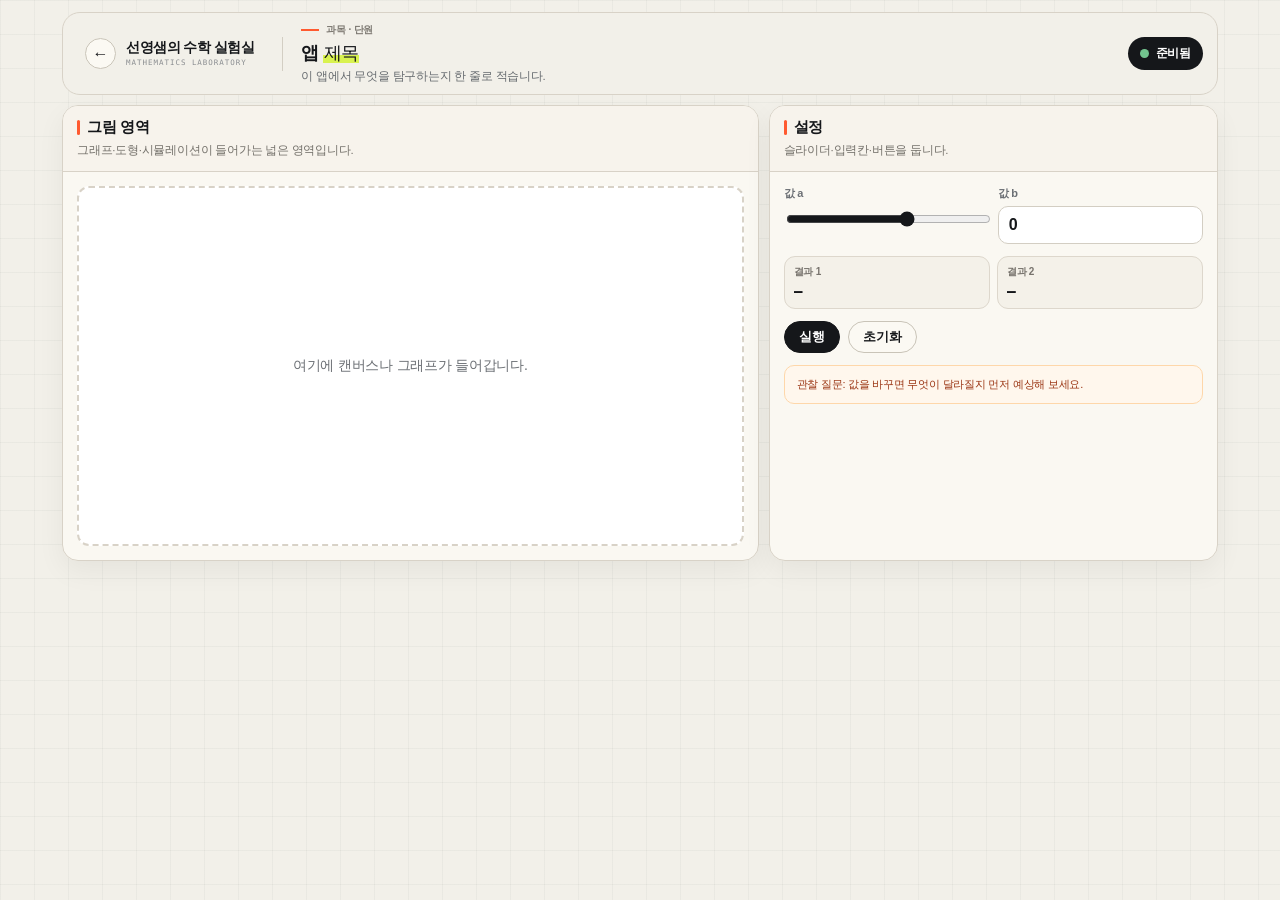
<file: app-template/index.html>
<!DOCTYPE html>
<html lang="ko">
<head>
<meta charset="UTF-8">
<meta name="viewport" content="width=device-width, initial-scale=1">
<title>앱 제목</title>
<!--
  ============================================================
  새 앱 기본 틀
  1) 이 폴더(app-template)를 복사해 영어 폴더 이름으로 바꿉니다. 예) probability
  2) 아래 "앱 제목", 상단 문구, "도구 전용" 영역만 바꿉니다.
  3) site-config.js의 TOOLS에 등록하면 홈페이지에 카드가 생깁니다.
  ※ Claude에게 맡길 때는 '연수가이드/02_프롬프트모음.md'의 [프롬프트 B]를 쓰세요.
  ============================================================
-->
<style>
  /* ===== 내 수학 실험실 공통 테마 =====
     이 :root 블록과 아래 "공통 셸" 영역은 모든 도구가 동일하게 유지합니다.
     도구별 CSS는 파일 아래쪽 "도구 전용" 영역에만 추가하세요. */
  :root{
    --bg:#f2f0e9;
    --panel:#fbf9f3;
    --panel-2:#f4f1e9;
    --line:#d8d2c7;
    --border-soft:#eee9df;
    --text:#15171a;
    --muted:#6b6f74;
    --faint:#9a958a;
    --accent:#ff5a30;
    --accent-weak:rgba(255,90,48,.14);
    --lime:#d9f24f;
    --shadow:0 10px 28px rgba(21,23,26,.055);
    --radius:16px;
  }
  *{box-sizing:border-box}
  html,body{margin:0}
  body{
    background:
      linear-gradient(rgba(21,23,26,.035) 1px, transparent 1px),
      linear-gradient(90deg, rgba(21,23,26,.035) 1px, transparent 1px),
      var(--bg);
    background-size:34px 34px;
    color:var(--text);
    font-family:Pretendard,"Apple SD Gothic Neo","Noto Sans KR",-apple-system,BlinkMacSystemFont,sans-serif;
    letter-spacing:-.015em;
    min-height:100vh;
    -webkit-font-smoothing:antialiased;
  }
  button,input,select{font:inherit;color:inherit}
  .num{font-family:ui-monospace,SFMono-Regular,Consolas,monospace;font-variant-numeric:tabular-nums;letter-spacing:-.01em}

  .app{width:100%;max-width:1180px;margin:0 auto;padding:12px;display:flex;flex-direction:column;gap:10px}

  /* ---- 공통 셸: 상단바 ---- */
  .topbar{
    min-height:72px;
    display:flex;
    gap:14px;
    justify-content:space-between;
    align-items:center;
    padding:10px 14px;
    background:rgba(242,240,233,.90);
    border:1px solid var(--line);
    border-radius:18px;
    backdrop-filter:blur(14px);
  }
  .brand-area{display:flex;align-items:center;gap:18px;min-width:0}
  .home-link{
    display:flex;align-items:center;gap:10px;flex:none;
    color:var(--text);text-decoration:none;
    padding:7px 10px 7px 8px;border-radius:12px;
    transition:background .18s ease;
  }
  .home-link:hover{background:#e7e3d9}
  .home-arrow{
    width:31px;height:31px;border:1px solid #c9c4b8;border-radius:50%;
    display:grid;place-items:center;font-size:16px;line-height:1;background:#fbf9f3;
  }
  .brand-copy{display:block;line-height:1.15}
  .brand-copy strong{display:block;font-size:14px;font-weight:800;letter-spacing:-.035em}
  .brand-copy small{
    display:block;margin-top:4px;color:#8a8d90;
    font-family:ui-monospace,SFMono-Regular,Consolas,monospace;
    font-size:7.5px;letter-spacing:.13em;white-space:nowrap;
  }
  .top-divider{width:1px;height:34px;background:#d3cec3;flex:none}
  .title-row{display:block;min-width:0}
  .eyebrow{
    display:flex;align-items:center;gap:7px;margin-bottom:4px;
    color:#7b7770;font-size:10px;font-weight:750;white-space:nowrap;
  }
  .eyebrow span{display:block;width:18px;height:2px;background:var(--accent)}
  h1{
    font-size:clamp(18px,1.25vw,24px);
    margin:0;
    font-weight:800;letter-spacing:-.04em;white-space:nowrap;
  }
  h1 em{
    font-style:normal;font-weight:500;
    background:linear-gradient(transparent 60%,var(--lime) 0);
    padding:0 .04em;
  }
  .subtitle{margin:4px 0 0;color:#666b6f;font-size:11.5px}
  .badge{
    display:inline-flex;align-items:center;gap:7px;flex:none;
    background:#15171a;color:#fff;border:0;
    border-radius:999px;padding:8px 12px;font-weight:700;font-size:12px;white-space:nowrap;
  }
  .dot{width:9px;height:9px;border-radius:50%;background:#73c48f}

  /* ---- 공통 셸: 패널 ----
     기본은 "넓은 그림 영역 + 좁은 설정 영역" 2단입니다.
     패널 수가 다르면 grid-template-columns만 바꾸고, 좁은 화면에서 1단으로
     떨어지는 @media (max-width:900px) 규칙은 남겨 두세요. */
  .workspace{display:grid;grid-template-columns:minmax(0,1.55fr) minmax(300px,1fr);gap:10px}
  .panel{
    min-width:0;
    display:flex;flex-direction:column;
    background:rgba(251,249,243,.96);
    border:1px solid var(--line);
    border-radius:var(--radius);
    box-shadow:var(--shadow);
    overflow:hidden;
  }
  .panel-head{
    flex:0 0 auto;
    padding:12px 14px;
    border-bottom:1px solid var(--line);
    background:rgba(247,244,236,.92);
  }
  .panel-title{
    font-size:15px;font-weight:800;letter-spacing:-.025em;
    position:relative;padding-left:10px;
  }
  .panel-title::before{
    content:"";position:absolute;left:0;top:.15em;bottom:.15em;
    width:3px;border-radius:3px;background:var(--accent);
  }
  .panel-desc{color:#74716b;font-size:11.5px;margin-top:5px;line-height:1.45}
  .panel-body{flex:1;min-height:0;padding:14px}

  /* ---- 공통 셸: 버튼 ---- */
  .btn{
    border:1px solid #c9c4b8;background:#fbf9f3;color:#15171a;
    border-radius:999px;font-weight:700;font-size:12.5px;
    padding:9px 14px;cursor:pointer;line-height:1;
    transition:background .15s ease,border-color .15s ease,transform .15s ease;
  }
  .btn:hover:not(:disabled){transform:translateY(-1px);border-color:#15171a;background:#f2efe6}
  .btn:disabled{opacity:.4;cursor:not-allowed;transform:none}
  .btn.primary{background:#15171a;color:#fff;border-color:#15171a}
  .btn.primary:hover:not(:disabled){background:#2b2e31}
  .btn.danger{color:#a73b2c}
  .btn.icon-btn{width:38px;height:38px;padding:0;border-radius:10px;font-size:18px;display:grid;place-items:center}

  /* ---- 공통 셸: 그림 영역 (캔버스·SVG) ---- */
  .chart-wrap{background:#fff;border:1px solid #e3ded4;border-radius:12px;overflow:hidden;position:relative}
  .chart-wrap canvas,.chart-wrap svg{display:block;width:100%;height:100%}

  /* ---- 공통 셸: 입력·지표·안내 (쓰지 않는 것은 지우세요) ---- */
  .controls{display:grid;grid-template-columns:repeat(2,minmax(0,1fr));gap:9px}
  .control{display:flex;flex-direction:column;gap:5px}
  .control label{font-size:11px;color:var(--muted);font-weight:800}
  .control input{
    width:100%;padding:9px 10px;font-weight:700;
    border:1px solid #d3cec3;background:#fff;color:var(--text);border-radius:10px;
  }
  .control input:focus{outline:3px solid rgba(217,242,79,.42);border-color:#9aa64b}
  .control input[type="range"]{
    padding:0;height:22px;border:0;border-radius:0;background:transparent;
    accent-color:#15171a;cursor:pointer;
  }
  .checkbox-control{
    justify-content:center;min-height:58px;padding:8px 10px;
    border:1px solid var(--line);background:var(--panel-2);border-radius:12px;
  }
  .checkbox-control label{display:flex;align-items:center;gap:8px;color:var(--text);cursor:pointer;font-size:11px}
  .checkbox-control input{width:17px;height:17px;padding:0;accent-color:#15171a;cursor:pointer}

  .metrics{display:grid;grid-template-columns:repeat(2,minmax(0,1fr));gap:7px}
  .metric{background:var(--panel-2);border:1px solid #ddd7cc;border-radius:11px;padding:8px 9px;min-width:0}
  .metric .label{color:#77736d;font-size:10px;font-weight:800;margin-bottom:3px}
  .metric .value{
    font-size:15px;font-weight:850;color:var(--text);
    font-variant-numeric:tabular-nums;
    overflow:hidden;text-overflow:ellipsis;white-space:nowrap;
  }

  .formula{
    background:#15171a;color:#f6f2e9;border:1px solid #15171a;border-radius:12px;
    padding:9px 10px;line-height:1.55;font-size:12px;
    font-family:ui-monospace,SFMono-Regular,Consolas,monospace;overflow:auto;
  }
  .note{
    padding:10px 12px;border-radius:10px;
    background:#fff7ed;border:1px solid #fed7aa;color:#9a3412;
    font-size:11px;line-height:1.5;
  }
  .note b{color:#7c2d12;font-weight:800}
  .status{min-height:19px;font-size:11px;line-height:1.4;font-weight:750;color:var(--muted)}
  .status.ok{color:#32724f}
  .status.error{color:#b44634}

  .legend{display:flex;flex-wrap:wrap;gap:6px 12px;align-items:center}
  .legend-item{display:flex;align-items:center;gap:6px;font-size:11px;color:var(--muted)}
  .legend-item i{width:11px;height:11px;border-radius:3px;flex:none}

  /* ---- 공통 셸: 반응형 (이 3개 블록은 그대로 유지) ----
     주의: .topbar에 align-items:stretch를 쓰면 알약 모양 .badge가
     줄바꿈된 제목 높이만큼 세로로 늘어나 거대한 원처럼 깨집니다. */
  @media (max-width:1080px){
    .brand-copy small{display:none}
    .brand-copy strong{font-size:13px}
    .top-divider{height:28px}
  }
  @media (max-width:900px){
    .workspace{grid-template-columns:1fr}
  }
  @media (max-width:820px){
    .topbar{align-items:flex-start}
    .brand-area{align-items:flex-start}
    .home-link{padding-left:2px}
    .top-divider{display:none}
    .brand-copy{display:none}
    .title-row{display:block}
    h1{white-space:normal}
    .eyebrow{white-space:normal}
    .badge{display:none}
  }
  @media (max-width:520px){
    .app{padding:7px}
    .topbar{border-radius:14px;padding:9px 10px}
    .home-arrow{width:34px;height:34px}
    h1{font-size:20px;line-height:1.25}
    .subtitle{font-size:11px;white-space:normal}
    .panel{border-radius:14px}
    .panel-head{padding:12px}
    .btn{min-height:40px}
    .controls{grid-template-columns:1fr}
  }


  /* ===== 도구 전용 CSS는 여기부터 ===== */
  .placeholder-box{
    min-height:360px;display:grid;place-items:center;text-align:center;
    color:var(--muted);font-size:14px;line-height:1.8;
    border:2px dashed var(--line);border-radius:12px;background:#fff;
  }
</style>
</head>
<body>
<div class="app">
  <div class="topbar">
    <div class="brand-area">
      <!-- 홈으로 돌아가는 링크: ../#tools 를 바꾸지 마세요 -->
      <a class="home-link" href="../#tools" aria-label="메인으로">
        <span class="home-arrow">←</span>
        <span class="brand-copy">
          <strong data-site="name">내 수학 실험실</strong>
          <small data-site="englishName">MATHEMATICS LABORATORY</small>
        </span>
      </a>
      <span class="top-divider" aria-hidden="true"></span>
      <div class="title-row">
        <div class="eyebrow"><span></span>과목 · 단원</div>
        <h1>앱 <em>제목</em></h1>
        <p class="subtitle">이 앱에서 무엇을 탐구하는지 한 줄로 적습니다.</p>
      </div>
    </div>
    <div class="badge"><span class="dot"></span><span id="stateBadge">준비됨</span></div>
  </div>

  <div class="workspace">
    <section class="panel">
      <div class="panel-head">
        <div class="panel-title">그림 영역</div>
        <div class="panel-desc">그래프·도형·시뮬레이션이 들어가는 넓은 영역입니다.</div>
      </div>
      <div class="panel-body">
        <div class="placeholder-box">여기에 캔버스나 그래프가 들어갑니다.</div>
      </div>
    </section>

    <section class="panel">
      <div class="panel-head">
        <div class="panel-title">설정</div>
        <div class="panel-desc">슬라이더·입력칸·버튼을 둡니다.</div>
      </div>
      <div class="panel-body" style="display:flex;flex-direction:column;gap:12px">
        <div class="controls">
          <div class="control">
            <label for="valueA">값 a</label>
            <input id="valueA" type="range" min="-5" max="5" step="0.5" value="1">
          </div>
          <div class="control">
            <label for="valueB">값 b</label>
            <input id="valueB" type="number" value="0">
          </div>
        </div>
        <div class="metrics">
          <div class="metric"><div class="label">결과 1</div><div class="value num">—</div></div>
          <div class="metric"><div class="label">결과 2</div><div class="value num">—</div></div>
        </div>
        <div style="display:flex;gap:8px;flex-wrap:wrap">
          <button class="btn primary" type="button">실행</button>
          <button class="btn" type="button">초기화</button>
        </div>
        <div class="note">관찰 질문: 값을 바꾸면 무엇이 달라질지 먼저 예상해 보세요.</div>
      </div>
    </section>
  </div>
</div>

<!-- 홈페이지 이름을 site-config.js에서 가져와 상단에 표시합니다 -->
<script src="../site-config.js"></script>
<script>
  if (typeof SITE !== "undefined") {
    document.querySelectorAll("[data-site]").forEach(el => {
      if (SITE[el.dataset.site]) el.textContent = SITE[el.dataset.site];
    });
  }
</script>
<script>
  // ===== 도구 전용 JavaScript는 여기부터 =====
</script>
<!-- 대구학습법 표시(선택): data-codes에 실천 지표 코드를 적고 주석을 푸세요.
<script src="../daegu-tags.js" data-codes="고02정보-07,고03비판-07"></script>
-->
</body>
</html>
</file>
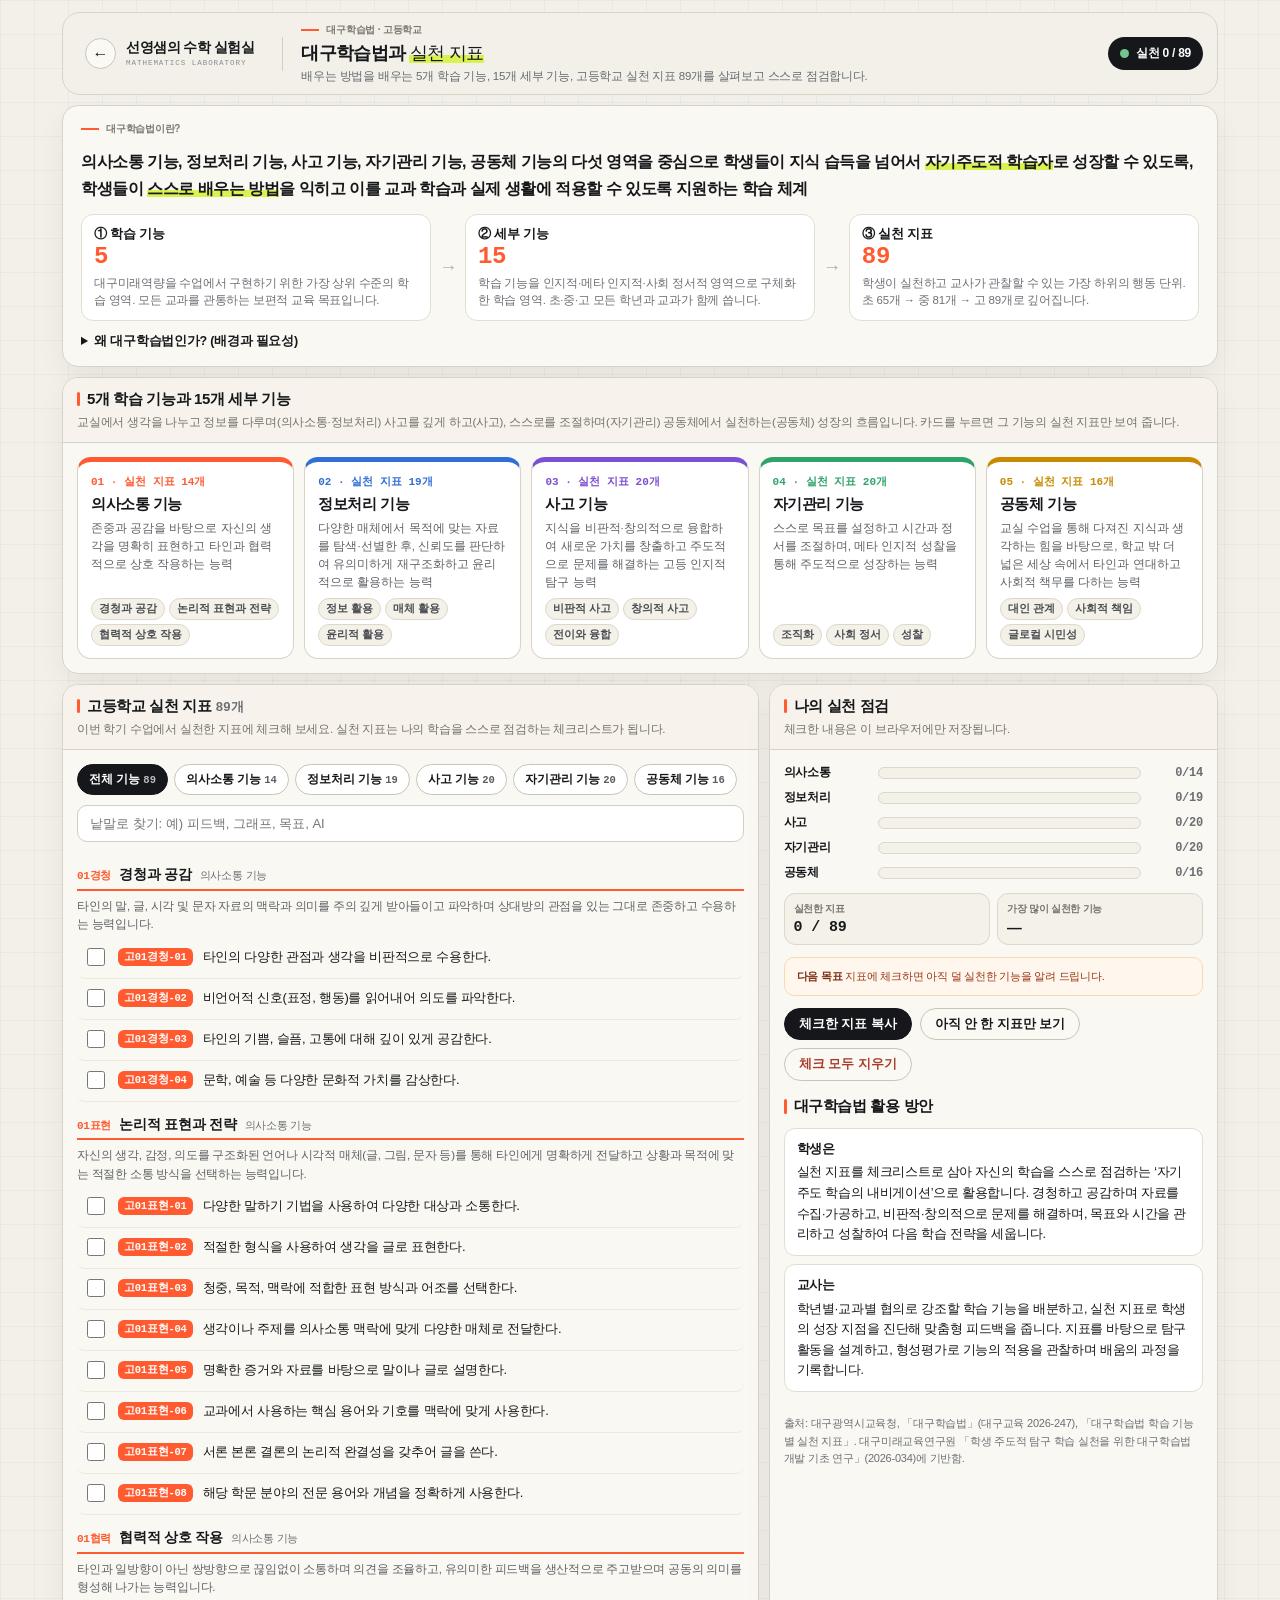
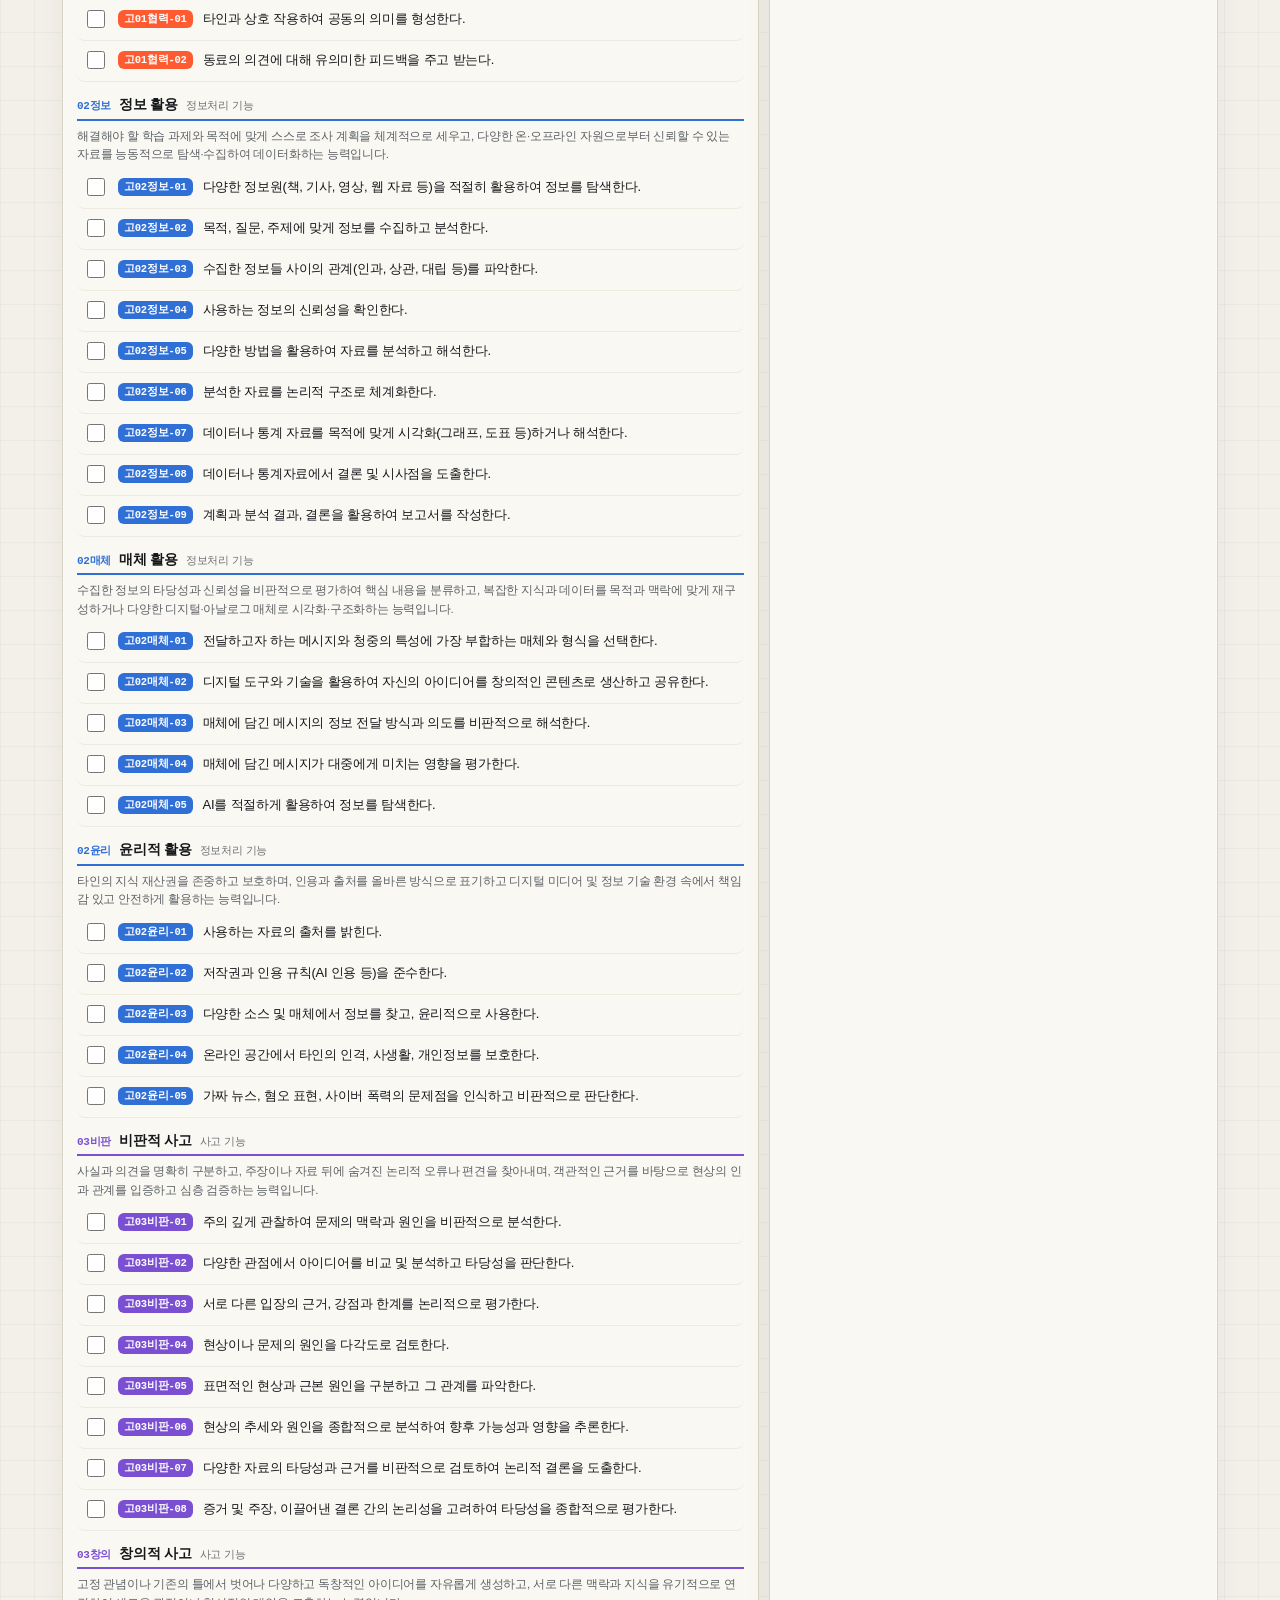
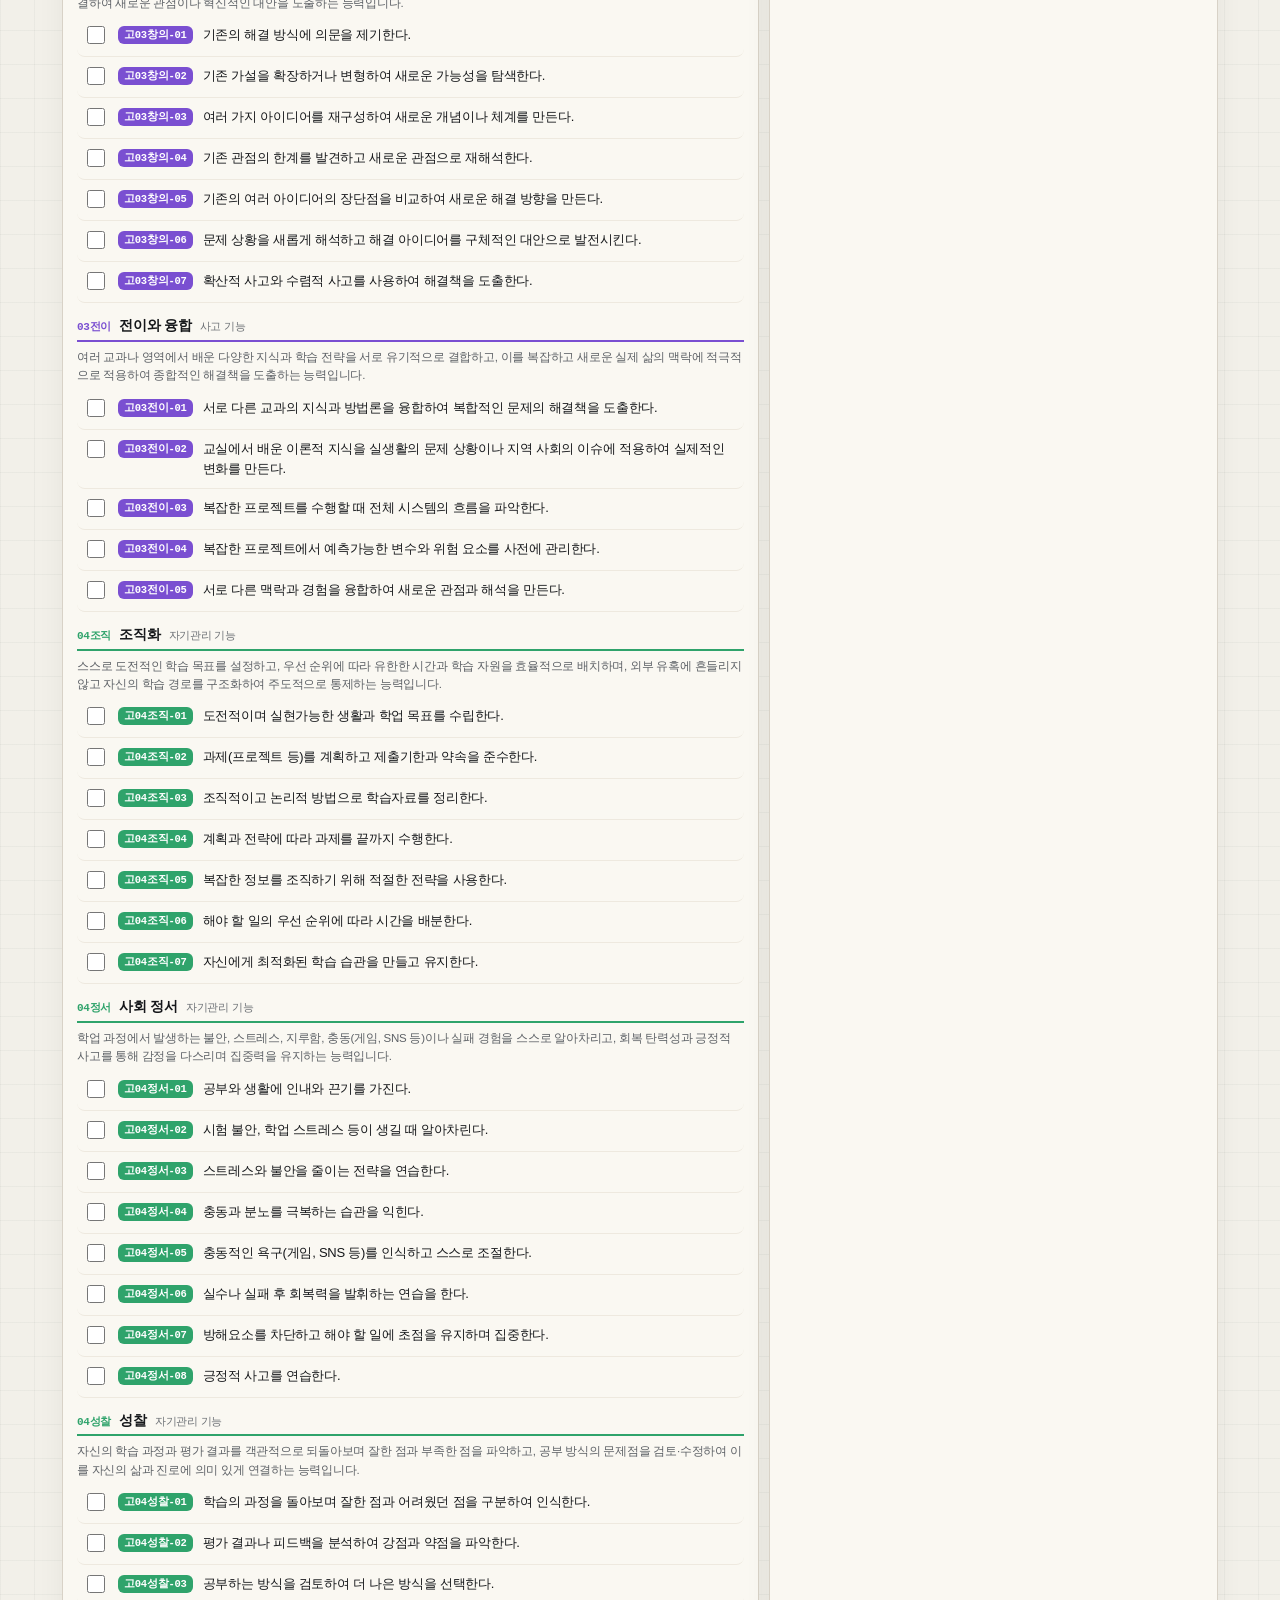
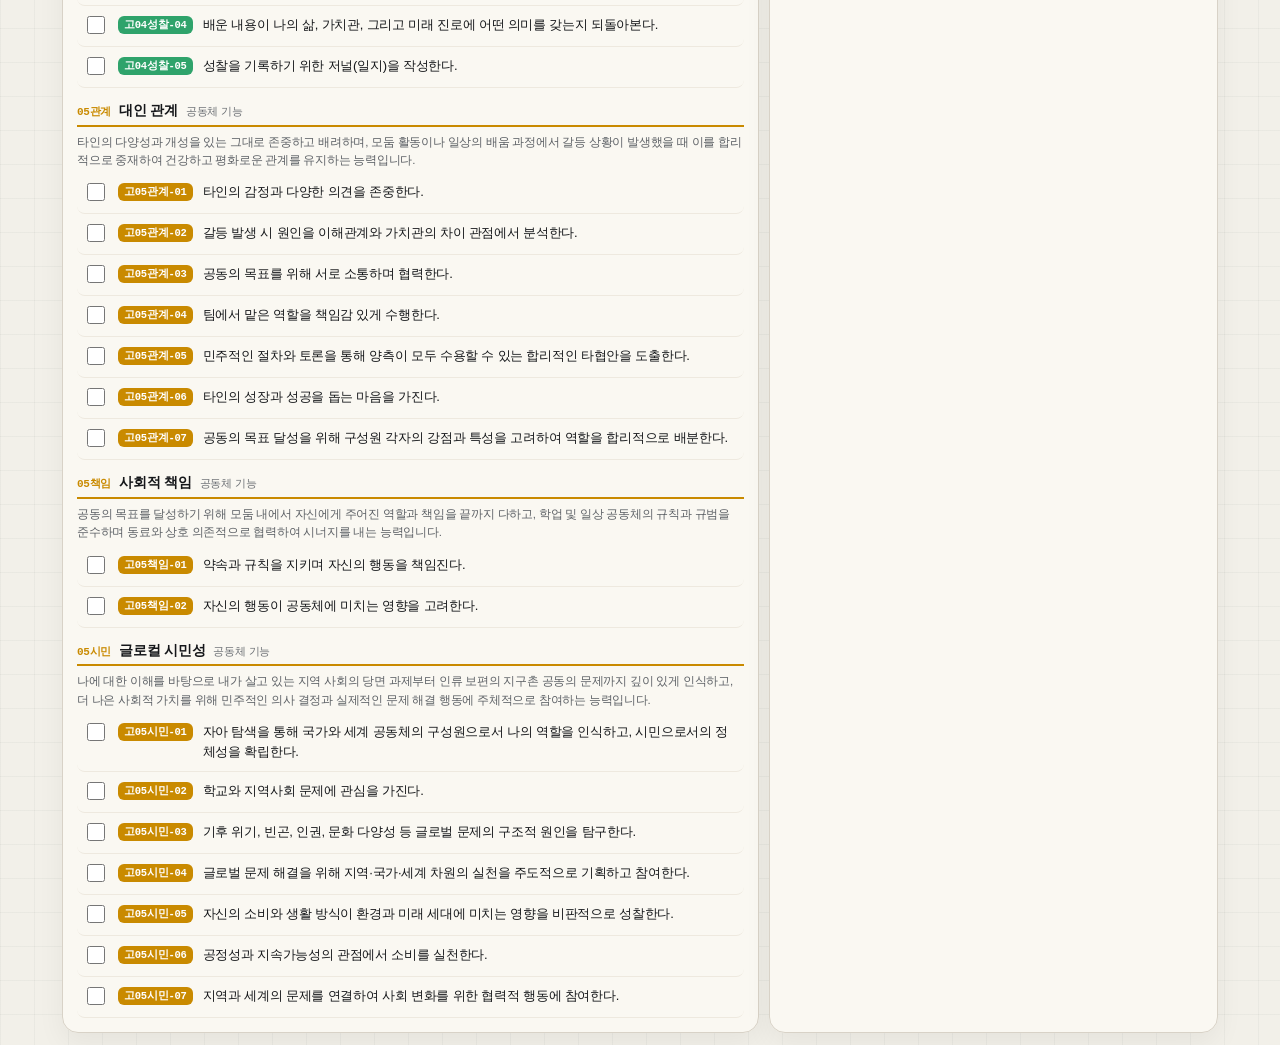
<file: daegu-learning/index.html>
<!DOCTYPE html>
<html lang="ko">
<head>
<meta charset="UTF-8">
<meta name="viewport" content="width=device-width, initial-scale=1">
<title>대구학습법 실천 지표</title>
<!--
  ============================================================
  새 앱 기본 틀
  1) 이 폴더(app-template)를 복사해 영어 폴더 이름으로 바꿉니다. 예) probability
  2) 아래 "앱 제목", 상단 문구, "도구 전용" 영역만 바꿉니다.
  3) site-config.js의 TOOLS에 등록하면 홈페이지에 카드가 생깁니다.
  ※ Claude에게 맡길 때는 '연수가이드/02_프롬프트모음.md'의 [프롬프트 B]를 쓰세요.
  ============================================================
-->
<style>
  /* ===== 내 수학 실험실 공통 테마 =====
     이 :root 블록과 아래 "공통 셸" 영역은 모든 도구가 동일하게 유지합니다.
     도구별 CSS는 파일 아래쪽 "도구 전용" 영역에만 추가하세요. */
  :root{
    --bg:#f2f0e9;
    --panel:#fbf9f3;
    --panel-2:#f4f1e9;
    --line:#d8d2c7;
    --border-soft:#eee9df;
    --text:#15171a;
    --muted:#6b6f74;
    --faint:#9a958a;
    --accent:#ff5a30;
    --accent-weak:rgba(255,90,48,.14);
    --lime:#d9f24f;
    --shadow:0 10px 28px rgba(21,23,26,.055);
    --radius:16px;
  }
  *{box-sizing:border-box}
  html,body{margin:0}
  body{
    background:
      linear-gradient(rgba(21,23,26,.035) 1px, transparent 1px),
      linear-gradient(90deg, rgba(21,23,26,.035) 1px, transparent 1px),
      var(--bg);
    background-size:34px 34px;
    color:var(--text);
    font-family:Pretendard,"Apple SD Gothic Neo","Noto Sans KR",-apple-system,BlinkMacSystemFont,sans-serif;
    letter-spacing:-.015em;
    min-height:100vh;
    -webkit-font-smoothing:antialiased;
  }
  button,input,select{font:inherit;color:inherit}
  .num{font-family:ui-monospace,SFMono-Regular,Consolas,monospace;font-variant-numeric:tabular-nums;letter-spacing:-.01em}

  .app{width:100%;max-width:1180px;margin:0 auto;padding:12px;display:flex;flex-direction:column;gap:10px}

  /* ---- 공통 셸: 상단바 ---- */
  .topbar{
    min-height:72px;
    display:flex;
    gap:14px;
    justify-content:space-between;
    align-items:center;
    padding:10px 14px;
    background:rgba(242,240,233,.90);
    border:1px solid var(--line);
    border-radius:18px;
    backdrop-filter:blur(14px);
  }
  .brand-area{display:flex;align-items:center;gap:18px;min-width:0}
  .home-link{
    display:flex;align-items:center;gap:10px;flex:none;
    color:var(--text);text-decoration:none;
    padding:7px 10px 7px 8px;border-radius:12px;
    transition:background .18s ease;
  }
  .home-link:hover{background:#e7e3d9}
  .home-arrow{
    width:31px;height:31px;border:1px solid #c9c4b8;border-radius:50%;
    display:grid;place-items:center;font-size:16px;line-height:1;background:#fbf9f3;
  }
  .brand-copy{display:block;line-height:1.15}
  .brand-copy strong{display:block;font-size:14px;font-weight:800;letter-spacing:-.035em}
  .brand-copy small{
    display:block;margin-top:4px;color:#8a8d90;
    font-family:ui-monospace,SFMono-Regular,Consolas,monospace;
    font-size:7.5px;letter-spacing:.13em;white-space:nowrap;
  }
  .top-divider{width:1px;height:34px;background:#d3cec3;flex:none}
  .title-row{display:block;min-width:0}
  .eyebrow{
    display:flex;align-items:center;gap:7px;margin-bottom:4px;
    color:#7b7770;font-size:10px;font-weight:750;white-space:nowrap;
  }
  .eyebrow span{display:block;width:18px;height:2px;background:var(--accent)}
  h1{
    font-size:clamp(18px,1.25vw,24px);
    margin:0;
    font-weight:800;letter-spacing:-.04em;white-space:nowrap;
  }
  h1 em{
    font-style:normal;font-weight:500;
    background:linear-gradient(transparent 60%,var(--lime) 0);
    padding:0 .04em;
  }
  .subtitle{margin:4px 0 0;color:#666b6f;font-size:11.5px}
  .badge{
    display:inline-flex;align-items:center;gap:7px;flex:none;
    background:#15171a;color:#fff;border:0;
    border-radius:999px;padding:8px 12px;font-weight:700;font-size:12px;white-space:nowrap;
  }
  .dot{width:9px;height:9px;border-radius:50%;background:#73c48f}

  /* ---- 공통 셸: 패널 ----
     기본은 "넓은 그림 영역 + 좁은 설정 영역" 2단입니다.
     패널 수가 다르면 grid-template-columns만 바꾸고, 좁은 화면에서 1단으로
     떨어지는 @media (max-width:900px) 규칙은 남겨 두세요. */
  .workspace{display:grid;grid-template-columns:minmax(0,1.55fr) minmax(300px,1fr);gap:10px}
  .panel{
    min-width:0;
    display:flex;flex-direction:column;
    background:rgba(251,249,243,.96);
    border:1px solid var(--line);
    border-radius:var(--radius);
    box-shadow:var(--shadow);
    overflow:hidden;
  }
  .panel-head{
    flex:0 0 auto;
    padding:12px 14px;
    border-bottom:1px solid var(--line);
    background:rgba(247,244,236,.92);
  }
  .panel-title{
    font-size:15px;font-weight:800;letter-spacing:-.025em;
    position:relative;padding-left:10px;
  }
  .panel-title::before{
    content:"";position:absolute;left:0;top:.15em;bottom:.15em;
    width:3px;border-radius:3px;background:var(--accent);
  }
  .panel-desc{color:#74716b;font-size:11.5px;margin-top:5px;line-height:1.45}
  .panel-body{flex:1;min-height:0;padding:14px}

  /* ---- 공통 셸: 버튼 ---- */
  .btn{
    border:1px solid #c9c4b8;background:#fbf9f3;color:#15171a;
    border-radius:999px;font-weight:700;font-size:12.5px;
    padding:9px 14px;cursor:pointer;line-height:1;
    transition:background .15s ease,border-color .15s ease,transform .15s ease;
  }
  .btn:hover:not(:disabled){transform:translateY(-1px);border-color:#15171a;background:#f2efe6}
  .btn:disabled{opacity:.4;cursor:not-allowed;transform:none}
  .btn.primary{background:#15171a;color:#fff;border-color:#15171a}
  .btn.primary:hover:not(:disabled){background:#2b2e31}
  .btn.danger{color:#a73b2c}
  .btn.icon-btn{width:38px;height:38px;padding:0;border-radius:10px;font-size:18px;display:grid;place-items:center}

  /* ---- 공통 셸: 그림 영역 (캔버스·SVG) ---- */
  .chart-wrap{background:#fff;border:1px solid #e3ded4;border-radius:12px;overflow:hidden;position:relative}
  .chart-wrap canvas,.chart-wrap svg{display:block;width:100%;height:100%}

  /* ---- 공통 셸: 입력·지표·안내 (쓰지 않는 것은 지우세요) ---- */
  .controls{display:grid;grid-template-columns:repeat(2,minmax(0,1fr));gap:9px}
  .control{display:flex;flex-direction:column;gap:5px}
  .control label{font-size:11px;color:var(--muted);font-weight:800}
  .control input{
    width:100%;padding:9px 10px;font-weight:700;
    border:1px solid #d3cec3;background:#fff;color:var(--text);border-radius:10px;
  }
  .control input:focus{outline:3px solid rgba(217,242,79,.42);border-color:#9aa64b}
  .control input[type="range"]{
    padding:0;height:22px;border:0;border-radius:0;background:transparent;
    accent-color:#15171a;cursor:pointer;
  }
  .checkbox-control{
    justify-content:center;min-height:58px;padding:8px 10px;
    border:1px solid var(--line);background:var(--panel-2);border-radius:12px;
  }
  .checkbox-control label{display:flex;align-items:center;gap:8px;color:var(--text);cursor:pointer;font-size:11px}
  .checkbox-control input{width:17px;height:17px;padding:0;accent-color:#15171a;cursor:pointer}

  .metrics{display:grid;grid-template-columns:repeat(2,minmax(0,1fr));gap:7px}
  .metric{background:var(--panel-2);border:1px solid #ddd7cc;border-radius:11px;padding:8px 9px;min-width:0}
  .metric .label{color:#77736d;font-size:10px;font-weight:800;margin-bottom:3px}
  .metric .value{
    font-size:15px;font-weight:850;color:var(--text);
    font-variant-numeric:tabular-nums;
    overflow:hidden;text-overflow:ellipsis;white-space:nowrap;
  }

  .formula{
    background:#15171a;color:#f6f2e9;border:1px solid #15171a;border-radius:12px;
    padding:9px 10px;line-height:1.55;font-size:12px;
    font-family:ui-monospace,SFMono-Regular,Consolas,monospace;overflow:auto;
  }
  .note{
    padding:10px 12px;border-radius:10px;
    background:#fff7ed;border:1px solid #fed7aa;color:#9a3412;
    font-size:11px;line-height:1.5;
  }
  .note b{color:#7c2d12;font-weight:800}
  .status{min-height:19px;font-size:11px;line-height:1.4;font-weight:750;color:var(--muted)}
  .status.ok{color:#32724f}
  .status.error{color:#b44634}

  .legend{display:flex;flex-wrap:wrap;gap:6px 12px;align-items:center}
  .legend-item{display:flex;align-items:center;gap:6px;font-size:11px;color:var(--muted)}
  .legend-item i{width:11px;height:11px;border-radius:3px;flex:none}

  /* ---- 공통 셸: 반응형 (이 3개 블록은 그대로 유지) ----
     주의: .topbar에 align-items:stretch를 쓰면 알약 모양 .badge가
     줄바꿈된 제목 높이만큼 세로로 늘어나 거대한 원처럼 깨집니다. */
  @media (max-width:1080px){
    .brand-copy small{display:none}
    .brand-copy strong{font-size:13px}
    .top-divider{height:28px}
  }
  @media (max-width:900px){
    .workspace{grid-template-columns:1fr}
  }
  @media (max-width:820px){
    .topbar{align-items:flex-start}
    .brand-area{align-items:flex-start}
    .home-link{padding-left:2px}
    .top-divider{display:none}
    .brand-copy{display:none}
    .title-row{display:block}
    h1{white-space:normal}
    .eyebrow{white-space:normal}
    .badge{display:none}
  }
  @media (max-width:520px){
    .app{padding:7px}
    .topbar{border-radius:14px;padding:9px 10px}
    .home-arrow{width:34px;height:34px}
    h1{font-size:20px;line-height:1.25}
    .subtitle{font-size:11px;white-space:normal}
    .panel{border-radius:14px}
    .panel-head{padding:12px}
    .btn{min-height:40px}
    .controls{grid-template-columns:1fr}
  }


  /* ===== 도구 전용 CSS는 여기부터 ===== */
  .hero{padding:16px 18px;background:rgba(251,249,243,.96);border:1px solid var(--line);border-radius:var(--radius);box-shadow:var(--shadow);display:flex;flex-direction:column;gap:12px}
  .def{font-size:16px;line-height:1.7;font-weight:700;letter-spacing:-.03em;margin:0}
  .def mark{background:linear-gradient(transparent 58%,var(--lime) 0);color:inherit}
  .tiers{display:grid;grid-template-columns:1fr auto 1fr auto 1fr;gap:8px;align-items:stretch}
  .tier{background:#fff;border:1px solid #e3ded4;border-radius:12px;padding:10px 12px}
  .tier b{display:block;font-size:13px}
  .tier .big{font-family:ui-monospace,Consolas,monospace;font-size:24px;font-weight:900;color:var(--accent);line-height:1.2}
  .tier small{display:block;font-size:11.5px;color:var(--muted);line-height:1.5;margin-top:3px}
  .arrow{display:grid;place-items:center;font-size:18px;color:#b2ada2}
  details.explain summary{cursor:pointer;font-weight:800;font-size:12.5px}
  details.explain ul{margin:8px 0 0;padding-left:1.2em;font-size:12.5px;line-height:1.7;color:#3d4044}
  .skills{display:grid;grid-template-columns:repeat(5,minmax(0,1fr));gap:10px}
  .skill{text-align:left;border:1px solid var(--line);background:#fff;border-radius:14px;padding:12px 13px;cursor:pointer;
         display:flex;flex-direction:column;gap:6px;border-top:5px solid var(--c);transition:transform .15s,border-color .15s}
  .skill:hover{transform:translateY(-1px);border-color:#15171a;border-top-color:var(--c)}
  .skill.on{box-shadow:0 0 0 2px var(--c)}
  .skill .no{font-family:ui-monospace,Consolas,monospace;font-size:11px;font-weight:900;color:var(--c)}
  .skill .t{font-weight:900;font-size:15px;letter-spacing:-.03em}
  .skill .d{font-size:11.5px;color:#5d6166;line-height:1.55}
  .skill .subs{display:flex;flex-wrap:wrap;gap:4px;margin-top:auto}
  .tag{font-size:10.5px;font-weight:800;padding:3px 7px;border-radius:999px;background:var(--panel-2);border:1px solid #ddd7cc;color:#4a4d52}
  .chips{display:flex;gap:6px;flex-wrap:wrap}
  .chip{border:1px solid #c9c4b8;background:#fff;border-radius:999px;padding:6px 11px;font-size:12px;font-weight:700;cursor:pointer}
  .chip.on{background:#15171a;color:#fff;border-color:#15171a}
  .chip .n{font-family:ui-monospace,Consolas,monospace;font-size:10.5px;opacity:.7;margin-left:3px}
  .search{width:100%;padding:10px 12px;border:1px solid #d3cec3;border-radius:10px;background:#fff;font:inherit;font-size:13px}
  .grp{margin-top:6px}
  .grp-h{display:flex;gap:8px;align-items:baseline;flex-wrap:wrap;padding:8px 0 4px;border-bottom:2px solid var(--c)}
  .grp-h b{font-size:14px}
  .grp-h .code{font-family:ui-monospace,Consolas,monospace;font-size:11px;color:var(--c);font-weight:900}
  .grp-d{font-size:11.5px;color:#5d6166;line-height:1.6;margin:6px 0 4px}
  .ind{display:flex;gap:10px;align-items:flex-start;padding:9px 6px;border-bottom:1px solid var(--border-soft);cursor:pointer;border-radius:8px}
  .ind:hover{background:#fbf9f3}
  .ind input{width:18px;height:18px;accent-color:#15171a;flex:none;margin-top:1px;cursor:pointer}
  .ind .code{font-family:ui-monospace,Consolas,monospace;font-size:10.5px;font-weight:800;color:#fff;background:var(--c);border-radius:6px;padding:2px 6px;flex:none;margin-top:1px;white-space:nowrap}
  .ind .txt{font-size:13px;line-height:1.55}
  .ind.done .txt{color:#6b6f74}
  .meter{display:grid;grid-template-columns:86px 1fr 54px;gap:8px;align-items:center;font-size:12px;font-weight:700}
  .meter .tr{height:12px;border-radius:6px;background:var(--panel-2);border:1px solid #ddd7cc;overflow:hidden}
  .meter .fl{height:100%;background:var(--c);transition:width .2s}
  .meter .v{font-family:ui-monospace,Consolas,monospace;text-align:right;color:var(--muted)}
  .use{display:grid;gap:8px}
  .use div{background:#fff;border:1px solid #e3ded4;border-radius:11px;padding:10px 12px;font-size:12.5px;line-height:1.65}
  .use b{display:block;margin-bottom:3px}
  .src{font-size:11px;color:var(--muted);line-height:1.6}
  .toast{position:fixed;left:50%;bottom:24px;transform:translateX(-50%);background:#15171a;color:#fff;padding:10px 16px;border-radius:999px;font-size:13px;font-weight:700;z-index:50}
  .empty{padding:18px;text-align:center;color:var(--muted);font-size:13px}
  @media (max-width:1080px){ .skills{grid-template-columns:repeat(3,minmax(0,1fr))} }
  @media (max-width:700px){
    .skills{grid-template-columns:repeat(2,minmax(0,1fr))}
    .tiers{grid-template-columns:1fr}
    .arrow{transform:rotate(90deg);height:18px}
  }
  @media (max-width:420px){ .skills{grid-template-columns:1fr} }
</style>
</head>
<body>
<div class="app">
  <div class="topbar">
    <div class="brand-area">
      <!-- 홈으로 돌아가는 링크: ../#tools 를 바꾸지 마세요 -->
      <a class="home-link" href="../#tools" aria-label="메인으로">
        <span class="home-arrow">←</span>
        <span class="brand-copy">
          <strong data-site="name">내 수학 실험실</strong>
          <small data-site="englishName">MATHEMATICS LABORATORY</small>
        </span>
      </a>
      <span class="top-divider" aria-hidden="true"></span>
      <div class="title-row">
        <div class="eyebrow"><span></span>대구학습법 · 고등학교</div>
        <h1>대구학습법과 <em>실천 지표</em></h1>
        <p class="subtitle">배우는 방법을 배우는 5개 학습 기능, 15개 세부 기능, 고등학교 실천 지표 89개를 살펴보고 스스로 점검합니다.</p>
      </div>
    </div>
    <div class="badge"><span class="dot"></span><span id="stateBadge">실천 0 / 89</span></div>
  </div>

  <!-- 1. 대구학습법이란? -->
  <section class="hero">
    <div class="eyebrow" style="margin:0"><span></span>대구학습법이란?</div>
    <p class="def">의사소통 기능, 정보처리 기능, 사고 기능, 자기관리 기능, 공동체 기능의 다섯 영역을 중심으로 학생들이 지식 습득을 넘어서 <mark>자기주도적 학습자</mark>로 성장할 수 있도록, 학생들이 <mark>스스로 배우는 방법</mark>을 익히고 이를 교과 학습과 실제 생활에 적용할 수 있도록 지원하는 학습 체계</p>
    <div class="tiers" aria-label="대구학습법의 3단계 구조">
      <div class="tier"><b>① 학습 기능</b><span class="big">5</span><small>대구미래역량을 수업에서 구현하기 위한 가장 상위 수준의 학습 영역. 모든 교과를 관통하는 보편적 교육 목표입니다.</small></div>
      <div class="arrow" aria-hidden="true">→</div>
      <div class="tier"><b>② 세부 기능</b><span class="big">15</span><small>학습 기능을 인지적·메타 인지적·사회 정서적 영역으로 구체화한 학습 영역. 초·중·고 모든 학년과 교과가 함께 씁니다.</small></div>
      <div class="arrow" aria-hidden="true">→</div>
      <div class="tier"><b>③ 실천 지표</b><span class="big">89</span><small>학생이 실천하고 교사가 관찰할 수 있는 가장 하위의 행동 단위. 초 65개 → 중 81개 → 고 89개로 깊어집니다.</small></div>
    </div>
    <details class="explain">
      <summary>왜 대구학습법인가? (배경과 필요성)</summary>
      <ul>
        <li>기후 위기, 글로벌 갈등, 생성형 AI로 대표되는 변동성·불확실성·복잡성·모호성(VUCA)의 시대에는 지식을 암기하고 재현하는 교육만으로는 한계가 있습니다.</li>
        <li>OECD, UNESCO 등 국제기구는 학습 과정을 스스로 점검하고 조절하는 ‘배우는 방법 배우기’를 공교육의 최우선 과제로 강조합니다.</li>
        <li>대구는 프로젝트 기반 학습(PBL), 국제 바칼로레아(IB, 2019년~), 대구미래학교 운영 경험을 바탕으로 모든 학교의 학생이 질 높은 학습 경험을 누릴 수 있도록 핵심 학습 기능을 마련했습니다.</li>
        <li>대구 초·중·고 학생과 교원 20,416명 요구도 조사에서 일반학교 교원은 자기주도학습 지도의 필요성에 평균 4.58 이상, 일반학교 학생은 학습법의 필요성에 평균 4.12로 응답했습니다.</li>
        <li>지식이 학습 내용으로서의 ‘무엇’이라면, 기능은 이를 활용하고 만들어 내는 ‘어떻게’입니다. 대구학습법은 학교의 배움이 삶의 문제 해결로 이어지는 ‘전이’를 돕습니다.</li>
      </ul>
    </details>
  </section>

  <!-- 2. 5개 학습 기능 -->
  <section class="panel">
    <div class="panel-head">
      <div class="panel-title">5개 학습 기능과 15개 세부 기능</div>
      <div class="panel-desc">교실에서 생각을 나누고 정보를 다루며(의사소통·정보처리) 사고를 깊게 하고(사고), 스스로를 조절하며(자기관리) 공동체에서 실천하는(공동체) 성장의 흐름입니다. 카드를 누르면 그 기능의 실천 지표만 보여 줍니다.</div>
    </div>
    <div class="panel-body"><div class="skills" id="skills"></div></div>
  </section>

  <!-- 3. 실천 지표 + 나의 점검 -->
  <div class="workspace" id="indicators">
    <section class="panel">
      <div class="panel-head">
        <div class="panel-title">고등학교 실천 지표 <span id="cnt" class="num" style="color:var(--muted);font-size:13px"></span></div>
        <div class="panel-desc">이번 학기 수업에서 실천한 지표에 체크해 보세요. 실천 지표는 나의 학습을 스스로 점검하는 체크리스트가 됩니다.</div>
      </div>
      <div class="panel-body" style="display:flex;flex-direction:column;gap:10px">
        <div class="chips" id="fSkill"></div>
        <div class="chips" id="fSub"></div>
        <input class="search" id="q" type="search" placeholder="낱말로 찾기: 예) 피드백, 그래프, 목표, AI" aria-label="실천 지표 검색">
        <div id="list"></div>
      </div>
    </section>

    <section class="panel">
      <div class="panel-head">
        <div class="panel-title">나의 실천 점검</div>
        <div class="panel-desc">체크한 내용은 이 브라우저에만 저장됩니다.</div>
      </div>
      <div class="panel-body" style="display:flex;flex-direction:column;gap:12px">
        <div id="meters" style="display:flex;flex-direction:column;gap:8px"></div>
        <div class="metrics">
          <div class="metric"><div class="label">실천한 지표</div><div class="value num" id="mDone">0 / 89</div></div>
          <div class="metric"><div class="label">가장 많이 실천한 기능</div><div class="value" id="mBest">—</div></div>
        </div>
        <div class="note" id="tip"><b>다음 목표</b> 지표에 체크하면 아직 덜 실천한 기능을 알려 드립니다.</div>
        <div style="display:flex;gap:8px;flex-wrap:wrap">
          <button class="btn primary" id="copyBtn" type="button">체크한 지표 복사</button>
          <button class="btn" id="onlyBtn" type="button">아직 안 한 지표만 보기</button>
          <button class="btn danger" id="clearBtn" type="button">체크 모두 지우기</button>
        </div>

        <div class="panel-title" style="margin-top:4px">대구학습법 활용 방안</div>
        <div class="use">
          <div><b>학생은</b>실천 지표를 체크리스트로 삼아 자신의 학습을 스스로 점검하는 ‘자기주도 학습의 내비게이션’으로 활용합니다. 경청하고 공감하며 자료를 수집·가공하고, 비판적·창의적으로 문제를 해결하며, 목표와 시간을 관리하고 성찰하여 다음 학습 전략을 세웁니다.</div>
          <div><b>교사는</b>학년별·교과별 협의로 강조할 학습 기능을 배분하고, 실천 지표로 학생의 성장 지점을 진단해 맞춤형 피드백을 줍니다. 지표를 바탕으로 탐구 활동을 설계하고, 형성평가로 기능의 적용을 관찰하며 배움의 과정을 기록합니다.</div>
        </div>
        <p class="src">출처: 대구광역시교육청, 「대구학습법」(대구교육 2026-247), 「대구학습법 학습 기능별 실천 지표」. 대구미래교육연구원 「학생 주도적 탐구 학습 실천을 위한 대구학습법 개발 기초 연구」(2026-034)에 기반함.</p>
      </div>
    </section>
  </div>
</div>

<!-- 홈페이지 이름을 site-config.js에서 가져와 상단에 표시합니다 -->
<script src="../site-config.js"></script>
<script>
  if (typeof SITE !== "undefined") {
    document.querySelectorAll("[data-site]").forEach(el => {
      if (SITE[el.dataset.site]) el.textContent = SITE[el.dataset.site];
    });
  }
</script>
<script>
  // ===== 도구 전용 JavaScript는 여기부터 =====
  const SKILLS = [
    { no: "01", name: "의사소통 기능", c: "#ff5a30",
      d: "존중과 공감을 바탕으로 자신의 생각을 명확히 표현하고 타인과 협력적으로 상호 작용하는 능력",
      teach: "교사는 토의·토론, 발표, 협력 과제 등 다양한 의사소통 활동을 설계하고, 학생이 존중과 공감을 기반으로 효과적으로 소통할 수 있도록 지원합니다.",
      subs: [
        ["경청", "경청과 공감", "타인의 말, 글, 시각 및 문자 자료의 맥락과 의미를 주의 깊게 받아들이고 파악하며 상대방의 관점을 있는 그대로 존중하고 수용하는 능력입니다."],
        ["표현", "논리적 표현과 전략", "자신의 생각, 감정, 의도를 구조화된 언어나 시각적 매체(글, 그림, 문자 등)를 통해 타인에게 명확하게 전달하고 상황과 목적에 맞는 적절한 소통 방식을 선택하는 능력입니다."],
        ["협력", "협력적 상호 작용", "타인과 일방향이 아닌 쌍방향으로 끊임없이 소통하며 의견을 조율하고, 유의미한 피드백을 생산적으로 주고받으며 공동의 의미를 형성해 나가는 능력입니다."]] },
    { no: "02", name: "정보처리 기능", c: "#2f6fd6",
      d: "다양한 매체에서 목적에 맞는 자료를 탐색·선별한 후, 신뢰도를 판단하여 유의미하게 재구조화하고 윤리적으로 활용하는 능력",
      teach: "교사는 학생들이 자료의 신뢰성과 타당성을 검토하도록 지도하고, 정보의 윤리적 활용 능력과 데이터 기반 사고를 동시에 기를 수 있도록 지원합니다.",
      subs: [
        ["정보", "정보 활용", "해결해야 할 학습 과제와 목적에 맞게 스스로 조사 계획을 체계적으로 세우고, 다양한 온·오프라인 자원으로부터 신뢰할 수 있는 자료를 능동적으로 탐색·수집하여 데이터화하는 능력입니다."],
        ["매체", "매체 활용", "수집한 정보의 타당성과 신뢰성을 비판적으로 평가하여 핵심 내용을 분류하고, 복잡한 지식과 데이터를 목적과 맥락에 맞게 재구성하거나 다양한 디지털·아날로그 매체로 시각화·구조화하는 능력입니다."],
        ["윤리", "윤리적 활용", "타인의 지식 재산권을 존중하고 보호하며, 인용과 출처를 올바른 방식으로 표기하고 디지털 미디어 및 정보 기술 환경 속에서 책임감 있고 안전하게 활용하는 능력입니다."]] },
    { no: "03", name: "사고 기능", c: "#7a4fd1",
      d: "지식을 비판적·창의적으로 융합하여 새로운 가치를 창출하고 주도적으로 문제를 해결하는 고등 인지적 탐구 능력",
      teach: "교사는 학생이 스스로 사고의 흐름을 점검하고 생각을 정교화할 수 있도록 질문, 토의, 시각화 등의 전략을 활용하여 사고의 확장을 적극적으로 지원합니다.",
      subs: [
        ["비판", "비판적 사고", "사실과 의견을 명확히 구분하고, 주장이나 자료 뒤에 숨겨진 논리적 오류나 편견을 찾아내며, 객관적인 근거를 바탕으로 현상의 인과 관계를 입증하고 심층 검증하는 능력입니다."],
        ["창의", "창의적 사고", "고정 관념이나 기존의 틀에서 벗어나 다양하고 독창적인 아이디어를 자유롭게 생성하고, 서로 다른 맥락과 지식을 유기적으로 연결하여 새로운 관점이나 혁신적인 대안을 도출하는 능력입니다."],
        ["전이", "전이와 융합", "여러 교과나 영역에서 배운 다양한 지식과 학습 전략을 서로 유기적으로 결합하고, 이를 복잡하고 새로운 실제 삶의 맥락에 적극적으로 적용하여 종합적인 해결책을 도출하는 능력입니다."]] },
    { no: "04", name: "자기관리 기능", c: "#2fa36b",
      d: "스스로 목표를 설정하고 시간과 정서를 조절하며, 메타 인지적 성찰을 통해 주도적으로 성장하는 능력",
      teach: "교사는 정서 지원, 마음 교육, 학습 포트폴리오, 자기 평가, 목표 설정 활동 등을 활용하여 학생이 주도적으로 학습을 관리하고 회복 탄력성을 기를 수 있도록 지원합니다.",
      subs: [
        ["조직", "조직화", "스스로 도전적인 학습 목표를 설정하고, 우선 순위에 따라 유한한 시간과 학습 자원을 효율적으로 배치하며, 외부 유혹에 흔들리지 않고 자신의 학습 경로를 구조화하여 주도적으로 통제하는 능력입니다."],
        ["정서", "사회 정서", "학업 과정에서 발생하는 불안, 스트레스, 지루함, 충동(게임, SNS 등)이나 실패 경험을 스스로 알아차리고, 회복 탄력성과 긍정적 사고를 통해 감정을 다스리며 집중력을 유지하는 능력입니다."],
        ["성찰", "성찰", "자신의 학습 과정과 평가 결과를 객관적으로 되돌아보며 잘한 점과 부족한 점을 파악하고, 공부 방식의 문제점을 검토·수정하여 이를 자신의 삶과 진로에 의미 있게 연결하는 능력입니다."]] },
    { no: "05", name: "공동체 기능", c: "#c98a00",
      d: "교실 수업을 통해 다져진 지식과 생각하는 힘을 바탕으로, 학교 밖 더 넓은 세상 속에서 타인과 연대하고 사회적 책무를 다하는 능력",
      teach: "교사는 협동 학습, 지역 연계 프로젝트 등 공동체 기반의 수업을 설계하여 학생들이 민주적 의사 결정과 책임 있는 참여를 경험하도록 적극적으로 돕습니다.",
      subs: [
        ["관계", "대인 관계", "타인의 다양성과 개성을 있는 그대로 존중하고 배려하며, 모둠 활동이나 일상의 배움 과정에서 갈등 상황이 발생했을 때 이를 합리적으로 중재하여 건강하고 평화로운 관계를 유지하는 능력입니다."],
        ["책임", "사회적 책임", "공동의 목표를 달성하기 위해 모둠 내에서 자신에게 주어진 역할과 책임을 끝까지 다하고, 학업 및 일상 공동체의 규칙과 규범을 준수하며 동료와 상호 의존적으로 협력하여 시너지를 내는 능력입니다."],
        ["시민", "글로컬 시민성", "나에 대한 이해를 바탕으로 내가 살고 있는 지역 사회의 당면 과제부터 인류 보편의 지구촌 공동의 문제까지 깊이 있게 인식하고, 더 나은 사회적 가치를 위해 민주적인 의사 결정과 실제적인 문제 해결 행동에 주체적으로 참여하는 능력입니다."]] }
  ];
  /* 「대구학습법 학습 기능별 실천 지표」 고등학교 89개 */
  const IND = [["고01경청-01", "타인의 다양한 관점과 생각을 비판적으로 수용한다."],
    ["고01경청-02", "비언어적 신호(표정, 행동)를 읽어내어 의도를 파악한다."],
    ["고01경청-03", "타인의 기쁨, 슬픔, 고통에 대해 깊이 있게 공감한다."],
    ["고01경청-04", "문학, 예술 등 다양한 문화적 가치를 감상한다."],
    ["고01표현-01", "다양한 말하기 기법을 사용하여 다양한 대상과 소통한다."],
    ["고01표현-02", "적절한 형식을 사용하여 생각을 글로 표현한다."],
    ["고01표현-03", "청중, 목적, 맥락에 적합한 표현 방식과 어조를 선택한다."],
    ["고01표현-04", "생각이나 주제를 의사소통 맥락에 맞게 다양한 매체로 전달한다."],
    ["고01표현-05", "명확한 증거와 자료를 바탕으로 말이나 글로 설명한다."],
    ["고01표현-06", "교과에서 사용하는 핵심 용어와 기호를 맥락에 맞게 사용한다."],
    ["고01표현-07", "서론 본론 결론의 논리적 완결성을 갖추어 글을 쓴다."],
    ["고01표현-08", "해당 학문 분야의 전문 용어와 개념을 정확하게 사용한다."],
    ["고01협력-01", "타인과 상호 작용하여 공동의 의미를 형성한다."],
    ["고01협력-02", "동료의 의견에 대해 유의미한 피드백을 주고 받는다."],
    ["고02정보-01", "다양한 정보원(책, 기사, 영상, 웹 자료 등)을 적절히 활용하여 정보를 탐색한다."],
    ["고02정보-02", "목적, 질문, 주제에 맞게 정보를 수집하고 분석한다."],
    ["고02정보-03", "수집한 정보들 사이의 관계(인과, 상관, 대립 등)를 파악한다."],
    ["고02정보-04", "사용하는 정보의 신뢰성을 확인한다."],
    ["고02정보-05", "다양한 방법을 활용하여 자료를 분석하고 해석한다."],
    ["고02정보-06", "분석한 자료를 논리적 구조로 체계화한다."],
    ["고02정보-07", "데이터나 통계 자료를 목적에 맞게 시각화(그래프, 도표 등)하거나 해석한다."],
    ["고02정보-08", "데이터나 통계자료에서 결론 및 시사점을 도출한다."],
    ["고02정보-09", "계획과 분석 결과, 결론을 활용하여 보고서를 작성한다."],
    ["고02매체-01", "전달하고자 하는 메시지와 청중의 특성에 가장 부합하는 매체와 형식을 선택한다."],
    ["고02매체-02", "디지털 도구와 기술을 활용하여 자신의 아이디어를 창의적인 콘텐츠로 생산하고 공유한다."],
    ["고02매체-03", "매체에 담긴 메시지의 정보 전달 방식과 의도를 비판적으로 해석한다."],
    ["고02매체-04", "매체에 담긴 메시지가 대중에게 미치는 영향을 평가한다."],
    ["고02매체-05", "AI를 적절하게 활용하여 정보를 탐색한다."],
    ["고02윤리-01", "사용하는 자료의 출처를 밝힌다."],
    ["고02윤리-02", "저작권과 인용 규칙(AI 인용 등)을 준수한다."],
    ["고02윤리-03", "다양한 소스 및 매체에서 정보를 찾고, 윤리적으로 사용한다."],
    ["고02윤리-04", "온라인 공간에서 타인의 인격, 사생활, 개인정보를 보호한다."],
    ["고02윤리-05", "가짜 뉴스, 혐오 표현, 사이버 폭력의 문제점을 인식하고 비판적으로 판단한다."],
    ["고03비판-01", "주의 깊게 관찰하여 문제의 맥락과 원인을 비판적으로 분석한다."],
    ["고03비판-02", "다양한 관점에서 아이디어를 비교 및 분석하고 타당성을 판단한다."],
    ["고03비판-03", "서로 다른 입장의 근거, 강점과 한계를 논리적으로 평가한다."],
    ["고03비판-04", "현상이나 문제의 원인을 다각도로 검토한다."],
    ["고03비판-05", "표면적인 현상과 근본 원인을 구분하고 그 관계를 파악한다."],
    ["고03비판-06", "현상의 추세와 원인을 종합적으로 분석하여 향후 가능성과 영향을 추론한다."],
    ["고03비판-07", "다양한 자료의 타당성과 근거를 비판적으로 검토하여 논리적 결론을 도출한다."],
    ["고03비판-08", "증거 및 주장, 이끌어낸 결론 간의 논리성을 고려하여 타당성을 종합적으로 평가한다."],
    ["고03창의-01", "기존의 해결 방식에 의문을 제기한다."],
    ["고03창의-02", "기존 가설을 확장하거나 변형하여 새로운 가능성을 탐색한다."],
    ["고03창의-03", "여러 가지 아이디어를 재구성하여 새로운 개념이나 체계를 만든다."],
    ["고03창의-04", "기존 관점의 한계를 발견하고 새로운 관점으로 재해석한다."],
    ["고03창의-05", "기존의 여러 아이디어의 장단점을 비교하여 새로운 해결 방향을 만든다."],
    ["고03창의-06", "문제 상황을 새롭게 해석하고 해결 아이디어를 구체적인 대안으로 발전시킨다."],
    ["고03창의-07", "확산적 사고와 수렴적 사고를 사용하여 해결책을 도출한다."],
    ["고03전이-01", "서로 다른 교과의 지식과 방법론을 융합하여 복합적인 문제의 해결책을 도출한다."],
    ["고03전이-02", "교실에서 배운 이론적 지식을 실생활의 문제 상황이나 지역 사회의 이슈에 적용하여 실제적인 변화를 만든다."],
    ["고03전이-03", "복잡한 프로젝트를 수행할 때 전체 시스템의 흐름을 파악한다."],
    ["고03전이-04", "복잡한 프로젝트에서 예측가능한 변수와 위험 요소를 사전에 관리한다."],
    ["고03전이-05", "서로 다른 맥락과 경험을 융합하여 새로운 관점과 해석을 만든다."],
    ["고04조직-01", "도전적이며 실현가능한 생활과 학업 목표를 수립한다."],
    ["고04조직-02", "과제(프로젝트 등)를 계획하고 제출기한과 약속을 준수한다."],
    ["고04조직-03", "조직적이고 논리적 방법으로 학습자료를 정리한다."],
    ["고04조직-04", "계획과 전략에 따라 과제를 끝까지 수행한다."],
    ["고04조직-05", "복잡한 정보를 조직하기 위해 적절한 전략을 사용한다."],
    ["고04조직-06", "해야 할 일의 우선 순위에 따라 시간을 배분한다."],
    ["고04조직-07", "자신에게 최적화된 학습 습관을 만들고 유지한다."],
    ["고04정서-01", "공부와 생활에 인내와 끈기를 가진다."],
    ["고04정서-02", "시험 불안, 학업 스트레스 등이 생길 때 알아차린다."],
    ["고04정서-03", "스트레스와 불안을 줄이는 전략을 연습한다."],
    ["고04정서-04", "충동과 분노를 극복하는 습관을 익힌다."],
    ["고04정서-05", "충동적인 욕구(게임, SNS 등)를 인식하고 스스로 조절한다."],
    ["고04정서-06", "실수나 실패 후 회복력을 발휘하는 연습을 한다."],
    ["고04정서-07", "방해요소를 차단하고 해야 할 일에 초점을 유지하며 집중한다."],
    ["고04정서-08", "긍정적 사고를 연습한다."],
    ["고04성찰-01", "학습의 과정을 돌아보며 잘한 점과 어려웠던 점을 구분하여 인식한다."],
    ["고04성찰-02", "평가 결과나 피드백을 분석하여 강점과 약점을 파악한다."],
    ["고04성찰-03", "공부하는 방식을 검토하여 더 나은 방식을 선택한다."],
    ["고04성찰-04", "배운 내용이 나의 삶, 가치관, 그리고 미래 진로에 어떤 의미를 갖는지 되돌아본다."],
    ["고04성찰-05", "성찰을 기록하기 위한 저널(일지)을 작성한다."],
    ["고05관계-01", "타인의 감정과 다양한 의견을 존중한다."],
    ["고05관계-02", "갈등 발생 시 원인을 이해관계와 가치관의 차이 관점에서 분석한다."],
    ["고05관계-03", "공동의 목표를 위해 서로 소통하며 협력한다."],
    ["고05관계-04", "팀에서 맡은 역할을 책임감 있게 수행한다."],
    ["고05관계-05", "민주적인 절차와 토론을 통해 양측이 모두 수용할 수 있는 합리적인 타협안을 도출한다."],
    ["고05관계-06", "타인의 성장과 성공을 돕는 마음을 가진다."],
    ["고05관계-07", "공동의 목표 달성을 위해 구성원 각자의 강점과 특성을 고려하여 역할을 합리적으로 배분한다."],
    ["고05책임-01", "약속과 규칙을 지키며 자신의 행동을 책임진다."],
    ["고05책임-02", "자신의 행동이 공동체에 미치는 영향을 고려한다."],
    ["고05시민-01", "자아 탐색을 통해 국가와 세계 공동체의 구성원으로서 나의 역할을 인식하고, 시민으로서의 정체성을 확립한다."],
    ["고05시민-02", "학교와 지역사회 문제에 관심을 가진다."],
    ["고05시민-03", "기후 위기, 빈곤, 인권, 문화 다양성 등 글로벌 문제의 구조적 원인을 탐구한다."],
    ["고05시민-04", "글로벌 문제 해결을 위해 지역·국가·세계 차원의 실천을 주도적으로 기획하고 참여한다."],
    ["고05시민-05", "자신의 소비와 생활 방식이 환경과 미래 세대에 미치는 영향을 비판적으로 성찰한다."],
    ["고05시민-06", "공정성과 지속가능성의 관점에서 소비를 실천한다."],
    ["고05시민-07", "지역과 세계의 문제를 연결하여 사회 변화를 위한 협력적 행동에 참여한다."]];

  const $ = id => document.getElementById(id);
  const esc = s => String(s).replace(/[&<>"]/g, c => ({ "&": "&amp;", "<": "&lt;", ">": "&gt;", '"': "&quot;" }[c]));
  const skillOf = code => SKILLS[+code.slice(1, 3) - 1];
  const subOf = code => code.replace(/^고\d\d/, "").replace(/-\d\d$/, "");
  const KEY = "daegu-hs-indicators.v1";
  let done = new Set();
  try { done = new Set(JSON.parse(localStorage.getItem(KEY)) || []); } catch (e) {}
  const save = () => { try { localStorage.setItem(KEY, JSON.stringify([...done])); } catch (e) {} };
  const state = { skill: "", sub: "", q: "", only: false };
  function toast(m) { const t = document.createElement("div"); t.className = "toast"; t.textContent = m; t.setAttribute("role", "status"); document.body.appendChild(t); setTimeout(() => t.remove(), 1800); }

  /* 5개 학습 기능 카드 */
  function renderSkills() {
    $("skills").innerHTML = SKILLS.map(s => {
      const n = IND.filter(([c]) => skillOf(c) === s).length;
      return `<button type="button" class="skill${state.skill === s.no ? " on" : ""}" data-no="${s.no}" style="--c:${s.c}">
        <span class="no">${s.no} · 실천 지표 ${n}개</span><span class="t">${s.name}</span><span class="d">${esc(s.d)}</span>
        <span class="subs">${s.subs.map(x => `<span class="tag">${x[1]}</span>`).join("")}</span></button>`;
    }).join("");
    document.querySelectorAll(".skill").forEach(b => b.onclick = () => {
      state.skill = state.skill === b.dataset.no ? "" : b.dataset.no; state.sub = ""; render();
      if (state.skill) document.getElementById("indicators").scrollIntoView({ behavior: "smooth", block: "start" });
    });
  }

  /* 필터 */
  function renderFilters() {
    const chip = (on, label, n, attr) => `<button type="button" class="chip${on ? " on" : ""}" ${attr}>${label}<span class="n">${n}</span></button>`;
    $("fSkill").innerHTML = chip(!state.skill, "전체 기능", IND.length, 'data-s=""') +
      SKILLS.map(s => chip(state.skill === s.no, s.name, IND.filter(([c]) => skillOf(c) === s).length, `data-s="${s.no}"`)).join("");
    const sk = SKILLS.find(s => s.no === state.skill);
    $("fSub").innerHTML = sk ? chip(!state.sub, "세부 기능 전체", IND.filter(([c]) => skillOf(c) === sk).length, 'data-b=""') +
      sk.subs.map(x => chip(state.sub === x[0], x[1], IND.filter(([c]) => skillOf(c) === sk && subOf(c) === x[0]).length, `data-b="${x[0]}"`)).join("") : "";
    if (sk) $("fSub").innerHTML += `<div class="src" style="flex-basis:100%;margin-top:2px"><b>교사의 지원</b> ${esc(sk.teach)}</div>`;
    $("fSub").style.display = sk ? "" : "none";
    document.querySelectorAll("#fSkill .chip").forEach(b => b.onclick = () => { state.skill = b.dataset.s; state.sub = ""; render(); });
    document.querySelectorAll("#fSub .chip").forEach(b => b.onclick = () => { state.sub = b.dataset.b; render(); });
  }

  /* 실천 지표 목록 */
  function renderList() {
    const q = state.q.trim();
    const items = IND.filter(([c, t]) =>
      (!state.skill || c.slice(1, 3) === state.skill) && (!state.sub || subOf(c) === state.sub) &&
      (!q || t.includes(q) || c.includes(q)) && (!state.only || !done.has(c)));
    $("cnt").textContent = `${items.length}개`;
    let html = "";
    SKILLS.forEach(s => s.subs.forEach(([k, name, desc]) => {
      const g = items.filter(([c]) => skillOf(c) === s && subOf(c) === k);
      if (!g.length) return;
      html += `<div class="grp" style="--c:${s.c}"><div class="grp-h"><span class="code">${s.no}${k}</span><b>${name}</b><span class="src">${s.name}</span></div>
        <div class="grp-d">${esc(desc)}</div>` +
        g.map(([c, t]) => `<label class="ind${done.has(c) ? " done" : ""}" style="--c:${s.c}"><input type="checkbox" data-c="${c}"${done.has(c) ? " checked" : ""} aria-label="${c} 실천함"><span class="code">${c}</span><span class="txt">${esc(t)}</span></label>`).join("") + `</div>`;
    }));
    $("list").innerHTML = html || `<div class="empty">조건에 맞는 실천 지표가 없습니다.</div>`;
    document.querySelectorAll("#list input[data-c]").forEach(i => i.onchange = () => {
      i.checked ? done.add(i.dataset.c) : done.delete(i.dataset.c); save();
      i.closest(".ind").classList.toggle("done", i.checked); renderStats();
      if (state.only && i.checked) setTimeout(renderList, 250);
    });
  }

  /* 나의 실천 점검 */
  function renderStats() {
    $("meters").innerHTML = SKILLS.map(s => {
      const all = IND.filter(([c]) => skillOf(c) === s), n = all.filter(([c]) => done.has(c)).length;
      return `<div class="meter" style="--c:${s.c}"><span>${s.name.replace(" 기능", "")}</span><span class="tr"><span class="fl" style="width:${n / all.length * 100}%;display:block"></span></span><span class="v">${n}/${all.length}</span></div>`;
    }).join("");
    $("mDone").textContent = `${done.size} / ${IND.length}`;
    $("stateBadge").textContent = `실천 ${done.size} / ${IND.length}`;
    const rate = s => { const all = IND.filter(([c]) => skillOf(c) === s); return all.filter(([c]) => done.has(c)).length / all.length; };
    const sorted = SKILLS.slice().sort((a, b) => rate(b) - rate(a));
    $("mBest").textContent = done.size ? sorted[0].name : "—";
    if (!done.size) { $("tip").innerHTML = "<b>다음 목표</b> 지표에 체크하면 아직 덜 실천한 기능을 알려 드립니다."; return; }
    const low = sorted[sorted.length - 1];
    $("tip").innerHTML = `<b>다음 목표</b> 가장 덜 실천한 기능은 <b>${low.name}</b>입니다. 세부 기능 ${low.subs.map(x => x[1]).join(" · ")}의 지표 중 하나를 골라 다음 수업에서 실천해 보세요.`;
  }

  function render() { renderSkills(); renderFilters(); renderList(); renderStats(); }

  $("q").addEventListener("input", e => { state.q = e.target.value; renderList(); });
  $("onlyBtn").addEventListener("click", () => { state.only = !state.only; $("onlyBtn").textContent = state.only ? "모든 지표 보기" : "아직 안 한 지표만 보기"; renderList(); });
  $("clearBtn").addEventListener("click", () => { if (!done.size) return; if (!confirm("체크한 실천 지표를 모두 지울까요?")) return; done.clear(); save(); render(); });
  $("copyBtn").addEventListener("click", () => {
    if (!done.size) { toast("먼저 실천한 지표에 체크하세요"); return; }
    const lines = ["[대구학습법 고등학교 실천 지표 · 나의 실천 점검]", `실천한 지표 ${done.size} / ${IND.length}`, ""];
    SKILLS.forEach(s => {
      const g = IND.filter(([c]) => skillOf(c) === s && done.has(c));
      if (!g.length) return;
      lines.push(`■ ${s.name} (${g.length}개)`); g.forEach(([c, t]) => lines.push(`  (${c}) ${t}`)); lines.push("");
    });
    const txt = lines.join("\n");
    const fallback = () => { const ta = document.createElement("textarea"); ta.value = txt; ta.style.cssText = "position:fixed;opacity:0"; document.body.appendChild(ta); ta.select(); let ok = false; try { ok = document.execCommand("copy"); } catch (e) {} ta.remove(); toast(ok ? "복사했어요" : "복사하지 못했어요"); };
    if (navigator.clipboard && navigator.clipboard.writeText) navigator.clipboard.writeText(txt).then(() => toast("체크한 지표를 복사했어요"), fallback); else fallback();
  });
  render();
</script>
</body>
</html>
</file>
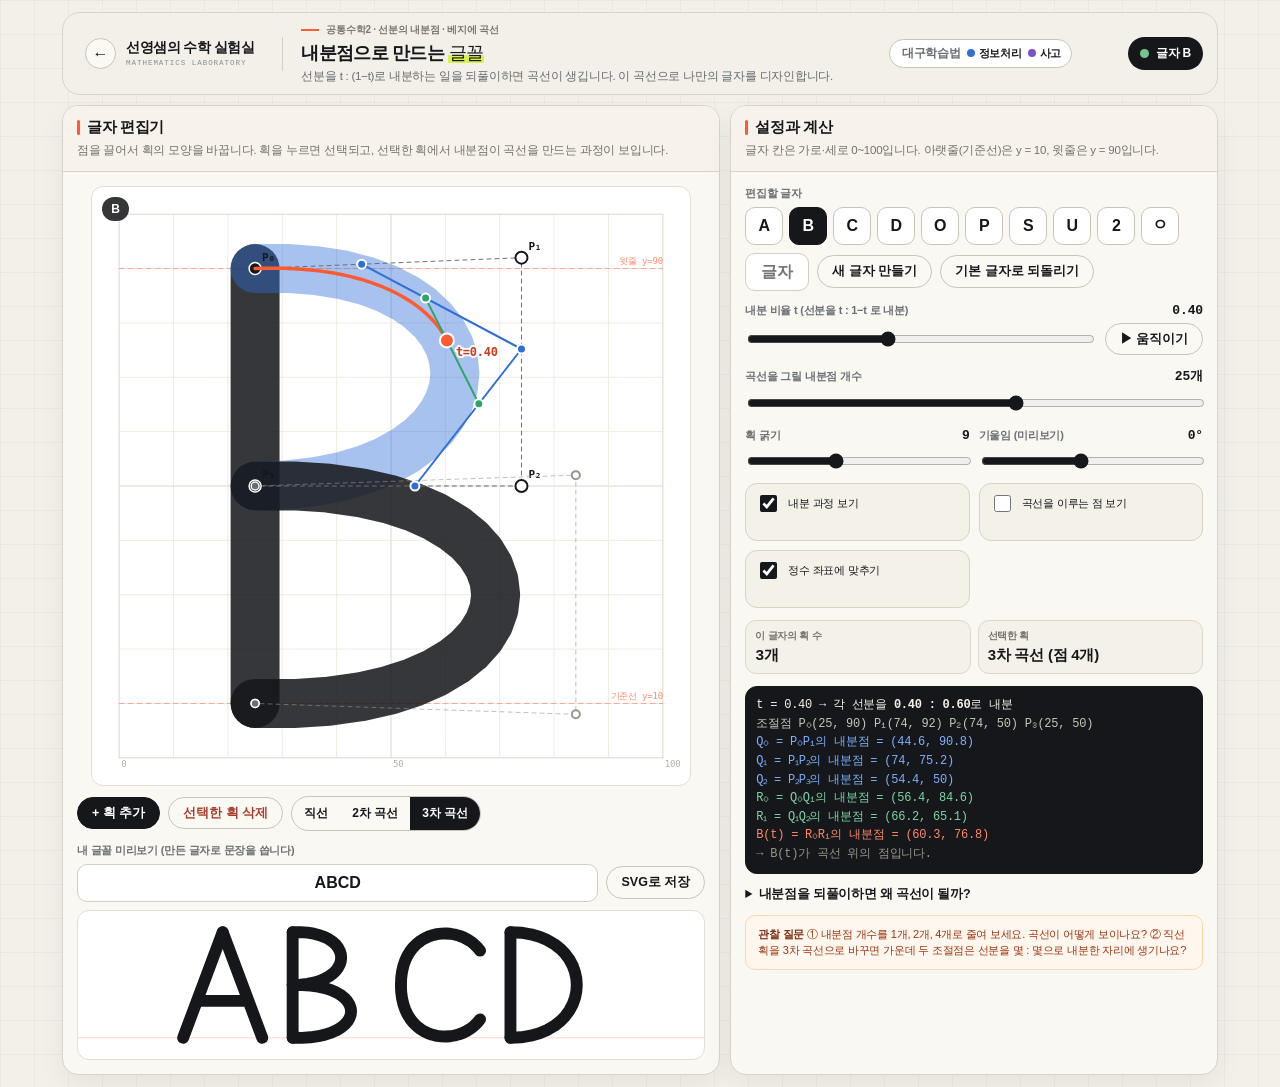
<file: division-font/index.html>
<!DOCTYPE html>
<html lang="ko">
<head>
<meta charset="UTF-8">
<meta name="viewport" content="width=device-width, initial-scale=1">
<title>내분점으로 만드는 글꼴</title>
<!--
  ============================================================
  새 앱 기본 틀
  1) 이 폴더(app-template)를 복사해 영어 폴더 이름으로 바꿉니다. 예) probability
  2) 아래 "앱 제목", 상단 문구, "도구 전용" 영역만 바꿉니다.
  3) site-config.js의 TOOLS에 등록하면 홈페이지에 카드가 생깁니다.
  ※ Claude에게 맡길 때는 '연수가이드/02_프롬프트모음.md'의 [프롬프트 B]를 쓰세요.
  ============================================================
-->
<style>
  /* ===== 내 수학 실험실 공통 테마 =====
     이 :root 블록과 아래 "공통 셸" 영역은 모든 도구가 동일하게 유지합니다.
     도구별 CSS는 파일 아래쪽 "도구 전용" 영역에만 추가하세요. */
  :root{
    --bg:#f2f0e9;
    --panel:#fbf9f3;
    --panel-2:#f4f1e9;
    --line:#d8d2c7;
    --border-soft:#eee9df;
    --text:#15171a;
    --muted:#6b6f74;
    --faint:#9a958a;
    --accent:#ff5a30;
    --accent-weak:rgba(255,90,48,.14);
    --lime:#d9f24f;
    --shadow:0 10px 28px rgba(21,23,26,.055);
    --radius:16px;
  }
  *{box-sizing:border-box}
  html,body{margin:0}
  body{
    background:
      linear-gradient(rgba(21,23,26,.035) 1px, transparent 1px),
      linear-gradient(90deg, rgba(21,23,26,.035) 1px, transparent 1px),
      var(--bg);
    background-size:34px 34px;
    color:var(--text);
    font-family:Pretendard,"Apple SD Gothic Neo","Noto Sans KR",-apple-system,BlinkMacSystemFont,sans-serif;
    letter-spacing:-.015em;
    min-height:100vh;
    -webkit-font-smoothing:antialiased;
  }
  button,input,select{font:inherit;color:inherit}
  .num{font-family:ui-monospace,SFMono-Regular,Consolas,monospace;font-variant-numeric:tabular-nums;letter-spacing:-.01em}

  .app{width:100%;max-width:1180px;margin:0 auto;padding:12px;display:flex;flex-direction:column;gap:10px}

  /* ---- 공통 셸: 상단바 ---- */
  .topbar{
    min-height:72px;
    display:flex;
    gap:14px;
    justify-content:space-between;
    align-items:center;
    padding:10px 14px;
    background:rgba(242,240,233,.90);
    border:1px solid var(--line);
    border-radius:18px;
    backdrop-filter:blur(14px);
  }
  .brand-area{display:flex;align-items:center;gap:18px;min-width:0}
  .home-link{
    display:flex;align-items:center;gap:10px;flex:none;
    color:var(--text);text-decoration:none;
    padding:7px 10px 7px 8px;border-radius:12px;
    transition:background .18s ease;
  }
  .home-link:hover{background:#e7e3d9}
  .home-arrow{
    width:31px;height:31px;border:1px solid #c9c4b8;border-radius:50%;
    display:grid;place-items:center;font-size:16px;line-height:1;background:#fbf9f3;
  }
  .brand-copy{display:block;line-height:1.15}
  .brand-copy strong{display:block;font-size:14px;font-weight:800;letter-spacing:-.035em}
  .brand-copy small{
    display:block;margin-top:4px;color:#8a8d90;
    font-family:ui-monospace,SFMono-Regular,Consolas,monospace;
    font-size:7.5px;letter-spacing:.13em;white-space:nowrap;
  }
  .top-divider{width:1px;height:34px;background:#d3cec3;flex:none}
  .title-row{display:block;min-width:0}
  .eyebrow{
    display:flex;align-items:center;gap:7px;margin-bottom:4px;
    color:#7b7770;font-size:10px;font-weight:750;white-space:nowrap;
  }
  .eyebrow span{display:block;width:18px;height:2px;background:var(--accent)}
  h1{
    font-size:clamp(18px,1.25vw,24px);
    margin:0;
    font-weight:800;letter-spacing:-.04em;white-space:nowrap;
  }
  h1 em{
    font-style:normal;font-weight:500;
    background:linear-gradient(transparent 60%,var(--lime) 0);
    padding:0 .04em;
  }
  .subtitle{margin:4px 0 0;color:#666b6f;font-size:11.5px}
  .badge{
    display:inline-flex;align-items:center;gap:7px;flex:none;
    background:#15171a;color:#fff;border:0;
    border-radius:999px;padding:8px 12px;font-weight:700;font-size:12px;white-space:nowrap;
  }
  .dot{width:9px;height:9px;border-radius:50%;background:#73c48f}

  /* ---- 공통 셸: 패널 ----
     기본은 "넓은 그림 영역 + 좁은 설정 영역" 2단입니다.
     패널 수가 다르면 grid-template-columns만 바꾸고, 좁은 화면에서 1단으로
     떨어지는 @media (max-width:900px) 규칙은 남겨 두세요. */
  .workspace{display:grid;grid-template-columns:minmax(0,1.55fr) minmax(300px,1fr);gap:10px}
  .panel{
    min-width:0;
    display:flex;flex-direction:column;
    background:rgba(251,249,243,.96);
    border:1px solid var(--line);
    border-radius:var(--radius);
    box-shadow:var(--shadow);
    overflow:hidden;
  }
  .panel-head{
    flex:0 0 auto;
    padding:12px 14px;
    border-bottom:1px solid var(--line);
    background:rgba(247,244,236,.92);
  }
  .panel-title{
    font-size:15px;font-weight:800;letter-spacing:-.025em;
    position:relative;padding-left:10px;
  }
  .panel-title::before{
    content:"";position:absolute;left:0;top:.15em;bottom:.15em;
    width:3px;border-radius:3px;background:var(--accent);
  }
  .panel-desc{color:#74716b;font-size:11.5px;margin-top:5px;line-height:1.45}
  .panel-body{flex:1;min-height:0;padding:14px}

  /* ---- 공통 셸: 버튼 ---- */
  .btn{
    border:1px solid #c9c4b8;background:#fbf9f3;color:#15171a;
    border-radius:999px;font-weight:700;font-size:12.5px;
    padding:9px 14px;cursor:pointer;line-height:1;
    transition:background .15s ease,border-color .15s ease,transform .15s ease;
  }
  .btn:hover:not(:disabled){transform:translateY(-1px);border-color:#15171a;background:#f2efe6}
  .btn:disabled{opacity:.4;cursor:not-allowed;transform:none}
  .btn.primary{background:#15171a;color:#fff;border-color:#15171a}
  .btn.primary:hover:not(:disabled){background:#2b2e31}
  .btn.danger{color:#a73b2c}
  .btn.icon-btn{width:38px;height:38px;padding:0;border-radius:10px;font-size:18px;display:grid;place-items:center}

  /* ---- 공통 셸: 그림 영역 (캔버스·SVG) ---- */
  .chart-wrap{background:#fff;border:1px solid #e3ded4;border-radius:12px;overflow:hidden;position:relative}
  .chart-wrap canvas,.chart-wrap svg{display:block;width:100%;height:100%}

  /* ---- 공통 셸: 입력·지표·안내 (쓰지 않는 것은 지우세요) ---- */
  .controls{display:grid;grid-template-columns:repeat(2,minmax(0,1fr));gap:9px}
  .control{display:flex;flex-direction:column;gap:5px}
  .control label{font-size:11px;color:var(--muted);font-weight:800}
  .control input{
    width:100%;padding:9px 10px;font-weight:700;
    border:1px solid #d3cec3;background:#fff;color:var(--text);border-radius:10px;
  }
  .control input:focus{outline:3px solid rgba(217,242,79,.42);border-color:#9aa64b}
  .control input[type="range"]{
    padding:0;height:22px;border:0;border-radius:0;background:transparent;
    accent-color:#15171a;cursor:pointer;
  }
  .checkbox-control{
    justify-content:center;min-height:58px;padding:8px 10px;
    border:1px solid var(--line);background:var(--panel-2);border-radius:12px;
  }
  .checkbox-control label{display:flex;align-items:center;gap:8px;color:var(--text);cursor:pointer;font-size:11px}
  .checkbox-control input{width:17px;height:17px;padding:0;accent-color:#15171a;cursor:pointer}

  .metrics{display:grid;grid-template-columns:repeat(2,minmax(0,1fr));gap:7px}
  .metric{background:var(--panel-2);border:1px solid #ddd7cc;border-radius:11px;padding:8px 9px;min-width:0}
  .metric .label{color:#77736d;font-size:10px;font-weight:800;margin-bottom:3px}
  .metric .value{
    font-size:15px;font-weight:850;color:var(--text);
    font-variant-numeric:tabular-nums;
    overflow:hidden;text-overflow:ellipsis;white-space:nowrap;
  }

  .formula{
    background:#15171a;color:#f6f2e9;border:1px solid #15171a;border-radius:12px;
    padding:9px 10px;line-height:1.55;font-size:12px;
    font-family:ui-monospace,SFMono-Regular,Consolas,monospace;overflow:auto;
  }
  .note{
    padding:10px 12px;border-radius:10px;
    background:#fff7ed;border:1px solid #fed7aa;color:#9a3412;
    font-size:11px;line-height:1.5;
  }
  .note b{color:#7c2d12;font-weight:800}
  .status{min-height:19px;font-size:11px;line-height:1.4;font-weight:750;color:var(--muted)}
  .status.ok{color:#32724f}
  .status.error{color:#b44634}

  .legend{display:flex;flex-wrap:wrap;gap:6px 12px;align-items:center}
  .legend-item{display:flex;align-items:center;gap:6px;font-size:11px;color:var(--muted)}
  .legend-item i{width:11px;height:11px;border-radius:3px;flex:none}

  /* ---- 공통 셸: 반응형 (이 3개 블록은 그대로 유지) ----
     주의: .topbar에 align-items:stretch를 쓰면 알약 모양 .badge가
     줄바꿈된 제목 높이만큼 세로로 늘어나 거대한 원처럼 깨집니다. */
  @media (max-width:1080px){
    .brand-copy small{display:none}
    .brand-copy strong{font-size:13px}
    .top-divider{height:28px}
  }
  @media (max-width:900px){
    .workspace{grid-template-columns:1fr}
  }
  @media (max-width:820px){
    .topbar{align-items:flex-start}
    .brand-area{align-items:flex-start}
    .home-link{padding-left:2px}
    .top-divider{display:none}
    .brand-copy{display:none}
    .title-row{display:block}
    h1{white-space:normal}
    .eyebrow{white-space:normal}
    .badge{display:none}
  }
  @media (max-width:520px){
    .app{padding:7px}
    .topbar{border-radius:14px;padding:9px 10px}
    .home-arrow{width:34px;height:34px}
    h1{font-size:20px;line-height:1.25}
    .subtitle{font-size:11px;white-space:normal}
    .panel{border-radius:14px}
    .panel-head{padding:12px}
    .btn{min-height:40px}
    .controls{grid-template-columns:1fr}
  }


  /* ===== 도구 전용 CSS는 여기부터 ===== */
  @media (min-width:901px){ .workspace{grid-template-columns:minmax(0,1.35fr) minmax(320px,1fr)} }
  .stage{aspect-ratio:1/1;width:100%;max-width:600px;margin:0 auto;touch-action:none;cursor:crosshair}
  .stage.dragging{cursor:grabbing}
  .stage-badge{
    position:absolute;left:10px;top:10px;padding:5px 9px;border-radius:999px;
    background:rgba(21,23,26,.86);color:#fff;font-size:12px;font-weight:800;pointer-events:none
  }
  .toolbar{display:flex;gap:8px;flex-wrap:wrap;align-items:center;margin-top:10px}
  .seg{display:flex;border:1px solid #c9c4b8;border-radius:999px;overflow:hidden;background:#fbf9f3}
  .seg button{border:0;background:transparent;padding:8px 12px;font-size:12px;font-weight:700;cursor:pointer;white-space:nowrap}
  .seg button.on{background:#15171a;color:#fff}
  .seg button:disabled{opacity:.35;cursor:not-allowed}
  .chips{display:flex;flex-wrap:wrap;gap:6px}
  .chip{
    min-width:38px;height:38px;padding:0 10px;border-radius:10px;cursor:pointer;
    border:1px solid #c9c4b8;background:#fff;font-weight:800;font-size:16px;
  }
  .chip.on{background:#15171a;color:#fff;border-color:#15171a}
  .row{display:flex;gap:8px;flex-wrap:wrap;align-items:center}
  .row input[type="text"]{
    width:64px;padding:9px 10px;font-weight:800;text-align:center;
    border:1px solid #d3cec3;background:#fff;border-radius:10px;
  }
  .range-row{display:flex;justify-content:space-between;align-items:baseline;gap:8px}
  .range-row b{font-size:13px}
  .section-label{font-size:11px;color:var(--muted);font-weight:800;margin-bottom:6px}
  .calc{max-height:260px}
  .calc .lv0{color:#c9c4b8}
  .calc .lv1{color:#7fb0ff}
  .calc .lv2{color:#7fd6a6}
  .calc .lv3{color:#ff8a66}
  .preview-wrap{margin-top:12px}
  .preview{height:150px}
  .preview-input{
    flex:1;min-width:140px;padding:9px 10px;font-weight:800;
    border:1px solid #d3cec3;background:#fff;border-radius:10px;
  }
  details.explain summary{cursor:pointer;font-weight:800;font-size:12.5px}
  details.explain p{font-size:12px;line-height:1.7;color:#3d4044;margin:8px 0 0}
  @media (max-width:520px){ .preview{height:120px} .seg button{padding:8px 10px} }
</style>
</head>
<body>
<div class="app">
  <div class="topbar">
    <div class="brand-area">
      <!-- 홈으로 돌아가는 링크: ../#tools 를 바꾸지 마세요 -->
      <a class="home-link" href="../#tools" aria-label="메인으로">
        <span class="home-arrow">←</span>
        <span class="brand-copy">
          <strong data-site="name">내 수학 실험실</strong>
          <small data-site="englishName">MATHEMATICS LABORATORY</small>
        </span>
      </a>
      <span class="top-divider" aria-hidden="true"></span>
      <div class="title-row">
        <div class="eyebrow"><span></span>공통수학2 · 선분의 내분점 · 베지에 곡선</div>
        <h1>내분점으로 만드는 <em>글꼴</em></h1>
        <p class="subtitle">선분을 t : (1−t)로 내분하는 일을 되풀이하면 곡선이 생깁니다. 이 곡선으로 나만의 글자를 디자인합니다.</p>
      </div>
    </div>
    <div class="badge"><span class="dot"></span><span id="stateBadge">글자 B</span></div>
  </div>

  <div class="workspace">
    <section class="panel">
      <div class="panel-head">
        <div class="panel-title">글자 편집기</div>
        <div class="panel-desc">점을 끌어서 획의 모양을 바꿉니다. 획을 누르면 선택되고, 선택한 획에서 내분점이 곡선을 만드는 과정이 보입니다.</div>
      </div>
      <div class="panel-body">
        <div class="chart-wrap stage" id="stage">
          <canvas id="cv"></canvas>
          <div class="stage-badge" id="stageBadge">B</div>
        </div>
        <div class="toolbar">
          <button class="btn primary" id="addBtn" type="button">+ 획 추가</button>
          <button class="btn danger" id="delBtn" type="button">선택한 획 삭제</button>
          <div class="seg" role="group" aria-label="획의 차수">
            <button type="button" data-deg="1">직선</button>
            <button type="button" data-deg="2">2차 곡선</button>
            <button type="button" data-deg="3">3차 곡선</button>
          </div>
        </div>

        <div class="preview-wrap">
          <div class="section-label">내 글꼴 미리보기 (만든 글자로 문장을 씁니다)</div>
          <div class="row" style="margin-bottom:8px">
            <input class="preview-input" id="previewText" type="text" value="ABCD" maxlength="24" aria-label="미리보기 문장">
            <button class="btn" id="svgBtn" type="button">SVG로 저장</button>
          </div>
          <div class="chart-wrap preview"><canvas id="pv"></canvas></div>
        </div>
      </div>
    </section>

    <section class="panel">
      <div class="panel-head">
        <div class="panel-title">설정과 계산</div>
        <div class="panel-desc">글자 칸은 가로·세로 0~100입니다. 아랫줄(기준선)은 y = 10, 윗줄은 y = 90입니다.</div>
      </div>
      <div class="panel-body" style="display:flex;flex-direction:column;gap:12px">
        <div>
          <div class="section-label">편집할 글자</div>
          <div class="chips" id="chips"></div>
          <div class="row" style="margin-top:8px">
            <input type="text" id="newChar" maxlength="2" placeholder="글자" aria-label="새 글자">
            <button class="btn" id="newBtn" type="button">새 글자 만들기</button>
            <button class="btn" id="resetBtn" type="button">기본 글자로 되돌리기</button>
          </div>
        </div>

        <div class="control">
          <div class="range-row"><label for="tRange">내분 비율 t (선분을 t : 1−t 로 내분)</label><b class="num" id="tVal">0.40</b></div>
          <div class="row">
            <input id="tRange" type="range" min="0" max="1" step="0.01" value="0.4" style="flex:1">
            <button class="btn" id="playBtn" type="button">▶ 움직이기</button>
          </div>
        </div>
        <div class="control">
          <div class="range-row"><label for="nRange">곡선을 그릴 내분점 개수</label><b class="num" id="nVal">25개</b></div>
          <input id="nRange" type="range" min="1" max="40" step="1" value="24">
        </div>
        <div class="controls">
          <div class="control">
            <div class="range-row"><label for="wRange">획 굵기</label><b class="num" id="wVal">9</b></div>
            <input id="wRange" type="range" min="2" max="20" step="1" value="9">
          </div>
          <div class="control">
            <div class="range-row"><label for="sRange">기울임 (미리보기)</label><b class="num" id="sVal">0°</b></div>
            <input id="sRange" type="range" min="-20" max="25" step="1" value="0">
          </div>
          <div class="checkbox-control"><label><input type="checkbox" id="showCon" checked>내분 과정 보기</label></div>
          <div class="checkbox-control"><label><input type="checkbox" id="showPts">곡선을 이루는 점 보기</label></div>
          <div class="checkbox-control"><label><input type="checkbox" id="snap" checked>정수 좌표에 맞추기</label></div>
        </div>

        <div class="metrics">
          <div class="metric"><div class="label">이 글자의 획 수</div><div class="value num" id="mStrokes">—</div></div>
          <div class="metric"><div class="label">선택한 획</div><div class="value" id="mDeg">—</div></div>
        </div>

        <div class="formula calc" id="calc"></div>

        <details class="explain">
          <summary>내분점을 되풀이하면 왜 곡선이 될까?</summary>
          <p>두 점 A(x₁, y₁), B(x₂, y₂)를 m : n으로 내분하는 점은 ( (mx₂+nx₁)/(m+n), (my₂+ny₁)/(m+n) )입니다.
          t = m/(m+n)으로 두면 이 점은 <b>(1−t)A + tB</b>로 쓸 수 있습니다.</p>
          <p>세 점 P₀, P₁, P₂가 있을 때 P₀P₁, P₁P₂를 각각 t : (1−t)로 내분해 Q₀, Q₁을 얻고, 다시 Q₀Q₁을 같은 비로 내분하면
          B(t) = (1−t)²P₀ + 2t(1−t)P₁ + t²P₂ 입니다. t를 0에서 1까지 바꾸면 이 점이 그리는 자취가 <b>2차 베지에 곡선</b>입니다.
          점이 4개이면 같은 일을 한 번 더 하여 3차 곡선이 됩니다.</p>
          <p>컴퓨터 글꼴은 글자 모양을 이 조절점들만으로 저장합니다(트루타입은 2차, 오픈타입·PDF는 주로 3차 곡선).
          그래서 글자를 아무리 키워도 깨지지 않습니다.</p>
        </details>

        <div class="note"><b>관찰 질문</b> ① 내분점 개수를 1개, 2개, 4개로 줄여 보세요. 곡선이 어떻게 보이나요?
        ② 직선 획을 3차 곡선으로 바꾸면 가운데 두 조절점은 선분을 몇 : 몇으로 내분한 자리에 생기나요?</div>
      </div>
    </section>
  </div>
</div>

<!-- 홈페이지 이름을 site-config.js에서 가져와 상단에 표시합니다 -->
<script src="../site-config.js"></script>
<script>
  if (typeof SITE !== "undefined") {
    document.querySelectorAll("[data-site]").forEach(el => {
      if (SITE[el.dataset.site]) el.textContent = SITE[el.dataset.site];
    });
  }
</script>
<script>
  // ===== 도구 전용 JavaScript는 여기부터 =====
  // 글자 칸 좌표: x, y 모두 0~100 (y는 위쪽이 +), 기준선 y=10, 윗줄 y=90
  // 획 하나 = 점 배열. 점 2개 = 직선, 3개 = 2차 곡선, 4개 = 3차 곡선
  const PRESETS = {
    A: [[[20,10],[50,90]], [[50,90],[80,10]], [[32,38],[68,38]]],
    B: [[[25,10],[25,90]], [[25,90],[74,92],[74,50],[25,50]], [[25,50],[84,52],[84,8],[25,10]]],
    C: [[[78,76],[62,98],[18,94],[18,50]], [[18,50],[18,6],[62,2],[78,24]]],
    D: [[[25,10],[25,90]], [[25,90],[92,90],[92,10],[25,10]]],
    O: [[[50,90],[30,90],[18,72],[18,50]], [[18,50],[18,28],[30,10],[50,10]],
        [[50,10],[70,10],[82,28],[82,50]], [[82,50],[82,72],[70,90],[50,90]]],
    P: [[[25,10],[25,90]], [[25,90],[82,92],[82,46],[25,48]]],
    S: [[[76,80],[62,96],[20,92],[22,68]], [[22,68],[24,46],[78,56],[78,32]], [[78,32],[78,6],[30,4],[20,24]]],
    U: [[[22,90],[22,40]], [[22,40],[22,2],[78,2],[78,40]], [[78,40],[78,90]]],
    "2": [[[22,70],[26,96],[78,96],[76,66]], [[76,66],[74,42],[30,28],[22,10]], [[22,10],[80,10]]],
    "ㅇ": [[[50,80],[24,80],[24,20],[50,20]], [[50,20],[76,20],[76,80],[50,80]]]
  };
  const VIEW = 110, OFF = 5;                 // 화면에 -5 ~ 105 범위를 보여 줌
  const LV_COLORS = ["#9a958a", "#2f6fd6", "#2fa36b", "#ff5a30"];
  const NAMES = ["P", "Q", "R", "S"];
  const SUB = "₀₁₂₃";
  const KEY = "division-font-v1";
  const $ = id => document.getElementById(id);
  const cv = $("cv"), ctx = cv.getContext("2d");
  const pv = $("pv"), pctx = pv.getContext("2d");

  const state = {
    glyphs: {}, order: [], cur: "B", sel: 1,
    t: 0.4, N: 24, weight: 9, slant: 0,
    showCon: true, showPts: false, snap: true,
    playing: false, drag: null
  };

  // ---------- 수학: 내분점 ----------
  // 선분 AB를 t : (1−t)로 내분하는 점 = (1−t)A + tB
  const divide = (a, b, t) => [(1 - t) * a[0] + t * b[0], (1 - t) * a[1] + t * b[1]];
  // 내분을 되풀이한 모든 단계 (드 카스텔조 알고리즘)
  function levels(pts, t) {
    const L = [pts];
    while (L[L.length - 1].length > 1) {
      const p = L[L.length - 1], next = [];
      for (let i = 0; i < p.length - 1; i++) next.push(divide(p[i], p[i + 1], t));
      L.push(next);
    }
    return L;
  }
  const pointAt = (pts, t) => { const L = levels(pts, t); return L[L.length - 1][0]; };
  function sample(pts, N, tMax = 1) {
    if (pts.length === 2) return [pts[0], pointAt(pts, tMax)];
    const out = [];
    const steps = Math.max(1, Math.ceil(N * tMax));
    for (let i = 0; i <= steps; i++) out.push(pointAt(pts, Math.min(tMax, i / N)));
    return out;
  }
  // 차수 바꾸기 (모두 내분점으로 계산)
  function changeDegree(s, deg) {
    const P0 = s[0], P3 = s[s.length - 1];
    const cur = s.length - 1;
    if (cur === deg) return s;
    if (deg === 1) return [P0, P3];
    if (deg === 2) {
      if (cur === 1) return [P0, divide(P0, P3, 0.5), P3];
      // 3차 → 2차: 가운데 두 점의 정보를 모아 근사
      const m = [(3 * (s[1][0] + s[2][0]) - P0[0] - P3[0]) / 4, (3 * (s[1][1] + s[2][1]) - P0[1] - P3[1]) / 4];
      return [P0, m, P3];
    }
    if (cur === 1) return [P0, divide(P0, P3, 1 / 3), divide(P0, P3, 2 / 3), P3];
    // 2차 → 3차: 모양이 그대로인 차수 올리기 (P₀P₁을 2:1, P₂P₁을 2:1로 내분)
    return [P0, divide(P0, s[1], 2 / 3), divide(P3, s[1], 2 / 3), P3];
  }

  // ---------- 저장 ----------
  const clone = o => JSON.parse(JSON.stringify(o));
  function resetGlyphs() {
    state.glyphs = clone(PRESETS);
    state.order = ["A", "B", "C", "D", "O", "P", "S", "U", "2", "ㅇ"];
  }
  function load() {
    try {
      const s = JSON.parse(localStorage.getItem(KEY));
      if (s && s.glyphs && Array.isArray(s.order) && s.order.length) {
        state.glyphs = s.glyphs; state.order = s.order;
        if (typeof s.text === "string") $("previewText").value = s.text;
        if (s.cur && s.glyphs[s.cur]) state.cur = s.cur;
        return;
      }
    } catch (e) {}
    resetGlyphs();
  }
  function save() {
    try {
      localStorage.setItem(KEY, JSON.stringify({ glyphs: state.glyphs, order: state.order, text: $("previewText").value, cur: state.cur }));
    } catch (e) {}
  }
  const strokes = () => state.glyphs[state.cur] || [];
  const selStroke = () => strokes()[state.sel] || null;

  // ---------- 그리기 공통 ----------
  function fitCanvas(c) {
    const r = c.getBoundingClientRect();
    const dpr = window.devicePixelRatio || 1;
    const w = Math.max(1, Math.round(r.width * dpr)), h = Math.max(1, Math.round(r.height * dpr));
    if (c.width !== w || c.height !== h) { c.width = w; c.height = h; }
    return { w, h, dpr, cssW: r.width, cssH: r.height };
  }
  function polyline(c, pts, X, Y) {
    c.beginPath();
    pts.forEach((p, i) => i ? c.lineTo(X(p[0]), Y(p[1])) : c.moveTo(X(p[0]), Y(p[1])));
  }
  function dot(c, x, y, r, fill, stroke, lw) {
    c.beginPath(); c.arc(x, y, r, 0, Math.PI * 2);
    if (fill) { c.fillStyle = fill; c.fill(); }
    if (stroke) { c.strokeStyle = stroke; c.lineWidth = lw; c.stroke(); }
  }

  // ---------- 편집기 ----------
  function editorMap() {
    const { w, dpr } = fitCanvas(cv);
    const k = w / VIEW;
    return { k, dpr, w, X: x => (x + OFF) * k, Y: y => (VIEW - OFF - y) * k };
  }
  function drawEditor() {
    const { k, dpr, w, X, Y } = editorMap();
    const c = ctx;
    c.setTransform(1, 0, 0, 1, 0, 0);
    c.clearRect(0, 0, w, w);

    // 격자
    c.lineWidth = dpr;
    for (let g = 0; g <= 100; g += 10) {
      c.strokeStyle = g % 50 === 0 ? "#ddd6ca" : "#efebe2";
      c.beginPath(); c.moveTo(X(g), Y(0)); c.lineTo(X(g), Y(100)); c.stroke();
      c.beginPath(); c.moveTo(X(0), Y(g)); c.lineTo(X(100), Y(g)); c.stroke();
    }
    c.font = `${9 * dpr}px ui-monospace,Consolas,monospace`;
    c.fillStyle = "#b2ada2";
    c.textAlign = "left"; c.textBaseline = "top";
    for (let g = 0; g <= 100; g += 50) c.fillText(g, X(g) + 2 * dpr, Y(0) + 2 * dpr);
    // 기준선, 윗줄
    c.setLineDash([5 * dpr, 4 * dpr]);
    c.strokeStyle = "rgba(255,90,48,.45)";
    [10, 90].forEach(y => { c.beginPath(); c.moveTo(X(0), Y(y)); c.lineTo(X(100), Y(y)); c.stroke(); });
    c.setLineDash([]);
    c.fillStyle = "rgba(255,90,48,.7)"; c.textAlign = "right"; c.textBaseline = "bottom";
    c.fillText("기준선 y=10", X(100), Y(10) - 2 * dpr);
    c.fillText("윗줄 y=90", X(100), Y(90) - 2 * dpr);

    const S = strokes();
    if (!S.length) {
      c.fillStyle = "#9a958a"; c.textAlign = "center"; c.textBaseline = "middle";
      c.font = `${14 * dpr}px sans-serif`;
      c.fillText("‘+ 획 추가’를 눌러 첫 획을 그려 보세요", w / 2, w / 2);
    }

    // 굵은 획 (곡선은 내분점들을 이은 꺾은선)
    c.lineCap = "round"; c.lineJoin = "round";
    S.forEach((s, i) => {
      polyline(c, sample(s, state.N), X, Y);
      c.strokeStyle = i === state.sel ? "rgba(47,111,214,.42)" : "rgba(21,23,26,.86)";
      c.lineWidth = state.weight * k;
      c.stroke();
    });
    if (state.showPts) {
      S.forEach(s => sample(s, state.N).forEach(p => dot(c, X(p[0]), Y(p[1]), 2.6 * dpr, "#ff5a30")));
    }

    // 조절점과 조절 다각형
    S.forEach((s, i) => {
      const on = i === state.sel;
      if (s.length > 2) {
        polyline(c, s, X, Y);
        c.setLineDash([4 * dpr, 4 * dpr]);
        c.strokeStyle = on ? "#6b6f74" : "rgba(154,149,138,.6)";
        c.lineWidth = dpr; c.stroke(); c.setLineDash([]);
      }
      s.forEach((p, j) => {
        const end = j === 0 || j === s.length - 1;
        const r = (on ? 6 : 4) * dpr;
        if (end) dot(c, X(p[0]), Y(p[1]), r, on ? "#15171a" : "#6b6f74", "#fff", 1.5 * dpr);
        else dot(c, X(p[0]), Y(p[1]), r, "#fff", on ? "#15171a" : "#9a958a", 2 * dpr);
      });
      if (on) {
        c.font = `700 ${11 * dpr}px ui-monospace,Consolas,monospace`;
        c.textAlign = "left"; c.textBaseline = "bottom"; c.fillStyle = "#15171a";
        s.forEach((p, j) => c.fillText("P" + SUB[j], X(p[0]) + 7 * dpr, Y(p[1]) - 5 * dpr));
      }
    });

    // 선택한 획의 내분 과정
    const s = selStroke();
    if (state.showCon && s) {
      const L = levels(s, state.t);
      // 지금까지 그려진 자취
      polyline(c, sample(s, 80, state.t), X, Y);
      c.strokeStyle = "#ff5a30"; c.lineWidth = 3.5 * dpr; c.stroke();
      for (let lv = 1; lv < L.length; lv++) {
        const pts = L[lv], last = lv === L.length - 1;
        const col = last ? LV_COLORS[3] : LV_COLORS[lv];
        if (pts.length > 1) { polyline(c, pts, X, Y); c.strokeStyle = col; c.lineWidth = 2 * dpr; c.stroke(); }
        pts.forEach(p => dot(c, X(p[0]), Y(p[1]), (last ? 7 : 4.5) * dpr, col, "#fff", 2 * dpr));
      }
      const B = L[L.length - 1][0];
      c.font = `800 ${12 * dpr}px ui-monospace,Consolas,monospace`;
      c.textAlign = "left"; c.textBaseline = "top";
      const label = `t=${state.t.toFixed(2)}`;
      const tx = X(B[0]) + 9 * dpr, ty = Y(B[1]) + 6 * dpr;
      c.lineWidth = 4 * dpr; c.strokeStyle = "rgba(255,255,255,.9)"; c.strokeText(label, tx, ty);
      c.fillStyle = "#c2401f"; c.fillText(label, tx, ty);
    }
  }

  // ---------- 미리보기 ----------
  function layout(text) {
    const items = [];
    let x = 0;
    const pad = state.weight / 2 + 7;
    for (const ch of text) {
      if (ch === " ") { x += 45; continue; }
      const g = state.glyphs[ch] || state.glyphs[ch.toUpperCase()];
      if (!g || !g.length) { items.push({ missing: true, x: x + 5, ch }); x += 70; continue; }
      let a = Infinity, b = -Infinity;
      g.forEach(s => s.forEach(p => { a = Math.min(a, p[0]); b = Math.max(b, p[0]); }));
      items.push({ g, dx: x + pad - a });
      x += (b - a) + 2 * pad;
    }
    const tan = Math.tan(state.slant * Math.PI / 180);
    return { items, width: Math.max(x + Math.max(0, tan * 90) - Math.min(0, tan * 10), 1), tan };
  }
  // 기울임: x' = x + (y − 10)·tan θ  (점만 옮겨도 곡선 전체가 함께 기울어짐)
  const slantPt = (p, dx, tan) => [p[0] + dx + (p[1] - 10) * tan, p[1]];

  function drawPreview() {
    const { w, h, dpr } = fitCanvas(pv);
    const c = pctx;
    c.setTransform(1, 0, 0, 1, 0, 0);
    c.clearRect(0, 0, w, h);
    const text = $("previewText").value;
    const { items, width, tan } = layout(text);
    const sc = Math.min((h - 16 * dpr) / 100, (w - 24 * dpr) / width);
    const x0 = (w - width * sc) / 2 + Math.max(0, -tan * 10) * sc;
    const X = x => x0 + x * sc, Y = y => h / 2 + (50 - y) * sc;
    c.strokeStyle = "rgba(255,90,48,.25)"; c.lineWidth = dpr;
    c.beginPath(); c.moveTo(0, Y(10)); c.lineTo(w, Y(10)); c.stroke();
    if (!text.trim()) {
      c.fillStyle = "#9a958a"; c.textAlign = "center"; c.textBaseline = "middle";
      c.font = `${13 * dpr}px sans-serif`; c.fillText("위 칸에 글자를 입력하세요", w / 2, h / 2);
      return;
    }
    c.lineCap = "round"; c.lineJoin = "round";
    c.strokeStyle = "#15171a"; c.lineWidth = state.weight * sc;
    for (const it of items) {
      if (it.missing) {
        c.save(); c.setLineDash([4 * dpr, 4 * dpr]); c.lineWidth = dpr; c.strokeStyle = "#b2ada2";
        c.strokeRect(X(it.x), Y(90), 60 * sc, 80 * sc); c.restore();
        c.fillStyle = "#9a958a"; c.textAlign = "center"; c.textBaseline = "middle";
        c.font = `${Math.max(10, 24 * sc)}px sans-serif`; c.fillText(it.ch, X(it.x + 30), Y(50));
        continue;
      }
      it.g.forEach(s => {
        polyline(c, sample(s.map(p => slantPt(p, it.dx, tan)), state.N), X, Y);
        c.stroke();
      });
    }
  }

  function exportSVG() {
    const text = $("previewText").value;
    const { items, width, tan } = layout(text);
    const f = v => +v.toFixed(2);
    const T = (p, dx) => { const q = slantPt(p, dx, tan); return `${f(q[0] + 10 + Math.max(0, -tan * 10))} ${f(110 - q[1])}`; };
    const paths = [];
    items.forEach(it => {
      if (it.missing) return;
      it.g.forEach(s => {
        const cmd = s.length === 2 ? "L" : s.length === 3 ? "Q" : "C";
        paths.push(`<path d="M ${T(s[0], it.dx)} ${cmd} ${s.slice(1).map(p => T(p, it.dx)).join(" ")}"/>`);
      });
    });
    const svg = `<svg xmlns="http://www.w3.org/2000/svg" viewBox="0 0 ${f(width + 20)} 120">\n` +
      `<g fill="none" stroke="#15171a" stroke-width="${state.weight}" stroke-linecap="round" stroke-linejoin="round">\n` +
      paths.join("\n") + `\n</g>\n</svg>\n`;
    const a = document.createElement("a");
    a.href = URL.createObjectURL(new Blob([svg], { type: "image/svg+xml" }));
    a.download = "my-font.svg";
    document.body.appendChild(a); a.click(); a.remove();
    setTimeout(() => URL.revokeObjectURL(a.href), 1000);
  }

  // ---------- 계산 상자 ----------
  const fmt = v => (Math.round(v * 10) / 10).toString();
  const pt = p => `(${fmt(p[0])}, ${fmt(p[1])})`;
  function updateCalc() {
    const s = selStroke();
    const box = $("calc");
    if (!s) { box.innerHTML = "획을 하나 누르면 내분점 계산이 여기에 나타납니다."; return; }
    const t = state.t;
    const L = levels(s, t);
    let html = `t = ${t.toFixed(2)} → 각 선분을 <b>${t.toFixed(2)} : ${(1 - t).toFixed(2)}</b>로 내분<br>`;
    html += `<span class="lv0">조절점 ${s.map((p, j) => "P" + SUB[j] + pt(p)).join(" ")}</span><br>`;
    for (let lv = 1; lv < L.length; lv++) {
      const last = lv === L.length - 1;
      const cls = last ? "lv3" : "lv" + lv;
      L[lv].forEach((p, i) => {
        const a = NAMES[lv - 1] + SUB[i], b = NAMES[lv - 1] + SUB[i + 1];
        const name = last ? "B(t)" : NAMES[lv] + SUB[i];
        html += `<span class="${cls}">${name} = ${a}${b}의 내분점 = ${pt(p)}</span><br>`;
      });
    }
    if (s.length > 2) html += `<span style="color:#9a958a">→ B(t)가 곡선 위의 점입니다.</span>`;
    else html += `<span style="color:#9a958a">→ 직선은 내분점 하나로 끝납니다.</span>`;
    box.innerHTML = html;
  }

  // ---------- 화면 갱신 ----------
  function renderChips() {
    const box = $("chips");
    box.innerHTML = "";
    state.order.forEach(ch => {
      const b = document.createElement("button");
      b.type = "button"; b.className = "chip" + (ch === state.cur ? " on" : "");
      b.textContent = ch;
      b.addEventListener("click", () => { state.cur = ch; state.sel = 0; renderAll(); });
      box.appendChild(b);
    });
  }
  function updateInfo() {
    const S = strokes(), s = selStroke();
    $("stageBadge").textContent = state.cur;
    $("stateBadge").textContent = "글자 " + state.cur;
    $("mStrokes").textContent = S.length + "개";
    $("mDeg").textContent = s ? ["", "직선", "2차 곡선", "3차 곡선"][s.length - 1] + ` (점 ${s.length}개)` : "없음";
    document.querySelectorAll("[data-deg]").forEach(b => {
      b.disabled = !s;
      b.classList.toggle("on", !!s && +b.dataset.deg === s.length - 1);
    });
    $("delBtn").disabled = !s;
  }
  function redraw() { drawEditor(); drawPreview(); updateCalc(); updateInfo(); }
  function renderAll() { renderChips(); redraw(); save(); }

  // ---------- 마우스·터치로 점 끌기 ----------
  function toGlyph(e) {
    const r = cv.getBoundingClientRect();
    return [(e.clientX - r.left) / r.width * VIEW - OFF, VIEW - OFF - (e.clientY - r.top) / r.height * VIEW];
  }
  function segDist(p, a, b) {
    const dx = b[0] - a[0], dy = b[1] - a[1];
    const L2 = dx * dx + dy * dy || 1;
    const u = Math.max(0, Math.min(1, ((p[0] - a[0]) * dx + (p[1] - a[1]) * dy) / L2));
    return Math.hypot(p[0] - a[0] - u * dx, p[1] - a[1] - u * dy);
  }
  cv.addEventListener("pointerdown", e => {
    const g = toGlyph(e);
    const unit = VIEW / cv.getBoundingClientRect().width;   // 화면 1px = 글자 칸 몇 단위
    const S = strokes();
    const near = 14 * unit;
    // 선택한 획의 점을 먼저, 그다음 다른 획의 점
    const orderIdx = [state.sel, ...S.map((_, i) => i).filter(i => i !== state.sel)].filter(i => S[i]);
    for (const i of orderIdx) {
      for (let j = 0; j < S[i].length; j++) {
        if (Math.hypot(S[i][j][0] - g[0], S[i][j][1] - g[1]) < near) {
          state.sel = i; state.drag = { i, j };
          cv.setPointerCapture(e.pointerId); $("stage").classList.add("dragging");
          redraw(); return;
        }
      }
    }
    // 획 몸통을 눌렀는지
    let best = -1, bd = Math.max(near, state.weight / 2 + 4 * unit);
    S.forEach((s, i) => {
      const pts = sample(s, 40);
      for (let k = 0; k < pts.length - 1; k++) {
        const d = segDist(g, pts[k], pts[k + 1]);
        if (d < bd) { bd = d; best = i; }
      }
    });
    state.sel = best;
    redraw();
  });
  cv.addEventListener("pointermove", e => {
    if (!state.drag) return;
    let [x, y] = toGlyph(e);
    x = Math.max(-5, Math.min(105, x)); y = Math.max(-5, Math.min(105, y));
    if (state.snap) { x = Math.round(x); y = Math.round(y); }
    else { x = Math.round(x * 10) / 10; y = Math.round(y * 10) / 10; }
    strokes()[state.drag.i][state.drag.j] = [x, y];
    redraw();
  });
  const endDrag = () => {
    if (!state.drag) return;
    state.drag = null; $("stage").classList.remove("dragging"); save();
  };
  cv.addEventListener("pointerup", endDrag);
  cv.addEventListener("pointercancel", endDrag);

  // ---------- 버튼·슬라이더 ----------
  $("addBtn").addEventListener("click", () => {
    const S = state.glyphs[state.cur] || (state.glyphs[state.cur] = []);
    const shift = (S.length % 4) * 4;
    S.push([[30 + shift, 30 + shift], [38 + shift, 72 + shift], [62 + shift, 72 + shift], [70 + shift, 30 + shift]]);
    state.sel = S.length - 1;
    renderAll();
  });
  $("delBtn").addEventListener("click", () => {
    const S = strokes();
    if (!S[state.sel]) return;
    S.splice(state.sel, 1);
    state.sel = Math.min(state.sel, S.length - 1);
    renderAll();
  });
  document.querySelectorAll("[data-deg]").forEach(b => b.addEventListener("click", () => {
    const S = strokes();
    if (!S[state.sel]) return;
    S[state.sel] = changeDegree(S[state.sel], +b.dataset.deg);
    renderAll();
  }));
  $("newBtn").addEventListener("click", () => {
    const ch = [...$("newChar").value.trim()][0];
    if (!ch) { $("newChar").focus(); return; }
    if (!state.glyphs[ch]) { state.glyphs[ch] = []; state.order.push(ch); }
    state.cur = ch; state.sel = -1; $("newChar").value = "";
    renderAll();
  });
  $("newChar").addEventListener("keydown", e => { if (e.key === "Enter") $("newBtn").click(); });
  $("resetBtn").addEventListener("click", () => {
    if (!confirm("직접 만든 글자와 고친 내용이 모두 지워지고 기본 글자로 돌아갑니다. 계속할까요?")) return;
    resetGlyphs(); state.cur = "B"; state.sel = 1;
    renderAll();
  });
  $("tRange").addEventListener("input", e => { state.t = +e.target.value; $("tVal").textContent = state.t.toFixed(2); drawEditor(); updateCalc(); });
  $("nRange").addEventListener("input", e => {
    state.N = +e.target.value; $("nVal").textContent = (state.N + 1) + "개"; drawEditor(); drawPreview();
  });
  $("wRange").addEventListener("input", e => { state.weight = +e.target.value; $("wVal").textContent = state.weight; drawEditor(); drawPreview(); });
  $("sRange").addEventListener("input", e => { state.slant = +e.target.value; $("sVal").textContent = state.slant + "°"; drawPreview(); });
  $("showCon").addEventListener("change", e => { state.showCon = e.target.checked; drawEditor(); });
  $("showPts").addEventListener("change", e => { state.showPts = e.target.checked; drawEditor(); });
  $("snap").addEventListener("change", e => { state.snap = e.target.checked; });
  $("previewText").addEventListener("input", () => { drawPreview(); save(); });
  $("svgBtn").addEventListener("click", exportSVG);

  let lastTs = 0;
  function tick(ts) {
    if (!state.playing) return;
    if (lastTs) state.t += (ts - lastTs) / 2500;
    lastTs = ts;
    if (state.t > 1) state.t = 0;
    $("tRange").value = state.t; $("tVal").textContent = state.t.toFixed(2);
    drawEditor(); updateCalc();
    requestAnimationFrame(tick);
  }
  $("playBtn").addEventListener("click", () => {
    state.playing = !state.playing;
    $("playBtn").textContent = state.playing ? "❚❚ 멈춤" : "▶ 움직이기";
    if (state.playing) { lastTs = 0; requestAnimationFrame(tick); }
  });

  new ResizeObserver(() => { drawEditor(); drawPreview(); }).observe(document.querySelector(".app"));
  load();
  renderAll();
</script>
<!-- 대구학습법: 이 활동에서 기르는 실천 지표 (오른쪽 위에 표시) -->
<script src="../daegu-tags.js" data-codes="고03전이-01,고02매체-02,고03창의-03"></script>
</body>
</html>
</file>
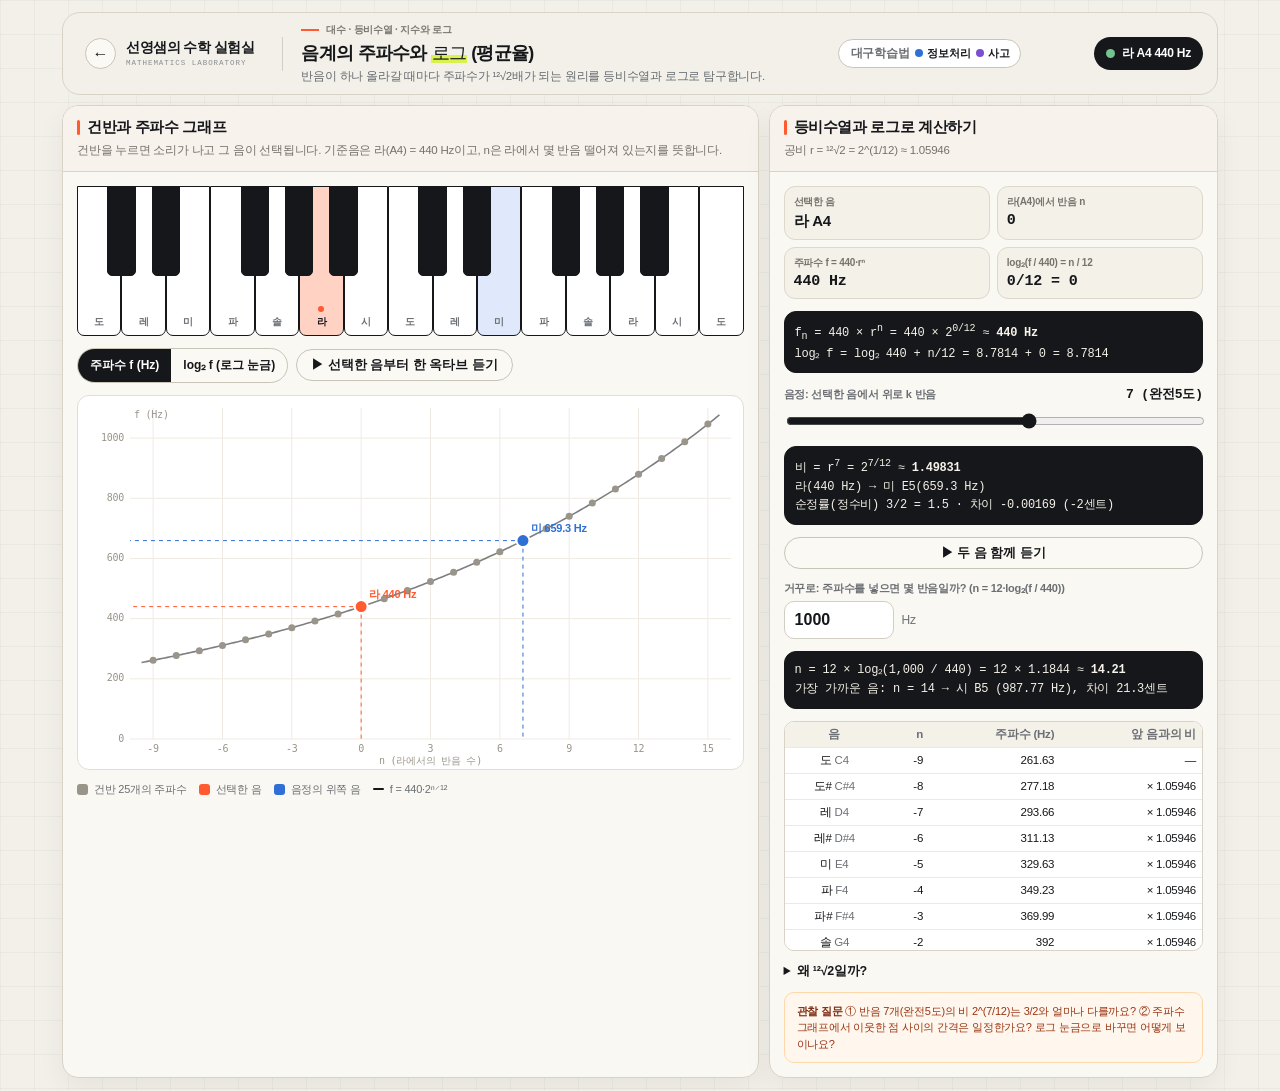
<file: equal-temperament/index.html>
<!DOCTYPE html>
<html lang="ko">
<head>
<meta charset="UTF-8">
<meta name="viewport" content="width=device-width, initial-scale=1">
<title>음계의 주파수와 로그</title>
<!--
  ============================================================
  새 앱 기본 틀
  1) 이 폴더(app-template)를 복사해 영어 폴더 이름으로 바꿉니다. 예) probability
  2) 아래 "앱 제목", 상단 문구, "도구 전용" 영역만 바꿉니다.
  3) site-config.js의 TOOLS에 등록하면 홈페이지에 카드가 생깁니다.
  ※ Claude에게 맡길 때는 '연수가이드/02_프롬프트모음.md'의 [프롬프트 B]를 쓰세요.
  ============================================================
-->
<style>
  /* ===== 내 수학 실험실 공통 테마 =====
     이 :root 블록과 아래 "공통 셸" 영역은 모든 도구가 동일하게 유지합니다.
     도구별 CSS는 파일 아래쪽 "도구 전용" 영역에만 추가하세요. */
  :root{
    --bg:#f2f0e9;
    --panel:#fbf9f3;
    --panel-2:#f4f1e9;
    --line:#d8d2c7;
    --border-soft:#eee9df;
    --text:#15171a;
    --muted:#6b6f74;
    --faint:#9a958a;
    --accent:#ff5a30;
    --accent-weak:rgba(255,90,48,.14);
    --lime:#d9f24f;
    --shadow:0 10px 28px rgba(21,23,26,.055);
    --radius:16px;
  }
  *{box-sizing:border-box}
  html,body{margin:0}
  body{
    background:
      linear-gradient(rgba(21,23,26,.035) 1px, transparent 1px),
      linear-gradient(90deg, rgba(21,23,26,.035) 1px, transparent 1px),
      var(--bg);
    background-size:34px 34px;
    color:var(--text);
    font-family:Pretendard,"Apple SD Gothic Neo","Noto Sans KR",-apple-system,BlinkMacSystemFont,sans-serif;
    letter-spacing:-.015em;
    min-height:100vh;
    -webkit-font-smoothing:antialiased;
  }
  button,input,select{font:inherit;color:inherit}
  .num{font-family:ui-monospace,SFMono-Regular,Consolas,monospace;font-variant-numeric:tabular-nums;letter-spacing:-.01em}

  .app{width:100%;max-width:1180px;margin:0 auto;padding:12px;display:flex;flex-direction:column;gap:10px}

  /* ---- 공통 셸: 상단바 ---- */
  .topbar{
    min-height:72px;
    display:flex;
    gap:14px;
    justify-content:space-between;
    align-items:center;
    padding:10px 14px;
    background:rgba(242,240,233,.90);
    border:1px solid var(--line);
    border-radius:18px;
    backdrop-filter:blur(14px);
  }
  .brand-area{display:flex;align-items:center;gap:18px;min-width:0}
  .home-link{
    display:flex;align-items:center;gap:10px;flex:none;
    color:var(--text);text-decoration:none;
    padding:7px 10px 7px 8px;border-radius:12px;
    transition:background .18s ease;
  }
  .home-link:hover{background:#e7e3d9}
  .home-arrow{
    width:31px;height:31px;border:1px solid #c9c4b8;border-radius:50%;
    display:grid;place-items:center;font-size:16px;line-height:1;background:#fbf9f3;
  }
  .brand-copy{display:block;line-height:1.15}
  .brand-copy strong{display:block;font-size:14px;font-weight:800;letter-spacing:-.035em}
  .brand-copy small{
    display:block;margin-top:4px;color:#8a8d90;
    font-family:ui-monospace,SFMono-Regular,Consolas,monospace;
    font-size:7.5px;letter-spacing:.13em;white-space:nowrap;
  }
  .top-divider{width:1px;height:34px;background:#d3cec3;flex:none}
  .title-row{display:block;min-width:0}
  .eyebrow{
    display:flex;align-items:center;gap:7px;margin-bottom:4px;
    color:#7b7770;font-size:10px;font-weight:750;white-space:nowrap;
  }
  .eyebrow span{display:block;width:18px;height:2px;background:var(--accent)}
  h1{
    font-size:clamp(18px,1.25vw,24px);
    margin:0;
    font-weight:800;letter-spacing:-.04em;white-space:nowrap;
  }
  h1 em{
    font-style:normal;font-weight:500;
    background:linear-gradient(transparent 60%,var(--lime) 0);
    padding:0 .04em;
  }
  .subtitle{margin:4px 0 0;color:#666b6f;font-size:11.5px}
  .badge{
    display:inline-flex;align-items:center;gap:7px;flex:none;
    background:#15171a;color:#fff;border:0;
    border-radius:999px;padding:8px 12px;font-weight:700;font-size:12px;white-space:nowrap;
  }
  .dot{width:9px;height:9px;border-radius:50%;background:#73c48f}

  /* ---- 공통 셸: 패널 ----
     기본은 "넓은 그림 영역 + 좁은 설정 영역" 2단입니다.
     패널 수가 다르면 grid-template-columns만 바꾸고, 좁은 화면에서 1단으로
     떨어지는 @media (max-width:900px) 규칙은 남겨 두세요. */
  .workspace{display:grid;grid-template-columns:minmax(0,1.55fr) minmax(300px,1fr);gap:10px}
  .panel{
    min-width:0;
    display:flex;flex-direction:column;
    background:rgba(251,249,243,.96);
    border:1px solid var(--line);
    border-radius:var(--radius);
    box-shadow:var(--shadow);
    overflow:hidden;
  }
  .panel-head{
    flex:0 0 auto;
    padding:12px 14px;
    border-bottom:1px solid var(--line);
    background:rgba(247,244,236,.92);
  }
  .panel-title{
    font-size:15px;font-weight:800;letter-spacing:-.025em;
    position:relative;padding-left:10px;
  }
  .panel-title::before{
    content:"";position:absolute;left:0;top:.15em;bottom:.15em;
    width:3px;border-radius:3px;background:var(--accent);
  }
  .panel-desc{color:#74716b;font-size:11.5px;margin-top:5px;line-height:1.45}
  .panel-body{flex:1;min-height:0;padding:14px}

  /* ---- 공통 셸: 버튼 ---- */
  .btn{
    border:1px solid #c9c4b8;background:#fbf9f3;color:#15171a;
    border-radius:999px;font-weight:700;font-size:12.5px;
    padding:9px 14px;cursor:pointer;line-height:1;
    transition:background .15s ease,border-color .15s ease,transform .15s ease;
  }
  .btn:hover:not(:disabled){transform:translateY(-1px);border-color:#15171a;background:#f2efe6}
  .btn:disabled{opacity:.4;cursor:not-allowed;transform:none}
  .btn.primary{background:#15171a;color:#fff;border-color:#15171a}
  .btn.primary:hover:not(:disabled){background:#2b2e31}
  .btn.danger{color:#a73b2c}
  .btn.icon-btn{width:38px;height:38px;padding:0;border-radius:10px;font-size:18px;display:grid;place-items:center}

  /* ---- 공통 셸: 그림 영역 (캔버스·SVG) ---- */
  .chart-wrap{background:#fff;border:1px solid #e3ded4;border-radius:12px;overflow:hidden;position:relative}
  .chart-wrap canvas,.chart-wrap svg{display:block;width:100%;height:100%}

  /* ---- 공통 셸: 입력·지표·안내 (쓰지 않는 것은 지우세요) ---- */
  .controls{display:grid;grid-template-columns:repeat(2,minmax(0,1fr));gap:9px}
  .control{display:flex;flex-direction:column;gap:5px}
  .control label{font-size:11px;color:var(--muted);font-weight:800}
  .control input{
    width:100%;padding:9px 10px;font-weight:700;
    border:1px solid #d3cec3;background:#fff;color:var(--text);border-radius:10px;
  }
  .control input:focus{outline:3px solid rgba(217,242,79,.42);border-color:#9aa64b}
  .control input[type="range"]{
    padding:0;height:22px;border:0;border-radius:0;background:transparent;
    accent-color:#15171a;cursor:pointer;
  }
  .checkbox-control{
    justify-content:center;min-height:58px;padding:8px 10px;
    border:1px solid var(--line);background:var(--panel-2);border-radius:12px;
  }
  .checkbox-control label{display:flex;align-items:center;gap:8px;color:var(--text);cursor:pointer;font-size:11px}
  .checkbox-control input{width:17px;height:17px;padding:0;accent-color:#15171a;cursor:pointer}

  .metrics{display:grid;grid-template-columns:repeat(2,minmax(0,1fr));gap:7px}
  .metric{background:var(--panel-2);border:1px solid #ddd7cc;border-radius:11px;padding:8px 9px;min-width:0}
  .metric .label{color:#77736d;font-size:10px;font-weight:800;margin-bottom:3px}
  .metric .value{
    font-size:15px;font-weight:850;color:var(--text);
    font-variant-numeric:tabular-nums;
    overflow:hidden;text-overflow:ellipsis;white-space:nowrap;
  }

  .formula{
    background:#15171a;color:#f6f2e9;border:1px solid #15171a;border-radius:12px;
    padding:9px 10px;line-height:1.55;font-size:12px;
    font-family:ui-monospace,SFMono-Regular,Consolas,monospace;overflow:auto;
  }
  .note{
    padding:10px 12px;border-radius:10px;
    background:#fff7ed;border:1px solid #fed7aa;color:#9a3412;
    font-size:11px;line-height:1.5;
  }
  .note b{color:#7c2d12;font-weight:800}
  .status{min-height:19px;font-size:11px;line-height:1.4;font-weight:750;color:var(--muted)}
  .status.ok{color:#32724f}
  .status.error{color:#b44634}

  .legend{display:flex;flex-wrap:wrap;gap:6px 12px;align-items:center}
  .legend-item{display:flex;align-items:center;gap:6px;font-size:11px;color:var(--muted)}
  .legend-item i{width:11px;height:11px;border-radius:3px;flex:none}

  /* ---- 공통 셸: 반응형 (이 3개 블록은 그대로 유지) ----
     주의: .topbar에 align-items:stretch를 쓰면 알약 모양 .badge가
     줄바꿈된 제목 높이만큼 세로로 늘어나 거대한 원처럼 깨집니다. */
  @media (max-width:1080px){
    .brand-copy small{display:none}
    .brand-copy strong{font-size:13px}
    .top-divider{height:28px}
  }
  @media (max-width:900px){
    .workspace{grid-template-columns:1fr}
  }
  @media (max-width:820px){
    .topbar{align-items:flex-start}
    .brand-area{align-items:flex-start}
    .home-link{padding-left:2px}
    .top-divider{display:none}
    .brand-copy{display:none}
    .title-row{display:block}
    h1{white-space:normal}
    .eyebrow{white-space:normal}
    .badge{display:none}
  }
  @media (max-width:520px){
    .app{padding:7px}
    .topbar{border-radius:14px;padding:9px 10px}
    .home-arrow{width:34px;height:34px}
    h1{font-size:20px;line-height:1.25}
    .subtitle{font-size:11px;white-space:normal}
    .panel{border-radius:14px}
    .panel-head{padding:12px}
    .btn{min-height:40px}
    .controls{grid-template-columns:1fr}
  }


  /* ===== 도구 전용 CSS는 여기부터 ===== */
  .piano{position:relative;height:150px;user-select:none;-webkit-user-select:none;touch-action:manipulation}
  .wk,.bk{position:absolute;top:0;border:1px solid #15171a;cursor:pointer;display:flex;flex-direction:column;justify-content:flex-end;align-items:center;
          font-size:10px;font-weight:800;padding-bottom:6px;transition:background .08s}
  .wk{height:100%;background:#fff;border-radius:0 0 7px 7px;color:#6b6f74;z-index:1}
  .bk{height:60%;background:#15171a;border-radius:0 0 5px 5px;color:#bdb8ad;z-index:2;font-size:9px;padding-bottom:4px}
  .wk.sel{background:#ffd2c4;color:#15171a}
  .bk.sel{background:#ff5a30;color:#fff}
  .wk.pair{background:#dfe9fb}
  .bk.pair{background:#2f6fd6;color:#fff}
  .wk.on,.bk.on{filter:brightness(.85)}
  .wk .a4{display:block;width:6px;height:6px;border-radius:50%;background:var(--accent);margin-bottom:3px}
  .stage{aspect-ratio:16/9}
  .range-row{display:flex;justify-content:space-between;align-items:baseline}
  .range-row b{font-size:13px}
  .row{display:flex;gap:8px;flex-wrap:wrap;align-items:center}
  .seg{display:inline-flex;border:1px solid #c9c4b8;border-radius:999px;overflow:hidden;background:#fbf9f3}
  .seg button{border:0;background:transparent;padding:8px 12px;font-size:12px;font-weight:700;cursor:pointer}
  .seg button.on{background:#15171a;color:#fff}
  table.steps{width:100%;border-collapse:collapse;font-size:11.5px}
  table.steps th,table.steps td{padding:5px 6px;border-bottom:1px solid var(--border-soft);text-align:right;font-variant-numeric:tabular-nums}
  table.steps th{color:var(--muted);font-weight:800;background:var(--panel-2);position:sticky;top:0}
  table.steps th:first-child,table.steps td:first-child{text-align:center}
  table.steps tr.cur td{background:var(--accent-weak);font-weight:800}
  table.steps tr{cursor:pointer}
  .table-wrap{max-height:230px;overflow:auto;border:1px solid var(--line);border-radius:10px;background:#fff}
  .freq-in{display:flex;gap:8px;align-items:center}
  .freq-in input{width:110px;padding:9px 10px;font-weight:800;border:1px solid #d3cec3;background:#fff;border-radius:10px}
  details.explain summary{cursor:pointer;font-weight:800;font-size:12.5px}
  details.explain p{font-size:12px;line-height:1.7;color:#3d4044;margin:8px 0 0}
</style>
</head>
<body>
<div class="app">
  <div class="topbar">
    <div class="brand-area">
      <!-- 홈으로 돌아가는 링크: ../#tools 를 바꾸지 마세요 -->
      <a class="home-link" href="../#tools" aria-label="메인으로">
        <span class="home-arrow">←</span>
        <span class="brand-copy">
          <strong data-site="name">내 수학 실험실</strong>
          <small data-site="englishName">MATHEMATICS LABORATORY</small>
        </span>
      </a>
      <span class="top-divider" aria-hidden="true"></span>
      <div class="title-row">
        <div class="eyebrow"><span></span>대수 · 등비수열 · 지수와 로그</div>
        <h1>음계의 주파수와 <em>로그</em> (평균율)</h1>
        <p class="subtitle">반음이 하나 올라갈 때마다 주파수가 ¹²√2배가 되는 원리를 등비수열과 로그로 탐구합니다.</p>
      </div>
    </div>
    <div class="badge"><span class="dot"></span><span id="stateBadge">라(A4) 440 Hz</span></div>
  </div>

  <div class="workspace">
    <section class="panel">
      <div class="panel-head">
        <div class="panel-title">건반과 주파수 그래프</div>
        <div class="panel-desc">건반을 누르면 소리가 나고 그 음이 선택됩니다. 기준음은 라(A4) = 440 Hz이고, n은 라에서 몇 반음 떨어져 있는지를 뜻합니다.</div>
      </div>
      <div class="panel-body" style="display:flex;flex-direction:column;gap:12px">
        <div class="piano" id="piano" aria-label="피아노 건반 (도4 ~ 도6)"></div>
        <div class="row">
          <div class="seg" role="group" aria-label="세로축 눈금">
            <button type="button" id="scLin" class="on">주파수 f (Hz)</button>
            <button type="button" id="scLog">log₂ f (로그 눈금)</button>
          </div>
          <button class="btn" id="scaleBtn" type="button">▶ 선택한 음부터 한 옥타브 듣기</button>
        </div>
        <div class="chart-wrap stage"><canvas id="cv"></canvas></div>
        <div class="legend">
          <span class="legend-item"><i style="background:#9a958a"></i>건반 25개의 주파수</span>
          <span class="legend-item"><i style="background:#ff5a30"></i>선택한 음</span>
          <span class="legend-item"><i style="background:#2f6fd6"></i>음정의 위쪽 음</span>
          <span class="legend-item" id="lineLegend"><i style="background:#15171a;height:2px"></i>f = 440·2ⁿᐟ¹²</span>
        </div>
      </div>
    </section>

    <section class="panel">
      <div class="panel-head">
        <div class="panel-title">등비수열과 로그로 계산하기</div>
        <div class="panel-desc">공비 r = ¹²√2 = 2^(1/12) ≈ 1.05946</div>
      </div>
      <div class="panel-body" style="display:flex;flex-direction:column;gap:12px">
        <div class="metrics">
          <div class="metric"><div class="label">선택한 음</div><div class="value" id="mName">라 A4</div></div>
          <div class="metric"><div class="label">라(A4)에서 반음 n</div><div class="value num" id="mN">0</div></div>
          <div class="metric"><div class="label">주파수 f = 440·rⁿ</div><div class="value num" id="mF">440</div></div>
          <div class="metric"><div class="label">log₂(f / 440) = n / 12</div><div class="value num" id="mLog">0</div></div>
        </div>
        <div class="formula" id="formula"></div>

        <div class="control">
          <div class="range-row"><label for="kRange">음정: 선택한 음에서 위로 k 반음</label><b class="num" id="kVal">7 (완전5도)</b></div>
          <input id="kRange" type="range" min="0" max="12" step="1" value="7">
        </div>
        <div class="formula" id="intv"></div>
        <button class="btn" id="pairBtn" type="button">▶ 두 음 함께 듣기</button>

        <div class="control">
          <label for="fIn">거꾸로: 주파수를 넣으면 몇 반음일까? (n = 12·log₂(f / 440))</label>
          <div class="freq-in"><input id="fIn" type="number" min="20" max="5000" step="1" value="1000" aria-label="주파수(Hz)"><span style="font-size:12px;color:var(--muted)">Hz</span></div>
        </div>
        <div class="formula" id="inv"></div>

        <div class="table-wrap">
          <table class="steps">
            <thead><tr><th>음</th><th>n</th><th>주파수 (Hz)</th><th>앞 음과의 비</th></tr></thead>
            <tbody id="tbody"></tbody>
          </table>
        </div>

        <details class="explain">
          <summary>왜 ¹²√2일까?</summary>
          <p>한 옥타브 위의 음은 주파수가 정확히 2배입니다. 평균율은 이 한 옥타브를 반음 12개로 나누되, 이웃한 두 음의 주파수 <b>비</b>가 모두 같도록 정합니다.</p>
          <p>공비를 r라 하면 반음 12개를 오른 뒤 2배가 되어야 하므로 r¹² = 2, 즉 r = 2^(1/12)입니다. 그래서 주파수는 첫째항 440, 공비 2^(1/12)인 <b>등비수열</b> fₙ = 440·2^(n/12)을 이룹니다.</p>
          <p>양변에 밑이 2인 로그를 취하면 log₂ fₙ = log₂ 440 + n/12. 주파수의 로그는 n에 대한 <b>일차식</b>이 되어, 로그 눈금 그래프에서는 기울기 1/12인 직선으로 보입니다. 우리 귀도 주파수의 차가 아니라 비를 같은 ‘음정’으로 느낍니다.</p>
        </details>

        <div class="note"><b>관찰 질문</b> ① 반음 7개(완전5도)의 비 2^(7/12)는 3/2와 얼마나 다를까요? ② 주파수 그래프에서 이웃한 점 사이의 간격은 일정한가요? 로그 눈금으로 바꾸면 어떻게 보이나요?</div>
      </div>
    </section>
  </div>
</div>

<!-- 홈페이지 이름을 site-config.js에서 가져와 상단에 표시합니다 -->
<script src="../site-config.js"></script>
<script>
  if (typeof SITE !== "undefined") {
    document.querySelectorAll("[data-site]").forEach(el => {
      if (SITE[el.dataset.site]) el.textContent = SITE[el.dataset.site];
    });
  }
</script>
<script>
  // ===== 도구 전용 JavaScript는 여기부터 =====
  const $ = id => document.getElementById(id);
  const R = Math.pow(2, 1 / 12);
  const SOL = ["도", "도#", "레", "레#", "미", "파", "파#", "솔", "솔#", "라", "라#", "시"];
  const LET = ["C", "C#", "D", "D#", "E", "F", "F#", "G", "G#", "A", "A#", "B"];
  const BLACK = [1, 3, 6, 8, 10];
  // 도4(n = −9)부터 도6(n = 15)까지 25개 건반. n = 라(A4)에서의 반음 수
  const KEYS = [];
  for (let n = -9; n <= 15; n++) {
    const m = ((n + 9) % 12 + 12) % 12, oct = 4 + Math.floor((n + 9) / 12);
    KEYS.push({ n, sol: SOL[m], name: LET[m] + oct, black: BLACK.includes(m), f: 440 * Math.pow(2, n / 12) });
  }
  const keyOf = n => KEYS.find(k => k.n === n);
  const INTV = ["완전1도(같은 음)", "단2도", "장2도", "단3도", "장3도", "완전4도", "증4도", "완전5도", "단6도", "장6도", "단7도", "장7도", "완전8도(옥타브)"];
  const PURE = { 0: [1, 1], 3: [6, 5], 4: [5, 4], 5: [4, 3], 7: [3, 2], 8: [8, 5], 9: [5, 3], 12: [2, 1] };
  const state = { n: 0, k: 7, log: false };
  const fmt = (v, d = 2) => { const p = 10 ** d; let r = Math.round(v * p) / p; if (Object.is(r, -0)) r = 0; return r.toLocaleString("ko-KR", { maximumFractionDigits: d }); };
  const label = k => `${k.sol} ${k.name}`;

  /* ---------- 소리 ---------- */
  let AC = null;
  function tone(f, t0 = 0, dur = 0.7) {
    try {
      if (!AC) AC = new (window.AudioContext || window.webkitAudioContext)();
      if (AC.state === "suspended") AC.resume();
      const o = AC.createOscillator(), g = AC.createGain(), s = AC.currentTime + t0;
      o.type = "triangle"; o.frequency.value = f;
      g.gain.setValueAtTime(0, s); g.gain.linearRampToValueAtTime(0.28, s + 0.02); g.gain.exponentialRampToValueAtTime(0.001, s + dur);
      o.connect(g).connect(AC.destination); o.start(s); o.stop(s + dur + 0.05);
    } catch (e) {}
  }

  /* ---------- 건반 ---------- */
  const piano = $("piano");
  function buildPiano() {
    piano.innerHTML = "";
    const whites = KEYS.filter(k => !k.black), W = 100 / whites.length;
    let wi = 0;
    KEYS.forEach(k => {
      const d = document.createElement("div");
      d.className = k.black ? "bk" : "wk";
      if (k.black) { d.style.left = (wi * W - W * 0.32) + "%"; d.style.width = (W * 0.64) + "%"; }
      else { d.style.left = (wi * W) + "%"; d.style.width = W + "%"; wi++; }
      d.dataset.n = k.n;
      d.setAttribute("role", "button"); d.setAttribute("aria-label", `${label(k)} ${fmt(k.f)} Hz`);
      d.innerHTML = (k.n === 0 ? '<span class="a4" title="기준음 A4 = 440 Hz"></span>' : "") + (k.black ? "" : k.sol);
      d.addEventListener("pointerdown", e => { e.preventDefault(); select(k.n); tone(k.f); d.classList.add("on"); setTimeout(() => d.classList.remove("on"), 150); });
      piano.appendChild(d);
    });
  }
  function markPiano() {
    const up = state.n + state.k;
    piano.querySelectorAll("[data-n]").forEach(d => {
      const n = +d.dataset.n;
      d.classList.toggle("sel", n === state.n);
      d.classList.toggle("pair", state.k > 0 && n === up);
    });
  }

  /* ---------- 그래프 ---------- */
  const cv = $("cv"), ctx = cv.getContext("2d");
  function draw() {
    const r = cv.getBoundingClientRect(), dpr = window.devicePixelRatio || 1;
    const w = Math.max(1, Math.round(r.width * dpr)), h = Math.max(1, Math.round(r.height * dpr));
    if (cv.width !== w || cv.height !== h) { cv.width = w; cv.height = h; }
    const c = ctx; c.setTransform(1, 0, 0, 1, 0, 0); c.clearRect(0, 0, w, h);
    const L = 52 * dpr, Rr = 12 * dpr, T = 12 * dpr, B = 30 * dpr;
    const yv = f => state.log ? Math.log2(f) : f;
    const ymin = state.log ? Math.log2(240) : 0, ymax = state.log ? Math.log2(1150) : 1100;
    const X = n => L + (n + 10) / 26 * (w - L - Rr), Y = v => T + (ymax - v) / (ymax - ymin) * (h - T - B);
    c.font = `${10 * dpr}px ui-monospace,Consolas,monospace`; c.lineWidth = dpr;
    // 세로 격자: 옥타브(도) 위치
    c.textAlign = "center"; c.textBaseline = "top";
    for (let n = -9; n <= 15; n += 3) { c.strokeStyle = "#efebe2"; c.beginPath(); c.moveTo(X(n), T); c.lineTo(X(n), h - B); c.stroke(); c.fillStyle = "#9a958a"; c.fillText(n, X(n), h - B + 5 * dpr); }
    c.fillText("n (라에서의 반음 수)", (L + w - Rr) / 2, h - B + 17 * dpr);
    // 가로 격자
    c.textAlign = "right"; c.textBaseline = "middle";
    const ticks = state.log ? [8, 8.5, 9, 9.5, 10] : [0, 200, 400, 600, 800, 1000];   // 로그 눈금: log₂ f 값 (2⁸ = 256 Hz, 2¹⁰ = 1024 Hz)
    ticks.forEach(t => { const y = Y(t); c.strokeStyle = "#efebe2"; c.beginPath(); c.moveTo(L, y); c.lineTo(w - Rr, y); c.stroke(); c.fillStyle = "#9a958a";
      c.fillText(String(t), L - 6 * dpr, y); });
    if (state.log) { c.save(); c.fillStyle = "#9a958a"; c.textAlign = "left"; c.textBaseline = "top"; c.fillText("log₂ f", L + 4 * dpr, T + 2 * dpr); c.restore(); }
    else { c.save(); c.fillStyle = "#9a958a"; c.textAlign = "left"; c.textBaseline = "top"; c.fillText("f (Hz)", L + 4 * dpr, T + 2 * dpr); c.restore(); }
    // 연속 곡선 f = 440·2^(n/12)
    c.strokeStyle = "rgba(21,23,26,.55)"; c.lineWidth = 1.6 * dpr; c.beginPath();
    for (let i = 0; i <= 200; i++) { const n = -9.5 + 25 * i / 200, v = yv(440 * Math.pow(2, n / 12)); i ? c.lineTo(X(n), Y(v)) : c.moveTo(X(n), Y(v)); }
    c.stroke();
    // 점
    KEYS.forEach(k => { c.beginPath(); c.arc(X(k.n), Y(yv(k.f)), 3.5 * dpr, 0, 7); c.fillStyle = "#9a958a"; c.fill(); });
    const up = keyOf(state.n + state.k);
    const mark = (k, col) => {
      const x = X(k.n), y = Y(yv(k.f));
      c.setLineDash([4 * dpr, 4 * dpr]); c.strokeStyle = col; c.lineWidth = dpr;
      c.beginPath(); c.moveTo(x, y); c.lineTo(x, h - B); c.moveTo(x, y); c.lineTo(L, y); c.stroke(); c.setLineDash([]);
      c.beginPath(); c.arc(x, y, 6.5 * dpr, 0, 7); c.fillStyle = col; c.fill(); c.strokeStyle = "#fff"; c.lineWidth = 2 * dpr; c.stroke();
      c.fillStyle = col; c.font = `800 ${11 * dpr}px sans-serif`; c.textAlign = "left"; c.textBaseline = "bottom";
      c.fillText(`${k.sol} ${fmt(k.f, 1)} Hz`, Math.min(x + 8 * dpr, w - 90 * dpr), y - 6 * dpr);
    };
    if (up && state.k > 0) mark(up, "#2f6fd6");
    mark(keyOf(state.n), "#ff5a30");
  }

  /* ---------- 계산 ---------- */
  const sup = n => String(n).replace(/-/g, "⁻").replace(/\d/g, d => "⁰¹²³⁴⁵⁶⁷⁸⁹"[d]);
  function update() {
    const k = keyOf(state.n);
    $("mName").textContent = label(k);
    $("mN").textContent = state.n;
    $("mF").textContent = fmt(k.f, 2) + " Hz";
    $("mLog").textContent = `${state.n}/12 = ${fmt(state.n / 12, 4)}`;
    $("stateBadge").textContent = `${label(k)} ${fmt(k.f, 1)} Hz`;
    $("formula").innerHTML =
      `f<sub>n</sub> = 440 × r<sup>n</sup> = 440 × 2<sup>${state.n}/12</sup> ≈ <b>${fmt(k.f, 2)} Hz</b><br>` +
      `log₂ f = log₂ 440 + n/12 = ${fmt(Math.log2(440), 4)} + ${fmt(state.n / 12, 4)} = ${fmt(Math.log2(k.f), 4)}`;
    // 음정
    const up = keyOf(state.n + state.k), ratio = Math.pow(2, state.k / 12);
    $("kVal").textContent = `${state.k} (${INTV[state.k]})`;
    let h = `비 = r<sup>${state.k}</sup> = 2<sup>${state.k}/12</sup> ≈ <b>${fmt(ratio, 5)}</b>`;
    h += up ? `<br>${k.sol}(${fmt(k.f, 1)} Hz) → ${up.sol} ${up.name}(${fmt(up.f, 1)} Hz)` : `<br><span style="color:#ffb199">위쪽 음이 건반 범위(도6)를 넘습니다. 더 낮은 음을 고르세요.</span>`;
    if (PURE[state.k] && state.k % 12) {
      const [a, b] = PURE[state.k], pr = a / b, cents = 1200 * Math.log2(ratio / pr);
      h += `<br>순정률(정수비) ${a}/${b} = ${fmt(pr, 5)} · 차이 ${fmt(ratio - pr, 5)} (${cents > 0 ? "+" : ""}${fmt(cents, 1)}센트)`;
    }
    $("intv").innerHTML = h;
    $("pairBtn").disabled = !up || state.k === 0;
    // 표
    $("tbody").innerHTML = KEYS.map((x, i) => `<tr data-n="${x.n}" class="${x.n === state.n ? "cur" : ""}"><td>${x.sol} <span style="color:var(--muted)">${x.name}</span></td><td>${x.n}</td><td>${fmt(x.f, 2)}</td><td>${i ? "× " + fmt(x.f / KEYS[i - 1].f, 5) : "—"}</td></tr>`).join("");
    markPiano(); draw();
  }
  function updateInv() {
    const f = +$("fIn").value;
    if (!(f > 0)) { $("inv").textContent = "0보다 큰 주파수를 넣으세요."; return; }
    const n = 12 * Math.log2(f / 440), nr = Math.round(n), m = ((nr + 9) % 12 + 12) % 12, oct = 4 + Math.floor((nr + 9) / 12);
    const near = 440 * Math.pow(2, nr / 12);
    $("inv").innerHTML = `n = 12 × log₂(${fmt(f, 2)} / 440) = 12 × ${fmt(Math.log2(f / 440), 4)} ≈ <b>${fmt(n, 2)}</b><br>` +
      `가장 가까운 음: n = ${nr} → ${SOL[m]} ${LET[m]}${oct} (${fmt(near, 2)} Hz), 차이 ${fmt(1200 * Math.log2(f / near), 1)}센트`;
  }
  function select(n) { state.n = n; update(); }

  /* ---------- 이벤트 ---------- */
  $("kRange").addEventListener("input", e => { state.k = +e.target.value; update(); });
  $("pairBtn").addEventListener("click", () => { const a = keyOf(state.n), b = keyOf(state.n + state.k); if (!b) return; tone(a.f, 0, 1.4); tone(b.f, 0, 1.4); });
  $("scaleBtn").addEventListener("click", () => {
    const start = state.n;
    for (let i = 0; i <= 12; i++) { const f = 440 * Math.pow(2, (start + i) / 12); tone(f, i * 0.28, 0.45); }
  });
  $("fIn").addEventListener("input", updateInv);
  $("tbody").addEventListener("click", e => { const tr = e.target.closest("tr[data-n]"); if (!tr) return; const k = keyOf(+tr.dataset.n); select(k.n); tone(k.f); });
  const setScale = log => { state.log = log; $("scLin").classList.toggle("on", !log); $("scLog").classList.toggle("on", log);
    $("lineLegend").innerHTML = log ? '<i style="background:#15171a;height:2px"></i>log₂ f = log₂ 440 + n/12 (직선)' : '<i style="background:#15171a;height:2px"></i>f = 440·2ⁿᐟ¹²'; draw(); };
  $("scLin").addEventListener("click", () => setScale(false));
  $("scLog").addEventListener("click", () => setScale(true));
  new ResizeObserver(draw).observe(cv);

  buildPiano(); update(); updateInv();
</script>
<!-- 대구학습법: 이 활동에서 기르는 실천 지표 (오른쪽 위에 표시) -->
<script src="../daegu-tags.js" data-codes="고03전이-01,고02정보-07,고02정보-08"></script>
</body>
</html>
</file>
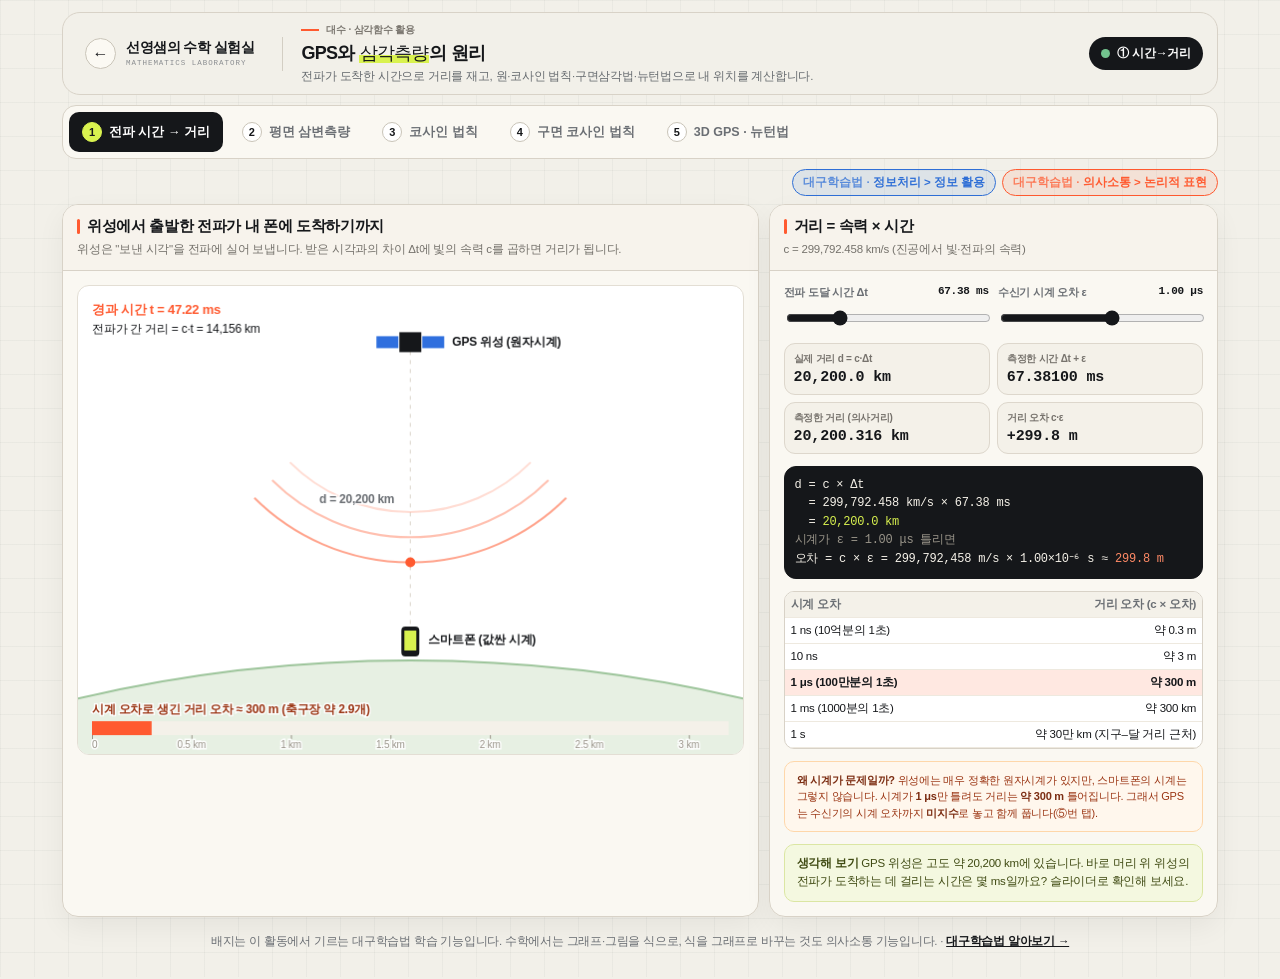
<file: gps-trilateration/index.html>
<!DOCTYPE html>
<html lang="ko">
<head>
<meta charset="UTF-8">
<meta name="viewport" content="width=device-width, initial-scale=1">
<title>GPS와 삼각측량의 원리</title>
<style>
  /* ===== 내 수학 실험실 공통 테마 =====
     이 :root 블록과 아래 "공통 셸" 영역은 모든 도구가 동일하게 유지합니다.
     도구별 CSS는 파일 아래쪽 "도구 전용" 영역에만 추가하세요. */
  :root{
    --bg:#f2f0e9;
    --panel:#fbf9f3;
    --panel-2:#f4f1e9;
    --line:#d8d2c7;
    --border-soft:#eee9df;
    --text:#15171a;
    --muted:#6b6f74;
    --faint:#9a958a;
    --accent:#ff5a30;
    --accent-weak:rgba(255,90,48,.14);
    --lime:#d9f24f;
    --shadow:0 10px 28px rgba(21,23,26,.055);
    --radius:16px;
  }
  *{box-sizing:border-box}
  html,body{margin:0}
  body{
    background:
      linear-gradient(rgba(21,23,26,.035) 1px, transparent 1px),
      linear-gradient(90deg, rgba(21,23,26,.035) 1px, transparent 1px),
      var(--bg);
    background-size:34px 34px;
    color:var(--text);
    font-family:Pretendard,"Apple SD Gothic Neo","Noto Sans KR",-apple-system,BlinkMacSystemFont,sans-serif;
    letter-spacing:-.015em;
    min-height:100vh;
    -webkit-font-smoothing:antialiased;
  }
  button,input,select{font:inherit;color:inherit}
  .num{font-family:ui-monospace,SFMono-Regular,Consolas,monospace;font-variant-numeric:tabular-nums;letter-spacing:-.01em}

  .app{width:100%;max-width:1180px;margin:0 auto;padding:12px;display:flex;flex-direction:column;gap:10px}

  /* ---- 공통 셸: 상단바 ---- */
  .topbar{
    min-height:72px;
    display:flex;
    gap:14px;
    justify-content:space-between;
    align-items:center;
    padding:10px 14px;
    background:rgba(242,240,233,.90);
    border:1px solid var(--line);
    border-radius:18px;
    backdrop-filter:blur(14px);
  }
  .brand-area{display:flex;align-items:center;gap:18px;min-width:0}
  .home-link{
    display:flex;align-items:center;gap:10px;flex:none;
    color:var(--text);text-decoration:none;
    padding:7px 10px 7px 8px;border-radius:12px;
    transition:background .18s ease;
  }
  .home-link:hover{background:#e7e3d9}
  .home-arrow{
    width:31px;height:31px;border:1px solid #c9c4b8;border-radius:50%;
    display:grid;place-items:center;font-size:16px;line-height:1;background:#fbf9f3;
  }
  .brand-copy{display:block;line-height:1.15}
  .brand-copy strong{display:block;font-size:14px;font-weight:800;letter-spacing:-.035em}
  .brand-copy small{
    display:block;margin-top:4px;color:#8a8d90;
    font-family:ui-monospace,SFMono-Regular,Consolas,monospace;
    font-size:7.5px;letter-spacing:.13em;white-space:nowrap;
  }
  .top-divider{width:1px;height:34px;background:#d3cec3;flex:none}
  .title-row{display:block;min-width:0}
  .eyebrow{
    display:flex;align-items:center;gap:7px;margin-bottom:4px;
    color:#7b7770;font-size:10px;font-weight:750;white-space:nowrap;
  }
  .eyebrow span{display:block;width:18px;height:2px;background:var(--accent)}
  h1{
    font-size:clamp(18px,1.25vw,24px);
    margin:0;
    font-weight:800;letter-spacing:-.04em;white-space:nowrap;
  }
  h1 em{
    font-style:normal;font-weight:500;
    background:linear-gradient(transparent 60%,var(--lime) 0);
    padding:0 .04em;
  }
  .subtitle{margin:4px 0 0;color:#666b6f;font-size:11.5px}
  .badge{
    display:inline-flex;align-items:center;gap:7px;flex:none;
    background:#15171a;color:#fff;border:0;
    border-radius:999px;padding:8px 12px;font-weight:700;font-size:12px;white-space:nowrap;
  }
  .dot{width:9px;height:9px;border-radius:50%;background:#73c48f}

  /* ---- 공통 셸: 패널 ---- */
  .workspace{display:grid;grid-template-columns:minmax(0,1.55fr) minmax(300px,1fr);gap:10px}
  .panel{
    min-width:0;
    display:flex;flex-direction:column;
    background:rgba(251,249,243,.96);
    border:1px solid var(--line);
    border-radius:var(--radius);
    box-shadow:var(--shadow);
    overflow:hidden;
  }
  .panel-head{
    flex:0 0 auto;
    padding:12px 14px;
    border-bottom:1px solid var(--line);
    background:rgba(247,244,236,.92);
  }
  .panel-title{
    font-size:15px;font-weight:800;letter-spacing:-.025em;
    position:relative;padding-left:10px;
  }
  .panel-title::before{
    content:"";position:absolute;left:0;top:.15em;bottom:.15em;
    width:3px;border-radius:3px;background:var(--accent);
  }
  .panel-desc{color:#74716b;font-size:11.5px;margin-top:5px;line-height:1.45}
  .panel-body{flex:1;min-height:0;padding:14px}

  /* ---- 공통 셸: 버튼 ---- */
  .btn{
    border:1px solid #c9c4b8;background:#fbf9f3;color:#15171a;
    border-radius:999px;font-weight:700;font-size:12.5px;
    padding:9px 14px;cursor:pointer;line-height:1;
    transition:background .15s ease,border-color .15s ease,transform .15s ease;
  }
  .btn:hover:not(:disabled){transform:translateY(-1px);border-color:#15171a;background:#f2efe6}
  .btn:disabled{opacity:.4;cursor:not-allowed;transform:none}
  .btn.primary{background:#15171a;color:#fff;border-color:#15171a}
  .btn.primary:hover:not(:disabled){background:#2b2e31}
  .btn.danger{color:#a73b2c}
  .btn.icon-btn{width:38px;height:38px;padding:0;border-radius:10px;font-size:18px;display:grid;place-items:center}

  /* ---- 공통 셸: 그림 영역 (캔버스·SVG) ---- */
  .chart-wrap{background:#fff;border:1px solid #e3ded4;border-radius:12px;overflow:hidden;position:relative}
  .chart-wrap canvas,.chart-wrap svg{display:block;width:100%;height:100%}

  /* ---- 공통 셸: 입력·지표·안내 ---- */
  .controls{display:grid;grid-template-columns:repeat(2,minmax(0,1fr));gap:9px}
  .control{display:flex;flex-direction:column;gap:5px}
  .control label{font-size:11px;color:var(--muted);font-weight:800}
  .control input{
    width:100%;padding:9px 10px;font-weight:700;
    border:1px solid #d3cec3;background:#fff;color:var(--text);border-radius:10px;
  }
  .control input:focus{outline:3px solid rgba(217,242,79,.42);border-color:#9aa64b}
  .control input[type="range"]{
    padding:0;height:22px;border:0;border-radius:0;background:transparent;
    accent-color:#15171a;cursor:pointer;
  }
  .checkbox-control{
    justify-content:center;min-height:58px;padding:8px 10px;
    border:1px solid var(--line);background:var(--panel-2);border-radius:12px;
  }
  .checkbox-control label{display:flex;align-items:center;gap:8px;color:var(--text);cursor:pointer;font-size:11px}
  .checkbox-control input{width:17px;height:17px;padding:0;accent-color:#15171a;cursor:pointer}

  .metrics{display:grid;grid-template-columns:repeat(2,minmax(0,1fr));gap:7px}
  .metric{background:var(--panel-2);border:1px solid #ddd7cc;border-radius:11px;padding:8px 9px;min-width:0}
  .metric .label{color:#77736d;font-size:10px;font-weight:800;margin-bottom:3px}
  .metric .value{
    font-size:15px;font-weight:850;color:var(--text);
    font-variant-numeric:tabular-nums;
    overflow:hidden;text-overflow:ellipsis;white-space:nowrap;
  }

  .formula{
    background:#15171a;color:#f6f2e9;border:1px solid #15171a;border-radius:12px;
    padding:9px 10px;line-height:1.55;font-size:12px;
    font-family:ui-monospace,SFMono-Regular,Consolas,monospace;overflow:auto;
  }
  .note{
    padding:10px 12px;border-radius:10px;
    background:#fff7ed;border:1px solid #fed7aa;color:#9a3412;
    font-size:11px;line-height:1.5;
  }
  .note b{color:#7c2d12;font-weight:800}
  .status{min-height:19px;font-size:11px;line-height:1.4;font-weight:750;color:var(--muted)}
  .status.ok{color:#32724f}
  .status.error{color:#b44634}

  .legend{display:flex;flex-wrap:wrap;gap:6px 12px;align-items:center}
  .legend-item{display:flex;align-items:center;gap:6px;font-size:11px;color:var(--muted)}
  .legend-item i{width:11px;height:11px;border-radius:3px;flex:none}

  /* ---- 공통 셸: 반응형 ---- */
  @media (max-width:1080px){
    .brand-copy small{display:none}
    .brand-copy strong{font-size:13px}
    .top-divider{height:28px}
  }
  @media (max-width:900px){
    .workspace{grid-template-columns:1fr}
  }
  @media (max-width:820px){
    .topbar{align-items:flex-start}
    .brand-area{align-items:flex-start}
    .home-link{padding-left:2px}
    .top-divider{display:none}
    .brand-copy{display:none}
    .title-row{display:block}
    h1{white-space:normal}
    .eyebrow{white-space:normal}
    .badge{display:none}
  }
  @media (max-width:520px){
    .app{padding:7px}
    .topbar{border-radius:14px;padding:9px 10px}
    .home-arrow{width:34px;height:34px}
    h1{font-size:20px;line-height:1.25}
    .subtitle{font-size:11px;white-space:normal}
    .panel{border-radius:14px}
    .panel-head{padding:12px}
    .btn{min-height:40px}
    .controls{grid-template-columns:1fr}
  }


  /* ===== 도구 전용 CSS는 여기부터 ===== */
  .tabs{
    display:flex;gap:6px;overflow-x:auto;padding:6px;
    background:rgba(251,249,243,.96);border:1px solid var(--line);border-radius:14px;
    scrollbar-width:thin;
  }
  .tab{
    flex:none;border:1px solid transparent;background:transparent;color:var(--muted);
    border-radius:10px;padding:9px 12px;font-weight:800;font-size:12.5px;cursor:pointer;
    display:flex;align-items:center;gap:7px;white-space:nowrap;
  }
  .tab:hover{background:#ece8de;color:var(--text)}
  .tab .n{
    width:20px;height:20px;border-radius:50%;display:grid;place-items:center;
    font-size:11px;border:1px solid #c9c4b8;background:#fff;color:var(--text);
  }
  .tab.active{background:#15171a;color:#fff}
  .tab.active .n{background:var(--lime);border-color:var(--lime);color:#15171a}
  .pane{display:none}
  .pane.active{display:block}

  .stage{height:470px;touch-action:none}
  .stage canvas{cursor:grab}
  .stage.static canvas{cursor:default}
  .side{display:flex;flex-direction:column;gap:12px}
  .val{float:right;color:var(--text);font-family:ui-monospace,SFMono-Regular,Consolas,monospace}
  .row-btns{display:flex;gap:8px;flex-wrap:wrap}
  .seg{display:flex;flex-wrap:wrap;gap:6px}
  .seg .btn{padding:8px 11px;font-size:12px}
  .seg .btn.on{background:#15171a;color:#fff;border-color:#15171a}
  select.sel{
    width:100%;padding:9px 10px;font-weight:700;border:1px solid #d3cec3;
    background:#fff;border-radius:10px;
  }
  .formula .c1{color:#ff8a66}.formula .c2{color:#8fb4ff}.formula .c3{color:#7fd6a5}.formula .c4{color:#d0a6ea}
  .formula .hl{color:var(--lime)}
  .formula .dim{color:#9a958a}
  .mini-table{width:100%;border-collapse:collapse;font-size:11.5px}
  .mini-table th,.mini-table td{padding:5px 6px;border-bottom:1px solid var(--border-soft);text-align:right;font-variant-numeric:tabular-nums;white-space:nowrap}
  .mini-table th{color:var(--muted);font-weight:800;background:var(--panel-2);position:sticky;top:0}
  .mini-table th:first-child,.mini-table td:first-child{text-align:left}
  .mini-table tr.cur td{background:var(--accent-weak);font-weight:800}
  .table-wrap{max-height:230px;overflow:auto;border:1px solid var(--line);border-radius:10px;background:#fff}
  .explain{font-size:12px;line-height:1.65;color:#3d4044}
  .explain p{margin:0 0 6px}
  .explain b{color:var(--text)}
  details.more{border:1px solid var(--line);border-radius:10px;background:#fff;padding:8px 10px;font-size:12px;line-height:1.6}
  details.more summary{cursor:pointer;font-weight:800}
  .q{padding:10px 12px;border-radius:10px;background:#f4f8e0;border:1px solid #dbe6a3;color:#3f4a12;font-size:11.5px;line-height:1.55}
  .q b{font-weight:800}
  .hint-float{
    position:absolute;left:8px;bottom:8px;font-size:10.5px;color:#6b6f74;background:rgba(255,255,255,.88);
    border:1px solid #e3ded4;border-radius:8px;padding:4px 7px;pointer-events:none;
  }
  /* 대구학습법 학습 기능 배지 */
  .dl-row{display:flex;flex-direction:column;align-items:flex-end;gap:6px;margin-bottom:8px}
  .dl-badges{display:flex;flex-wrap:wrap;justify-content:flex-end;gap:6px;max-width:100%}
  .dl-badge{
    --c:#ff5a30;--bg:rgba(255,90,48,.10);
    border:1px solid var(--c);background:var(--bg);color:var(--c);
    border-radius:999px;padding:5px 10px;font-size:11.5px;font-weight:800;cursor:pointer;line-height:1.3;
    text-align:left;max-width:100%;white-space:normal;
  }
  .dl-badge .dl-k{opacity:.75;font-weight:700}
  .dl-badge[aria-expanded="true"]{background:var(--c);color:#fff}
  .dl-badge[data-f="정보처리"]{--c:#2f6fd6;--bg:rgba(47,111,214,.10)}
  .dl-badge[data-f="사고"]{--c:#7a4fd1;--bg:rgba(122,79,209,.10)}
  .dl-badge[data-f="자기관리"]{--c:#2fa36b;--bg:rgba(47,163,107,.10)}
  .dl-badge[data-f="공동체"]{--c:#c98a00;--bg:rgba(201,138,0,.12)}
  .dl-desc{
    display:none;max-width:560px;font-size:11.5px;line-height:1.5;color:#3d4044;
    background:#fff;border:1px solid var(--line);border-left:3px solid var(--c,#ff5a30);border-radius:8px;padding:7px 10px;
  }
  .dl-desc.show{display:block}
  .dl-foot{font-size:11.5px;line-height:1.55;color:var(--muted);text-align:center;padding:6px 10px 14px;margin:0}
  .dl-foot a{color:var(--text);font-weight:800}
  @media (max-width:520px){
    .dl-row{align-items:stretch}
    .dl-badges{justify-content:flex-start}
    .dl-desc{max-width:none}
    .stage{height:360px}
    .tab{padding:8px 10px;font-size:12px}
  }
</style>
</head>
<body>
<div class="app">
  <div class="topbar">
    <div class="brand-area">
      <!-- 홈으로 돌아가는 링크: ../#tools 를 바꾸지 마세요 -->
      <a class="home-link" href="../#tools" aria-label="메인으로">
        <span class="home-arrow">←</span>
        <span class="brand-copy">
          <strong data-site="name">내 수학 실험실</strong>
          <small data-site="englishName">MATHEMATICS LABORATORY</small>
        </span>
      </a>
      <span class="top-divider" aria-hidden="true"></span>
      <div class="title-row">
        <div class="eyebrow"><span></span>대수 · 삼각함수 활용</div>
        <h1>GPS와 <em>삼각측량</em>의 원리</h1>
        <p class="subtitle">전파가 도착한 시간으로 거리를 재고, 원·코사인 법칙·구면삼각법·뉴턴법으로 내 위치를 계산합니다.</p>
      </div>
    </div>
    <div class="badge"><span class="dot"></span><span id="stateBadge">① 시간→거리</span></div>
  </div>

  <nav class="tabs" role="tablist">
    <button class="tab active" data-tab="0" role="tab"><span class="n">1</span>전파 시간 → 거리</button>
    <button class="tab" data-tab="1" role="tab"><span class="n">2</span>평면 삼변측량</button>
    <button class="tab" data-tab="2" role="tab"><span class="n">3</span>코사인 법칙</button>
    <button class="tab" data-tab="3" role="tab"><span class="n">4</span>구면 코사인 법칙</button>
    <button class="tab" data-tab="4" role="tab"><span class="n">5</span>3D GPS · 뉴턴법</button>
  </nav>

  <!-- ===================== ① 전파 시간 → 거리 ===================== -->
  <section class="pane active" data-pane="0">
    <div class="workspace">
      <section class="panel">
        <div class="panel-head">
          <div class="panel-title">위성에서 출발한 전파가 내 폰에 도착하기까지</div>
          <div class="panel-desc">위성은 "보낸 시각"을 전파에 실어 보냅니다. 받은 시각과의 차이 Δt에 빛의 속력 c를 곱하면 거리가 됩니다.</div>
        </div>
        <div class="panel-body">
          <div class="chart-wrap stage static"><canvas id="cv1"></canvas></div>
        </div>
      </section>
      <section class="panel">
        <div class="panel-head">
          <div class="panel-title">거리 = 속력 × 시간</div>
          <div class="panel-desc">c = 299,792.458 km/s (진공에서 빛·전파의 속력)</div>
        </div>
        <div class="panel-body side">
          <div class="controls">
            <div class="control">
              <label for="t1dt">전파 도달 시간 Δt <span class="val" id="t1dtV"></span></label>
              <input id="t1dt" type="range" min="60" max="90" step="0.01" value="67.38">
            </div>
            <div class="control">
              <label for="t1err">수신기 시계 오차 ε <span class="val" id="t1errV"></span></label>
              <input id="t1err" type="range" min="-10" max="10" step="0.05" value="1">
            </div>
          </div>
          <div class="metrics">
            <div class="metric"><div class="label">실제 거리 d = c·Δt</div><div class="value num" id="t1d">—</div></div>
            <div class="metric"><div class="label">측정한 시간 Δt + ε</div><div class="value num" id="t1mt">—</div></div>
            <div class="metric"><div class="label">측정한 거리 (의사거리)</div><div class="value num" id="t1md">—</div></div>
            <div class="metric"><div class="label">거리 오차 c·ε</div><div class="value num" id="t1e">—</div></div>
          </div>
          <div class="formula" id="t1f"></div>
          <div class="table-wrap">
            <table class="mini-table">
              <thead><tr><th>시계 오차</th><th>거리 오차 (c × 오차)</th></tr></thead>
              <tbody>
                <tr><td>1 ns (10억분의 1초)</td><td>약 0.3 m</td></tr>
                <tr><td>10 ns</td><td>약 3 m</td></tr>
                <tr class="cur"><td>1 μs (100만분의 1초)</td><td>약 300 m</td></tr>
                <tr><td>1 ms (1000분의 1초)</td><td>약 300 km</td></tr>
                <tr><td>1 s</td><td>약 30만 km (지구–달 거리 근처)</td></tr>
              </tbody>
            </table>
          </div>
          <div class="note"><b>왜 시계가 문제일까?</b> 위성에는 매우 정확한 원자시계가 있지만, 스마트폰의 시계는 그렇지 않습니다. 시계가 <b>1 μs</b>만 틀려도 거리는 <b>약 300 m</b> 틀어집니다. 그래서 GPS는 수신기의 시계 오차까지 <b>미지수</b>로 놓고 함께 풉니다(⑤번 탭).</div>
          <div class="q"><b>생각해 보기</b> GPS 위성은 고도 약 20,200 km에 있습니다. 바로 머리 위 위성의 전파가 도착하는 데 걸리는 시간은 몇 ms일까요? 슬라이더로 확인해 보세요.</div>
        </div>
      </section>
    </div>
  </section>

  <!-- ===================== ② 평면 삼변측량 ===================== -->
  <section class="pane" data-pane="1">
    <div class="workspace">
      <section class="panel">
        <div class="panel-head">
          <div class="panel-title">세 원이 만나는 한 점 = 내 위치</div>
          <div class="panel-desc">위성(●)과 수신기(◆)를 끌어 보세요. 각 위성을 중심으로 측정 거리를 반지름으로 하는 원을 그리면 수신기는 세 원 위에 있습니다.</div>
        </div>
        <div class="panel-body">
          <div class="chart-wrap stage"><canvas id="cv2"></canvas><div class="hint-float">점을 끌어서 옮기기 · 단위 km</div></div>
        </div>
      </section>
      <section class="panel">
        <div class="panel-head">
          <div class="panel-title">원의 방정식을 빼면 직선이 된다</div>
          <div class="panel-desc">x²+y²항이 지워져서 일차방정식(직선)이 남습니다. 두 직선의 교점이 위치입니다.</div>
        </div>
        <div class="panel-body side">
          <div class="seg" id="t2mode">
            <button class="btn" data-n="2" type="button">위성 2개</button>
            <button class="btn on" data-n="3" type="button">위성 3개</button>
          </div>
          <div class="controls">
            <div class="control">
              <label for="t2bias">수신기 시계 오차 b <span class="val" id="t2biasV"></span></label>
              <input id="t2bias" type="range" min="-40" max="40" step="1" value="0">
            </div>
            <div class="control">
              <label for="t2corr">내가 고른 시계 보정값 b̂ <span class="val" id="t2corrV"></span></label>
              <input id="t2corr" type="range" min="-40" max="40" step="0.5" value="0">
            </div>
          </div>
          <div class="row-btns">
            <button class="btn primary" id="t2auto" type="button">b̂ 자동으로 맞추기</button>
            <button class="btn" id="t2reset" type="button">처음 배치</button>
            <label style="display:flex;align-items:center;gap:6px;font-size:12px;font-weight:700"><input type="checkbox" id="t2lines" checked> 직선 보기</label>
          </div>
          <div class="formula" id="t2f"></div>
          <div class="metrics">
            <div class="metric"><div class="label">계산한 위치</div><div class="value num" id="t2est">—</div></div>
            <div class="metric"><div class="label">실제 위치와의 차이</div><div class="value num" id="t2err">—</div></div>
          </div>
          <div class="status" id="t2st"></div>
          <div class="q"><b>탐구</b> ① 위성 2개면 원 두 개의 교점이 <b>2개</b> 생깁니다. 어느 쪽인지 정하려면? ② 시계 오차 b를 넣으면 세 원이 한 점에서 만나지 않습니다. b̂ 슬라이더를 움직여 세 원이 다시 한 점에서 만나게 해 보세요. 이때 b̂는 b와 같아집니다. 평면에서는 미지수가 (x, y, b) 3개라서 위성 3개가 필요합니다.</div>
        </div>
      </section>
    </div>
  </section>

  <!-- ===================== ③ 코사인 법칙 ===================== -->
  <section class="pane" data-pane="2">
    <div class="workspace">
      <section class="panel">
        <div class="panel-head">
          <div class="panel-title">세 변의 길이로 각을 구하고, 각으로 위치를 구한다</div>
          <div class="panel-desc">기준국 A, B 사이 거리 c와 수신기 P까지의 거리 b = AP, a = BP를 알면 삼각형이 정해집니다. 점을 끌어 보세요.</div>
        </div>
        <div class="panel-body">
          <div class="chart-wrap stage"><canvas id="cv3"></canvas><div class="hint-float">A, B, P, C를 끌어서 옮기기 · 단위 km</div></div>
        </div>
      </section>
      <section class="panel">
        <div class="panel-head">
          <div class="panel-title">코사인 법칙 a² = b² + c² − 2bc·cos A</div>
          <div class="panel-desc">cos A = (b² + c² − a²) / (2bc) 로 각 A를 구한 뒤, A에서 각 θ 방향으로 b만큼 가면 P입니다.</div>
        </div>
        <div class="panel-body side">
          <div class="formula" id="t3f"></div>
          <div class="metrics">
            <div class="metric"><div class="label">후보 P₁ (AB 왼쪽)</div><div class="value num" id="t3p1">—</div></div>
            <div class="metric"><div class="label">후보 P₂ (AB 오른쪽)</div><div class="value num" id="t3p2">—</div></div>
          </div>
          <label style="display:flex;align-items:center;gap:8px;font-size:12px;font-weight:700"><input type="checkbox" id="t3c" checked> 세 번째 기준국 C의 거리로 후보 고르기</label>
          <div class="status" id="t3st"></div>
          <div class="note"><b>왜 후보가 2개일까?</b> cos θ = k를 만족하는 θ는 0°~180° 범위에서 하나지만, 기준선 AB의 <b>위쪽(+θ)</b>과 <b>아래쪽(−θ)</b> 어느 쪽으로도 꺾을 수 있습니다. 두 후보는 직선 AB에 대해 <b>대칭</b>입니다. 그래서 위치를 하나로 정하려면 정보(기준국)가 하나 더 필요합니다.</div>
          <div class="q"><b>탐구</b> P를 직선 AB 위로 옮기면 cos θ와 후보는 어떻게 될까요? |a − b| &lt; c &lt; a + b (삼각형 조건)가 깨지면 어떤 일이 생길까요?</div>
        </div>
      </section>
    </div>
  </section>

  <!-- ===================== ④ 구면 코사인 법칙 ===================== -->
  <section class="pane" data-pane="3">
    <div class="workspace">
      <section class="panel">
        <div class="panel-head">
          <div class="panel-title">북극–A–B 구면삼각형</div>
          <div class="panel-desc">지구 위의 가장 짧은 길은 직선이 아니라 <b>대원(큰 원)</b>의 호입니다. 지구본을 끌어 돌려 보세요.</div>
        </div>
        <div class="panel-body">
          <div class="chart-wrap stage"><canvas id="cv4"></canvas><div class="hint-float">끌어서 지구 돌리기</div></div>
        </div>
      </section>
      <section class="panel">
        <div class="panel-head">
          <div class="panel-title">구면 코사인 법칙 cos c = cos a·cos b + sin a·sin b·cos C</div>
          <div class="panel-desc">a, b는 북극에서 각 도시까지의 호(= 90° − 위도), C는 두 도시의 경도 차이, c가 두 도시 사이의 중심각입니다.</div>
        </div>
        <div class="panel-body side">
          <div class="controls">
            <div class="control"><label for="t4A">도시 A</label><select class="sel" id="t4A"></select></div>
            <div class="control"><label for="t4B">도시 B</label><select class="sel" id="t4B"></select></div>
            <div class="control"><label for="t4Alat">A 위도·경도 (°)</label>
              <div style="display:flex;gap:6px"><input id="t4Alat" type="number" step="0.01"><input id="t4Alon" type="number" step="0.01"></div></div>
            <div class="control"><label for="t4Blat">B 위도·경도 (°)</label>
              <div style="display:flex;gap:6px"><input id="t4Blat" type="number" step="0.01"><input id="t4Blon" type="number" step="0.01"></div></div>
          </div>
          <div class="formula" id="t4f"></div>
          <div class="metrics">
            <div class="metric"><div class="label">대원 거리 (지표면)</div><div class="value num" id="t4d">—</div></div>
            <div class="metric"><div class="label">지구를 뚫는 직선(현)</div><div class="value num" id="t4ch">—</div></div>
          </div>
          <div class="note">지구 반지름 R = 6,371 km로 계산합니다. 북위·동경은 +, 남위·서경은 −로 입력하세요. 호의 길이 = R × (중심각, 라디안).</div>
          <div class="q"><b>탐구</b> 서울과 뉴욕을 고르고 지구본을 돌려 보세요. 최단 경로가 왜 북극 쪽으로 휘어 보일까요? 같은 위도의 두 도시(예: 위도 선을 따라 가는 길)와 대원 거리를 비교해 보세요.</div>
        </div>
      </section>
    </div>
  </section>

  <!-- ===================== ⑤ 3D GPS 뉴턴법 ===================== -->
  <section class="pane" data-pane="4">
    <div class="workspace">
      <section class="panel">
        <div class="panel-head">
          <div class="panel-title">위성 4개로 (x, y, z, 시계 오차)를 푼다</div>
          <div class="panel-desc">지구 중심이 원점인 좌표(단위 km). 위성 궤도 반지름 약 26,560 km. 끌어서 돌리고, 확대 슬라이더로 크기를 바꿉니다.</div>
        </div>
        <div class="panel-body">
          <div class="chart-wrap stage"><canvas id="cv5"></canvas><div class="hint-float">끌어서 돌리기 · 주황 점선 = 뉴턴 반복 경로</div></div>
        </div>
      </section>
      <section class="panel">
        <div class="panel-head">
          <div class="panel-title">연립방정식과 뉴턴 반복법</div>
          <div class="panel-desc">√((x−xᵢ)²+(y−yᵢ)²+(z−zᵢ)²) + c·b = ρᵢ (ρᵢ: i번째 위성의 측정 거리). 비선형이라 한 번에 못 풀고, 직선(접평면)으로 근사해 조금씩 고칩니다.</div>
        </div>
        <div class="panel-body side">
          <div class="seg" id="t5mode">
            <button class="btn on" data-m="0" type="button">위성 4개 (x,y,z,b)</button>
            <button class="btn" data-m="1" type="button">위성 3개 (b 무시)</button>
            <button class="btn" data-m="2" type="button">위성 3개 + 지표면</button>
          </div>
          <div class="controls">
            <div class="control"><label for="t5city">실제 수신기 위치</label><select class="sel" id="t5city"></select></div>
            <div class="control">
              <label for="t5bias">수신기 시계 오차 b <span class="val" id="t5biasV"></span></label>
              <input id="t5bias" type="range" min="-1000" max="1000" step="10" value="100">
            </div>
            <div class="control">
              <label for="t5noise">거리 측정 잡음 σ <span class="val" id="t5noiseV"></span></label>
              <input id="t5noise" type="range" min="0" max="30" step="1" value="5">
            </div>
            <div class="control">
              <label for="t5zoom">확대 <span class="val" id="t5zoomV"></span></label>
              <input id="t5zoom" type="range" min="1" max="4" step="0.1" value="1">
            </div>
          </div>
          <div class="row-btns">
            <button class="btn primary" id="t5step" type="button">한 단계 반복</button>
            <button class="btn" id="t5run" type="button">수렴할 때까지</button>
            <button class="btn" id="t5reset" type="button">처음부터</button>
            <button class="btn" id="t5sats" type="button">위성 다시 배치</button>
          </div>
          <div class="formula" id="t5f"></div>
          <div class="table-wrap">
            <table class="mini-table">
              <thead><tr><th>k</th><th>x</th><th>y</th><th>z</th><th>c·b</th><th>|Δ|</th><th>위치 오차</th></tr></thead>
              <tbody id="t5tbody"></tbody>
            </table>
          </div>
          <div class="metrics">
            <div class="metric"><div class="label">추정 위치 (위도, 경도)</div><div class="value num" id="t5ll">—</div></div>
            <div class="metric"><div class="label">추정 시계 오차 (실제)</div><div class="value num" id="t5b">—</div></div>
          </div>
          <div>
            <div style="font-size:11px;font-weight:800;color:var(--muted);margin-bottom:5px">방법별 최종 결과 비교 (같은 위성·같은 측정값)</div>
            <div class="table-wrap" style="max-height:none">
              <table class="mini-table">
                <thead><tr><th>방법</th><th>미지수 / 식</th><th>반복</th><th>위치 오차</th></tr></thead>
                <tbody id="t5cmp"></tbody>
              </table>
            </div>
          </div>
          <details class="more">
            <summary>뉴턴 반복법은 어떻게 움직일까?</summary>
            <p>현재 추정값 X<sub>k</sub> = (x, y, z, c·b)에서 각 식 fᵢ(X) = |Sᵢ − X| + c·b − ρᵢ 를 일차식으로 근사합니다.</p>
            <p>fᵢ(X<sub>k</sub> + Δ) ≈ fᵢ(X<sub>k</sub>) + Jᵢ·Δ, 여기서 Jᵢ = ( −(Sᵢ−X)/|Sᵢ−X| , 1 ) 은 위성 쪽 단위벡터의 반대 방향과 1입니다.</p>
            <p>모든 식이 0이 되도록 J·Δ = −f 를 풀고 X<sub>k+1</sub> = X<sub>k</sub> + Δ 로 고칩니다. 지구 중심(0,0,0)에서 출발해도 보통 4~6번이면 수 mm 이내로 수렴합니다.</p>
            <p>위성 3개만 쓰고 시계 오차를 무시하면, 모든 거리에 같은 오차 c·b가 섞여 있어서 위치가 크게 틀어집니다. 대신 "수신기는 지구 표면 위에 있다(|X| = R)"는 조건을 4번째 식으로 쓰면 위성 3개로도 근삿값을 얻을 수 있습니다(실제 높이가 다르면 그만큼 오차).</p>
          </details>
        </div>
      </section>
    </div>
  </section>
  <p class="dl-foot">배지는 이 활동에서 기르는 대구학습법 학습 기능입니다. 수학에서는 그래프·그림을 식으로, 식을 그래프로 바꾸는 것도 의사소통 기능입니다. · <a href="../daegu-learning/">대구학습법 알아보기 →</a></p>
</div>

<!-- 홈페이지 이름을 site-config.js에서 가져와 상단에 표시합니다 -->
<script src="../site-config.js"></script>
<script>
  if (typeof SITE !== "undefined") {
    document.querySelectorAll("[data-site]").forEach(el => {
      if (SITE[el.dataset.site]) el.textContent = SITE[el.dataset.site];
    });
  }
</script>
<script>
  // ===== 도구 전용 JavaScript는 여기부터 =====
  const C_KMS = 299792.458;            // 빛의 속력 (km/s)
  const R_E = 6371;                    // 지구 반지름 (km)
  const R_SAT = 26560;                 // GPS 위성 궤도 반지름 (km)
  const DEG = Math.PI / 180;
  const SAT_COLORS = ["#ff5a30", "#2f6fde", "#2f9e6a", "#9b59b6"];
  const $ = id => document.getElementById(id);
  const fmt = (n, d = 2) => Number(n).toLocaleString("ko-KR", { minimumFractionDigits: d, maximumFractionDigits: d });
  const sgn = n => (n >= 0 ? "+ " : "− ") + Math.abs(n);

  const CITIES = [
    ["서울", 37.5665, 126.9780], ["부산", 35.1796, 129.0756], ["대구", 35.8714, 128.6014],
    ["제주", 33.4996, 126.5312], ["도쿄", 35.6762, 139.6503], ["베이징", 39.9042, 116.4074],
    ["싱가포르", 1.3521, 103.8198], ["시드니", -33.8688, 151.2093], ["런던", 51.5074, -0.1278],
    ["파리", 48.8566, 2.3522], ["뉴욕", 40.7128, -74.0060], ["로스앤젤레스", 34.0522, -118.2437],
    ["상파울루", -23.5505, -46.6333], ["카이로", 30.0444, 31.2357], ["케이프타운", -33.9249, 18.4241]
  ];

  // ---------- 공통: 캔버스 크기 맞추기 ----------
  function fit(cv) {
    const r = cv.parentElement.getBoundingClientRect();
    const dpr = window.devicePixelRatio || 1;
    const w = Math.max(10, r.width), h = Math.max(10, r.height);
    if (cv.width !== Math.round(w * dpr) || cv.height !== Math.round(h * dpr)) {
      cv.width = Math.round(w * dpr); cv.height = Math.round(h * dpr);
    }
    const ctx = cv.getContext("2d");
    ctx.setTransform(dpr, 0, 0, dpr, 0, 0);
    ctx.clearRect(0, 0, w, h);
    return { ctx, w, h };
  }
  function dotP(ctx, x, y, r, fill, stroke) {
    ctx.beginPath(); ctx.arc(x, y, r, 0, Math.PI * 2);
    if (fill) { ctx.fillStyle = fill; ctx.fill(); }
    if (stroke) { ctx.strokeStyle = stroke; ctx.lineWidth = 2; ctx.stroke(); }
  }
  function label(ctx, text, x, y, color = "#15171a", align = "left", size = 12, bold = true) {
    ctx.font = `${bold ? 800 : 500} ${size}px Pretendard, "Apple SD Gothic Neo", "Noto Sans KR", sans-serif`;
    ctx.textAlign = align; ctx.textBaseline = "middle";
    ctx.lineWidth = 3; ctx.strokeStyle = "rgba(255,255,255,.9)"; ctx.strokeText(text, x, y);
    ctx.fillStyle = color; ctx.fillText(text, x, y);
  }
  function diamond(ctx, x, y, s, fill) {
    ctx.beginPath(); ctx.moveTo(x, y - s); ctx.lineTo(x + s, y); ctx.lineTo(x, y + s); ctx.lineTo(x - s, y); ctx.closePath();
    ctx.fillStyle = fill; ctx.fill(); ctx.strokeStyle = "#fff"; ctx.lineWidth = 2; ctx.stroke();
  }
  // 선형 연립방정식 (부분 피벗 가우스 소거)
  function solve(A, b) {
    const n = b.length, M = A.map((r, i) => [...r, b[i]]);
    for (let c = 0; c < n; c++) {
      let p = c;
      for (let r = c + 1; r < n; r++) if (Math.abs(M[r][c]) > Math.abs(M[p][c])) p = r;
      if (Math.abs(M[p][c]) < 1e-12) return null;
      [M[c], M[p]] = [M[p], M[c]];
      for (let r = c + 1; r < n; r++) {
        const f = M[r][c] / M[c][c];
        for (let k = c; k <= n; k++) M[r][k] -= f * M[c][k];
      }
    }
    const x = new Array(n).fill(0);
    for (let r = n - 1; r >= 0; r--) {
      let s = M[r][n];
      for (let k = r + 1; k < n; k++) s -= M[r][k] * x[k];
      x[r] = s / M[r][r];
    }
    return x;
  }

  // ---------- 탭 전환 ----------
  let activeTab = 0;
  const tabNames = ["① 시간→거리", "② 평면 삼변측량", "③ 코사인 법칙", "④ 구면 코사인 법칙", "⑤ 3D GPS"];
  document.querySelectorAll(".tab").forEach(t => t.addEventListener("click", () => {
    activeTab = +t.dataset.tab;
    document.querySelectorAll(".tab").forEach(x => x.classList.toggle("active", x === t));
    document.querySelectorAll(".pane").forEach(p => p.classList.toggle("active", +p.dataset.pane === activeTab));
    $("stateBadge").textContent = tabNames[activeTab];
    renderActive();
  }));
  function renderActive() { [draw1, draw2, draw3, draw4, draw5][activeTab](); }
  window.addEventListener("resize", renderActive);

  // 드래그 도우미: 캔버스 위 점 끌기
  function makeDraggable(cv, pick, move, end) {
    let dragging = null;
    const pos = e => { const r = cv.getBoundingClientRect(); return [e.clientX - r.left, e.clientY - r.top]; };
    cv.addEventListener("pointerdown", e => {
      const [x, y] = pos(e); dragging = pick(x, y);
      if (dragging !== null) { cv.setPointerCapture(e.pointerId); cv.style.cursor = "grabbing"; }
    });
    cv.addEventListener("pointermove", e => { if (dragging !== null) { const [x, y] = pos(e); move(dragging, x, y, e); } });
    const stop = () => { if (dragging !== null) { dragging = null; cv.style.cursor = ""; if (end) end(); } };
    cv.addEventListener("pointerup", stop); cv.addEventListener("pointercancel", stop);
  }

  // =========================================================
  // ① 전파 시간 → 거리
  // =========================================================
  const t1 = { start: performance.now() };
  function t1Values() {
    const dt = +$("t1dt").value / 1000;       // s
    const eps = +$("t1err").value * 1e-6;     // s
    return { dt, eps, d: C_KMS * dt, md: C_KMS * (dt + eps), e: C_KMS * eps * 1000 };
  }
  function update1() {
    const v = t1Values();
    $("t1dtV").textContent = fmt(v.dt * 1000, 2) + " ms";
    $("t1errV").textContent = fmt(v.eps * 1e6, 2) + " μs";
    $("t1d").textContent = fmt(v.d, 1) + " km";
    $("t1mt").textContent = fmt((v.dt + v.eps) * 1000, 5) + " ms";
    $("t1md").textContent = fmt(v.md, 3) + " km";
    $("t1e").textContent = (v.e >= 0 ? "+" : "") + fmt(v.e, 1) + " m";
    $("t1f").innerHTML =
      `d = c × Δt<br>` +
      `&nbsp;&nbsp;= 299,792.458 km/s × ${fmt(v.dt * 1000, 2)} ms<br>` +
      `&nbsp;&nbsp;= <span class="hl">${fmt(v.d, 1)} km</span><br>` +
      `<span class="dim">시계가 ε = ${fmt(v.eps * 1e6, 2)} μs 틀리면</span><br>` +
      `오차 = c × ε = 299,792,458 m/s × ${fmt(v.eps * 1e6, 2)}×10⁻⁶ s ≈ <span class="c1">${fmt(v.e, 1)} m</span>`;
  }
  function draw1() {
    if (activeTab !== 0) return;
    const { ctx, w, h } = fit($("cv1"));
    const v = t1Values();
    // 지구 표면(큰 원의 일부)
    const groundY = h * 0.80;
    const Rpx = w * 2.2;
    ctx.fillStyle = "#e7f0e3";
    ctx.beginPath(); ctx.arc(w / 2, groundY + Rpx, Rpx, 0, Math.PI * 2); ctx.fill();
    ctx.strokeStyle = "#9cc49a"; ctx.lineWidth = 2; ctx.stroke();
    // 대기 느낌
    const sat = [w * 0.5, h * 0.12], rcv = [w * 0.5, groundY - 4];
    // 거리 눈금
    ctx.strokeStyle = "#d8d2c7"; ctx.setLineDash([4, 5]); ctx.lineWidth = 1;
    ctx.beginPath(); ctx.moveTo(sat[0], sat[1]); ctx.lineTo(rcv[0], rcv[1]); ctx.stroke(); ctx.setLineDash([]);
    // 시간 진행
    const period = 2600, now = performance.now();
    const p = ((now - t1.start) % period) / 2000;
    const pp = Math.min(1, p);
    // 전파 링
    for (let k = 0; k < 3; k++) {
      const q = pp - k * 0.08; if (q <= 0) continue;
      const rr = q * (rcv[1] - sat[1]);
      ctx.strokeStyle = `rgba(255,90,48,${0.55 - k * 0.17})`; ctx.lineWidth = 2;
      ctx.beginPath(); ctx.arc(sat[0], sat[1], rr, Math.PI * 0.25, Math.PI * 0.75); ctx.stroke();
    }
    const py = sat[1] + pp * (rcv[1] - sat[1]);
    dotP(ctx, sat[0], py, 5, "#ff5a30");
    // 위성 그림
    ctx.save(); ctx.translate(sat[0], sat[1]);
    ctx.fillStyle = "#2f6fde"; ctx.fillRect(-34, -6, 22, 12); ctx.fillRect(12, -6, 22, 12);
    ctx.fillStyle = "#15171a"; ctx.fillRect(-11, -10, 22, 20);
    ctx.restore();
    label(ctx, "GPS 위성 (원자시계)", sat[0] + 42, sat[1], "#15171a");
    // 수신기
    ctx.fillStyle = "#15171a"; ctx.beginPath();
    ctx.roundRect ? ctx.roundRect(rcv[0] - 9, rcv[1] - 30, 18, 30, 4) : ctx.rect(rcv[0] - 9, rcv[1] - 30, 18, 30);
    ctx.fill();
    ctx.fillStyle = "#d9f24f"; ctx.fillRect(rcv[0] - 6, rcv[1] - 26, 12, 20);
    label(ctx, "스마트폰 (값싼 시계)", rcv[0] + 18, rcv[1] - 16);
    // 시간·거리 표시
    const tNow = pp * v.dt * 1000;
    label(ctx, `경과 시간 t = ${fmt(tNow, 2)} ms`, 14, 24, "#ff5a30", "left", 13);
    label(ctx, `전파가 간 거리 = c·t = ${fmt(C_KMS * tNow / 1000, 0)} km`, 14, 44, "#15171a", "left", 12, false);
    label(ctx, `d = ${fmt(v.d, 0)} km`, sat[0] - 16, (sat[1] + rcv[1]) / 2, "#6b6f74", "right", 12);
    if (p >= 1) label(ctx, `도착! Δt = ${fmt(v.dt * 1000, 2)} ms`, rcv[0] - 16, rcv[1] - 46, "#32724f", "right", 13);
    // 오차 막대: 축구장(105 m)과 비교
    const errM = Math.abs(v.e);
    const barY = h - 26, bx = 14, maxW = w - 28;
    const scale = maxW / 3200;  // 최대 약 3 km
    ctx.fillStyle = "#f4f1e9"; ctx.fillRect(bx, barY - 7, maxW, 14);
    ctx.fillStyle = "#ff5a30"; ctx.fillRect(bx, barY - 7, Math.min(maxW, errM * scale), 14);
    for (let m = 0; m <= 3000; m += 500) {
      const x = bx + m * scale;
      ctx.fillStyle = "#9a958a"; ctx.fillRect(x, barY + 7, 1, 4);
      label(ctx, m === 0 ? "0" : (m / 1000) + " km", x, barY + 17, "#9a958a", m === 0 ? "left" : "center", 10, false);
    }
    label(ctx, `시계 오차로 생긴 거리 오차 ≈ ${fmt(errM, 0)} m (축구장 약 ${fmt(errM / 105, 1)}개)`, bx, barY - 18, "#9a3412", "left", 12);
    if (activeTab === 0) requestAnimationFrame(draw1);
  }
  ["t1dt", "t1err"].forEach(id => $(id).addEventListener("input", () => { update1(); t1.start = performance.now(); }));

  // =========================================================
  // ② 평면 삼변측량
  // =========================================================
  const t2 = {
    sats: [[15, 82], [88, 70], [52, 8]],
    rcv: [42, 48], n: 3, view: null
  };
  const T2_DEFAULT = JSON.stringify({ sats: t2.sats, rcv: t2.rcv });
  const KM_PER_US = C_KMS / 1e6 * 1;   // 1 μs → 0.29979 km
  function t2View(w, h) {
    const s = Math.min(w, h) / 112;
    return { s, cx: w / 2, cy: h / 2,
      to: (x, y) => [w / 2 + (x - 50) * s, h / 2 - (y - 50) * s],
      from: (X, Y) => [(X - w / 2) / s + 50, -(Y - h / 2) / s + 50] };
  }
  function t2Radii() {
    const b = +$("t2bias").value, bh = +$("t2corr").value;
    return t2.sats.map(S => Math.hypot(S[0] - t2.rcv[0], S[1] - t2.rcv[1]) + (b - bh) * KM_PER_US);
  }
  function radicalLine(Si, ri, Sj, rj) {   // A x + B y = C
    return [2 * (Sj[0] - Si[0]), 2 * (Sj[1] - Si[1]),
      ri * ri - rj * rj - (Si[0] ** 2 + Si[1] ** 2) + (Sj[0] ** 2 + Sj[1] ** 2)];
  }
  function circleInter(S1, r1, S2, r2) {
    const d = Math.hypot(S2[0] - S1[0], S2[1] - S1[1]);
    if (d > r1 + r2 || d < Math.abs(r1 - r2) || d === 0) return [];
    const a = (r1 * r1 - r2 * r2 + d * d) / (2 * d), hh = Math.sqrt(Math.max(0, r1 * r1 - a * a));
    const mx = S1[0] + a * (S2[0] - S1[0]) / d, my = S1[1] + a * (S2[1] - S1[1]) / d;
    return [[mx + hh * (S2[1] - S1[1]) / d, my - hh * (S2[0] - S1[0]) / d],
            [mx - hh * (S2[1] - S1[1]) / d, my + hh * (S2[0] - S1[0]) / d]];
  }
  function t2Estimate(r) {
    const L1 = radicalLine(t2.sats[0], r[0], t2.sats[1], r[1]);
    const L2 = radicalLine(t2.sats[0], r[0], t2.sats[2], r[2]);
    const det = L1[0] * L2[1] - L1[1] * L2[0];
    if (Math.abs(det) < 1e-9) return { L1, L2, P: null };
    return { L1, L2, P: [(L1[2] * L2[1] - L1[1] * L2[2]) / det, (L1[0] * L2[2] - L1[2] * L2[0]) / det] };
  }
  const eqLine = L => {
    const f = v => fmt(v, 1);
    return `${f(L[0])}x ${L[1] >= 0 ? "+" : "−"} ${f(Math.abs(L[1]))}y = ${f(L[2])}`;
  };
  function draw2() {
    if (activeTab !== 1) return;
    const { ctx, w, h } = fit($("cv2"));
    const V = t2.view = t2View(w, h);
    // 격자
    ctx.lineWidth = 1;
    for (let g = -100; g <= 200; g += 10) {
      const [x] = V.to(g, 0), [, y] = V.to(0, g);
      ctx.strokeStyle = g % 50 === 0 ? "#e2ddd2" : "#f1eee7";
      ctx.beginPath(); ctx.moveTo(x, 0); ctx.lineTo(x, h); ctx.stroke();
      ctx.beginPath(); ctx.moveTo(0, y); ctx.lineTo(w, y); ctx.stroke();
    }
    const n = t2.n, r = t2Radii();
    // 원
    for (let i = 0; i < n; i++) {
      const [x, y] = V.to(...t2.sats[i]);
      ctx.strokeStyle = SAT_COLORS[i]; ctx.lineWidth = 2;
      ctx.fillStyle = SAT_COLORS[i] + "10";
      ctx.beginPath(); ctx.arc(x, y, Math.max(0, r[i]) * V.s, 0, Math.PI * 2); ctx.fill(); ctx.stroke();
    }
    let est = null;
    if (n === 3) {
      const E = t2Estimate(r);
      if ($("t2lines").checked) {
        [[E.L1, "#6b6f74"], [E.L2, "#6b6f74"]].forEach(([L, col], k) => {
          let p1, p2;
          if (Math.abs(L[1]) > Math.abs(L[0])) { p1 = [-150, (L[2] + 150 * L[0]) / L[1]]; p2 = [250, (L[2] - 250 * L[0]) / L[1]]; }
          else { p1 = [(L[2] + 150 * L[1]) / L[0], -150]; p2 = [(L[2] - 250 * L[1]) / L[0], 250]; }
          ctx.strokeStyle = col; ctx.setLineDash(k ? [8, 5] : [3, 4]); ctx.lineWidth = 1.6;
          ctx.beginPath(); ctx.moveTo(...V.to(...p1)); ctx.lineTo(...V.to(...p2)); ctx.stroke();
        });
        ctx.setLineDash([]);
      }
      est = E.P;
      if (est) {
        const [x, y] = V.to(...est);
        ctx.strokeStyle = "#15171a"; ctx.lineWidth = 2;
        ctx.beginPath(); ctx.moveTo(x - 9, y - 9); ctx.lineTo(x + 9, y + 9); ctx.moveTo(x + 9, y - 9); ctx.lineTo(x - 9, y + 9); ctx.stroke();
        label(ctx, "계산한 위치", x + 12, y + 14, "#15171a", "left", 11);
      }
    } else {
      const C = circleInter(t2.sats[0], r[0], t2.sats[1], r[1]);
      C.forEach((P, k) => {
        const [x, y] = V.to(...P);
        dotP(ctx, x, y, 8, null, "#15171a");
        label(ctx, `후보 ${k + 1}`, x + 12, y - 10, "#15171a", "left", 11);
      });
      t2.cand = C;
    }
    // 위성
    for (let i = 0; i < n; i++) {
      const [x, y] = V.to(...t2.sats[i]);
      dotP(ctx, x, y, 9, SAT_COLORS[i], "#fff");
      label(ctx, `위성${i + 1}  r=${fmt(r[i], 1)}`, x + 13, y - 12, SAT_COLORS[i], "left", 11.5);
    }
    // 실제 수신기
    const [rx, ry] = V.to(...t2.rcv);
    diamond(ctx, rx, ry, 8, "#15171a");
    label(ctx, "실제 수신기", rx + 12, ry, "#6b6f74", "left", 11, false);
    update2(r, est);
  }
  function update2(r, est) {
    const b = +$("t2bias").value, bh = +$("t2corr").value, n = t2.n;
    $("t2biasV").textContent = `${b} μs (${fmt(b * KM_PER_US, 1)} km)`;
    $("t2corrV").textContent = `${fmt(bh, 1)} μs`;
    const S = t2.sats;
    const circ = i => `<span class="c${i + 1}">(x ${S[i][0] >= 0 ? "−" : "+"} ${fmt(Math.abs(S[i][0]), 1)})² + (y ${S[i][1] >= 0 ? "−" : "+"} ${fmt(Math.abs(S[i][1]), 1)})² = ${fmt(r[i], 1)}²</span>`;
    let html = `원1: ${circ(0)}<br>원2: ${circ(1)}<br>`;
    if (n === 3) {
      html += `원3: ${circ(2)}<br><span class="dim">원1 − 원2, 원1 − 원3 (x²+y² 소거)</span><br>`;
      const E = t2Estimate(r);
      html += `직선①: ${eqLine(E.L1)}<br>직선②: ${eqLine(E.L2)}<br>`;
      html += E.P ? `교점: <span class="hl">(${fmt(E.P[0], 2)}, ${fmt(E.P[1], 2)})</span>` : `두 직선이 평행 → 위성 배치가 한 직선 위`;
      if (E.P) {
        $("t2est").textContent = `(${fmt(E.P[0], 1)}, ${fmt(E.P[1], 1)})`;
        const err = Math.hypot(E.P[0] - t2.rcv[0], E.P[1] - t2.rcv[1]);
        $("t2err").textContent = fmt(err, 2) + " km";
        const res = Math.max(...S.map((s, i) => Math.abs(Math.hypot(s[0] - E.P[0], s[1] - E.P[1]) - r[i])));
        const st = $("t2st");
        if (Math.abs(b - bh) < 0.26) { st.className = "status ok"; st.textContent = "세 원이 한 점에서 만납니다. 계산한 위치 = 실제 위치!"; }
        else { st.className = "status error"; st.textContent = `세 원이 한 점에서 만나지 않습니다 (교점에서 원까지 최대 ${fmt(res, 2)} km 어긋남). 시계 보정 b̂를 조절해 보세요.`; }
      } else { $("t2est").textContent = "—"; $("t2err").textContent = "—"; }
    } else {
      html += `<span class="dim">원1 − 원2 → 직선 한 개 위의 두 점</span><br>` + `직선: ${eqLine(radicalLine(S[0], r[0], S[1], r[1]))}`;
      const C = t2.cand || [];
      $("t2est").textContent = C.length ? `후보 ${C.length}개` : "교점 없음";
      $("t2err").textContent = C.length ? C.map(P => fmt(Math.hypot(P[0] - t2.rcv[0], P[1] - t2.rcv[1]), 1)).join(" / ") + " km" : "—";
      const st = $("t2st"); st.className = "status";
      st.textContent = C.length === 2 ? "두 원은 두 점에서 만납니다. 어느 쪽이 내 위치인지 알 수 없어요 → 위성이 하나 더 필요!" : "두 원이 만나지 않거나 한 점에서만 만납니다.";
    }
    $("t2f").innerHTML = html;
  }
  makeDraggable($("cv2"),
    (x, y) => {
      const V = t2.view; if (!V) return null;
      const pts = [...t2.sats.slice(0, t2.n), t2.rcv];
      let best = null, bd = 22;
      pts.forEach((p, i) => { const [px, py] = V.to(...p); const d = Math.hypot(px - x, py - y); if (d < bd) { bd = d; best = i; } });
      return best === null ? null : (best === pts.length - 1 ? "r" : best);
    },
    (k, x, y) => {
      const p = t2.view.from(x, y).map(v => Math.max(-5, Math.min(105, Math.round(v * 2) / 2)));
      if (k === "r") t2.rcv = p; else t2.sats[k] = p;
      draw2();
    });
  ["t2bias", "t2corr", "t2lines"].forEach(id => $(id).addEventListener("input", draw2));
  $("t2mode").addEventListener("click", e => {
    const b = e.target.closest("button"); if (!b) return;
    t2.n = +b.dataset.n;
    $("t2mode").querySelectorAll("button").forEach(x => x.classList.toggle("on", x === b));
    draw2();
  });
  $("t2reset").addEventListener("click", () => {
    const d = JSON.parse(T2_DEFAULT); t2.sats = d.sats; t2.rcv = d.rcv;
    $("t2bias").value = 0; $("t2corr").value = 0; draw2();
  });
  $("t2auto").addEventListener("click", () => {
    // b̂를 바꿔 가며 "교점에서 세 원까지의 어긋남"이 가장 작은 값을 찾는다
    const b = +$("t2bias").value;
    const cost = bh => {
      const r = t2.sats.map(S => Math.hypot(S[0] - t2.rcv[0], S[1] - t2.rcv[1]) + (b - bh) * KM_PER_US);
      const E = t2Estimate(r); if (!E.P) return 1e9;
      return t2.sats.reduce((s, S, i) => s + (Math.hypot(S[0] - E.P[0], S[1] - E.P[1]) - r[i]) ** 2, 0);
    };
    let best = 0, bc = Infinity;
    for (let v = -40; v <= 40; v += 0.5) { const c = cost(v); if (c < bc) { bc = c; best = v; } }
    const target = best, start = +$("t2corr").value, t0 = performance.now();
    if (t2.n !== 3) $("t2mode").querySelector('[data-n="3"]').click();
    (function anim(now) {
      const q = Math.min(1, (now - t0) / 700);
      $("t2corr").value = start + (target - start) * (1 - (1 - q) ** 3);
      draw2(); if (q < 1) requestAnimationFrame(anim); else { $("t2corr").value = target; draw2(); }
    })(t0);
  });

  // =========================================================
  // ③ 코사인 법칙
  // =========================================================
  const t3 = { A: [18, 40], B: [82, 46], P: [56, 80], C: [40, 6], view: null };
  function draw3() {
    if (activeTab !== 2) return;
    const { ctx, w, h } = fit($("cv3"));
    const V = t3.view = t2View(w, h);
    ctx.lineWidth = 1;
    for (let g = -100; g <= 200; g += 10) {
      const [x] = V.to(g, 0), [, y] = V.to(0, g);
      ctx.strokeStyle = "#f1eee7";
      ctx.beginPath(); ctx.moveTo(x, 0); ctx.lineTo(x, h); ctx.stroke();
      ctx.beginPath(); ctx.moveTo(0, y); ctx.lineTo(w, y); ctx.stroke();
    }
    const { A, B, P, C } = t3, useC = $("t3c").checked;
    const c = Math.hypot(B[0] - A[0], B[1] - A[1]);
    const b = Math.hypot(P[0] - A[0], P[1] - A[1]);
    const a = Math.hypot(P[0] - B[0], P[1] - B[1]);
    const cosT = (b * b + c * c - a * a) / (2 * b * c);
    const ok = isFinite(cosT) && Math.abs(cosT) <= 1 + 1e-9;
    const th = ok ? Math.acos(Math.max(-1, Math.min(1, cosT))) : NaN;
    const u = [(B[0] - A[0]) / c, (B[1] - A[1]) / c], nrm = [-u[1], u[0]];
    const P1 = [A[0] + b * (Math.cos(th) * u[0] + Math.sin(th) * nrm[0]), A[1] + b * (Math.cos(th) * u[1] + Math.sin(th) * nrm[1])];
    const P2 = [A[0] + b * (Math.cos(th) * u[0] - Math.sin(th) * nrm[0]), A[1] + b * (Math.cos(th) * u[1] - Math.sin(th) * nrm[1])];
    // 기준선 AB 연장
    ctx.strokeStyle = "#d8d2c7"; ctx.setLineDash([5, 5]); ctx.lineWidth = 1.2;
    ctx.beginPath(); ctx.moveTo(...V.to(A[0] - u[0] * 200, A[1] - u[1] * 200)); ctx.lineTo(...V.to(A[0] + u[0] * 300, A[1] + u[1] * 300)); ctx.stroke();
    ctx.setLineDash([]);
    // 거리 원(옅게)
    [[A, b, SAT_COLORS[0]], [B, a, SAT_COLORS[1]]].forEach(([S, rr, col]) => {
      ctx.strokeStyle = col + "55"; ctx.lineWidth = 1.2;
      ctx.beginPath(); ctx.arc(...V.to(...S), rr * V.s, 0, Math.PI * 2); ctx.stroke();
    });
    const dC = Math.hypot(P[0] - C[0], P[1] - C[1]);
    if (useC) { ctx.strokeStyle = SAT_COLORS[2] + "77"; ctx.setLineDash([3, 4]); ctx.beginPath(); ctx.arc(...V.to(...C), dC * V.s, 0, Math.PI * 2); ctx.stroke(); ctx.setLineDash([]); }
    // 삼각형
    ctx.strokeStyle = "#15171a"; ctx.lineWidth = 2;
    ctx.beginPath(); ctx.moveTo(...V.to(...A)); ctx.lineTo(...V.to(...B)); ctx.lineTo(...V.to(...P)); ctx.closePath(); ctx.stroke();
    ctx.fillStyle = "rgba(217,242,79,.22)"; ctx.fill();
    // 변 이름
    const mid = (p, q) => V.to((p[0] + q[0]) / 2, (p[1] + q[1]) / 2);
    let m = mid(A, B); label(ctx, `c = ${fmt(c, 1)}`, m[0], m[1] + 14, "#15171a", "center", 12);
    m = mid(A, P); label(ctx, `b = ${fmt(b, 1)}`, m[0] - 8, m[1], SAT_COLORS[0], "right", 12);
    m = mid(B, P); label(ctx, `a = ${fmt(a, 1)}`, m[0] + 8, m[1], SAT_COLORS[1], "left", 12);
    // 각 θ 호
    if (ok) {
      const [ax, ay] = V.to(...A);
      const base = Math.atan2(-u[1], u[0]);
      const side = Math.sign(u[0] * (P[1] - A[1]) - u[1] * (P[0] - A[0])) || 1;
      ctx.strokeStyle = "#ff5a30"; ctx.lineWidth = 2.5;
      ctx.beginPath(); ctx.arc(ax, ay, 30, base, base - side * th, side > 0); ctx.stroke();
      const mida = base - side * th / 2;
      label(ctx, `θ = ${fmt(th / DEG, 1)}°`, ax + 46 * Math.cos(mida), ay + 46 * Math.sin(mida), "#ff5a30", "center", 12);
      // 후보
      let pick = null;
      if (useC) {
        const e1 = Math.abs(Math.hypot(P1[0] - C[0], P1[1] - C[1]) - dC), e2 = Math.abs(Math.hypot(P2[0] - C[0], P2[1] - C[1]) - dC);
        pick = e1 <= e2 ? 0 : 1;
      }
      [P1, P2].forEach((Q, k) => {
        const [x, y] = V.to(...Q);
        dotP(ctx, x, y, 11, null, pick === k ? "#32724f" : (pick === null ? "#15171a" : "#c9c4b8"));
        label(ctx, `P${k ? "₂" : "₁"}${pick === k ? " ✓" : ""}`, x + 14, y + 12, pick === k ? "#32724f" : "#6b6f74", "left", 11);
      });
      ctx.strokeStyle = "#c9c4b8"; ctx.setLineDash([2, 4]); ctx.lineWidth = 1;
      ctx.beginPath(); ctx.moveTo(...V.to(...P1)); ctx.lineTo(...V.to(...P2)); ctx.stroke(); ctx.setLineDash([]);
      t3.pick = pick;
    }
    // 점들
    const pt = (Q, col, name) => { const [x, y] = V.to(...Q); dotP(ctx, x, y, 8, col, "#fff"); label(ctx, name, x - 12, y - 12, col, "right", 13); };
    pt(A, SAT_COLORS[0], "A"); pt(B, SAT_COLORS[1], "B");
    if (useC) pt(C, SAT_COLORS[2], "C");
    const [px, py] = V.to(...P); diamond(ctx, px, py, 8, "#15171a"); label(ctx, "P (수신기)", px + 12, py - 12, "#15171a", "left", 12);

    // 식
    const st = $("t3st");
    let html = `cos θ = (b² + c² − a²) / (2bc)<br>` +
      `&nbsp;&nbsp;= (${fmt(b, 1)}² + ${fmt(c, 1)}² − ${fmt(a, 1)}²) / (2·${fmt(b, 1)}·${fmt(c, 1)})<br>` +
      `&nbsp;&nbsp;= <span class="hl">${isFinite(cosT) ? fmt(cosT, 4) : "—"}</span>`;
    if (ok) {
      html += `<br>θ = arccos(${fmt(cosT, 4)}) = <span class="hl">${fmt(th / DEG, 2)}°</span><br>` +
        `<span class="dim">A에서 AB 방향으로 ±θ 돌려 b만큼 이동</span><br>` +
        `P = A + b(cos θ·<i>u</i> ± sin θ·<i>n</i>)`;
      $("t3p1").textContent = `(${fmt(P1[0], 1)}, ${fmt(P1[1], 1)})`;
      $("t3p2").textContent = `(${fmt(P2[0], 1)}, ${fmt(P2[1], 1)})`;
      if (useC) { st.className = "status ok"; st.textContent = `C까지의 거리 ${fmt(dC, 1)} km와 맞는 후보는 P${t3.pick ? "₂" : "₁"} → 위치 결정!`; }
      else { st.className = "status"; st.textContent = "후보가 2개입니다. 어느 쪽인지 정하려면 정보가 더 필요해요."; }
    } else {
      $("t3p1").textContent = "—"; $("t3p2").textContent = "—";
      st.className = "status error"; st.textContent = "|cos θ| > 1 → 삼각형을 만들 수 없습니다.";
    }
    $("t3f").innerHTML = html;
  }
  makeDraggable($("cv3"),
    (x, y) => {
      const V = t3.view; if (!V) return null;
      const keys = ["A", "B", "P"].concat($("t3c").checked ? ["C"] : []);
      let best = null, bd = 22;
      keys.forEach(k => { const [px, py] = V.to(...t3[k]); const d = Math.hypot(px - x, py - y); if (d < bd) { bd = d; best = k; } });
      return best;
    },
    (k, x, y) => {
      const p = t3.view.from(x, y).map(v => Math.max(-5, Math.min(105, Math.round(v * 2) / 2)));
      const other = k === "A" ? t3.B : k === "B" ? t3.A : null;
      if (other && Math.hypot(p[0] - other[0], p[1] - other[1]) < 3) return;
      t3[k] = p; draw3();
    });
  $("t3c").addEventListener("input", draw3);

  // =========================================================
  // ④ 구면 코사인 법칙
  // =========================================================
  const t4 = { lat0: 50, lon0: 160, view: null };
  ["t4A", "t4B"].forEach((id, k) => {
    const s = $(id);
    CITIES.forEach((c, i) => { const o = document.createElement("option"); o.value = i; o.textContent = c[0]; s.appendChild(o); });
    const o = document.createElement("option"); o.value = "custom"; o.textContent = "직접 입력"; s.appendChild(o);
    s.value = k ? 10 : 0;
    s.addEventListener("change", () => { if (s.value !== "custom") { setCity(k, CITIES[s.value]); centerGlobe(); } draw4(); });
  });
  function setCity(k, c) { const p = k ? "t4B" : "t4A"; $(p + "lat").value = c[1]; $(p + "lon").value = c[2]; }
  setCity(0, CITIES[0]); setCity(1, CITIES[10]);
  ["t4Alat", "t4Alon", "t4Blat", "t4Blon"].forEach(id => $(id).addEventListener("input", () => {
    $(id.startsWith("t4A") ? "t4A" : "t4B").value = "custom"; draw4();
  }));
  const vec = (lat, lon) => [Math.cos(lat * DEG) * Math.cos(lon * DEG), Math.cos(lat * DEG) * Math.sin(lon * DEG), Math.sin(lat * DEG)];
  function t4Read() {
    const clampLat = v => Math.max(-90, Math.min(90, +v || 0));
    return { A: [clampLat($("t4Alat").value), +$("t4Alon").value || 0], B: [clampLat($("t4Blat").value), +$("t4Blon").value || 0] };
  }
  function centerGlobe() {
    const { A, B } = t4Read();
    const m = vec(...A).map((v, i) => v + vec(...B)[i]);
    const L = Math.hypot(...m);
    if (L > 1e-6) { t4.lat0 = Math.max(-60, Math.min(70, Math.asin(m[2] / L) / DEG + 20)); t4.lon0 = Math.atan2(m[1], m[0]) / DEG; }
  }
  centerGlobe();
  function proj4(v, cx, cy, R) {   // 정사영: 보는 중심 (lat0, lon0)
    const l0 = t4.lon0 * DEG, p0 = t4.lat0 * DEG;
    const x1 = v[0] * Math.cos(l0) + v[1] * Math.sin(l0), y1 = -v[0] * Math.sin(l0) + v[1] * Math.cos(l0), z1 = v[2];
    const x2 = x1 * Math.cos(p0) + z1 * Math.sin(p0), z2 = -x1 * Math.sin(p0) + z1 * Math.cos(p0);
    return [cx + y1 * R, cy - z2 * R, x2];   // 세 번째 값 > 0 이면 앞면
  }
  function polyline(ctx, pts, cx, cy, R, style, width, dash) {
    ctx.strokeStyle = style; ctx.lineWidth = width; ctx.setLineDash(dash || []);
    let pen = false; ctx.beginPath();
    pts.forEach(v => { const [x, y, d] = proj4(v, cx, cy, R); if (d >= 0) { pen ? ctx.lineTo(x, y) : ctx.moveTo(x, y); pen = true; } else pen = false; });
    ctx.stroke(); ctx.setLineDash([]);
  }
  function draw4() {
    if (activeTab !== 3) return;
    const { ctx, w, h } = fit($("cv4"));
    const cx = w / 2, cy = h / 2, R = Math.min(w, h) / 2 - 26;
    t4.view = { cx, cy, R };
    // 바다
    const g = ctx.createRadialGradient(cx - R * 0.35, cy - R * 0.35, R * 0.1, cx, cy, R);
    g.addColorStop(0, "#eaf3fb"); g.addColorStop(1, "#c9dcee");
    ctx.fillStyle = g; ctx.beginPath(); ctx.arc(cx, cy, R, 0, Math.PI * 2); ctx.fill();
    ctx.strokeStyle = "#9db7d0"; ctx.lineWidth = 1.2; ctx.stroke();
    // 경위선
    for (let lat = -60; lat <= 60; lat += 30) {
      const pts = []; for (let lon = -180; lon <= 180; lon += 3) pts.push(vec(lat, lon));
      polyline(ctx, pts, cx, cy, R, lat === 0 ? "#86a7c6" : "#b6cce0", lat === 0 ? 1.4 : 1);
    }
    for (let lon = -180; lon < 180; lon += 30) {
      const pts = []; for (let lat = -90; lat <= 90; lat += 3) pts.push(vec(lat, lon));
      polyline(ctx, pts, cx, cy, R, "#b6cce0", 1);
    }
    const { A, B } = t4Read();
    const vA = vec(...A), vB = vec(...B), N = [0, 0, 1];
    // 변 a, b (북극에서 각 도시까지 자오선)
    const meridian = (lat, lon) => { const p = []; for (let t = 0; t <= 60; t++) p.push(vec(90 - (90 - lat) * t / 60, lon)); return p; };
    polyline(ctx, meridian(...A), cx, cy, R, SAT_COLORS[0], 2.4, [6, 4]);
    polyline(ctx, meridian(...B), cx, cy, R, SAT_COLORS[1], 2.4, [6, 4]);
    // 변 c (대원 호)
    const cosc = Math.max(-1, Math.min(1, vA[0] * vB[0] + vA[1] * vB[1] + vA[2] * vB[2]));
    const cang = Math.acos(cosc);
    const arc = [];
    for (let t = 0; t <= 120; t++) {
      if (Math.sin(cang) < 1e-9) { arc.push(vA); continue; }
      const s1 = Math.sin((1 - t / 120) * cang) / Math.sin(cang), s2 = Math.sin(t / 120 * cang) / Math.sin(cang);
      arc.push([s1 * vA[0] + s2 * vB[0], s1 * vA[1] + s2 * vB[1], s1 * vA[2] + s2 * vB[2]]);
    }
    polyline(ctx, arc, cx, cy, R, "#15171a", 3.2);
    // 같은 위도 경로(비교용, A의 위도를 따라 B의 경도까지) — 위도가 같을 때만 의미
    // 각 C 표시 (북극 근처)
    let dl = ((B[1] - A[1]) % 360 + 540) % 360 - 180;
    const angPts = []; for (let t = 0; t <= 30; t++) angPts.push(vec(80, A[1] + dl * t / 30));
    polyline(ctx, angPts, cx, cy, R, "#ff5a30", 2.4);
    const [nx, ny, nd] = proj4(N, cx, cy, R);
    if (nd >= 0) { dotP(ctx, nx, ny, 6, "#15171a", "#fff"); label(ctx, "북극 N", nx + 10, ny - 10, "#15171a", "left", 12); }
    const cm = proj4(vec(76, A[1] + dl / 2), cx, cy, R);
    if (cm[2] >= 0) label(ctx, `C = ${fmt(Math.abs(dl), 1)}°`, cm[0], cm[1], "#ff5a30", "center", 12);
    // 도시
    const names = [$("t4A").selectedOptions[0].textContent, $("t4B").selectedOptions[0].textContent].map((s, i) => s === "직접 입력" ? (i ? "B" : "A") : s);
    [[vA, SAT_COLORS[0], "A · " + names[0]], [vB, SAT_COLORS[1], "B · " + names[1]]].forEach(([v, col, nm]) => {
      const [x, y, d] = proj4(v, cx, cy, R);
      if (d >= 0) { dotP(ctx, x, y, 7, col, "#fff"); label(ctx, nm, x + 10, y + 12, col, "left", 12); }
    });
    // 변 이름 라벨
    const lab = (pts, txt, col, dy = 0) => { const p = proj4(pts[Math.floor(pts.length / 2)], cx, cy, R); if (p[2] >= 0) label(ctx, txt, p[0] + 6, p[1] + dy, col, "left", 13); };
    lab(meridian(...A), "a", SAT_COLORS[0]); lab(meridian(...B), "b", SAT_COLORS[1]); lab(arc, "c", "#15171a", 14);
    update4(A, B, dl, cang);
  }
  function update4(A, B, dl, cang) {
    const a = 90 - A[0], b = 90 - B[0], C = Math.abs(dl);
    const ca = Math.cos(a * DEG), cb = Math.cos(b * DEG), sa = Math.sin(a * DEG), sb = Math.sin(b * DEG), cC = Math.cos(C * DEG);
    const cosc = ca * cb + sa * sb * cC;
    const c = Math.acos(Math.max(-1, Math.min(1, cosc)));
    $("t4f").innerHTML =
      `<span class="c1">a = 90° − (${fmt(A[0], 2)}°) = ${fmt(a, 2)}°</span><br>` +
      `<span class="c2">b = 90° − (${fmt(B[0], 2)}°) = ${fmt(b, 2)}°</span><br>` +
      `<span class="c1">C</span> = |${fmt(B[1], 2)}° − (${fmt(A[1], 2)}°)| → ${fmt(C, 2)}°<br>` +
      `cos c = cos a·cos b + sin a·sin b·cos C<br>` +
      `&nbsp;&nbsp;= ${fmt(ca, 4)}×${fmt(cb, 4)} + ${fmt(sa, 4)}×${fmt(sb, 4)}×${fmt(cC, 4)}<br>` +
      `&nbsp;&nbsp;= <span class="hl">${fmt(cosc, 5)}</span><br>` +
      `c = arccos(${fmt(cosc, 5)}) = <span class="hl">${fmt(c / DEG, 3)}°</span> = ${fmt(c, 5)} rad<br>` +
      `거리 = R·c = 6,371 × ${fmt(c, 5)} ≈ <span class="hl">${fmt(R_E * c, 0)} km</span>`;
    $("t4d").textContent = fmt(R_E * c, 0) + " km";
    $("t4ch").textContent = fmt(2 * R_E * Math.sin(c / 2), 0) + " km";
  }
  makeDraggable($("cv4"),
    (x, y) => ({ x, y, lat0: t4.lat0, lon0: t4.lon0 }),
    (s, x, y) => {
      const R = t4.view ? t4.view.R : 200;
      t4.lon0 = s.lon0 - (x - s.x) / R / DEG;
      t4.lat0 = Math.max(-89, Math.min(89, s.lat0 + (y - s.y) / R / DEG));
      draw4();
    });

  // =========================================================
  // ⑤ 3D GPS: 뉴턴 반복법
  // =========================================================
  const t5 = { mode: 0, yaw: 0, pitch: 0, sats: [], noise: [], iters: [], view: null };
  (function () {
    const s = $("t5city");
    CITIES.forEach((c, i) => { const o = document.createElement("option"); o.value = i; o.textContent = `${c[0]} (${fmt(c[1], 2)}°, ${fmt(c[2], 2)}°)`; s.appendChild(o); });
    s.value = 2;
  })();
  const add = (a, b) => a.map((v, i) => v + b[i]), sub = (a, b) => a.map((v, i) => v - b[i]);
  const scl = (a, k) => a.map(v => v * k), dot3 = (a, b) => a[0] * b[0] + a[1] * b[1] + a[2] * b[2];
  const norm = a => Math.hypot(a[0], a[1], a[2]);
  function t5Truth() { const c = CITIES[+$("t5city").value]; return { lat: c[1], lon: c[2], X: scl(vec(c[1], c[2]), R_E) }; }
  function gauss() { let u = 0, v = 0; while (!u) u = Math.random(); while (!v) v = Math.random(); return Math.sqrt(-2 * Math.log(u)) * Math.cos(2 * Math.PI * v); }
  function placeSats() {
    const { lat, lon, X } = t5Truth();
    const p = lat * DEG, l = lon * DEG;
    const E = [-Math.sin(l), Math.cos(l), 0];
    const Nn = [-Math.sin(p) * Math.cos(l), -Math.sin(p) * Math.sin(l), Math.cos(p)];
    const U = [Math.cos(p) * Math.cos(l), Math.cos(p) * Math.sin(l), Math.sin(p)];
    const az0 = Math.random() * 360;
    const geo = [
      [az0, 18 + Math.random() * 20], [az0 + 120 + (Math.random() - .5) * 30, 20 + Math.random() * 25],
      [az0 + 240 + (Math.random() - .5) * 30, 15 + Math.random() * 25], [Math.random() * 360, 62 + Math.random() * 25]
    ];
    t5.sats = geo.map(([az, el]) => {
      const a = az * DEG, e = el * DEG;
      const u = add(add(scl(E, Math.cos(e) * Math.sin(a)), scl(Nn, Math.cos(e) * Math.cos(a))), scl(U, Math.sin(e)));
      const xu = dot3(X, u), t = -xu + Math.sqrt(xu * xu - dot3(X, X) + R_SAT * R_SAT);
      return { pos: add(X, scl(u, t)), az: ((az % 360) + 360) % 360, el };
    });
    t5.noise = t5.sats.map(() => gauss());
    t5.yaw = -25 - lon; t5.pitch = 18;   // 옆에서 비스듬히 보기
  }
  function pseudoranges() {
    const { X } = t5Truth();
    const cb = C_KMS * (+$("t5bias").value) * 1e-6;
    const sig = (+$("t5noise").value) / 1000;
    return t5.sats.map((s, i) => norm(sub(s.pos, X)) + cb + sig * t5.noise[i]);
  }
  // 한 번의 뉴턴(가우스-뉴턴) 단계. 상태 s = [x,y,z,cb]
  function newtonStep(s, mode, rho) {
    const rows = [], f = [];
    const nS = mode === 0 ? 4 : 3;
    const X = s.slice(0, 3);
    for (let i = 0; i < nS; i++) {
      const D = sub(t5.sats[i].pos, X), r = norm(D);
      const g = scl(D, -1 / r);
      if (mode === 1) { rows.push(g); f.push(r - rho[i]); }
      else { rows.push([...g, 1]); f.push(r + s[3] - rho[i]); }
    }
    if (mode === 2) {
      let nX = norm(X), gd;
      if (nX < 1) { const m = t5.sats.slice(0, 3).reduce((a, q) => add(a, q.pos), [0, 0, 0]); gd = scl(m, 1 / norm(m)); }
      else gd = scl(X, 1 / nX);
      rows.push([...gd, 0]); f.push(nX - R_E);
    }
    const d = solve(rows, f.map(v => -v));
    if (!d || d.some(v => !isFinite(v))) return null;
    const next = mode === 1 ? [s[0] + d[0], s[1] + d[1], s[2] + d[2], 0] : s.map((v, i) => v + d[i]);
    return { next, step: Math.hypot(...d) };
  }
  function runToEnd(mode, rho) {
    let s = [0, 0, 0, 0], k = 0, last = Infinity;
    while (k < 20 && last > 1e-7) { const r = newtonStep(s, mode, rho); if (!r) return null; s = r.next; last = r.step; k++; }
    return { s, k, conv: last <= 1e-7 };
  }
  function t5Reset() { t5.iters = [{ s: [0, 0, 0, 0], step: null }]; renderT5(); }
  function t5StepOnce() {
    const cur = t5.iters[t5.iters.length - 1];
    if (cur.step !== null && cur.step < 1e-7) return false;
    if (t5.iters.length > 20) return false;
    const r = newtonStep(cur.s, t5.mode, pseudoranges());
    if (!r) { t5.failed = true; return false; }
    t5.iters.push({ s: r.next, step: r.step });
    return true;
  }
  function fmtDist(km) { return km < 1 ? fmt(km * 1000, 2) + " m" : fmt(km, km < 100 ? 2 : 0) + " km"; }
  function renderT5() { draw5(); update5(); }
  function update5() {
    const bias = +$("t5bias").value, sig = +$("t5noise").value;
    $("t5biasV").textContent = `${bias} μs (${fmt(C_KMS * bias * 1e-6, 1)} km)`;
    $("t5noiseV").textContent = `${sig} m`;
    $("t5zoomV").textContent = `×${fmt(+$("t5zoom").value, 1)}`;
    const rho = pseudoranges(), { X, lat, lon } = t5Truth();
    // 식
    const nS = t5.mode === 0 ? 4 : 3;
    let html = "";
    for (let i = 0; i < nS; i++) {
      const p = t5.sats[i].pos.map((v, j) => `${"xyz"[j]}${v >= 0 ? "−" : "+"}${fmt(Math.abs(v), 0)}`);
      html += `<span class="c${i + 1}">√((${p[0]})²+(${p[1]})²+(${p[2]})²)${t5.mode === 1 ? "" : " + cb"} = ${fmt(rho[i], 3)}</span><br>`;
    }
    if (t5.mode === 2) html += `<span class="c4">√(x²+y²+z²) = ${fmt(R_E, 0)}</span> <span class="dim">(지표면 조건)</span><br>`;
    html += `<span class="dim">미지수 ${t5.mode === 1 ? "x, y, z (3개) — 시계 오차 b = 0 으로 가정" : "x, y, z, cb (4개)"} · 식 ${t5.mode === 1 ? 3 : 4}개</span>`;
    $("t5f").innerHTML = html;
    // 반복 표
    const tb = $("t5tbody"); tb.innerHTML = "";
    t5.iters.forEach((it, k) => {
      const e = norm(sub(it.s.slice(0, 3), X));
      const tr = document.createElement("tr");
      if (k === t5.iters.length - 1) tr.className = "cur";
      tr.innerHTML = `<td>${k}</td><td>${fmt(it.s[0], 1)}</td><td>${fmt(it.s[1], 1)}</td><td>${fmt(it.s[2], 1)}</td><td>${t5.mode === 1 ? "—" : fmt(it.s[3], 3)}</td><td>${it.step === null ? "—" : fmtDist(it.step)}</td><td>${fmtDist(e)}</td>`;
      tb.appendChild(tr);
    });
    tb.parentElement.parentElement.scrollTop = 1e6;
    const last = t5.iters[t5.iters.length - 1].s, nL = norm(last.slice(0, 3));
    if (nL > 1) {
      const elat = Math.asin(last[2] / nL) / DEG, elon = Math.atan2(last[1], last[0]) / DEG;
      $("t5ll").textContent = `${fmt(elat, 4)}°, ${fmt(elon, 4)}°`;
    } else $("t5ll").textContent = "지구 중심 (출발점)";
    $("t5b").textContent = t5.mode === 1 ? `가정 0 μs (${bias} μs)` : `${fmt(last[3] / C_KMS * 1e6, 2)} μs (${bias} μs)`;
    // 비교 표
    const names = ["위성 4개 (x,y,z,b)", "위성 3개, b 무시", "위성 3개 + 지표면"];
    const desc = ["4개 / 4개", "3개 / 3개", "4개 / 4개"];
    const cmp = $("t5cmp"); cmp.innerHTML = "";
    [0, 1, 2].forEach(m => {
      const r = runToEnd(m, rho);
      const tr = document.createElement("tr");
      if (m === t5.mode) tr.className = "cur";
      tr.innerHTML = r ? `<td>${names[m]}</td><td>${desc[m]}</td><td>${r.k}${r.conv ? "" : "+"}</td><td>${fmtDist(norm(sub(r.s.slice(0, 3), X)))}</td>`
                       : `<td>${names[m]}</td><td>${desc[m]}</td><td>—</td><td>풀 수 없음</td>`;
      cmp.appendChild(tr);
    });
  }
  function proj5(v, w, h) {
    const zoom = +$("t5zoom").value;
    const S = Math.min(w, h) / 2 / (R_SAT * 1.08) * zoom;
    const y = t5.yaw * DEG, p = t5.pitch * DEG;
    const x1 = v[0] * Math.cos(y) - v[1] * Math.sin(y), y1 = v[0] * Math.sin(y) + v[1] * Math.cos(y), z1 = v[2];
    const y2 = y1 * Math.cos(p) - z1 * Math.sin(p), z2 = y1 * Math.sin(p) + z1 * Math.cos(p);
    return [w / 2 + x1 * S, h / 2 - z2 * S, y2, S];   // y2 < 0 : 관찰자 쪽
  }
  function draw5() {
    if (activeTab !== 4) return;
    const { ctx, w, h } = fit($("cv5"));
    const [ox, oy, , S] = proj5([0, 0, 0], w, h);
    const Rp = R_E * S;
    // 위성 궤도 껍질(원)
    ctx.strokeStyle = "#ece8de"; ctx.setLineDash([3, 5]); ctx.lineWidth = 1;
    ctx.beginPath(); ctx.arc(ox, oy, R_SAT * S, 0, Math.PI * 2); ctx.stroke(); ctx.setLineDash([]);
    // 지구
    const g = ctx.createRadialGradient(ox - Rp * .35, oy - Rp * .35, Rp * .1, ox, oy, Rp);
    g.addColorStop(0, "#eaf3fb"); g.addColorStop(1, "#bcd3ea");
    ctx.fillStyle = g; ctx.beginPath(); ctx.arc(ox, oy, Rp, 0, Math.PI * 2); ctx.fill();
    ctx.strokeStyle = "#9db7d0"; ctx.lineWidth = 1; ctx.stroke();
    const grat = pts => {
      ctx.beginPath(); let pen = false;
      pts.forEach(v => { const [x, y, d] = proj5(scl(v, R_E), w, h); if (d <= 0) { pen ? ctx.lineTo(x, y) : ctx.moveTo(x, y); pen = true; } else pen = false; });
      ctx.stroke();
    };
    ctx.strokeStyle = "#a9c2da"; ctx.lineWidth = .9;
    for (let lat = -60; lat <= 60; lat += 30) { const p = []; for (let lo = -180; lo <= 180; lo += 4) p.push(vec(lat, lo)); grat(p); }
    for (let lo = -180; lo < 180; lo += 30) { const p = []; for (let la = -90; la <= 90; la += 4) p.push(vec(la, lo)); grat(p); }
    const { X } = t5Truth();
    const [rx, ry] = proj5(X, w, h);
    const nS = t5.mode === 0 ? 4 : 3;
    // 위성 → 수신기
    t5.sats.forEach((s, i) => {
      const [sx, sy] = proj5(s.pos, w, h);
      const used = i < nS;
      ctx.strokeStyle = used ? SAT_COLORS[i] : "#d8d2c7"; ctx.lineWidth = used ? 1.6 : 1; ctx.setLineDash(used ? [] : [4, 4]);
      ctx.beginPath(); ctx.moveTo(sx, sy); ctx.lineTo(rx, ry); ctx.stroke(); ctx.setLineDash([]);
    });
    t5.sats.forEach((s, i) => {
      const [sx, sy] = proj5(s.pos, w, h);
      const used = i < nS;
      ctx.save(); ctx.translate(sx, sy); ctx.globalAlpha = used ? 1 : .35;
      ctx.fillStyle = SAT_COLORS[i]; ctx.fillRect(-15, -3, 9, 6); ctx.fillRect(6, -3, 9, 6);
      ctx.fillStyle = "#15171a"; ctx.fillRect(-5, -5, 10, 10);
      ctx.restore();
      label(ctx, `위성${i + 1}${used ? "" : " (안 씀)"}`, sx + 18, sy - 8, used ? SAT_COLORS[i] : "#9a958a", "left", 11);
    });
    // 반복 경로
    ctx.strokeStyle = "#ff5a30"; ctx.lineWidth = 1.6; ctx.setLineDash([5, 4]);
    ctx.beginPath();
    t5.iters.forEach((it, k) => { const [x, y] = proj5(it.s.slice(0, 3), w, h); k ? ctx.lineTo(x, y) : ctx.moveTo(x, y); });
    ctx.stroke(); ctx.setLineDash([]);
    t5.iters.forEach((it, k) => { const [x, y] = proj5(it.s.slice(0, 3), w, h); dotP(ctx, x, y, 3.5, "#ff5a30"); if (k > 0 && k <= 3) label(ctx, `X${k}`, x - 6, y - 9, "#ff5a30", "right", 10); });
    label(ctx, "X₀ = 지구 중심", ox + 6, oy + 12, "#6b6f74", "left", 10, false);
    diamond(ctx, rx, ry, 6, "#15171a");
    label(ctx, "실제 수신기", rx + 10, ry + 12, "#15171a", "left", 11);
    const last = t5.iters[t5.iters.length - 1].s;
    const err = norm(sub(last.slice(0, 3), X));
    label(ctx, `반복 ${t5.iters.length - 1}회 · 위치 오차 ${fmtDist(err)}`, 12, 20, "#15171a", "left", 13);
    if (t5.failed) label(ctx, "행렬을 풀 수 없음 (위성 배치를 바꿔 보세요)", 12, 40, "#b44634", "left", 12);
  }
  $("t5mode").addEventListener("click", e => {
    const b = e.target.closest("button"); if (!b) return;
    t5.mode = +b.dataset.m;
    $("t5mode").querySelectorAll("button").forEach(x => x.classList.toggle("on", x === b));
    t5.failed = false; t5Reset();
  });
  $("t5step").addEventListener("click", () => { t5StepOnce(); renderT5(); });
  $("t5run").addEventListener("click", () => {
    let n = 0;
    (function tick() { if (t5StepOnce() && ++n < 20) { renderT5(); setTimeout(tick, 380); } else renderT5(); })();
  });
  $("t5reset").addEventListener("click", () => { t5.failed = false; t5Reset(); });
  $("t5sats").addEventListener("click", () => { placeSats(); t5.failed = false; t5Reset(); });
  $("t5city").addEventListener("change", () => { placeSats(); t5.failed = false; t5Reset(); });
  ["t5bias", "t5noise"].forEach(id => $(id).addEventListener("input", () => { t5.failed = false; t5Reset(); }));
  $("t5zoom").addEventListener("input", renderT5);
  makeDraggable($("cv5"),
    (x, y) => ({ x, y, yaw: t5.yaw, pitch: t5.pitch }),
    (s, x, y) => { t5.yaw = s.yaw + (x - s.x) * 0.4; t5.pitch = Math.max(-89, Math.min(89, s.pitch + (y - s.y) * 0.4)); draw5(); });

  // ---------- 대구학습법 학습 기능 배지 (탭마다 오른쪽 위) ----------
  const DL_BADGES = [
    [["정보처리", "정보 활용", "측정한 전파 도달 시간을 거리 데이터로 바꾸고 오차표로 정리한다."],
     ["의사소통", "논리적 표현", "시간–거리 관계를 식 d = c×Δt와 표로 나타낸다."]],
    [["의사소통", "논리적 표현", "원 그림을 원의 방정식으로, 두 식을 뺀 결과를 직선 그래프로 바꾸어 나타낸다."],
     ["사고", "비판적 사고", "시계 오차로 세 원이 한 점에서 만나지 않는 까닭을 근거로 검증한다."]],
    [["사고", "전이와 융합", "배운 코사인 법칙을 위치 계산이라는 새 맥락에 적용한다."],
     ["의사소통", "논리적 표현", "삼각형 그림을 코사인 법칙 식과 좌표 (r cosθ, r sinθ)로 바꾸어 표현한다."]],
    [["사고", "창의적 사고", "평면의 코사인 법칙을 둥근 지구의 구면삼각형으로 확장한다."],
     ["의사소통", "논리적 표현", "지구본 위 구면삼각형 그림을 위도·경도 식으로 바꾸어 거리를 나타낸다."]],
    [["자기관리", "성찰", "반복할 때마다 오차를 되돌아보고 추정값을 고쳐 나간다."],
     ["정보처리", "매체 활용", "반복 결과를 표와 3D 그림으로 구조화해 수렴을 확인한다."]]
  ];
  document.querySelectorAll(".pane").forEach(pane => {
    const list = DL_BADGES[+pane.dataset.pane]; if (!list) return;
    const row = document.createElement("div"); row.className = "dl-row";
    const wrap = document.createElement("div"); wrap.className = "dl-badges";
    const desc = document.createElement("div"); desc.className = "dl-desc";
    list.forEach(([f, sub, why]) => {
      const b = document.createElement("button");
      b.type = "button"; b.className = "dl-badge"; b.dataset.f = f; b.title = why;
      b.setAttribute("aria-expanded", "false");
      b.innerHTML = `<span class="dl-k">대구학습법 · </span>${f} &gt; ${sub}`;
      b.addEventListener("click", () => {
        const open = b.getAttribute("aria-expanded") !== "true";
        wrap.querySelectorAll(".dl-badge").forEach(x => x.setAttribute("aria-expanded", "false"));
        if (open) {
          b.setAttribute("aria-expanded", "true");
          desc.style.setProperty("--c", getComputedStyle(b).getPropertyValue("--c"));
          desc.innerHTML = `<b>${f} &gt; ${sub}</b> — ${why}`;
        }
        desc.classList.toggle("show", open);
      });
      wrap.appendChild(b);
    });
    row.append(wrap, desc);
    pane.prepend(row);
  });

  // ---------- 시작 ----------
  update1();
  placeSats(); t5.iters = [{ s: [0, 0, 0, 0], step: null }];
  renderActive();
  // 다른 탭을 처음 열 때도 표·식이 채워지도록 미리 계산
  update5();
</script>
</body>
</html>
</file>
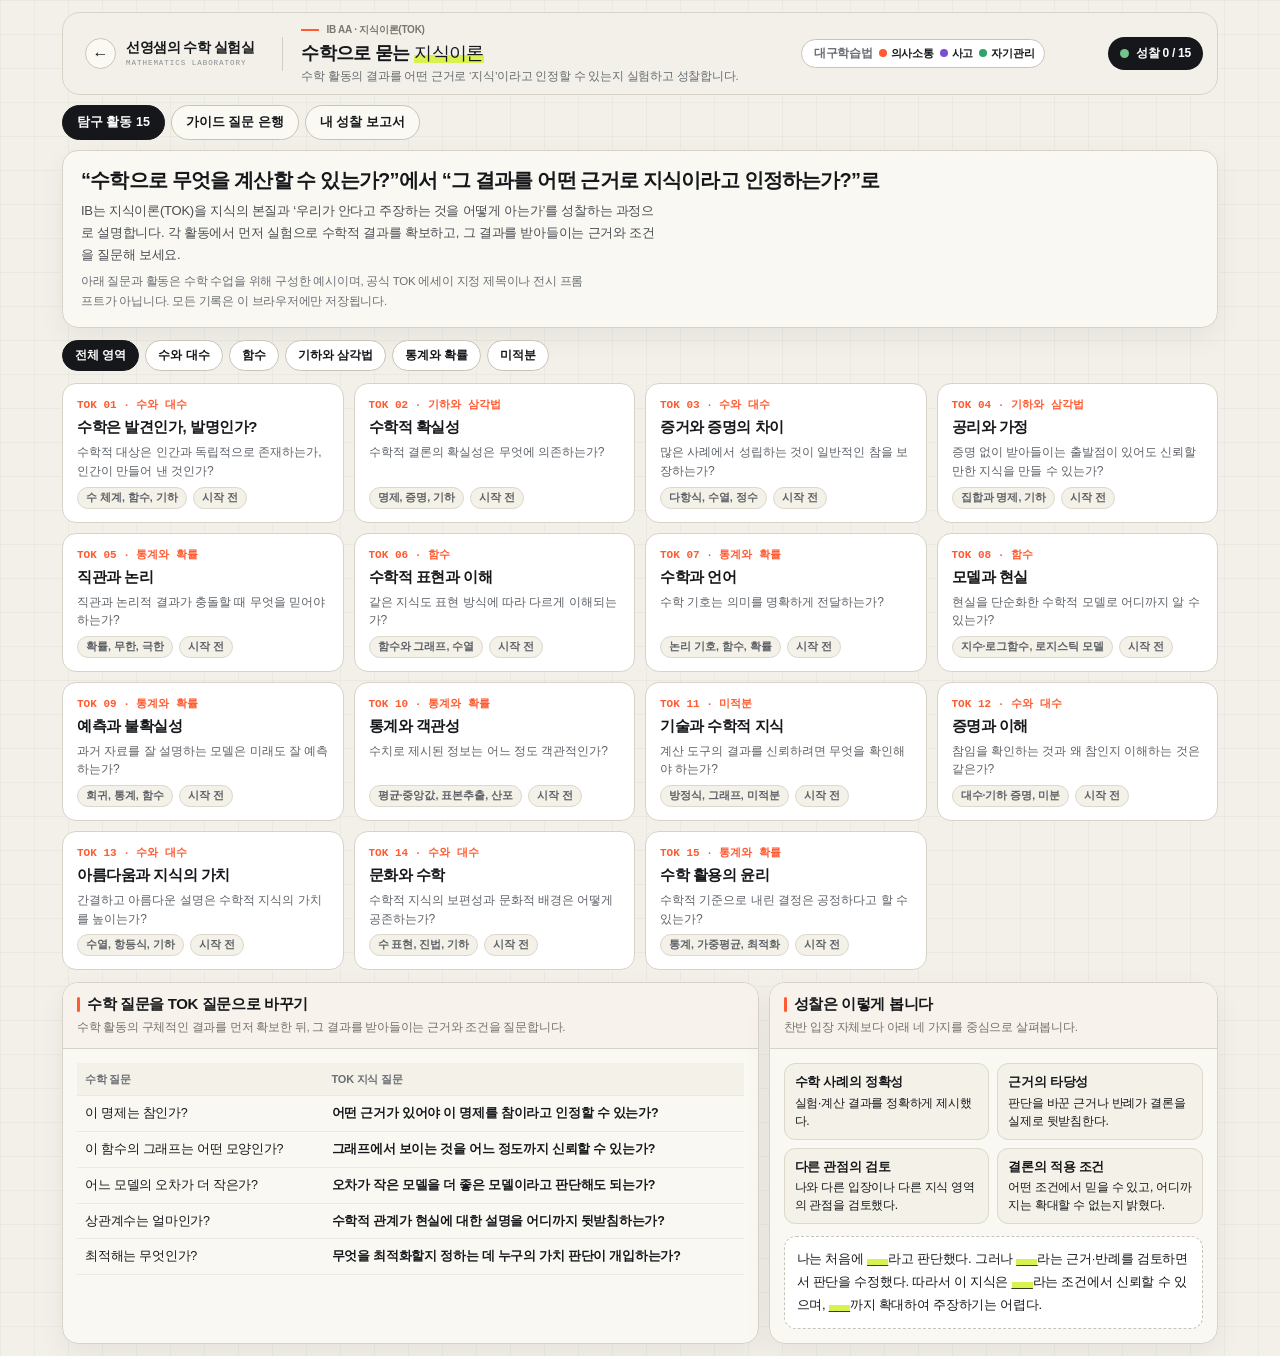
<file: ib-aa-tok/index.html>
<!DOCTYPE html>
<html lang="ko">
<head>
<meta charset="UTF-8">
<meta name="viewport" content="width=device-width, initial-scale=1">
<title>수학으로 묻는 지식이론</title>
<!--
  ============================================================
  새 앱 기본 틀
  1) 이 폴더(app-template)를 복사해 영어 폴더 이름으로 바꿉니다. 예) probability
  2) 아래 "앱 제목", 상단 문구, "도구 전용" 영역만 바꿉니다.
  3) site-config.js의 TOOLS에 등록하면 홈페이지에 카드가 생깁니다.
  ※ Claude에게 맡길 때는 '연수가이드/02_프롬프트모음.md'의 [프롬프트 B]를 쓰세요.
  ============================================================
-->
<style>
  /* ===== 내 수학 실험실 공통 테마 =====
     이 :root 블록과 아래 "공통 셸" 영역은 모든 도구가 동일하게 유지합니다.
     도구별 CSS는 파일 아래쪽 "도구 전용" 영역에만 추가하세요. */
  :root{
    --bg:#f2f0e9;
    --panel:#fbf9f3;
    --panel-2:#f4f1e9;
    --line:#d8d2c7;
    --border-soft:#eee9df;
    --text:#15171a;
    --muted:#6b6f74;
    --faint:#9a958a;
    --accent:#ff5a30;
    --accent-weak:rgba(255,90,48,.14);
    --lime:#d9f24f;
    --shadow:0 10px 28px rgba(21,23,26,.055);
    --radius:16px;
  }
  *{box-sizing:border-box}
  html,body{margin:0}
  body{
    background:
      linear-gradient(rgba(21,23,26,.035) 1px, transparent 1px),
      linear-gradient(90deg, rgba(21,23,26,.035) 1px, transparent 1px),
      var(--bg);
    background-size:34px 34px;
    color:var(--text);
    font-family:Pretendard,"Apple SD Gothic Neo","Noto Sans KR",-apple-system,BlinkMacSystemFont,sans-serif;
    letter-spacing:-.015em;
    min-height:100vh;
    -webkit-font-smoothing:antialiased;
  }
  button,input,select{font:inherit;color:inherit}
  .num{font-family:ui-monospace,SFMono-Regular,Consolas,monospace;font-variant-numeric:tabular-nums;letter-spacing:-.01em}

  .app{width:100%;max-width:1180px;margin:0 auto;padding:12px;display:flex;flex-direction:column;gap:10px}

  /* ---- 공통 셸: 상단바 ---- */
  .topbar{
    min-height:72px;
    display:flex;
    gap:14px;
    justify-content:space-between;
    align-items:center;
    padding:10px 14px;
    background:rgba(242,240,233,.90);
    border:1px solid var(--line);
    border-radius:18px;
    backdrop-filter:blur(14px);
  }
  .brand-area{display:flex;align-items:center;gap:18px;min-width:0}
  .home-link{
    display:flex;align-items:center;gap:10px;flex:none;
    color:var(--text);text-decoration:none;
    padding:7px 10px 7px 8px;border-radius:12px;
    transition:background .18s ease;
  }
  .home-link:hover{background:#e7e3d9}
  .home-arrow{
    width:31px;height:31px;border:1px solid #c9c4b8;border-radius:50%;
    display:grid;place-items:center;font-size:16px;line-height:1;background:#fbf9f3;
  }
  .brand-copy{display:block;line-height:1.15}
  .brand-copy strong{display:block;font-size:14px;font-weight:800;letter-spacing:-.035em}
  .brand-copy small{
    display:block;margin-top:4px;color:#8a8d90;
    font-family:ui-monospace,SFMono-Regular,Consolas,monospace;
    font-size:7.5px;letter-spacing:.13em;white-space:nowrap;
  }
  .top-divider{width:1px;height:34px;background:#d3cec3;flex:none}
  .title-row{display:block;min-width:0}
  .eyebrow{
    display:flex;align-items:center;gap:7px;margin-bottom:4px;
    color:#7b7770;font-size:10px;font-weight:750;white-space:nowrap;
  }
  .eyebrow span{display:block;width:18px;height:2px;background:var(--accent)}
  h1{
    font-size:clamp(18px,1.25vw,24px);
    margin:0;
    font-weight:800;letter-spacing:-.04em;white-space:nowrap;
  }
  h1 em{
    font-style:normal;font-weight:500;
    background:linear-gradient(transparent 60%,var(--lime) 0);
    padding:0 .04em;
  }
  .subtitle{margin:4px 0 0;color:#666b6f;font-size:11.5px}
  .badge{
    display:inline-flex;align-items:center;gap:7px;flex:none;
    background:#15171a;color:#fff;border:0;
    border-radius:999px;padding:8px 12px;font-weight:700;font-size:12px;white-space:nowrap;
  }
  .dot{width:9px;height:9px;border-radius:50%;background:#73c48f}

  /* ---- 공통 셸: 패널 ----
     기본은 "넓은 그림 영역 + 좁은 설정 영역" 2단입니다.
     패널 수가 다르면 grid-template-columns만 바꾸고, 좁은 화면에서 1단으로
     떨어지는 @media (max-width:900px) 규칙은 남겨 두세요. */
  .workspace{display:grid;grid-template-columns:minmax(0,1.55fr) minmax(300px,1fr);gap:10px}
  .panel{
    min-width:0;
    display:flex;flex-direction:column;
    background:rgba(251,249,243,.96);
    border:1px solid var(--line);
    border-radius:var(--radius);
    box-shadow:var(--shadow);
    overflow:hidden;
  }
  .panel-head{
    flex:0 0 auto;
    padding:12px 14px;
    border-bottom:1px solid var(--line);
    background:rgba(247,244,236,.92);
  }
  .panel-title{
    font-size:15px;font-weight:800;letter-spacing:-.025em;
    position:relative;padding-left:10px;
  }
  .panel-title::before{
    content:"";position:absolute;left:0;top:.15em;bottom:.15em;
    width:3px;border-radius:3px;background:var(--accent);
  }
  .panel-desc{color:#74716b;font-size:11.5px;margin-top:5px;line-height:1.45}
  .panel-body{flex:1;min-height:0;padding:14px}

  /* ---- 공통 셸: 버튼 ---- */
  .btn{
    border:1px solid #c9c4b8;background:#fbf9f3;color:#15171a;
    border-radius:999px;font-weight:700;font-size:12.5px;
    padding:9px 14px;cursor:pointer;line-height:1;
    transition:background .15s ease,border-color .15s ease,transform .15s ease;
  }
  .btn:hover:not(:disabled){transform:translateY(-1px);border-color:#15171a;background:#f2efe6}
  .btn:disabled{opacity:.4;cursor:not-allowed;transform:none}
  .btn.primary{background:#15171a;color:#fff;border-color:#15171a}
  .btn.primary:hover:not(:disabled){background:#2b2e31}
  .btn.danger{color:#a73b2c}
  .btn.icon-btn{width:38px;height:38px;padding:0;border-radius:10px;font-size:18px;display:grid;place-items:center}

  /* ---- 공통 셸: 그림 영역 (캔버스·SVG) ---- */
  .chart-wrap{background:#fff;border:1px solid #e3ded4;border-radius:12px;overflow:hidden;position:relative}
  .chart-wrap canvas,.chart-wrap svg{display:block;width:100%;height:100%}

  /* ---- 공통 셸: 입력·지표·안내 (쓰지 않는 것은 지우세요) ---- */
  .controls{display:grid;grid-template-columns:repeat(2,minmax(0,1fr));gap:9px}
  .control{display:flex;flex-direction:column;gap:5px}
  .control label{font-size:11px;color:var(--muted);font-weight:800}
  .control input{
    width:100%;padding:9px 10px;font-weight:700;
    border:1px solid #d3cec3;background:#fff;color:var(--text);border-radius:10px;
  }
  .control input:focus{outline:3px solid rgba(217,242,79,.42);border-color:#9aa64b}
  .control input[type="range"]{
    padding:0;height:22px;border:0;border-radius:0;background:transparent;
    accent-color:#15171a;cursor:pointer;
  }
  .checkbox-control{
    justify-content:center;min-height:58px;padding:8px 10px;
    border:1px solid var(--line);background:var(--panel-2);border-radius:12px;
  }
  .checkbox-control label{display:flex;align-items:center;gap:8px;color:var(--text);cursor:pointer;font-size:11px}
  .checkbox-control input{width:17px;height:17px;padding:0;accent-color:#15171a;cursor:pointer}

  .metrics{display:grid;grid-template-columns:repeat(2,minmax(0,1fr));gap:7px}
  .metric{background:var(--panel-2);border:1px solid #ddd7cc;border-radius:11px;padding:8px 9px;min-width:0}
  .metric .label{color:#77736d;font-size:10px;font-weight:800;margin-bottom:3px}
  .metric .value{
    font-size:15px;font-weight:850;color:var(--text);
    font-variant-numeric:tabular-nums;
    overflow:hidden;text-overflow:ellipsis;white-space:nowrap;
  }

  .formula{
    background:#15171a;color:#f6f2e9;border:1px solid #15171a;border-radius:12px;
    padding:9px 10px;line-height:1.55;font-size:12px;
    font-family:ui-monospace,SFMono-Regular,Consolas,monospace;overflow:auto;
  }
  .note{
    padding:10px 12px;border-radius:10px;
    background:#fff7ed;border:1px solid #fed7aa;color:#9a3412;
    font-size:11px;line-height:1.5;
  }
  .note b{color:#7c2d12;font-weight:800}
  .status{min-height:19px;font-size:11px;line-height:1.4;font-weight:750;color:var(--muted)}
  .status.ok{color:#32724f}
  .status.error{color:#b44634}

  .legend{display:flex;flex-wrap:wrap;gap:6px 12px;align-items:center}
  .legend-item{display:flex;align-items:center;gap:6px;font-size:11px;color:var(--muted)}
  .legend-item i{width:11px;height:11px;border-radius:3px;flex:none}

  /* ---- 공통 셸: 반응형 (이 3개 블록은 그대로 유지) ----
     주의: .topbar에 align-items:stretch를 쓰면 알약 모양 .badge가
     줄바꿈된 제목 높이만큼 세로로 늘어나 거대한 원처럼 깨집니다. */
  @media (max-width:1080px){
    .brand-copy small{display:none}
    .brand-copy strong{font-size:13px}
    .top-divider{height:28px}
  }
  @media (max-width:900px){
    .workspace{grid-template-columns:1fr}
  }
  @media (max-width:820px){
    .topbar{align-items:flex-start}
    .brand-area{align-items:flex-start}
    .home-link{padding-left:2px}
    .top-divider{display:none}
    .brand-copy{display:none}
    .title-row{display:block}
    h1{white-space:normal}
    .eyebrow{white-space:normal}
    .badge{display:none}
  }
  @media (max-width:520px){
    .app{padding:7px}
    .topbar{border-radius:14px;padding:9px 10px}
    .home-arrow{width:34px;height:34px}
    h1{font-size:20px;line-height:1.25}
    .subtitle{font-size:11px;white-space:normal}
    .panel{border-radius:14px}
    .panel-head{padding:12px}
    .btn{min-height:40px}
    .controls{grid-template-columns:1fr}
  }


  /* ===== 도구 전용 CSS는 여기부터 ===== */
  .tabs{display:flex;gap:6px;flex-wrap:wrap}
  .section-label{font-size:11px;color:var(--muted);font-weight:800}
  .tab{border:1px solid #c9c4b8;background:#fbf9f3;border-radius:999px;padding:8px 14px;font-weight:800;font-size:12.5px;cursor:pointer}
  .tab.on{background:#15171a;color:#fff;border-color:#15171a}
  .hero{padding:16px 18px;background:rgba(251,249,243,.96);border:1px solid var(--line);border-radius:var(--radius);box-shadow:var(--shadow)}
  .hero h2{margin:0 0 6px;font-size:20px;letter-spacing:-.04em}
  .hero p{margin:6px 0 0;color:#4a4d52;font-size:13px;line-height:1.7;max-width:80ch}
  .chips{display:flex;gap:6px;flex-wrap:wrap}
  .chip{border:1px solid #c9c4b8;background:#fff;border-radius:999px;padding:6px 12px;font-size:12px;font-weight:700;cursor:pointer}
  .chip.on{background:#15171a;color:#fff;border-color:#15171a}
  .cards{display:grid;grid-template-columns:repeat(auto-fill,minmax(250px,1fr));gap:10px}
  .card{
    text-align:left;border:1px solid var(--line);background:#fff;border-radius:14px;padding:13px 14px;cursor:pointer;
    display:flex;flex-direction:column;gap:6px;transition:border-color .15s,transform .15s;
  }
  .card:hover{border-color:#15171a;transform:translateY(-1px)}
  .card .no{font-family:ui-monospace,Consolas,monospace;font-size:11px;color:var(--accent);font-weight:800}
  .card .t{font-weight:850;font-size:15px;letter-spacing:-.03em}
  .card .kq{font-size:12px;color:#5d6166;line-height:1.55}
  .card .meta{display:flex;gap:6px;flex-wrap:wrap;align-items:center;margin-top:auto}
  .pill{font-size:10.5px;font-weight:800;padding:3px 8px;border-radius:999px;background:var(--panel-2);border:1px solid #ddd7cc;color:#5d6166}
  .pill.done{background:#e4f4ea;border-color:#b9dfc6;color:#2f6d47}
  .pill.mid{background:#fff3df;border-color:#f3d6a6;color:#8a5a14}
  .bridge{width:100%;border-collapse:collapse;font-size:12.5px}
  .bridge th,.bridge td{border-bottom:1px solid var(--border-soft);padding:8px 8px;text-align:left;vertical-align:top;line-height:1.5}
  .bridge th{font-size:11px;color:var(--muted);background:var(--panel-2)}
  .crit{display:grid;grid-template-columns:repeat(auto-fill,minmax(180px,1fr));gap:8px}
  .crit div{background:var(--panel-2);border:1px solid #ddd7cc;border-radius:11px;padding:9px 10px;font-size:12px;line-height:1.5}
  .crit b{display:block;font-size:12.5px;margin-bottom:2px}
  .crumb{font-size:12px;color:var(--muted);display:flex;gap:6px;align-items:center;flex-wrap:wrap}
  .crumb button{border:0;background:none;padding:0;color:var(--accent);font-weight:800;cursor:pointer;font-size:12px}
  .topic-head{padding:14px 16px;background:rgba(251,249,243,.96);border:1px solid var(--line);border-radius:var(--radius)}
  .topic-head h2{margin:2px 0 8px;font-size:21px;letter-spacing:-.04em}
  .facts{display:grid;grid-template-columns:repeat(auto-fill,minmax(220px,1fr));gap:8px}
  .fact{background:#fff;border:1px solid #e3ded4;border-radius:11px;padding:9px 11px;font-size:12.5px;line-height:1.55}
  .fact b{display:block;font-size:11px;color:var(--muted);margin-bottom:2px}
  .fact.kq{border-color:var(--accent);background:#fff8f5}
  .fact.kq b{color:var(--accent)}
  .stack{display:flex;flex-direction:column;gap:12px}
  .lab-box{display:flex;flex-direction:column;gap:10px}
  .ro{background:#15171a;color:#f6f2e9;border-radius:12px;padding:9px 11px;font-size:12px;line-height:1.65;
      font-family:ui-monospace,SFMono-Regular,Consolas,monospace;overflow-x:auto}
  .ro b{color:#d9f24f}
  .ro .warn{color:#ffb199}
  .row{display:flex;gap:8px;flex-wrap:wrap;align-items:center}
  .sl{display:flex;flex-direction:column;gap:3px;min-width:150px;flex:1}
  .sl span{display:flex;justify-content:space-between;font-size:11px;color:var(--muted);font-weight:800}
  .sl output{font-family:ui-monospace,Consolas,monospace;color:var(--text)}
  .sl input{accent-color:#15171a;width:100%}
  .seg{display:inline-flex;border:1px solid #c9c4b8;border-radius:999px;overflow:hidden;background:#fbf9f3;flex-wrap:wrap}
  .seg button{border:0;background:transparent;padding:7px 11px;font-size:12px;font-weight:700;cursor:pointer}
  .seg button.on{background:#15171a;color:#fff}
  .ck{display:flex;gap:6px;align-items:center;font-size:12px;font-weight:700;cursor:pointer}
  .ck input{accent-color:#15171a;width:16px;height:16px}
  .cvw{background:#fff;border:1px solid #e3ded4;border-radius:12px;overflow:hidden;position:relative}
  .cvw canvas{display:block;width:100%;height:100%;touch-action:none}
  .tbl-wrap{max-height:250px;overflow:auto;border:1px solid var(--line);border-radius:10px;background:#fff}
  .tbl{width:100%;border-collapse:collapse;font-size:12px}
  .tbl th,.tbl td{padding:5px 8px;border-bottom:1px solid var(--border-soft);text-align:right;font-variant-numeric:tabular-nums}
  .tbl th{position:sticky;top:0;background:var(--panel-2);color:var(--muted);font-size:11px}
  .tbl td:first-child,.tbl th:first-child{text-align:center}
  .tbl tr.hit td{background:var(--accent-weak);font-weight:800}
  .tbl tr.dim td{color:#a8a39a}
  .nest{border:1.5px solid #d3cec3;border-radius:12px;padding:20px 8px 8px;position:relative;background:#fff}
  .nest>.lb{position:absolute;left:10px;top:3px;font-size:11px;font-weight:800;color:#8a857b}
  .nest.need{border-color:var(--accent);background:#fff6f2}
  .nest.need>.lb{color:var(--accent)}
  .nest.out{background:#f6f4ef}
  .doors{display:flex;gap:10px;justify-content:center;flex-wrap:wrap}
  .door{width:84px;height:116px;border-radius:10px 10px 4px 4px;border:2px solid #15171a;background:#f3d6a6;
        font-weight:900;font-size:20px;cursor:pointer;display:flex;flex-direction:column;align-items:center;justify-content:center;gap:4px}
  .door small{font-size:11px;font-weight:800}
  .door.pick{outline:4px solid var(--accent);outline-offset:2px}
  .door.open{background:#fff;cursor:default}
  .bars{display:flex;flex-direction:column;gap:6px}
  .bar{display:grid;grid-template-columns:120px 1fr 120px;gap:8px;align-items:center;font-size:12px}
  .bar .tr{height:16px;background:var(--panel-2);border:1px solid #ddd7cc;border-radius:6px;position:relative;overflow:hidden}
  .bar .fl{position:absolute;inset:0 auto 0 0;background:#15171a}
  .bar .th{position:absolute;top:-2px;bottom:-2px;width:2px;background:var(--accent)}
  .bar .v{font-family:ui-monospace,Consolas,monospace;text-align:right}
  .refl label{display:block;font-size:12px;font-weight:800;margin:10px 0 4px}
  .refl label.qopt{display:flex;margin:6px 0 0;font-weight:500;font-size:12.5px}
  .refl label.ck{display:flex;margin:0;font-weight:700;align-items:flex-start;line-height:1.5}
  .refl label.ck input{margin-top:2px;flex:none}
  .refl textarea{width:100%;min-height:58px;padding:9px 10px;border:1px solid #d3cec3;border-radius:10px;background:#fff;
                 font:inherit;font-size:13px;line-height:1.55;resize:vertical}
  .refl textarea:focus{outline:3px solid rgba(217,242,79,.42);border-color:#9aa64b}
  .qopt{display:flex;gap:8px;align-items:flex-start;padding:8px 10px;border:1px solid var(--line);border-radius:10px;background:#fff;
        font-size:12.5px;line-height:1.5;cursor:pointer;margin-top:6px}
  .qopt input{margin-top:3px;accent-color:#15171a}
  .qopt.on{border-color:#15171a;background:#fbf9f3}
  .qopt .src{display:block;font-size:10.5px;color:var(--muted);font-weight:700}
  .sentence{background:#fff;border:1px dashed #c9c4b8;border-radius:12px;padding:11px 12px;font-size:13px;line-height:1.75}
  .sentence .blank{color:#b2ada2}
  .sentence mark{background:linear-gradient(transparent 55%,var(--lime) 0);color:inherit}
  .loglist{margin:0;padding-left:1.2em;font-size:12px;line-height:1.6}
  .loglist li{margin-bottom:4px}
  .loglist button{border:0;background:none;color:#b44634;cursor:pointer;font-size:12px;margin-left:4px}
  .bank-group h3{font-size:15px;margin:4px 0 6px}
  .bank-unit{font-size:12px;font-weight:850;color:var(--accent);margin:10px 0 4px}
  .bank-q{background:#fff;border:1px solid var(--line);border-radius:10px;padding:8px 10px;font-size:12.5px;line-height:1.6;margin-bottom:6px}
  .bank-q .k{font-size:10.5px;font-weight:850;color:var(--muted);margin-right:6px}
  .bank-q .k.im{color:#2f6fd6}
  .bank-q .links{margin-top:4px;display:flex;gap:6px;flex-wrap:wrap}
  .bank-q .links button{border:1px solid #c9c4b8;background:#fbf9f3;border-radius:999px;font-size:11px;font-weight:700;padding:3px 9px;cursor:pointer}
  .search{width:100%;padding:10px 12px;border:1px solid #d3cec3;border-radius:10px;background:#fff;font:inherit;font-size:13px}
  .report{white-space:pre-wrap;font-family:ui-monospace,SFMono-Regular,Consolas,monospace;font-size:12px;line-height:1.7;
          background:#fff;border:1px solid var(--line);border-radius:12px;padding:12px;max-height:520px;overflow:auto}
  .name-row{display:flex;gap:8px;align-items:center;flex-wrap:wrap}
  .name-row input{padding:9px 10px;border:1px solid #d3cec3;border-radius:10px;background:#fff;font:inherit;font-weight:700;min-width:200px}
  .toast{position:fixed;left:50%;bottom:24px;transform:translateX(-50%);background:#15171a;color:#fff;padding:10px 16px;border-radius:999px;
         font-size:13px;font-weight:700;z-index:50;box-shadow:var(--shadow)}
  .pager{display:flex;justify-content:space-between;gap:8px;flex-wrap:wrap}
  .disc{background:#fff7ed;border:1px solid #fed7aa;border-radius:10px;padding:9px 11px;font-size:12.5px;line-height:1.6;color:#7c2d12}
  @media (max-width:520px){
    .bar{grid-template-columns:86px 1fr 92px}
    .door{width:72px;height:100px}
    .tabs .tab{padding:8px 11px}
  }
</style>
</head>
<body>
<div class="app">
  <div class="topbar">
    <div class="brand-area">
      <!-- 홈으로 돌아가는 링크: ../#tools 를 바꾸지 마세요 -->
      <a class="home-link" href="../#tools" aria-label="메인으로">
        <span class="home-arrow">←</span>
        <span class="brand-copy">
          <strong data-site="name">내 수학 실험실</strong>
          <small data-site="englishName">MATHEMATICS LABORATORY</small>
        </span>
      </a>
      <span class="top-divider" aria-hidden="true"></span>
      <div class="title-row">
        <div class="eyebrow"><span></span>IB AA · 지식이론(TOK)</div>
        <h1>수학으로 묻는 <em>지식이론</em></h1>
        <p class="subtitle">수학 활동의 결과를 어떤 근거로 ‘지식’이라고 인정할 수 있는지 실험하고 성찰합니다.</p>
      </div>
    </div>
    <div class="badge"><span class="dot"></span><span id="stateBadge">성찰 0 / 15</span></div>
  </div>
  <nav class="tabs" id="tabs" aria-label="화면 선택"></nav>
  <main id="view" class="stack"></main>
</div>

<!-- 홈페이지 이름을 site-config.js에서 가져와 상단에 표시합니다 -->
<script src="../site-config.js"></script>
<script>
  if (typeof SITE !== "undefined") {
    document.querySelectorAll("[data-site]").forEach(el => {
      if (SITE[el.dataset.site]) el.textContent = SITE[el.dataset.site];
    });
  }
</script>
<script>
// ===== 도구 전용 JavaScript는 여기부터 =====
"use strict";
/* ───────── 자료 ─────────
   주제 15개: 「수학과 관련한 TOK 주제 정리」(교사 정리 자료)
   질문 은행: 「수학: 분석과 접근 가이드(지식이론)」                         */
const AREAS = ["수와 대수", "함수", "기하와 삼각법", "통계와 확률", "미적분"];

const TOPICS = [
  { id:"01", title:"수학은 발견인가, 발명인가?", area:"수와 대수",
    kq:"수학적 대상은 인간과 독립적으로 존재하는가, 인간이 만들어 낸 것인가?",
    math:"수 체계, 함수, 기하",
    act:"자연수·음수·복소수가 등장하는 이유를 비교함.",
    point:"기호와 정의를 만드는 일과 그로부터 성질을 발견하는 일을 구분함.",
    mq:"방정식의 해가 ‘없다’고 할 때, 새로운 수를 만들어 해를 ‘있게’ 해도 되는가?",
    lab:"numsys", rel:["e","cxapp","leib","unproved"] },
  { id:"02", title:"수학적 확실성", area:"기하와 삼각법",
    kq:"수학적 결론의 확실성은 무엇에 의존하는가?",
    math:"명제, 증명, 기하",
    act:"삼각형의 내각의 합을 평면과 구면에서 비교함.",
    point:"공리와 적용 조건을 함께 확인함. 구면에서는 대원 호로 이루어진 삼각형을 다룸.",
    mq:"삼각형의 내각의 합은 언제나 180°인가?",
    lab:"sphere", rel:["a180","cert","axiom"] },
  { id:"03", title:"증거와 증명의 차이", area:"수와 대수",
    kq:"많은 사례에서 성립하는 것이 일반적인 참을 보장하는가?",
    math:"다항식, 수열, 정수",
    act:"n²+n+41의 값을 확인하고 n=40을 검토함.",
    point:"사례는 추측을 뒷받침하지만 일반 명제의 증명을 대신하지 못함.",
    mq:"n² + n + 41은 모든 자연수 n에 대해 소수인가?",
    disc:"확인한 사례가 늘어나면 확신은 커질 수 있는데, 왜 증명은 되지 않는가?",
    lab:"primes", rel:["induct","unproved","pattern","sci"] },
  { id:"04", title:"공리와 가정", area:"기하와 삼각법",
    kq:"증명 없이 받아들이는 출발점이 있어도 신뢰할 만한 지식을 만들 수 있는가?",
    math:"집합과 명제, 기하",
    act:"평행선에 관한 가정을 바꿀 때 달라지는 결론을 탐구함.",
    point:"가정의 명시, 체계의 일관성, 현실에 대한 적용을 구분함.",
    mq:"‘평행선은 만나지 않는다’는 가정이 없는 세계에서 삼각형은 어떻게 달라지는가?",
    lab:"sphere", labOpt:{axiom:true}, rel:["axiom","a180","found"] },
  { id:"05", title:"직관과 논리", area:"통계와 확률",
    kq:"직관과 논리적 결과가 충돌할 때 무엇을 믿어야 하는가?",
    math:"확률, 무한, 극한",
    act:"몬티 홀 문제를 직관으로 판단한 뒤 조건부확률과 모의실험으로 확인함.",
    point:"직관은 탐구의 출발점이며 검증이 필요함. 진행자의 정보와 문을 여는 규칙을 명시함.",
    mq:"문 하나를 고른 뒤 진행자가 염소가 있는 문을 열어 주면, 선택을 바꾸는 것이 유리한가?",
    lab:"monty", rel:["koch","integ","emo","limit"] },
  { id:"06", title:"수학적 표현과 이해", area:"함수",
    kq:"같은 지식도 표현 방식에 따라 다르게 이해되는가?",
    math:"함수와 그래프, 수열",
    act:"같은 함수를 식·표·그래프로 제시하고 쉽게 발견되는 성질을 비교함.",
    point:"표현은 특정 관계를 드러내는 동시에 다른 정보를 덜 보이게 함.",
    mq:"f(x) = x³ − 2x의 극대는 어디인가? 식·표·그래프 중 무엇으로 보아야 하는가?",
    lab:"repr", rel:["graph","desc","dim3","interp"] },
  { id:"07", title:"수학과 언어", area:"통계와 확률",
    kq:"수학 기호는 의미를 명확하게 전달하는가?",
    math:"논리 기호, 함수, 확률",
    act:"일상어와 수학의 “또는”, P(A|B)와 P(B|A)를 비교함.",
    point:"기호의 정확성은 정의와 사용 맥락을 공유할 때 확보됨.",
    mq:"검사가 ‘99% 정확하다’면, 양성이 나온 사람이 실제로 병에 걸렸을 확률도 99%인가?",
    lab:"cond", rel:["name","cxlang","lang","concept"] },
  { id:"08", title:"모델과 현실", area:"함수",
    kq:"현실을 단순화한 수학적 모델로 어디까지 알 수 있는가?",
    math:"지수·로그함수, 로지스틱 모델",
    act:"같은 인구 자료에 지수 모델과 로지스틱 모델을 적용함.",
    point:"자료 적합도, 가정의 타당성, 예측 범위를 함께 평가함.",
    mq:"어느 모델의 오차가 더 작은가? 오차가 작은 모델이 더 좋은 모델인가?",
    disc:"같은 자료를 설명하는 모델들이 서로 다른 미래를 제시할 때, 어떤 근거로 선택해야 하는가?",
    lab:"model", labOpt:{k:15}, rel:["model","assume","choose","normal"] },
  { id:"09", title:"예측과 불확실성", area:"통계와 확률",
    kq:"과거 자료를 잘 설명하는 모델은 미래도 잘 예측하는가?",
    math:"회귀, 통계, 함수",
    act:"앞 시기의 자료로 모델을 만들고 이후 자료에 대한 예측을 검토함.",
    point:"관측 범위 안의 설명과 범위 밖의 예측은 근거의 강도가 다름.",
    mq:"앞의 자료 몇 개만으로 만든 모델은 뒤의 자료를 얼마나 맞힐까?",
    lab:"model", labOpt:{k:7}, rel:["future","corr","moon"] },
  { id:"10", title:"통계와 객관성", area:"통계와 확률",
    kq:"수치로 제시된 정보는 어느 정도 객관적인가?",
    math:"평균·중앙값, 표본추출, 산포",
    act:"같은 성적 자료를 평균·중앙값·분포로 설명하고 인상을 비교함.",
    point:"자료 수집과 지표 선택에는 판단이 개입함.",
    mq:"‘평균 월급’은 이 회사 직원의 형편을 잘 보여 주는가?",
    disc:"정확하게 계산된 수치도 선택적으로 제시되면 판단을 왜곡할 수 있는가?",
    lab:"stats", rel:["mislead","data","alt"] },
  { id:"11", title:"기술과 수학적 지식", area:"미적분",
    kq:"계산 도구의 결과를 신뢰하려면 무엇을 확인해야 하는가?",
    math:"방정식, 그래프, 미적분",
    act:"그래프 창의 범위를 바꾸어 교점이 보이는 방식과 실제 해를 비교함.",
    point:"도구의 출력, 수학적 정당화, 결과의 이해를 구분함.",
    mq:"그래프에서 보이는 것을 어느 정도까지 신뢰할 수 있는가? y = eˣ와 y = x¹⁰은 몇 번 만나는가?",
    lab:"tech", rel:["fin","tech","trade"] },
  { id:"12", title:"증명과 이해", area:"수와 대수",
    kq:"참임을 확인하는 것과 왜 참인지 이해하는 것은 같은가?",
    math:"대수·기하 증명, 미분",
    act:"같은 정리를 대수적 증명과 시각적 증명으로 설명함.",
    point:"증명의 타당성과 설명력을 별도로 평가함.",
    mq:"1 + 3 + 5 + … + (2n − 1) = n²은 왜 성립하는가?",
    lab:"odd", rel:["under","explain","induct"] },
  { id:"13", title:"아름다움과 지식의 가치", area:"수와 대수",
    kq:"간결하고 아름다운 설명은 수학적 지식의 가치를 높이는가?",
    math:"수열, 항등식, 기하",
    act:"1+2+…+n을 직접 합산하는 방법과 짝짓는 방법으로 비교함.",
    point:"간결함은 이해와 일반화에 기여하지만 참의 근거는 논증임.",
    mq:"1 + 2 + … + 100을 가장 간결하게 구하는 방법은 무엇이며, 그 방법은 왜 믿을 만한가?",
    lab:"gauss", rel:["euler","trade","pascal"] },
  { id:"14", title:"문화와 수학", area:"수와 대수",
    kq:"수학적 지식의 보편성과 문화적 배경은 어떻게 공존하는가?",
    math:"수 표현, 진법, 기하",
    act:"서로 다른 수 표기법과 계산 방법을 비교함.",
    point:"결과의 타당성과 지식을 표현·전달하는 방식의 차이를 구분함.",
    mq:"같은 수를 10진법, 60진법, 로마 숫자로 쓰면 무엇이 같고 무엇이 달라지는가?",
    lab:"numerals", rel:["notation","value","meso","cultind","rad"] },
  { id:"15", title:"수학 활용의 윤리", area:"통계와 확률",
    kq:"수학적 기준으로 내린 결정은 공정하다고 할 수 있는가?",
    math:"통계, 가중평균, 최적화",
    act:"성적 산출의 가중치를 바꾸고 학생 순위의 변화를 분석함.",
    point:"계산의 정확성, 기준 선택의 정당성, 결과에 대한 책임을 구분함.",
    mq:"무엇을 최적화할지 정하는 데 누구의 가치 판단이 개입하는가? 가중치를 바꾸면 1등이 바뀌는가?",
    lab:"weights", rel:["gamble","fair","veceth","pytheth"] }
];

/* 수학 질문 → TOK 지식 질문 (교사 정리 자료 3절) */
const BRIDGE = [
  ["이 명제는 참인가?", "어떤 근거가 있어야 이 명제를 참이라고 인정할 수 있는가?"],
  ["이 함수의 그래프는 어떤 모양인가?", "그래프에서 보이는 것을 어느 정도까지 신뢰할 수 있는가?"],
  ["어느 모델의 오차가 더 작은가?", "오차가 작은 모델을 더 좋은 모델이라고 판단해도 되는가?"],
  ["상관계수는 얼마인가?", "수학적 관계가 현실에 대한 설명을 어디까지 뒷받침하는가?"],
  ["최적해는 무엇인가?", "무엇을 최적화할지 정하는 데 누구의 가치 판단이 개입하는가?"]
];

const CRITERIA = [
  ["수학 사례의 정확성", "실험·계산 결과를 정확하게 제시했다."],
  ["근거의 타당성", "판단을 바꾼 근거나 반례가 결론을 실제로 뒷받침한다."],
  ["다른 관점의 검토", "나와 다른 입장이나 다른 지식 영역의 관점을 검토했다."],
  ["결론의 적용 조건", "어떤 조건에서 믿을 수 있고, 어디까지는 확대할 수 없는지 밝혔다."]
];

/* 질문 은행: 「수학: 분석과 접근 가이드(지식이론)」 — k: TOK(지식이론), IM(국제적 소양), CTX(다른 맥락) */
const BANK = [
  { area:"수와 대수", unit:"수와 표기", qs:[
    ["name","TOK","우리가 사물에게 부여한 명칭이 우리가 그것을 어떻게 이해하는지에 영향을 미칩니까? 예를 들면 어느 큰 숫자에 구골이나 구골플렉스라는 이름이 붙는다는 사실은 다른 숫자가 해당 형식으로 표현될 때 어떤 영향을 미칩니까?"],
    ["pattern","TOK","모든 지식은 패턴의 식별 및 사용과 관련이 있습니까? 피보나치(Fibonacci) 수 및 황금 비율과의 관계에 대하여 생각합니다."]]},
  { area:"수와 대수", unit:"등비수열과 급수", qs:[
    ["koch","TOK","어떤 결론이 우리의 직관과 대립되는 것으로 사료될 때 수학자는 이를 어떻게 받아들일까요? 예를 들어, 유한한 영역의 둘레의 길이가 무한할 수 있는지를 고려합니다."],
    ["fin","TOK","기술의 발전이 수학의 본질 및 실행에 어떤 영향을 주었습니까? 금융 패키지의 사용을 한 예로 고려해 보세요."]]},
  { area:"수와 대수", unit:"지수와 로그", qs:[
    ["e","TOK","수학은 발명되었습니까, 아니면 발견되었습니까? 예를 들어, 숫자 e 또는 로그가 인간이 정의하기 전에 이미 존재하였는지 고려합니다."],
    ["sci","TOK","수학적 추론은 과학적 추론 혹은 다른 지식 영역에서의 추론과 다른가요?"],
    ["logdev","TOK","로그의 발달과 같은 중대한 발전은 수학자들이 세계와 수학의 본질을 이해하는 방식을 어떻게 변화시켰을까요?"],
    ["infinity","TOK","무한대와 같은 경험할 수 없는 것들에 대해 아는 것이 가능할까요?"]]},
  { area:"수와 대수", unit:"순열과 조합", qs:[
    ["pascal","TOK","저명한 수학자들은 어떻게 지식의 영역으로서 수학을 발전시켰습니까? 파스칼 및 ‘파스칼의 삼각형’을 생각해 봅시다."],
    ["under","TOK","수학에서 이해란 무엇입니까? 단지 정답을 얻는 것 이상일까요?"]]},
  { area:"수와 대수", unit:"복소수", qs:[
    ["cxlang","TOK","언어는 지식의 형성에 어떤 역할을 합니까? 예를 들어 ‘상상’과 ‘복합성’이라는 단어가 만약 다른 이름을 가졌다면 그 개념이 더 어려워질까요?"],
    ["euler","TOK","e^(iπ) + 1 = 0이 아름답다고 말할 수 있는 이유는 무엇일까요? 수학의 아름답고 간결한 점은 무엇입니까? 창의적인 점은 무엇입니까?"],
    ["all","TOK","수학에서 중요한 의의를 갖는 것은 모두 다 알고 있다라는 상태에 도달하는 것이 가능할까요?"],
    ["cxapp","TOK","복소수의 응용이 알려지기 이전에 복소수가 만들어졌다는 것을 생각해 보세요."]]},
  { area:"수와 대수", unit:"수학적 귀납법", qs:[
    ["induct","TOK","수학적 증명의 타당성을 결정하기 위한 수학적 공동체의 역할은 무엇입니까? 증명은 우리에게 완벽하게 확실한 지식을 제공합니까? 과학의 귀납법과 수학의 귀납법에 의한 증명의 차이점은 무엇입니까?"]]},
  { area:"수와 대수", unit:"연립방정식", qs:[
    ["higher","TOK","수학, 감각, 인지 및 이성: 만약 우리가 더 높은 차원에서 해를 찾을 수 있다면, 이러한 공간이 우리의 감각적 인지를 넘어 존재한다는 증거가 될 수 있을까요?"]]},
  { area:"함수", unit:"직선의 방정식", qs:[
    ["desc","TOK","르네 데카르트(René Descartes)는 기하학적 문제는 대수 방정식으로 해결이 가능하고 반대도 가능하다는 것을 보여 주었습니다. 이는 수학적 표현 및 지식과 관련하여 우리에게 무엇을 시사할까요?"]]},
  { area:"함수", unit:"함수", qs:[
    ["lang","TOK","수학 또는 논리학이 언어의 한 종류로 분류되어야 한다고 생각합니까?"],
    ["graph","TOK","함수의 그래프를 공부하는 것은 함수를 대수적으로 공부하는 것만큼 높은 수준의 수학적 역량을 요구할까요? 서로 다른 다양한 기호적 표현으로 하나의 수학적 대상을 표현하는 것에는 어떠한 장단점이 있을까요?"],
    ["differ","TOK","다른 영역의 지식과 수학 사이에 근본적인 차이가 있습니까? 그렇다고 생각한다면, 방법론의 차이 이외에 다른 차이가 있습니까?"],
    ["found","TOK","수학적 지식을 쌓는 토대의 주요 개념이 무엇입니까?"],
    ["change","TOK","수학적 지식이 세대에 따라 변한다는 사실을 받아들이는 것은 무엇을 의미할까요?"],
    ["model","TOK","수학에서 ‘모델링’의 역할은 무엇입니까? 지식의 영역에서 모델링이 차지하는 역할과 수학에서 모델링이 차지하는 역할에 다른 점이 있습니까?"],
    ["assume","TOK","수학자들은 실생활에 수학을 적용할 때 어떤 가정을 합니까?"],
    ["imfn","IM","함수 표기법은 17세기와 18세기의 다양한 분야의 많은 수학자들에 의하여 발전했습니다. 오늘날 우리가 사용하는 표기법은 어떻게 국제적으로 받아들여졌을까요?"],
    ["notation","TOK","표기법의 체계나 단위계가 확립되는 배경에 문화적 요소와 역사적 요소가 있다면, 수학을 문화로부터 독립된 존재로 볼 수는 없지 않을까요?"],
    ["value","TOK","문화마다 수학에 부여하는 가치에 차이가 있습니까? 혹은 문화가 중시하는 지식의 영역에 따라 가치를 상대적으로 부여합니까?"],
    ["axiom","TOK","공리 체계란 무엇일까요? 공리란 정말 모두에게 자명한 것일까요?"]]},
  { area:"함수", unit:"다항함수", qs:[
    ["fact","TOK","어떤 지식 분야는 사실을 제공하고 어떤 지식 분야는 해석을 알려준다는 것은 지나치게 단순화한 생각일까요?"]]},
  { area:"기하와 삼각법", unit:"사인·코사인 법칙", qs:[
    ["impyth","IM","고대 중국과 인도에서 피타고라스의 정리(Pythagoras' theorem)를 표현한 도표. 인도의 수학 문헌에는 삼각법에 관련된 초기의 기록이 남아 있습니다. 뉴턴의 만유인력의 법칙을 두고 영국과 프랑스 간의 논란을 종식하기 위해 삼각측량을 사용하여 지구 표면의 곡률을 구했습니다."],
    ["pytheth","TOK","자신만의 발견이 아닐지도 모르는 이론에 자기 이름을 부여한 피타고라스(Pythagoras)의 행동은 윤리적이라고 할 수 있을까요? 어떤 기준을 가지고 이와 같은 문제를 판단할 수 있을까요?"],
    ["a180","TOK","만약 삼각형의 내각의 합이 180°라면, 혹은 그보다 작거나 크다면, 이는 수학적 지식의 본질에서 무엇을 의미할까요?"]]},
  { area:"기하와 삼각법", unit:"호도법", qs:[
    ["impi","IM","π를 소수점 10자리까지 계산한 세키 다카카즈(Seki Takakazu); 히파르코스(Hipparchus), 메넬라오스(Menelaus), 프톨레마이오스(Ptolemy); 한 바퀴를 왜 360도로 표현할까요? 바빌로니아 수학과의 연결."],
    ["rad","TOK","라디안(호도법) 또는 각도법 중 어떤 것이 더 좋은 측정법일까요? 어떤 기준을 가지고 이와 같은 문제를 판단할 수 있을까요? 또는 해야 할까요?"],
    ["trigcult","TOK","삼각법은 융성한 문명과 문화 속에서 발전했습니다. 수학적 지식은 어느 정도까지 특정 전통이나 문화에 내포되어 있을까요? 수학의 역사 속 주요 사건들이 어떻게 현재의 형태와 방법을 형성했을까요?"],
    ["music","TOK","음악은 수학을 통해 표현될 수 있습니다. 이는 음악과 수학의 관계에 대해 무엇을 시사할까요?"],
    ["meso","IM","메소포타미아 수학에서 각도의 기원 및 시간에서 분과 초를 사용하는 이유, 사인이라는 단어의 기원."],
    ["concept","TOK","개념 및 사실 간의 관계는 무엇인가요? 우리가 사용하는 개념은 우리가 내린 결론 형성에 어느 정도까지 영향을 미칩니까?"]]},
  { area:"기하와 삼각법", unit:"삼각함수", qs:[
    ["infsol","TOK","수학과 지식의 주장: 어떻게 방정식에 무한 개의 이산 해가 있을 수 있을까요? 이것이 수학적 지식의 본질 및 다른 학문적 지식과의 비교에 대해 시사하는 바는 무엇일까요?"]]},
  { area:"기하와 삼각법", unit:"벡터", qs:[
    ["veceth","TOK","위치를 특정하는 등의 문제에서 벡터를 사용하는 경우가 있습니다. 조난 선원을 구조하는 경우나 레이저 유도 폭탄으로 건물을 파괴하는 것이 그러한 예에 해당됩니다. 지식의 소유는 어느 정도까지 윤리적 의무를 갖게 할까요?"],
    ["dot","TOK","수학의 본질: 내적은 왜 그렇게 정의되었는가?"],
    ["gps","CTX","선형운동을 3차원에서 모델링, GPS와 같은 항법 장치."]]},
  { area:"기하와 삼각법", unit:"직선의 벡터 방정식", qs:[
    ["interp","TOK","왜 한 가지 형태의 해석이 다른 형태보다 우수하다고 주장할 수 있을까요? 그러한 주장을 할 때 수학자는 어떤 기준을 사용해야 할까요?"],
    ["cert","TOK","수학으로 어느 정도까지 확실성을 얻을 수 있을까요? 다른 지식의 영역에서 확실성을 얻을 수 있을까요? 이것이 과연 바람직한 것일까요?"],
    ["dim3","TOK","수학과 지식인: 삼차원 물체의 기호적 표현이 시각적 표현보다 이해하기 쉬운 것은 왜일까요? 이를 통해 다른 차원의 수학적 지식에 대해 알 수 있는 것은 무엇일까요?"]]},
  { area:"통계와 확률", unit:"통계와 확률", qs:[
    ["mislead","TOK","왜 수학과 통계학은 때때로 별개의 과목으로 취급되었습니까? 얼마나 쉽게 통계에 의해 오도될 수 있습니까? 다른 사람들을 오도하기 위해 의도적으로 통계를 사용하는 것이 정당합니까?"],
    ["data","TOK","정보와 데이터의 차이점은 무엇입니까? 지식의 영역이 달라도 ‘데이터’란 같은 의미를 유지합니까?"],
    ["alt","TOK","수학에서 대안이 될 수 있으며, 똑같이 참인 공식을 만들 수 있을까요? 이것이 수학의 진실에 대해 말해 주는 것은 무엇일까요? 통계의 사용은 쉽게 측정할 수 없는 속성보다 쉽게 측정할 수 있는 속성을 지나치게 강조하게 될까요?"],
    ["corr","TOK","상관관계와 인과관계: 상관관계만을 관찰할 수 있다고 한다면, 인과관계에 대한 지식을 가질 수 있을까요? 실제 현상을 설명할 때, 수학적 모델의 신뢰성과 타당성에 영향을 미치는 요인은 무엇입니까?"],
    ["emo","TOK","이론적 확률과 실험적 확률은 어느 정도까지 연관되어 있습니까? 예를 들어 사업, 의학 및 여행 안전 등과 같은 위험 인식에서 감정의 역할은 무엇입니까?"],
    ["gamble","TOK","도박에 관해서 확률을 계산하는 것을 윤리적인 수학 응용 방법으로 간주할 수 있습니까? 수학자가 그 연구의 비윤리적인 적용에 대해 책임을 져야 할까요?"],
    ["fair","TOK","‘공정한’ 게임이란 무슨 뜻일까요? 도박이 이윤을 내야 하는 것이 공정한가요?"],
    ["choose","TOK","다양한 모델링 방법 중 하나를 선택할 때 어떤 기준으로 선택해야 합니까?"],
    ["normal","TOK","정규 분포와 같은 수학적 모델을 어느 정도 신뢰할 수 있습니까? 모델에 무엇을 포함해야 하는지, 무엇을 제외해야 하는지 어떻게 알 수 있습니까?"]]},
  { area:"통계와 확률", unit:"회귀방정식", qs:[
    ["future","TOK","미래의 지식을 미리 아는 것이 가능할까요?"],
    ["border","TOK","확률론처럼 학문의 경계를 넘어 현실의 여러 상황에 응용되는 예시를 찾아볼 수 있습니다. 지식을 학문 혹은 지식의 영역과 같은 틀로 구분 짓는 것은 부자연스러운 것일까요, 아니면 유용한 것일까요?"],
    ["apply","TOK","지식의 적용 가능성은 다양한 지식의 영역에 걸쳐서 달라집니까? 모든 지식의 가치가 적용 가능성 측면에서만 측정된다면 그 의미는 무엇일까요?"],
    ["useful","TOK","수학은 문제를 해결하는 데 다른 지식의 영역과 비교했을 때 더 혹은 덜 유용하다고 할 수 있습니까?"]]},
  { area:"미적분", unit:"극한과 도함수", qs:[
    ["limit","TOK","극한이라는 지식은 어떤 가치를 줄까요? 무한소의 성질은 일상생활에 적용 가능합니까? 수학을 이해함에 있어서 직관은 타당한 수단이라고 이야기할 수 있을까요?"],
    ["moon","TOK","추상적인 것처럼 보였던 미적분의 개념은 달에 사람을 보내는 등 인류의 위업이 되는 수학적 모델링을 가능하게 만들었습니다. 이것이 수학적 모델링과 현실 사이의 연결 고리에 대하여 알려 주는 바는 무엇일까요?"],
    ["tech","TOK","기술은 수학적 지식을 생성하고 공유하는 방식에 어떤 영향을 주었을까요? 기술을 통해 기존 지식을 새롭고 다른 방식으로 정리할 수 있을까요? 아니면 이 지식의 나열 자체를 지식으로 받아들여야 할까요?"],
    ["distort","TOK","왜곡 없이 세상을 설명할 수 있는 지식 영역이 존재하는 것이 가능할까요?"],
    ["conv","TOK","수학에서 관습의 역할은 무엇입니까? 이는 다른 지식 영역의 관습의 역할과 같습니까, 아니면 다릅니까?"],
    ["explain","TOK","수학자와 역사학자가 무언가를 설명했다고 말할 때, 그들은 ‘설명’이라는 말을 같은 의미로 사용하나요?"],
    ["cultind","TOK","수학이란 문화로부터 독립적입니까? 문화가 사람들의 지식과 신념에 끼치는 영향에 대해 우리는 어디까지 알고 있나요?"]]},
  { area:"미적분", unit:"적분", qs:[
    ["integ","TOK","무한히 뻗어 있는 영역의 넓이가 유한한 값이 나오는 경우가 있습니다(예: x ≥ 1에서 y = 1/x² 아래의 넓이). 이 상황이 우리의 직관에 부합하나요? 감정과 직관이 수학에서 어떤 역할을 하나요?"]]},
  { area:"미적분", unit:"미분", qs:[
    ["imzero","IM","그리스인의 0에 대한 불신과 아르키메데스의 연구가 미적분학으로 이어지지 못한 이유, 서기 500~1000년 인도 수학자들의 0으로 나누기 시도 연구."],
    ["leib","TOK","고트프리트 빌헬름 라이프니츠와 아이작 뉴턴이 비슷한 시기에 미적분을 발견했다는 사실이 구성주의자들의 주장에 비해 플라톤 학파의 주장을 더 뒷받침합니까?"],
    ["eulcau","TOK","오일러(Leonhard Euler)는 코시(Augustin Louis Cauchy)와 같은 수학자들이 미분의 기초를 탄탄히 다지기 이전부터 중대한 수학적 발전을 이룰 수 있었습니다. 하지만 어떤 발견은 코시의 업적이 있었기에 가능했습니다. 이는 수학이 진보하고 발전하는 방식에 대해 무엇을 시사합니까? 다른 영역의 지식이 발전해 가는 방식과는 어떤 점에서 같고, 어떤 점에서 다를까요?"],
    ["unproved","TOK","증명되기 전의 수학적 명제도 참이라고 할 수 있을까요?"],
    ["personal","TOK","수학 지식의 형성에 개인적인 경험이 영향을 끼칠까요? 수학에서의 개인적인 경험은 다른 지식 영역과 비교하여 다른 영향을 끼칠까요?"]]},
  { area:"미적분", unit:"미분방정식·매클로린 급수", qs:[
    ["kerala","IM","부르바키 학파(Bourbaki School)와 케랄라 학파(Kerala School)의 비교."],
    ["trade","TOK","정확한 것과 단순한 것 사이에는 항상 대가가 있나요?"]]}
];
const BANK_BY_ID = {};
BANK.forEach(g => g.qs.forEach(([id, k, q]) => { BANK_BY_ID[id] = { id, k, q, unit: g.unit, area: g.area }; }));

/* ───────── 저장 ───────── */
const KEY = "ibaa-tok.v1";
const load = () => { try { return JSON.parse(localStorage.getItem(KEY)) || null; } catch (e) { return null; } };
let S = load() || { name: "", t: {} };
if (!S.t) S.t = {};
const TS = id => S.t[id] || (S.t[id] = { q: "kq", f1: "", f2: "", f3: "", f4: "", o: "", chk: [], log: [] });
let saveT = 0;
function save() { clearTimeout(saveT); saveT = setTimeout(() => { try { localStorage.setItem(KEY, JSON.stringify(S)); } catch (e) {} }, 200); }

/* ───────── 공통 도우미 ───────── */
const $ = (s, r = document) => r.querySelector(s);
const $$ = (s, r = document) => [...r.querySelectorAll(s)];
const esc = s => String(s).replace(/[&<>"]/g, c => ({ "&": "&amp;", "<": "&lt;", ">": "&gt;", '"': "&quot;" }[c]));
function el(tag, cls, html) { const e = document.createElement(tag); if (cls) e.className = cls; if (html != null) e.innerHTML = html; return e; }
const fmt = (v, d = 2) => { if (!isFinite(v)) return "—"; const p = 10 ** d; let r = Math.round(v * p) / p; if (Object.is(r, -0)) r = 0; return r.toLocaleString("ko-KR", { maximumFractionDigits: d }); };
function toast(msg) { const t = el("div", "toast", esc(msg)); t.setAttribute("role", "status"); document.body.appendChild(t); setTimeout(() => t.remove(), 1900); }

function slider(host, label, min, max, step, val, show, on) {
  const w = el("label", "sl");
  w.innerHTML = `<span>${label}<output></output></span><input type="range" min="${min}" max="${max}" step="${step}" value="${val}">`;
  const inp = $("input", w), out = $("output", w);
  const up = () => { out.textContent = show(+inp.value); };
  inp.addEventListener("input", () => { up(); on(+inp.value); });
  up(); host.appendChild(w);
  return { get: () => +inp.value, set: v => { inp.value = v; up(); } };
}
function seg(host, opts, val, on) {
  const w = el("div", "seg"); w.setAttribute("role", "group");
  const bs = opts.map(([k, t]) => {
    const b = el("button", k === val ? "on" : "", t); b.type = "button";
    b.onclick = () => { bs.forEach(x => x.classList.toggle("on", x === b)); on(k); };
    w.appendChild(b); return b;
  });
  host.appendChild(w); return w;
}
function check(host, label, val, on) {
  const l = el("label", "ck", `<input type="checkbox"${val ? " checked" : ""}>${label}`);
  $("input", l).onchange = e => on(e.target.checked); host.appendChild(l); return l;
}
/* 캔버스: 크기가 바뀌면 다시 그림 */
const ROBS = new ResizeObserver(es => es.forEach(e => e.target._draw && e.target._draw()));
function canvas(host, ratio, draw) {
  const w = el("div", "cvw"); w.style.aspectRatio = ratio;
  const c = el("canvas"); w.appendChild(c); host.appendChild(w);
  w._draw = () => {
    const r = w.getBoundingClientRect(), dpr = window.devicePixelRatio || 1;
    const W = Math.max(1, Math.round(r.width * dpr)), H = Math.max(1, Math.round(r.height * dpr));
    if (c.width !== W || c.height !== H) { c.width = W; c.height = H; }
    const g = c.getContext("2d"); g.setTransform(1, 0, 0, 1, 0, 0); g.clearRect(0, 0, W, H);
    draw(g, W, H, dpr);
  };
  ROBS.observe(w);
  return { redraw: () => w._draw(), canvas: c };
}
function niceStep(range, n) { const raw = range / n, p = 10 ** Math.floor(Math.log10(raw)), m = raw / p; return (m < 1.5 ? 1 : m < 3.5 ? 2 : m < 7.5 ? 5 : 10) * p; }
function tickLabel(v) { const a = Math.abs(v); if (a >= 1e5) return v.toExponential(0).replace("e+", "e"); if (a > 0 && a < 1e-3) return v.toExponential(0); return String(Math.round(v * 1000) / 1000); }
/* 좌표축 그리기 → 좌표 변환 함수 반환 */
function axes(g, W, H, dpr, o) {
  const L = (o.padL ?? 40) * dpr, R = 10 * dpr, T = 10 * dpr, B = (o.padB ?? 24) * dpr;
  const X = x => L + (x - o.xmin) / (o.xmax - o.xmin) * (W - L - R);
  const Y = y => T + (o.ymax - y) / (o.ymax - o.ymin) * (H - T - B);
  g.font = `${10 * dpr}px ui-monospace,Consolas,monospace`; g.lineWidth = dpr;
  const sx = niceStep(o.xmax - o.xmin, Math.max(3, Math.round(W / dpr / 80)));
  const sy = niceStep(o.ymax - o.ymin, Math.max(3, Math.round(H / dpr / 50)));
  g.strokeStyle = "#eee9df"; g.fillStyle = "#9a958a";
  g.textAlign = "center"; g.textBaseline = "top";
  for (let x = Math.ceil(o.xmin / sx) * sx; x <= o.xmax + 1e-9; x += sx) {
    g.beginPath(); g.moveTo(X(x), T); g.lineTo(X(x), H - B); g.stroke(); g.fillText(tickLabel(x), X(x), H - B + 4 * dpr);
  }
  g.textAlign = "right"; g.textBaseline = "middle";
  for (let y = Math.ceil(o.ymin / sy) * sy; y <= o.ymax + 1e-9; y += sy) {
    g.beginPath(); g.moveTo(L, Y(y)); g.lineTo(W - R, Y(y)); g.stroke(); g.fillText(tickLabel(y), L - 5 * dpr, Y(y));
  }
  g.strokeStyle = "#b9b3a7";
  if (o.ymin <= 0 && o.ymax >= 0) { g.beginPath(); g.moveTo(L, Y(0)); g.lineTo(W - R, Y(0)); g.stroke(); }
  if (o.xmin <= 0 && o.xmax >= 0) { g.beginPath(); g.moveTo(X(0), T); g.lineTo(X(0), H - B); g.stroke(); }
  return { X, Y, L, R, T, B };
}
function curve(g, f, o, m, color, w, dash) {
  g.save(); g.beginPath(); g.rect(m.L, m.T, g.canvas.width - m.L - m.R, g.canvas.height - m.T - m.B); g.clip();
  g.strokeStyle = color; g.lineWidth = w; g.setLineDash(dash || []); g.beginPath();
  const N = 600; let pen = false; const span = o.ymax - o.ymin;
  for (let i = 0; i <= N; i++) {
    const x = o.xmin + (o.xmax - o.xmin) * i / N, y = f(x);
    if (!isFinite(y) || y > o.ymax + span * 5 || y < o.ymin - span * 5) { pen = false; continue; }
    pen ? g.lineTo(m.X(x), m.Y(y)) : g.moveTo(m.X(x), m.Y(y)); pen = true;
  }
  g.stroke(); g.restore();
}
function dot(g, x, y, r, fill, stroke, lw) { g.beginPath(); g.arc(x, y, r, 0, Math.PI * 2); if (fill) { g.fillStyle = fill; g.fill(); } if (stroke) { g.strokeStyle = stroke; g.lineWidth = lw; g.stroke(); } }

/* ───────── 실험실 ─────────
   각 실험은 (host, api, opt)를 받아 화면을 만들고 api.readout에 ‘지금 결과’ 문장을 돌려주는 함수를 둔다. */
const LABS = {};

/* 01 수 체계 */
LABS.numsys = (host, api) => {
  const EQ = [
    ["x + 5 = 8", "x = 3", 0], ["x + 5 = 2", "x = −3", 1], ["3x = 2", "x = 2/3", 2],
    ["x² = 2", "x = ±√2", 3], ["x² = −1", "x = ±i", 4]
  ];
  const SETS = [["N", "자연수"], ["Z", "정수"], ["Q", "유리수"], ["R", "실수"], ["C", "복소수"]];
  const NOTE = [
    "물건의 개수를 세는 데서 출발한 수입니다.",
    "7세기 인도의 브라마굽타는 0과 음수의 계산 규칙을 정리했습니다.",
    "고대 이집트와 바빌로니아에서도 분수를 계산에 사용했습니다.",
    "고대 그리스에서는 정사각형 대각선의 길이가 정수의 비로 나타나지 않는다는 사실이 알려졌습니다.",
    "16세기 이탈리아의 카르다노와 봄벨리는 3차방정식을 풀며 음수의 제곱근을 계산에 썼습니다."
  ];
  let cur = 1;
  const row = el("div", "row"); host.appendChild(row);
  seg(row, EQ.map((e, i) => [i, e[0]]), cur, k => { cur = k; draw(); });
  const box = el("div"); host.appendChild(box);
  const ro = el("div", "ro"); host.appendChild(ro);
  function draw() {
    const [eq, sol, need] = EQ[cur];
    const build = i => {
      if (i < 0) return "";
      const has = i >= need;
      const lab = `${SETS[i][1]} ${SETS[i][0]}${has ? "" : " · 이 안에는 해가 없음"}`;
      const body = i === need ? `<div style="text-align:center;font-weight:900;padding:6px 4px 2px">${esc(sol)}</div>${build(i - 1)}` : build(i - 1);
      return `<div class="nest ${i === need ? "need" : has ? "" : "out"}"><span class="lb">${lab}</span>${body}</div>`;
    };
    box.innerHTML = build(SETS.length - 1);
    ro.innerHTML = `방정식 <b>${esc(eq)}</b>의 해: ${esc(sol)}<br>해가 처음 생기는 수의 범위: <b>${SETS[need][1]}</b><br>${NOTE[need]}`;
  }
  draw();
  api.readout = () => `${EQ[cur][0]}의 해(${EQ[cur][1]})는 ${SETS[EQ[cur][2]][1]}까지 수의 범위를 넓혀야 처음 생긴다.`;
};

/* 02·04 구면 삼각형 */
LABS.sphere = (host, api, opt) => {
  let th = 90;
  const ctl = el("div", "row"); host.appendChild(ctl);
  const cv = canvas(host, "4 / 3", draw);
  slider(ctl, "꼭짓점 C의 각 θ (적도 위 두 점의 경도 차)", 1, 179, 1, th, v => v + "°", v => { th = v; cv.redraw(); up(); });
  const ro = el("div", "ro"); host.appendChild(ro);
  if (opt && opt.axiom) host.appendChild(el("div", "note",
    "<b>평행선 공리 바꾸기</b> 평면(유클리드 기하)에서는 ‘직선 밖의 한 점을 지나 그 직선과 만나지 않는 직선이 꼭 하나 있다’를 가정합니다. 구면에서 ‘직선’ 역할을 하는 대원(구의 중심을 지나는 원)은 어느 두 개를 골라도 반드시 만납니다. 즉 평행선이 없습니다. 이 가정 하나가 바뀌자 삼각형의 내각의 합에 대한 결론도 바뀝니다."));
  function P(lat, lon, mid) {
    const t = 0.38, la = lat * Math.PI / 180, lo = (lon - mid) * Math.PI / 180;
    const x = Math.cos(la) * Math.sin(lo), y = Math.sin(la), z = Math.cos(la) * Math.cos(lo);
    return [x, y * Math.cos(t) - z * Math.sin(t), y * Math.sin(t) + z * Math.cos(t)];
  }
  function draw(g, W, H, dpr) {
    const r = Math.min(W, H) * 0.42, cx = W / 2, cy = H / 2 + r * 0.05, mid = th / 2;
    const S = p => [cx + r * p[0], cy - r * p[1]];
    g.fillStyle = "#f7f5ef"; g.beginPath(); g.arc(cx, cy, r, 0, Math.PI * 2); g.fill();
    g.strokeStyle = "#b9b3a7"; g.lineWidth = 1.2 * dpr; g.stroke();
    const arc = (pts, color, w, dashBack) => {
      for (let i = 0; i < pts.length - 1; i++) {
        const a = pts[i], b = pts[i + 1], front = a[2] >= 0 && b[2] >= 0;
        g.strokeStyle = color; g.lineWidth = w; g.setLineDash(front ? [] : dashBack);
        if (!front && !dashBack.length) continue;
        g.beginPath(); g.moveTo(...S(a)); g.lineTo(...S(b)); g.stroke();
      }
      g.setLineDash([]);
    };
    const range = (a, b, n, f) => Array.from({ length: n + 1 }, (_, i) => f(a + (b - a) * i / n));
    // 위도선(적도) 전체, 경선 몇 개
    arc(range(0, 360, 120, l => P(0, l, mid)), "#cfc9bd", dpr, [3 * dpr, 4 * dpr]);
    for (let l = 0; l < 360; l += 45) arc(range(-90, 90, 60, a => P(a, l + mid, mid)), "#e6e1d7", dpr, []);
    // 삼각형: 북극 N → 경도 0 적도 A → 경도 θ 적도 B → N
    const e1 = range(90, 0, 60, a => P(a, 0, mid)), e2 = range(0, th, 80, l => P(0, l, mid)), e3 = range(0, 90, 60, a => P(a, th, mid));
    const poly = e1.concat(e2, e3);
    g.beginPath(); poly.forEach((p, i) => { const s = S(p); i ? g.lineTo(...s) : g.moveTo(...s); }); g.closePath();
    g.fillStyle = "rgba(255,90,48,.18)"; g.fill();
    [e1, e2, e3].forEach(e => arc(e, "#ff5a30", 2.5 * dpr, [4 * dpr, 4 * dpr]));
    const N = S(P(90, 0, mid)), A = S(P(0, 0, mid)), B = S(P(0, th, mid));
    [[N, "C (북극)"], [A, "A"], [B, "B"]].forEach(([p, t]) => {
      dot(g, p[0], p[1], 4.5 * dpr, "#15171a", "#fff", 1.5 * dpr);
      g.font = `800 ${12 * dpr}px sans-serif`; g.fillStyle = "#15171a"; g.textAlign = "center"; g.textBaseline = "bottom";
      g.fillText(t, p[0], p[1] - 7 * dpr);
    });
    g.font = `700 ${11 * dpr}px ui-monospace,Consolas,monospace`; g.fillStyle = "#c2401f"; g.textBaseline = "top";
    g.fillText("90°", A[0] + 18 * dpr, A[1] - 22 * dpr); g.fillText("90°", B[0] - 18 * dpr, B[1] - 22 * dpr);
    g.fillText("θ=" + th + "°", N[0], N[1] + 8 * dpr);
  }
  function up() {
    ro.innerHTML = `구면 삼각형 ABC: 90° + 90° + ${th}° = <b>${180 + th}°</b> (평면이라면 언제나 180°)<br>` +
      `180°보다 큰 만큼(${th}°)은 삼각형 넓이에 비례합니다: 구 겉넓이의 ${fmt(th / 720 * 100, 1)}%`;
  }
  up();
  api.readout = () => `구면에서 각 C가 ${th}°인 삼각형의 내각의 합은 ${180 + th}°로 180°보다 ${th}° 크다.`;
};

/* 03 n²+n+41 */
LABS.primes = (host, api) => {
  let K = 10;
  const isPrime = m => { if (m < 2) return false; for (let d = 2; d * d <= m; d++) if (m % d === 0) return false; return true; };
  const factor = m => { const f = []; for (let d = 2; d * d <= m; d++) while (m % d === 0) { f.push(d); m /= d; } if (m > 1) f.push(m); return f.join(" × "); };
  const ctl = el("div", "row"); host.appendChild(ctl);
  slider(ctl, "확인할 n의 최댓값", 0, 45, 1, K, v => "n = 0 ~ " + v, v => { K = v; draw(); });
  const tw = el("div", "tbl-wrap"); host.appendChild(tw);
  const ro = el("div", "ro"); host.appendChild(ro);
  function draw() {
    let first = -1, rows = "";
    for (let n = 0; n <= K; n++) {
      const v = n * n + n + 41, p = isPrime(v);
      if (!p && first < 0) first = n;
      rows += `<tr class="${p ? "" : "hit"}"><td>${n}</td><td>${v.toLocaleString("ko-KR")}</td><td>${p ? "소수" : "합성수 = " + factor(v)}</td></tr>`;
    }
    tw.innerHTML = `<table class="tbl"><thead><tr><th>n</th><th>n² + n + 41</th><th>판정</th></tr></thead><tbody>${rows}</tbody></table>`;
    tw.scrollTop = tw.scrollHeight;
    ro.innerHTML = first < 0
      ? `n = 0부터 ${K}까지 <b>${K + 1}개 모두 소수</b>입니다. 그렇다면 모든 n에서 소수라고 말해도 될까요?`
      : `n = 0부터 ${first - 1}까지 ${first}개는 모두 소수였지만,<br><b>n = ${first}</b>에서 ${first * first + first + 41} = ${factor(first * first + first + 41)} → <span class="warn">반례</span>`;
  }
  draw();
  api.readout = () => { const ok = K < 40; return ok ? `n=0~${K}의 ${K + 1}개 사례에서 n²+n+41은 모두 소수였다.` : `n=0~39의 40개 사례는 모두 소수였지만 n=40에서 1681=41×41로 반례가 나왔다.`; };
};

/* 05 몬티 홀 */
LABS.monty = (host, api) => {
  const st = { car: 0, pick: -1, open: -1, phase: 0, msg: "문 하나를 고르세요." };
  const mine = { stay: [0, 0], swap: [0, 0] };
  const sim = { know: { stay: [0, 0], swap: [0, 0] }, rand: { stay: [0, 0], swap: [0, 0] } };
  let rule = "know";
  host.appendChild(el("div", "section-label", "직접 해 보기"));
  const doors = el("div", "doors"); host.appendChild(doors);
  const act = el("div", "row"); act.style.justifyContent = "center"; host.appendChild(act);
  const msg = el("div", "status"); msg.style.textAlign = "center"; host.appendChild(msg);
  function newGame() { st.car = Math.floor(Math.random() * 3); st.pick = -1; st.open = -1; st.phase = 0; st.msg = "문 하나를 고르세요."; drawDoors(); }
  function drawDoors() {
    doors.innerHTML = ""; act.innerHTML = "";
    for (let i = 0; i < 3; i++) {
      const showAll = st.phase === 2;
      const opened = i === st.open || showAll;
      const b = el("button", "door" + (i === st.pick ? " pick" : "") + (opened ? " open" : ""),
        opened ? (i === st.car ? "🚗<small>자동차</small>" : "🐐<small>염소</small>") : `${i + 1}<small>문</small>`);
      b.type = "button"; b.setAttribute("aria-label", `${i + 1}번 문`);
      b.onclick = () => {
        if (st.phase !== 0) return;
        st.pick = i;
        const goats = [0, 1, 2].filter(d => d !== i && d !== st.car);
        st.open = goats[Math.floor(Math.random() * goats.length)];
        st.phase = 1; st.msg = `진행자가 ${st.open + 1}번 문을 열어 염소를 보여 줍니다. 선택을 바꿀까요?`; drawDoors();
      };
      doors.appendChild(b);
    }
    if (st.phase === 1) {
      const other = [0, 1, 2].find(d => d !== st.pick && d !== st.open);
      const s1 = el("button", "btn", `그대로 ${st.pick + 1}번`), s2 = el("button", "btn primary", `${other + 1}번으로 바꾸기`);
      [s1, s2].forEach(b => b.type = "button");
      const fin = (k, final) => { st.pick = final; st.phase = 2; const win = final === st.car; mine[k][1]++; if (win) mine[k][0]++;
        st.msg = (win ? "자동차를 얻었습니다!" : "염소였습니다.") + ` (내 기록: 유지 ${mine.stay[0]}/${mine.stay[1]}승, 바꾸기 ${mine.swap[0]}/${mine.swap[1]}승)`; drawDoors(); };
      s1.onclick = () => fin("stay", st.pick); s2.onclick = () => fin("swap", other);
      act.append(s1, s2);
    }
    if (st.phase === 2) { const n = el("button", "btn", "한 판 더"); n.type = "button"; n.onclick = newGame; act.appendChild(n); }
    msg.textContent = st.msg;
  }
  host.appendChild(el("div", "section-label", "모의실험 (컴퓨터가 여러 번 대신 해 보기)"));
  const ctl = el("div", "row"); host.appendChild(ctl);
  seg(ctl, [["know", "진행자가 자동차 위치를 안다"], ["rand", "진행자가 아무 문이나 연다"]], rule, k => { rule = k; drawBars(); });
  const run = n => {
    const R = sim[rule];
    for (let t = 0; t < n; t++) {
      const car = Math.floor(Math.random() * 3), pick = Math.floor(Math.random() * 3);
      let open;
      if (rule === "know") { const g = [0, 1, 2].filter(d => d !== pick && d !== car); open = g[Math.floor(Math.random() * g.length)]; }
      else { const g = [0, 1, 2].filter(d => d !== pick); open = g[Math.floor(Math.random() * 2)]; if (open === car) continue; } // 자동차가 열리면 이 판은 제외
      const other = [0, 1, 2].find(d => d !== pick && d !== open);
      R.stay[1]++; if (pick === car) R.stay[0]++;
      R.swap[1]++; if (other === car) R.swap[0]++;
    }
    drawBars();
  };
  [[100, "100번"], [1000, "1000번"]].forEach(([n, t]) => { const b = el("button", "btn", t + " 실행"); b.type = "button"; b.onclick = () => run(n); ctl.appendChild(b); });
  const rb = el("button", "btn", "기록 지우기"); rb.type = "button"; rb.onclick = () => { sim[rule] = { stay: [0, 0], swap: [0, 0] }; drawBars(); }; ctl.appendChild(rb);
  const bars = el("div", "bars"); host.appendChild(bars);
  const ro = el("div", "ro"); host.appendChild(ro);
  const TH = { know: { stay: 1 / 3, swap: 2 / 3 }, rand: { stay: 1 / 2, swap: 1 / 2 } };
  function drawBars() {
    const R = sim[rule];
    bars.innerHTML = [["stay", "선택 유지"], ["swap", "선택 바꾸기"]].map(([k, t]) => {
      const p = R[k][1] ? R[k][0] / R[k][1] : 0;
      return `<div class="bar"><span>${t}</span><span class="tr"><span class="fl" style="width:${p * 100}%"></span><span class="th" style="left:${TH[rule][k] * 100}%"></span></span><span class="v">${R[k][1] ? fmt(p * 100, 1) + "% (" + R[k][1] + "판)" : "—"}</span></div>`;
    }).join("") + `<div class="src" style="font-size:11px;color:var(--muted)">주황 세로선 = 조건부확률로 계산한 값 (${rule === "know" ? "유지 1/3, 바꾸기 2/3" : "유지 1/2, 바꾸기 1/2 — 진행자가 우연히 염소를 연 판만 셈"})</div>`;
    ro.innerHTML = R.stay[1]
      ? `${rule === "know" ? "아는 진행자" : "모르는 진행자"} · ${R.stay[1]}판: 유지 승률 <b>${fmt(R.stay[0] / R.stay[1] * 100, 1)}%</b>, 바꾸기 승률 <b>${fmt(R.swap[0] / R.swap[1] * 100, 1)}%</b>`
      : "먼저 직관으로 답을 정한 뒤 모의실험을 실행해 보세요.";
  }
  newGame(); drawBars();
  api.readout = () => {
    const a = sim.know, b = sim.rand, s = [];
    if (a.stay[1]) s.push(`아는 진행자 ${a.stay[1]}판: 유지 ${fmt(a.stay[0] / a.stay[1] * 100, 1)}%, 바꾸기 ${fmt(a.swap[0] / a.swap[1] * 100, 1)}%`);
    if (b.stay[1]) s.push(`모르는 진행자 ${b.stay[1]}판: 유지 ${fmt(b.stay[0] / b.stay[1] * 100, 1)}%, 바꾸기 ${fmt(b.swap[0] / b.swap[1] * 100, 1)}%`);
    if (mine.stay[1] + mine.swap[1]) s.push("직접 해 본 기록: " + [["stay", "유지"], ["swap", "바꾸기"]].filter(([k]) => mine[k][1]).map(([k, t]) => `${t} ${mine[k][1]}판 중 ${mine[k][0]}승`).join(", "));
    return s.length ? "몬티 홀 모의실험 — " + s.join(" / ") : "";
  };
};

/* 06 식·표·그래프 */
LABS.repr = (host, api) => {
  const f = x => x ** 3 - 2 * x, xm = -Math.sqrt(2 / 3);
  let h = 1, showD = false;
  host.appendChild(el("div", "formula", "식: f(x) = x³ − 2x"));
  const ctl = el("div", "row"); host.appendChild(ctl);
  seg(ctl, [[1, "표 간격 1"], [0.5, "간격 0.5"], [0.1, "간격 0.1"]], h, k => { h = k; draw(); });
  check(ctl, "미분으로 극대 확인", showD, v => { showD = v; draw(); });
  const tw = el("div", "tbl-wrap"); tw.style.maxHeight = "150px"; host.appendChild(tw);
  const cv = canvas(host, "16 / 9", (g, W, H, dpr) => {
    const o = { xmin: -2.2, xmax: 2.2, ymin: -3, ymax: 3 };
    const m = axes(g, W, H, dpr, o);
    curve(g, f, o, m, "#15171a", 2.2 * dpr);
    tableX().forEach(x => dot(g, m.X(x), m.Y(f(x)), 3.5 * dpr, "#2f6fd6"));
    const bt = bestTable(); dot(g, m.X(bt), m.Y(f(bt)), 6 * dpr, null, "#2f6fd6", 2 * dpr);
    if (showD) { dot(g, m.X(xm), m.Y(f(xm)), 6 * dpr, "#ff5a30", "#fff", 2 * dpr); }
  });
  const ro = el("div", "ro"); host.appendChild(ro);
  const tableX = () => { const a = []; for (let i = 0; Math.round((-2 + i * h) * 1000) / 1000 <= 2; i++) a.push(Math.round((-2 + i * h) * 1000) / 1000); return a; };
  const bestTable = () => { let b = -2; tableX().filter(x => x <= 0).forEach(x => { if (f(x) > f(b)) b = x; }); return b; };
  function draw() {
    const xs = tableX(), bt = bestTable();
    tw.innerHTML = `<table class="tbl"><thead><tr><th>x</th>${xs.map(x => `<th>${x}</th>`).join("")}</tr></thead><tbody><tr><td>f(x)</td>${xs.map(x => `<td style="${x === bt ? "background:var(--accent-weak);font-weight:800" : ""}">${fmt(f(x), 3)}</td>`).join("")}</tr></tbody></table>`;
    tw.querySelectorAll("th,td").forEach(c => c.style.textAlign = "center");
    cv.redraw();
    ro.innerHTML = `간격 ${h}인 표에서 x ≤ 0 중 가장 큰 값: x = <b>${bt}</b>, f(x) = ${fmt(f(bt), 3)}` +
      (showD ? `<br>f′(x) = 3x² − 2 = 0 → 실제 극대: x = −√(2/3) ≈ <b>${fmt(xm, 4)}</b>, f(x) ≈ ${fmt(f(xm), 4)}` : "<br>표와 그래프만으로 극대의 위치를 정확히 말할 수 있을까요?");
  }
  draw();
  api.readout = () => `f(x)=x³−2x: 간격 ${h}인 표에서는 x=${bestTable()}에서 가장 커 보였고, 미분하면 실제 극대는 x=−√(2/3)≈−0.8165이다.`;
};

/* 07 조건부확률과 언어 */
LABS.cond = (host, api) => {
  let prev = 1, sens = 99, spec = 99;
  const ctl = el("div", "row"); host.appendChild(ctl);
  const up = () => { cv.redraw(); text(); };
  slider(ctl, "유병률 (전체 중 질병이 있는 사람)", 0.1, 30, 0.1, prev, v => fmt(v, 1) + "%", v => { prev = v; up(); });
  slider(ctl, "민감도 P(양성 | 질병)", 50, 99.9, 0.1, sens, v => fmt(v, 1) + "%", v => { sens = v; up(); });
  slider(ctl, "특이도 P(음성 | 건강)", 50, 99.9, 0.1, spec, v => fmt(v, 1) + "%", v => { spec = v; up(); });
  const calc = () => {
    const N = 10000, D = N * prev / 100, TP = D * sens / 100, FN = D - TP, Hh = N - D, FP = Hh * (1 - spec / 100), TN = Hh - FP;
    return { N, D, TP, FN, FP, TN, ppv: TP / (TP + FP) };
  };
  const cv = canvas(host, "5 / 2", (g, W, H, dpr) => {
    const c = calc(), cols = 50, rows = 20, n = cols * rows, k = n / c.N; // 1000칸 = 10000명 (1칸 = 10명)
    const cw = W / cols, ch = H / rows;
    const cnt = [c.TP * k, c.FN * k, c.FP * k, c.TN * k].map(Math.round);
    const colors = ["#ff5a30", "#ffd2c4", "#2f6fd6", "#efebe2"];
    let idx = 0;
    cnt.forEach((m, ci) => { for (let j = 0; j < m && idx < n; j++, idx++) { const x = idx % cols, y = Math.floor(idx / cols); g.fillStyle = colors[ci]; g.fillRect(x * cw + dpr, y * ch + dpr, cw - 2 * dpr, ch - 2 * dpr); } });
    while (idx < n) { const x = idx % cols, y = Math.floor(idx / cols); g.fillStyle = colors[3]; g.fillRect(x * cw + dpr, y * ch + dpr, cw - 2 * dpr, ch - 2 * dpr); idx++; }
  });
  host.appendChild(el("div", "legend",
    `<span class="legend-item"><i style="background:#ff5a30"></i>질병 · 양성</span><span class="legend-item"><i style="background:#ffd2c4"></i>질병 · 음성</span><span class="legend-item"><i style="background:#2f6fd6"></i>건강 · 양성</span><span class="legend-item"><i style="background:#efebe2;border:1px solid #ccc"></i>건강 · 음성</span><span class="legend-item">한 칸 = 10명 (모두 10,000명)</span>`));
  const ro = el("div", "ro"); host.appendChild(ro);
  host.appendChild(el("div", "note", "<b>또 하나의 언어 문제: ‘또는’</b> 식당에서 “커피 또는 차”는 보통 둘 중 하나만 고르라는 뜻입니다. 수학의 A ∪ B(A 또는 B)는 둘 다인 경우도 포함합니다. 같은 낱말이 맥락에 따라 다른 뜻을 가질 때, 기호는 그 뜻을 하나로 고정합니다."));
  function text() {
    const c = calc();
    ro.innerHTML = `P(양성 | 질병) = <b>${fmt(sens, 1)}%</b>  ← ‘검사의 정확도’<br>P(질병 | 양성) = ${fmt(c.TP, 0)} ÷ (${fmt(c.TP, 0)} + ${fmt(c.FP, 0)}) = <b>${fmt(c.ppv * 100, 1)}%</b>  ← 양성이 나온 사람이 실제로 아플 확률`;
  }
  text();
  api.readout = () => `유병률 ${fmt(prev, 1)}%, 민감도 ${fmt(sens, 1)}%, 특이도 ${fmt(spec, 1)}%일 때 P(양성|질병)=${fmt(sens, 1)}%이지만 P(질병|양성)=${fmt(calc().ppv * 100, 1)}%이다.`;
};

/* 08·09 지수 모델과 로지스틱 모델 */
LABS.model = (host, api, opt) => {
  const T = [...Array(15).keys()];
  const P = [4.3, 6.1, 9.8, 13.9, 21.0, 28.4, 39.6, 49.2, 61.8, 70.5, 80.1, 85.2, 91.0, 93.1, 96.4];
  let k = (opt && opt.k) || 15, K = 110, show = { e: true, l: true };
  const ctl = el("div", "row"); host.appendChild(ctl);
  const kS = slider(ctl, "모델을 만들 때 쓰는 자료 (앞에서부터)", 4, 15, 1, k, v => v + "개" + (v < 15 ? ` (t = 0~${v - 1})` : " (전부)"), v => { k = v; up(); });
  const KS = slider(ctl, "로지스틱 모델의 수용 한계 K", 60, 300, 1, K, v => String(v), v => { K = v; up(); });
  const c2 = el("div", "row"); host.appendChild(c2);
  check(c2, "지수 모델", true, v => { show.e = v; up(); });
  check(c2, "로지스틱 모델", true, v => { show.l = v; up(); });
  const lin = (xs, ys) => { const n = xs.length, mx = xs.reduce((a, b) => a + b) / n, my = ys.reduce((a, b) => a + b) / n; let sxy = 0, sxx = 0; xs.forEach((x, i) => { sxy += (x - mx) * (ys[i] - my); sxx += (x - mx) ** 2; }); const b = sxy / sxx; return [my - b * mx, b]; };
  function fit() {
    const t = T.slice(0, k), p = P.slice(0, k), Kmin = Math.max(...p) + 0.5, Ke = Math.max(K, Kmin);
    const [c, d] = lin(t, p.map(Math.log)), fe = x => Math.exp(c + d * x);
    const [a, b] = lin(t, p.map(v => Math.log(Ke / v - 1))), fl = x => Ke / (1 + Math.exp(a + b * x));
    const rmse = (f, idx) => idx.length ? Math.sqrt(idx.reduce((s, i) => s + (P[i] - f(T[i])) ** 2, 0) / idx.length) : NaN;
    const used = T.slice(0, k), held = T.slice(k);
    return { fe, fl, Ke, Kmin, eIn: rmse(fe, used), lIn: rmse(fl, used), eOut: rmse(fe, held), lOut: rmse(fl, held), d };
  }
  const cv = canvas(host, "16 / 9", (g, W, H, dpr) => {
    const F = fit(), o = { xmin: 0, xmax: 25, ymin: 0, ymax: 200 };
    const m = axes(g, W, H, dpr, o);
    g.fillStyle = "rgba(21,23,26,.05)"; g.fillRect(m.X(k - 0.5), m.T, m.X(25) - m.X(k - 0.5), g.canvas.height - m.T - m.B);
    if (show.l) curve(g, F.fl, o, m, "#2f6fd6", 2.4 * dpr);
    if (show.e) curve(g, F.fe, o, m, "#ff5a30", 2.4 * dpr);
    if (show.l) { g.setLineDash([4 * dpr, 4 * dpr]); g.strokeStyle = "rgba(47,111,214,.5)"; g.lineWidth = dpr; g.beginPath(); g.moveTo(m.X(0), m.Y(F.Ke)); g.lineTo(m.X(25), m.Y(F.Ke)); g.stroke(); g.setLineDash([]); }
    T.forEach(i => dot(g, m.X(i), m.Y(P[i]), 4 * dpr, i < k ? "#15171a" : "#fff", "#15171a", 1.5 * dpr));
    g.font = `${10 * dpr}px sans-serif`; g.fillStyle = "#6b6f74"; g.textAlign = "left"; g.textBaseline = "top";
    g.fillText("t (년)", m.X(23.2), m.Y(0) - 14 * dpr);
  });
  host.appendChild(el("div", "legend",
    `<span class="legend-item"><i style="background:#15171a"></i>모델에 쓴 자료</span><span class="legend-item"><i style="background:#fff;border:1.5px solid #15171a"></i>남겨 둔 자료(예측 확인용)</span><span class="legend-item"><i style="background:#ff5a30"></i>지수 모델 P = a·eᵇᵗ</span><span class="legend-item"><i style="background:#2f6fd6"></i>로지스틱 모델 P = K / (1 + e^(a+bt))</span>`));
  const ro = el("div", "ro"); host.appendChild(ro);
  host.appendChild(el("p", "panel-desc", "자료: 어느 섬의 토끼 개체 수(단위: 10마리)를 나타낸 <b>가상의 자료</b>입니다. 로지스틱 모델은 K를 정하면 나머지 계수를 자료에 맞춰 계산합니다."));
  function up() {
    const F = fit();
    if (K < F.Kmin) KS.set(Math.ceil(F.Kmin));
    cv.redraw();
    ro.innerHTML = `앞 ${k}개 자료로 만든 모델 · 쓴 자료에 대한 오차(RMSE): 지수 <b>${fmt(F.eIn)}</b>, 로지스틱 <b>${fmt(F.lIn)}</b><br>` +
      (k < 15 ? `남겨 둔 ${15 - k}개 자료 예측 오차: 지수 <b>${fmt(F.eOut)}</b>, 로지스틱 <b>${fmt(F.lOut)}</b><br>` : "") +
      `t = 25년 예측: 지수 <b>${fmt(F.fe(25), 0)}</b>, 로지스틱 <b>${fmt(F.fl(25), 0)}</b>` + (K < F.Kmin ? `<br><span class="warn">K는 쓴 자료의 최댓값보다 커야 해서 ${Math.ceil(F.Kmin)}로 맞췄습니다.</span>` : "");
  }
  up();
  api.readout = () => { const F = fit(); return `앞 ${k}개 자료, K=${Math.round(F.Ke)}: 쓴 자료 오차 지수 ${fmt(F.eIn)}·로지스틱 ${fmt(F.lIn)}` + (k < 15 ? `, 남긴 자료 예측 오차 지수 ${fmt(F.eOut)}·로지스틱 ${fmt(F.lOut)}` : "") + `, t=25 예측 지수 ${fmt(F.fe(25), 0)}·로지스틱 ${fmt(F.fl(25), 0)}.`; };
};

/* 10 평균·중앙값, 잘린 축 */
LABS.stats = (host, api) => {
  const base = [210, 225, 230, 240, 245, 250, 260, 265, 270, 280, 290, 300, 310, 330];
  let boss = 1500, incl = true, cut = false;
  const ctl = el("div", "row"); host.appendChild(ctl);
  slider(ctl, "대표의 월급(만 원)", 300, 3000, 10, boss, v => v.toLocaleString("ko-KR"), v => { boss = v; draw(); });
  check(ctl, "대표 포함", incl, v => { incl = v; draw(); });
  const data = () => incl ? base.concat([boss]) : base.slice();
  const med = a => { const s = a.slice().sort((x, y) => x - y), n = s.length; return n % 2 ? s[(n - 1) / 2] : (s[n / 2 - 1] + s[n / 2]) / 2; };
  const mean = a => a.reduce((x, y) => x + y) / a.length;
  const cv = canvas(host, "16 / 6", (g, W, H, dpr) => {
    const d = data(), o = { xmin: 150, xmax: Math.max(400, Math.max(...d) + 100), ymin: 0, ymax: 1 };
    const L = 14 * dpr, R = 14 * dpr, X = x => L + (x - o.xmin) / (o.xmax - o.xmin) * (W - L - R), y0 = H * 0.62;
    g.strokeStyle = "#b9b3a7"; g.lineWidth = dpr; g.beginPath(); g.moveTo(L, y0); g.lineTo(W - R, y0); g.stroke();
    g.font = `${10 * dpr}px ui-monospace,Consolas,monospace`; g.fillStyle = "#9a958a"; g.textAlign = "center"; g.textBaseline = "top";
    const st = niceStep(o.xmax - o.xmin, 6); for (let x = Math.ceil(o.xmin / st) * st; x <= o.xmax; x += st) { g.fillText(x, X(x), y0 + 6 * dpr); }
    const stack = {}; d.forEach(v => { const key = Math.round(X(v) / (9 * dpr)); stack[key] = (stack[key] || 0) + 1; dot(g, X(v), y0 - 6 * dpr - (stack[key] - 1) * 11 * dpr, 4.5 * dpr, v === boss && incl ? "#15171a" : "#9a958a"); });
    const line = (v, c, t, dy) => { g.strokeStyle = c; g.lineWidth = 2 * dpr; g.beginPath(); g.moveTo(X(v), 8 * dpr); g.lineTo(X(v), y0); g.stroke(); g.fillStyle = c; g.font = `800 ${11 * dpr}px sans-serif`; g.textAlign = "left"; g.textBaseline = "top"; g.fillText(t, X(v) + 4 * dpr, dy * dpr); };
    line(mean(d), "#ff5a30", "평균 " + fmt(mean(d), 0), 8); line(med(d), "#2f6fd6", "중앙값 " + fmt(med(d), 0), 24);
  });
  const ro = el("div", "ro"); host.appendChild(ro);
  host.appendChild(el("div", "section-label", "같은 수치, 다른 인상: 막대그래프의 세로축"));
  const c2 = el("div", "row"); host.appendChild(c2);
  check(c2, "세로축을 46%에서 시작하기", cut, v => { cut = v; cv2.redraw(); draw(); });
  const cv2 = canvas(host, "16 / 6", (g, W, H, dpr) => {
    const o = { xmin: 0, xmax: 2, ymin: cut ? 46 : 0, ymax: 54 };
    const m = axes(g, W, H, dpr, { ...o, padL: 34 });
    [["A 후보", 52, "#ff5a30"], ["B 후보", 48, "#2f6fd6"]].forEach(([t, v, c], i) => {
      const x0 = m.X(i + 0.25), x1 = m.X(i + 0.75); g.fillStyle = c; g.fillRect(x0, m.Y(v), x1 - x0, m.Y(o.ymin) - m.Y(v));
      g.fillStyle = "#15171a"; g.font = `800 ${11 * dpr}px sans-serif`; g.textAlign = "center"; g.textBaseline = "bottom"; g.fillText(`${t} ${v}%`, (x0 + x1) / 2, m.Y(v) - 3 * dpr);
    });
  });
  function draw() {
    const d = data();
    cv.redraw();
    ro.innerHTML = `직원 ${d.length}명 · 평균 <b>${fmt(mean(d), 1)}</b>만 원, 중앙값 <b>${fmt(med(d), 1)}</b>만 원<br>평균보다 월급이 적은 사람: ${d.filter(v => v < mean(d)).length}명 / ${d.length}명` +
      `<br>지지율 52% 대 48%: 세로축을 ${cut ? "46%에서 시작하면 막대 길이가 3배 차이로 보입니다" : "0에서 시작하면 막대 길이 차이가 작게 보입니다"}.`;
  }
  draw();
  api.readout = () => { const d = data(); return `대표 월급 ${boss}만 원${incl ? " 포함" : " 제외"}: 평균 ${fmt(mean(d), 1)}만 원, 중앙값 ${fmt(med(d), 1)}만 원, 평균보다 적게 받는 사람 ${d.filter(v => v < mean(d)).length}/${d.length}명.`; };
};

/* 11 그래프 창과 실제 해 */
LABS.tech = (host, api) => {
  let xmin = -5, xmax = 5, yk = 2;
  const ctl = el("div", "row"); host.appendChild(ctl);
  slider(ctl, "x 최솟값", -5, 0, 0.5, xmin, v => String(v), v => { xmin = v; up(); });
  slider(ctl, "x 최댓값", 2, 40, 0.5, xmax, v => String(v), v => { xmax = v; up(); });
  slider(ctl, "y 최댓값 (10의 거듭제곱)", 1, 16, 1, yk, v => "10^" + v, v => { yk = v; up(); });
  const h = x => x - 10 * Math.log(Math.abs(x));      // eˣ = x¹⁰ ⇔ x = 10·ln|x| (x ≠ 0)
  const bis = (a, b) => { let fa = h(a); for (let i = 0; i < 80; i++) { const m = (a + b) / 2, fm = h(m); if (fa * fm <= 0) b = m; else { a = m; fa = fm; } } return (a + b) / 2; };
  const roots = [bis(-1, -0.5), bis(1, 1.5), bis(30, 40)];
  const f = x => Math.exp(x), g2 = x => x ** 10;
  const visible = () => { const ym = 10 ** yk; return roots.filter(r => r >= xmin && r <= xmax && f(r) <= ym); };
  const cv = canvas(host, "16 / 9", (g, W, H, dpr) => {
    const ym = 10 ** yk, o = { xmin, xmax, ymin: -ym * 0.04, ymax: ym };
    const m = axes(g, W, H, dpr, { ...o, padL: 52 });
    curve(g, f, o, m, "#ff5a30", 2.2 * dpr); curve(g, g2, o, m, "#2f6fd6", 2.2 * dpr);
    visible().forEach(r => dot(g, m.X(r), m.Y(f(r)), 5 * dpr, "#15171a", "#fff", 1.5 * dpr));
  });
  host.appendChild(el("div", "legend", `<span class="legend-item"><i style="background:#ff5a30"></i>y = eˣ</span><span class="legend-item"><i style="background:#2f6fd6"></i>y = x¹⁰</span><span class="legend-item"><i style="background:#15171a"></i>이 창에서 보이는 교점</span>`));
  const ro = el("div", "ro"); host.appendChild(ro);
  function up() {
    if (xmax <= xmin) xmax = xmin + 1;
    cv.redraw();
    ro.innerHTML = `그래프 창 x ∈ [${xmin}, ${xmax}], y ≤ 10^${yk} 에서 보이는 교점: <b>${visible().length}개</b><br>` +
      `eˣ = x¹⁰ ⇔ x = 10·ln|x| 를 풀면 실제 교점은 <b>3개</b>: x ≈ ${roots.map(r => fmt(r, 4)).join(", ")}`;
  }
  up();
  api.readout = () => `창 x∈[${xmin},${xmax}], y≤10^${yk}에서는 교점이 ${visible().length}개 보였지만, 실제로는 x≈${roots.map(r => fmt(r, 3)).join(", ")}의 3개다.`;
};

/* 12 홀수의 합 */
LABS.odd = (host, api) => {
  let n = 5, alg = false;
  const ctl = el("div", "row"); host.appendChild(ctl);
  slider(ctl, "n", 1, 12, 1, n, v => String(v), v => { n = v; cv.redraw(); up(); });
  check(ctl, "대수적 증명도 보기", alg, v => { alg = v; up(); });
  const cv = canvas(host, "16 / 9", (g, W, H, dpr) => {
    const s = Math.min((H - 20 * dpr) / n, (W * 0.55) / n), x0 = 20 * dpr, y0 = H - 10 * dpr;
    const cols = ["#ff5a30", "#2f6fd6", "#2fa36b", "#d9a400"];
    for (let k = 1; k <= n; k++) {
      g.fillStyle = cols[(k - 1) % 4];
      for (let i = 0; i < k; i++) { g.fillRect(x0 + i * s + 1, y0 - k * s + 1, s - 2, s - 2); }
      for (let j = 0; j < k - 1; j++) { g.fillRect(x0 + (k - 1) * s + 1, y0 - (j + 1) * s + 1, s - 2, s - 2); }
    }
    g.fillStyle = "#15171a"; g.font = `800 ${13 * dpr}px sans-serif`; g.textAlign = "left"; g.textBaseline = "middle";
    const terms = Array.from({ length: n }, (_, i) => 2 * i + 1);
    g.fillText(`${terms.slice(0, 6).join(" + ")}${n > 6 ? " + …" : ""}`, x0 + n * s + 20 * dpr, H / 2 - 12 * dpr);
    g.fillText(`= ${n * n} = ${n}²`, x0 + n * s + 20 * dpr, H / 2 + 12 * dpr);
  });
  const ro = el("div", "ro"); host.appendChild(ro);
  function up() {
    ro.innerHTML = `시각적 증명: k번째 ‘ㄱ자’ 조각에는 정사각형이 2k − 1개 있고, 조각을 하나 붙일 때마다 (k−1)×(k−1) 정사각형이 k×k가 됩니다.` +
      (alg ? `<br>대수적 증명: Σ(2k − 1) = 2·n(n+1)/2 − n = n² + n − n = <b>n²</b>` : "");
  }
  up();
  api.readout = () => `1+3+…+${2 * n - 1}=${n * n}=${n}². ㄱ자 조각을 붙여 정사각형이 커지는 그림으로 이유를 설명할 수 있다.`;
};

/* 13 1부터 n까지의 합 */
LABS.gauss = (host, api) => {
  let n = 10, pair = false;
  const ctl = el("div", "row"); host.appendChild(ctl);
  slider(ctl, "n", 1, 30, 1, n, v => String(v), v => { n = v; cv.redraw(); up(); });
  check(ctl, "같은 계단을 뒤집어 짝짓기", pair, v => { pair = v; cv.redraw(); up(); });
  const cv = canvas(host, "16 / 9", (g, W, H, dpr) => {
    const s = Math.min((H - 20 * dpr) / n, (W - 40 * dpr) / (n + 1)), x0 = (W - (n + 1) * s) / 2, y0 = H - 10 * dpr;
    for (let i = 1; i <= n; i++) for (let j = 0; j < i; j++) { g.fillStyle = "#15171a"; g.fillRect(x0 + j * s + 1, y0 - i * s + 1, s - 2, s - 2); }
    if (pair) for (let i = 1; i <= n; i++) for (let j = i; j < n + 1; j++) { g.fillStyle = "#ff5a30"; g.fillRect(x0 + j * s + 1, y0 - i * s + 1, s - 2, s - 2); }
  });
  const ro = el("div", "ro"); host.appendChild(ro);
  function up() {
    const sum = n * (n + 1) / 2;
    ro.innerHTML = `직접 더하기: 1 + 2 + … + ${n} → 덧셈 <b>${n - 1}번</b><br>` +
      (pair ? `짝짓기: 검은 계단 + 주황 계단 = ${n} × ${n + 1} 직사각형 → 합 = ${n}×${n + 1} ÷ 2 = <b>${sum}</b> (곱셈 한 번, 나눗셈 한 번)` : `합 = <b>${sum}</b>. 더 간결한 방법은 없을까요?`);
  }
  up();
  api.readout = () => `1+2+…+${n}=${n * (n + 1) / 2}. 직접 더하면 덧셈 ${n - 1}번, 계단 두 개를 짝지어 ${n}×${n + 1} 직사각형을 만들면 한 번에 구할 수 있다.`;
};

/* 14 수 표기법 */
LABS.numerals = (host, api) => {
  let v = 2026;
  const row = el("div", "row"); host.appendChild(row);
  const inp = el("input"); inp.type = "number"; inp.min = 1; inp.max = 3999; inp.value = v; inp.style.cssText = "width:9em;padding:9px 10px;border:1px solid #d3cec3;border-radius:10px;font-weight:800";
  inp.setAttribute("aria-label", "수 입력 (1~3999)"); row.append(el("span", "section-label", "수 입력 (1~3999)"), inp);
  inp.oninput = () => { const x = Math.round(+inp.value); if (x >= 1 && x <= 3999) { v = x; draw(); } };
  const out = el("div", "tbl-wrap"); out.style.maxHeight = "none"; host.appendChild(out);
  const ro = el("div", "ro"); host.appendChild(ro);
  const digits = (n, b) => { const d = []; while (n > 0) { d.unshift(n % b); n = Math.floor(n / b); } return d; };
  const roman = n => { const T = [[1000, "M"], [900, "CM"], [500, "D"], [400, "CD"], [100, "C"], [90, "XC"], [50, "L"], [40, "XL"], [10, "X"], [9, "IX"], [5, "V"], [4, "IV"], [1, "I"]]; let s = ""; T.forEach(([a, r]) => { while (n >= a) { s += r; n -= a; } }); return s; };
  const HJ = "〇一二三四五六七八九", KR = ["", "일", "이", "삼", "사", "오", "육", "칠", "팔", "구"];
  const hanja = n => { const P = ["千", "百", "十", ""], PK = ["천", "백", "십", ""]; const s = String(n).padStart(4, "0"); let h = "", k = ""; for (let i = 0; i < 4; i++) { const d = +s[i]; if (!d) continue; h += (d === 1 && i < 3 ? "" : HJ[d]) + P[i]; k += (d === 1 && i < 3 ? "" : KR[d]) + PK[i]; } return [h, k]; };
  function draw() {
    const [h, k] = hanja(v);
    const R = [
      ["10진법", String(v), "자릿값 1, 10, 100, 1000"],
      ["2진법", digits(v, 2).join(""), "컴퓨터가 쓰는 방식"],
      ["12진법", digits(v, 12).map(d => d < 10 ? d : "AB"[d - 10]).join(""), "A=10, B=11 (12개월, 1다스)"],
      ["20진법 (마야)", digits(v, 20).join(" · "), "자리마다 0~19 · 자릿값 1, 20, 400"],
      ["60진법 (바빌로니아)", digits(v, 60).join(" · "), "자리마다 0~59 · 시간의 분·초, 각도"],
      ["로마 숫자", roman(v), "0과 자릿값이 없는 덧셈·뺄셈식 표기"],
      ["한자 수", `${h} (${k})`, "자릿값 이름(十, 百, 千)을 붙이는 방식"]
    ];
    out.innerHTML = `<table class="tbl"><thead><tr><th>표기법</th><th>${v}의 표기</th><th>특징</th></tr></thead><tbody>${R.map(r => `<tr><td style="text-align:left;font-weight:800">${r[0]}</td><td style="text-align:left;font-family:ui-monospace,Consolas,monospace">${esc(r[1])}</td><td style="text-align:left;color:var(--muted)">${r[2]}</td></tr>`).join("")}</tbody></table>`;
    ro.innerHTML = `표기는 7가지로 다르지만 모두 같은 수 <b>${v}</b>을 나타냅니다.<br>${v}이 짝수인지, 3의 배수인지 같은 성질은 표기와 상관없이 같습니다: ${v % 2 ? "홀수" : "짝수"}, ${v % 3 ? "3의 배수 아님" : "3의 배수"}.`;
  }
  draw();
  api.readout = () => `${v}은 2진법 ${digits(v, 2).join("")}, 60진법 ${digits(v, 60).join("·")}, 로마 숫자 ${roman(v)}로 표기가 달라도 같은 수다.`;
};

/* 15 가중치와 순위 */
LABS.weights = (host, api) => {
  const ST = [["가", 92, 70, 80], ["나", 85, 88, 90], ["다", 78, 95, 85], ["라", 88, 82, 60], ["마", 70, 92, 98], ["바", 95, 65, 75]];
  const NAMES = ["지필평가", "수행평가", "과제·태도"], BASE = [60, 30, 10];
  let w = BASE.slice();
  const ctl = el("div", "row"); host.appendChild(ctl);
  const sls = NAMES.map((t, i) => slider(ctl, t + " 비중", 0, 100, 5, w[i], v => v + "", v => { w[i] = v; draw(); }));
  const rb = el("button", "btn", "처음 비중(60·30·10)으로"); rb.type = "button"; rb.onclick = () => { w = BASE.slice(); sls.forEach((s, i) => s.set(w[i])); draw(); }; host.appendChild(rb);
  const tw = el("div", "tbl-wrap"); tw.style.maxHeight = "none"; host.appendChild(tw);
  const ro = el("div", "ro"); host.appendChild(ro);
  const rank = W => { const tot = W.reduce((a, b) => a + b, 0) || 1; const s = ST.map(r => ({ n: r[0], sc: (r[1] * W[0] + r[2] * W[1] + r[3] * W[2]) / tot })); const sorted = s.slice().sort((a, b) => b.sc - a.sc); s.forEach(x => x.rk = sorted.indexOf(x) + 1); return s; };
  function draw() {
    const now = rank(w), base = rank(BASE), tot = w.reduce((a, b) => a + b, 0);
    tw.innerHTML = `<table class="tbl"><thead><tr><th>학생</th>${NAMES.map(t => `<th>${t}</th>`).join("")}<th>환산 점수</th><th>순위</th><th>처음과 비교</th></tr></thead><tbody>` +
      now.slice().sort((a, b) => a.rk - b.rk).map(x => { const r = ST.find(s => s[0] === x.n), b = base.find(s => s.n === x.n), dlt = b.rk - x.rk;
        return `<tr class="${x.rk === 1 ? "hit" : ""}"><td>${x.n}</td><td>${r[1]}</td><td>${r[2]}</td><td>${r[3]}</td><td>${fmt(x.sc, 1)}</td><td>${x.rk}위</td><td>${dlt > 0 ? "▲" + dlt : dlt < 0 ? "▼" + (-dlt) : "−"}</td></tr>`; }).join("") + "</tbody></table>";
    const top = now.find(x => x.rk === 1).n;
    ro.innerHTML = tot ? `비중 ${w.join(" : ")} → 1위 <b>${top}</b> (처음 비중 60 : 30 : 10일 때 1위 ${base.find(x => x.rk === 1).n})<br>계산은 어느 경우에나 정확합니다. 무엇이 달라졌을까요?` : `<span class="warn">비중을 하나 이상 0보다 크게 정하세요.</span>`;
  }
  draw();
  api.readout = () => { const now = rank(w); return `가중치 ${w.join(":")}에서 1위는 ${now.find(x => x.rk === 1).n}(처음 60:30:10에서는 ${rank(BASE).find(x => x.rk === 1).n}), 순위가 바뀐 학생 ${now.filter(x => x.rk !== rank(BASE).find(b => b.n === x.n).rk).length}명.`; };
};

/* ───────── 화면 ───────── */
let view = { n: "home" }, areaFilter = "", bankQ = "";
const viewEl = $("#view"), tabsEl = $("#tabs");
const filled = id => { const s = S.t[id]; if (!s) return 0; return ["f1", "f2", "f3", "f4"].filter(k => (s[k] || "").trim()).length; };
const doneCount = () => TOPICS.filter(t => filled(t.id) === 4).length;
function go(v) { view = v; render(); window.scrollTo(0, 0); }

function renderTabs() {
  tabsEl.innerHTML = "";
  [["home", "탐구 활동 15"], ["bank", "가이드 질문 은행"], ["report", "내 성찰 보고서"]].forEach(([k, t]) => {
    const b = el("button", "tab" + ((view.n === k || (k === "home" && view.n === "topic")) ? " on" : ""), t); b.type = "button";
    b.onclick = () => go({ n: k }); tabsEl.appendChild(b);
  });
  $("#stateBadge").textContent = `성찰 ${doneCount()} / ${TOPICS.length}`;
}

function home(w) {
  const h = el("section", "hero");
  h.innerHTML = `<h2>“수학으로 무엇을 계산할 수 있는가?”에서 “그 결과를 어떤 근거로 지식이라고 인정하는가?”로</h2>
  <p>IB는 지식이론(TOK)을 지식의 본질과 ‘우리가 안다고 주장하는 것을 어떻게 아는가’를 성찰하는 과정으로 설명합니다. 각 활동에서 먼저 실험으로 수학적 결과를 확보하고, 그 결과를 받아들이는 근거와 조건을 질문해 보세요.</p>
  <p class="src" style="font-size:11.5px;color:var(--muted)">아래 질문과 활동은 수학 수업을 위해 구성한 예시이며, 공식 TOK 에세이 지정 제목이나 전시 프롬프트가 아닙니다. 모든 기록은 이 브라우저에만 저장됩니다.</p>`;
  w.appendChild(h);
  const f = el("div", "chips"); w.appendChild(f);
  ["", ...AREAS].forEach(a => { const b = el("button", "chip" + (a === areaFilter ? " on" : ""), a || "전체 영역"); b.type = "button"; b.onclick = () => { areaFilter = a; render(); }; f.appendChild(b); });
  const cards = el("div", "cards"); w.appendChild(cards);
  TOPICS.filter(t => !areaFilter || t.area === areaFilter).forEach(t => {
    const n = filled(t.id), logs = (S.t[t.id] && S.t[t.id].log.length) || 0;
    const c = el("button", "card", `<span class="no">TOK ${t.id} · ${t.area}</span><span class="t">${esc(t.title)}</span><span class="kq">${esc(t.kq)}</span>
      <span class="meta"><span class="pill">${esc(t.math)}</span><span class="pill ${n === 4 ? "done" : n ? "mid" : ""}">${n === 4 ? "성찰 완료" : n ? "성찰 " + n + "/4" : "시작 전"}</span>${logs ? `<span class="pill">실험 기록 ${logs}</span>` : ""}</span>`);
    c.type = "button"; c.onclick = () => go({ n: "topic", id: t.id }); cards.appendChild(c);
  });
  const ws = el("div", "workspace"); w.appendChild(ws);
  const p1 = el("section", "panel", `<div class="panel-head"><div class="panel-title">수학 질문을 TOK 질문으로 바꾸기</div><div class="panel-desc">수학 활동의 구체적인 결과를 먼저 확보한 뒤, 그 결과를 받아들이는 근거와 조건을 질문합니다.</div></div>
    <div class="panel-body"><table class="bridge"><thead><tr><th>수학 질문</th><th>TOK 지식 질문</th></tr></thead><tbody>${BRIDGE.map(r => `<tr><td>${r[0]}</td><td><b>${r[1]}</b></td></tr>`).join("")}</tbody></table></div>`);
  const p2 = el("section", "panel", `<div class="panel-head"><div class="panel-title">성찰은 이렇게 봅니다</div><div class="panel-desc">찬반 입장 자체보다 아래 네 가지를 중심으로 살펴봅니다.</div></div>
    <div class="panel-body stack"><div class="crit">${CRITERIA.map(c => `<div><b>${c[0]}</b>${c[1]}</div>`).join("")}</div>
    <div class="sentence">나는 처음에 <mark>___</mark>라고 판단했다. 그러나 <mark>___</mark>라는 근거·반례를 검토하면서 판단을 수정했다. 따라서 이 지식은 <mark>___</mark>라는 조건에서 신뢰할 수 있으며, <mark>___</mark>까지 확대하여 주장하기는 어렵다.</div></div>`);
  ws.append(p1, p2);
}

function sentenceOf(s) {
  const b = (v) => (v || "").trim() ? `<mark>${esc(v.trim())}</mark>` : `<span class="blank">___</span>`;
  return `나는 처음에 ${b(s.f1)}라고 판단했다. 그러나 ${b(s.f2)}라는 근거·반례를 검토하면서 판단을 수정했다. 따라서 이 지식은 ${b(s.f3)}라는 조건에서 신뢰할 수 있으며, ${b(s.f4)}까지 확대하여 주장하기는 어렵다.`;
}
const plainSentence = s => `나는 처음에 ${(s.f1 || "___").trim()}라고 판단했다. 그러나 ${(s.f2 || "___").trim()}라는 근거·반례를 검토하면서 판단을 수정했다. 따라서 이 지식은 ${(s.f3 || "___").trim()}라는 조건에서 신뢰할 수 있으며, ${(s.f4 || "___").trim()}까지 확대하여 주장하기는 어렵다.`;
const chosenQ = (t, s) => s.q === "kq" ? t.kq : (BANK_BY_ID[s.q] ? BANK_BY_ID[s.q].q : t.kq);

function topic(w, t) {
  const s = TS(t.id), idx = TOPICS.indexOf(t);
  const cr = el("nav", "crumb"); const hb = el("button", null, "탐구 활동"); hb.type = "button"; hb.onclick = () => go({ n: "home" });
  cr.append(hb, document.createTextNode(` › TOK ${t.id} · ${t.area}`)); w.appendChild(cr);
  const hd = el("section", "topic-head");
  hd.innerHTML = `<span class="no" style="font-family:ui-monospace,Consolas,monospace;font-size:11px;color:var(--accent);font-weight:800">TOK ${t.id}</span><h2>${esc(t.title)}</h2>
  <div class="facts"><div class="fact kq"><b>지식 질문</b>${esc(t.kq)}</div><div class="fact"><b>수학 내용</b>${esc(t.math)}</div>
  <div class="fact"><b>탐구활동</b>${esc(t.act)}</div><div class="fact"><b>핵심 논점</b>${esc(t.point)}</div></div>`;
  w.appendChild(hd);
  const ws = el("div", "workspace"); w.appendChild(ws);

  /* 왼쪽: 수학 질문과 실험 */
  const L = el("section", "panel");
  L.innerHTML = `<div class="panel-head"><div class="panel-title">① 수학 질문과 실험</div><div class="panel-desc">${esc(t.mq)}</div></div>`;
  const lb = el("div", "panel-body lab-box"); L.appendChild(lb);
  const labHost = el("div", "lab-box"); lb.appendChild(labHost);
  const api = { readout: () => "" };
  LABS[t.lab](labHost, api, t.labOpt);
  const logHd = el("div", "row"); logHd.style.justifyContent = "space-between";
  logHd.innerHTML = `<b style="font-size:13px">실험 결과 기록 (성찰의 근거)</b>`;
  const addB = el("button", "btn primary", "지금 결과를 기록에 추가"); addB.type = "button"; logHd.appendChild(addB); lb.appendChild(logHd);
  const logList = el("ol", "loglist"); lb.appendChild(logList);
  const drawLog = () => {
    logList.innerHTML = s.log.length ? "" : `<li style="list-style:none;margin-left:-1.2em;color:var(--muted)">아직 기록이 없습니다. 실험한 뒤 위 단추를 눌러 결과를 남기세요.</li>`;
    s.log.forEach((x, i) => { const li = el("li", null, esc(x)); const d = el("button", null, "삭제"); d.type = "button"; d.onclick = () => { s.log.splice(i, 1); save(); drawLog(); }; li.appendChild(d); logList.appendChild(li); });
  };
  addB.onclick = () => { const r = api.readout(); if (!r) { toast("먼저 실험을 해 보세요"); return; } if (s.log.length >= 8) { toast("기록은 8개까지 남길 수 있어요"); return; } s.log.push(r); save(); drawLog(); toast("기록에 추가했어요"); };
  drawLog();
  if (t.disc) lb.appendChild(el("div", "disc", `<b>토론 질문</b> ${esc(t.disc)}`));
  ws.appendChild(L);

  /* 오른쪽: TOK 질문 선택과 성찰 */
  const R = el("section", "panel");
  R.innerHTML = `<div class="panel-head"><div class="panel-title">② TOK 성찰</div><div class="panel-desc">성찰할 지식 질문을 하나 고르고, 실험 기록을 근거로 문장 틀을 채우세요.</div></div>`;
  const rb = el("div", "panel-body refl"); R.appendChild(rb);
  const qs = [["kq", t.kq, "이 활동의 지식 질문"]].concat(t.rel.filter(id => BANK_BY_ID[id]).map(id => [id, BANK_BY_ID[id].q, `AA 가이드 · ${BANK_BY_ID[id].unit}`]));
  const qBox = el("div"); rb.appendChild(qBox);
  qs.forEach(([id, q, src]) => {
    const l = el("label", "qopt" + (s.q === id ? " on" : ""), `<input type="radio" name="q-${t.id}" ${s.q === id ? "checked" : ""}><span><span class="src">${esc(src)}</span>${esc(q)}</span>`);
    $("input", l).onchange = () => { s.q = id; save(); $$(".qopt", qBox).forEach(x => x.classList.remove("on")); l.classList.add("on"); };
    qBox.appendChild(l);
  });
  const F = [["f1", "① 나는 처음에 ___라고 판단했다.", "직관이나 처음 생각: 예) 사례가 계속 맞으니 항상 성립할 것이다"],
             ["f2", "② 그러나 ___라는 근거·반례를 검토하면서 판단을 수정했다.", "왼쪽 실험 기록에서 판단을 바꾼 근거나 반례"],
             ["f3", "③ 따라서 이 지식은 ___라는 조건에서 신뢰할 수 있으며,", "어떤 가정·정의·범위 안에서 믿을 수 있는가"],
             ["f4", "④ ___까지 확대하여 주장하기는 어렵다.", "어디까지는 넘어서 주장할 수 없는가"],
             ["o", "다른 관점: 나와 다르게 생각할 사람은 무엇을 근거로 들까?", "다른 사람, 다른 문화, 다른 지식 영역(자연과학·인문학 등)의 관점"]];
  const sent = el("div", "sentence");
  F.forEach(([k, lab, ph]) => {
    const id = `${k}-${t.id}`;
    const l = el("label", null, esc(lab)); l.htmlFor = id; rb.appendChild(l);
    const ta = el("textarea"); ta.id = id; ta.placeholder = ph; ta.value = s[k] || "";
    ta.oninput = () => { s[k] = ta.value; save(); sent.innerHTML = sentenceOf(s); renderTabs(); };
    rb.appendChild(ta);
  });
  rb.appendChild(el("label", null, "완성된 성찰 문장"));
  sent.innerHTML = sentenceOf(s); rb.appendChild(sent);
  rb.appendChild(el("label", null, "스스로 점검하기"));
  const cb = el("div", "stack"); cb.style.gap = "6px"; rb.appendChild(cb);
  CRITERIA.forEach(([c, d], i) => {
    const l = el("label", "ck", `<input type="checkbox"${s.chk.includes(i) ? " checked" : ""}><span><b>${c}</b> <span style="font-weight:500;color:var(--muted)">${d}</span></span>`);
    $("input", l).onchange = e => { s.chk = s.chk.filter(x => x !== i); if (e.target.checked) s.chk.push(i); save(); };
    cb.appendChild(l);
  });
  ws.appendChild(R);

  const pg = el("div", "pager");
  const pv = el("button", "btn", idx > 0 ? `← TOK ${TOPICS[idx - 1].id} ${TOPICS[idx - 1].title}` : "← 탐구 활동 목록"); pv.type = "button";
  pv.onclick = () => go(idx > 0 ? { n: "topic", id: TOPICS[idx - 1].id } : { n: "home" });
  const nx = el("button", "btn primary", idx < TOPICS.length - 1 ? `TOK ${TOPICS[idx + 1].id} ${TOPICS[idx + 1].title} →` : "내 성찰 보고서 →"); nx.type = "button";
  nx.onclick = () => go(idx < TOPICS.length - 1 ? { n: "topic", id: TOPICS[idx + 1].id } : { n: "report" });
  pg.append(pv, nx); w.appendChild(pg);
}

function bank(w) {
  const p = el("section", "panel");
  p.innerHTML = `<div class="panel-head"><div class="panel-title">「수학: 분석과 접근 가이드(지식이론)」 질문 은행</div><div class="panel-desc">AA 다섯 영역과 단원별로 정리했습니다. <b>지식이론</b> 질문과 함께 <b style="color:#2f6fd6">국제적 소양</b> 항목도 있습니다. 관련 활동이 있으면 바로 갈 수 있어요.</div></div>`;
  const b = el("div", "panel-body stack"); p.appendChild(b); w.appendChild(p);
  const s = el("input", "search"); s.type = "search"; s.placeholder = "낱말로 찾기: 예) 직관, 모델, 문화, 윤리, 무한"; s.value = bankQ; s.setAttribute("aria-label", "질문 검색"); b.appendChild(s);
  const f = el("div", "chips"); b.appendChild(f);
  ["", ...AREAS].forEach(a => { const c = el("button", "chip" + (a === areaFilter ? " on" : ""), a || "전체 영역"); c.type = "button"; c.onclick = () => { areaFilter = a; list(); $$(".chip", f).forEach(x => x.classList.toggle("on", x === c)); }; f.appendChild(c); });
  const out = el("div"); b.appendChild(out);
  const usedBy = id => TOPICS.filter(t => t.rel.includes(id));
  function list() {
    const q = bankQ.trim();
    let html = "", n = 0;
    AREAS.filter(a => !areaFilter || a === areaFilter).forEach(a => {
      let ah = "";
      BANK.filter(g => g.area === a).forEach(g => {
        const items = g.qs.filter(x => !q || x[2].includes(q) || g.unit.includes(q));
        if (!items.length) return;
        ah += `<div class="bank-unit">${esc(g.unit)}</div>` + items.map(([id, k, text]) => {
          n++; const u = usedBy(id);
          return `<div class="bank-q"><span class="k ${k === "IM" ? "im" : ""}">${k === "IM" ? "국제적 소양" : k === "CTX" ? "다른 맥락" : "지식이론"}</span>${esc(text)}${u.length ? `<div class="links">${u.map(t => `<button type="button" data-go="${t.id}">TOK ${t.id} ${esc(t.title)} 활동으로</button>`).join("")}</div>` : ""}</div>`;
        }).join("");
      });
      if (ah) html += `<div class="bank-group"><h3>${a}</h3>${ah}</div>`;
    });
    out.innerHTML = html || `<div class="note">“${esc(q)}”가 들어간 질문이 없습니다.</div>`;
    $$("[data-go]", out).forEach(x => x.onclick = () => go({ n: "topic", id: x.dataset.go }));
  }
  s.oninput = () => { bankQ = s.value; list(); };
  list();
}

function reportText() {
  const L = [`[IB AA · 지식이론(TOK) 성찰 보고서]`, `이름: ${S.name || "(미입력)"}   날짜: ${new Date().toLocaleDateString("ko-KR")}`, ""];
  const used = TOPICS.filter(t => { const s = S.t[t.id]; return s && (filled(t.id) || s.log.length || (s.o || "").trim()); });
  if (!used.length) L.push("(아직 작성한 활동이 없습니다)");
  used.forEach(t => {
    const s = S.t[t.id];
    L.push(`■ TOK ${t.id}. ${t.title} (${t.area})`);
    L.push(`지식 질문: ${chosenQ(t, s)}`);
    L.push(`수학 질문: ${t.mq}`);
    L.push(`실험 결과 기록:`); (s.log.length ? s.log : ["(없음)"]).forEach((x, i) => L.push(`  ${s.log.length ? i + 1 + ") " : ""}${x}`));
    L.push(`성찰: ${plainSentence(s)}`);
    L.push(`다른 관점: ${(s.o || "").trim() || "(미작성)"}`);
    L.push(`스스로 점검: ${CRITERIA.map((c, i) => (s.chk.includes(i) ? "☑ " : "☐ ") + c[0]).join("  ")}`);
    L.push("");
  });
  return L.join("\n");
}
function report(w) {
  const p = el("section", "panel");
  p.innerHTML = `<div class="panel-head"><div class="panel-title">내 성찰 보고서</div><div class="panel-desc">작성한 활동이 자동으로 모입니다. 복사하거나 파일로 저장해 선생님이 안내한 곳에 제출하세요.</div></div>`;
  const b = el("div", "panel-body stack"); p.appendChild(b); w.appendChild(p);
  const nr = el("div", "name-row", `<label for="nm" style="font-weight:800;font-size:13px">이름</label><input id="nm" type="text" maxlength="30" placeholder="학번 이름">`);
  b.appendChild(nr);
  const nm = $("input", nr); nm.value = S.name || "";
  const box = el("div", "report"); b.appendChild(box);
  const refresh = () => { box.textContent = reportText(); };
  nm.oninput = () => { S.name = nm.value; save(); refresh(); };
  refresh();
  const act = el("div", "row"); b.appendChild(act);
  const cp = el("button", "btn primary", "보고서 복사"); cp.type = "button";
  cp.onclick = () => {
    const txt = reportText();
    const fallback = () => { const r = document.createRange(); r.selectNodeContents(box); const sel = getSelection(); sel.removeAllRanges(); sel.addRange(r); toast("글을 선택했어요. 복사해서 쓰세요"); };
    if (navigator.clipboard && navigator.clipboard.writeText) navigator.clipboard.writeText(txt).then(() => toast("보고서를 복사했어요"), fallback); else fallback();
  };
  const dl = el("button", "btn", "텍스트 파일로 저장"); dl.type = "button";
  dl.onclick = () => {
    const a = document.createElement("a");
    a.href = URL.createObjectURL(new Blob([reportText()], { type: "text/plain;charset=utf-8" }));
    a.download = `TOK_성찰_${(S.name || "이름없음").trim().replace(/[\\/:*?"<>|\s]+/g, "_")}.txt`;
    document.body.appendChild(a); a.click(); a.remove(); setTimeout(() => URL.revokeObjectURL(a.href), 1000);
  };
  const clr = el("button", "btn danger", "모든 기록 지우기"); clr.type = "button";
  clr.onclick = () => { if (!confirm("이 브라우저에 저장된 TOK 실험 기록과 성찰을 모두 지울까요? 되돌릴 수 없어요.")) return; S = { name: "", t: {} }; save(); render(); };
  act.append(cp, dl, clr);
}

function render() {
  renderTabs();
  viewEl.innerHTML = "";
  if (view.n === "topic") { const t = TOPICS.find(x => x.id === view.id); if (t) topic(viewEl, t); else home(viewEl); }
  else if (view.n === "bank") bank(viewEl);
  else if (view.n === "report") report(viewEl);
  else home(viewEl);
}
render();
</script>
<!-- 대구학습법: 이 활동에서 기르는 실천 지표 (오른쪽 위에 표시) -->
<script src="../daegu-tags.js" data-codes="고03비판-03,고01경청-01,고04성찰-04"></script>
</body>
</html>
</file>
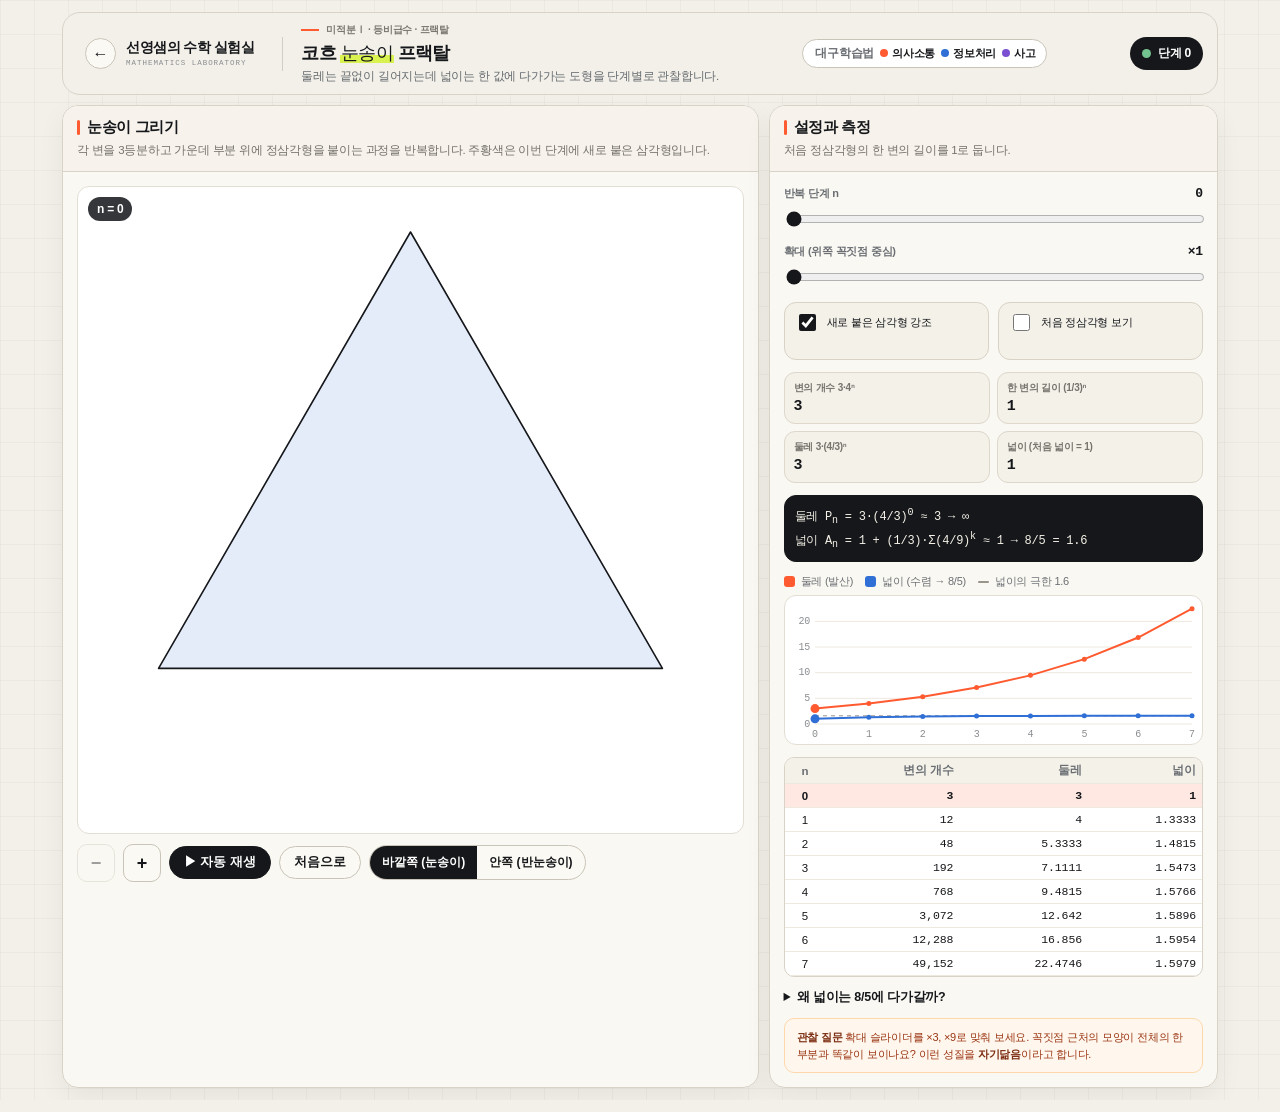
<file: koch-snowflake/index.html>
<!DOCTYPE html>
<html lang="ko">
<head>
<meta charset="UTF-8">
<meta name="viewport" content="width=device-width, initial-scale=1">
<title>앱 제목</title>
<!--
  ============================================================
  새 앱 기본 틀
  1) 이 폴더(app-template)를 복사해 영어 폴더 이름으로 바꿉니다. 예) probability
  2) 아래 "앱 제목", 상단 문구, "도구 전용" 영역만 바꿉니다.
  3) site-config.js의 TOOLS에 등록하면 홈페이지에 카드가 생깁니다.
  ※ Claude에게 맡길 때는 '연수가이드/02_프롬프트모음.md'의 [프롬프트 B]를 쓰세요.
  ============================================================
-->
<style>
  /* ===== 내 수학 실험실 공통 테마 =====
     이 :root 블록과 아래 "공통 셸" 영역은 모든 도구가 동일하게 유지합니다.
     도구별 CSS는 파일 아래쪽 "도구 전용" 영역에만 추가하세요. */
  :root{
    --bg:#f2f0e9;
    --panel:#fbf9f3;
    --panel-2:#f4f1e9;
    --line:#d8d2c7;
    --border-soft:#eee9df;
    --text:#15171a;
    --muted:#6b6f74;
    --faint:#9a958a;
    --accent:#ff5a30;
    --accent-weak:rgba(255,90,48,.14);
    --lime:#d9f24f;
    --shadow:0 10px 28px rgba(21,23,26,.055);
    --radius:16px;
  }
  *{box-sizing:border-box}
  html,body{margin:0}
  body{
    background:
      linear-gradient(rgba(21,23,26,.035) 1px, transparent 1px),
      linear-gradient(90deg, rgba(21,23,26,.035) 1px, transparent 1px),
      var(--bg);
    background-size:34px 34px;
    color:var(--text);
    font-family:Pretendard,"Apple SD Gothic Neo","Noto Sans KR",-apple-system,BlinkMacSystemFont,sans-serif;
    letter-spacing:-.015em;
    min-height:100vh;
    -webkit-font-smoothing:antialiased;
  }
  button,input,select{font:inherit;color:inherit}
  .num{font-family:ui-monospace,SFMono-Regular,Consolas,monospace;font-variant-numeric:tabular-nums;letter-spacing:-.01em}

  .app{width:100%;max-width:1180px;margin:0 auto;padding:12px;display:flex;flex-direction:column;gap:10px}

  /* ---- 공통 셸: 상단바 ---- */
  .topbar{
    min-height:72px;
    display:flex;
    gap:14px;
    justify-content:space-between;
    align-items:center;
    padding:10px 14px;
    background:rgba(242,240,233,.90);
    border:1px solid var(--line);
    border-radius:18px;
    backdrop-filter:blur(14px);
  }
  .brand-area{display:flex;align-items:center;gap:18px;min-width:0}
  .home-link{
    display:flex;align-items:center;gap:10px;flex:none;
    color:var(--text);text-decoration:none;
    padding:7px 10px 7px 8px;border-radius:12px;
    transition:background .18s ease;
  }
  .home-link:hover{background:#e7e3d9}
  .home-arrow{
    width:31px;height:31px;border:1px solid #c9c4b8;border-radius:50%;
    display:grid;place-items:center;font-size:16px;line-height:1;background:#fbf9f3;
  }
  .brand-copy{display:block;line-height:1.15}
  .brand-copy strong{display:block;font-size:14px;font-weight:800;letter-spacing:-.035em}
  .brand-copy small{
    display:block;margin-top:4px;color:#8a8d90;
    font-family:ui-monospace,SFMono-Regular,Consolas,monospace;
    font-size:7.5px;letter-spacing:.13em;white-space:nowrap;
  }
  .top-divider{width:1px;height:34px;background:#d3cec3;flex:none}
  .title-row{display:block;min-width:0}
  .eyebrow{
    display:flex;align-items:center;gap:7px;margin-bottom:4px;
    color:#7b7770;font-size:10px;font-weight:750;white-space:nowrap;
  }
  .eyebrow span{display:block;width:18px;height:2px;background:var(--accent)}
  h1{
    font-size:clamp(18px,1.25vw,24px);
    margin:0;
    font-weight:800;letter-spacing:-.04em;white-space:nowrap;
  }
  h1 em{
    font-style:normal;font-weight:500;
    background:linear-gradient(transparent 60%,var(--lime) 0);
    padding:0 .04em;
  }
  .subtitle{margin:4px 0 0;color:#666b6f;font-size:11.5px}
  .badge{
    display:inline-flex;align-items:center;gap:7px;flex:none;
    background:#15171a;color:#fff;border:0;
    border-radius:999px;padding:8px 12px;font-weight:700;font-size:12px;white-space:nowrap;
  }
  .dot{width:9px;height:9px;border-radius:50%;background:#73c48f}

  /* ---- 공통 셸: 패널 ----
     기본은 "넓은 그림 영역 + 좁은 설정 영역" 2단입니다.
     패널 수가 다르면 grid-template-columns만 바꾸고, 좁은 화면에서 1단으로
     떨어지는 @media (max-width:900px) 규칙은 남겨 두세요. */
  .workspace{display:grid;grid-template-columns:minmax(0,1.55fr) minmax(300px,1fr);gap:10px}
  .panel{
    min-width:0;
    display:flex;flex-direction:column;
    background:rgba(251,249,243,.96);
    border:1px solid var(--line);
    border-radius:var(--radius);
    box-shadow:var(--shadow);
    overflow:hidden;
  }
  .panel-head{
    flex:0 0 auto;
    padding:12px 14px;
    border-bottom:1px solid var(--line);
    background:rgba(247,244,236,.92);
  }
  .panel-title{
    font-size:15px;font-weight:800;letter-spacing:-.025em;
    position:relative;padding-left:10px;
  }
  .panel-title::before{
    content:"";position:absolute;left:0;top:.15em;bottom:.15em;
    width:3px;border-radius:3px;background:var(--accent);
  }
  .panel-desc{color:#74716b;font-size:11.5px;margin-top:5px;line-height:1.45}
  .panel-body{flex:1;min-height:0;padding:14px}

  /* ---- 공통 셸: 버튼 ---- */
  .btn{
    border:1px solid #c9c4b8;background:#fbf9f3;color:#15171a;
    border-radius:999px;font-weight:700;font-size:12.5px;
    padding:9px 14px;cursor:pointer;line-height:1;
    transition:background .15s ease,border-color .15s ease,transform .15s ease;
  }
  .btn:hover:not(:disabled){transform:translateY(-1px);border-color:#15171a;background:#f2efe6}
  .btn:disabled{opacity:.4;cursor:not-allowed;transform:none}
  .btn.primary{background:#15171a;color:#fff;border-color:#15171a}
  .btn.primary:hover:not(:disabled){background:#2b2e31}
  .btn.danger{color:#a73b2c}
  .btn.icon-btn{width:38px;height:38px;padding:0;border-radius:10px;font-size:18px;display:grid;place-items:center}

  /* ---- 공통 셸: 그림 영역 (캔버스·SVG) ---- */
  .chart-wrap{background:#fff;border:1px solid #e3ded4;border-radius:12px;overflow:hidden;position:relative}
  .chart-wrap canvas,.chart-wrap svg{display:block;width:100%;height:100%}

  /* ---- 공통 셸: 입력·지표·안내 (쓰지 않는 것은 지우세요) ---- */
  .controls{display:grid;grid-template-columns:repeat(2,minmax(0,1fr));gap:9px}
  .control{display:flex;flex-direction:column;gap:5px}
  .control label{font-size:11px;color:var(--muted);font-weight:800}
  .control input{
    width:100%;padding:9px 10px;font-weight:700;
    border:1px solid #d3cec3;background:#fff;color:var(--text);border-radius:10px;
  }
  .control input:focus{outline:3px solid rgba(217,242,79,.42);border-color:#9aa64b}
  .control input[type="range"]{
    padding:0;height:22px;border:0;border-radius:0;background:transparent;
    accent-color:#15171a;cursor:pointer;
  }
  .checkbox-control{
    justify-content:center;min-height:58px;padding:8px 10px;
    border:1px solid var(--line);background:var(--panel-2);border-radius:12px;
  }
  .checkbox-control label{display:flex;align-items:center;gap:8px;color:var(--text);cursor:pointer;font-size:11px}
  .checkbox-control input{width:17px;height:17px;padding:0;accent-color:#15171a;cursor:pointer}

  .metrics{display:grid;grid-template-columns:repeat(2,minmax(0,1fr));gap:7px}
  .metric{background:var(--panel-2);border:1px solid #ddd7cc;border-radius:11px;padding:8px 9px;min-width:0}
  .metric .label{color:#77736d;font-size:10px;font-weight:800;margin-bottom:3px}
  .metric .value{
    font-size:15px;font-weight:850;color:var(--text);
    font-variant-numeric:tabular-nums;
    overflow:hidden;text-overflow:ellipsis;white-space:nowrap;
  }

  .formula{
    background:#15171a;color:#f6f2e9;border:1px solid #15171a;border-radius:12px;
    padding:9px 10px;line-height:1.55;font-size:12px;
    font-family:ui-monospace,SFMono-Regular,Consolas,monospace;overflow:auto;
  }
  .note{
    padding:10px 12px;border-radius:10px;
    background:#fff7ed;border:1px solid #fed7aa;color:#9a3412;
    font-size:11px;line-height:1.5;
  }
  .note b{color:#7c2d12;font-weight:800}
  .status{min-height:19px;font-size:11px;line-height:1.4;font-weight:750;color:var(--muted)}
  .status.ok{color:#32724f}
  .status.error{color:#b44634}

  .legend{display:flex;flex-wrap:wrap;gap:6px 12px;align-items:center}
  .legend-item{display:flex;align-items:center;gap:6px;font-size:11px;color:var(--muted)}
  .legend-item i{width:11px;height:11px;border-radius:3px;flex:none}

  /* ---- 공통 셸: 반응형 (이 3개 블록은 그대로 유지) ----
     주의: .topbar에 align-items:stretch를 쓰면 알약 모양 .badge가
     줄바꿈된 제목 높이만큼 세로로 늘어나 거대한 원처럼 깨집니다. */
  @media (max-width:1080px){
    .brand-copy small{display:none}
    .brand-copy strong{font-size:13px}
    .top-divider{height:28px}
  }
  @media (max-width:900px){
    .workspace{grid-template-columns:1fr}
  }
  @media (max-width:820px){
    .topbar{align-items:flex-start}
    .brand-area{align-items:flex-start}
    .home-link{padding-left:2px}
    .top-divider{display:none}
    .brand-copy{display:none}
    .title-row{display:block}
    h1{white-space:normal}
    .eyebrow{white-space:normal}
    .badge{display:none}
  }
  @media (max-width:520px){
    .app{padding:7px}
    .topbar{border-radius:14px;padding:9px 10px}
    .home-arrow{width:34px;height:34px}
    h1{font-size:20px;line-height:1.25}
    .subtitle{font-size:11px;white-space:normal}
    .panel{border-radius:14px}
    .panel-head{padding:12px}
    .btn{min-height:40px}
    .controls{grid-template-columns:1fr}
  }


  /* ===== 도구 전용 CSS는 여기부터 ===== */
  .stage{aspect-ratio:1/1;max-height:min(72vh,680px);margin:0 auto;width:100%}
  .stage-tools{display:flex;gap:8px;flex-wrap:wrap;align-items:center;margin-top:10px}
  .level-badge{
    position:absolute;left:10px;top:10px;padding:5px 9px;border-radius:999px;
    background:rgba(21,23,26,.86);color:#fff;font-size:12px;font-weight:800;pointer-events:none
  }
  .seg{display:flex;border:1px solid #c9c4b8;border-radius:999px;overflow:hidden;background:#fbf9f3}
  .seg button{border:0;background:transparent;padding:8px 12px;font-size:12px;font-weight:700;cursor:pointer}
  .seg button.on{background:#15171a;color:#fff}
  .range-row{display:flex;justify-content:space-between;align-items:baseline}
  .range-row b{font-size:13px}
  table.steps{width:100%;border-collapse:collapse;font-size:11.5px}
  table.steps th,table.steps td{padding:5px 6px;border-bottom:1px solid var(--border-soft);text-align:right}
  table.steps th{color:var(--muted);font-weight:800;background:var(--panel-2)}
  table.steps th:first-child,table.steps td:first-child{text-align:center}
  table.steps tr.cur td{background:var(--accent-weak);font-weight:800}
  .table-wrap{max-height:230px;overflow:auto;border:1px solid var(--line);border-radius:10px;background:#fff}
  .mini-chart{height:150px}
  details.explain summary{cursor:pointer;font-weight:800;font-size:12.5px}
  details.explain p{font-size:12px;line-height:1.65;color:#3d4044;margin:8px 0 0}
</style>
</head>
<body>
<div class="app">
  <div class="topbar">
    <div class="brand-area">
      <!-- 홈으로 돌아가는 링크: ../#tools 를 바꾸지 마세요 -->
      <a class="home-link" href="../#tools" aria-label="메인으로">
        <span class="home-arrow">←</span>
        <span class="brand-copy">
          <strong data-site="name">내 수학 실험실</strong>
          <small data-site="englishName">MATHEMATICS LABORATORY</small>
        </span>
      </a>
      <span class="top-divider" aria-hidden="true"></span>
      <div class="title-row">
        <div class="eyebrow"><span></span>미적분Ⅰ · 등비급수 · 프랙탈</div>
        <h1>코흐 <em>눈송이</em> 프랙탈</h1>
        <p class="subtitle">둘레는 끝없이 길어지는데 넓이는 한 값에 다가가는 도형을 단계별로 관찰합니다.</p>
      </div>
    </div>
    <div class="badge"><span class="dot"></span><span id="stateBadge">단계 0</span></div>
  </div>

  <div class="workspace">
    <section class="panel">
      <div class="panel-head">
        <div class="panel-title">눈송이 그리기</div>
        <div class="panel-desc">각 변을 3등분하고 가운데 부분 위에 정삼각형을 붙이는 과정을 반복합니다. 주황색은 이번 단계에 새로 붙은 삼각형입니다.</div>
      </div>
      <div class="panel-body">
        <div class="chart-wrap stage">
          <canvas id="cv"></canvas>
          <div class="level-badge" id="levelBadge">n = 0</div>
        </div>
        <div class="stage-tools">
          <button class="btn icon-btn" id="prevBtn" type="button" aria-label="이전 단계">−</button>
          <button class="btn icon-btn" id="nextBtn" type="button" aria-label="다음 단계">+</button>
          <button class="btn primary" id="playBtn" type="button">▶ 자동 재생</button>
          <button class="btn" id="resetBtn" type="button">처음으로</button>
          <div class="seg" role="group" aria-label="방향">
            <button type="button" id="dirOut" class="on">바깥쪽 (눈송이)</button>
            <button type="button" id="dirIn">안쪽 (반눈송이)</button>
          </div>
        </div>
      </div>
    </section>

    <section class="panel">
      <div class="panel-head">
        <div class="panel-title">설정과 측정</div>
        <div class="panel-desc">처음 정삼각형의 한 변의 길이를 1로 둡니다.</div>
      </div>
      <div class="panel-body" style="display:flex;flex-direction:column;gap:12px">
        <div class="control">
          <div class="range-row"><label for="level">반복 단계 n</label><b class="num" id="levelVal">0</b></div>
          <input id="level" type="range" min="0" max="7" step="1" value="0">
        </div>
        <div class="control">
          <div class="range-row"><label for="zoom">확대 (위쪽 꼭짓점 중심)</label><b class="num" id="zoomVal">×1</b></div>
          <input id="zoom" type="range" min="0" max="4" step="0.01" value="0">
        </div>
        <div class="controls">
          <div class="checkbox-control"><label><input type="checkbox" id="showNew" checked>새로 붙은 삼각형 강조</label></div>
          <div class="checkbox-control"><label><input type="checkbox" id="showBase">처음 정삼각형 보기</label></div>
        </div>

        <div class="metrics">
          <div class="metric"><div class="label">변의 개수 3·4ⁿ</div><div class="value num" id="mSides">3</div></div>
          <div class="metric"><div class="label">한 변의 길이 (1/3)ⁿ</div><div class="value num" id="mLen">1</div></div>
          <div class="metric"><div class="label">둘레 3·(4/3)ⁿ</div><div class="value num" id="mPer">3</div></div>
          <div class="metric"><div class="label">넓이 (처음 넓이 = 1)</div><div class="value num" id="mArea">1</div></div>
        </div>

        <div class="formula" id="formula"></div>

        <div>
          <div class="legend" style="margin-bottom:6px">
            <span class="legend-item"><i style="background:#ff5a30"></i>둘레 (발산)</span>
            <span class="legend-item"><i style="background:#2f6fd6"></i>넓이 (수렴 → 8/5)</span>
            <span class="legend-item"><i style="background:#9a958a;height:2px"></i>넓이의 극한 1.6</span>
          </div>
          <div class="chart-wrap mini-chart"><canvas id="chart"></canvas></div>
        </div>

        <div class="table-wrap">
          <table class="steps">
            <thead><tr><th>n</th><th>변의 개수</th><th>둘레</th><th>넓이</th></tr></thead>
            <tbody id="tbody"></tbody>
          </table>
        </div>

        <details class="explain">
          <summary>왜 넓이는 8/5에 다가갈까?</summary>
          <p>n단계에서는 변이 3·4<sup>n−1</sup>개이고, 각 변마다 넓이가 (1/9)<sup>n</sup>인 정삼각형이 하나씩 붙습니다(처음 넓이를 1로 볼 때).
          그래서 늘어나는 넓이는 3·4<sup>n−1</sup>·(1/9)<sup>n</sup> = (1/3)·(4/9)<sup>n−1</sup>입니다.</p>
          <p>넓이 = 1 + (1/3)(1 + 4/9 + (4/9)² + …) = 1 + (1/3)·1/(1 − 4/9) = 1 + 3/5 = <b>8/5</b>.<br>
          반면 둘레는 공비가 4/3 &gt; 1인 등비수열이라 한없이 커집니다.</p>
        </details>

        <div class="note"><b>관찰 질문</b> 확대 슬라이더를 ×3, ×9로 맞춰 보세요. 꼭짓점 근처의 모양이 전체의 한 부분과 똑같이 보이나요? 이런 성질을 <b>자기닮음</b>이라고 합니다.</div>
      </div>
    </section>
  </div>
</div>

<!-- 홈페이지 이름을 site-config.js에서 가져와 상단에 표시합니다 -->
<script src="../site-config.js"></script>
<script>
  if (typeof SITE !== "undefined") {
    document.querySelectorAll("[data-site]").forEach(el => {
      if (SITE[el.dataset.site]) el.textContent = SITE[el.dataset.site];
    });
  }
</script>
<script>
  // ===== 도구 전용 JavaScript는 여기부터 =====
  const MAX_LEVEL = 7;
  const $ = id => document.getElementById(id);
  const cv = $("cv"), ctx = cv.getContext("2d");
  const chart = $("chart"), cctx = chart.getContext("2d");
  const state = { level: 0, inward: false, zoomExp: 0, showNew: true, showBase: false, timer: null };

  // 처음 정삼각형 (한 변 1, 꼭짓점이 위로, 시계방향)
  const H = Math.sqrt(3) / 2;
  const BASE = [[0, -H * 2 / 3], [0.5, H / 3], [-0.5, H / 3]];

  // 꼭짓점 목록을 단계별로 미리 계산 (닫힌 다각형)
  const cache = {};
  function polygon(level, inward) {
    const key = level + (inward ? "i" : "o");
    if (cache[key]) return cache[key];
    let pts = BASE.slice();
    const sign = inward ? -1 : 1;
    const triangles = [];       // 마지막 단계에 새로 생긴 삼각형
    for (let k = 0; k < level; k++) {
      const next = [];
      const last = k === level - 1;
      for (let i = 0; i < pts.length; i++) {
        const a = pts[i], b = pts[(i + 1) % pts.length];
        const dx = (b[0] - a[0]) / 3, dy = (b[1] - a[1]) / 3;
        const p1 = [a[0] + dx, a[1] + dy];
        const p3 = [a[0] + 2 * dx, a[1] + 2 * dy];
        // 변 방향을 -60° 회전한 방향이 바깥쪽(시계방향 다각형, 화면 좌표)
        const c = 0.5, s = -Math.sqrt(3) / 2 * sign;
        const p2 = [p1[0] + dx * c - dy * s, p1[1] + dx * s + dy * c];
        next.push(a, p1, p2, p3);
        if (last) triangles.push([p1, p2, p3]);
      }
      pts = next;
      cache[(k + 1) + (inward ? "i" : "o") + "t"] = triangles.slice();
    }
    cache[key] = pts;
    return pts;
  }
  function newTriangles(level, inward) {
    if (level === 0) return [];
    polygon(level, inward);
    return cache[level + (inward ? "i" : "o") + "t"] || [];
  }

  function fitCanvas(c) {
    const r = c.getBoundingClientRect();
    const dpr = window.devicePixelRatio || 1;
    const w = Math.max(1, Math.round(r.width * dpr)), h = Math.max(1, Math.round(r.height * dpr));
    if (c.width !== w || c.height !== h) { c.width = w; c.height = h; }
    return { w, h, dpr };
  }

  function draw() {
    const { w, h, dpr } = fitCanvas(cv);
    ctx.setTransform(1, 0, 0, 1, 0, 0);
    ctx.clearRect(0, 0, w, h);
    const zoom = Math.pow(3, state.zoomExp);
    const scale = Math.min(w, h) * 0.78 * zoom;
    // 확대 중심: 처음 정삼각형의 위쪽 꼭짓점 (도형 중심 → 꼭짓점으로 부드럽게 이동)
    const t = Math.min(1, state.zoomExp);
    const fx = BASE[0][0] * t, fy = BASE[0][1] * t;
    const cx = w / 2, cy = h / 2 + Math.min(w, h) * (0.02 * (1 - t) - 0.32 * t);
    const X = x => cx + (x - fx) * scale, Y = y => cy + (y - fy) * scale;

    const pts = polygon(state.level, state.inward);
    ctx.beginPath();
    pts.forEach((p, i) => i ? ctx.lineTo(X(p[0]), Y(p[1])) : ctx.moveTo(X(p[0]), Y(p[1])));
    ctx.closePath();
    ctx.fillStyle = "rgba(47,111,214,.13)";
    ctx.fill();

    if (state.showNew) {
      ctx.fillStyle = state.inward ? "rgba(255,255,255,1)" : "rgba(255,90,48,.55)";
      const tris = newTriangles(state.level, state.inward);
      ctx.beginPath();
      for (const tr of tris) {
        ctx.moveTo(X(tr[0][0]), Y(tr[0][1]));
        ctx.lineTo(X(tr[1][0]), Y(tr[1][1]));
        ctx.lineTo(X(tr[2][0]), Y(tr[2][1]));
        ctx.closePath();
      }
      if (state.inward) { ctx.fill(); ctx.fillStyle = "rgba(255,90,48,.45)"; }
      ctx.fill();
    }

    ctx.beginPath();
    pts.forEach((p, i) => i ? ctx.lineTo(X(p[0]), Y(p[1])) : ctx.moveTo(X(p[0]), Y(p[1])));
    ctx.closePath();
    ctx.strokeStyle = "#15171a";
    ctx.lineWidth = Math.max(1, (state.level >= 5 ? 1 : 1.6) * dpr);
    ctx.lineJoin = "round";
    ctx.stroke();

    if (state.showBase) {
      ctx.beginPath();
      BASE.forEach((p, i) => i ? ctx.lineTo(X(p[0]), Y(p[1])) : ctx.moveTo(X(p[0]), Y(p[1])));
      ctx.closePath();
      ctx.setLineDash([6 * dpr, 5 * dpr]);
      ctx.strokeStyle = "#2f6fd6";
      ctx.lineWidth = 1.5 * dpr;
      ctx.stroke();
      ctx.setLineDash([]);
    }
  }

  // 값 계산 (처음 한 변 = 1, 처음 넓이 = 1)
  const sides = n => 3 * Math.pow(4, n);
  const perim = n => 3 * Math.pow(4 / 3, n);
  const area = (n, inward) => inward ? (2 / 5 + 3 / 5 * Math.pow(4 / 9, n)) : (8 / 5 - 3 / 5 * Math.pow(4 / 9, n));
  const fmt = (v, d = 4) => Number(v.toFixed(d)).toLocaleString("ko-KR", { maximumFractionDigits: d });

  function frac(n) { return n === 0 ? "1" : "1/" + Math.pow(3, n).toLocaleString("ko-KR"); }

  function updateInfo() {
    const n = state.level, inw = state.inward;
    $("levelVal").textContent = n;
    $("levelBadge").textContent = "n = " + n;
    $("stateBadge").textContent = "단계 " + n;
    $("mSides").textContent = sides(n).toLocaleString("ko-KR");
    $("mLen").textContent = frac(n);
    $("mPer").textContent = fmt(perim(n));
    $("mArea").textContent = fmt(area(n, inw));
    const lim = inw ? "2/5 = 0.4" : "8/5 = 1.6";
    const op = inw ? "−" : "+";
    $("formula").innerHTML =
      "둘레 P<sub>n</sub> = 3·(4/3)<sup>" + n + "</sup> ≈ " + fmt(perim(n)) + "  → ∞<br>" +
      "넓이 A<sub>n</sub> = 1 " + op + " (1/3)·Σ(4/9)<sup>k</sup> ≈ " + fmt(area(n, inw)) + "  → " + lim;
    let rows = "";
    for (let k = 0; k <= MAX_LEVEL; k++) {
      rows += `<tr class="${k === n ? "cur" : ""}"><td>${k}</td><td class="num">${sides(k).toLocaleString("ko-KR")}</td><td class="num">${fmt(perim(k))}</td><td class="num">${fmt(area(k, inw))}</td></tr>`;
    }
    $("tbody").innerHTML = rows;
    document.querySelector(".legend-item:nth-child(2)").lastChild.textContent = inw ? "넓이 (수렴 → 2/5)" : "넓이 (수렴 → 8/5)";
    document.querySelector(".legend-item:nth-child(3)").lastChild.textContent = "넓이의 극한 " + (inw ? "0.4" : "1.6");
    $("prevBtn").disabled = n === 0;
    $("nextBtn").disabled = n === MAX_LEVEL;
  }

  function drawChart() {
    const { w, h, dpr } = fitCanvas(chart);
    const c = cctx;
    c.setTransform(1, 0, 0, 1, 0, 0);
    c.clearRect(0, 0, w, h);
    const padL = 30 * dpr, padR = 10 * dpr, padT = 10 * dpr, padB = 20 * dpr;
    const maxY = Math.ceil(perim(MAX_LEVEL));
    const X = k => padL + (w - padL - padR) * k / MAX_LEVEL;
    const Y = v => h - padB - (h - padT - padB) * v / maxY;
    c.font = `${10 * dpr}px ui-monospace,Consolas,monospace`;
    c.fillStyle = "#8a8d90"; c.strokeStyle = "#eee9df"; c.lineWidth = dpr;
    c.textAlign = "right"; c.textBaseline = "middle";
    for (let v = 0; v <= maxY; v += 5) {
      c.beginPath(); c.moveTo(padL, Y(v)); c.lineTo(w - padR, Y(v)); c.stroke();
      c.fillText(v, padL - 5 * dpr, Y(v));
    }
    c.textAlign = "center"; c.textBaseline = "top";
    for (let k = 0; k <= MAX_LEVEL; k++) c.fillText(k, X(k), h - padB + 5 * dpr);
    // 넓이 극한선
    const lim = state.inward ? 0.4 : 1.6;
    c.setLineDash([4 * dpr, 4 * dpr]); c.strokeStyle = "#9a958a";
    c.beginPath(); c.moveTo(padL, Y(lim)); c.lineTo(w - padR, Y(lim)); c.stroke(); c.setLineDash([]);
    const series = [[k => perim(k), "#ff5a30"], [k => area(k, state.inward), "#2f6fd6"]];
    for (const [f, col] of series) {
      c.strokeStyle = col; c.lineWidth = 2 * dpr; c.beginPath();
      for (let k = 0; k <= MAX_LEVEL; k++) k ? c.lineTo(X(k), Y(f(k))) : c.moveTo(X(k), Y(f(k)));
      c.stroke();
      for (let k = 0; k <= MAX_LEVEL; k++) {
        c.fillStyle = col; c.beginPath();
        c.arc(X(k), Y(f(k)), (k === state.level ? 4.5 : 2.5) * dpr, 0, Math.PI * 2); c.fill();
      }
    }
  }

  function render() { updateInfo(); draw(); drawChart(); }

  function setLevel(n) {
    state.level = Math.max(0, Math.min(MAX_LEVEL, n));
    $("level").value = state.level;
    render();
  }

  function stopPlay() {
    clearInterval(state.timer); state.timer = null;
    $("playBtn").textContent = "▶ 자동 재생";
  }

  $("level").addEventListener("input", e => { stopPlay(); setLevel(+e.target.value); });
  $("prevBtn").addEventListener("click", () => { stopPlay(); setLevel(state.level - 1); });
  $("nextBtn").addEventListener("click", () => { stopPlay(); setLevel(state.level + 1); });
  $("resetBtn").addEventListener("click", () => {
    stopPlay(); state.zoomExp = 0; $("zoom").value = 0; $("zoomVal").textContent = "×1"; setLevel(0);
  });
  $("playBtn").addEventListener("click", () => {
    if (state.timer) return stopPlay();
    if (state.level === MAX_LEVEL) setLevel(0);
    $("playBtn").textContent = "❚❚ 멈춤";
    state.timer = setInterval(() => {
      if (state.level >= MAX_LEVEL) return stopPlay();
      setLevel(state.level + 1);
    }, 1100);
  });
  $("zoom").addEventListener("input", e => {
    state.zoomExp = +e.target.value;
    const z = Math.pow(3, state.zoomExp);
    $("zoomVal").textContent = "×" + (z < 10 ? z.toFixed(1) : Math.round(z));
    draw();
  });
  $("showNew").addEventListener("change", e => { state.showNew = e.target.checked; draw(); });
  $("showBase").addEventListener("change", e => { state.showBase = e.target.checked; draw(); });
  function setDir(inward) {
    state.inward = inward;
    $("dirOut").classList.toggle("on", !inward);
    $("dirIn").classList.toggle("on", inward);
    render();
  }
  $("dirOut").addEventListener("click", () => setDir(false));
  $("dirIn").addEventListener("click", () => setDir(true));
  window.addEventListener("keydown", e => {
    if (e.target.tagName === "INPUT" && e.target.type !== "checkbox") return;
    if (e.key === "ArrowRight") { stopPlay(); setLevel(state.level + 1); }
    if (e.key === "ArrowLeft") { stopPlay(); setLevel(state.level - 1); }
  });
  new ResizeObserver(() => { draw(); drawChart(); }).observe(document.querySelector(".stage"));
  render();
</script>
<!-- 대구학습법: 이 활동에서 기르는 실천 지표 (오른쪽 위에 표시) -->
<script src="../daegu-tags.js" data-codes="고02정보-08,고03비판-07,고01표현-06"></script>
</body>
</html>
</file>
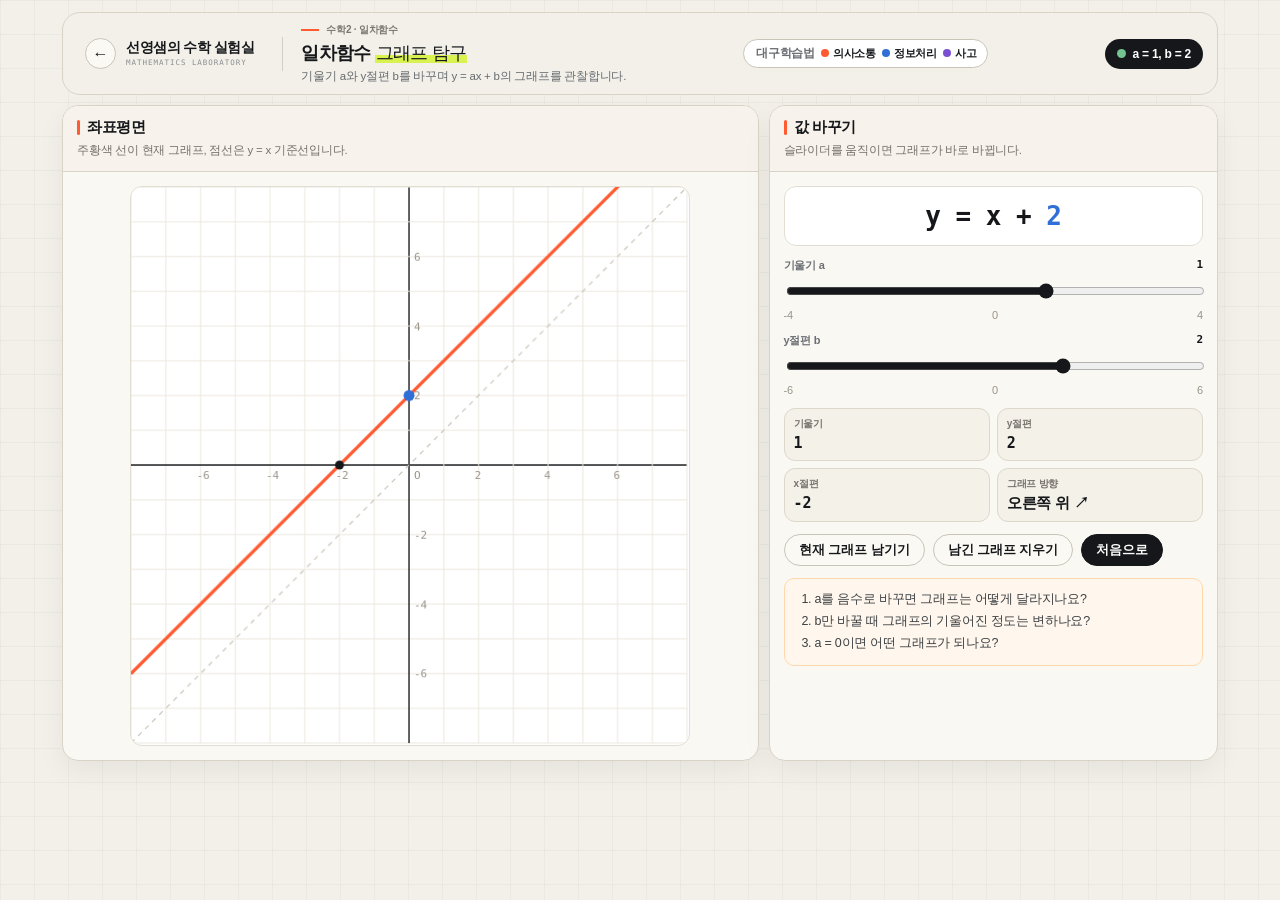
<file: linear-function/index.html>
<!DOCTYPE html>
<html lang="ko">
<head>
<meta charset="UTF-8">
<meta name="viewport" content="width=device-width, initial-scale=1">
<title>일차함수 그래프 탐구</title>
<style>
  /* ===== 내 수학 실험실 공통 테마 =====
     이 :root 블록과 아래 "공통 셸" 영역은 모든 도구가 동일하게 유지합니다.
     도구별 CSS는 파일 아래쪽 "도구 전용" 영역에만 추가하세요. */
  :root{
    --bg:#f2f0e9;
    --panel:#fbf9f3;
    --panel-2:#f4f1e9;
    --line:#d8d2c7;
    --border-soft:#eee9df;
    --text:#15171a;
    --muted:#6b6f74;
    --faint:#9a958a;
    --accent:#ff5a30;
    --accent-weak:rgba(255,90,48,.14);
    --lime:#d9f24f;
    --shadow:0 10px 28px rgba(21,23,26,.055);
    --radius:16px;
  }
  *{box-sizing:border-box}
  html,body{margin:0}
  body{
    background:
      linear-gradient(rgba(21,23,26,.035) 1px, transparent 1px),
      linear-gradient(90deg, rgba(21,23,26,.035) 1px, transparent 1px),
      var(--bg);
    background-size:34px 34px;
    color:var(--text);
    font-family:Pretendard,"Apple SD Gothic Neo","Noto Sans KR",-apple-system,BlinkMacSystemFont,sans-serif;
    letter-spacing:-.015em;
    min-height:100vh;
    -webkit-font-smoothing:antialiased;
  }
  button,input,select{font:inherit;color:inherit}
  .num{font-family:ui-monospace,SFMono-Regular,Consolas,monospace;font-variant-numeric:tabular-nums;letter-spacing:-.01em}

  .app{width:100%;max-width:1180px;margin:0 auto;padding:12px;display:flex;flex-direction:column;gap:10px}

  /* ---- 공통 셸: 상단바 ---- */
  .topbar{
    min-height:72px;
    display:flex;
    gap:14px;
    justify-content:space-between;
    align-items:center;
    padding:10px 14px;
    background:rgba(242,240,233,.90);
    border:1px solid var(--line);
    border-radius:18px;
    backdrop-filter:blur(14px);
  }
  .brand-area{display:flex;align-items:center;gap:18px;min-width:0}
  .home-link{
    display:flex;align-items:center;gap:10px;flex:none;
    color:var(--text);text-decoration:none;
    padding:7px 10px 7px 8px;border-radius:12px;
    transition:background .18s ease;
  }
  .home-link:hover{background:#e7e3d9}
  .home-arrow{
    width:31px;height:31px;border:1px solid #c9c4b8;border-radius:50%;
    display:grid;place-items:center;font-size:16px;line-height:1;background:#fbf9f3;
  }
  .brand-copy{display:block;line-height:1.15}
  .brand-copy strong{display:block;font-size:14px;font-weight:800;letter-spacing:-.035em}
  .brand-copy small{
    display:block;margin-top:4px;color:#8a8d90;
    font-family:ui-monospace,SFMono-Regular,Consolas,monospace;
    font-size:7.5px;letter-spacing:.13em;white-space:nowrap;
  }
  .top-divider{width:1px;height:34px;background:#d3cec3;flex:none}
  .title-row{display:block;min-width:0}
  .eyebrow{
    display:flex;align-items:center;gap:7px;margin-bottom:4px;
    color:#7b7770;font-size:10px;font-weight:750;white-space:nowrap;
  }
  .eyebrow span{display:block;width:18px;height:2px;background:var(--accent)}
  h1{
    font-size:clamp(18px,1.25vw,24px);
    margin:0;
    font-weight:800;letter-spacing:-.04em;white-space:nowrap;
  }
  h1 em{
    font-style:normal;font-weight:500;
    background:linear-gradient(transparent 60%,var(--lime) 0);
    padding:0 .04em;
  }
  .subtitle{margin:4px 0 0;color:#666b6f;font-size:11.5px}
  .badge{
    display:inline-flex;align-items:center;gap:7px;flex:none;
    background:#15171a;color:#fff;border:0;
    border-radius:999px;padding:8px 12px;font-weight:700;font-size:12px;white-space:nowrap;
  }
  .dot{width:9px;height:9px;border-radius:50%;background:#73c48f}

  /* ---- 공통 셸: 패널 ----
     기본은 "넓은 그림 영역 + 좁은 설정 영역" 2단입니다.
     패널 수가 다르면 grid-template-columns만 바꾸고, 좁은 화면에서 1단으로
     떨어지는 @media (max-width:900px) 규칙은 남겨 두세요. */
  .workspace{display:grid;grid-template-columns:minmax(0,1.55fr) minmax(300px,1fr);gap:10px}
  .panel{
    min-width:0;
    display:flex;flex-direction:column;
    background:rgba(251,249,243,.96);
    border:1px solid var(--line);
    border-radius:var(--radius);
    box-shadow:var(--shadow);
    overflow:hidden;
  }
  .panel-head{
    flex:0 0 auto;
    padding:12px 14px;
    border-bottom:1px solid var(--line);
    background:rgba(247,244,236,.92);
  }
  .panel-title{
    font-size:15px;font-weight:800;letter-spacing:-.025em;
    position:relative;padding-left:10px;
  }
  .panel-title::before{
    content:"";position:absolute;left:0;top:.15em;bottom:.15em;
    width:3px;border-radius:3px;background:var(--accent);
  }
  .panel-desc{color:#74716b;font-size:11.5px;margin-top:5px;line-height:1.45}
  .panel-body{flex:1;min-height:0;padding:14px}

  /* ---- 공통 셸: 버튼 ---- */
  .btn{
    border:1px solid #c9c4b8;background:#fbf9f3;color:#15171a;
    border-radius:999px;font-weight:700;font-size:12.5px;
    padding:9px 14px;cursor:pointer;line-height:1;
    transition:background .15s ease,border-color .15s ease,transform .15s ease;
  }
  .btn:hover:not(:disabled){transform:translateY(-1px);border-color:#15171a;background:#f2efe6}
  .btn:disabled{opacity:.4;cursor:not-allowed;transform:none}
  .btn.primary{background:#15171a;color:#fff;border-color:#15171a}
  .btn.primary:hover:not(:disabled){background:#2b2e31}
  .btn.danger{color:#a73b2c}
  .btn.icon-btn{width:38px;height:38px;padding:0;border-radius:10px;font-size:18px;display:grid;place-items:center}

  /* ---- 공통 셸: 그림 영역 (캔버스·SVG) ---- */
  .chart-wrap{background:#fff;border:1px solid #e3ded4;border-radius:12px;overflow:hidden;position:relative}
  .chart-wrap canvas,.chart-wrap svg{display:block;width:100%;height:100%}

  /* ---- 공통 셸: 입력·지표·안내 (쓰지 않는 것은 지우세요) ---- */
  .controls{display:grid;grid-template-columns:repeat(2,minmax(0,1fr));gap:9px}
  .control{display:flex;flex-direction:column;gap:5px}
  .control label{font-size:11px;color:var(--muted);font-weight:800}
  .control input{
    width:100%;padding:9px 10px;font-weight:700;
    border:1px solid #d3cec3;background:#fff;color:var(--text);border-radius:10px;
  }
  .control input:focus{outline:3px solid rgba(217,242,79,.42);border-color:#9aa64b}
  .control input[type="range"]{
    padding:0;height:22px;border:0;border-radius:0;background:transparent;
    accent-color:#15171a;cursor:pointer;
  }
  .checkbox-control{
    justify-content:center;min-height:58px;padding:8px 10px;
    border:1px solid var(--line);background:var(--panel-2);border-radius:12px;
  }
  .checkbox-control label{display:flex;align-items:center;gap:8px;color:var(--text);cursor:pointer;font-size:11px}
  .checkbox-control input{width:17px;height:17px;padding:0;accent-color:#15171a;cursor:pointer}

  .metrics{display:grid;grid-template-columns:repeat(2,minmax(0,1fr));gap:7px}
  .metric{background:var(--panel-2);border:1px solid #ddd7cc;border-radius:11px;padding:8px 9px;min-width:0}
  .metric .label{color:#77736d;font-size:10px;font-weight:800;margin-bottom:3px}
  .metric .value{
    font-size:15px;font-weight:850;color:var(--text);
    font-variant-numeric:tabular-nums;
    overflow:hidden;text-overflow:ellipsis;white-space:nowrap;
  }

  .formula{
    background:#15171a;color:#f6f2e9;border:1px solid #15171a;border-radius:12px;
    padding:9px 10px;line-height:1.55;font-size:12px;
    font-family:ui-monospace,SFMono-Regular,Consolas,monospace;overflow:auto;
  }
  .note{
    padding:10px 12px;border-radius:10px;
    background:#fff7ed;border:1px solid #fed7aa;color:#9a3412;
    font-size:11px;line-height:1.5;
  }
  .note b{color:#7c2d12;font-weight:800}
  .status{min-height:19px;font-size:11px;line-height:1.4;font-weight:750;color:var(--muted)}
  .status.ok{color:#32724f}
  .status.error{color:#b44634}

  .legend{display:flex;flex-wrap:wrap;gap:6px 12px;align-items:center}
  .legend-item{display:flex;align-items:center;gap:6px;font-size:11px;color:var(--muted)}
  .legend-item i{width:11px;height:11px;border-radius:3px;flex:none}

  /* ---- 공통 셸: 반응형 (이 3개 블록은 그대로 유지) ----
     주의: .topbar에 align-items:stretch를 쓰면 알약 모양 .badge가
     줄바꿈된 제목 높이만큼 세로로 늘어나 거대한 원처럼 깨집니다. */
  @media (max-width:1080px){
    .brand-copy small{display:none}
    .brand-copy strong{font-size:13px}
    .top-divider{height:28px}
  }
  @media (max-width:900px){
    .workspace{grid-template-columns:1fr}
  }
  @media (max-width:820px){
    .topbar{align-items:flex-start}
    .brand-area{align-items:flex-start}
    .home-link{padding-left:2px}
    .top-divider{display:none}
    .brand-copy{display:none}
    .title-row{display:block}
    h1{white-space:normal}
    .eyebrow{white-space:normal}
    .badge{display:none}
  }
  @media (max-width:520px){
    .app{padding:7px}
    .topbar{border-radius:14px;padding:9px 10px}
    .home-arrow{width:34px;height:34px}
    h1{font-size:20px;line-height:1.25}
    .subtitle{font-size:11px;white-space:normal}
    .panel{border-radius:14px}
    .panel-head{padding:12px}
    .btn{min-height:40px}
    .controls{grid-template-columns:1fr}
  }


  /* ===== 도구 전용 CSS는 여기부터 ===== */
  .chart-wrap{aspect-ratio:1/1;width:100%;max-width:min(560px,calc(100vh - 160px));margin:0 auto}
  .eq{font-size:26px;font-weight:850;letter-spacing:-.02em;text-align:center;padding:14px 8px;
       background:#fff;border:1px solid #e3ded4;border-radius:12px}
  .eq .a{color:var(--accent)} .eq .b{color:#2f6fd6}
  .range-row{display:flex;justify-content:space-between;font-size:11px;color:var(--faint)}
  .control .val{float:right;color:var(--text)}
  .questions{margin:0;padding-left:18px;font-size:12.5px;line-height:1.75;color:#3d4044}
</style>
</head>
<body>
<div class="app">
  <div class="topbar">
    <div class="brand-area">
      <!-- 홈으로 돌아가는 링크: ../#tools 를 바꾸지 마세요 -->
      <a class="home-link" href="../#tools" aria-label="메인으로">
        <span class="home-arrow">←</span>
        <span class="brand-copy">
          <strong data-site="name">내 수학 실험실</strong>
          <small data-site="englishName">MATHEMATICS LABORATORY</small>
        </span>
      </a>
      <span class="top-divider" aria-hidden="true"></span>
      <div class="title-row">
        <div class="eyebrow"><span></span>수학2 · 일차함수</div>
        <h1>일차함수 <em>그래프 탐구</em></h1>
        <p class="subtitle">기울기 a와 y절편 b를 바꾸며 y = ax + b의 그래프를 관찰합니다.</p>
      </div>
    </div>
    <div class="badge"><span class="dot"></span><span id="stateBadge">준비됨</span></div>
  </div>

  <div class="workspace">
    <section class="panel">
      <div class="panel-head">
        <div class="panel-title">좌표평면</div>
        <div class="panel-desc">주황색 선이 현재 그래프, 점선은 y = x 기준선입니다.</div>
      </div>
      <div class="panel-body">
        <div class="chart-wrap"><canvas id="plot"></canvas></div>
      </div>
    </section>

    <section class="panel">
      <div class="panel-head">
        <div class="panel-title">값 바꾸기</div>
        <div class="panel-desc">슬라이더를 움직이면 그래프가 바로 바뀝니다.</div>
      </div>
      <div class="panel-body" style="display:flex;flex-direction:column;gap:12px">
        <div class="eq num" id="eq"></div>
        <div class="control">
          <label for="a">기울기 a <span class="val num" id="aVal"></span></label>
          <input id="a" type="range" min="-4" max="4" step="0.25" value="1">
          <div class="range-row"><span>-4</span><span>0</span><span>4</span></div>
        </div>
        <div class="control">
          <label for="b">y절편 b <span class="val num" id="bVal"></span></label>
          <input id="b" type="range" min="-6" max="6" step="0.5" value="2">
          <div class="range-row"><span>-6</span><span>0</span><span>6</span></div>
        </div>
        <div class="metrics">
          <div class="metric"><div class="label">기울기</div><div class="value num" id="mSlope"></div></div>
          <div class="metric"><div class="label">y절편</div><div class="value num" id="mY"></div></div>
          <div class="metric"><div class="label">x절편</div><div class="value num" id="mX"></div></div>
          <div class="metric"><div class="label">그래프 방향</div><div class="value" id="mDir"></div></div>
        </div>
        <div style="display:flex;gap:8px;flex-wrap:wrap">
          <button class="btn" type="button" id="trace">현재 그래프 남기기</button>
          <button class="btn" type="button" id="clear">남긴 그래프 지우기</button>
          <button class="btn primary" type="button" id="reset">처음으로</button>
        </div>
        <div class="note">
          <ol class="questions">
            <li>a를 음수로 바꾸면 그래프는 어떻게 달라지나요?</li>
            <li>b만 바꿀 때 그래프의 기울어진 정도는 변하나요?</li>
            <li>a = 0이면 어떤 그래프가 되나요?</li>
          </ol>
        </div>
      </div>
    </section>
  </div>
</div>

<!-- 홈페이지 이름을 site-config.js에서 가져와 상단에 표시합니다 -->
<script src="../site-config.js"></script>
<script>
  if (typeof SITE !== "undefined") {
    document.querySelectorAll("[data-site]").forEach(el => {
      if (SITE[el.dataset.site]) el.textContent = SITE[el.dataset.site];
    });
  }
</script>
<script>
  // ===== 도구 전용 JavaScript는 여기부터 =====
  const canvas = document.getElementById("plot");
  const ctx = canvas.getContext("2d");
  const aIn = document.getElementById("a"), bIn = document.getElementById("b");
  const R = 8;                 // 좌표 범위 -8 ~ 8
  let traces = [];

  const fmt = v => {
    const r = Math.round(v * 100) / 100;
    return (Object.is(r, -0) ? 0 : r).toString();
  };

  function resize() {
    const box = canvas.parentElement.getBoundingClientRect();
    const dpr = window.devicePixelRatio || 1;
    canvas.width = box.width * dpr; canvas.height = box.height * dpr;
    ctx.setTransform(dpr, 0, 0, dpr, 0, 0);
    draw();
  }

  function draw() {
    const W = canvas.clientWidth, H = canvas.clientHeight;
    const sx = x => (x + R) / (2 * R) * W;
    const sy = y => H - (y + R) / (2 * R) * H;
    const a = +aIn.value, b = +bIn.value;
    ctx.clearRect(0, 0, W, H);

    // 격자
    ctx.lineWidth = 1;
    for (let i = -R; i <= R; i++) {
      ctx.strokeStyle = i === 0 ? "#15171a" : "#ece8df";
      ctx.lineWidth = i === 0 ? 1.4 : 1;
      ctx.beginPath(); ctx.moveTo(sx(i), 0); ctx.lineTo(sx(i), H); ctx.stroke();
      ctx.beginPath(); ctx.moveTo(0, sy(i)); ctx.lineTo(W, sy(i)); ctx.stroke();
    }
    ctx.fillStyle = "#9a958a"; ctx.font = "11px ui-monospace, monospace";
    for (let i = -R + 2; i < R; i += 2) {
      if (i === 0) continue;
      ctx.fillText(i, sx(i) - 4, sy(0) + 14);
      ctx.fillText(i, sx(0) + 5, sy(i) + 4);
    }
    ctx.fillText("O", sx(0) + 5, sy(0) + 14);

    const line = (m, c, color, width, dash) => {
      ctx.save(); ctx.strokeStyle = color; ctx.lineWidth = width; ctx.setLineDash(dash || []);
      ctx.beginPath(); ctx.moveTo(sx(-R), sy(m * -R + c)); ctx.lineTo(sx(R), sy(m * R + c)); ctx.stroke();
      ctx.restore();
    };
    line(1, 0, "#c9c4b8", 1.2, [5, 5]);
    traces.forEach(t => line(t.a, t.b, "rgba(47,111,214,.45)", 2));
    line(a, b, "#ff5a30", 3.2);

    // y절편 점
    ctx.fillStyle = "#2f6fd6";
    ctx.beginPath(); ctx.arc(sx(0), sy(b), 5.5, 0, Math.PI * 2); ctx.fill();
    if (a !== 0) {
      ctx.fillStyle = "#15171a";
      ctx.beginPath(); ctx.arc(sx(-b / a), sy(0), 4.5, 0, Math.PI * 2); ctx.fill();
    }
    update(a, b);
  }

  function update(a, b) {
    const aTxt = a === 1 ? "" : a === -1 ? "-" : fmt(a);
    let rhs = a === 0 ? "" : `<span class="a">${aTxt}</span>x`;
    if (b !== 0 || a === 0) rhs += (b < 0 ? " − " : (a === 0 ? "" : " + ")) + `<span class="b">${fmt(Math.abs(b))}</span>`;
    if (a === 0 && b < 0) rhs = `<span class="b">-${fmt(Math.abs(b))}</span>`;
    document.getElementById("eq").innerHTML = "y = " + rhs;
    document.getElementById("aVal").textContent = fmt(a);
    document.getElementById("bVal").textContent = fmt(b);
    document.getElementById("mSlope").textContent = fmt(a);
    document.getElementById("mY").textContent = fmt(b);
    document.getElementById("mX").textContent = a === 0 ? (b === 0 ? "모든 x" : "없음") : fmt(-b / a);
    document.getElementById("mDir").textContent = a > 0 ? "오른쪽 위 ↗" : a < 0 ? "오른쪽 아래 ↘" : "수평 →";
    document.getElementById("stateBadge").textContent = `a = ${fmt(a)}, b = ${fmt(b)}`;
  }

  aIn.addEventListener("input", draw);
  bIn.addEventListener("input", draw);
  document.getElementById("trace").addEventListener("click", () => { traces.push({ a: +aIn.value, b: +bIn.value }); draw(); });
  document.getElementById("clear").addEventListener("click", () => { traces = []; draw(); });
  document.getElementById("reset").addEventListener("click", () => { aIn.value = 1; bIn.value = 2; traces = []; draw(); });
  window.addEventListener("resize", resize);
  resize();
</script>
<!-- 대구학습법: 이 활동에서 기르는 실천 지표 (오른쪽 위에 표시) -->
<script src="../daegu-tags.js" data-codes="고02정보-07,고01표현-06,고03비판-02"></script>
</body>
</html>
</file>
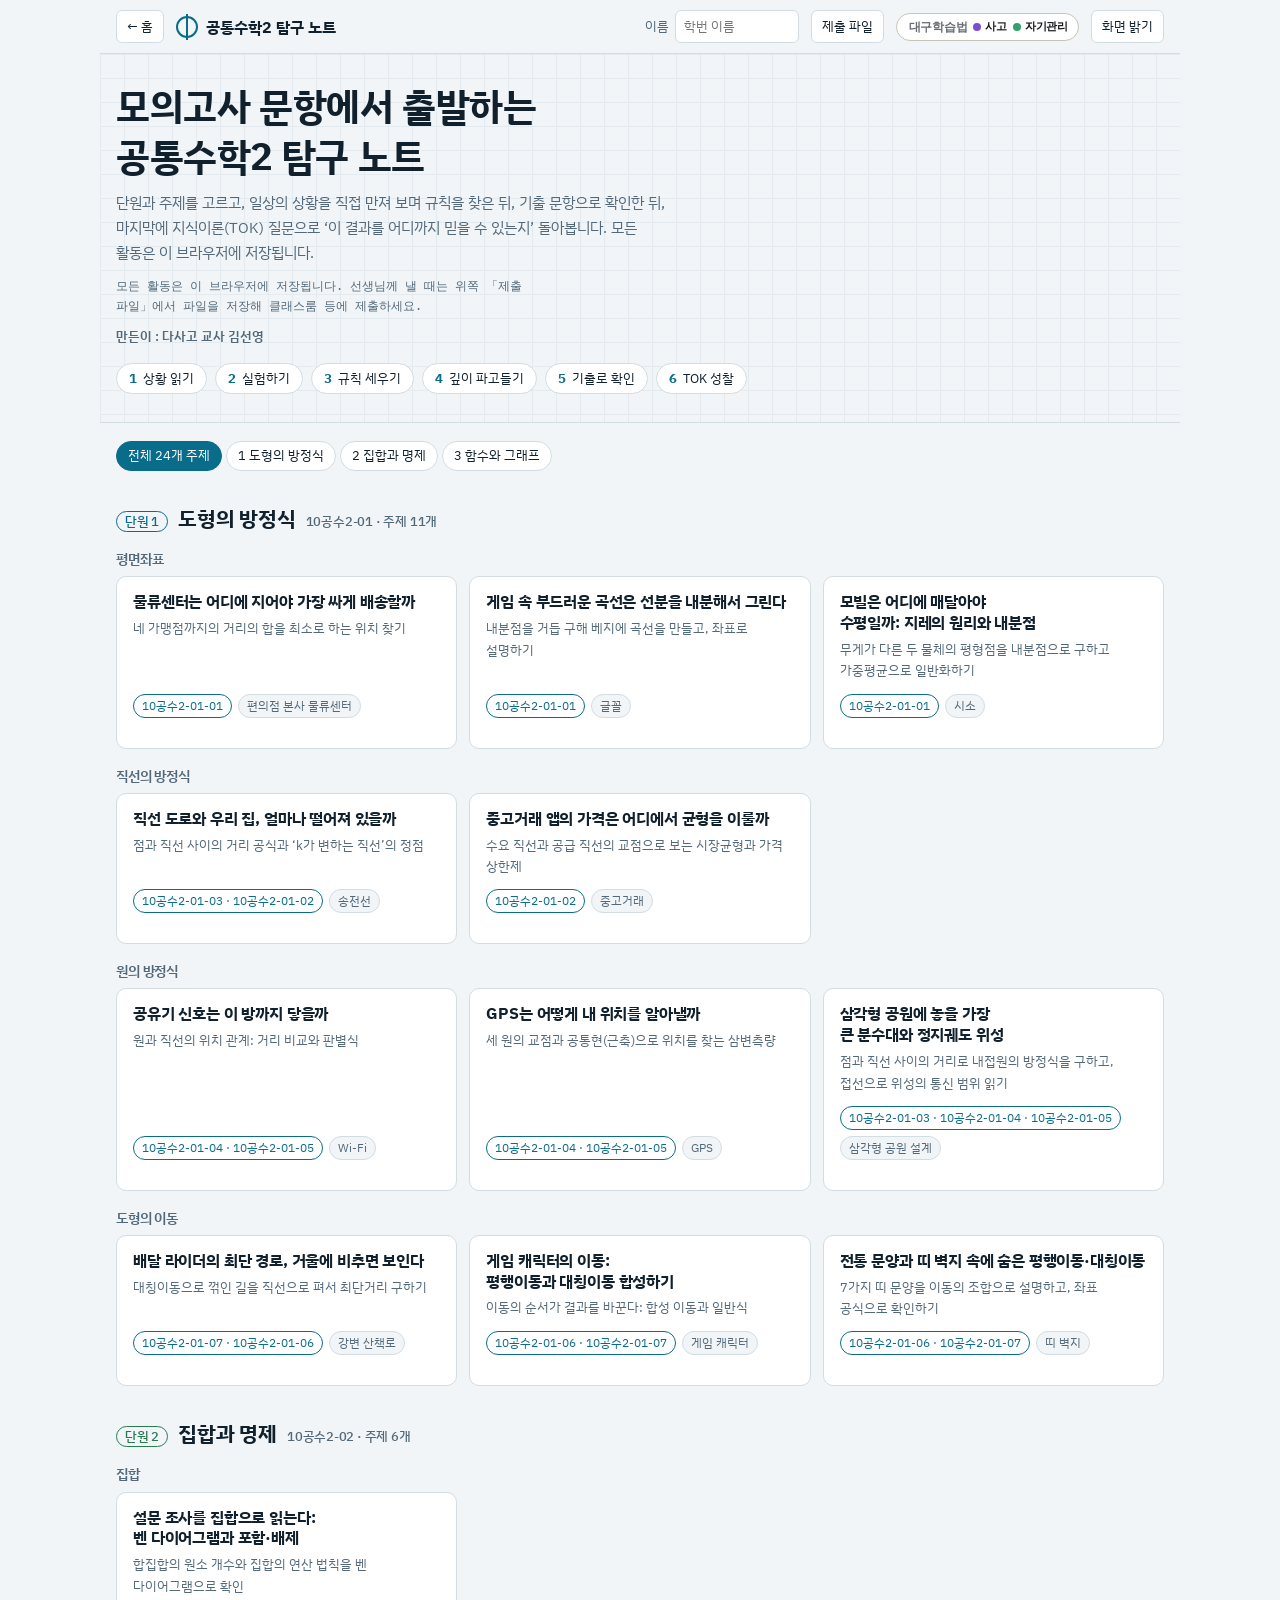
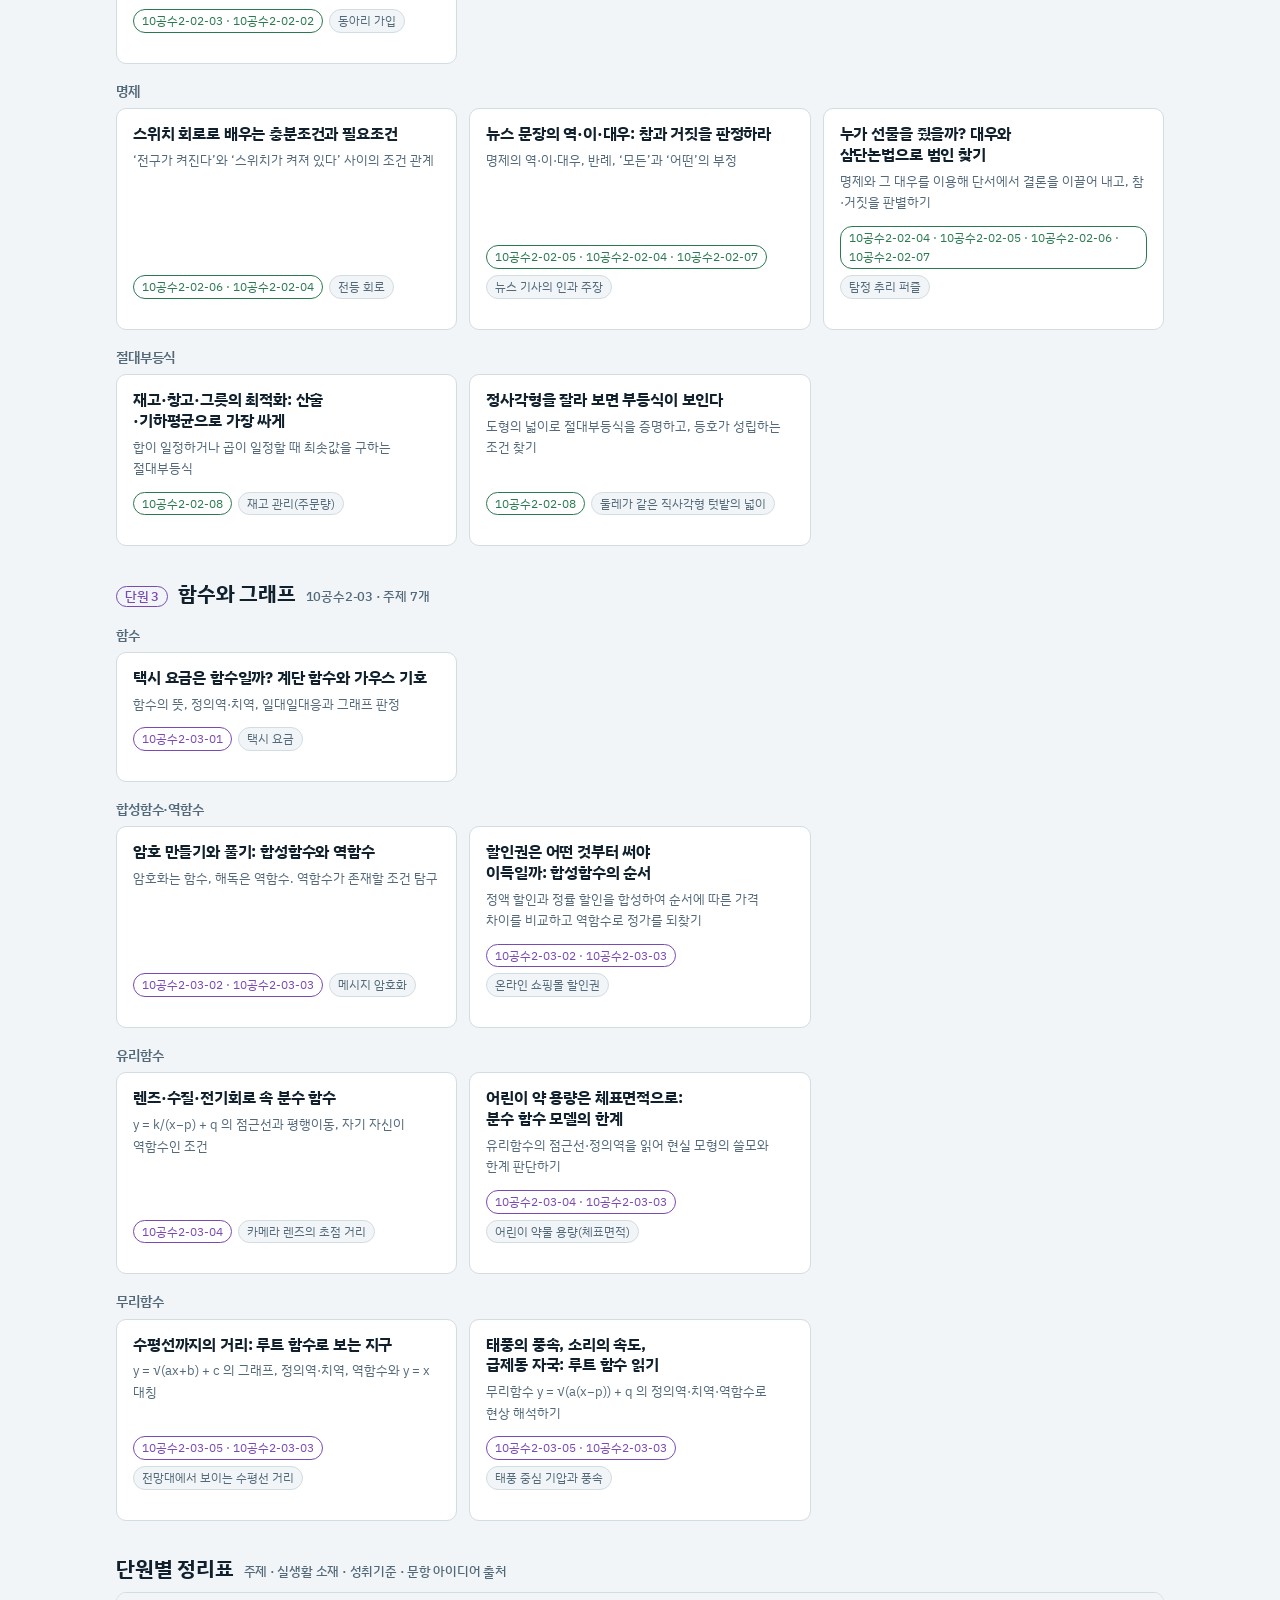
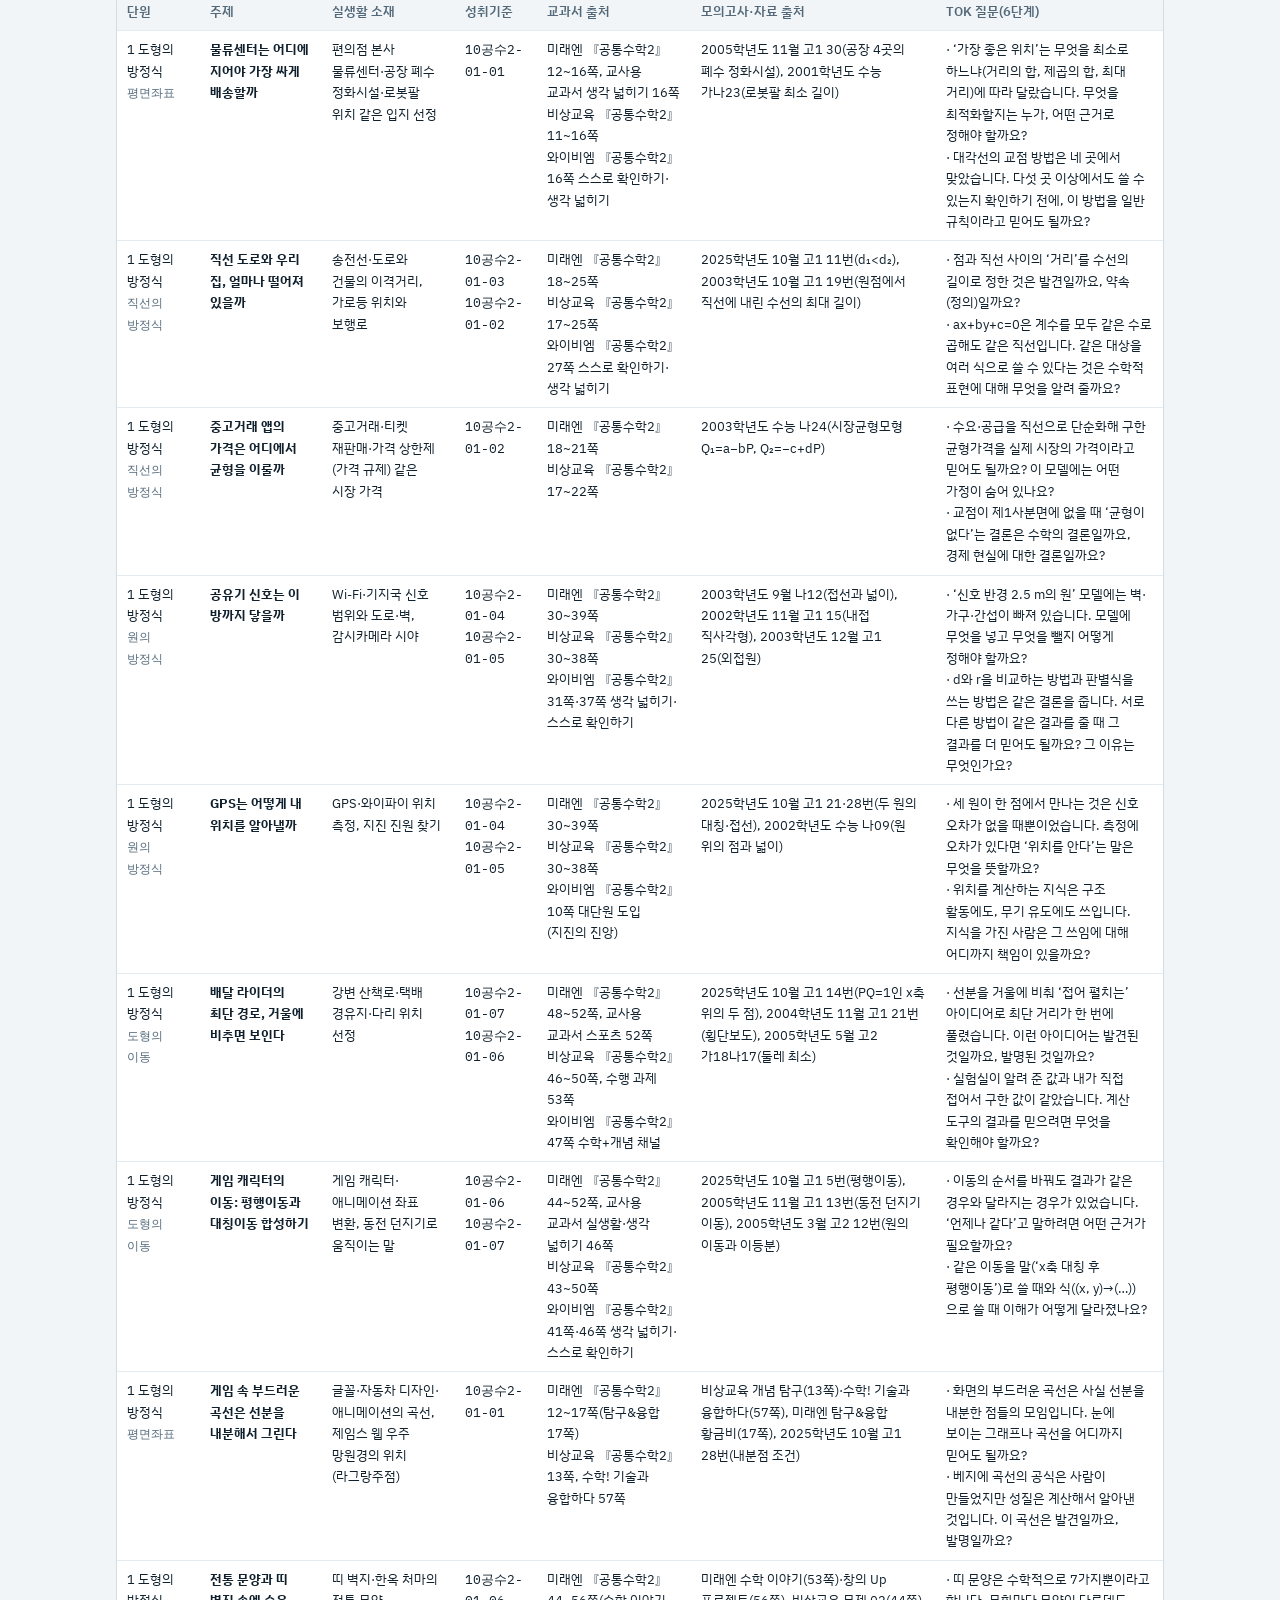
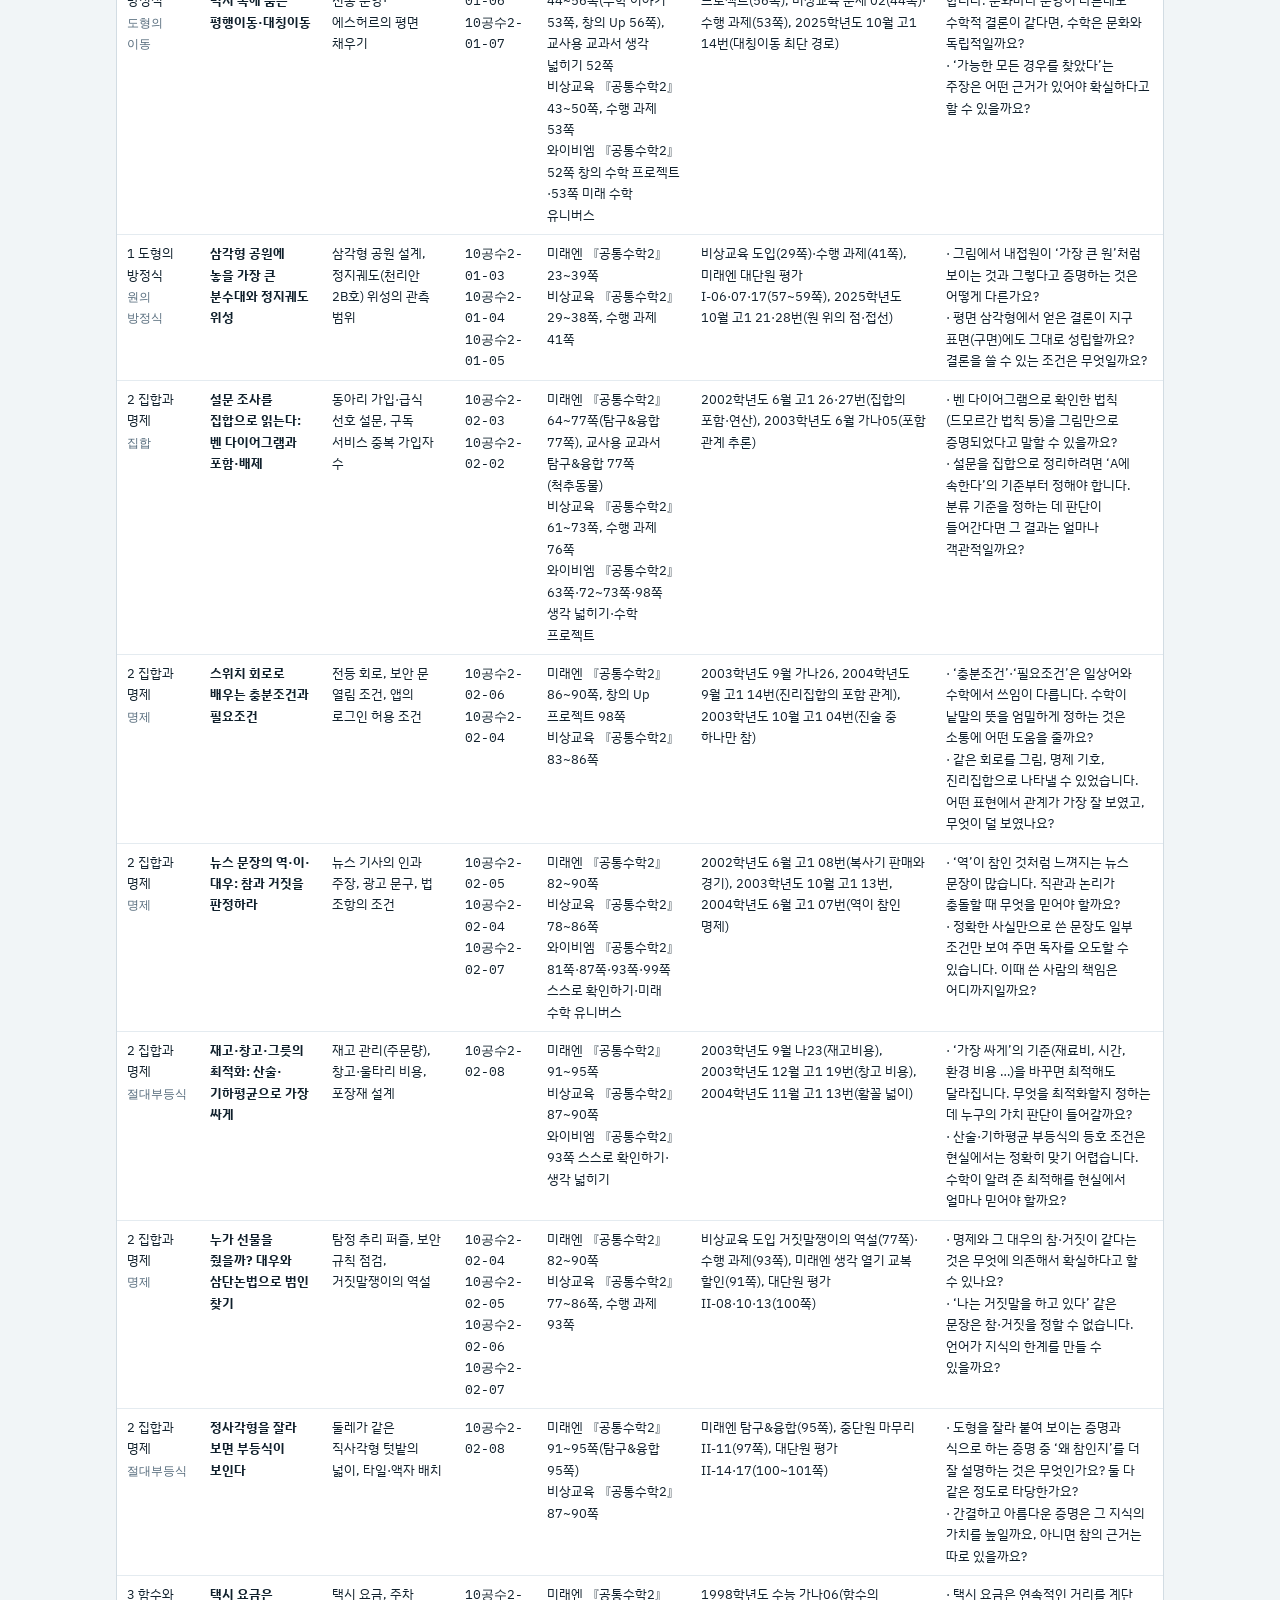
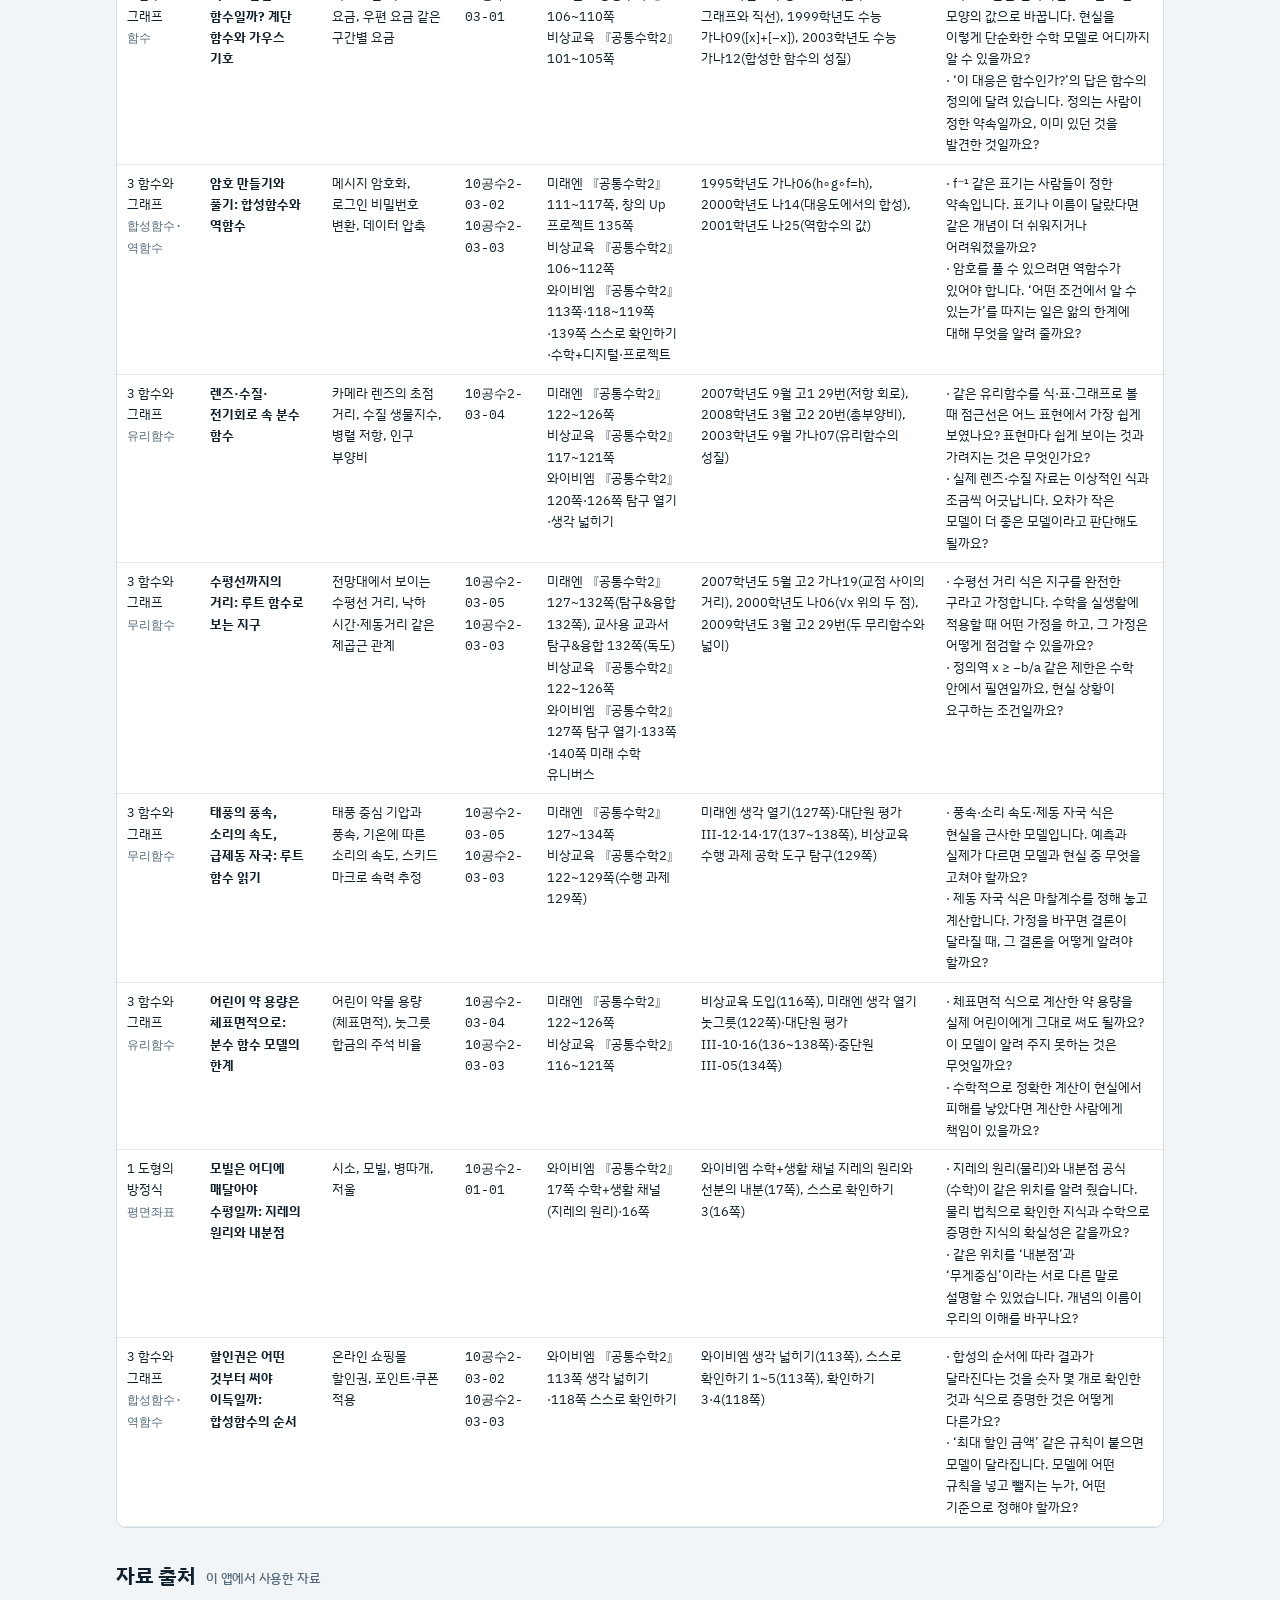
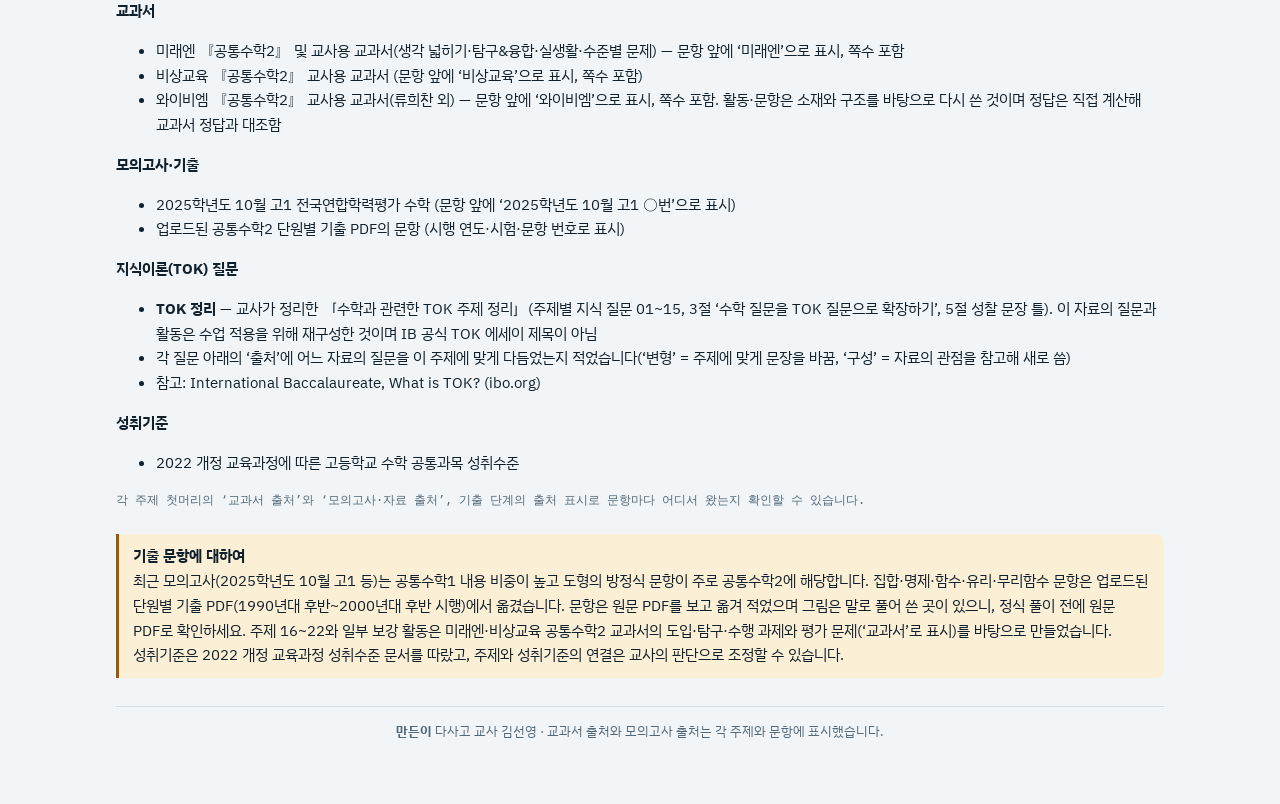
<file: math2-inquiry-note/index.html>
<!doctype html><html lang="ko"><head><meta charset="utf-8"><meta name="viewport" content="width=device-width,initial-scale=1,viewport-fit=cover"><style>*,*::before,*::after{box-sizing:border-box}html{-webkit-text-size-adjust:100%}body{margin:0}</style>
<title>공통수학2 탐구 노트</title>
<link rel="preconnect" href="https://fonts.googleapis.com">
<link rel="stylesheet" href="https://fonts.googleapis.com/css2?family=IBM+Plex+Sans+KR:wght@400;500;600;700&family=IBM+Plex+Mono:wght@400;500&display=swap">
<style>
/* 레이아웃: 모눈종이 위의 탐구 노트. 홈(단원 지도) → 주제 → 5단계 탐구 → 보고서 */
:root{
  --bg:#f1f5f7; --card:#ffffff; --ink:#10202c; --mute:#53697a; --line:#d2dce3; --line2:#e4ebf0;
  --accent:#0a6c8b; --accent-ink:#ffffff; --accent-soft:#dcf0f6;
  --hot:#cf420e; --ok:#1b7f4b; --ok-soft:#dff3e8; --warn:#9a5b00; --warn-soft:#fbefd5; --bad:#b3261e; --bad-soft:#fbe3e1;
  --u1:#0a6c8b; --u2:#2a7a50; --u3:#7a49b3;
  --cv:#fbfdfe; --cvgrid:#e1e9ee; --cvaxis:#7c93a3; --cvink:#1e3442;
  --f-body:'IBM Plex Sans KR','Apple SD Gothic Neo','Malgun Gothic',system-ui,sans-serif; --f-mono:'IBM Plex Mono',ui-monospace,Menlo,Consolas,monospace;
}
@media (prefers-color-scheme:dark){:root:not([data-theme="light"]){
  --bg:#0d171d; --card:#14222b; --ink:#e5eef3; --mute:#92a7b5; --line:#28414f; --line2:#1e3340;
  --accent:#4cc2e0; --accent-ink:#06222b; --accent-soft:#12343f;
  --hot:#ff8a5b; --ok:#5cd08f; --ok-soft:#14352480; --warn:#f0b45a; --warn-soft:#3a2f12; --bad:#ff8a82; --bad-soft:#3d1d1b;
  --u1:#4cc2e0; --u2:#62cf93; --u3:#b595ef;
  --cv:#101d25; --cvgrid:#1d313d; --cvaxis:#6f8a9b; --cvink:#d6e5ee; color-scheme:dark}}
:root[data-theme="dark"]{
  --bg:#0d171d; --card:#14222b; --ink:#e5eef3; --mute:#92a7b5; --line:#28414f; --line2:#1e3340;
  --accent:#4cc2e0; --accent-ink:#06222b; --accent-soft:#12343f;
  --hot:#ff8a5b; --ok:#5cd08f; --ok-soft:#14352480; --warn:#f0b45a; --warn-soft:#3a2f12; --bad:#ff8a82; --bad-soft:#3d1d1b;
  --u1:#4cc2e0; --u2:#62cf93; --u3:#b595ef;
  --cv:#101d25; --cvgrid:#1d313d; --cvaxis:#6f8a9b; --cvink:#d6e5ee; color-scheme:dark}
*{box-sizing:border-box}
html,body{margin:0}
body{background:var(--bg);color:var(--ink);word-break:keep-all;overflow-wrap:break-word;font:15px/1.65 var(--f-body);-webkit-text-size-adjust:100%}
.wrap{max-width:1080px;margin:0 auto;padding-inline:16px;padding-block:0 56px}
h1,h2,h3,h4{margin:0;line-height:1.3;text-wrap:balance;letter-spacing:-.01em}
p{margin:0 0 .7em}
a{color:var(--accent)}
button{font:inherit;color:inherit;cursor:pointer}
button:focus-visible,input:focus-visible,textarea:focus-visible,select:focus-visible,.card:focus-visible{outline:2px solid var(--accent);outline-offset:2px}
.mono{font-family:var(--f-mono);font-variant-numeric:tabular-nums}
/* top bar */
.top{position:sticky;top:env(safe-area-inset-top,0px);z-index:20;background:var(--bg);border-bottom:1px solid var(--line);margin-inline:-16px;padding:10px 16px;display:flex;gap:12px;align-items:center;flex-wrap:wrap}
.brand{font-weight:700;font-size:16px;border:0;background:none;padding:0;display:flex;gap:8px;align-items:center}
.brand i{display:inline-block;width:22px;height:22px;border:2px solid var(--accent);border-radius:50%;position:relative}
.brand i:after{content:"";position:absolute;left:50%;top:-4px;bottom:-4px;border-left:2px solid var(--accent);transform:translateX(-50%)}
.top .sp{flex:1}
.nm{display:flex;gap:6px;align-items:center;font-size:13px;color:var(--mute)}
.nm{white-space:nowrap;flex-wrap:nowrap}
.nm input[type=text]{width:9.5em;padding:5px 8px;border:1px solid var(--line);border-radius:6px;background:var(--card);color:var(--ink);font:inherit}
.ghost{border:1px solid var(--line);background:var(--card);border-radius:6px;padding:5px 10px;font-size:13px}
.ghost:hover{border-color:var(--accent)}
/* home */
.hero{padding-block:28px 10px;background-image:linear-gradient(var(--line2) 1px,transparent 1px),linear-gradient(90deg,var(--line2) 1px,transparent 1px);background-size:24px 24px;margin-inline:-16px;padding-inline:16px;border-bottom:1px solid var(--line)}
.hero h1{font-size:clamp(26px,5vw,38px);font-weight:700}
.hero p{max-width:62ch;color:var(--mute);margin-top:10px}
.flow{display:flex;gap:8px;flex-wrap:wrap;margin:16px 0 18px;padding:0;list-style:none}
.flow li{background:var(--card);border:1px solid var(--line);border-radius:999px;padding:4px 12px;font-size:13px}
.flow li b{color:var(--accent);margin-right:6px;font-family:var(--f-mono)}
.unit{margin-top:34px}
.unit>h2{font-size:21px;display:flex;gap:10px;align-items:baseline;flex-wrap:wrap}
.unit>h2 span{font-size:13px;font-weight:500;color:var(--mute)}
.sub{margin-top:18px}
.sub>h3{font-size:14px;color:var(--mute);font-weight:600;margin-bottom:8px;display:flex;gap:8px;flex-wrap:wrap;align-items:center}
.grid{display:grid;grid-template-columns:repeat(auto-fill,minmax(270px,1fr));gap:12px}
.card{background:var(--card);border:1px solid var(--line);border-radius:10px;padding:14px 16px;text-align:left;display:flex;flex-direction:column;gap:6px;min-width:0;position:relative}
.card:hover{border-color:var(--accent)}
.card h4{font-size:16px}
.card .tg{color:var(--mute);font-size:13px}
.by{margin:10px 0 0;font-size:13px;color:var(--mute);font-weight:600}
.foot{margin-top:28px;padding:14px 0 6px;border-top:1px solid var(--line);font-size:12.5px;color:var(--mute);text-align:center}
.card .meta{display:flex;gap:6px;flex-wrap:wrap;margin-top:auto;padding-top:6px}
.card .meta .chip{white-space:normal;overflow-wrap:anywhere;max-width:100%;border-radius:12px}
.chip{font-size:12px;padding:1px 8px;border-radius:999px;border:1px solid var(--line);color:var(--mute);background:var(--bg);white-space:nowrap}
.chip.u{color:var(--cu,var(--accent));border-color:currentColor;background:transparent}
.prog{height:4px;border-radius:2px;background:var(--line2);overflow:hidden;margin-top:6px}
.prog i{display:block;height:100%;background:var(--cu,var(--accent))}
.u1{--cu:var(--u1)}.u2{--cu:var(--u2)}.u3{--cu:var(--u3)}
.map{overflow-x:auto;border:1px solid var(--line);border-radius:10px;background:var(--card)}
.map table{border-collapse:collapse;width:100%;min-width:640px;font-size:13px}
.map th,.map td{padding:8px 10px;border-bottom:1px solid var(--line2);text-align:left;vertical-align:top}
.map th{color:var(--mute);font-weight:600;background:var(--bg)}
/* theme page */
.crumb{font-size:13px;color:var(--mute);padding-block:16px 6px;display:flex;gap:6px;flex-wrap:wrap}
.crumb button{border:0;background:none;padding:0;color:var(--accent);text-decoration:underline}
.th-h{padding-bottom:12px}
.th-h h1{font-size:clamp(23px,4.4vw,32px);font-weight:700}
.th-h .tg{color:var(--mute);margin-top:4px}
.facts{display:grid;grid-template-columns:repeat(auto-fit,minmax(260px,1fr));gap:10px;margin-top:12px}
.fact{border:1px solid var(--line);border-radius:8px;padding:10px 12px;background:var(--card);font-size:13px;min-width:0}
.fact b{display:block;font-size:12px;letter-spacing:.04em;color:var(--mute);margin-bottom:2px}
.fact ul{margin:0;padding-left:1.1em}
.steps{display:flex;gap:6px;flex-wrap:wrap;margin:14px 0;position:sticky;top:calc(env(safe-area-inset-top,0px) + 52px);z-index:10;background:var(--bg);padding-block:8px;border-bottom:1px solid var(--line)}
.stp{border:1px solid var(--line);background:var(--card);border-radius:8px;padding:6px 12px;font-size:14px;display:flex;gap:8px;align-items:center}
.stp .n{font-family:var(--f-mono);font-size:12px;color:var(--mute)}
.stp[aria-current="step"]{background:var(--accent);color:var(--accent-ink);border-color:var(--accent)}
.stp[aria-current="step"] .n{color:inherit}
.stp .d{width:8px;height:8px;border-radius:50%;background:var(--line)}
.stp .d.on{background:var(--ok)}
.stp .d.mid{background:var(--warn)}
.sec{background:var(--card);border:1px solid var(--line);border-radius:12px;padding:18px 18px 8px}
.sec>h2{font-size:20px;margin-bottom:4px}
.sec>.lead{color:var(--mute);margin-bottom:14px}
.blk{margin-block:14px;min-width:0}
.callout{border-left:3px solid var(--accent);background:var(--accent-soft);padding:10px 14px;border-radius:0 8px 8px 0}
.callout.warn{border-color:var(--warn);background:var(--warn-soft)}
.story{font-size:15.5px;max-width:68ch}
.fm{font-family:var(--f-mono);font-size:.93em;background:var(--bg);padding:0 .3em;border-radius:4px;overflow-wrap:anywhere}
label.ask{display:block;font-weight:600;margin-bottom:4px}
textarea,input[type=text],input[type=number],select{width:100%;border:1px solid var(--line);border-radius:8px;padding:8px 10px;background:var(--bg);color:var(--ink);font:inherit}
textarea{resize:vertical;min-height:4.4em}
.q{border:1px solid var(--line);border-radius:10px;padding:12px 14px;background:var(--bg)}
.q .qt{font-weight:500;margin-bottom:8px}
.q .row{display:flex;gap:8px;flex-wrap:wrap;align-items:center}
.q input[type=text]{width:9em}
.opts{display:flex;flex-direction:column;gap:6px}
.opt{display:flex;gap:8px;align-items:flex-start;border:1px solid var(--line);border-radius:8px;padding:6px 10px;background:var(--card);cursor:pointer}
.opt input{margin-top:5px}
.opt.sel{border-color:var(--accent)}
.opts.inline{flex-direction:row;flex-wrap:wrap}
.btn{border:1px solid var(--accent);background:var(--accent);color:var(--accent-ink);border-radius:8px;padding:6px 14px;font-weight:600}
.btn.sec2{background:transparent;color:var(--accent)}
.btn:disabled{opacity:.5;cursor:default}
.fb{margin-top:8px;padding:8px 12px;border-radius:8px;font-size:14px}
.fb.ok{background:var(--ok-soft);color:var(--ok)}
.fb.no{background:var(--bad-soft);color:var(--bad)}
.fb.info{background:var(--warn-soft);color:var(--warn)}
.fb .ex{color:var(--ink);margin-top:4px}
.exam{border:1px solid var(--line);border-radius:12px;padding:14px 16px;background:var(--bg)}
.exam .hd{display:flex;gap:8px;flex-wrap:wrap;align-items:center;margin-bottom:8px}
.exam .stem{max-width:70ch}
.exam .stem .cond{border:1px solid var(--line);border-radius:6px;padding:6px 10px;margin:6px 0;background:var(--card)}
.src{font-size:12px;font-family:var(--f-mono);color:var(--mute)}
.pt{background:var(--accent-soft);color:var(--accent);border-radius:4px;padding:0 6px;font-size:12px;font-weight:600}
.nav{display:flex;justify-content:space-between;gap:10px;margin-block:18px 0;flex-wrap:wrap}
/* lab */
.lab{border:1px solid var(--line);border-radius:12px;background:var(--card);overflow:hidden}
.lab .lh{padding:8px 14px;border-bottom:1px solid var(--line);background:var(--bg);font-weight:600;font-size:14px}
.lab .lb{display:grid;grid-template-columns:minmax(0,1.5fr) minmax(0,1fr);gap:0}
.lab .cvw{padding:10px;min-width:0}
.lab .pn{padding:12px 14px;border-left:1px solid var(--line);display:flex;flex-direction:column;gap:10px;min-width:0;font-size:14px}
@media (max-width:760px){.lab .lb{grid-template-columns:minmax(0,1fr)}.lab .pn{border-left:0;border-top:1px solid var(--line)}}
canvas.cv{width:100%;display:block;background:var(--cv);border:1px solid var(--line);border-radius:8px;touch-action:none;cursor:crosshair}
.sl{display:grid;grid-template-columns:5.2em minmax(0,1fr) 3.4em;gap:8px;align-items:center;font-size:13px}
.sl output{font-family:var(--f-mono);text-align:right}
.sl input{width:100%;accent-color:var(--accent)}
.ro{font-family:var(--f-mono);font-size:13px;background:var(--bg);border:1px solid var(--line2);border-radius:8px;padding:8px 10px;line-height:1.7}
.ro b{color:var(--accent)}
.ro .good{color:var(--ok)}.ro .bad{color:var(--bad)}
.seg{display:flex;gap:4px;flex-wrap:wrap}
.seg button{border:1px solid var(--line);background:var(--card);border-radius:999px;padding:3px 11px;font-size:13px}
.seg button[aria-pressed="true"]{background:var(--accent);color:var(--accent-ink);border-color:var(--accent)}
.tools{display:flex;gap:6px;flex-wrap:wrap}
.log{border:1px dashed var(--line);border-radius:10px;padding:10px 14px}
.log h4{font-size:14px;margin-bottom:6px}
.log ol{margin:0;padding-left:1.3em;font-size:13.5px}
.log li{margin-bottom:3px;font-family:var(--f-mono);font-size:12.5px}
.log li button{border:0;background:none;color:var(--bad);margin-left:6px}
.tt{border-collapse:collapse;font-size:13px;font-family:var(--f-mono)}
.tt th,.tt td{border:1px solid var(--line);padding:3px 8px;text-align:center}
.tt tr.hl td{background:var(--accent-soft)}
.rub label{display:flex;gap:8px;align-items:flex-start;margin-bottom:6px;cursor:pointer}
.rep{border:1px solid var(--line);border-radius:12px;padding:18px;background:var(--card)}
.rep h3{font-size:16px;margin:14px 0 6px;color:var(--accent)}
.rep dl{margin:0;display:grid;grid-template-columns:8em minmax(0,1fr);gap:4px 10px}
.rep dt{color:var(--mute)}.rep dd{margin:0;white-space:pre-wrap}
.toast{position:fixed;left:50%;bottom:calc(20px + env(safe-area-inset-bottom,0px));transform:translateX(-50%);background:var(--ink);color:var(--bg);padding:8px 16px;border-radius:8px;font-size:14px;z-index:50}
@media (prefers-reduced-motion:reduce){*{scroll-behavior:auto!important;transition:none!important}}
/* TOK 성찰 단계 (6단계, 2026-10 추가: 라이브 버전 1791873482-1b1c 위에서 병합) */
.tok-pick{display:flex;flex-direction:column;gap:8px}
.tok-pick .qs{display:block;margin-top:2px;font-size:12px;color:var(--mute);font-family:var(--f-mono)}
.tok-cand{display:flex;flex-direction:column;gap:4px;margin-top:8px}
.tok-cand button{text-align:left;border:1px dashed var(--line);background:var(--bg);border-radius:8px;padding:5px 10px;font-size:12.5px;font-family:var(--f-mono)}
.tok-cand button:hover{border-color:var(--accent)}
.tok-frame{display:flex;flex-direction:column;gap:10px}
.tok-frame label{display:block;font-weight:500;font-size:14px;margin-bottom:3px}
.tok-frame textarea{min-height:3.2em}
.tok-pre{border:1px solid var(--line);border-radius:10px;padding:12px 14px;background:var(--accent-soft);max-width:70ch}
.tok-chk{margin:6px 0 0;padding:0;list-style:none;font-size:13px;color:var(--mute)}
.fig{display:block;width:100%;max-width:480px;height:auto;margin:10px 0;font-family:inherit}
.fig text{fill:var(--ink);font-size:15px}
.fig .mu{fill:var(--mute);font-size:13.5px}
.fig .fg-ax{stroke:var(--mute);stroke-width:2;fill:none}
.fig .fg-gd{stroke:var(--mute);stroke-width:1.5;stroke-dasharray:5 4;fill:none}
.fig .fg-cur{stroke:var(--hot);stroke-width:3.5;fill:none;stroke-linecap:round}
.fig .fg-seg{stroke:var(--accent);stroke-width:3;fill:none}
.fig .fg-pt{fill:var(--accent)}
.fig .fg-hot{fill:var(--hot)}
.fig .fg-box{fill:var(--card);stroke:var(--line);stroke-width:1.5}
.fig .fg-arw{stroke:var(--ink);stroke-width:2;fill:none;stroke-linecap:round;stroke-linejoin:round}
details.hint{border:1px solid var(--line);border-radius:10px;background:var(--card);padding:8px 14px}
details.hint summary{cursor:pointer;font-weight:600}

.fig .fg-gr{stroke:var(--line);stroke-width:1;fill:none}
.fig .fg-fill{fill:var(--accent);fill-opacity:.13;stroke:var(--accent);stroke-width:2.5}
.fig .fg-fillh{fill:var(--hot);fill-opacity:.15;stroke:var(--hot);stroke-width:2.5}
.fig .fg-dash{stroke:var(--hot);stroke-width:2.2;stroke-dasharray:6 4;fill:none}
.fig .fg-dashm{stroke:var(--mute);stroke-width:1.8;stroke-dasharray:5 4;fill:none}
.fig .fg-thick{stroke:var(--hot);stroke-width:3.5;fill:none;stroke-linecap:round}
.fig .fg-ok{stroke:var(--ok);stroke-width:3;fill:none}
.fig .fg-okp{fill:var(--ok)}
.fig .fg-open{fill:var(--card);stroke:var(--accent);stroke-width:2.5}
.fig .fg-sq{stroke:var(--mute);stroke-width:1.5;fill:none}
.fig .b{font-weight:700}
.fig .ha{fill:var(--accent)}
.fig .hh{fill:var(--hot)}
.fig .hk{fill:var(--ok)}

@media(max-width:900px){.rb-grid{grid-template-columns:repeat(2,minmax(0,1fr))}}
@media(max-width:520px){.rb-grid{grid-template-columns:1fr}}
.sec button:disabled,.sec input:disabled{cursor:not-allowed}

</style>
<div id="app" class="wrap"></div>
<script>
'use strict';
const $=(s,r=document)=>r.querySelector(s), $$=(s,r=document)=>[...r.querySelectorAll(s)];
const esc=s=>String(s).replace(/[&<>"]/g,c=>({'&':'&amp;','<':'&lt;','>':'&gt;','"':'&quot;'}[c]));
const css=n=>getComputedStyle(document.documentElement).getPropertyValue(n).trim();
const fmt=(v,d=2)=>{if(!isFinite(v))return '∞';const r=Math.round(v*10**d)/10**d;return String(Object.is(r,-0)?0:r)};
const fx=v=>fmt(v,2);
function el(tag,cls,html){const e=document.createElement(tag);if(cls)e.className=cls;if(html!=null)e.innerHTML=html;return e}
/* 저장소: 이 브라우저에만 저장. 실패해도 동작 */
const store={mem:{},get(k){try{const v=localStorage.getItem(k);return v?JSON.parse(v):null}catch(e){return this.mem[k]||null}},set(k,v){try{localStorage.setItem(k,JSON.stringify(v))}catch(e){this.mem[k]=v}}};

/* 슬라이더 */
function slider(host,{label,min,max,step=1,val,on,id}){
  const w=el('label','sl');w.innerHTML=`<span>${label}</span><input type="range" min="${min}" max="${max}" step="${step}" value="${val}" ${id?`id="${id}"`:''}><output></output>`;
  const inp=$('input',w),out=$('output',w);
  const up=()=>{out.textContent=fmt(+inp.value,2)};up();
  inp.addEventListener('input',()=>{up();on&&on(+inp.value)});
  host.appendChild(w);
  return {get:()=>+inp.value,set:v=>{inp.value=v;up()},el:inp};
}
function seg(host,opts,val,on){
  const w=el('div','seg');const bs=opts.map(([k,t])=>{const b=el('button',null,t);b.type='button';b.setAttribute('aria-pressed',k===val);b.onclick=()=>{bs.forEach(x=>x[1].setAttribute('aria-pressed','false'));b.setAttribute('aria-pressed','true');on(k)};return [k,b]});
  bs.forEach(([,b])=>w.appendChild(b));host.appendChild(w);
  return {set(k){bs.forEach(([kk,b])=>b.setAttribute('aria-pressed',kk===k))}};
}
function mkLab(host,title,pnClass){
  const lab=el('div','lab');lab.innerHTML=`<div class="lh">${title}</div><div class="lb"><div class="cvw"></div><div class="pn"></div></div>`;
  host.appendChild(lab);return {cv:$('.cvw',lab),pn:$('.pn',lab),lab};
}

/* 좌표평면 캔버스: 눈금·끌 수 있는 점 */
class Plane{
  constructor(host,o){
    this.o=Object.assign({xmin:-6,xmax:6,ymin:-4.5,ymax:4.5,snap:.5,step:null,axisLabels:true},o);
    this.c=el('canvas','cv');host.appendChild(this.c);this.g=this.c.getContext('2d');
    this.pts=[];this.drag=null;this.drawFn=()=>{};this.onMove=()=>{};
    this.c.setAttribute('role','img');this.c.setAttribute('aria-label',o&&o.aria||'좌표평면. 점을 끌어서 움직일 수 있습니다');
    this.ro=new ResizeObserver(()=>this.resize());this.ro.observe(host);
    const pos=e=>{const r=this.c.getBoundingClientRect();return [(e.clientX-r.left)*this.W/r.width,(e.clientY-r.top)*this.H/r.height]};
    this.c.addEventListener('pointerdown',e=>{const [px,py]=pos(e);let best=null,bd=22;
      this.pts.forEach(p=>{if(p.fixed||p.hidden)return;const d=Math.hypot(this.X(p.x)-px,this.Y(p.y)-py);if(d<bd){bd=d;best=p}});
      if(best){this.drag=best;this.c.setPointerCapture(e.pointerId);e.preventDefault()}});
    this.c.addEventListener('pointermove',e=>{if(!this.drag)return;const [px,py]=pos(e);const sn=this.drag.snap||this.o.snap;
      let x=this.ix(px),y=this.iy(py);if(sn){x=Math.round(x/sn)*sn;y=Math.round(y/sn)*sn}
      x=Math.max(this.o.xmin,Math.min(this.o.xmax,x));y=Math.max(this.o.ymin,Math.min(this.o.ymax,y));
      if(this.drag.lock){[x,y]=this.drag.lock(x,y)}
      this.drag.x=+x.toFixed(4);this.drag.y=+y.toFixed(4);this.onMove(this.drag);this.render()});
    const end=()=>{this.drag=null};this.c.addEventListener('pointerup',end);this.c.addEventListener('pointercancel',end);
    new MutationObserver(()=>this.render()).observe(document.documentElement,{attributes:true,attributeFilter:['data-theme']});
    matchMedia('(prefers-color-scheme: dark)').addEventListener?.('change',()=>this.render());
    this.resize();
  }
  add(x,y,label,color,extra){const p=Object.assign({x,y,label,color:color||'--hot'},extra);this.pts.push(p);return p}
  resize(){const w=this.c.parentElement.clientWidth||320;if(!w)return;const o=this.o;const dpr=Math.min(2,window.devicePixelRatio||1);
    this.W=w;this.H=Math.round(w*(o.hr||(o.ymax-o.ymin)/(o.xmax-o.xmin)));this.c.width=this.W*dpr;this.c.height=this.H*dpr;this.c.style.height=this.H+'px';
    this.g.setTransform(dpr,0,0,dpr,0,0);this.render()}
  X(x){return (x-this.o.xmin)/(this.o.xmax-this.o.xmin)*this.W}
  Y(y){return this.H-(y-this.o.ymin)/(this.o.ymax-this.o.ymin)*this.H}
  ix(px){return this.o.xmin+px/this.W*(this.o.xmax-this.o.xmin)}
  iy(py){return this.o.ymin+(this.H-py)/this.H*(this.o.ymax-this.o.ymin)}
  render(){const g=this.g,o=this.o;if(!this.W||!this.c.isConnected)return;g.clearRect(0,0,this.W,this.H);
    const grid=css('--cvgrid'),axis=css('--cvaxis'),ink=css('--cvink');
    const rng=o.xmax-o.xmin;let st=o.step||(rng>40?10:rng>20?5:rng>10?2:1);
    if(o.grid===false){this.drawFn(g,this);return}
    g.lineWidth=1;g.strokeStyle=grid;g.beginPath();
    for(let x=Math.ceil(o.xmin/st)*st;x<=o.xmax;x+=st){g.moveTo(this.X(x),0);g.lineTo(this.X(x),this.H)}
    for(let y=Math.ceil(o.ymin/st)*st;y<=o.ymax;y+=st){g.moveTo(0,this.Y(y));g.lineTo(this.W,this.Y(y))}g.stroke();
    g.strokeStyle=axis;g.lineWidth=1.4;g.beginPath();
    if(o.ymin<=0&&o.ymax>=0){g.moveTo(0,this.Y(0));g.lineTo(this.W,this.Y(0))}
    if(o.xmin<=0&&o.xmax>=0){g.moveTo(this.X(0),0);g.lineTo(this.X(0),this.H)}g.stroke();
    if(o.axisLabels){g.fillStyle=axis;g.font='11px '+css('--f-mono');g.textAlign='center';g.textBaseline='top';
      const ay=Math.min(Math.max(this.Y(0),0),this.H-14);
      for(let x=Math.ceil(o.xmin/st)*st;x<=o.xmax;x+=st){if(Math.abs(x)<1e-9)continue;g.fillText(fmt(x,2),this.X(x),ay+3)}
      g.textAlign='right';g.textBaseline='middle';const ax=Math.min(Math.max(this.X(0),22),this.W);
      for(let y=Math.ceil(o.ymin/st)*st;y<=o.ymax;y+=st){if(Math.abs(y)<1e-9)continue;g.fillText(fmt(y,2),ax-4,this.Y(y))}
      g.textAlign='right';g.textBaseline='top';g.fillText('O',this.X(0)-4,this.Y(0)+2)}
    this.drawFn(g,this);
    this.pts.forEach(p=>{if(p.hidden)return;const c=css(p.color)||p.color;g.fillStyle=c;g.beginPath();g.arc(this.X(p.x),this.Y(p.y),p.fixed?4:6.5,0,7);g.fill();
      g.strokeStyle=css('--cv');g.lineWidth=2;g.stroke();
      if(p.label){g.fillStyle=ink;g.font='600 13px '+css('--f-body');g.textAlign='left';g.textBaseline='bottom';g.fillText(p.label,this.X(p.x)+9,this.Y(p.y)-6)}})}
  /* 그리기 도구 */
  line(a,b,c,col,w=2,dash){ // ax+by+c=0
    const g=this.g,o=this.o;g.strokeStyle=css(col)||col;g.lineWidth=w;g.setLineDash(dash||[]);g.beginPath();
    if(Math.abs(b)<1e-9){const x=-c/a;g.moveTo(this.X(x),0);g.lineTo(this.X(x),this.H)}
    else{g.moveTo(0,this.Y(-(a*o.xmin+c)/b));g.lineTo(this.W,this.Y(-(a*o.xmax+c)/b))}g.stroke();g.setLineDash([])}
  seg(p,q,col,w=2,dash){const g=this.g;g.strokeStyle=css(col)||col;g.lineWidth=w;g.setLineDash(dash||[]);g.beginPath();g.moveTo(this.X(p[0]),this.Y(p[1]));g.lineTo(this.X(q[0]),this.Y(q[1]));g.stroke();g.setLineDash([])}
  circle(cx,cy,r,col,w=2,fill,dash){const g=this.g;g.beginPath();g.ellipse(this.X(cx),this.Y(cy),r/(this.o.xmax-this.o.xmin)*this.W,r/(this.o.ymax-this.o.ymin)*this.H,0,0,7);
    if(fill){g.fillStyle=fill;g.fill()}g.strokeStyle=css(col)||col;g.lineWidth=w;g.setLineDash(dash||[]);g.stroke();g.setLineDash([])}
  dot(x,y,col,r=4){const g=this.g;g.fillStyle=css(col)||col;g.beginPath();g.arc(this.X(x),this.Y(y),r,0,7);g.fill()}
  text(x,y,t,col,al='left',font){const g=this.g;g.fillStyle=css(col)||col||css('--cvink');g.font=font||'12px '+css('--f-mono');g.textAlign=al;g.textBaseline='middle';g.fillText(t,this.X(x),this.Y(y))}
  curve(f,col,w=2,x0,x1,dash){const g=this.g,o=this.o;x0=x0??o.xmin;x1=x1??o.xmax;g.strokeStyle=css(col)||col;g.lineWidth=w;g.setLineDash(dash||[]);g.beginPath();let on=false,py=null;
    const N=Math.ceil(this.W*1.5);for(let i=0;i<=N;i++){const x=x0+(x1-x0)*i/N,y=f(x);
      if(!isFinite(y)||y>o.ymax*4||y<o.ymin*4||(py!==null&&Math.abs(y-py)>(o.ymax-o.ymin)*1.5)){on=false;py=null;continue}
      py=y;const px=this.X(x),pq=this.Y(y);if(!on){g.moveTo(px,pq);on=true}else g.lineTo(px,pq)}g.stroke();g.setLineDash([])}
}
const dist=(p,q)=>Math.hypot(p[0]-q[0],p[1]-q[1]);
/* 기록 장치: 실험 관찰을 노트에 저장 */
function logger(host,ctx,getText){
  const b=el('button','btn sec2','관찰 기록에 추가');b.type='button';
  b.onclick=()=>{const t=getText();if(!t)return;ctx.addLog(t);b.textContent='추가했어요 ✓';setTimeout(()=>b.textContent='관찰 기록에 추가',1200)};
  host.appendChild(b);return b;
}
const rgba=(v,a)=>{let h=css(v)||v;if(h[0]!=='#')return h;if(h.length===4)h='#'+[...h.slice(1)].map(c=>c+c).join('');const n=parseInt(h.slice(1,7),16);return `rgba(${n>>16},${n>>8&255},${n&255},${a})`};
const LABS={};

/* ── 1. 입지 실험실 (평면좌표) ── */
LABS.facility=(host,cfg,ctx)=>{
  const {cv,pn}=mkLab(host,cfg.title||'입지 실험실');
  const P=new Plane(cv,{xmin:-2,xmax:16,ymin:-2,ymax:11.5,snap:.5,aria:'공장 네 곳과 정화시설 P'});
  const F=cfg.pts.map((p,i)=>P.add(p[0],p[1],'ABCDEF'[i],'--accent'));
  const S=P.add(cfg.p0[0],cfg.p0[1],'P','--hot',{snap:.1});
  let obj='sum',showOpt=false,heat=false,diag=false;
  const pts=()=>F.map(p=>[p.x,p.y]);
  const fn={sum:q=>pts().reduce((s,p)=>s+dist(p,q),0),sq:q=>pts().reduce((s,p)=>s+dist(p,q)**2,0),max:q=>Math.max(...pts().map(p=>dist(p,q)))};
  const name={sum:'거리의 합',sq:'거리 제곱의 합',max:'가장 먼 곳까지의 거리'};
  function opt(){const f=fn[obj];let bx=0,by=0,bv=1e18,x0=-2,x1=16,y0=-2,y1=11.5,st=.25;
    for(let it=0;it<5;it++){for(let x=x0;x<=x1;x+=st)for(let y=y0;y<=y1;y+=st){const v=f([x,y]);if(v<bv){bv=v;bx=x;by=y}}x0=bx-2*st;x1=bx+2*st;y0=by-2*st;y1=by+2*st;st/=5}
    return [bx,by,bv]}
  seg(pn,[['sum','거리의 합'],['sq','제곱의 합'],['max','최대 거리']],obj,k=>{obj=k;P.render();upd()});
  const tools=el('div','tools');pn.appendChild(tools);
  const mb=(t,f)=>{const b=el('button','ghost',t);b.type='button';b.onclick=()=>{f(b)};tools.appendChild(b);return b};
  mb('값 지도 켜기/끄기',()=>{heat=!heat;P.render()});
  mb('최적 위치 보기',b=>{showOpt=!showOpt;b.textContent=showOpt?'최적 위치 숨기기':'최적 위치 보기';P.render();upd()});
  mb('대각선 힌트',()=>{diag=!diag;P.render()});
  const ro=el('div','ro');pn.appendChild(ro);
  const hint=el('div',null,'<small style="color:var(--mute)">점 A~D(공장)와 P(시설)를 끌어 보세요. 1칸 = 10 m. 어두운 칸일수록 값이 큽니다.</small>');pn.appendChild(hint);
  logger(pn,ctx,()=>{const o=opt();return `[입지] 기준=${name[obj]}, P=(${fx(S.x)}, ${fx(S.y)}), 값=${fx(fn[obj]([S.x,S.y]))}, 컴퓨터 최적=(${fx(o[0])}, ${fx(o[1])}) 값=${fx(o[2])}`});
  P.drawFn=(g,p)=>{
    if(heat){const f=fn[obj],cs=12,cols=[],o=p.o;let mn=1e18,mx=-1e18;
      for(let px=0;px<p.W;px+=cs)for(let py=0;py<p.H;py+=cs){const v=f([p.ix(px+cs/2),p.iy(py+cs/2)]);cols.push([px,py,v]);mn=Math.min(mn,v);mx=Math.max(mx,v)}
      const cap=mn+(mx-mn)*.6;cols.forEach(([px,py,v])=>{const t=Math.min(1,(v-mn)/(cap-mn||1));g.fillStyle=rgba('--accent',.08+.5*t);g.fillRect(px,py,cs,cs)})}
    const q=pts();g.strokeStyle=rgba('--cvaxis',.9);g.lineWidth=1.5;g.setLineDash([5,4]);g.beginPath();q.forEach((a,i)=>{const b=q[(i+1)%q.length];g.moveTo(p.X(a[0]),p.Y(a[1]));g.lineTo(p.X(b[0]),p.Y(b[1]))});g.stroke();g.setLineDash([]);
    if(diag&&q.length===4){p.seg(q[0],q[2],'--ok',1.5,[3,3]);p.seg(q[1],q[3],'--ok',1.5,[3,3])}
    q.forEach(a=>p.seg([S.x,S.y],a,'--hot',1.8));
    if(obj==='max'){p.circle(S.x,S.y,fn.max([S.x,S.y]),'--hot',1.5,null,[6,4])}
    if(showOpt){const o=opt();p.dot(o[0],o[1],'--ok',7);p.text(o[0]+.3,o[1]+.6,'최적','--ok','left','600 13px '+css('--f-body'))}};
  function upd(){const v=fn[obj]([S.x,S.y]);const o=opt();
    let h=`P = (${fx(S.x)}, ${fx(S.y)})<br>${name[obj]} = <b>${fx(v)}</b>`;
    if(showOpt)h+=`<br>최솟값 ${fx(o[2])} at (${fx(o[0])}, ${fx(o[1])})<br>차이 <span class="${v-o[2]<.05?'good':'bad'}">${fx(v-o[2])}</span>`;
    ro.innerHTML=h}
  P.onMove=upd;upd();
};

/* ── 2. 점과 직선 사이의 거리 ── */
LABS.ptline=(host,cfg,ctx)=>{
  const {cv,pn}=mkLab(host,cfg.title||'거리 실험실');
  const P=new Plane(cv,{xmin:-8,xmax:8,ymin:-6,ymax:6,snap:.5,aria:'직선과 두 점'});
  let mode='free',band=false;
  const P1=P.add(cfg.p1[0],cfg.p1[1],'P₁','--hot'),P2=P.add(cfg.p2[0],cfg.p2[1],'P₂','--accent');
  const A=slider(pn,{label:'a',min:-6,max:6,step:1,val:cfg.line[0],on:()=>{P.render();upd()}});
  const B=slider(pn,{label:'b',min:-6,max:6,step:1,val:cfg.line[1],on:()=>{P.render();upd()}});
  const C=slider(pn,{label:'c',min:-12,max:12,step:1,val:cfg.line[2],on:()=>{P.render();upd()}});
  const K=slider(pn,{label:'k',min:-6,max:6,step:.1,val:-1.5,on:()=>{P.render();upd()}});
  K.el.parentElement.hidden=true;
  seg(pn,[['free','직선 ax+by+c=0'],['fam','직선 (k+1)x+(k+2)y+3=0']],mode,k=>{mode=k;K.el.parentElement.hidden=k!=='fam';[A,B,C].forEach(s=>s.el.parentElement.hidden=k==='fam');
    if(k==='fam'){P1.x=0;P1.y=0;P1.fixed=true;P1.label='O'}else{P1.fixed=false;P1.label='P₁';P1.x=cfg.p1[0];P1.y=cfg.p1[1]}P.render();upd()});
  const tb=el('div','tools');pn.appendChild(tb);
  const bb=el('button','ghost','d₂ 안쪽 띠 보기');bb.type='button';bb.onclick=()=>{band=!band;P.render()};tb.appendChild(bb);
  const ro=el('div','ro');pn.appendChild(ro);
  const co=()=>mode==='fam'?[K.get()+1,K.get()+2,3]:[A.get(),B.get(),C.get()];
  const d=(p,[a,b,c])=>Math.abs(a*p.x+b*p.y+c)/Math.hypot(a,b);
  logger(pn,ctx,()=>{const l=co();if(!l[0]&&!l[1])return '';return mode==='fam'?`[거리] k=${fx(K.get())} 일 때 원점과 직선의 거리 ${fx(d(P1,l))} (정점 (3,−3)까지 거리 ${fx(Math.hypot(3,3))})`:`[거리] 직선 ${l[0]}x+${l[1]}y+${l[2]}=0, d₁=${fx(d(P1,l))}, d₂=${fx(d(P2,l))}`});
  P.drawFn=(g,p)=>{const l=co();if(!l[0]&&!l[1])return;const [a,b,c]=l,n=Math.hypot(a,b);p.line(a,b,c,'--cvink',2.2);
    if(mode==='fam'){p.dot(3,-3,'--ok',6);p.text(3.3,-3.5,'정점 (3, −3)','--ok','left')}
    [P1,P2].forEach((q,i)=>{if(mode==='fam'&&i)return;const t=(a*q.x+b*q.y+c)/(n*n),f=[q.x-a*t,q.y-b*t];p.seg([q.x,q.y],f,i?'--accent':'--hot',1.8,[5,4]);p.dot(f[0],f[1],i?'--accent':'--hot',3.5);
      p.text((q.x+f[0])/2+.25,(q.y+f[1])/2+.25,'d'+(i?'₂':'₁')+'='+fx(d(q,l)),i?'--accent':'--hot')});
    if(band&&mode!=='fam'){const D=d(P2,l)*n;p.line(a,b,c+D,'--accent',1.3,[6,4]);p.line(a,b,c-D,'--accent',1.3,[6,4])}};
  function upd(){const l=co();if(!l[0]&&!l[1]){ro.innerHTML='a, b가 모두 0이면 직선이 아니에요.';return}
    const [a,b,c]=l,n=Math.hypot(a,b);
    if(mode==='fam'){ro.innerHTML=`직선: (${fx(a)})x + (${fx(b)})y + 3 = 0<br>d(O) = 3 / √((k+1)²+(k+2)²) = <b>${fx(d(P1,l))}</b><br>정점까지 거리 = 3√2 ≈ ${fx(Math.hypot(3,3))}`;return}
    const d1=d(P1,l),d2=d(P2,l);
    ro.innerHTML=`직선: ${a}x + ${b}y + ${c} = 0<br>√(a²+b²) = ${fx(n)}<br>d₁ = |${a}·${fx(P1.x)}+${b}·${fx(P1.y)}+${c}| / ${fx(n)} = <b>${fx(d1)}</b><br>d₂ = |${a}·${fx(P2.x)}+${b}·${fx(P2.y)}+${c}| / ${fx(n)} = <b>${fx(d2)}</b><br>${Math.abs(d1-d2)<1e-9?'d₁ = d₂':d1<d2?'<span class="good">d₁ < d₂</span>':'<span class="bad">d₁ > d₂</span>'}`}
  P.onMove=upd;upd();
};

/* ── 3. 시장 균형: 두 직선의 교점 ── */
LABS.market=(host,cfg,ctx)=>{
  const {cv,pn}=mkLab(host,cfg.title||'시장 균형 실험실');
  const P=new Plane(cv,{xmin:-1,xmax:13,ymin:-1,ymax:9.5,snap:1,step:1,aria:'수요 직선과 공급 직선'});
  const s={};const upd=()=>{P.render();rd()};
  s.a=slider(pn,{label:'a (수요 절편)',min:0,max:12,step:1,val:10,on:upd});
  s.b=slider(pn,{label:'b (수요 기울기)',min:.5,max:4,step:.5,val:1,on:upd});
  s.c=slider(pn,{label:'c (공급 절편)',min:0,max:8,step:1,val:2,on:upd});
  s.d=slider(pn,{label:'d (공급 기울기)',min:.5,max:4,step:.5,val:2,on:upd});
  s.p=slider(pn,{label:'가격 상한 P₀',min:0,max:12,step:.5,val:0,on:upd});
  const ro=el('div','ro');pn.appendChild(ro);
  const eq=()=>{const a=s.a.get(),b=s.b.get(),c=s.c.get(),d=s.d.get();return {a,b,c,d,P:(a+c)/(b+d),Q:(a*d-b*c)/(b+d)}};
  logger(pn,ctx,()=>{const e=eq();return `[시장] Q₁=${e.a}−${e.b}P, Q₂=−${e.c}+${e.d}P → 교점 (${fx(e.P)}, ${fx(e.Q)}), ad−bc=${fx(e.a*e.d-e.b*e.c)}`+(s.p.get()?`, 상한 ${s.p.get()}에서 수요−공급=${fx((e.a-e.b*s.p.get())-(-e.c+e.d*s.p.get()))}`:'')});
  P.drawFn=(g,p)=>{const e=eq();p.seg([0,e.a],[e.a/e.b,0],'--hot',2.4);p.seg([0,-e.c],[12.5,-e.c+e.d*12.5],'--accent',2.4);
    p.text(.2,e.a+.45,'Q₁ = a − bP (수요)','--hot');p.text(11.5,Math.min(9,-e.c+e.d*11.5)+.4,'Q₂ = −c + dP (공급)','--accent','right');
    if(e.P>0&&e.Q>0){p.dot(e.P,e.Q,'--ok',7);p.seg([e.P,0],[e.P,e.Q],'--ok',1.2,[4,4]);p.seg([0,e.Q],[e.P,e.Q],'--ok',1.2,[4,4]);p.text(e.P+.3,e.Q+.5,'균형 A','--ok')}
    const P0=s.p.get();if(P0>0){const q1=e.a-e.b*P0,q2=-e.c+e.d*P0;p.seg([P0,-1],[P0,9.5],'--warn',1.5,[6,4]);p.seg([P0,q1],[P0,q2],'--warn',5);p.text(P0+.3,(q1+q2)/2,q1>q2?'초과수요':'초과공급','--warn')}};
  function rd(){const e=eq(),pos=e.P>0&&e.Q>0;ro.innerHTML=`ad − bc = ${e.a}·${e.d} − ${e.b}·${e.c} = <b>${fx(e.a*e.d-e.b*e.c)}</b><br>균형가격 P* = (a+c)/(b+d) = ${fx(e.P)}<br>균형수량 Q* = (ad−bc)/(b+d) = ${fx(e.Q)}<br>${pos?'<span class="good">교점이 제1사분면: 균형이 결정됨</span>':'<span class="bad">제1사분면에 교점 없음: 균형 불가</span>'}`;
    const P0=s.p.get();if(P0>0){const q1=e.a-e.b*P0,q2=-e.c+e.d*P0;ro.innerHTML+=`<br>P₀=${P0}: 수요 ${fx(q1)}, 공급 ${fx(q2)}`}}
  rd();
};

/* ── 4. 원과 직선의 위치 관계 ── */
LABS.circline=(host,cfg,ctx)=>{
  const {cv,pn}=mkLab(host,cfg.title||'위치 관계 실험실');
  const P=new Plane(cv,{xmin:-8,xmax:12,ymin:-7.5,ymax:7.5,snap:.5,aria:'원과 직선'});
  const O=P.add(cfg.c[0],cfg.c[1],cfg.cl||'중심','--accent');
  const upd=()=>{P.render();rd()};
  const R=slider(pn,{label:'반지름 r',min:1,max:9,step:.5,val:cfg.r,on:upd});
  const A=slider(pn,{label:'a',min:-6,max:6,step:1,val:cfg.line[0],on:upd});
  const B=slider(pn,{label:'b',min:-6,max:6,step:1,val:cfg.line[1],on:upd});
  const C=slider(pn,{label:'c',min:-16,max:16,step:1,val:cfg.line[2],on:upd});
  const ro=el('div','ro');pn.appendChild(ro);
  const calc=()=>{const a=A.get(),b=B.get(),c=C.get(),r=R.get();if(!a&&!b)return null;const n=Math.hypot(a,b),sd=(a*O.x+b*O.y+c)/n,d=Math.abs(sd);
    const f=[O.x-a*(a*O.x+b*O.y+c)/(n*n),O.y-b*(a*O.x+b*O.y+c)/(n*n)];const eps=1e-9;const rel=Math.abs(d-r)<eps?0:d<r?1:-1;
    let pts=[];if(rel===0)pts=[f];if(rel===1){const h=Math.sqrt(r*r-d*d),u=[-b/n,a/n];pts=[[f[0]+h*u[0],f[1]+h*u[1]],[f[0]-h*u[0],f[1]-h*u[1]]]}
    return {a,b,c,r,n,d,f,rel,pts}};
  logger(pn,ctx,()=>{const k=calc();if(!k)return '';return `[원과 직선] 원 중심 (${fx(O.x)}, ${fx(O.y)}), r=${k.r}; 직선 ${k.a}x+${k.b}y+${k.c}=0; d=${fx(k.d)} → ${['접한다','두 점에서 만난다','만나지 않는다'][k.rel===0?0:k.rel===1?1:2]}`});
  P.drawFn=(g,p)=>{const k=calc();p.circle(O.x,O.y,R.get(),'--accent',2.4,rgba('--accent',.08));if(!k)return;
    p.line(k.a,k.b,k.c,k.rel===0?'--ok':'--cvink',2.4);p.seg([O.x,O.y],k.f,'--hot',1.8,[5,4]);p.dot(k.f[0],k.f[1],'--hot',3.5);
    p.text((O.x+k.f[0])/2+.3,(O.y+k.f[1])/2+.3,'d='+fx(k.d),'--hot');k.pts.forEach(q=>{p.dot(q[0],q[1],'--ok',6)})};
  function rd(){const k=calc();if(!k){ro.innerHTML='a, b가 모두 0이면 직선이 아니에요.';return}
    const word=k.rel===0?'<span class="good">접한다 (d = r)</span>':k.rel===1?'<b>두 점에서 만난다 (d < r)</b>':'<span class="bad">만나지 않는다 (d > r)</span>';
    const m2=k.b?1+(k.a/k.b)**2:1,D4=m2*(k.r*k.r-k.d*k.d);
    ro.innerHTML=`d = |${k.a}·${fx(O.x)}+${k.b}·${fx(O.y)}+${k.c}| / ${fx(k.n)} = <b>${fx(k.d)}</b><br>r = ${k.r}<br>${word}<br>판별식 D/4 = ${fx(D4)} ${Math.abs(D4)<1e-7?'(= 0)':D4>0?'(> 0)':'(< 0)'}`+(k.pts.length?`<br>교점: ${k.pts.map(q=>`(${fx(q[0])}, ${fx(q[1])})`).join(', ')}`:'')}
  P.onMove=upd;rd();
};

/* ── 5. GPS 삼변측량: 세 원과 근축 ── */
LABS.gps=(host,cfg,ctx)=>{
  const {cv,pn}=mkLab(host,cfg.title||'삼변측량 실험실');
  const P=new Plane(cv,{xmin:-12,xmax:12,ymin:-9,ymax:9,snap:.5,step:2,aria:'위성 세 개와 내 위치'});
  const T=cfg.t.map((p,i)=>P.add(p[0],p[1],'위성'+(i+1),'--accent'));
  const U=P.add(cfg.u[0],cfg.u[1],'내 위치','--hot');
  const upd=()=>{P.render();rd()};
  const N=slider(pn,{label:'신호 오차',min:0,max:2,step:.1,val:0,on:upd});
  const ro=el('div','ro');pn.appendChild(ro);
  const mult=[1,-1,.5];
  const rad=i=>Math.max(.2,dist([T[i].x,T[i].y],[U.x,U.y])+mult[i]*N.get());
  const radical=(i,j)=>{const x1=T[i].x,y1=T[i].y,x2=T[j].x,y2=T[j].y,r1=rad(i),r2=rad(j);return [2*(x2-x1),2*(y2-y1),-(r1*r1-r2*r2+x2*x2+y2*y2-x1*x1-y1*y1)]};
  const center=()=>{const [a1,b1,c1]=radical(0,1),[a2,b2,c2]=radical(0,2);const det=a1*b2-a2*b1;if(Math.abs(det)<1e-9)return null;return [(b1*c2-b2*c1)/det,(c1*a2-c2*a1)/det]};
  logger(pn,ctx,()=>{const c=center();return c?`[GPS] 오차 ${fx(N.get())}: 실제 (${fx(U.x)}, ${fx(U.y)}), 근축 교점 추정 (${fx(c[0])}, ${fx(c[1])}), 어긋남 ${fx(dist(c,[U.x,U.y]))}`:''});
  P.drawFn=(g,p)=>{T.forEach((t,i)=>p.circle(t.x,t.y,rad(i),i?'--cvaxis':'--accent',1.8,null,i?[6,4]:null));
    const l=radical(0,1);if(Math.abs(l[0])+Math.abs(l[1])>1e-9)p.line(l[0],l[1],l[2],'--hot',1.8,[3,3]);
    const l2=radical(0,2);if(Math.abs(l2[0])+Math.abs(l2[1])>1e-9)p.line(l2[0],l2[1],l2[2],'--warn',1.4,[3,3]);
    const c=center();if(c)p.dot(c[0],c[1],'--ok',6)};
  function rd(){const c=center(),l=radical(0,1);
    ro.innerHTML=`r₁=${fx(rad(0))}, r₂=${fx(rad(1))}, r₃=${fx(rad(2))}<br>공통현(근축) 1·2: <b>${fx(l[0])}x + ${fx(l[1])}y + ${fx(l[2])} = 0</b>`+(c?`<br>세 근축의 교점: <b>(${fx(c[0])}, ${fx(c[1])})</b><br>실제 위치와 어긋남: <span class="${dist(c,[U.x,U.y])<.05?'good':'bad'}">${fx(dist(c,[U.x,U.y]))}</span>`:'<br>위성이 한 직선 위에 있어 교점이 없어요')}
  P.onMove=upd;rd();
};

/* ── 6. 최단 경로: 대칭이동 + 평행이동 ── */
LABS.reflect=(host,cfg,ctx)=>{
  const {cv,pn}=mkLab(host,cfg.title||'최단 경로 실험실');
  const P=new Plane(cv,{xmin:-8,xmax:8,ymin:-5.5,ymax:7.5,snap:.5,aria:'최단 경로'});
  let mode=cfg.mode||'mirror',unfold=false;
  const A=P.add(-3,2,'A','--accent'),B=P.add(2,6,'B','--hot'),Q0=P.add(2,1,'P','--accent');
  const sw=seg(pn,[['mirror','강둑 따라 이동'],['bridge','다리 놓기'],['perim','둘레 최소']],mode,k=>{mode=k;setup()});
  const sl=el('div');sl.style.cssText='display:flex;flex-direction:column;gap:8px';pn.appendChild(sl);
  const tb=el('div','tools');pn.appendChild(tb);
  const ub=el('button','ghost','접어 펼치기 보기');ub.type='button';ub.onclick=()=>{unfold=!unfold;P.render()};tb.appendChild(ub);
  const ro=el('div','ro');pn.appendChild(ro);
  let L,Sx,Wd,Qs,Rs;
  function setup(){sl.innerHTML='';
    if(mode==='mirror'){A.hidden=false;B.hidden=false;Q0.hidden=true;A.x=-3;A.y=2;B.x=2;B.y=6;A.lock=(x,y)=>[x,Math.max(.5,y)];B.lock=(x,y)=>[x,Math.max(.5,y)];
      L=slider(sl,{label:'막대 길이',min:0,max:4,step:.5,val:1,on:upd});Sx=slider(sl,{label:'Q의 x좌표',min:-8,max:8,step:.1,val:0,on:upd})}
    else if(mode==='bridge'){A.hidden=false;B.hidden=false;Q0.hidden=true;A.x=-4;A.y=4;B.x=4;B.y=-4;A.lock=(x,y)=>[x,Math.max(1.5,y)];B.lock=(x,y)=>[x,Math.min(-1.5,y)];
      Wd=slider(sl,{label:'강 폭',min:.5,max:3,step:.5,val:2,on:upd});Sx=slider(sl,{label:'다리 위치',min:-8,max:8,step:.1,val:0,on:upd})}
    else{A.hidden=true;B.hidden=true;Q0.hidden=false;Q0.x=2;Q0.y=1;Q0.lock=null;Qs=slider(sl,{label:'Q (y=x) 위치',min:0,max:6,step:.1,val:1,on:upd});Rs=slider(sl,{label:'R (x축) 위치',min:0,max:6,step:.1,val:3,on:upd})}
    upd()}
  const ctxv=()=>{
    if(mode==='mirror'){const l=L.get(),q=Sx.get(),a=[A.x,A.y],b=[B.x,B.y],a1=[A.x,-A.y],a2=[A.x+l,-A.y];
      const tot=dist(a,[q-l,0])+dist([q,0],b);
      const t=(0-a2[1])/(b[1]-a2[1]),qx=a2[0]+t*(b[0]-a2[0]);return {tot,best:dist(a2,b),qx,a1,a2,a,b,l,q}}
    if(mode==='bridge'){const w=Wd.get(),s=Sx.get(),a=[A.x,A.y],b=[B.x,B.y],h=w/2;const tot=dist(a,[s,h])+w+dist([s,-h],b);
      const a2=[A.x,A.y-w],t=(-h-b[1])/(a2[1]-b[1]),sx=b[0]+t*(a2[0]-b[0]);return {tot,best:dist(a2,b)+w,qx:sx,a2,a,b,w,s,h}}
    const p=[Q0.x,Q0.y],q=Qs.get(),r=Rs.get(),pq=[q,q],pr=[r,0];const tot=dist(p,pq)+dist(pq,pr)+dist(pr,p);
    const p1=[p[1],p[0]],p2=[p[0],-p[1]];
    // 최적: 직선 p1-p2 와 y=x, x축의 교점
    let bq=null,br=null;{const dx=p2[0]-p1[0],dy=p2[1]-p1[1];
      // 점 p1에서 p2로 가는 선분과 y=x 의 교점, x축의 교점
      const tx=(0-p1[1])/dy;br=[p1[0]+tx*dx,0];const ty=(p1[0]-p1[1])/(dy-dx);bq=[p1[0]+ty*dx,p1[1]+ty*dy]}
    return {tot,best:dist(p1,p2),p,p1,p2,bq,br,q,r}};
  logger(pn,ctx,()=>{const c=ctxv();return `[최단경로:${{mirror:'강둑',bridge:'다리',perim:'둘레'}[mode]}] 현재 길이=${fx(c.tot)}, 접어 구한 최솟값=${fx(c.best)}`+(mode==='perim'?'':`, 최적 위치 x=${fx(c.qx)}`)});
  P.drawFn=(g,p)=>{const c=ctxv();
    if(mode==='mirror'){p.seg([-8,0],[8,0],'--cvink',2.5);const l=c.l,q=c.q;p.seg(c.a,[q-l,0],'--hot',2.2);p.seg([q-l,0],[q,0],'--warn',5);p.seg([q,0],c.b,'--hot',2.2);p.dot(q-l,0,'--hot',4);p.dot(q,0,'--hot',4);
      if(unfold){p.dot(c.a1[0],c.a1[1],'--cvaxis',5);p.text(c.a1[0]+.3,c.a1[1]-.5,"A'",'--cvaxis');p.dot(c.a2[0],c.a2[1],'--cvaxis',5);p.text(c.a2[0]+.3,c.a2[1]-.5,"A''",'--cvaxis');p.seg(c.a1,c.a2,'--cvaxis',1.2,[3,3]);p.seg(c.a2,c.b,'--ok',2,[6,4]);p.dot(c.qx,0,'--ok',6)}}
    else if(mode==='bridge'){const h=c.h;g.fillStyle=rgba('--accent',.14);g.fillRect(0,p.Y(h),p.W,p.Y(-h)-p.Y(h));p.seg([-8,h],[8,h],'--accent',1.5);p.seg([-8,-h],[8,-h],'--accent',1.5);
      p.seg(c.a,[c.s,h],'--hot',2.2);p.seg([c.s,h],[c.s,-h],'--warn',5);p.seg([c.s,-h],c.b,'--hot',2.2);
      if(unfold){p.dot(c.a2[0],c.a2[1],'--cvaxis',5);p.text(c.a2[0]+.3,c.a2[1]-.5,"A''",'--cvaxis');p.seg(c.a,c.a2,'--cvaxis',1.2,[3,3]);p.seg(c.a2,c.b,'--ok',2,[6,4]);p.dot(c.qx,-h,'--ok',6)}}
    else{p.line(1,-1,0,'--cvink',2);p.line(0,1,0,'--cvink',2);p.text(6.5,6.6,'y = x','--cvaxis','right');const pq=[c.q,c.q],pr=[c.r,0];p.seg(c.p,pq,'--hot',2.2);p.seg(pq,pr,'--hot',2.2);p.seg(pr,c.p,'--hot',2.2);p.dot(pq[0],pq[1],'--hot',4);p.dot(pr[0],pr[1],'--hot',4);
      if(unfold){p.dot(c.p1[0],c.p1[1],'--cvaxis',5);p.text(c.p1[0]+.3,c.p1[1]+.4,"P'",'--cvaxis');p.dot(c.p2[0],c.p2[1],'--cvaxis',5);p.text(c.p2[0]+.3,c.p2[1]-.5,"P''",'--cvaxis');p.seg(c.p1,c.p2,'--ok',2,[6,4]);p.dot(c.bq[0],c.bq[1],'--ok',6);p.dot(c.br[0],c.br[1],'--ok',6)}}};
  function upd(){const c=ctxv();P.render();
    let h=`지금 길이 = <b>${fx(c.tot)}</b><br>접어 펼쳐 구한 최솟값 = ${unfold?'<b>'+fx(c.best)+'</b>':'(버튼으로 확인)'}`;
    if(unfold&&mode!=='perim')h+=`<br>최적 위치 x = ${fx(c.qx)}`;
    if(unfold&&mode==='perim')h+=`<br>Q=(${fx(c.bq[0])}, ${fx(c.bq[1])}), R=(${fx(c.br[0])}, 0)`;
    h+=`<br>차이 <span class="${c.tot-c.best<.02?'good':'bad'}">${fx(c.tot-c.best)}</span>`;ro.innerHTML=h}
  P.onMove=upd;ub.addEventListener('click',upd);setup();
};

/* ── 7. 이동 명령과 합성 ── */
LABS.translate=(host,cfg,ctx)=>{
  const {cv,pn}=mkLab(host,cfg.title||'이동 실험실');
  const P=new Plane(cv,{xmin:-8,xmax:8,ymin:-6,ymax:6,snap:1,step:1,aria:'도형의 이동'});
  const shape=[[1,1],[3,1],[3,1.6],[1.6,1.6],[1.6,2.4],[2.6,2.4],[2.6,3],[1.6,3],[1.6,4],[1,4]];
  const ops=[];const I={a:1,b:0,c:0,d:1,e:0,f:0};
  const M={X:[1,0,0,-1],Y:[-1,0,0,1],O:[-1,0,0,-1],D:[0,1,1,0]};
  const label={X:'x축 대칭',Y:'y축 대칭',O:'원점 대칭',D:'y=x 대칭'};
  const apply=(list)=>{let m={...I};list.forEach(o=>{if(o.t==='T'){m.e+=o.dx*o.n;m.f+=o.dy*o.n}else{const k=o.n%2?M[o.t]:[1,0,0,1];const [p,q,r,s]=k;m={a:p*m.a+q*m.c,b:p*m.b+q*m.d,c:r*m.a+s*m.c,d:r*m.b+s*m.d,e:p*m.e+q*m.f,f:r*m.e+s*m.f}}});return m};
  const tf=(m,p)=>[m.a*p[0]+m.b*p[1]+m.e,m.c*p[0]+m.d*p[1]+m.f];
  const lin=(a,b,e)=>{let t='';const add=(k,v)=>{if(!k)return;t+=(t&&k>0?'+':'')+(k===1?'':k===-1?'−':String(k).replace('-','−'))+v};add(a,'x');add(b,'y');if(e||!t)t+=(t&&e>0?'+':'')+String(e).replace('-','−');return t||'0'};
  const formula=m=>`(x, y) → (${lin(m.a,m.b,m.e)}, ${lin(m.c,m.d,m.f)})`;
  const row=el('div');row.style.cssText='display:grid;grid-template-columns:1fr 1fr auto;gap:6px;align-items:end';pn.appendChild(row);
  row.innerHTML=`<label style="font-size:12px">x방향<input type="number" id="${ctx.id}-dx" value="3" step="1" style="padding:4px 6px"></label><label style="font-size:12px">y방향<input type="number" id="${ctx.id}-dy" value="-2" step="1" style="padding:4px 6px"></label><label style="font-size:12px">횟수<input type="number" id="${ctx.id}-n" value="1" min="1" max="10" style="padding:4px 6px;width:4em"></label>`;
  const bt=el('div','tools');pn.appendChild(bt);
  const add=(t,txt,fn)=>{const b=el('button','ghost',txt);b.type='button';b.onclick=fn;bt.appendChild(b)};
  add('T','＋ 평행이동 추가',()=>{const dx=+$('#'+ctx.id+'-dx').value||0,dy=+$('#'+ctx.id+'-dy').value||0,n=Math.max(1,Math.min(10,+$('#'+ctx.id+'-n').value||1));ops.push({t:'T',dx,dy,n});upd()});
  ['X','Y','O','D'].forEach(k=>add(k,'＋ '+label[k],()=>{ops.push({t:k,n:1});upd()}));
  add('c','동전 놀이 불러오기',()=>{ops.length=0;ops.push({t:'T',dx:1,dy:-1,n:6},{t:'T',dx:-1,dy:2,n:4});upd()});
  add('r','모두 지우기',()=>{ops.length=0;upd()});
  const chips=el('div','tools');pn.appendChild(chips);
  const ro=el('div','ro');pn.appendChild(ro);
  logger(pn,ctx,()=>{if(!ops.length)return '';const m=apply(ops),r=apply([...ops].reverse());const same=['a','b','c','d','e','f'].every(k=>m[k]===r[k]);return `[이동] ${ops.map(o=>o.t==='T'?`평행이동(${o.dx},${o.dy})×${o.n}`:label[o.t]).join(' → ')} : ${formula(m)} / 순서를 뒤집으면 ${same?'같다':'다르다('+formula(r)+')'}`});
  P.drawFn=(g,p)=>{const poly=(pts,col,fill,dash,w=2.2)=>{g.beginPath();pts.forEach((q,i)=>i?g.lineTo(p.X(q[0]),p.Y(q[1])):g.moveTo(p.X(q[0]),p.Y(q[1])));g.closePath();if(fill){g.fillStyle=fill;g.fill()}g.strokeStyle=css(col);g.lineWidth=w;g.setLineDash(dash||[]);g.stroke();g.setLineDash([])};
    poly(shape,'--cvaxis',null,[4,4],1.4);
    if(ops.length){const m=apply(ops),r=apply([...ops].reverse());const same=['a','b','c','d','e','f'].every(k=>m[k]===r[k]);
      if(!same)poly(shape.map(q=>tf(r,q)),'--hot',null,[6,4],2);poly(shape.map(q=>tf(m,q)),'--accent',rgba('--accent',.2))}};
  function upd(){chips.innerHTML='';ops.forEach((o,i)=>{const b=el('button','chip',(o.t==='T'?`평행이동(${o.dx}, ${o.dy})${o.n>1?'×'+o.n:''}`:label[o.t])+' ✕');b.type='button';b.onclick=()=>{ops.splice(i,1);upd()};chips.appendChild(b)});
    if(!ops.length){ro.innerHTML='명령을 추가해 보세요. 점선 도형이 처음 모양입니다.';P.render();return}
    const m=apply(ops),r=apply([...ops].reverse()),same=['a','b','c','d','e','f'].every(k=>m[k]===r[k]);
    ro.innerHTML=`순서대로: <b>${formula(m)}</b><br>거꾸로: ${formula(r)}<br>${same?'<span class="good">순서를 바꿔도 결과가 같다</span>':'<span class="bad">순서를 바꾸면 결과가 달라진다 (주황 점선)</span>'}`;P.render()}
  upd();
};

/* ── 8. 벤 다이어그램: 개수 / 영역 ── */
LABS.venn=(host,cfg,ctx)=>{
  const {cv,pn}=mkLab(host,cfg.title||'집합 실험실');
  const P=new Plane(cv,{xmin:-8,xmax:8,ymin:-6,ymax:6,grid:false,snap:0,aria:'벤 다이어그램'});
  let mode='cnt';
  const sg=seg(pn,[['cnt','두 집합 개수'],['reg','영역 칠하기']],mode,k=>{mode=k;ctl.hidden=k!=='cnt';rg.hidden=k!=='reg';P.render();rd()});
  const ctl=el('div');ctl.style.cssText='display:flex;flex-direction:column;gap:8px';pn.appendChild(ctl);
  const rg=el('div');rg.style.cssText='display:flex;flex-direction:column;gap:8px';rg.hidden=true;pn.appendChild(rg);
  const up=()=>{P.render();rd()};
  const U=slider(ctl,{label:'n(U)',min:10,max:60,step:1,val:30,on:up}),A=slider(ctl,{label:'n(A)',min:0,max:40,step:1,val:18,on:up}),B=slider(ctl,{label:'n(B)',min:0,max:40,step:1,val:14,on:up}),AB=slider(ctl,{label:'n(A∩B)',min:0,max:40,step:1,val:6,on:up});
  const EX=[['A∩B',(a,b,c)=>a&&b],['A∪B',(a,b,c)=>a||b],['A−B',(a,b,c)=>a&&!b],['Aᶜ',(a,b,c)=>!a],['(A∪B)ᶜ',(a,b,c)=>!(a||b)],['Aᶜ∩Bᶜ',(a,b,c)=>!a&&!b],['(A∩B)ᶜ',(a,b,c)=>!(a&&b)],['Aᶜ∪Bᶜ',(a,b,c)=>!a||!b],['A∩(B∪C)',(a,b,c)=>a&&(b||c)],['(A∩B)∪(A∩C)',(a,b,c)=>(a&&b)||(a&&c)],['A∪(B∩C)',(a,b,c)=>a||(b&&c)],['(A∪B)∩(A∪C)',(a,b,c)=>(a||b)&&(a||c)],['A−(B∪C)',(a,b,c)=>a&&!(b||c)],['(A−B)∩(A−C)',(a,b,c)=>(a&&!b)&&(a&&!c)]];
  const mkSel=(id,def)=>{const s=el('select');s.id=ctx.id+'-'+id;s.innerHTML=EX.map((e,i)=>`<option value="${i}">${e[0]}</option>`).join('');s.value=def;s.onchange=up;rg.appendChild(s);return s};
  const s1=mkSel('e1',4),s2=mkSel('e2',5);
  const ro=el('div','ro');pn.appendChild(ro);
  const cir=[[-2,.8,3],[2,.8,3],[0,-1.8,3]];
  const inC=(i,x,y)=>Math.hypot(x-cir[i][0],y-cir[i][1])<=cir[i][2];
  logger(pn,ctx,()=>mode==='cnt'?`[집합] n(U)=${U.get()}, n(A)=${A.get()}, n(B)=${B.get()}, n(A∩B)=${AB.get()} → n(A∪B)=${A.get()+B.get()-AB.get()}, 어느 쪽도 아님 ${U.get()-(A.get()+B.get()-AB.get())}`:`[집합] ${EX[s1.value][0]} 와(과) ${EX[s2.value][0]} : ${same()?'같은 영역':'다른 영역'}`);
  const same=()=>{for(let m=0;m<8;m++){const a=!!(m&1),b=!!(m&2),c=!!(m&4);if(!!EX[s1.value][1](a,b,c)!==!!EX[s2.value][1](a,b,c))return false}return true};
  P.drawFn=(g,p)=>{g.strokeStyle=css('--cvaxis');g.lineWidth=1.5;g.strokeRect(p.X(-7.5),p.Y(5.5),p.X(7.5)-p.X(-7.5),p.Y(-5.5)-p.Y(5.5));p.text(-7.2,5.0,'U','--cvaxis');
    if(mode==='cnt'){const n=A.get()+B.get()-AB.get();const ok=AB.get()<=Math.min(A.get(),B.get())&&n<=U.get();
      const c2=[[-1.6,.2,3.3],[1.6,.2,3.3]];c2.forEach((c,i)=>p.circle(c[0],c[1],c[2],i?'--hot':'--accent',2.4,rgba(i?'--hot':'--accent',.1)));
      p.text(-3.6,.2,String(A.get()-AB.get()),'--cvink','center','600 18px '+css('--f-mono'));p.text(0,.2,String(AB.get()),'--cvink','center','600 18px '+css('--f-mono'));p.text(3.6,.2,String(B.get()-AB.get()),'--cvink','center','600 18px '+css('--f-mono'));
      p.text(-4.4,4,'A','--accent','center','600 15px '+css('--f-body'));p.text(4.4,4,'B','--hot','center','600 15px '+css('--f-body'));p.text(5.6,-4.5,'밖 '+(U.get()-n),'--cvaxis','center');
      if(!ok){g.fillStyle=rgba('--bad',.9);g.font='600 14px '+css('--f-body');g.textAlign='center';g.fillText('불가능한 조합이에요',p.W/2,p.H-12)}}
    else{const e=EX[s1.value][1];const cs=5;
      for(let px=p.X(-7.5);px<p.X(7.5);px+=cs)for(let py=p.Y(5.5);py<p.Y(-5.5);py+=cs){const x=p.ix(px+cs/2),y=p.iy(py+cs/2);if(e(inC(0,x,y),inC(1,x,y),inC(2,x,y))){g.fillStyle=rgba('--accent',.45);g.fillRect(px,py,cs,cs)}}
      cir.forEach((c,i)=>{p.circle(c[0],c[1],c[2],'--cvink',1.8);p.text(c[0]+(i===0?-3.2:i===1?3.2:0),c[1]+(i===2?-3.5:3.4),'ABC'[i],'--cvink','center','600 15px '+css('--f-body'))})}};
  function rd(){if(mode==='cnt'){const a=A.get(),b=B.get(),ab=AB.get(),u=U.get(),n=a+b-ab,lo=Math.max(0,a+b-u),hi=Math.min(a,b);
      ro.innerHTML=`n(A∪B) = ${a} + ${b} − ${ab} = <b>${n}</b><br>A에만 ${a-ab}, B에만 ${b-ab}, 둘 다 ${ab}, 둘 다 아님 ${u-n}<br>n(A∩B)가 가질 수 있는 범위: <b>${lo} ≤ n(A∩B) ≤ ${hi}</b><br>${ab<lo||ab>hi||n>u?'<span class="bad">현재 값은 불가능</span>':'<span class="good">가능한 조합</span>'}`}
    else{const t=[];for(let m=0;m<8;m++){const a=!!(m&1),b=!!(m&2),c=!!(m&4);t.push(`<tr><td>${+a}</td><td>${+b}</td><td>${+c}</td><td>${+!!EX[s1.value][1](a,b,c)}</td><td>${+!!EX[s2.value][1](a,b,c)}</td></tr>`)}
      ro.innerHTML=`칠한 영역: <b>${EX[s1.value][0]}</b> (위 목록)<br>두 식 ${same()?'<span class="good">은(는) 같은 영역</span>':'<span class="bad">은(는) 다른 영역</span>'}<br><table class="tt"><tr><th>A</th><th>B</th><th>C</th><th>식1</th><th>식2</th></tr>${t.join('')}</table>`}}
  rd();
};

/* ── 9. 스위치 회로 ── */
LABS.circuit=(host,cfg,ctx)=>{
  const {cv,pn}=mkLab(host,cfg.title||'스위치 회로 실험실');
  const S=[['A·B  (직렬)',{op:'and',k:['A','B']}],['A+B  (병렬)',{op:'or',k:['A','B']}],['(A·B)+C',{op:'or',k:[{op:'and',k:['A','B']},'C']}],['A·(B+C)',{op:'and',k:['A',{op:'or',k:['B','C']}]}],['(A·B)+(A·C)',{op:'or',k:[{op:'and',k:['A','B']},{op:'and',k:['A','C']}]}]];
  let si=cfg.start||0;const st={A:true,B:false,C:false};
  const sel=el('select');sel.id=ctx.id+'-circ';sel.innerHTML=S.map((s,i)=>`<option value="${i}">${s[0]}</option>`).join('');sel.value=si;pn.appendChild(sel);sel.onchange=()=>{si=+sel.value;draw()};
  const ro=el('div','ro');pn.appendChild(ro);
  const hd=el('div');hd.style.cssText='font-size:13px;color:var(--mute)';hd.textContent='그림의 스위치를 눌러 열고 닫아 보세요. 아래에서 조건 p가 전구 켜짐 q의 충분/필요조건인지 판정합니다.';pn.appendChild(hd);
  const P_=[['A가 닫힘',s=>s.A],['B가 닫힘',s=>s.B],['C가 닫힘',s=>s.C],['A, B가 모두 닫힘',s=>s.A&&s.B],['A 또는 B가 닫힘',s=>s.A||s.B],['A, B, C가 모두 닫힘',s=>s.A&&s.B&&s.C]];
  const ps=el('select');ps.id=ctx.id+'-pcond';ps.innerHTML=P_.map((p,i)=>`<option value="${i}">p: ${p[0]}</option>`).join('');pn.appendChild(ps);ps.onchange=rd;
  const ev=(n,s)=>typeof n==='string'?s[n]:n.op==='and'?n.k.every(k=>ev(k,s)):n.k.some(k=>ev(k,s));
  const lay=n=>{if(typeof n==='string')return {w:64,h:40,cy:20,leaf:n};const ks=n.k.map(lay);
    if(n.op==='and'){const up=Math.max(...ks.map(k=>k.cy)),dn=Math.max(...ks.map(k=>k.h-k.cy));return {w:ks.reduce((s,k)=>s+k.w,0),h:up+dn,cy:up,n,ks}}
    let y=0;const pos=ks.map(k=>{const r=y;y+=k.h+10;return r});const w=Math.max(...ks.map(k=>k.w))+40;return {w,h:y-10,cy:(pos[0]+ks[0].cy+pos[ks.length-1]+ks[ks.length-1].cy)/2,n,ks,pos}};
  const rend=(L,x,y,s)=>{const on=ev(L.leaf||L.n,s);const col=on?'var(--ok)':'var(--cvaxis)';let o='';
    if(L.leaf){const k=L.leaf,cl=s[k],cy=y+L.cy;o+=`<g data-sw="${k}" style="cursor:pointer" tabindex="0" role="button" aria-label="스위치 ${k} ${cl?'닫힘':'열림'}"><rect x="${x}" y="${y}" width="${L.w}" height="${L.h}" fill="transparent"/><line x1="${x}" y1="${cy}" x2="${x+14}" y2="${cy}" stroke="${col}" stroke-width="3"/><line x1="${x+L.w-14}" y1="${cy}" x2="${x+L.w}" y2="${cy}" stroke="${col}" stroke-width="3"/><circle cx="${x+14}" cy="${cy}" r="3.5" fill="${col}"/><circle cx="${x+L.w-14}" cy="${cy}" r="3.5" fill="${col}"/><line x1="${x+14}" y1="${cy}" x2="${cl?x+L.w-14:x+L.w-20}" y2="${cl?cy:cy-16}" stroke="${cl?'var(--ok)':'var(--hot)'}" stroke-width="3" stroke-linecap="round"/><text x="${x+L.w/2}" y="${cy+17}" text-anchor="middle" font-size="13" font-weight="600" fill="var(--cvink)">${k}</text></g>`;return o}
    if(L.n.op==='and'){let cx=x;L.ks.forEach(k=>{o+=rend(k,cx,y+L.cy-k.cy,s);cx+=k.w})}
    else{L.ks.forEach((k,i)=>{const ky=y+L.pos[i];o+=`<line x1="${x}" y1="${ky+k.cy}" x2="${x+20}" y2="${ky+k.cy}" stroke="${ev(k.leaf||k.n,s)?'var(--ok)':'var(--cvaxis)'}" stroke-width="3"/><line x1="${x+L.w-20}" y1="${ky+k.cy}" x2="${x+L.w}" y2="${ky+k.cy}" stroke="${ev(k.leaf||k.n,s)?'var(--ok)':'var(--cvaxis)'}" stroke-width="3"/>`;o+=rend(k,x+20+(L.w-40-k.w)/2,ky,s)});
      o+=`<line x1="${x}" y1="${y+L.pos[0]+L.ks[0].cy}" x2="${x}" y2="${y+L.pos[L.ks.length-1]+L.ks[L.ks.length-1].cy}" stroke="${col}" stroke-width="3"/><line x1="${x+L.w}" y1="${y+L.pos[0]+L.ks[0].cy}" x2="${x+L.w}" y2="${y+L.pos[L.ks.length-1]+L.ks[L.ks.length-1].cy}" stroke="${col}" stroke-width="3"/>`}return o};
  function draw(){const L=lay(S[si][1]),on=ev(S[si][1],st),w=L.w+170,h=Math.max(L.h,90)+40,y0=(h-L.h)/2,cy=y0+L.cy;
    cv.innerHTML=`<svg viewBox="0 0 ${w} ${h}" width="100%" style="display:block;background:var(--cv);border:1px solid var(--line);border-radius:8px;max-height:340px" role="img" aria-label="스위치 회로"><line x1="30" y1="${cy}" x2="70" y2="${cy}" stroke="${on?'var(--ok)':'var(--cvaxis)'}" stroke-width="3"/><g stroke="var(--cvink)" stroke-width="3"><line x1="20" y1="${cy-14}" x2="20" y2="${cy+14}"/><line x1="30" y1="${cy-7}" x2="30" y2="${cy+7}"/></g><g>${rend(L,70,y0,st)}</g><line x1="${70+L.w}" y1="${cy}" x2="${w-50}" y2="${cy}" stroke="${on?'var(--ok)':'var(--cvaxis)'}" stroke-width="3"/><circle cx="${w-30}" cy="${cy}" r="20" fill="${on?'#ffd24a':'var(--cv)'}" stroke="var(--cvink)" stroke-width="2.5"/><path d="M${w-40} ${cy-10}l20 20M${w-20} ${cy-10}l-20 20" stroke="var(--cvink)" stroke-width="2"/></svg>`;
    $$('[data-sw]',cv).forEach(g=>{const f=()=>{st[g.dataset.sw]=!st[g.dataset.sw];draw();rd()};g.onclick=f;g.onkeydown=e=>{if(e.key==='Enter'||e.key===' '){e.preventDefault();f()}}});rd()}
  const keyOf=s=>`${+s.A}${+s.B}${+s.C}`;
  function rd(){const f=S[si][1],pf=P_[ps.value][1],rows=[];let pq=true,qp=true;const Pset=[],Qset=[];
    for(let m=0;m<8;m++){const s={A:!!(m&4),B:!!(m&2),C:!!(m&1)};const q=ev(f,s),p=!!pf(s);if(p)Pset.push(keyOf(s));if(q)Qset.push(keyOf(s));if(p&&!q)pq=false;if(q&&!p)qp=false;rows.push(`<tr class="${keyOf(s)===keyOf(st)?'hl':''}"><td>${+s.A}</td><td>${+s.B}</td><td>${+s.C}</td><td>${+p}</td><td>${+q}</td></tr>`)}
    const kind=pq&&qp?'필요충분조건':pq?'충분조건':qp?'필요조건':'충분조건도 필요조건도 아님';
    ro.innerHTML=`<table class="tt"><tr><th>A</th><th>B</th><th>C</th><th>p</th><th>q 켜짐</th></tr>${rows.join('')}</table>진리집합 P = {${Pset.join(', ')||'∅'}}<br>진리집합 Q = {${Qset.join(', ')||'∅'}}<br>p ⇒ q : ${pq?'<span class="good">참</span>':'<span class="bad">거짓</span>'}, q ⇒ p : ${qp?'<span class="good">참</span>':'<span class="bad">거짓</span>'}<br>p는 q이기 위한 <b>${kind}</b><br><small>자리 표기: ABC가 1이면 닫힘</small>`}
  logger(pn,ctx,()=>{const f=S[si][1],pf=P_[ps.value][1];let pq=true,qp=true;for(let m=0;m<8;m++){const s={A:!!(m&4),B:!!(m&2),C:!!(m&1)};const q=ev(f,s),p=!!pf(s);if(p&&!q)pq=false;if(q&&!p)qp=false}return `[회로] 회로 ${S[si][0]}, p: ${P_[ps.value][0]} → p는 q(전구 켜짐)이기 위한 ${pq&&qp?'필요충분조건':pq?'충분조건':qp?'필요조건':'어느 쪽도 아님'}`});
  draw();
};

/* ── 10. 명제·조건 판정기 ── */
LABS.logic=(host,cfg,ctx)=>{
  const {cv,pn}=mkLab(host,cfg.title||'명제 판정기');
  const a=slider(pn,{label:'상수 a',min:-4,max:4,step:.5,val:1,on:()=>rd()});
  const D=[['x² > 0',x=>x*x>0],['x > 0',x=>x>0],['x > 1',x=>x>1],['x² > x',x=>x*x>x],['x ≥ a',x=>x>=a.get()],['|x| < a',x=>Math.abs(x)<a.get()],['x² ≤ 4',x=>x*x<=4],['−1 ≤ x ≤ 2',x=>x>=-1&&x<=2],['x²+x−2 ≤ 0',x=>x*x+x-2<=0],['x < 3',x=>x<3],['x² < 9',x=>x*x<9],['(x−2)(x−a) ≤ 0',x=>(x-2)*(x-a.get())<=0]];
  const mk=(id,def,lbl)=>{const w=el('label');w.style.cssText='font-size:13px;display:block';w.innerHTML=lbl;const s=el('select');s.id=ctx.id+'-'+id;s.innerHTML=D.map((d,i)=>`<option value="${i}">${d[0]}</option>`).join('');s.value=def;s.onchange=rd;w.appendChild(s);pn.appendChild(w);return s};
  const sp=mk('p',3,'조건 p'),sq=mk('q',2,'조건 q');
  const ro=el('div','ro');pn.appendChild(ro);
  const cvs=el('canvas','cv');cv.appendChild(cvs);cvs.style.cursor='default';const g=cvs.getContext('2d');
  const X0=-8,X1=8,STEP=.01;
  const ev=f=>{const out=[];for(let x=X0;x<=X1+1e-9;x+=STEP)out.push(f(+x.toFixed(3)));return out};
  const test=(P,Q)=>{for(let i=0;i<P.length;i++)if(P[i]&&!Q[i])return +(X0+i*STEP).toFixed(2);return null};
  function rd(){const fp=D[sp.value][1],fq=D[sq.value][1],P=ev(fp),Q=ev(fq),nP=P.map(v=>!v),nQ=Q.map(v=>!v);
    const rows=[['원래 명제 p ⇒ q',test(P,Q)],['역 q ⇒ p',test(Q,P)],['이 ~p ⇒ ~q',test(nP,nQ)],['대우 ~q ⇒ ~p',test(nQ,nP)]];
    ro.innerHTML=`<table class="tt" style="width:100%"><tr><th style="text-align:left">명제</th><th>참/거짓</th><th>반례</th></tr>${rows.map(r=>`<tr><td style="text-align:left">${r[0]}</td><td>${r[1]===null?'<span class="good">참</span>':'<span class="bad">거짓</span>'}</td><td>${r[1]===null?'—':'x = '+fx(r[1])}</td></tr>`).join('')}</table>`+
      `<br>p ⇒ q ${rows[0][1]===null?'참':'거짓'} 이면 대우도 ${rows[3][1]===null?'참':'거짓'} → <b>${(rows[0][1]===null)===(rows[3][1]===null)?'원래 명제와 대우의 참·거짓이 같다':'?'}</b>`;
    const dpr=Math.min(2,devicePixelRatio||1),w=cv.clientWidth||320,h=150;cvs.width=w*dpr;cvs.height=h*dpr;cvs.style.height=h+'px';g.setTransform(dpr,0,0,dpr,0,0);g.clearRect(0,0,w,h);
    const X=x=>(x-X0)/(X1-X0)*w,ink=css('--cvink'),axis=css('--cvaxis');g.font='11px '+css('--f-mono');g.textAlign='center';g.fillStyle=axis;g.strokeStyle=axis;
    [[30,'p',P,'--hot'],[80,'q',Q,'--accent']].forEach(([y,nm,S,col])=>{g.strokeStyle=axis;g.lineWidth=1;g.beginPath();g.moveTo(0,y);g.lineTo(w,y);g.stroke();
      g.strokeStyle=css(col);g.lineWidth=7;g.beginPath();let on=false;S.forEach((v,i)=>{const x=X(X0+i*STEP);if(v&&!on){g.moveTo(x,y);on=true}else if(!v&&on){g.lineTo(x,y);on=false}});if(on)g.lineTo(w,y);g.stroke();
      g.fillStyle=css(col);g.font='600 13px '+css('--f-body');g.textAlign='left';g.fillText('진리집합 '+nm.toUpperCase(),6,y-12)});
    g.font='11px '+css('--f-mono');g.fillStyle=axis;g.textAlign='center';for(let x=-8;x<=8;x+=2){g.fillText(String(x),X(x),122);g.beginPath();g.moveTo(X(x),112);g.lineTo(X(x),116);g.strokeStyle=axis;g.lineWidth=1;g.stroke()}
    const ctr=rows[0][1];if(ctr!==null){g.fillStyle=css('--bad');g.beginPath();g.arc(X(ctr),30,6,0,7);g.fill();g.fillText('반례',X(ctr),50)}}
  new ResizeObserver(rd).observe(cv);
  logger(pn,ctx,()=>{const fp=D[sp.value][1],fq=D[sq.value][1],P=ev(fp),Q=ev(fq),c1=test(P,Q),c2=test(Q,P);return `[명제] p: ${D[sp.value][0]}, q: ${D[sq.value][0]} (a=${a.get()}) → p⇒q ${c1===null?'참':'거짓(반례 x='+fx(c1)+')'}, q⇒p ${c2===null?'참':'거짓(반례 x='+fx(c2)+')'}`});
  rd();
};

/* ── 11. 산술·기하평균 최적 설계 ── */
LABS.amgm=(host,cfg,ctx)=>{
  const {cv,pn}=mkLab(host,cfg.title||'최적 설계 실험실');
  const P=new Plane(cv,{xmin:0,xmax:14,ymin:0,ymax:300,hr:.62,snap:0,step:2,axisLabels:true,aria:'비용 그래프'});
  const up=()=>{P.render();rd()};
  const p=slider(pn,{label:'가로 단가 p',min:1,max:20,step:1,val:cfg.p||10,on:up}),q=slider(pn,{label:'세로 단가 q',min:1,max:20,step:1,val:cfg.q||14,on:up}),S=slider(pn,{label:'넓이 S',min:5,max:80,step:1,val:cfg.S||35,on:up}),x=slider(pn,{label:'가로 x',min:.5,max:14,step:.1,val:3,on:up});
  const ro=el('div','ro');pn.appendChild(ro);
  const cost=X=>p.get()*X+q.get()*S.get()/X;
  const xs=()=>Math.sqrt(q.get()*S.get()/p.get()),mn=()=>2*Math.sqrt(p.get()*q.get()*S.get());
  logger(pn,ctx,()=>`[최적설계] 단가 ${p.get()}, ${q.get()}, 넓이 ${S.get()}: x=${fx(x.get())}일 때 비용 ${fx(cost(x.get()))}, 이론상 최솟값 ${fx(mn())} (x=${fx(xs())})`);
  P.drawFn=(g,pl)=>{pl.o.ymax=Math.max(60,Math.ceil(mn()*2.4/20)*20);const f=cost;
    pl.curve(X=>p.get()*X,'--cvaxis',1.2,.3,14,[4,4]);pl.curve(X=>q.get()*S.get()/X,'--cvaxis',1.2,.3,14,[4,4]);
    pl.curve(f,'--accent',2.8,.3,14);pl.seg([0,mn()],[14,mn()],'--ok',1.4,[6,4]);pl.dot(xs(),mn(),'--ok',6);pl.text(xs()+.3,mn()+pl.o.ymax*.05,'최솟값 '+fx(mn()),'--ok');
    pl.dot(x.get(),f(x.get()),'--hot',6);pl.seg([x.get(),0],[x.get(),f(x.get())],'--hot',1.2,[3,3]);pl.text(13.8,pl.o.ymax*.93,'합 = px + qS/x','--accent','right');pl.text(13.8,pl.o.ymax*.82,'점선: px, qS/x','--cvaxis','right')};
  function rd(){const X=x.get(),y=S.get()/X;ro.innerHTML=`x = ${fx(X)}, y = S/x = ${fx(y)}<br>px = <b>${fx(p.get()*X)}</b>, qy = <b>${fx(q.get()*y)}</b><br>비용 px+qy = <b>${fx(cost(X))}</b><br>산술·기하평균 하한 2√(pqS) = ${fx(mn())}<br>등호 조건 px = qy → x = √(qS/p) = <b>${fx(xs())}</b><br>${cost(X)-mn()<.5?'<span class="good">최솟값 근처</span>':'최솟값보다 '+fx(cost(X)-mn())+' 더 든다'}`}
  P.o.ymax=Math.max(60,Math.ceil(mn()*2.4/20)*20);P.render();rd();
};

/* ── 12. 계단 함수: 택시 요금 ── */
LABS.step=(host,cfg,ctx)=>{
  const {cv,pn}=mkLab(host,cfg.title||'요금 함수 실험실');
  const P=new Plane(cv,{xmin:0,xmax:6,ymin:3000,ymax:9500,hr:.6,snap:0,step:1,axisLabels:false,aria:'택시 요금 그래프'});
  const up=()=>{P.render();rd()};
  const F0=slider(pn,{label:'기본요금',min:2000,max:6000,step:500,val:4000,on:up}),D0=slider(pn,{label:'기본 거리',min:.5,max:2,step:.5,val:1,on:up}),U=slider(pn,{label:'단위 거리',min:.25,max:1,step:.25,val:.5,on:up}),AD=slider(pn,{label:'추가요금',min:100,max:1000,step:100,val:500,on:up});
  const X=slider(pn,{label:'이동 거리',min:.1,max:6,step:.1,val:2.3,on:up}),H=slider(pn,{label:'수평선 y=',min:3500,max:9000,step:500,val:5500,on:up});
  const ro=el('div','ro');pn.appendChild(ro);
  const f=x=>x<=D0.get()?F0.get():F0.get()+AD.get()*Math.ceil((x-D0.get())/U.get()-1e-9);
  logger(pn,ctx,()=>`[요금함수] 기본 ${F0.get()}원(${D0.get()}km), ${U.get()}km마다 ${AD.get()}원: f(${fx(X.get())})=${f(X.get())}원`);
  P.drawFn=(g,p)=>{const d0=D0.get(),u=U.get();let a=0,k=0;while(a<6){const b=k===0?d0:d0+k*u,v=F0.get()+AD.get()*k;p.seg([a,v],[Math.min(b,6),v],'--accent',3);p.dot(a,v,'--cv',4.5);const gg=p.g;gg.strokeStyle=css('--accent');gg.lineWidth=2;gg.beginPath();gg.arc(p.X(a),p.Y(v),4.5,0,7);gg.stroke();if(b<=6)p.dot(b,v,'--accent',4.5);a=b;k++}
    [3000,5000,7000,9000].forEach(y=>p.text(.08,y,String(y),'--cvaxis'));[1,2,3,4,5].forEach(x=>p.text(x,3250,x+'km','--cvaxis','center'));
    p.seg([0,H.get()],[6,H.get()],'--warn',1.6,[6,4]);p.seg([X.get(),3000],[X.get(),f(X.get())],'--hot',1.4,[3,3]);p.dot(X.get(),f(X.get()),'--hot',6)};
  function rd(){const y=H.get(),count=[];const vals=[];for(let x=.01;x<=6;x+=.01)if(f(x)===y){count.push(x)}
    ro.innerHTML=`f(${fx(X.get())}) = <b>${f(X.get())}원</b><br>x = ${fx(X.get())}를 지나는 수직선과 그래프의 교점: <b>1개</b> (함수)<br>y = ${y}를 지나는 수평선과의 교점: <b>${count.length?'한 구간 전체 (무수히 많음)':'없음'}</b>${count.length?'<br><span class="bad">같은 요금이 여러 거리에 대응 → 일대일대응이 아님</span>':''}<br>치역: {${[0,1,2,3].map(k=>F0.get()+AD.get()*k).join(', ')}, …}`}
  rd();
};

/* ── 13. 암호: 일차 암호 (합성·역함수) ── */
LABS.cipher=(host,cfg,ctx)=>{
  const {cv,pn}=mkLab(host,cfg.title||'암호 실험실');
  const up=()=>rd();
  const a1=slider(pn,{label:'a (곱)',min:1,max:25,step:1,val:3,on:up}),b1=slider(pn,{label:'b (더함)',min:0,max:25,step:1,val:5,on:up});
  const a2=slider(pn,{label:'a₂ (2차 곱)',min:1,max:25,step:1,val:1,on:up}),b2=slider(pn,{label:'b₂ (2차 더함)',min:0,max:25,step:1,val:0,on:up});
  const t=el('input');t.type='text';t.id=ctx.id+'-txt';t.value='FUNCTION';t.setAttribute('aria-label','원문 영문 대문자');pn.insertBefore(t,pn.firstChild);t.oninput=up;
  cv.innerHTML='<div class="ro" id="'+ctx.id+'-cvro" style="overflow-x:auto"></div>';
  const out=$('.ro',cv);
  const A='ABCDEFGHIJKLMNOPQRSTUVWXYZ';const gcd=(a,b)=>b?gcd(b,a%b):a;
  const inv=a=>{for(let i=1;i<26;i++)if(a*i%26===1)return i;return null};
  const enc=(s,a,b)=>[...s.toUpperCase()].map(c=>{const i=A.indexOf(c);return i<0?c:A[(a*i+b)%26]}).join('');
  logger(pn,ctx,()=>{const a=a1.get(),b=b1.get(),ok=gcd(a,26)===1;return `[암호] E(x)=${a}x+${b} (mod 26): "${t.value.toUpperCase()}" → "${enc(t.value,a,b)}", ${ok?'일대일대응 → 역함수 있음 (a⁻¹='+inv(a)+')':'일대일대응이 아님 → 역함수 없음'}`});
  function rd(){const a=a1.get(),b=b1.get(),ok=gcd(a,26)===1,outs=[...A].map((_,i)=>A[(a*i+b)%26]);const uniq=new Set(outs).size;
    const cipher=enc(t.value,a,b);const ai=inv(a);
    const dec=ok?[...cipher].map(c=>{const j=A.indexOf(c);return j<0?c:A[((ai*(j-b))%26+26)%26]}).join(''):'(복호화 불가)';
    const A2=a2.get(),B2=b2.get(),ca=a*A2%26,cb=(A2*b+B2)%26;const both=enc(enc(t.value,a,b),A2,B2),comp=enc(t.value,ca,cb);
    const cell=(c,i,top)=>`<td style="padding:1px 3px;${!top&&outs.filter(o=>o===c).length>1?'color:var(--bad);font-weight:700':''}">${c}</td>`;
    out.innerHTML=`<div>E(x) = ${a}x + ${b} (mod 26), 글자 번호 A=0 … Z=25</div><div style="overflow-x:auto"><table class="tt" style="margin:6px 0"><tr><th>x</th>${[...A].map(c=>`<td>${c}</td>`).join('')}</tr><tr><th>E</th>${outs.map((c,i)=>cell(c,i,false)).join('')}</tr></table></div>`+
     `<div>서로 다른 암호 글자 수: <b>${uniq}</b> / 26 → ${ok?'<span class="good">일대일대응 (역함수 있음)</span>':'<span class="bad">일대일대응이 아님 (빨간 글자: 같은 암호가 둘 이상)</span>'}</div>`+
     `<div>암호문: <b>${esc(cipher)}</b></div><div>복호문: <b>${esc(dec)}</b>${ok?` &nbsp; E⁻¹(y) = ${ai}(y − ${b}) mod 26`:''}</div>`+
     `<hr style="border:0;border-top:1px solid var(--line)"><div>합성 E₂∘E₁: 먼저 E₁, 다음 E₂ → 암호문 <b>${esc(both)}</b></div><div>한 번에 쓰는 식: E(x) = ${ca}x + ${cb} (mod 26) → <b>${esc(comp)}</b> ${both===comp?'<span class="good">일치</span>':'<span class="bad">불일치</span>'}</div>`}
  rd();
};

/* ── 14. 유리함수 ── */
LABS.rational=(host,cfg,ctx)=>{
  const {cv,pn}=mkLab(host,cfg.title||'유리함수 실험실');
  const P=new Plane(cv,{xmin:-8,xmax:8,ymin:-6,ymax:6,snap:0,step:1,hr:.75,aria:'유리함수 그래프'});
  const up=()=>{P.render();rd()};let inv=false;
  const a=slider(pn,{label:'a',min:-6,max:6,step:1,val:2,on:up}),b=slider(pn,{label:'b',min:-6,max:6,step:1,val:-3,on:up}),c=slider(pn,{label:'c',min:-4,max:4,step:1,val:1,on:up}),d=slider(pn,{label:'d',min:-6,max:6,step:1,val:-2,on:up});
  const tb=el('div','tools');pn.appendChild(tb);
  const mb=(t,f)=>{const x=el('button','ghost',t);x.type='button';x.onclick=f;tb.appendChild(x)};
  mb('역함수 그래프 보기',()=>{inv=!inv;up()});
  mb('렌즈 공식 (f=2)',()=>{a.set(2);b.set(0);c.set(1);d.set(-2);up()});
  mb('수질 지표 (Y/(X+Y))',()=>{a.set(1);b.set(0);c.set(1);d.set(9);up()});
  const ro=el('div','ro');pn.appendChild(ro);
  const f=x=>(a.get()*x+b.get())/(c.get()*x+d.get());
  logger(pn,ctx,()=>{const A=a.get(),B=b.get(),C=c.get(),D=d.get();return C?`[유리함수] y=(${A}x+${B})/(${C}x+${D}): 점근선 x=${fx(-D/C)}, y=${fx(A/C)}, ${A+D===0?'f=f⁻¹ (a+d=0)':'f≠f⁻¹'}`:`[유리함수] c=0 이면 일차함수`});
  P.drawFn=(g,p)=>{const A=a.get(),B=b.get(),C=c.get(),D=d.get();
    if(inv&&C&&A*D-B*C){p.curve(x=>(D*x-B)/(-C*x+A),'--hot',2,undefined,undefined,[6,4]);p.line(1,-1,0,'--cvaxis',1.2,[3,3])}
    if(!C){p.curve(x=>(A*x+B)/D,'--accent',2.8);return}
    const x0=-D/C,y0=A/C;p.line(1,0,-x0,'--ok',1.3,[5,4]);p.line(0,1,-y0,'--ok',1.3,[5,4]);p.curve(f,'--accent',2.8);p.dot(x0,y0,'--ok',4)};
  function rd(){const A=a.get(),B=b.get(),C=c.get(),D=d.get(),det=A*D-B*C;
    if(!C){ro.innerHTML=`c = 0 이면 y = (${A}x+${B})/${D||'0'} 은(는) 일차식이에요. 유리함수가 되려면 c ≠ 0, ad − bc ≠ 0`;return}
    if(!det){ro.innerHTML=`ad − bc = 0 이면 분자·분모에 공통인수가 생겨 <b>상수함수</b>가 돼요 (x=${fx(-D/C)} 제외)`;return}
    const k=(B*C-A*D)/(C*C),x0=-D/C,y0=A/C;
    ro.innerHTML=`y = (${A}x+${B})/(${C}x+${D})<br>표준형: y = <b>${fx(k)}</b> / (x − (${fx(x0)})) + (${fx(y0)})<br>점근선: x = <b>${fx(x0)}</b>, y = <b>${fx(y0)}</b><br>정의역 x ≠ ${fx(x0)}, 치역 y ≠ ${fx(y0)}<br>${A+D===0?'<span class="good">a + d = 0 → f = f⁻¹ (그래프가 y=x에 대칭)</span>':'a + d ≠ 0 → f ≠ f⁻¹'}<br>k ${k>0?'> 0: 1·3사분면 모양':'< 0: 2·4사분면 모양'}`}
  rd();
};

/* ── 15. 무리함수 ── */
LABS.irrational=(host,cfg,ctx)=>{
  const {cv,pn}=mkLab(host,cfg.title||'무리함수 실험실');
  const P=new Plane(cv,{xmin:-6,xmax:10,ymin:-4,ymax:8,snap:0,step:1,hr:.75,aria:'무리함수 그래프'});
  let inv=false,par=false;const up=()=>{P.render();rd()};
  const a=slider(pn,{label:'a',min:-4,max:4,step:1,val:1,on:up}),b=slider(pn,{label:'b',min:-8,max:8,step:1,val:0,on:up}),c=slider(pn,{label:'c',min:-5,max:5,step:1,val:0,on:up});
  const tb=el('div','tools');pn.appendChild(tb);
  const mb=(t,f)=>{const x=el('button','ghost',t);x.type='button';x.onclick=f;tb.appendChild(x)};
  mb('역함수 그래프',()=>{inv=!inv;up()});mb('포물선 전체',()=>{par=!par;up()});
  const hz=slider(pn,{label:'전망대 높이(m)',min:0,max:600,step:10,val:500,on:()=>rd()});
  const ro=el('div','ro');pn.appendChild(ro);
  const f=x=>{const v=a.get()*x+b.get();return v<0?NaN:Math.sqrt(v)+c.get()};
  logger(pn,ctx,()=>`[무리함수] y=√(${a.get()}x+${b.get()})+${c.get()}, 전망대 ${hz.get()}m → 수평선 거리 약 ${fx(Math.sqrt(12.74*hz.get()))}km`);
  P.drawFn=(g,p)=>{const A=a.get(),B=b.get(),C=c.get();if(!A)return;
    if(par)p.curve(y=>((y-C)**2-B)/A,'--cvaxis',1.2,undefined,undefined,[4,4]);
    if(inv){p.line(1,-1,0,'--cvaxis',1.2,[3,3]);p.curve(x=>((x-C)**2-B)/A,'--hot',2.2,C,C+20,[6,4])}
    p.curve(f,'--accent',2.8);const x0=-B/A;p.dot(x0,C,'--ok',5)};
  function rd(){const A=a.get(),B=b.get(),C=c.get();let h=`수평선 거리 d ≈ √(2Rh) = √(12.74×${hz.get()}) ≈ <b>${fx(Math.sqrt(12.74*hz.get()))} km</b> (R=6370 km)<br>`;
    if(!A){ro.innerHTML=h+'a = 0 이면 상수가 돼요.';return}
    const x0=-B/A;h+=`y = √(${A}x+${B}) + ${C}<br>정의역: x ${A>0?'≥':'≤'} <b>${fx(x0)}</b><br>치역: y ≥ <b>${C}</b><br>시작점: (${fx(x0)}, ${C}) · ${A>0?'오른쪽':'왼쪽'}으로 뻗는 증가/감소 곡선`;
    const q=[1,-(2*C+A),C*C-B];const D=q[1]*q[1]-4*q[2];if(inv){let r=[];if(D>=0){[(-q[1]+Math.sqrt(D))/2,(-q[1]-Math.sqrt(D))/2].forEach(x=>{if(x>=C-1e-9&&A*x+B>=-1e-9&&Math.abs(f(x)-x)<1e-6)r.push(x)})}
      h+=`<br>역함수: y = ((x − ${C})² − ${B}) / ${A} (x ≥ ${C})<br>f(x)=x 의 해: ${r.length?r.map(fx).join(', '):'없음'} (f와 f⁻¹의 교점)`}
    ro.innerHTML=h}
  rd();
};

/* ───────── 교과서 자료로 추가한 실험실 ───────── */

/* ── 16. 베지에 곡선: 내분점을 거듭해 곡선을 그린다 ── */
LABS.bezier=(host,cfg,ctx)=>{
  const {cv,pn}=mkLab(host,cfg.title||'베지에 곡선 실험실');
  const P=new Plane(cv,{xmin:-1,xmax:13,ymin:-1,ymax:9,snap:.5,step:1,hr:.62,aria:'베지에 곡선. 점 A, B, C, D를 끌어 보세요'});
  const A=P.add(0,0,'A','--accent'),B=P.add(3,8,'B','--hot'),C=P.add(9,8,'C','--warn'),D=P.add(12,1,'D','--ok');
  let deg=cfg.deg||2,trail=true,anim=null;
  D.hidden=deg===2;
  const up=()=>{P.render();rd()};
  P.onMove=()=>rd();
  const t=slider(pn,{label:'t',min:0,max:1,step:.01,val:.4,on:up});
  seg(pn,[[2,'2차 (점 3개)'],[3,'3차 (점 4개)']],deg,k=>{deg=k;D.hidden=deg===2;up()});
  const tb=el('div','tools');pn.appendChild(tb);
  const mk=(txt,fn)=>{const b=el('button','ghost',txt);b.type='button';b.onclick=fn;tb.appendChild(b);return b};
  mk('자취 보이기/숨기기',()=>{trail=!trail;up()});
  const pb=mk('▶ t 움직이기',()=>{if(anim){cancelAnimationFrame(anim);anim=null;pb.textContent='▶ t 움직이기';return}
    pb.textContent='■ 멈추기';let v=0;const step=()=>{if(!P.c.isConnected){anim=null;return}v+=.006;if(v>1)v=0;t.set(v);up();anim=requestAnimationFrame(step)};anim=requestAnimationFrame(step)});
  const ro=el('div','ro');pn.appendChild(ro);
  const lerp=(p,q,s)=>[p[0]*(1-s)+q[0]*s,p[1]*(1-s)+q[1]*s];
  const ctrl=()=>deg===2?[[A.x,A.y],[B.x,B.y],[C.x,C.y]]:[[A.x,A.y],[B.x,B.y],[C.x,C.y],[D.x,D.y]];
  const levels=(s)=>{let L=[ctrl()];while(L[L.length-1].length>1){const c=L[L.length-1];L.push(c.slice(1).map((p,i)=>lerp(c[i],p,s)))}return L};
  const at=s=>{const L=levels(s);return L[L.length-1][0]};
  logger(pn,ctx,()=>{const r=at(t.get());return `[베지에 ${deg}차] 조절점 ${ctrl().map(p=>'('+fx(p[0])+','+fx(p[1])+')').join(' ')}, t=${fx(t.get())} → 점 (${fx(r[0])}, ${fx(r[1])})`});
  P.drawFn=(g,p)=>{const pts=ctrl();
    for(let i=0;i<pts.length-1;i++)p.seg(pts[i],pts[i+1],'--cvaxis',1.2,[5,4]);
    if(trail){g.strokeStyle=css('--accent');g.lineWidth=2.8;g.beginPath();const N=80;for(let i=0;i<=N;i++){const q=at(i/N);i?g.lineTo(p.X(q[0]),p.Y(q[1])):g.moveTo(p.X(q[0]),p.Y(q[1]))}g.stroke()}
    const L=levels(t.get());const cols=['--hot','--warn','--ok'];
    for(let k=1;k<L.length;k++){for(let i=0;i<L[k].length-1;i++)p.seg(L[k][i],L[k][i+1],cols[(k-1)%3],2);L[k].forEach(q=>p.dot(q[0],q[1],cols[(k-1)%3],4))}
    const r=L[L.length-1][0];p.dot(r[0],r[1],'--cvink',6)};
  function rd(){const s=t.get(),L=levels(s),r=L[L.length-1][0];
    let h=`각 선분을 <b>t : (1−t) = ${fx(s)} : ${fx(1-s)}</b> 로 내분<br>`;
    L.slice(1).forEach((lv,k)=>{h+=`${k+1}단계 점: ${lv.map(q=>'('+fx(q[0])+', '+fx(q[1])+')').join(' · ')}<br>`});
    if(deg===2){const a=ctrl();h+=`공식 (1−t)²A + 2t(1−t)B + t²C 의 x좌표: ${fx((1-s)**2*a[0][0]+2*s*(1-s)*a[1][0]+s*s*a[2][0])}`}
    else h+=`곡선 위의 점 R = <b>(${fx(r[0])}, ${fx(r[1])})</b>`;
    ro.innerHTML=h}
  P.render();rd();
};

/* ── 17. 평면 채우기·띠 문양: 7가지 띠 문양 ── */
LABS.tiling=(host,cfg,ctx)=>{
  const {cv,pn}=mkLab(host,cfg.title||'띠 문양 실험실');
  const P=new Plane(cv,{xmin:-3,xmax:15,ymin:-3.2,ymax:3.2,snap:0,step:1,hr:.36,axisLabels:false,aria:'띠 문양'});
  const F=[[.5,-1.2],[1.1,-1.2],[1.1,0],[1.9,0],[1.9,.5],[1.1,.5],[1.1,.9],[2.2,.9],[2.2,1.4],[.5,1.4]];
  const names={1:'평행이동',2:'미끄럼 대칭이동',3:'좌우 대칭이동',4:'상하 대칭이동',5:'좌우 대칭이동 + 미끄럼 대칭이동',6:'상하 대칭이동 + 좌우 대칭이동',7:'회전이동(180°)'};
  let kind=cfg.kind||1,showAxes=true;
  const L=slider(pn,{label:'한 칸 길이 L',min:5,max:9,step:1,val:6,on:()=>up()});
  const sel=el('div','tools');pn.appendChild(sel);
  const btn={};
  Object.keys(names).forEach(k=>{const b=el('button','ghost',k+'. '+names[k]);b.type='button';b.setAttribute('aria-pressed',+k===kind);b.onclick=()=>{kind=+k;Object.values(btn).forEach(x=>x.setAttribute('aria-pressed','false'));b.setAttribute('aria-pressed','true');up()};btn[k]=b;sel.appendChild(b)});
  const tg=el('div','tools');pn.appendChild(tg);const ab=el('button','ghost','대칭축·회전중심 표시');ab.type='button';ab.onclick=()=>{showAxes=!showAxes;up()};tg.appendChild(ab);
  const ro=el('div','ro');pn.appendChild(ro);
  /* 한 칸 안에서 기본 도형에 가하는 이동 (x,y)→(x',y') */
  const unit=()=>{const l=L.get();const I=p=>p,Rx=p=>[p[0],-p[1]],Ry=p=>[-p[0],p[1]],R=p=>[-p[0],-p[1]],G=p=>[p[0]+l/2,-p[1]];
    return {1:[I],2:[I,G],3:[I,Ry],4:[I,Rx],5:[I,Ry,G,p=>G(Ry(p))],6:[I,Rx,Ry,R],7:[I,R]}[kind]};
  const desc={1:['(x, y) → (x+L, y)'],2:['(x, y) → (x+L/2, −y)  [x축 대칭 후 평행이동]'],3:['(x, y) → (−x, y)  [y축 대칭]'],4:['(x, y) → (x, −y)  [x축 대칭]'],5:['(x, y) → (−x, y)','(x, y) → (x+L/2, −y)'],6:['(x, y) → (x, −y)','(x, y) → (−x, y)','(x, y) → (−x, −y)'],7:['(x, y) → (−x, −y)  [원점 대칭]']};
  logger(pn,ctx,()=>`[띠 문양] ${kind}. ${names[kind]}, L=${L.get()} — 기본 도형에 ${desc[kind].join(' ; ')} 를 적용하고 x방향으로 ${L.get()}씩 평행이동`);
  P.drawFn=(g,p)=>{const l=L.get(),U=unit();
    for(let k=-1;k<=3;k++){U.forEach((f,i)=>{const pts=F.map(q=>f(q)).map(q=>[q[0]+k*l,q[1]]);
      g.beginPath();pts.forEach((q,j)=>j?g.lineTo(p.X(q[0]),p.Y(q[1])):g.moveTo(p.X(q[0]),p.Y(q[1])));g.closePath();
      const base=k===0&&i===0;g.fillStyle=base?rgba('--hot',.55):rgba('--accent',k===0?.38:.22);g.fill();g.strokeStyle=css(base?'--hot':'--accent');g.lineWidth=base?2.2:1.4;g.stroke()})}
    if(showAxes){const mid=(kind===1||kind===2)?null:0;
      if(kind===3||kind===5||kind===6)for(let k=-1;k<=3;k++)p.seg([k*l,-3.2],[k*l,3.2],'--ok',1.2,[4,4]);
      if(kind===4||kind===6||kind===2)p.seg([-3,0],[15,0],'--ok',1.2,[4,4]);
      if(kind===7||kind===5||kind===6)for(let k=-1;k<=3;k++)p.dot(k*l,0,'--ok',4);
      if(kind===5)for(let k=-1;k<=3;k++)p.dot(k*l+l/4,0,'--warn',4)}};
  function up(){P.render();ro.innerHTML=`<b>${kind}. ${names[kind]}</b> → 평행이동 (x축 방향 ${L.get()}칸)<br>한 칸 안의 변환:<br>${desc[kind].map(s=>'· '+s).join('<br>')}<br><span class="src">빨간 도형 = 기본 도형. 초록 점선 = 대칭축, 점 = 회전 중심</span>`}
  up();
};

/* ── 18. 삼각형의 내접원 ── */
LABS.incircle=(host,cfg,ctx)=>{
  const {cv,pn}=mkLab(host,cfg.title||'내접원 실험실');
  const P=new Plane(cv,{xmin:-2,xmax:8,ymin:-2,ymax:8,snap:1,step:1,hr:1,aria:'삼각형과 내접원. 꼭짓점을 끌어 보세요'});
  const A=P.add(0,-1,'A','--accent'),B=P.add(4,3,'B','--hot'),C=P.add(1,6,'C','--warn');
  let bis=true;
  const tb=el('div','tools');pn.appendChild(tb);const b1=el('button','ghost','각의 이등분선 표시');b1.type='button';b1.onclick=()=>{bis=!bis;P.render()};tb.appendChild(b1);
  const ro=el('div','ro');pn.appendChild(ro);
  const line=(p,q)=>{const a=q[1]-p[1],b=p[0]-q[0],c=-(a*p[0]+b*p[1]);return [a,b,c]};
  const dl=(L,pt)=>Math.abs(L[0]*pt[0]+L[1]*pt[1]+L[2])/Math.hypot(L[0],L[1]);
  const calc=()=>{const a=Math.hypot(B.x-C.x,B.y-C.y),b=Math.hypot(A.x-C.x,A.y-C.y),c=Math.hypot(A.x-B.x,A.y-B.y),s=a+b+c;
    const area=Math.abs((B.x-A.x)*(C.y-A.y)-(C.x-A.x)*(B.y-A.y))/2;
    return {I:[(a*A.x+b*B.x+c*C.x)/s,(a*A.y+b*B.y+c*C.y)/s],r:2*area/s,area,a,b,c}};
  logger(pn,ctx,()=>{const k=calc();return `[내접원] A(${A.x},${A.y}) B(${B.x},${B.y}) C(${C.x},${C.y}) → 내심 (${fx(k.I[0])}, ${fx(k.I[1])}), 반지름 ${fx(k.r)}, 원: (x−${fx(k.I[0])})²+(y−${fx(k.I[1])})²=${fx(k.r*k.r)}`});
  P.onMove=()=>rd();
  P.drawFn=(g,p)=>{const k=calc();if(k.area<1e-6)return;
    g.beginPath();[A,B,C].forEach((q,i)=>i?g.lineTo(p.X(q.x),p.Y(q.y)):g.moveTo(p.X(q.x),p.Y(q.y)));g.closePath();g.fillStyle=rgba('--accent',.08);g.fill();g.strokeStyle=css('--accent');g.lineWidth=2.2;g.stroke();
    if(bis)[A,B,C].forEach(q=>p.seg([q.x,q.y],k.I,'--warn',1.2,[5,4]));
    p.circle(k.I[0],k.I[1],k.r,'--hot',2.6,rgba('--hot',.1));p.dot(k.I[0],k.I[1],'--hot',5);
    [[A,B],[B,C],[C,A]].forEach(([u,v])=>{const L=line([u.x,u.y],[v.x,v.y]),n=Math.hypot(L[0],L[1]),d=(L[0]*k.I[0]+L[1]*k.I[1]+L[2])/n;
      const f=[k.I[0]-d*L[0]/n,k.I[1]-d*L[1]/n];p.seg(k.I,f,'--ok',1.6);p.dot(f[0],f[1],'--ok',3.5)})};
  function rd(){const k=calc();if(k.area<1e-6){ro.innerHTML='세 점이 한 직선 위에 있어 삼각형이 만들어지지 않아요.';return}
    const Ls=[[A,B,'AB'],[B,C,'BC'],[C,A,'CA']].map(([u,v,n])=>[n,line([u.x,u.y],[v.x,v.y])]);
    const gcd=(x,y)=>y?gcd(y,x%y):Math.abs(x);
    const eq=L=>{let [a,b,c]=L.map(v=>Math.round(v*1000)/1000);if([a,b,c].every(Number.isInteger)){const g=gcd(gcd(a,b),c)||1;a/=g;b/=g;c/=g}
      if(a<0||(a===0&&b<0)){a=-a;b=-b;c=-c}let t='';[[a,'x'],[b,'y']].forEach(([q,v])=>{if(!q)return;t+=(t?(q>0?' + ':' − '):(q<0?'−':''))+(Math.abs(q)===1?'':Math.abs(q))+v});
      if(c)t+=(c>0?' + ':' − ')+Math.abs(c);return t+' = 0'};
    ro.innerHTML=Ls.map(([n,L])=>`직선 ${n}: ${eq(L)} → 내심까지 거리 <b>${fx(dl(L,k.I))}</b>`).join('<br>')+`<br>내심 (${fx(k.I[0])}, ${fx(k.I[1])}), 반지름 r = <b>${fx(k.r)}</b><br>내접원: (x − ${fx(k.I[0])})² + (y − ${fx(k.I[1])})² = <b>${fx(k.r*k.r)}</b>`}
  P.render();rd();
};

/* ── 19. 선물 추론: 명제·대우·삼단논법 ── */
LABS.chain=(host,cfg,ctx)=>{
  const {cv,pn}=mkLab(host,cfg.title||'추론 실험실');cv.remove();
  const names=cfg.names||['A','B','C','D'],k=cfg.k||2,rules=cfg.rules;
  const st={};names.forEach(n=>st[n]=false);
  const row=el('div','tools');pn.appendChild(row);const bs={};
  const draw=()=>{names.forEach(n=>{bs[n].textContent=`${n}: ${st[n]?'줬다':'안 줬다'}`;bs[n].setAttribute('aria-pressed',st[n])});rd()};
  names.forEach(n=>{const b=el('button','ghost','');b.type='button';b.onclick=()=>{st[n]=!st[n];draw()};bs[n]=b;row.appendChild(b)});
  const ro=el('div','ro');pn.appendChild(ro);
  const all=[];for(let m=0;m<1<<names.length;m++){const s={};names.forEach((n,i)=>s[n]=!!(m>>i&1));all.push(s)}
  const ok=s=>rules.every(r=>r.f(s))&&names.filter(n=>s[n]).length===k;
  const sol=all.filter(ok);
  const tb=el('div','tools');pn.appendChild(tb);const sb=el('button','btn sec2','모든 경우 조사하기 (16가지)');sb.type='button';tb.appendChild(sb);
  const ans=el('div','ro');ans.hidden=true;pn.appendChild(ans);
  sb.onclick=()=>{ans.hidden=false;ans.innerHTML=`전체 ${all.length}가지 중 <b>모든 규칙과 “${k}명” 조건을 만족하는 경우: ${sol.length}가지</b><br>${sol.map(s=>names.filter(n=>s[n]).join('·')).join(' / ')||'없음'}`};
  logger(pn,ctx,()=>`[추론] ${names.map(n=>n+(st[n]?'○':'×')).join(' ')} → 규칙 ${rules.filter(r=>r.f(st)).length}/${rules.length} 만족, 준 사람 ${names.filter(n=>st[n]).length}명`);
  function rd(){const cnt=names.filter(n=>st[n]).length;
    ro.innerHTML=rules.map(r=>`${r.f(st)?'<span class="good">✓</span>':'<span class="bad">✗</span>'} ${r.t}<br><span class="src">　대우: ${r.c}</span>`).join('<br>')+`<br>${cnt===k?'<span class="good">✓</span>':'<span class="bad">✗</span>'} 선물을 준 사람은 ${k}명 (지금 ${cnt}명)<br>${ok(st)?'<b class="good">모든 조건을 만족합니다!</b>':'아직 어긋나는 조건이 있어요.'}`}
  draw();
};

/* ── 20. 도형으로 보는 절대부등식 ── */
LABS.geoproof=(host,cfg,ctx)=>{
  const {cv,pn}=mkLab(host,cfg.title||'부등식 증명 실험실');
  const P=new Plane(cv,{xmin:-.5,xmax:10.5,ymin:-.5,ymax:10.5,snap:0,grid:false,axisLabels:false,hr:1,aria:'도형으로 증명하는 부등식'});
  let mode=cfg.mode||'rect';
  const up=()=>{P.render();rd()};
  seg(pn,[['rect','직사각형 4개 (a+b)² ≥ 4ab'],['tri','직각삼각형 4개 (a+b)/2 ≥ √(ab)']],mode,k=>{mode=k;up()});
  const a=slider(pn,{label:'a',min:.5,max:6,step:.1,val:3.5,on:up}),b=slider(pn,{label:'b',min:.5,max:6,step:.1,val:1.5,on:up});
  const inv=el('div','tools');pn.appendChild(inv);let rec=false;const ib=el('button','ghost','b = 1/a 로 고정');ib.type='button';ib.setAttribute('aria-pressed','false');ib.onclick=()=>{rec=!rec;ib.setAttribute('aria-pressed',rec);up()};inv.appendChild(ib);
  const ro=el('div','ro');pn.appendChild(ro);
  const A=()=>a.get(),Bv=()=>rec?1/a.get():b.get();
  const poly=(g,p,pts,fill,stroke)=>{g.beginPath();pts.forEach((q,i)=>i?g.lineTo(p.X(q[0]),p.Y(q[1])):g.moveTo(p.X(q[0]),p.Y(q[1])));g.closePath();g.fillStyle=fill;g.fill();g.strokeStyle=css(stroke);g.lineWidth=1.6;g.stroke()};
  logger(pn,ctx,()=>mode==='rect'?`[도형 증명] a=${fx(A())}, b=${fx(Bv())}: (a+b)²=${fx((A()+Bv())**2)}, 4ab=${fx(4*A()*Bv())}, 차=(a−b)²=${fx((A()-Bv())**2)}`:`[도형 증명] a=${fx(A())}, b=${fx(Bv())}: (a+b)/2=${fx((A()+Bv())/2)}, √(ab)=${fx(Math.sqrt(A()*Bv()))}`);
  P.drawFn=(g,p)=>{
    let u=A(),v=Bv();
    if(mode==='rect'){const hi=Math.max(u,v),lo=Math.min(u,v),s=u+v,k=9.4/s,a_=hi*k,b_=lo*k,S=s*k;
      poly(g,p,[[0,0],[a_,0],[a_,b_],[0,b_]],rgba('--accent',.45),'--accent');
      poly(g,p,[[a_,0],[S,0],[S,a_],[a_,a_]],rgba('--accent',.45),'--accent');
      poly(g,p,[[b_,a_],[S,a_],[S,S],[b_,S]],rgba('--accent',.45),'--accent');
      poly(g,p,[[0,b_],[b_,b_],[b_,S],[0,S]],rgba('--accent',.45),'--accent');
      poly(g,p,[[b_,b_],[a_,b_],[a_,a_],[b_,a_]],rgba('--hot',.55),'--hot');
      p.text(a_/2,b_/2,'a×b','--cvink','center');
      if(a_-b_>1)p.text((a_+b_)/2,(a_+b_)/2,'(a−b)²','--cvink','center')}
    else{const pp=Math.sqrt(u)*1,q=Math.sqrt(v),c=Math.hypot(pp,q),k=9.4/c,pk=pp*k,qk=q*k,ck=c*k;
      const H0=[pk*pk/ck,pk*qk/ck],rot=h=>[ck-h[1],h[0]];const H=[H0];for(let i=1;i<4;i++)H.push(rot(H[i-1]));
      const V=[[0,0],[ck,0],[ck,ck],[0,ck]];
      for(let i=0;i<4;i++)poly(g,p,[V[i],V[(i+1)%4],H[i]],rgba('--accent',.45),'--accent');
      poly(g,p,H,rgba('--hot',.55),'--hot');
      p.text(ck/2,ck*.08,'a+b','--cvink','center')}
  };
  function rd(){const u=A(),v=Bv();
    if(mode==='rect'){ro.innerHTML=`큰 정사각형의 넓이 (a+b)² = <b>${fx((u+v)**2)}</b><br>직사각형 4개의 넓이 4ab = <b>${fx(4*u*v)}</b><br>가운데 정사각형 (a−b)² = <b class="${Math.abs(u-v)<.05?'good':''}">${fx((u-v)**2)}</b><br>${Math.abs(u-v)<.05?'<span class="good">a = b : 가운데가 사라져 등호가 성립!</span>':'(a+b)² = 4ab + (a−b)² ≥ 4ab'}`}
    else{ro.innerHTML=`바깥 정사각형 넓이 = a + b = <b>${fx(u+v)}</b><br>직각삼각형 4개 = 4·½·√a·√b = 2√(ab) = <b>${fx(2*Math.sqrt(u*v))}</b><br>가운데 정사각형 (√a−√b)² = <b class="${Math.abs(u-v)<.05?'good':''}">${fx((Math.sqrt(u)-Math.sqrt(v))**2)}</b><br>${Math.abs(u-v)<.05?'<span class="good">a = b : 등호 성립!</span>':'a + b = 2√(ab) + (√a−√b)² ≥ 2√(ab)'}`}}
  up();
};

/* ── 21. 함수 그래프 + 값 읽기(범용) ── */
LABS.fnlab=(host,cfg,ctx)=>{
  const {cv,pn}=mkLab(host,cfg.title||'함수 실험실');
  const fns=cfg.fns;let cur=0;
  const P=new Plane(cv,{xmin:0,xmax:10,ymin:0,ymax:10,snap:0,step:1,hr:.62,aria:'함수 그래프'});
  const ro=el('div','ro');
  let xs=null,ys=null;
  const F=()=>fns[cur];
  const set=()=>{const f=F();Object.assign(P.o,{xmin:f.x0,xmax:f.x1,ymin:f.y0,ymax:f.y1,step:f.step||null});P.resize();
    if(xs){xs.el.parentNode.remove();ys.el.parentNode.remove()}
    xs=slider(pn,{label:f.xl,min:f.x0,max:f.x1,step:f.sx||1,val:f.xv,on:up});ys=slider(pn,{label:f.yl+' (목표)',min:f.t0,max:f.t1,step:f.sy||1,val:f.tv,on:up});
    pn.insertBefore(xs.el.parentNode,ro);pn.insertBefore(ys.el.parentNode,ro);up()};
  if(fns.length>1)seg(pn,fns.map((f,i)=>[i,f.n]),0,k=>{cur=k;set()});
  pn.appendChild(ro);
  logger(pn,ctx,()=>{const f=F();return `[${f.n}] ${f.fm}: ${f.xl}=${fx(xs.get())} → ${f.yl} ${fx(f.f(xs.get()))}; ${f.yl} ${fx(ys.get())}가 되려면 ${f.xl} ${fx(f.inv(ys.get()))}`});
  P.drawFn=(g,p)=>{const f=F(),x=xs.get(),y=f.f(x);
    g.strokeStyle=css('--accent');g.lineWidth=2.8;g.beginPath();for(let i=0;i<=160;i++){const xx=f.x0+(f.x1-f.x0)*i/160,yy=f.f(xx);i?g.lineTo(p.X(xx),p.Y(yy)):g.moveTo(p.X(xx),p.Y(yy))}g.stroke();
    if(f.asy!=null)p.seg([f.x0,f.asy],[f.x1,f.asy],'--warn',1.4,[6,4]);
    p.seg([x,p.o.ymin],[x,y],'--hot',1.3,[3,3]);p.seg([p.o.xmin,y],[x,y],'--hot',1.3,[3,3]);p.dot(x,y,'--hot',6);
    const t=ys.get(),xi=f.inv(t);if(isFinite(xi)&&xi>=f.x0&&xi<=f.x1){p.seg([p.o.xmin,t],[xi,t],'--ok',1.3,[5,4]);p.seg([xi,p.o.ymin],[xi,t],'--ok',1.3,[5,4]);p.dot(xi,t,'--ok',6)}
    p.text(p.o.xmin+(p.o.xmax-p.o.xmin)*.03,p.o.ymax-(p.o.ymax-p.o.ymin)*.07,f.fm,'--accent','left','600 13px '+css('--f-mono'))};
  function up(){const f=F(),x=xs.get(),t=ys.get(),xi=f.inv(t);P.render();
    ro.innerHTML=`${f.xl} = ${fx(x)} 일 때 ${f.yl} = <b>${fx(f.f(x))}</b>${f.u||''}<br>${f.yl} = ${fx(t)} 가 되려면 ${f.xl} = <b>${isFinite(xi)&&xi>=f.x0&&xi<=f.x1?fx(xi):'범위 밖'}</b><br><span class="src">${f.note||''}</span>`}
  set();
};


/* ── 그래프 축 도우미 ── */
function gAxes(P,g,xt,yt,xf,yf,yT){
  const o=P.o,gr=css('--cvgrid'),ax=css('--cvaxis');
  g.lineWidth=1;g.strokeStyle=gr;g.beginPath();
  for(let x=Math.ceil(o.xmin/xt)*xt;x<=o.xmax+1e-9;x+=xt){if(x<0)continue;g.moveTo(P.X(x),P.Y(0));g.lineTo(P.X(x),P.Y(o.ymax))}
  for(let y=yt;y<=o.ymax+1e-9;y+=yt){g.moveTo(P.X(0),P.Y(y));g.lineTo(P.X(o.xmax),P.Y(y))}
  g.stroke();
  g.strokeStyle=ax;g.lineWidth=1.8;g.beginPath();g.moveTo(P.X(0),P.Y(0));g.lineTo(P.X(o.xmax),P.Y(0));g.moveTo(P.X(0),P.Y(0));g.lineTo(P.X(0),P.Y(o.ymax));g.stroke();
  g.fillStyle=ax;g.font='11px '+css('--f-mono');
  g.textAlign='center';g.textBaseline='top';
  for(let x=0;x<=o.xmax+1e-9;x+=xt)g.fillText(xf(x),P.X(x),P.Y(0)+4);
  g.textAlign='right';g.textBaseline='middle';
  for(let y=yt;y<=o.ymax+1e-9;y+=yt)g.fillText(yf(y),P.X(0)-5,P.Y(y));
  if(yT){g.textAlign='left';g.textBaseline='top';g.fillText(yT,P.X(0)+6,P.Y(o.ymax)+2)}
}

/* ── 지레 실험실: 받침점을 옮기며 ‘무게×거리’ 그래프로 평형점 찾기 ── */
LABS.lever=(host,cfg,ctx)=>{
  const {cv,pn}=mkLab(host,cfg.title||'지레 실험실');
  const L=40,XR={xmin:-6,xmax:46,snap:0,grid:false};
  const B=new Plane(cv,Object.assign({ymin:-1,ymax:1,hr:.3,aria:'막대가 기울어지는 모습'},XR));
  const G=new Plane(cv,Object.assign({ymin:-300,ymax:2450,hr:.62,aria:'받침점 위치에 따른 무게×거리 그래프'},XR));
  let wa,wb,pp;
  const lt=x=>wa.get()*x,rt=x=>wb.get()*(L-x),bal=()=>L*wb.get()/(wa.get()+wb.get());
  const up=()=>{B.render();G.render();rd()};
  wa=slider(pn,{label:'A쪽 무게 (g)',min:10,max:60,step:5,val:cfg.wa||30,on:up});
  wb=slider(pn,{label:'B쪽 무게 (g)',min:10,max:60,step:5,val:cfg.wb||10,on:up});
  pp=slider(pn,{label:'받침점 위치 x (A에서 cm)',min:0,max:L,step:.5,val:25,on:up});
  const row=el('div','tools');pn.appendChild(row);
  const bt=el('button','btn sec2','평형점으로 옮기기');bt.type='button';bt.onclick=()=>{pp.set(Math.round(bal()*2)/2);up()};row.appendChild(bt);
  const ro=el('div','ro');pn.appendChild(ro);
  B.drawFn=(g,p)=>{
    const x=pp.get(),a=wa.get(),b=wb.get(),d=lt(x)-rt(x),sx=p.W/(p.o.xmax-p.o.xmin);
    const t=Math.max(-1,Math.min(1,d/1000)),ang=t*Math.asin(Math.min(1,26/(Math.max(x,L-x)*sx)));
    const yP=p.H*.42,px=p.X(x);
    const ly=yP+Math.sin(ang)*(x*sx),ry=yP-Math.sin(ang)*((L-x)*sx);
    g.lineCap='round';g.strokeStyle=css('--cvink');g.lineWidth=5;g.beginPath();g.moveTo(p.X(0),ly);g.lineTo(p.X(L),ry);g.stroke();
    g.fillStyle=css('--cvaxis');g.beginPath();g.moveTo(px,yP+2);g.lineTo(px-11,yP+28);g.lineTo(px+11,yP+28);g.closePath();g.fill();
    [[p.X(0),ly,a,'--accent','A '+a+' g'],[p.X(L),ry,b,'--hot','B '+b+' g']].forEach(([ex,ey,w,col,tx])=>{
      const s=8+Math.sqrt(w)*2.4;g.strokeStyle=css('--cvaxis');g.lineWidth=1.5;g.beginPath();g.moveTo(ex,ey);g.lineTo(ex,ey+14);g.stroke();
      g.fillStyle=css(col);g.fillRect(ex-s/2,ey+14,s,s);g.fillStyle=css('--cvink');g.font='600 12px '+css('--f-body');g.textAlign='center';g.textBaseline='top';g.fillText(tx,ex,ey+18+s)});
    g.fillStyle=css('--ok');g.font='600 12px '+css('--f-body');g.textAlign='center';g.textBaseline='bottom';
    g.fillText(Math.abs(d)<.5?'수평! 평형이에요':d>0?'A쪽이 내려가요':'B쪽이 내려가요',px,p.H*.2);
  };
  G.drawFn=(g,p)=>{
    gAxes(p,g,10,500,v=>v===40?'40 cm':String(v),v=>String(v),'무게×거리');
    const x=pp.get(),a=wa.get(),b=wb.get(),xb=bal();
    p.seg([0,0],[L,a*L],'--accent',2.8);p.seg([0,b*L],[L,0],'--hot',2.8);
    p.seg([xb,0],[xb,a*xb],'--ok',1.4,[6,4]);p.dot(xb,a*xb,'--ok',7);
    p.seg([x,0],[x,Math.max(lt(x),rt(x))],'--cvaxis',1.2,[4,4]);
    if(Math.abs(lt(x)-rt(x))>1)p.seg([x,lt(x)],[x,rt(x)],'--warn',4);
    p.dot(x,lt(x),'--accent',6);p.dot(x,rt(x),'--hot',6);
  };
  logger(pn,ctx,()=>{const x=pp.get(),d=lt(x)-rt(x);return `[지레] A ${wa.get()} g, B ${wb.get()} g, 받침점 x=${fx(x)} cm: A쪽 ${fx(lt(x))}, B쪽 ${fx(rt(x))} → ${Math.abs(d)<.5?'수평':d>0?'A쪽이 내려감':'B쪽이 내려감'} (평형점 ${fx(bal())} cm)`});
  function rd(){const x=pp.get(),a=wa.get(),b=wb.get(),d=lt(x)-rt(x);
    ro.innerHTML=`<span style="color:var(--accent)">━</span> A쪽: ${a} g × ${fx(x)} cm = <b>${fx(lt(x))}</b>　<span style="color:var(--hot)">━</span> B쪽: ${b} g × ${fx(L-x)} cm = <b>${fx(rt(x))}</b><br>${Math.abs(d)<.5?'<b>두 값이 같아 수평</b>':`<b>${d>0?'A':'B'}쪽 값이 더 커서 그쪽이 내려가요</b>`}<br><span class="src">두 직선이 만나는 곳(초록 점)이 평형점입니다: x = 40 × ${b} ÷ (${a} + ${b}) = ${fx(bal())} cm</span>`}
  up();
};

/* ── 할인 순서 실험실: 정률 할인율에 따라 두 순서의 결제 금액이 벌어지는 모습 ── */
LABS.coupon=(host,cfg,ctx)=>{
  const {cv,pn}=mkLab(host,cfg.title||'할인 순서 실험실');
  const P=new Plane(cv,{xmin:-9,xmax:66,ymin:-1,ymax:1,snap:0,grid:false,hr:.7,aria:'정률 할인율에 따른 두 순서의 결제 금액 그래프'});
  const won=v=>Math.round(v).toLocaleString('ko-KR')+'원';
  let X,D,R;
  const gx=()=>X.get()*10000,gd=()=>D.get()*1000;
  const af=r=>(gx()-gd())*(1-r/100),bf=r=>gx()*(1-r/100)-gd();
  const up=()=>{P.o.ymax=(gx()-gd())*1.12;P.o.ymin=-gx()*.1;P.render();rd()};
  X=slider(pn,{label:'정가 x (만 원)',min:4,max:15,step:1,val:5,on:up});
  D=slider(pn,{label:'정액 할인 d (천 원)',min:1,max:15,step:1,val:10,on:up});
  R=slider(pn,{label:'정률 할인 r (%)',min:5,max:50,step:5,val:20,on:up});
  const ro=el('div','ro');pn.appendChild(ro);
  P.drawFn=(g,p)=>{
    const x=gx(),d=gd(),r=R.get(),yt=x<=60000?10000:x<=100000?20000:30000;
    gAxes(p,g,10,yt,v=>v+'%',v=>(v/10000)+'만','결제 금액');
    p.seg([0,af(0)],[60,af(60)],'--accent',2.8);p.seg([0,bf(0)],[60,bf(60)],'--hot',2.8);
    p.seg([r,0],[r,af(r)],'--cvaxis',1.2,[4,4]);
    p.seg([r,bf(r)],[r,af(r)],'--warn',5);
    p.dot(r,af(r),'--accent',6);p.dot(r,bf(r),'--hot',6);
    const right=r>35;p.text(r+(right?-1.5:1.5),af(r)+x*.09,'차이 '+won(d*r/100),'--warn',right?'right':'left','600 12px '+css('--f-body'));
    p.text(60,af(60)+x*.07,'정액→정률','--accent','right','600 12px '+css('--f-body'));
    p.text(60,bf(60)-x*.07,'정률→정액','--hot','right','600 12px '+css('--f-body'));
  };
  logger(pn,ctx,()=>{const x=gx(),d=gd(),r=R.get();return `[할인 순서] 정가 ${won(x)}, 정액 ${won(d)}, 정률 ${r} %: 정액→정률 ${won(af(r))}, 정률→정액 ${won(bf(r))}, 차이 ${won(af(r)-bf(r))}`});
  function rd(){const x=gx(),d=gd(),r=R.get(),a=af(r),b=bf(r);
    ro.innerHTML=`<span style="color:var(--accent)">━</span> 정액 먼저 → 정률 : (x − d)(1 − r) = <b>${won(a)}</b><br><span style="color:var(--hot)">━</span> 정률 먼저 → 정액 : x(1 − r) − d = <b>${won(b)}</b><br>차이 = <b>${won(a-b)}</b> (= d × r) → <b>정률 할인을 먼저</b> 쓰면 그만큼 이득<br><span class="src">정가 x를 바꿔 보세요. 두 선이 함께 오르내리지만 두 선 사이의 간격은 그대로예요.</span>`}
  up();
};

/* ── 22. 도면 좌표 실험실: 점의 위치와 직선의 방정식을 스스로 나타내기 ── */
LABS.floorplan=(host,cfg,ctx)=>{
  const {cv,pn}=mkLab(host,cfg.title||'별관 도면 실험실');
  const P=new Plane(cv,{xmin:-1,xmax:9,ymin:-1,ymax:7,snap:1,step:1,hr:.8,aria:'별관 1층 도면. 공유기 점을 끌어 놓을 수 있습니다'});
  const R=P.add(4,4,'공유기','--hot');
  P.add(0,5,'A 화장실 앞','--accent',{fixed:true});P.add(4,2,'B 계단참','--accent',{fixed:true});
  let mine=null;
  const info=el('div','ro');pn.appendChild(info);
  const cur=el('div','src');cur.textContent='도면 위를 가리키면 커서 좌표가 보여요.';pn.appendChild(cur);
  P.c.addEventListener('pointermove',e=>{const r=P.c.getBoundingClientRect();const x=P.ix((e.clientX-r.left)*P.W/r.width),y=P.iy((e.clientY-r.top)*P.H/r.height);cur.textContent=`커서 위치 ≈ (${fx(Math.round(x*2)/2)}, ${fx(Math.round(y*2)/2)})`});
  const hd=el('div');hd.innerHTML='<b>활동 2 · 복도 중앙선을 식으로 나타내기</b>';hd.style.marginTop='10px';pn.appendChild(hd);
  const f=el('div');f.style.cssText='display:flex;flex-wrap:wrap;gap:6px;align-items:center;margin-top:6px';
  const mk=(c,l)=>`<input type="number" step="any" class="${c}" aria-label="${l}" style="width:4.8em;padding:5px 6px">`;
  f.innerHTML=`${mk('ia','x의 계수')} x + ${mk('ib','y의 계수')} y + ${mk('ic','상수항')} = 0`;pn.appendChild(f);
  const bt=el('button','btn','내 복도 그리기');bt.type='button';bt.style.marginTop='8px';pn.appendChild(bt);
  const msg=el('div','ro');msg.textContent='A, B의 좌표를 읽고 기울기부터 구해 보세요. 식을 쓴 뒤 버튼을 누르면 도면에 점선으로 그려져요.';pn.appendChild(msg);
  const gcd=(x,y)=>y?gcd(y,x%y):Math.abs(x);
  const q=sel=>$(sel,f);
  bt.onclick=()=>{const a=parseFloat(q('.ia').value),b=parseFloat(q('.ib').value),c=parseFloat(q('.ic').value);
    if(![a,b,c].every(isFinite)||(!a&&!b)){mine=null;msg.innerHTML='세 칸을 모두 채워 주세요(x, y 계수가 모두 0이면 직선이 아니에요).';P.render();return}
    mine=[a,b,c];const onA=Math.abs(b*5+c)<1e-6,onB=Math.abs(4*a+2*b+c)<1e-6;
    if(onA&&onB){let A=a,B=b,C=c;if([A,B,C].every(Number.isInteger)){const g=gcd(gcd(A,B),C)||1;A/=g;B/=g;C/=g}if(A<0||(A===0&&B<0)){A=-A;B=-B;C=-C}
      msg.innerHTML=`<span class="good">✓ 두 안내판 A, B를 모두 지나는 직선이에요.</span><br>정수 계수로 가장 간단히 쓰면 <b>${A}x ${B<0?'− '+Math.abs(B):'+ '+B}y ${C<0?'− '+Math.abs(C):'+ '+C} = 0</b> 입니다. 양변에 같은 수를 곱한 식도 같은 직선을 나타내요. 이 식을 어떻게 얻었는지 아래 칸에 설명해 보세요.`;
      ctx.addLog(`[도면] 복도 중앙선 ${a}x + ${b}y + ${c} = 0 (A(0,5), B(4,2)를 지남)`)}
    else msg.innerHTML=`<span class="bad">${onA?'점 A는 지나지만 점 B는 지나지 않아요.':onB?'점 B는 지나지만 점 A는 지나지 않아요.':'두 안내판을 모두 지나지 않아요.'}</span> 두 점의 좌표를 다시 읽고 기울기 → 지나는 점 → 일차방정식 순서로 생각해 보세요.`;
    P.render()};
  P.onMove=()=>st();
  P.drawFn=(g,p)=>{
    g.beginPath();[[0,0],[20/3,0],[0,5]].forEach((q,i)=>i?g.lineTo(p.X(q[0]),p.Y(q[1])):g.moveTo(p.X(q[0]),p.Y(q[1])));g.closePath();g.fillStyle=rgba('--accent',.1);g.fill();
    g.beginPath();[[0,0],[8,0],[8,6],[0,6]].forEach((q,i)=>i?g.lineTo(p.X(q[0]),p.Y(q[1])):g.moveTo(p.X(q[0]),p.Y(q[1])));g.closePath();g.strokeStyle=css('--cvaxis');g.lineWidth=2;g.stroke();
    const d=.32,nx=3/5,ny=4/5;g.beginPath();[[0-nx*d,5-ny*d],[20/3-nx*d,0-ny*d],[20/3+nx*d,0+ny*d],[0+nx*d,5+ny*d]].forEach((q,i)=>i?g.lineTo(p.X(q[0]),p.Y(q[1])):g.moveTo(p.X(q[0]),p.Y(q[1])));g.closePath();g.fillStyle=rgba('--warn',.28);g.fill();
    p.text(.25,.35,'스터디 라운지','--cvink','left','600 12px '+css('--f-body'));p.text(5.15,3.1,'사선 복도','--warn','left','600 12px '+css('--f-body'));
    if(R.x===1&&R.y===1){p.circle(1,1,2.5,'--hot',1.6,rgba('--hot',.1),[5,4])}
    if(mine)p.line(mine[0],mine[1],mine[2],'--hot',2.4,[7,4])};
  function st(){const ok=R.x===1&&R.y===1;
    info.innerHTML=`<b>활동 1 · 공유기 위치 정하기</b><br>공유기를 서쪽 벽에서 <b>1 m</b>, 남쪽 벽에서 <b>1 m</b> 떨어진 선반에 설치합니다. 점을 끌어 그 자리에 놓으세요.<br>지금 공유기: 서쪽 벽에서 ${fx(R.x)} m, 남쪽 벽에서 ${fx(R.y)} m → 좌표 <b>(${fx(R.x)}, ${fx(R.y)})</b><br>${ok?'<span class="good">✓ 설정 완료!</span> 신호 반경 2.5 m의 범위가 원 (x−1)² + (y−1)² = 6.25 로 나타나요.':'<span class="bad">아직 설명과 맞지 않아요.</span>'}`;P.render()}
  logger(pn,ctx,()=>`[도면] 공유기 좌표 (${fx(R.x)}, ${fx(R.y)})${mine?`, 내가 쓴 복도 식 ${mine[0]}x + ${mine[1]}y + ${mine[2]} = 0`:''}`);
  st();
};

/* ── 성취기준(2022 개정 공통수학2) · 단원 ──
   출처: 프로젝트 문서 「2022 개정 교육과정에 따른 고등학교 수학과 공통과목 성취수준」
   a/c/e = 해당 성취기준의 성취수준 A·C·E 진술(문서 문구를 줄여 옮김) */
const STD={
'01-01':{t:'선분의 내분을 이해하고, 내분점의 좌표를 계산할 수 있다.',a:'선분의 내분을 설명하고, 좌표평면 위에서 내분점의 좌표를 구하는 방법을 이해하여 계산할 수 있다.',c:'선분의 내분을 알고, 좌표평면 위에서 내분점의 좌표를 계산할 수 있다.',e:'안내된 절차에 따라 수직선 위에서 내분점의 좌표를 계산할 수 있다.'},
'01-02':{t:'두 직선의 평행 조건과 수직 조건을 탐구하고 이해한다.',a:'두 직선의 평행 조건과 수직 조건을 탐구하여 설명하고, 관련된 문제를 해결할 수 있다.',c:'두 직선의 평행 조건과 수직 조건을 이해하고, 간단한 문제를 해결할 수 있다.',e:'두 직선의 평행 조건 또는 수직 조건을 안다.'},
'01-03':{t:'점과 직선 사이의 거리를 구하고, 관련된 문제를 해결할 수 있다.',a:'점과 직선 사이의 거리를 구하는 방법을 이해하여 그 거리를 구하고, 관련된 문제를 해결할 수 있다.',c:'점과 직선 사이의 거리를 구하고, 간단한 문제를 해결할 수 있다.',e:'안내된 절차에 따라 원점과 직선 사이의 거리를 구할 수 있다.'},
'01-04':{t:'원의 방정식을 구하고, 그래프를 그릴 수 있다.',a:'원의 정의를 이용하여 원의 방정식을 유도할 수 있으며, 원의 방정식을 구하고 x²+y²+Ax+By+C=0 꼴의 원의 방정식의 그래프를 그릴 수 있다.',c:'원의 중심의 좌표와 반지름의 길이가 주어졌을 때 원의 방정식을 구하고, (x−a)²+(y−b)²=r² 꼴의 원의 방정식의 그래프를 그릴 수 있다.',e:'안내된 절차에 따라 (x−a)²+(y−b)²=r² 꼴의 원의 방정식의 그래프를 그릴 수 있다.'},
'01-05':{t:'좌표평면에서 원과 직선의 위치 관계를 판단하고, 이를 활용하여 문제를 해결할 수 있다.',a:'좌표평면에서 원과 직선의 위치 관계를 다양한 방법으로 판단하고, 이를 활용하여 문제를 해결할 수 있다.',c:'좌표평면에서 원과 직선의 위치 관계를 다양한 방법으로 판단할 수 있다.',e:'원과 직선의 위치 관계를 안다.'},
'01-06':{t:'평행이동을 탐구하고, 실생활과 연결하여 문제를 해결할 수 있다.',a:'도형의 평행이동을 탐구하고 평행이동한 도형의 방정식을 구할 수 있으며, 실생활과 연결하여 문제를 해결할 수 있다.',c:'도형의 평행이동을 알고 평행이동한 도형의 방정식을 구할 수 있다.',e:'평행이동한 점의 좌표를 구할 수 있다.'},
'01-07':{t:'원점, x축, y축, 직선 y=x에 대한 대칭이동을 탐구하고, 실생활과 연결하여 문제를 해결할 수 있다.',a:'원점, x축, y축, 직선 y=x에 대한 대칭이동을 탐구하고 대칭이동한 도형의 방정식을 구할 수 있으며, 실생활과 연결하여 문제를 해결할 수 있다.',c:'원점, x축, y축, 직선 y=x에 대하여 대칭이동한 도형의 방정식을 구할 수 있다.',e:'x축, y축에 대하여 대칭이동한 점의 좌표를 구할 수 있다.'},
'02-02':{t:'두 집합 사이의 포함관계를 판단할 수 있다.',a:'두 집합 사이의 포함관계를 판단하여 기호로 표현하고, 그 이유를 설명할 수 있다.',c:'간단한 두 집합 사이의 포함관계를 판단하여 기호로 표현할 수 있다.',e:'안내된 절차에 따라 간단한 두 집합 사이의 포함관계를 판단할 수 있다.'},
'02-03':{t:'집합의 연산을 수행하고, 벤 다이어그램을 이용하여 나타낼 수 있다.',a:'집합의 연산을 체계적으로 수행하고 벤 다이어그램으로 나타낼 수 있으며, 집합의 연산에 관한 법칙을 벤 다이어그램으로 확인할 수 있다.',c:'집합의 연산을 수행하고, 벤 다이어그램으로 나타낼 수 있다.',e:'간단한 두 집합의 연산을 수행할 수 있다.'},
'02-04':{t:'명제와 조건의 뜻을 알고, ‘모든’, ‘어떤’을 포함한 명제를 이해하고 설명할 수 있다.',a:'명제와 조건의 뜻을 이해하고 이를 설명할 수 있으며, ‘모든’, ‘어떤’을 포함한 명제의 참, 거짓을 판별하고 그 이유를 설명할 수 있다.',c:'명제와 조건의 뜻을 알고, 명제의 참, 거짓을 판별할 수 있다.',e:'간단한 명제의 참, 거짓을 판별할 수 있다.'},
'02-05':{t:'명제의 역과 대우를 이해하고 설명할 수 있다.',a:'명제의 역과 대우를 이해하고 설명할 수 있으며, 명제와 그 대우의 참, 거짓이 일치함을 이해한다.',c:'명제의 역과 대우를 말할 수 있다.',e:'간단한 명제의 역을 말할 수 있다.'},
'02-06':{t:'충분조건과 필요조건을 이해하고 판단할 수 있다.',a:'충분조건과 필요조건을 진리집합의 포함관계와 연결하여 이해하고 판단할 수 있다.',c:'충분조건과 필요조건을 알고 판단할 수 있다.',e:'간단한 예를 통해 충분조건과 필요조건을 구분할 수 있다.'},
'02-07':{t:'대우를 이용한 증명법과 귀류법을 이해하고 관련된 명제를 증명할 수 있다.',a:'대우를 이용한 증명법과 귀류법을 이해하고 관련된 명제를 증명할 수 있다.',c:'대우를 이용한 증명법과 귀류법을 알고 안내된 절차에 따라 관련된 명제의 증명을 부분적으로 수행할 수 있다.',e:'대우를 이용한 증명법의 의미를 안다.'},
'02-08':{t:'절대부등식의 뜻을 알고, 간단한 절대부등식을 증명할 수 있다.',a:'절대부등식의 뜻을 설명하고, 간단한 절대부등식을 증명할 수 있다.',c:'절대부등식의 뜻을 알고, 안내된 절차에 따라 간단한 절대부등식을 증명할 수 있다.',e:'절대부등식의 뜻을 안다.'},
'03-01':{t:'함수의 개념을 설명하고, 그 그래프를 이해한다.',a:'함수의 개념을 설명하고, 그 그래프를 이해하며 두 집합 사이의 대응 관계에서 함수인 것을 찾고 그 이유를 설명할 수 있다.',c:'함수의 개념을 이해하고, 두 집합 사이의 대응 관계에서 함수인 것을 찾을 수 있다.',e:'안내된 절차에 따라 간단한 두 집합 사이의 대응 관계에서 함수인 것을 찾을 수 있다.'},
'03-02':{t:'함수의 합성을 설명하고, 합성함수를 구할 수 있다.',a:'함수의 합성을 설명하고, 두 함수의 합성이 가능한지 판단하며 합성함수를 구할 수 있다.',c:'함수의 합성을 알고, 합성함수를 구할 수 있다.',e:'안내된 절차에 따라 간단한 합성함수를 구할 수 있다.'},
'03-03':{t:'역함수의 개념을 설명하고, 역함수를 구할 수 있다.',a:'역함수의 개념과 존재 조건을 설명하고, 역함수를 구할 수 있다.',c:'역함수의 개념을 알고, 역함수를 구할 수 있다.',e:'안내된 절차에 따라 간단한 함수의 역함수를 구할 수 있다.'},
'03-04':{t:'유리함수 y=k/(x−p)+q의 그래프를 그릴 수 있고, 그 그래프의 성질을 탐구할 수 있다.',a:'유리함수 y=k/(x−p)+q의 그래프를 그릴 수 있고, 그 그래프의 성질을 탐구하여 설명할 수 있다.',c:'유리함수 y=k/(x−p)+q의 그래프를 그릴 수 있고, 그 그래프의 성질을 안다.',e:'안내된 절차에 따라 유리함수 y=k/(x−p)+q의 그래프를 그릴 수 있다.'},
'03-05':{t:'무리함수 y=√(a(x−p))+q의 그래프를 그릴 수 있고, 그 그래프의 성질을 탐구할 수 있다.',a:'무리함수 y=√(a(x−p))+q의 그래프를 그릴 수 있고, 그 그래프의 성질을 탐구하여 설명할 수 있다.',c:'무리함수 y=√(a(x−p))+q의 그래프를 그릴 수 있고, 그 그래프의 성질을 안다.',e:'안내된 절차에 따라 무리함수 y=√(a(x−p))+q의 그래프를 그릴 수 있다.'}
};
const UNITS=[
 {id:1,name:'도형의 방정식',code:'10공수2-01',subs:['평면좌표','직선의 방정식','원의 방정식','도형의 이동']},
 {id:2,name:'집합과 명제',code:'10공수2-02',subs:['집합','명제','절대부등식']},
 {id:3,name:'함수와 그래프',code:'10공수2-03',subs:['함수','합성함수·역함수','유리함수','무리함수']}
];
const THEMES=[];
/* 문항 옮겨 적기: 원문 PDF를 보고 옮긴 것. 그림은 말로 풀어 쓴 곳이 있음(요지). */

/* ───────── 단원 1 · 도형의 방정식 (1~4) ───────── */
THEMES.push({
id:'facility',unit:1,sub:'평면좌표',title:'물류센터는 어디에 지어야 가장 싸게 배송할까',
tag:'네 가맹점까지의 거리의 합을 최소로 하는 위치 찾기',
real:'편의점 본사 물류센터·공장 폐수 정화시설·로봇팔 위치 같은 입지 선정',
idea:'2005학년도 11월 고1 30(공장 4곳의 폐수 정화시설), 2001학년도 수능 가나23(로봇팔 최소 길이)',
std:['01-01'],
steps:[
{t:'상황 읽기',lead:'배송 거리는 곧 비용입니다. 위치를 정하는 일도 수학 문제가 됩니다.',b:[
 {k:'p',h:`<div class="story">편의점 본사가 네 개의 가맹점 <b>A, B, C, D</b>에 물건을 보내는 물류센터 <b>P</b>를 새로 지으려 합니다. 좌표 한 칸은 10 m이고, 배송 비용은 <b>P에서 각 가맹점까지 직선거리의 합</b>에 비례합니다.<br>A(0, 0), B(10, 2), C(12, 6), D(4, 8)</div>`},
 {k:'p',h:`<div><b>그림으로 보면</b> 좌표 한 칸이 10 m인 지도 위에 가맹점 네 곳이 있습니다. 물류센터 P는 아직 정해지지 않았으므로, <b>P를 한 곳 골라 본 예</b>를 그렸습니다. 배송 비용은 P에서 각 가맹점까지 <b>선의 길이를 모두 더한 값</b>에 비례합니다. 빨간 점선처럼 가로·세로로 나누면 대각선의 길이를 셀 수 있어요.</div><svg class="fig" viewBox="0 0 460 337" role="img" aria-label="좌표평면 위에 가맹점 A, B, C, D와 예시로 놓은 물류센터 P가 있고 P에서 각 가맹점까지 선이 그어져 있다. P에서 A까지는 가로 4칸 세로 3칸의 대각선이다."><path class="fg-gr" d="M30 310.6 V12"/><path class="fg-gr" d="M59.9 310.6 V12"/><path class="fg-gr" d="M89.7 310.6 V12"/><path class="fg-gr" d="M119.6 310.6 V12"/><path class="fg-gr" d="M149.4 310.6 V12"/><path class="fg-gr" d="M179.3 310.6 V12"/><path class="fg-gr" d="M209.1 310.6 V12"/><path class="fg-gr" d="M239 310.6 V12"/><path class="fg-gr" d="M268.9 310.6 V12"/><path class="fg-gr" d="M298.7 310.6 V12"/><path class="fg-gr" d="M328.6 310.6 V12"/><path class="fg-gr" d="M358.4 310.6 V12"/><path class="fg-gr" d="M388.3 310.6 V12"/><path class="fg-gr" d="M418.1 310.6 V12"/><path class="fg-gr" d="M448 310.6 V12"/><path class="fg-gr" d="M30 310.6 H448"/><path class="fg-gr" d="M30 280.7 H448"/><path class="fg-gr" d="M30 250.9 H448"/><path class="fg-gr" d="M30 221 H448"/><path class="fg-gr" d="M30 191.1 H448"/><path class="fg-gr" d="M30 161.3 H448"/><path class="fg-gr" d="M30 131.4 H448"/><path class="fg-gr" d="M30 101.6 H448"/><path class="fg-gr" d="M30 71.7 H448"/><path class="fg-gr" d="M30 41.9 H448"/><path class="fg-gr" d="M30 12 H448"/><path class="fg-ax" d="M30 280.7 H448"/><path class="fg-ax" d="M59.9 310.6 V12"/><text class="mu" x="119.6" y="297.7" text-anchor="middle">2</text><text class="mu" x="179.3" y="297.7" text-anchor="middle">4</text><text class="mu" x="239" y="297.7" text-anchor="middle">6</text><text class="mu" x="298.7" y="297.7" text-anchor="middle">8</text><text class="mu" x="358.4" y="297.7" text-anchor="middle">10</text><text class="mu" x="418.1" y="297.7" text-anchor="middle">12</text><text class="mu" x="53.9" y="226" text-anchor="end">2</text><text class="mu" x="53.9" y="166.3" text-anchor="end">4</text><text class="mu" x="53.9" y="106.6" text-anchor="end">6</text><text class="mu" x="53.9" y="46.9" text-anchor="end">8</text><path class="fg-dashm" d="M179.3 191.1 L59.9 280.7"/><path class="fg-dashm" d="M179.3 191.1 L358.4 221"/><path class="fg-dashm" d="M179.3 191.1 L418.1 101.6"/><path class="fg-dashm" d="M179.3 191.1 L179.3 41.9"/><path class="fg-dash" d="M179.3 191.1 L59.9 191.1"/><path class="fg-dash" d="M59.9 191.1 L59.9 280.7"/><text class="b hh" x="119.6" y="213.1" text-anchor="middle">가로 4칸</text><text class="b hh" x="67.9" y="240.9" text-anchor="start">세로 3칸</text><circle class="fg-pt" cx="59.9" cy="280.7" r="6"/><text x="51.9" y="270.7" text-anchor="end">A (0, 0)</text><circle class="fg-pt" cx="358.4" cy="221" r="6"/><text x="366.4" y="243" text-anchor="start">B (10, 2)</text><circle class="fg-pt" cx="418.1" cy="101.6" r="6"/><text x="410.1" y="91.6" text-anchor="end">C (12, 6)</text><circle class="fg-pt" cx="179.3" cy="41.9" r="6"/><text x="189.3" y="46.9" text-anchor="start">D (4, 8)</text><circle class="fg-hot" cx="179.3" cy="191.1" r="8"/><text class="b" x="191.3" y="179.1" text-anchor="start">P (예시)</text></svg>`},
 {k:'ask',id:'a1',q:'P를 어디에 두면 비용이 가장 작을 것 같은가요? 예상하는 위치와 그 이유를 적어 보세요.',ph:'예) 네 점의 한가운데쯤… 왜냐하면…'},
 {k:'quiz',id:'q1',q:'P(4, 3)에서 가맹점 A(0, 0)까지의 거리는 몇 칸인가요?',t:'num',a:5,tol:.001,h:'두 점 사이의 거리 √((x₂−x₁)²+(y₂−y₁)²)',x:'√(4²+3²)=5 (칸). 한 칸이 10 m이므로 50 m입니다.'}]},
{t:'실험하기',lead:'점 P를 끌어서 옮겨 보며 거리의 합이 어떻게 변하는지 관찰하세요.',b:[
 {k:'lab',n:'facility',cfg:{pts:[[0,0],[10,2],[12,6],[4,8]],p0:[3,3],title:'입지 실험실'}},
 {k:'log'},
 {k:'ask',id:'a2',q:'목표를 ‘거리의 합’에서 ‘거리 제곱의 합’, ‘가장 먼 곳까지의 거리’로 바꾸면 최적 위치는 어떻게 달라졌나요? 관찰한 것을 적어 보세요.',ph:'바꿀 때마다 최적점의 위치와 값을 비교해 보세요.'}]},
{t:'규칙 세우기',lead:'실험에서 본 최적점이 왜 최적인지 설명해 봅시다.',b:[
 {k:'callout',h:`<b>삼각부등식</b> PA + PC ≥ AC (등호는 P가 선분 AC 위에 있을 때)<br>마찬가지로 PB + PD ≥ BD. 두 식을 더하면 PA+PB+PC+PD ≥ AC + BD 입니다. 등호가 되려면 P가 AC 위이면서 BD 위에 있어야 하므로 <b>두 대각선의 교점</b>입니다.`},
 {k:'quiz',id:'q2',q:'AC + BD의 값은 약 몇 칸인가요? (소수 둘째 자리까지)',t:'num',a:21.90,tol:.05,h:'AC=√(12²+6²), BD=√(6²+6²)',x:'AC=√180≈13.42, BD=√72≈8.49, 합≈21.90'},
 {k:'quiz',id:'q3',q:'두 대각선 AC, BD의 교점의 좌표를 (a, b)라 할 때 a + 2b의 값은?',t:'num',a:16,tol:.001,h:'AC: y = x/2, BD: x + y = 12',x:'교점 (8, 4) → 8 + 2·4 = 16. (기출 2005.11 고1 30은 이 값을 10배 한 160이 정답입니다.)'}]},
{t:'깊이 파고들기',lead:'조건을 바꾸면 규칙이 그대로 통할까요? 스스로 질문을 만들어 확인해 보세요.',b:[
 {k:'ask',id:'a3',q:'가맹점이 5곳(오각형)이 되면 ‘대각선의 교점’ 방법이 그대로 통할까요? 통하지 않는다면 실험실에서 어떤 점이 최적점이 되는지 찾아 보세요.',ph:'점 위치를 바꿔 가며 관찰한 것…'},
 {k:'quiz',id:'q4',q:'‘거리 제곱의 합’이 최소인 점은 네 점의 무게중심입니다. A, B, C, D의 무게중심의 x좌표는?',t:'num',a:6.5,tol:.001,h:'x좌표의 평균',x:'(0+10+12+4)/4 = 6.5, y좌표는 (0+2+6+8)/4 = 4. 실험실에서 ‘거리 제곱의 합’을 선택하고 확인해 보세요.'},
 {k:'ask',id:'a4',q:'‘가장 먼 곳까지의 거리’를 최소로 하는 점(로봇팔 문제)은 세 점 이상을 지나는 원의 중심이 됩니다. 왜 그런지 한 문장으로 설명해 보세요.',ph:'원의 중심에서 원 위의 점까지 거리는…'}]},
{t:'기출로 확인',lead:'지금까지의 탐구를 기출 문항으로 확인합니다.',b:[{k:'exam',items:[
 {src:'2025학년도 10월 고1 2번',pt:'2점',stem:'좌표평면 위의 두 점 (1, 0), (2, −3) 사이의 거리는?',o:['3','√10','√11','2√3','√13'],a:1,x:'√((2−1)²+(−3−0)²)=√10'},
 {src:'2001학년도 수능 가나23',pt:'3점',stem:'좌표평면 위의 네 점 (−2, 2), (4, 2), (1, −2), (4, −2)의 나사를 모두 조이는 로봇팔의 한쪽 끝을 점 P에 고정하려 한다. 로봇팔은 P를 중심으로 360° 회전할 수 있고, P로부터의 거리가 로봇팔의 길이 이하인 모든 곳의 나사를 조일 수 있다. 로봇팔의 길이를 최소로 할 수 있는 점 P의 좌표는?',o:['(0, 0)','(0, 1)','(0, −1)','(1, 0)','(1, 1)'],a:3,x:'(−2,2), (4,2), (4,−2)를 지나는 원의 중심이 (1,0)이고 반지름은 √13입니다. (1,−2)까지는 2이므로 안에 들어옵니다. 보기 중 가장 먼 점까지의 거리: (0,0)→√20, (0,±1)→5, (1,0)→√13, (1,1)→√18.'},
 {src:'2005학년도 11월 고1 30',pt:'4점',stem:'네 개의 공장 A, B, C, D가 있다. A공장을 기준으로 B공장은 정동쪽으로 100 m, 정북쪽으로 20 m, C공장은 정동쪽으로 120 m, 정북쪽으로 60 m, D공장은 정동쪽으로 40 m, 정북쪽으로 80 m인 지점에 있다. 네 공장의 폐수를 정화하는 시설을 배관 비용이 최소가 되도록 만들려고 한다. 정화시설은 A공장으로부터 정동쪽으로 a m, 정북쪽으로 b m인 지점이다. a+2b의 값을 구하시오. (배관은 정화시설과 각 공장을 직선으로 연결한다고 본다.)',a:160,x:'A(0,0), B(100,20), C(120,60), D(40,80). 대각선 AC: y=x/2, BD: x+y=120 의 교점 (80, 40). a+2b=160.'}]}]}
]});

THEMES.push({
id:'ptline',unit:1,sub:'직선의 방정식',title:'직선 도로와 우리 집, 얼마나 떨어져 있을까',
tag:'점과 직선 사이의 거리 공식과 ‘k가 변하는 직선’의 정점',
real:'송전선·도로와 건물의 이격거리, 가로등 위치와 보행로',
idea:'2025학년도 10월 고1 11번(d₁<d₂), 2003학년도 10월 고1 19번(원점에서 직선에 내린 수선의 최대 길이)',
std:['01-03','01-02'],
steps:[
{t:'상황 읽기',lead:'이격거리 규정은 ‘가장 가까운 거리’를 기준으로 합니다.',b:[
 {k:'p',h:`<div class="story">송전선이 지나가는 직선 <span class="fm">3x + y + 3 = 0</span> 옆으로 새 도로 계획이 있습니다. 집 두 채 <b>P₁</b>(m, −m)과 <b>P₂</b>(0, 5)가 있고, 안전 규정은 ‘송전선과 가장 가까운 거리가 더 작은 집을 먼저 점검한다’입니다. 좌표 한 칸은 100 m입니다.</div>`},
 {k:'p',h:`<div><b>그림으로 보면</b> 파란 직선이 송전선입니다. P₁은 m = 1일 때의 예이고, 점 P에서 송전선까지 가는 길은 여러 가지인데, <b>가장 짧은 길</b>은 어느 쪽일까요? 아래 그림에서 빨간 굵은 선과 회색 점선의 길이를 비교해 보세요.</div><svg class="fig" style="max-width:300px" viewBox="0 0 300 446" role="img" aria-label="좌표평면에 기울어진 직선 송전선과 두 점 P1, P2가 있다. 각 점에서 직선에 수직으로 내린 짧은 선과 비스듬하게 이은 더 긴 선이 그려져 있다."><path class="fg-gr" d="M51.5 420.5 V12"/><path class="fg-gr" d="M94.5 420.5 V12"/><path class="fg-gr" d="M137.5 420.5 V12"/><path class="fg-gr" d="M180.5 420.5 V12"/><path class="fg-gr" d="M223.5 420.5 V12"/><path class="fg-gr" d="M266.5 420.5 V12"/><path class="fg-gr" d="M30 420.5 H288"/><path class="fg-gr" d="M30 377.5 H288"/><path class="fg-gr" d="M30 334.5 H288"/><path class="fg-gr" d="M30 291.5 H288"/><path class="fg-gr" d="M30 248.5 H288"/><path class="fg-gr" d="M30 205.5 H288"/><path class="fg-gr" d="M30 162.5 H288"/><path class="fg-gr" d="M30 119.5 H288"/><path class="fg-gr" d="M30 76.5 H288"/><path class="fg-gr" d="M30 33.5 H288"/><path class="fg-ax" d="M30 291.5 H288"/><path class="fg-ax" d="M180.5 420.5 V12"/><path class="fg-seg" d="M44.8 13.5 L180.3 419.9"/><path class="fg-dashm" d="M180.5 76.5 L137.5 291.5"/><text class="mu" x="177.6" y="205.5" text-anchor="start">비스듬한 길</text><path class="fg-thick" d="M180.5 76.5 L77.3 110.9"/><path class="fg-thick" d="M223.5 334.5 L159 356"/><path class="fg-sq" d="M77.3 110.9 L86.3 107.9 L89.3 116.9 L80.3 119.9 Z"/><path class="fg-sq" d="M159 356 L168 353 L165 344 L156 347 Z"/><circle class="fg-hot" cx="180.5" cy="76.5" r="7"/><circle class="fg-hot" cx="223.5" cy="334.5" r="7"/><text class="b" x="190.5" y="68.5" text-anchor="start">P₂ (0, 5)</text><text class="b" x="233.5" y="339.5" text-anchor="start">P₁</text><text class="b ha" x="63.8" y="29.2" text-anchor="start">송전선</text></svg>`},
 {k:'ask',id:'a1',q:'‘점에서 직선까지의 거리’는 점과 직선 위의 어느 점 사이의 거리를 말하는 것일까요? 왜 그렇게 정의할지 예상해 보세요.',ph:'직선 위의 점이 무수히 많은데…'},
 {k:'quiz',id:'q1',q:'원점에서 직선 3x + 4y − 12 = 0 까지의 거리는?',t:'num',a:2.4,tol:.001,h:'d = |ax₀+by₀+c| / √(a²+b²)',x:'|−12| / √(9+16) = 12/5 = 2.4'}]},
{t:'실험하기',lead:'직선의 계수 a, b, c를 바꾸고 점을 끌어 보면서 거리 공식이 만드는 값을 확인합니다.',b:[
 {k:'lab',n:'ptline',cfg:{p1:[1,-1],p2:[0,5],line:[3,1,3],title:'거리 실험실'}},
 {k:'log'},
 {k:'ask',id:'a2',q:'점선(수선)과 직선은 항상 수직인가요? 점 P₁을 여러 곳으로 옮기며 관찰한 것과 거리 값이 어떻게 변하는지 적어 보세요.',ph:'직선과 평행하게 점을 옮기면 거리는…'}]},
{t:'규칙 세우기',lead:'공식을 외우지 말고, 왜 그렇게 되는지 두 가지 방법으로 확인해 봅시다.',b:[
 {k:'callout',h:`<b>유도 아이디어</b> 점 P(x₀, y₀)에서 직선 <span class="fm">ax+by+c=0</span>에 내린 수선의 발을 H라 하면, 직선의 방향은 (b, −a), 법선 방향은 (a, b)입니다. 수선 PH는 법선과 평행하므로 H = P − t(a, b) 꼴이고, H가 직선 위에 있다는 조건에서 t를 구하면 PH = |t|√(a²+b²) = |ax₀+by₀+c| / √(a²+b²) 입니다.`},
 {k:'quiz',id:'q2',q:'m = 1일 때, 점 (1, −1)에서 직선 3x + y + 3 = 0 까지의 거리 d₁은? (소수 셋째 자리에서 반올림)',t:'num',a:1.58,tol:.01,h:'|3·1 + (−1) + 3| = 5',x:'5/√10 = √10/2 ≈ 1.58'},
 {k:'quiz',id:'q3',q:'d₁ < d₂ 를 만족하는 정수 m은 모두 몇 개인가요? (P₂의 거리는 8/√10)',t:'num',a:8,tol:.001,h:'|2m+3| < 8',x:'−5.5 < m < 2.5 이므로 m = −5, −4, …, 2 의 8개.'},
 {k:'quiz',id:'q4',q:'평행한 두 직선 3x + 4y − 12 = 0, 3x + 4y + 3 = 0 사이의 거리는?',t:'num',a:3,tol:.001,h:'한 직선 위의 점 하나를 골라 다른 직선까지의 거리를 구해요.',x:'(0, 3)은 첫 직선 위의 점. |12+3|/5 = 3'}]},
{t:'깊이 파고들기',lead:'‘k가 바뀌면 직선이 어떻게 움직일까’를 탐구합니다. 기출에 자주 나오는 유형입니다.',b:[
 {k:'p',h:`실험실의 버튼 <b>직선 (k+1)x+(k+2)y+3=0</b>을 눌러 보세요. k를 바꾸면 직선이 한 점을 중심으로 돌아가는 것이 보입니다.`},
 {k:'ask',id:'a3',q:'k의 값에 관계없이 항상 지나는 점(정점)의 좌표를 구해 보세요. 식을 k에 대해 정리하면 어떤 연립방정식이 나오나요?',ph:'k(  ) + (  ) = 0 이 k에 대한 항등식이려면…'},
 {k:'quiz',id:'q5',q:'원점에서 이 직선까지의 거리가 최대일 때의 거리는? (소수 둘째 자리에서 반올림)',t:'num',a:4.2,tol:.1,h:'정점 (3, −3)을 지나는 모든 직선 중 원점과 가장 먼 것은?',x:'정점까지의 거리 3√2 ≈ 4.24가 상한입니다. 이 직선이 정점과 원점을 잇는 선분에 수직일 때 등호가 성립합니다.'},
 {k:'ask',id:'a4',q:'왜 거리의 최댓값이 ‘정점까지의 거리’가 되는지, 직각삼각형의 빗변과 변의 관계로 설명해 보세요.',ph:'수선의 발 H, 정점 F, 원점 O로 삼각형 OHF를 그리면…'}]},
{t:'기출로 확인',lead:'',b:[{k:'exam',items:[
 {src:'2025학년도 10월 고1 11번',pt:'3점',stem:'점 (m, −m)과 직선 3x + y + 3 = 0 사이의 거리를 d₁, 점 (0, 5)와 직선 3x + y + 3 = 0 사이의 거리를 d₂라 하자. d₁ < d₂가 되도록 하는 정수 m의 개수는?',o:['8','10','12','14','16'],a:0,x:'d₁=|2m+3|/√10, d₂=8/√10. |2m+3|<8 → m=−5,…,2 로 8개.'},
 {src:'2003학년도 10월 고1 19번',pt:'3점',stem:'원점 O(0, 0)에서 직선 (k+1)x + (k+2)y + 3 = 0에 내린 수선의 길이가 최대일 때, 그 길이는? (단, k는 상수)',o:['2','3','2√2','2√3','3√2'],a:4,x:'직선은 k와 관계없이 (3, −3)을 지납니다. 수선의 길이의 최댓값은 O와 정점 사이의 거리 3√2.'},
 {src:'2004학년도 10월 고1 16번',pt:'3점',stem:'직선 (k+1)x − (k−2)y − 3 = 0에 대한 <보기>의 설명 중 옳은 것을 모두 고른 것은? (단, k는 실수)\nㄱ. k=−1이면 점 (1, 0)을 지난다.\nㄴ. k=2이면 y축에 평행하다.\nㄷ. k의 값에 관계없이 점 (1, 1)을 지난다.',o:['ㄷ','ㄱ, ㄴ','ㄱ, ㄷ','ㄴ, ㄷ','ㄱ, ㄴ, ㄷ'],a:3,x:'ㄱ: k=−1이면 3y−3=0, y=1 이라 (1,0)을 지나지 않습니다. ㄴ: k=2이면 3x−3=0, x=1 (y축에 평행). ㄷ: (1,1)을 대입하면 (k+1)−(k−2)−3=0 이 k와 관계없이 성립.'}]}]}
]});

THEMES.push({
id:'market',unit:1,sub:'직선의 방정식',title:'중고거래 앱의 가격은 어디에서 균형을 이룰까',
tag:'수요 직선과 공급 직선의 교점으로 보는 시장균형과 가격 상한제',
real:'중고거래·티켓 재판매·가격 상한제(가격 규제) 같은 시장 가격',
idea:'2003학년도 수능 나24(시장균형모형 Q₁=a−bP, Q₂=−c+dP)',
std:['01-02'],
steps:[
{t:'상황 읽기',lead:'가격이 오르면 사려는 사람은 줄고, 팔려는 사람은 늘어납니다.',b:[
 {k:'p',h:`<div class="story">중고 거래 앱에서 어떤 상품의 가격을 P(천 원)이라 할 때, <b>수요량</b> Q₁ = 100 − 2P, <b>공급량</b> Q₂ = −20 + 4P 라고 합시다. 두 직선이 만나는 점의 P가 <b>균형가격</b>입니다.</div>`},
 {k:'p',h:`<div><b>그림으로 보면</b> 가격이 오르면 살 사람은 줄어들고(수요, 내려가는 선) 팔 사람은 늘어납니다(공급, 올라가는 선). 두 선이 만나는 곳이 <b>균형</b>입니다. 가격이 균형보다 <b>낮은</b> 곳에서 두 선의 높이를 비교해 보세요.</div><svg class="fig" viewBox="0 0 460 288" role="img" aria-label="가로축은 가격, 세로축은 양이다. 가격이 오를수록 줄어드는 수요 직선과 늘어나는 공급 직선이 한 점에서 만나 균형을 이루며, 균형보다 낮은 가격에서는 수요 쪽이 공급 쪽보다 높다."><path class="fg-gr" d="M142 262 V12"/><path class="fg-gr" d="M244 262 V12"/><path class="fg-gr" d="M346 262 V12"/><path class="fg-gr" d="M40 212 H448"/><path class="fg-gr" d="M40 162 H448"/><path class="fg-gr" d="M40 112 H448"/><path class="fg-gr" d="M40 62 H448"/><path class="fg-ax" d="M40 262 H448"/><path class="fg-ax" d="M40 262 V12"/><path class="fg-cur" d="M40 12 L448 212"/><path class="fg-seg" d="M91 262 L346 12"/><text class="b hh" x="442" y="234" text-anchor="end">수요 (살 사람)</text><text class="b ha" x="354" y="18" text-anchor="start">공급 (팔 사람)</text><circle class="fg-okp" cx="244" cy="112" r="7"/><text class="b hk" x="234" y="100" text-anchor="end">균형</text><path class="fg-dashm" d="M142 262 V62"/><path class="fg-ok" d="M142 212 L142 62"/><circle class="fg-hot" cx="142" cy="62" r="5"/><circle class="fg-pt" cx="142" cy="212" r="5"/><text class="mu" x="152" y="56" text-anchor="start">사려는 양 많음</text><text class="mu" x="152" y="234" text-anchor="start">팔려는 양 적음</text><text class="b" x="142" y="280" text-anchor="middle">낮은 가격</text><text class="mu" x="34" y="16" text-anchor="end">양</text><text class="mu" x="448" y="280" text-anchor="end">가격 →</text></svg>`},
 {k:'ask',id:'a1',q:'균형가격보다 가격이 낮으면 시장에서 어떤 일이 벌어질까요? 앱 사용 경험을 떠올리며 예상해 보세요.',ph:'사려는 사람이 많으면…'},
 {k:'quiz',id:'q1',q:'균형가격 P는 몇 천 원인가요?',t:'num',a:20,tol:.001,h:'100 − 2P = −20 + 4P',x:'120 = 6P → P = 20. 이때 거래량은 100−40 = 60.'}]},
{t:'실험하기',lead:'계수 a, b, c, d와 가격 상한을 바꿔 보세요.',b:[
 {k:'lab',n:'market',cfg:{title:'시장 균형 실험실'}},
 {k:'log'},
 {k:'ask',id:'a2',q:'가격 상한을 균형가격보다 낮게 하면 그래프에서 수요량과 공급량의 차이가 어떻게 나타났나요? 숫자와 함께 적어 보세요.',ph:'상한 P₀=15일 때 수요량 …, 공급량 …'}]},
{t:'규칙 세우기',lead:'a, b, c, d 문자로 일반화해 봅시다.',b:[
 {k:'callout',h:`<b>일반화</b> Q₁ = a − bP, Q₂ = −c + dP 에서 균형: a − bP = −c + dP → <span class="fm">P* = (a+c)/(b+d)</span>, 이때 거래량 <span class="fm">Q* = (ad − bc)/(b+d)</span>. 교점이 제1사분면에 있으려면 Q* > 0, 즉 <b>ad − bc > 0</b> 이어야 합니다. (a, b, c, d는 양수)`},
 {k:'quiz',id:'q2',q:'a=100, b=2, c=20, d=4일 때 균형 거래량 Q*는?',t:'num',a:60,tol:.001,h:'Q* = (ad − bc)/(b+d)',x:'(400 − 40)/6 = 60'},
 {k:'quiz',id:'q3',q:'가격 상한이 P₀ = 15일 때, 수요량이 공급량보다 얼마나 많나요? (초과수요)',t:'num',a:30,tol:.001,h:'Q₁(15), Q₂(15)를 각각 구해 빼요.',x:'Q₁(15)=70, Q₂(15)=40 → 초과수요 30'}]},
{t:'깊이 파고들기',lead:'‘시장이 성립하지 않는’ 경우도 직선의 위치 관계로 설명할 수 있습니다.',b:[
 {k:'quiz',id:'q4',q:'ad − bc < 0이면 어떤 일이 일어나나요?',t:'mc',o:['균형가격이 음수가 된다','교점이 제1사분면에 없어 거래량이 양수인 균형이 없다','수요 직선과 공급 직선이 평행하다','수요량이 항상 공급량보다 크다'],a:1,h:'Q*의 부호를 보세요.',x:'균형가격 P*=(a+c)/(b+d)는 늘 양수지만, Q*=(ad−bc)/(b+d)가 0 이하가 되어 양의 거래량이 존재하지 않습니다.'},
 {k:'ask',id:'a3',q:'a=10, b=1, c=10, d=1로 놓으면 교점은 어디일까요? 실험실에서 확인하고, 이 경우를 현실의 시장 상황으로 해석해 보세요.',ph:'공급자가 팔고 싶은 최소 가격이 구매자가 지불하려는 최대 가격보다…'},
 {k:'ask',id:'a4',q:'세금이 붙어 공급 직선이 평행이동하면 균형 가격과 거래량은 어떻게 변할지, 실험실 숫자로 설명해 보세요.',ph:'c의 값을 바꿔 보세요.'}]},
{t:'기출로 확인',lead:'',b:[{k:'exam',items:[
 {src:'2025학년도 10월 고1 22번',pt:'3점',stem:'직선 y = (5−2k)x + 2와 직선 y = x + 3이 서로 평행할 때, 상수 k의 값을 구하시오.',a:2,x:'평행이므로 기울기가 같다: 5−2k = 1 → k = 2.'},
 {src:'2003학년도 수능 나24',pt:'3점',stem:'어떤 상품의 수요량 Q₁과 공급량 Q₂를 가격 P에 대한 일차함수 Q₁ = a − bP, Q₂ = −c + dP (a, b, c, d는 양수)로 나타낸다. 두 그래프의 교점 A가 제1사분면에 있을 때 시장균형가격이 결정된다. 시장균형가격이 결정되기 위한 a, b, c, d 사이의 관계는? (문항 요지)',o:['ad − bc = 0','ac − bd = 0','ad − bc > 0','ad − bc < 0','ac − bd > 0'],a:2,x:'교점의 Q좌표가 양수여야 하므로 (ad−bc)/(b+d) > 0.'},
 {src:'2004학년도 11월 고1 29번',pt:'3점',stem:'좌표평면 위의 두 점 A(1, 5), B(4, 2)에 대하여 선분 AB를 1 : 2로 내분하는 점을 지나고 선분 AB에 수직인 직선의 방정식이 ax − y + b = 0이라 할 때, a + b의 값을 구하시오.',a:3,x:'내분점 (2, 4). AB의 기울기 −1이므로 수직인 직선의 기울기는 1 → y = x + 2, 즉 x − y + 2 = 0. a=1, b=2, a+b=3.'}]}]}
]});

THEMES.push({
id:'circline',unit:1,sub:'원의 방정식',title:'공유기 신호는 이 방까지 닿을까',
tag:'원과 직선의 위치 관계: 거리 비교와 판별식',
real:'Wi-Fi·기지국 신호 범위와 도로·벽, 감시카메라 시야',
idea:'2003학년도 9월 나12(접선과 넓이), 2002학년도 11월 고1 15(내접 직사각형), 2003학년도 12월 고1 25(외접원)',
std:['01-04','01-05'],
steps:[
{t:'상황 읽기',lead:'도면에 좌표를 정하면 ‘위치’는 점의 좌표로, ‘복도’는 직선의 방정식으로 바뀝니다. 직접 정해 봅시다.',b:[
 {k:'p',h:`<div class="story"><b>다사고 별관 1층 스터디 라운지</b>에 와이파이 공유기를 설치합니다. 라운지는 본관과 비스듬히 이어진 <b>사선 복도</b>에 면한 삼각형 모양의 방이에요. 공유기 신호는 <b>반경 2.5 m</b>까지 닿습니다.<br><br>설치 담당 학생이 도면에 좌표를 정했습니다: <b>원점 O = 라운지 남서쪽 모서리, x축 = 동쪽, y축 = 북쪽, 한 칸 = 1 m</b>. 이제 도면 위의 ‘위치’와 ‘복도’를 수학의 말(좌표·식)로 바꿔 선생님께 보고해야 합니다.</div>`},
 {k:'lab',n:'floorplan',cfg:{}},
 {k:'ask',id:'a0',q:'(의사소통) 복도 중앙선의 방정식을 어떻게 구했는지, 친구가 따라 할 수 있게 ‘A, B의 좌표 → 기울기 → 식’의 순서로 말·식·그림 중 편한 방법으로 설명해 보세요.',ph:'A(0, 5), B(4, 2)이므로 기울기는 …, 점 A를 지나므로 …'},
 {k:'ask',id:'a1',q:'공유기 신호 반경이 2.5 m입니다. 이 신호가 사선 복도 ‘안으로 닿는지’를 알려면 무엇과 무엇을 비교해야 할까요? 직관으로 먼저 답해 보세요.',ph:'중심에서 복도까지의 거리와…'},
 {k:'p',h:`<details class="hint"><summary>그림으로 확인하기 (먼저 스스로 답해 본 뒤 열어 보세요)</summary><p style="margin-top:8px">공유기 신호가 닿는 범위는 <b>원</b>, 복도 중앙선은 <b>직선</b>입니다. 원의 중심(공유기)에서 직선까지의 거리 d와 반지름 r의 크기를 비교하면 위치 관계를 알 수 있어요.</p><svg class="fig" viewBox="0 0 460 206" role="img" aria-label="공유기 신호가 닿는 원과 복도 직선의 세 가지 위치 관계. 거리 d가 반지름 r보다 크면 안 닿고, 같으면 한 점에서 접하고, 작으면 두 점에서 만난다."><circle class="fg-fill" cx="78" cy="62" r="40"/><path class="fg-cur" d="M6 124 H150"/><path class="fg-dash" d="M78 62 V124"/><path class="fg-seg" d="M78 62 L118 62"/><circle class="fg-hot" cx="78" cy="62" r="4"/><text class="mu" x="98.0" y="56" text-anchor="middle">r</text><text class="mu" x="84" y="98.0" text-anchor="start">d</text><text class="b" x="78" y="150" text-anchor="middle">d > r</text><text x="78" y="172" text-anchor="middle">안 닿아요</text><circle class="fg-fill" cx="231" cy="62" r="40"/><path class="fg-cur" d="M159 102 H303"/><path class="fg-dash" d="M231 62 V102"/><path class="fg-seg" d="M231 62 L271 62"/><circle class="fg-hot" cx="231" cy="62" r="4"/><text class="mu" x="251.0" y="56" text-anchor="middle">r</text><text class="mu" x="237" y="87.0" text-anchor="start">d</text><text class="b" x="231" y="150" text-anchor="middle">d = r</text><text x="231" y="172" text-anchor="middle">한 점에서 닿아요</text><circle class="fg-fill" cx="384" cy="62" r="40"/><path class="fg-cur" d="M312 82 H456"/><path class="fg-dash" d="M384 62 V82"/><path class="fg-seg" d="M384 62 L424 62"/><circle class="fg-hot" cx="384" cy="62" r="4"/><text class="mu" x="404.0" y="56" text-anchor="middle">r</text><text class="mu" x="390" y="77.0" text-anchor="start">d</text><text class="b" x="384" y="150" text-anchor="middle">d < r</text><text x="384" y="172" text-anchor="middle">두 점에서 만나요</text><text class="mu" x="230" y="196" text-anchor="middle">r = 신호 반지름 · d = 공유기에서 복도까지 거리</text></svg></details>`},
 {k:'quiz',id:'q1',q:'원 x² + y² = 25와 직선 y = x + k가 접할 때 양수 k의 값은? (소수 둘째 자리에서 반올림)',t:'num',a:7.07,tol:.02,h:'원점에서 직선까지의 거리 = 반지름',x:'|k|/√2 = 5 → k = 5√2 ≈ 7.07'}]},
{t:'실험하기',lead:'반지름 r과 직선을 바꾸며 교점의 개수가 달라지는 순간을 찾아 보세요.',b:[
 {k:'lab',n:'circline',cfg:{c:[1,1],r:2.5,cl:'공유기',line:[3,4,-20],title:'위치 관계 실험실'}},
 {k:'log'},
 {k:'ask',id:'a2',q:'교점이 2개 → 1개(접함) → 0개로 바뀌는 순간에 d와 r, D/4의 값은 각각 어떻게 되었나요? 표로 정리해 보세요.',ph:'교점 2개: d<r, D/4>0 …'}]},
{t:'규칙 세우기',lead:'두 가지 방법이 같은 결과를 준다는 것을 확인합니다.',b:[
 {k:'callout',h:`<b>방법 1 (거리)</b> 중심에서 직선까지의 거리 d를 반지름 r과 비교: d<r 두 점, d=r 접함, d>r 만나지 않음.<br><b>방법 2 (판별식)</b> 직선을 원의 방정식에 대입한 이차방정식의 판별식 D: D>0, D=0, D<0.`},
 {k:'quiz',id:'q2',q:'원 x² + y² = 5와 직선 y = x + k에서 판별식 D/4를 k로 나타내면 D/4 = (  ). k = √10일 때 이 값은?',t:'num',a:0,tol:.001,h:'x² + (x+k)² = 5 → 2x² + 2kx + k² − 5 = 0',x:'D/4 = k² − 2(k²−5) = 10 − k². k=√10이면 0 이므로 접합니다.'},
 {k:'quiz',id:'q3',q:'중심 (1, 1), 반지름 2.5인 원과 직선 3x + 4y − 20 = 0의 위치 관계는?',t:'mc',o:['서로 다른 두 점에서 만난다','한 점에서 만난다(접한다)','만나지 않는다'],a:2,h:'d = |3+4−20|/5',x:'d = 13/5 = 2.6 > 2.5 이므로 만나지 않습니다.'}]},
{t:'깊이 파고들기',lead:'접선과 현의 길이를 이용해 더 복잡한 구조를 탐구합니다.',b:[
 {k:'quiz',id:'q4',q:'원 x² + y² = 25 위의 점 (3, 4)에서의 접선의 방정식은 3x + 4y = 25입니다. 이 접선이 x축, y축과 만나는 점과 원점이 만드는 삼각형의 넓이는? (소수 둘째 자리에서 반올림)',t:'num',a:26.0,tol:.1,h:'x절편 25/3, y절편 25/4',x:'(1/2)·(25/3)·(25/4) = 625/24 ≈ 26.04'},
 {k:'quiz',id:'q5',q:'원 x² + y² = 25와 직선 3x + 4y − 15 = 0이 만나서 생기는 현의 길이는?',t:'num',a:8,tol:.001,h:'현의 길이 = 2√(r²−d²)',x:'d = 15/5 = 3, 현의 길이 = 2√(25−9) = 8'},
 {k:'ask',id:'a3',q:'기지국이 두 곳(원 두 개)이면 두 신호가 겹치는 지역의 경계선은 직선이 됩니다. 왜 직선이 될까요? 두 원의 방정식을 빼 보며 설명해 보세요.',ph:'x²+y²+ax+by+c=0 두 식을 빼면…'}]},
{t:'기출로 확인',lead:'',b:[{k:'exam',items:[
 {src:'2003학년도 9월 나12',pt:'3점',stem:'원 x² + y² = 5 위의 점 (a, b)에서의 접선이 x축, y축으로 둘러싸인 삼각형의 넓이가 5일 때, a + b의 값은? (단, 점 (a, b)는 제1사분면 위의 점이다.)',o:['10','3√5','2√10','2√5','√10'],a:4,x:'접선 ax+by=5, 절편 5/a, 5/b. 넓이 25/(2ab)=5 → ab=5/2. a²+b²=5 이므로 (a+b)²=5+5=10, a+b=√10.'},
 {src:'2002학년도 11월 고1 15번',pt:'3점',stem:'좌표평면에서 원 x² + y² − 4x − 6y = 0에 내접하는 직사각형 OABC가 있다. 이때 직선 OB의 기울기는? (단, O는 원점이고 선분 OB는 직사각형의 대각선이다.)',o:['1/2','1','3/2','2','5/2'],a:2,x:'직각이면 대각선이 지름. 중심 (2, 3)을 지나므로 OB의 기울기 3/2.'},
 {src:'2003학년도 12월 고1 25번',pt:'3점',stem:'좌표평면 위의 두 점 A(8, 0), B(0, 6)에 대하여 삼각형 OAB의 외접원의 방정식이 x² + y² + ax + by + c = 0일 때, 세 상수 a, b, c의 합 a + b + c의 값을 구하시오. (단, O는 원점)',a:-14,x:'원이 O를 지나므로 c=0. A(8,0): 64+8a=0, a=−8. B(0,6): 36+6b=0, b=−6. 합 −14.'}]}]}
]});

/* ───────── 단원 1 (이어서) · 5~7 / 단원 2 · 8 ───────── */
THEMES.push({
id:'gps',unit:1,sub:'원의 방정식',title:'GPS는 어떻게 내 위치를 알아낼까',
tag:'세 원의 교점과 공통현(근축)으로 위치를 찾는 삼변측량',
real:'GPS·와이파이 위치 측정, 지진 진원 찾기',
idea:'2025학년도 10월 고1 21·28번(두 원의 대칭·접선), 2002학년도 수능 나09(원 위의 점과 넓이)',
std:['01-04','01-05'],
steps:[
{t:'상황 읽기',lead:'위성은 ‘내가 어디 있는지’가 아니라 ‘나까지의 거리’만 알려 줍니다.',b:[
 {k:'p',h:`<div class="story">위성 1은 “당신은 나에게서 5 km 떨어져 있어요”라고만 말합니다. 그럼 내 위치는 <b>위성을 중심으로 하는 원 위의 어딘가</b>입니다. 위성이 두 개, 세 개로 늘어나면 후보는 어떻게 줄어들까요?</div>`},
 {k:'ask',id:'a1',q:'위성 1개, 2개, 3개로 후보 위치가 몇 곳으로 줄어드는지 예상해 보세요. 왜 3개가 필요할까요?',ph:'원 두 개가 만나는 점은 최대…'},
 {k:'p',h:`<details class="hint"><summary>그림으로 확인하기 (먼저 예상해 본 뒤 열어 보세요)</summary><p style="margin-top:8px">위성까지의 거리를 알면 내 위치는 그 위성을 중심으로 하는 <b>원</b> 위입니다. 원이 하나씩 늘 때마다 후보가 어떻게 줄어드는지 보세요.</p><svg class="fig" viewBox="0 0 460 222" role="img" aria-label="위성이 1개이면 원 위의 어느 점이든 가능하고, 2개이면 두 원이 만나는 2곳, 3개이면 세 원이 모두 만나는 1곳만 남는다."><text class="b" x="81" y="18" text-anchor="middle">위성 1개</text><circle class="fg-gr" style="stroke:var(--accent);stroke-width:2.2" cx="51" cy="80" r="43.1"/><circle class="fg-pt" cx="51" cy="80" r="5"/><circle class="fg-hot" cx="91.5" cy="65.2" r="5"/><circle class="fg-hot" cx="47.2" cy="37" r="5"/><circle class="fg-hot" cx="8.5" cy="72.5" r="5"/><circle class="fg-hot" cx="36.2" cy="120.5" r="5"/><circle class="fg-hot" cx="84" cy="107.7" r="5"/><text x="81" y="212" text-anchor="middle">원 위 어디든</text><text class="b" x="236" y="18" text-anchor="middle">위성 2개</text><circle class="fg-gr" style="stroke:var(--accent);stroke-width:2.2" cx="206" cy="80" r="43.1"/><circle class="fg-pt" cx="206" cy="80" r="5"/><circle class="fg-gr" style="stroke:var(--accent);stroke-width:2.2" cx="266" cy="80" r="41.7"/><circle class="fg-pt" cx="266" cy="80" r="5"/><circle class="fg-hot" cx="237" cy="110" r="6"/><circle class="fg-hot" cx="237" cy="50" r="6"/><text x="236" y="212" text-anchor="middle">후보 2곳</text><text class="b" x="391" y="18" text-anchor="middle">위성 3개</text><circle class="fg-gr" style="stroke:var(--accent);stroke-width:2.2" cx="361" cy="80" r="43.1"/><circle class="fg-pt" cx="361" cy="80" r="5"/><circle class="fg-gr" style="stroke:var(--accent);stroke-width:2.2" cx="421" cy="80" r="41.7"/><circle class="fg-pt" cx="421" cy="80" r="5"/><circle class="fg-gr" style="stroke:var(--accent);stroke-width:2.2" cx="391" cy="145" r="35"/><circle class="fg-pt" cx="391" cy="145" r="5"/><circle class="fg-hot" cx="392" cy="110" r="7"/><text x="391" y="212" text-anchor="middle">후보 1곳</text></svg></details>`},
 {k:'quiz',id:'q1',q:'원 x² + y² = 13과 원 (x−6)² + y² = 13의 두 교점을 지나는 직선(공통현)의 방정식은 x = (  )입니다. (  )에 들어갈 수는?',t:'num',a:3,tol:.001,h:'두 방정식을 빼면 x의 일차식이 나옵니다.',x:'(x²+y²−13) − ((x−6)²+y²−13) = 12x − 36 = 0 → x = 3. 교점은 (3, ±2).'}]},
{t:'실험하기',lead:'위성(원의 중심)과 내 위치를 끌어 보세요. 측정 오차를 키우면 어떻게 될까요?',b:[
 {k:'lab',n:'gps',cfg:{t:[[-4,1],[4,3],[0,-4]],u:[0.5,0.5],title:'삼변측량 실험실'}},
 {k:'log'},
 {k:'ask',id:'a2',q:'측정 오차(노이즈)를 키우면 세 원이 한 점에서 만나지 않고 작은 삼각형이 생깁니다. 오차 크기와 삼각형 크기의 관계를 관찰해 적어 보세요.',ph:'오차 0.2일 때…, 0.8일 때…'}]},
{t:'규칙 세우기',lead:'원 두 개의 방정식을 빼는 것만으로 직선이 나온다는 것이 핵심입니다.',b:[
 {k:'callout',h:`<b>공통현(근축)</b> 두 원 x²+y²+a₁x+b₁y+c₁=0, x²+y²+a₂x+b₂y+c₂=0 에서 두 식을 빼면 x², y² 항이 사라지고 직선 (a₁−a₂)x + (b₁−b₂)y + (c₁−c₂) = 0 이 남습니다. 이 직선은 두 원의 교점을 모두 지납니다.<br><b>세 원</b>이 있으면 직선이 3개 나오고, 한 점(근심)에서 만납니다. 그 점이 내 위치입니다.`},
 {k:'quiz',id:'q2',q:'q1의 두 원이 이루는 공통현의 길이는?',t:'num',a:4,tol:.001,h:'교점은 (3, 2)와 (3, −2)',x:'(3, 2)와 (3, −2) 사이의 거리 4.'},
 {k:'quiz',id:'q3',q:'위성이 2개뿐일 때 후보 위치는 보통 2곳입니다. 세 번째 위성이 필요한 가장 알맞은 이유는?',t:'mc',o:['두 원의 교점이 보통 두 개라서, 하나로 정하려면 세 번째 원이 필요하다','원이 세 개여야 반지름을 알 수 있어서','위성이 많을수록 속도가 빨라서','두 원은 항상 만나지 않아서'],a:0,h:'공통현 위의 두 후보 중 어느 쪽이 맞는지.',x:'두 원은 보통 두 점에서 만나므로 하나로 정하려면 세 번째 원(공통현)이 필요합니다.'}]},
{t:'깊이 파고들기',lead:'접선과 대칭을 이용한 기출 구조를 분석해 봅시다.',b:[
 {k:'ask',id:'a3',q:'2025학년도 10월 21번은 원 C₁을 원점에 대하여 대칭이동한 C₂를 만듭니다. 두 원의 중심과 원점은 어떤 위치 관계이고, 이 구조가 왜 계산을 쉽게 만들까요?',ph:'원점은 두 중심의 중점이므로…'},
 {k:'quiz',id:'q4',q:'점 O(0,0)을 지나고 중심이 A(a, b)인 원을 원점 대칭하면 중심이 (−a, −b)가 됩니다. 두 원의 중심 사이의 거리는 반지름의 몇 배인가요?',t:'num',a:2,tol:.001,h:'OA = 반지름, 중심 사이 거리 = 2·OA',x:'두 중심은 원점에서 각각 반지름만큼 반대 방향에 있으므로 거리는 2r. 따라서 두 원은 원점에서 접합니다.'},
 {k:'ask',id:'a4',q:'GPS는 실제로는 3차원이고 구(球) 세 개의 교점을 찾습니다. 평면에서 원 세 개로 위치를 찾는 아이디어가 3차원에서는 어떻게 바뀔지 상상해서 적어 보세요.',ph:'구 두 개의 교선은…'}]},
{t:'기출로 확인',lead:'',b:[{k:'exam',items:[
 {src:'2025학년도 10월 고1 21번',pt:'4점',stem:'좌표평면 위의 제1사분면에 있는 점 A를 중심으로 하고 원점 O를 지나는 원 C₁이 있다. 원 C₁을 원점 O에 대하여 대칭이동한 원을 C₂라 할 때, 두 원 C₁, C₂가 다음 조건을 만족시킨다.\n[조건] 삼각형 OPQ의 외접원의 중심이 선분 PQ 위에 있도록 원 C₁ 위의 점 P와 원 C₂ 위의 점 Q에 대하여 PQ = 6이다.\n원 C₂가 x축과 만나는 점 중 O가 아닌 점을 B라 할 때, 원 C₂ 위의 점 B에서의 접선을 l이라 하자. 직선 l의 기울기가 1/2일 때, 점 A와 직선 l 사이의 거리는?',o:['3/5','2/3','11/15','4/5','13/15'],a:0,x:'외접원의 중심이 PQ 위이면 ∠POQ = 90°. OP = 2r·cosθ, OQ = 2r·sinθ 이므로 OP²+OQ² = 4r² = PQ² = 36 → r = 3. A(a, b)라 하면 a²+b²=9, C₂의 중심은 (−a, −b), B(−2a, 0). 반지름의 기울기 −b/a에 수직인 접선의 기울기 a/b = 1/2 → b = 2a, a = 3/√5. l: x − 2y + 2a = 0 이므로 거리 = |3a − 2b|/√5 = a/√5 = 3/5.'},
 {src:'2025학년도 10월 고1 28번',pt:'4점 단답',stem:'원 O가 x축과 두 점 A, B에서 만나고, y축과 두 점 C, D에서 만난다. 네 점 A, B, C, D와 원 O가 다음 조건을 만족시킬 때, 사각형 ACBD의 넓이를 구하시오. (단, 점 A의 x좌표는 점 B의 x좌표보다 작고, 점 C의 y좌표는 점 D의 y좌표보다 작다.)\n(가) 선분 AB를 1 : 4로 내분하는 점은 선분 CD의 중점이다.\n(나) 원 O가 직선 4x − 3y + 13 = 0에 접한다.',a:40,x:'중심 (h, k), 반지름 r. 내분점 P의 y좌표는 0, CD의 중점 (0, k)와 같으므로 k = 0. P의 x좌표 h − 3r/5 = 0 → h = 3r/5. (나) |4h+13|/5 = r → r = 5, h = 3. A(−2,0), B(8,0), C(0,−4), D(0,4). 사각형 ACBD의 넓이 = (1/2)·AB·CD = (1/2)·10·8 = 40.'},
 {src:'2002학년도 수능 나09',pt:'3점',stem:'원 (x+8)² + (y−6)² = 10² 위에 두 점 A(−8, −4), B(2, 6)이 있다. △PAB의 넓이가 최대가 되도록 하는 원 위의 점 P와 원의 중심을 지나는 직선이 y = ax + b일 때, a + b의 값은? (문항 요지)',o:['1','0','−1','−2','−3'],a:4,x:'넓이가 최대인 P는 AB의 수직이등분선과 원의 교점이고, 이 직선은 원의 중심 (−8, 6)을 지납니다. AB의 기울기가 1이므로 기울기 −1: y−6 = −(x+8) → y = −x − 2. a+b = −3.'}]}]}
]});

THEMES.push({
id:'reflect',unit:1,sub:'도형의 이동',title:'배달 라이더의 최단 경로, 거울에 비추면 보인다',
tag:'대칭이동으로 꺾인 길을 직선으로 펴서 최단거리 구하기',
real:'강변 산책로·택배 경유지·다리 위치 선정',
idea:'2025학년도 10월 고1 14번(PQ=1인 x축 위의 두 점), 2004학년도 11월 고1 21번(횡단보도), 2005학년도 5월 고2 가18나17(둘레 최소)',
std:['01-07','01-06'],
steps:[
{t:'상황 읽기',lead:'‘꼭 거쳐야 하는 곳’이 있으면 경로가 꺾이고, 계산은 어려워집니다.',b:[
 {k:'p',h:`<div class="story">라이더가 <b>A(−3, 2)</b>에서 출발해 강둑(x축)에 있는 자전거 거치대에 들렀다가 <b>B(2, 6)</b>로 가야 합니다. 거치대의 위치를 어디로 정해야 가장 짧을까요?</div>`},
 {k:'p',h:`<div><b>그림으로 보면</b> 강둑은 x축입니다. 라이더는 A에서 출발해 강둑 위의 거치대 P를 거쳐 B로 갑니다. 점선은 P를 아무 곳에나 정한 <b>예</b>예요. P를 좌우로 옮기면 두 선분의 길이의 합 AP + PB가 바뀝니다.</div><svg class="fig" style="max-width:340px" viewBox="0 0 340 336" role="img" aria-label="좌표평면에서 A는 왼쪽 위, B는 오른쪽 위에 있고 가운데 x축이 강둑이다. 점 A에서 강둑 위의 한 점 P를 지나 B로 가는 꺾인 길이 점선으로 그려져 있다."><path class="fg-gr" d="M30 310 V12"/><path class="fg-gr" d="M67.2 310 V12"/><path class="fg-gr" d="M104.5 310 V12"/><path class="fg-gr" d="M141.8 310 V12"/><path class="fg-gr" d="M179 310 V12"/><path class="fg-gr" d="M216.2 310 V12"/><path class="fg-gr" d="M253.5 310 V12"/><path class="fg-gr" d="M290.8 310 V12"/><path class="fg-gr" d="M328 310 V12"/><path class="fg-gr" d="M30 310 H328"/><path class="fg-gr" d="M30 272.8 H328"/><path class="fg-gr" d="M30 235.5 H328"/><path class="fg-gr" d="M30 198.2 H328"/><path class="fg-gr" d="M30 161 H328"/><path class="fg-gr" d="M30 123.8 H328"/><path class="fg-gr" d="M30 86.5 H328"/><path class="fg-gr" d="M30 49.2 H328"/><path class="fg-gr" d="M30 12 H328"/><path class="fg-ax" d="M30 272.8 H328"/><path class="fg-ax" d="M179 310 V12"/><path class="fg-cur" style="stroke:var(--accent)" d="M30 272.8 H328"/><text class="b ha" x="324.3" y="294.8" text-anchor="end">강둑 (x축)</text><path class="fg-dash" d="M67.2 198.2 L216.2 272.8"/><path class="fg-dash" d="M216.2 272.8 L253.5 49.2"/><circle class="fg-hot" cx="216.2" cy="272.8" r="6"/><text class="mu" x="212.2" y="260.8" text-anchor="end">거치대 P (예시)</text><circle class="fg-pt" cx="67.2" cy="198.2" r="7"/><text class="b" x="63.2" y="186.2" text-anchor="start">A (−3, 2)</text><circle class="fg-pt" cx="253.5" cy="49.2" r="7"/><text class="b" x="263.5" y="54.2" text-anchor="start">B (2, 6)</text></svg>`},
 {k:'ask',id:'a1',q:'거치대를 A와 가까운 곳, B와 가까운 곳 등으로 바꿔 보면 합이 어떻게 변할까요? 어디쯤일지 예상해 보세요.',ph:'A 쪽으로 가면 AP는 줄고 PB는…'},
 {k:'p',h:`<details class="hint"><summary>힌트 보기 (먼저 스스로 생각해 본 뒤 열어 보세요)</summary><p style="margin-top:8px">강둑(x축)을 <b>거울</b>이라 생각하고 A를 비춰 보면 A′가 생깁니다. 거울 속 길 A′P는 실제 길 AP와 길이가 같아요. 그러면 AP + PB 대신 A′P + PB를 생각해도 되고, A′에서 B까지 <b>곧게</b> 가면 가장 짧습니다.</p><svg class="fig" style="max-width:340px" viewBox="0 0 340 410" role="img" aria-label="A를 x축에 대해 뒤집은 점 A′를 만들고 A′와 B를 곧게 이으면 x축과 만나는 점이 거치대 P가 된다. A에서 P를 거쳐 B로 가는 꺾인 길이 굵게 그려져 있다."><path class="fg-gr" d="M30 384.5 V12"/><path class="fg-gr" d="M67.2 384.5 V12"/><path class="fg-gr" d="M104.5 384.5 V12"/><path class="fg-gr" d="M141.8 384.5 V12"/><path class="fg-gr" d="M179 384.5 V12"/><path class="fg-gr" d="M216.2 384.5 V12"/><path class="fg-gr" d="M253.5 384.5 V12"/><path class="fg-gr" d="M290.8 384.5 V12"/><path class="fg-gr" d="M328 384.5 V12"/><path class="fg-gr" d="M30 384.5 H328"/><path class="fg-gr" d="M30 347.2 H328"/><path class="fg-gr" d="M30 310 H328"/><path class="fg-gr" d="M30 272.8 H328"/><path class="fg-gr" d="M30 235.5 H328"/><path class="fg-gr" d="M30 198.2 H328"/><path class="fg-gr" d="M30 161 H328"/><path class="fg-gr" d="M30 123.8 H328"/><path class="fg-gr" d="M30 86.5 H328"/><path class="fg-gr" d="M30 49.2 H328"/><path class="fg-gr" d="M30 12 H328"/><path class="fg-ax" d="M30 272.8 H328"/><path class="fg-ax" d="M179 384.5 V12"/><path class="fg-cur" style="stroke:var(--accent)" d="M30 272.8 H328"/><path class="fg-dashm" d="M67.2 347.2 L253.5 49.2"/><path class="fg-thick" d="M67.2 198.2 L113.8 272.8"/><path class="fg-thick" d="M113.8 272.8 L253.5 49.2"/><circle class="fg-pt" cx="67.2" cy="198.2" r="7"/><text class="b" x="63.2" y="186.2" text-anchor="start">A</text><circle class="fg-open" cx="67.2" cy="347.2" r="7"/><text class="b" x="77.2" y="353.2" text-anchor="start">A′ (거울상)</text><circle class="fg-pt" cx="253.5" cy="49.2" r="7"/><text class="b" x="263.5" y="54.2" text-anchor="start">B</text><circle class="fg-hot" cx="113.8" cy="272.8" r="7"/><text class="b hh" x="125.8" y="264.8" text-anchor="start">P</text></svg></details>`},
 {k:'quiz',id:'q1',q:'A를 x축에 대하여 대칭이동한 점 A′와 B 사이의 거리는? (소수 셋째 자리에서 반올림)',t:'num',a:9.43,tol:.02,h:'A′(−3, −2)',x:'A′B = √(5² + 8²) = √89 ≈ 9.43. 이것이 AP+PB의 최솟값입니다.'}]},
{t:'실험하기',lead:'세 가지 모드에서 ‘접어 펼치기’를 눌러 꺾인 경로가 어떻게 직선이 되는지 보세요.',b:[
 {k:'lab',n:'reflect',cfg:{mode:'mirror',title:'최단 경로 실험실'}},
 {k:'log'},
 {k:'ask',id:'a2',q:'‘다리 놓기’ 모드에서 강폭만큼 한쪽 점을 이동시켜 놓고 생각하면 왜 문제가 쉬워지나요? 관찰하고 설명해 보세요.',ph:'다리 길이가 고정이므로 …'}]},
{t:'규칙 세우기',lead:'세 유형을 하나의 아이디어로 묶습니다.',b:[
 {k:'callout',h:`<b>핵심 아이디어</b> ① 경유 직선이 있으면 한쪽 점을 그 직선에 대하여 <b>대칭이동</b>해 AP+PB = A′P+PB ≥ A′B (등호는 A′, P, B가 한 직선 위).<br>② 길이 1짜리 다리가 있으면 한 점을 다리 길이만큼 <b>평행이동</b>해서 경로를 이어 붙입니다.<br>③ 두 직선을 모두 거치면 대칭이동을 두 번 합니다.`},
 {k:'quiz',id:'q2',q:'A(−3, 2), B(2, 6)에서 PQ = 1인 x축 위의 두 점 P, Q(P가 왼쪽)에 대하여 AP + QB의 최솟값을 구하세요. B를 왼쪽으로 1만큼 옮긴 B′(1, 6)을 이용하세요. (소수 셋째 자리에서 반올림)',t:'num',a:8.94,tol:.02,h:'AP + QB = AP + PB′. 다시 A를 x축 대칭.',x:'A′(−3, −2)와 B′(1, 6)의 거리 √(4² + 8²) = √80 = 4√5 ≈ 8.94.'},
 {k:'quiz',id:'q3',q:'P(2, 1)에서 출발해 직선 y = x와 x축을 차례로 거쳐 돌아오는 삼각형 PQR(Q는 y=x 위, R은 x축 위)의 둘레의 최솟값은? (소수 둘째 자리에서 반올림)',t:'num',a:3.2,tol:.1,h:'P를 y = x 대칭 → (1, 2), x축 대칭 → (2, −1)',x:'두 대칭점 사이의 거리 √(1² + 3²) = √10 ≈ 3.16'}]},
{t:'깊이 파고들기',lead:'조건을 바꾸어 보고, 실패하는 경우를 찾아 보세요.',b:[
 {k:'ask',id:'a3',q:'A와 B가 강둑의 같은 쪽이 아니라 서로 반대쪽에 있으면 어떻게 될까요? 이때는 대칭이동이 필요할까요?',ph:'AB가 이미 강둑과 만나면…'},
 {k:'ask',id:'a4',q:'기출 2004학년도 11월 21번(횡단보도)은 도로 폭이 20 m입니다. 폭을 0 m와 100 m로 바꾸어 보면 최단 거리가 어떻게 달라지는지, 식으로 일반화해 보세요.',ph:'수평 거리 800, 수직 거리 620−w …'},
 {k:'quiz',id:'q4',q:'학교에서 정동쪽 800 m, 정남쪽 620 m 지점에 도서관이 있고 그 사이에 폭 20 m의 도로(동서 방향)가 있습니다. 횡단보도를 도로에 수직으로 건넌다면 최단 거리는?',t:'num',a:1020,tol:.001,h:'도로를 건너는 20 m를 따로 떼면 남은 수직 거리는 600 m.',x:'√(800² + 600²) + 20 = 1000 + 20 = 1020 (m).'}]},
{t:'기출로 확인',lead:'',b:[{k:'exam',items:[
 {src:'2004학년도 11월 고1 21번',pt:'4점',stem:'폭이 20 m인 직선 도로(동서 방향)를 사이에 두고 학교와 도서관이 있다. 학교에서 정동쪽으로 800 m, 다시 정남쪽으로 620 m 지점에 도서관이 있다. 학교에서 출발하여 도로를 횡단보도로 건너 도서관까지 가는 최단 거리는? (단, 횡단보도는 도로에 수직이고 횡단보도의 폭과 건물의 크기는 무시한다.) (문항 요지, 그림 생략)',o:['960 m','1006 m','1012 m','1020 m','1440 m'],a:3,x:'도로 폭만큼을 따로 떼면 √(800²+600²)+20 = 1020.'},
 {src:'2025학년도 10월 고1 14번',pt:'4점',stem:'좌표평면 위에 두 점 A(−3, 2), B(2, 6)이 있다. PQ = 1인 x축 위의 두 점 P, Q에 대하여 AP + QB의 최솟값은? (단, 점 P의 x좌표는 점 Q의 x좌표보다 작다.)',o:['2√17','6√2','2√19','4√5','2√21'],a:3,x:'B를 왼쪽으로 1만큼 평행이동한 B′(1,6), A를 x축 대칭한 A′(−3,−2). A′B′ = √(4²+8²) = 4√5.'},
 {src:'2005학년도 5월 고2 가18나17',pt:'4점',stem:'좌표평면 위의 점 P(2, 1)과 직선 y = x 위를 움직이는 점 Q, x축 위를 움직이는 점 R을 꼭짓점으로 하는 △PQR의 둘레의 길이가 최소일 때, 점 R의 좌표는?',o:['(2/3, 0)','(1, 0)','(4/3, 0)','(3/2, 0)','(5/3, 0)'],a:4,x:'P를 y=x에 대칭한 (1,2)와 x축에 대칭한 (2,−1)을 잇는 직선 y = 2 − 3(x−1)이 x축과 만나는 점: x = 5/3.'}]}]}
]});

THEMES.push({
id:'translate',unit:1,sub:'도형의 이동',title:'게임 캐릭터의 이동: 평행이동과 대칭이동 합성하기',
tag:'이동의 순서가 결과를 바꾼다: 합성 이동과 일반식',
real:'게임 캐릭터·애니메이션 좌표 변환, 동전 던지기로 움직이는 말',
idea:'2025학년도 10월 고1 5번(평행이동), 2005학년도 11월 고1 13번(동전 던지기 이동), 2005학년도 3월 고2 12번(원의 이동과 이등분)',
std:['01-06','01-07'],
steps:[
{t:'상황 읽기',lead:'화면 속 캐릭터의 움직임은 모두 좌표 변환입니다.',b:[
 {k:'p',h:`<div class="story">게임에서 캐릭터를 ‘오른쪽으로 3칸’ 옮기는 것은 평행이동, 거울처럼 뒤집는 것은 대칭이동입니다. 그런데 <b>‘뒤집고 옮기기’와 ‘옮기고 뒤집기’는 같은 결과일까요?</b></div>`},
 {k:'p',h:`<div><b>그림으로 보면</b> 점 (1, 1)을 <b>평행이동</b>하면 모양은 그대로 옮겨 가고(굵은 선), <b>대칭이동</b>하면 x축을 거울로 삼아 반대편으로 뒤집힙니다(점선). 이 두 가지를 차례로 하는 일이 ‘뒤집고 옮기기’, ‘옮기고 뒤집기’입니다.</div><svg class="fig" style="max-width:360px" viewBox="0 0 360 303" role="img" aria-label="점 (1, 1)을 오른쪽으로 2, 위로 1 평행이동하면 (3, 2)이고, x축에 대해 대칭이동하면 (1, −1)이다."><path class="fg-gr" d="M30 277 V12"/><path class="fg-gr" d="M83 277 V12"/><path class="fg-gr" d="M136 277 V12"/><path class="fg-gr" d="M189 277 V12"/><path class="fg-gr" d="M242 277 V12"/><path class="fg-gr" d="M295 277 V12"/><path class="fg-gr" d="M348 277 V12"/><path class="fg-gr" d="M30 277 H348"/><path class="fg-gr" d="M30 224 H348"/><path class="fg-gr" d="M30 171 H348"/><path class="fg-gr" d="M30 118 H348"/><path class="fg-gr" d="M30 65 H348"/><path class="fg-gr" d="M30 12 H348"/><path class="fg-ax" d="M30 171 H348"/><path class="fg-ax" d="M83 277 V12"/><text class="mu" x="30" y="188" text-anchor="middle">-1</text><text class="mu" x="136" y="188" text-anchor="middle">1</text><text class="mu" x="189" y="188" text-anchor="middle">2</text><text class="mu" x="242" y="188" text-anchor="middle">3</text><text class="mu" x="295" y="188" text-anchor="middle">4</text><text class="mu" x="348" y="188" text-anchor="middle">5</text><text class="mu" x="77" y="282" text-anchor="end">-2</text><text class="mu" x="77" y="229" text-anchor="end">-1</text><text class="mu" x="77" y="123" text-anchor="end">1</text><text class="mu" x="77" y="70" text-anchor="end">2</text><text class="mu" x="77" y="17" text-anchor="end">3</text><path class="fg-thick" d="M136 118 L242 65"/><path class="fg-dash" d="M136 118 L136 224"/><circle class="fg-pt" cx="136" cy="118" r="7"/><text class="b" x="128" y="106" text-anchor="end">(1, 1)</text><circle class="fg-hot" cx="242" cy="65" r="7"/><text class="b hh" x="252" y="70" text-anchor="start">(3, 2)</text><circle class="fg-open" cx="136" cy="224" r="7"/><text class="b" x="146" y="244" text-anchor="start">(1, −1)</text><text class="b hh" x="203" y="99.5" text-anchor="start">평행이동</text><text class="mu" x="203" y="135.4" text-anchor="start">x +2, y +1</text><text class="b" x="128" y="207" text-anchor="end">x축 대칭</text></svg>`},
 {k:'ask',id:'a1',q:'같을지 다를지 예상하고 이유를 적어 보세요. 간단한 예를 하나 들어도 좋아요.',ph:'점 (1, 2)를 y축에 대칭하고 x축으로 +3 하면…'},
 {k:'quiz',id:'q1',q:'점 (2, 3)을 x축 방향으로 +3, y축 방향으로 −1만큼 평행이동한 점의 좌표를 (a, b)라 할 때 a + b는?',t:'num',a:7,tol:.001,h:'(2+3, 3−1)',x:'(5, 2) → 5 + 2 = 7'}]},
{t:'실험하기',lead:'이동을 하나씩 추가해 보고, 순서를 바꾸는 버튼으로 결과를 비교하세요.',b:[
 {k:'lab',n:'translate',cfg:{title:'이동 실험실'}},
 {k:'log'},
 {k:'ask',id:'a2',q:'이동 순서를 바꾸었을 때 결과가 달라진 경우와 같은 경우를 하나씩 찾아 적어 보세요. 어떤 종류의 이동끼리는 순서가 상관없었나요?',ph:'평행이동끼리는…, 대칭끼리는…'}]},
{t:'규칙 세우기',lead:'이동을 식으로 쓰면 규칙이 보입니다.',b:[
 {k:'callout',h:`<b>대칭이동</b> x축: (x, y)→(x, −y) · y축: (x, y)→(−x, y) · 원점: (x, y)→(−x, −y) · 직선 y=x: (x, y)→(y, x)<br><b>평행이동</b> (x, y)→(x+m, y+n)<br>도형의 방정식 f(x, y)=0은 평행이동하면 f(x−m, y−n)=0, y=x에 대칭하면 f(y, x)=0.`},
 {k:'quiz',id:'q2',q:'점 (1, 2)를 x축에 대하여 대칭이동한 후, 직선 y = x에 대하여 대칭이동한 점의 x좌표는?',t:'num',a:-2,tol:.001,h:'(1,2)→(1,−2)→(−2,1)',x:'x축 대칭 (1, −2), y=x 대칭 (−2, 1). x좌표 −2. 순서를 바꾸면 (2,1)→(2,−1)로 달라집니다.'},
 {k:'quiz',id:'q3',q:'원 (x−1)² + (y−2)² = 4를 x축 방향으로 3만큼, y축 방향으로 −1만큼 평행이동한 원의 중심의 좌표를 (p, q)라 할 때 p·q는?',t:'num',a:4,tol:.001,h:'중심만 이동합니다.',x:'중심 (1,2) → (4,1). p·q = 4.'}]},
{t:'깊이 파고들기',lead:'동전 던지기 이동에서 규칙을 일반화해 봅시다.',b:[
 {k:'p',h:`앞면이 나오면 (+1, −1), 뒷면이 나오면 (−1, +2)만큼 이동합니다. n번 던져 앞면이 k번 나오면 전체 이동은 <span class="fm">(k − (n−k), −k + 2(n−k)) = (2k − n, 2n − 3k)</span> 입니다. 순서는 상관이 없습니다 — 왜일까요?`},
 {k:'ask',id:'a3',q:'위의 ‘순서가 상관없다’는 사실이 평행이동만의 성질인 이유를 설명하고, 대칭이동이 섞이면 왜 순서가 중요해지는지 적어 보세요.',ph:'평행이동은 벡터를 더하는 것과 같아서…'},
 {k:'quiz',id:'q4',q:'동전을 10번 던져 앞면 5번, 뒷면 5번이 나왔습니다. 처음 위치에서 최종 위치까지의 거리는?',t:'num',a:5,tol:.001,h:'(2k−n, 2n−3k) = (0, 5)',x:'n=10, k=5 → (0, 5). 거리 5.'},
 {k:'ask',id:'a4',q:'앞면이 나올 확률이 1/2일 때 100번 던진 후 평균적으로 어느 쪽으로 움직일지, 한 번의 평균 이동량을 이용해 추측해 보세요.',ph:'(1,−1)과 (−1,2)의 평균은…'}]},
{t:'기출로 확인',lead:'',b:[{k:'exam',items:[
 {src:'2025학년도 10월 고1 5번',pt:'3점',stem:'좌표평면 위의 점 (3, a)를 점 (8, 8)로 옮기는 평행이동에 의하여 점 (5, 5)가 점 (b, 2)로 옮겨질 때, a + b의 값은?',o:['21','23','25','27','29'],a:0,x:'평행이동 (5, 8−a). (5+5, 5+8−a) = (b, 2) → a=11, b=10. a+b=21.'},
 {src:'2005학년도 3월 고2 12번',pt:'3점',stem:'원 x² + y² + 2kx − 6y + k² = 0을 x축의 방향으로 1, y축의 방향으로 −2만큼 평행이동하면 직선 x − y + 2 = 0에 의하여 이등분된다. 상수 k의 값은? (문항 요지)',o:['1','2','3','4','5'],a:1,x:'중심 (−k, 3) → (−k+1, 1). 이 점이 직선 x−y+2=0 위에 있어야 하므로 (−k+1) − 1 + 2 = 0, k = 2.'},
 {src:'2005학년도 11월 고1 13번',pt:'4점',stem:'동전 한 개를 던져 좌표평면 위의 점 P(1, 1)을 이동시킨다. 앞면이 나오면 x축 방향으로 1, y축 방향으로 −1만큼, 뒷면이 나오면 x축 방향으로 −1, y축 방향으로 2만큼 평행이동한다. 동전을 10회 던져서 앞면이 6회, 뒷면이 4회 나왔을 때 평행이동된 점을 Q라 하면 선분 PQ의 길이는?',o:['2√2','2√3','3√2','3√3','4√2'],a:0,x:'총 이동 (6·1+4·(−1), 6·(−1)+4·2) = (2, 2). PQ = 2√2.'}]}]}
]});

THEMES.push({
id:'venn',unit:2,sub:'집합',title:'설문 조사를 집합으로 읽는다: 벤 다이어그램과 포함·배제',
tag:'합집합의 원소 개수와 집합의 연산 법칙을 벤 다이어그램으로 확인',
real:'동아리 가입·급식 선호 설문, 구독 서비스 중복 가입자 수',
idea:'2002학년도 6월 고1 26·27번(집합의 포함·연산), 2003학년도 6월 가나05(포함 관계 추론)',
std:['02-03','02-02'],
steps:[
{t:'상황 읽기',lead:'‘둘 다 좋아하는 사람’을 두 번 세지 않아야 정확한 인원이 나옵니다.',b:[
 {k:'p',h:`<div class="story">전교생 30명에게 두 동아리 A(18명), B(14명)에 대해 물었더니 두 동아리에 모두 가입한 학생이 6명이었습니다. <b>동아리에 가입한 학생은 모두 몇 명</b>이고, <b>어느 동아리에도 가입하지 않은 학생</b>은 몇 명일까요?</div>`},
 {k:'p',h:`<div><b>그림으로 보면</b> 전교생 30명을 직사각형, 동아리 A·B를 두 원으로 나타냈습니다. 두 원이 <b>겹친 부분</b>은 두 동아리에 모두 가입한 학생입니다. 18 + 14로 세면 이 부분이 어떻게 될까요?</div><svg class="fig" viewBox="0 0 460 252" role="img" aria-label="전교생 30명을 나타내는 직사각형 안에 동아리 A(18명)와 동아리 B(14명)를 뜻하는 두 원이 겹쳐 있고, 겹친 부분은 둘 다 가입한 6명이다. 두 원 밖의 학생 수는 물음표이다."><rect class="fg-box" x="12" y="14" width="436" height="228" rx="12"/><text class="mu" x="436" y="36" text-anchor="end">전교생 30명</text><circle class="fg-fill" cx="178" cy="112" r="74"/><circle class="fg-fillh" cx="282" cy="112" r="74"/><text class="b ha" x="140" y="48" text-anchor="middle">동아리 A</text><text class="b hh" x="322" y="48" text-anchor="middle">동아리 B</text><text x="136" y="108" text-anchor="middle">A에 가입</text><text class="b" x="136" y="130" text-anchor="middle">18명</text><text x="324" y="108" text-anchor="middle">B에 가입</text><text class="b" x="324" y="130" text-anchor="middle">14명</text><text class="b" x="230" y="106" text-anchor="middle">둘 다</text><text class="b" x="230" y="128" text-anchor="middle">6명</text><text class="b" x="230" y="226" text-anchor="middle">어느 동아리에도 안 든 학생: ?명</text></svg>`},
 {k:'ask',id:'a1',q:'18 + 14 = 32가 30보다 크다는 점이 이상합니다. 왜 이런 일이 생겼는지 설명해 보세요.',ph:'모두 가입한 6명이 두 번 …'},
 {k:'quiz',id:'q1',q:'어느 동아리에도 가입하지 않은 학생 수는?',t:'num',a:4,tol:.001,h:'n(A∪B) = n(A) + n(B) − n(A∩B)',x:'n(A∪B) = 18 + 14 − 6 = 26, 가입하지 않은 학생 30 − 26 = 4'}]},
{t:'실험하기',lead:'‘두 집합 개수’ 모드에서 슬라이더를 움직이고, ‘영역 칠하기’ 모드에서 집합식과 그림을 대응시켜 보세요.',b:[
 {k:'lab',n:'venn',cfg:{title:'집합 실험실'}},
 {k:'log'},
 {k:'ask',id:'a2',q:'‘영역 칠하기’ 모드에서 (A∪B)ᶜ와 Aᶜ∩Bᶜ를 각각 칠해 보고 무엇을 발견했나요? 같다고 확신하려면 무엇을 확인해야 할까요?',ph:'진리표의 각 영역이…'}]},
{t:'규칙 세우기',lead:'개수의 법칙과 연산의 법칙을 정리합니다.',b:[
 {k:'callout',h:`<b>개수</b> n(A∪B) = n(A) + n(B) − n(A∩B) · n(Aᶜ) = n(U) − n(A)<br><b>드모르간 법칙</b> (A∪B)ᶜ = Aᶜ∩Bᶜ, (A∩B)ᶜ = Aᶜ∪Bᶜ<br><b>포함 관계</b> A⊂B ⇔ A∩B = A ⇔ A∪B = B`},
 {k:'quiz',id:'q2',q:'n(U)=30, n(A)=18, n(B)=14일 때 n(A∩B)의 최솟값은?',t:'num',a:2,tol:.001,h:'n(A∪B) ≤ n(U)',x:'n(A∩B) = 18 + 14 − n(A∪B) ≥ 32 − 30 = 2'},
 {k:'quiz',id:'q3',q:'집합 Aᶜ ∪ Bᶜ 와 같은 것은?',t:'mc',o:['(A∪B)ᶜ','(A∩B)ᶜ','A∩B','Aᶜ∩Bᶜ'],a:1,h:'드모르간 법칙',x:'(A∩B)ᶜ = Aᶜ∪Bᶜ. 실험실의 영역 칠하기로 확인할 수 있습니다.'}]},
{t:'깊이 파고들기',lead:'포함 관계를 이용한 추론 문제를 만들어 봅시다.',b:[
 {k:'ask',id:'a3',q:'A∪(Aᶜ∩C) = A 이면 Aᶜ∩C는 어떤 집합일까요? 벤 다이어그램에서 어느 영역이 비어 있어야 하는지 설명해 보세요.',ph:'A에 속하지 않으면서 C에 속하는 원소가 있다면…'},
 {k:'quiz',id:'q4',q:'A = {1, 2, 3, 4, 5}, B = {1, 2}일 때, B ⊂ X ⊂ A 인 집합 X는 모두 몇 개인가요?',t:'num',a:8,tol:.001,h:'3, 4, 5의 포함 여부만 자유.',x:'X는 1, 2를 반드시 포함하고 3, 4, 5는 자유 → 2³ = 8개.'},
 {k:'ask',id:'a4',q:'세 집합 A, B, C의 포함·배제 공식 n(A∪B∪C)를 직접 만들어 보세요. 어떤 영역을 몇 번 세고 어떤 항으로 보정하나요?',ph:'n(A)+n(B)+n(C) − … + …'}]},
{t:'기출로 확인',lead:'',b:[{k:'exam',items:[
 {src:'2002학년도 6월 고1 26번',pt:'2점',stem:'두 집합 A = {0, a+1}, B = {a−3, a−1, a²−11}에 대하여 A∩B = {−2}일 때, 집합 B의 모든 원소의 합을 구하시오.',a:-12,x:'−2 ∈ A이므로 a+1 = −2, a = −3. B = {−6, −4, −2}, 합 −12.'},
 {src:'2002학년도 6월 고1 27번',pt:'3점',stem:'두 집합 A = {1, 2, 3, 4, 5}, B = {1, 2}에 대하여 다음을 모두 만족하는 집합 X의 개수를 구하시오.\nA ∪ X = A, B ∩ X = B',a:8,x:'A∪X=A에서 X⊂A, B∩X=B에서 B⊂X. {3,4,5}의 부분집합 수 2³=8.'},
 {src:'2003학년도 6월 가나05',pt:'2점',stem:'전체집합 U의 세 부분집합 A, B, C가 다음을 만족한다. A ∪ (Aᶜ ∩ C) = A, B ∩ Cᶜ = ∅. 이때 세 집합 A, B, C의 포함 관계로 옳은 것은?',o:['A ⊂ B ⊂ C','A ⊂ C ⊂ B','B ⊂ C ⊂ A','C ⊂ A ⊂ B','C ⊂ B ⊂ A'],a:2,x:'첫 조건에서 Aᶜ∩C ⊂ A 이므로 Aᶜ∩C = ∅, 즉 C ⊂ A. 둘째 조건에서 B ⊂ C. 따라서 B ⊂ C ⊂ A.'}]}]}
]});

/* ───────── 단원 2 (이어서) 9~11 · 단원 3 · 12 ───────── */
THEMES.push({
id:'circuit',unit:2,sub:'명제',title:'스위치 회로로 배우는 충분조건과 필요조건',
tag:'‘전구가 켜진다’와 ‘스위치가 켜져 있다’ 사이의 조건 관계',
real:'전등 회로, 보안 문 열림 조건, 앱의 로그인 허용 조건',
idea:'2003학년도 9월 가나26, 2004학년도 9월 고1 14번(진리집합의 포함 관계), 2003학년도 10월 고1 04번(진술 중 하나만 참)',
std:['02-06','02-04'],
steps:[
{t:'상황 읽기',lead:'조건이 필요한지 충분한지는 ‘그 조건이 없어도 되는가’, ‘그 조건만 있으면 되는가’로 가릅니다.',b:[
 {k:'p',h:`<div class="story">복도 전등이 스위치 A, B, C로 연결되어 있습니다. 직렬은 ‘모두 켜져야’, 병렬은 ‘하나만 켜져도’ 전등이 켜집니다. <b>“A가 켜져 있다”는 “전등이 켜진다”의 충분조건일까요, 필요조건일까요?</b></div>`},
 {k:'p',h:`<div><b>그림으로 보면</b> 직렬은 길이 하나뿐이라 스위치를 <b>모두</b> 켜야 전기가 흐르고, 병렬은 길이 두 갈래라 <b>하나만</b> 켜도 흐릅니다. (그림의 스위치는 모두 꺼진 상태예요.)</div><svg class="fig" style="max-width:420px" viewBox="0 0 460 376" role="img" aria-label="전원과 전등 사이에 스위치 A, B를 한 줄로 이은 직렬 회로와, 두 갈래 길에 각각 하나씩 이은 병렬 회로의 그림"><text class="b" x="230" y="16" text-anchor="middle">직렬: 한 줄로 연결</text><path class="fg-arw" d="M40 50 V75.0"/><path class="fg-arw" d="M26 75.0 H54"/><path class="fg-arw" d="M33 83.0 H47"/><path class="fg-arw" d="M40 83.0 V120"/><path class="fg-arw" d="M420 50 V71.0"/><circle class="fg-box" cx="420" cy="85.0" r="14"/><path class="fg-arw" d="M410 75.0 l20 20 M430 75.0 l-20 20"/><path class="fg-arw" d="M420 99.0 V120"/><path class="fg-arw" d="M40 50 H120"/><circle class="fg-pt" cx="120" cy="50" r="4"/><circle class="fg-pt" cx="170" cy="50" r="4"/><path class="fg-arw" d="M120 50 L164 32"/><text class="b" x="145" y="76" text-anchor="middle">A</text><path class="fg-arw" d="M170 50 H240"/><circle class="fg-pt" cx="240" cy="50" r="4"/><circle class="fg-pt" cx="290" cy="50" r="4"/><path class="fg-arw" d="M240 50 L284 32"/><text class="b" x="265" y="76" text-anchor="middle">B</text><path class="fg-arw" d="M290 50 H420"/><path class="fg-arw" d="M40 120 H420"/><text x="230" y="146" text-anchor="middle">두 스위치를 모두 켜야 전등이 켜져요</text><text class="b" x="230" y="190" text-anchor="middle">병렬: 갈라진 길로 연결</text><path class="fg-arw" d="M40 230 V260.0"/><path class="fg-arw" d="M26 260.0 H54"/><path class="fg-arw" d="M33 268.0 H47"/><path class="fg-arw" d="M40 268.0 V310"/><path class="fg-arw" d="M420 230 V256.0"/><circle class="fg-box" cx="420" cy="270.0" r="14"/><path class="fg-arw" d="M410 260.0 l20 20 M430 260.0 l-20 20"/><path class="fg-arw" d="M420 284.0 V310"/><path class="fg-arw" d="M40 230 H170"/><circle class="fg-pt" cx="170" cy="230" r="4"/><circle class="fg-pt" cx="220" cy="230" r="4"/><path class="fg-arw" d="M170 230 L214 212"/><text class="b" x="195" y="256" text-anchor="middle">A</text><path class="fg-arw" d="M220 230 H420"/><path class="fg-arw" d="M40 310 H170"/><circle class="fg-pt" cx="170" cy="310" r="4"/><circle class="fg-pt" cx="220" cy="310" r="4"/><path class="fg-arw" d="M170 310 L214 292"/><text class="b" x="195" y="336" text-anchor="middle">B</text><path class="fg-arw" d="M220 310 H420"/><text x="230" y="352" text-anchor="middle">스위치 하나만 켜도 전등이 켜져요</text></svg>`},
 {k:'ask',id:'a1',q:'‘충분조건’과 ‘필요조건’이라는 말을 아직 모른다고 생각하고, 위 질문을 자기 말로 바꿔 써 보세요.',ph:'A만 켜면 전등이 켜지나요? A가 꺼져 있어도 켜질 수 있나요?'},
 {k:'quiz',id:'q1',q:'A와 B가 직렬로 연결된 회로에서 “A가 켜져 있다”는 “전등이 켜진다”가 되기 위한 어떤 조건인가요?',t:'mc',o:['충분조건이지만 필요조건은 아니다','필요조건이지만 충분조건은 아니다','필요충분조건이다','충분조건도 필요조건도 아니다'],a:1,h:'전등이 켜지면 반드시 A가 켜져 있나요? A만 켜면 전등이 켜지나요?',x:'전등이 켜지면 A, B가 모두 켜져 있으므로 A는 필요조건. 그러나 A만 켜면 B가 꺼져 있을 수 있어 충분하지는 않습니다.'}]},
{t:'실험하기',lead:'회로 구조와 ‘조건 p’를 바꿔 가며 충분·필요 판정을 확인하세요.',b:[
 {k:'lab',n:'circuit',cfg:{title:'스위치 회로 실험실'}},
 {k:'log'},
 {k:'ask',id:'a2',q:'(A·B)+C와 A·(B+C)에서 같은 조건 p가 서로 다르게 판정되는 경우를 찾아 적어 보세요. 왜 구조에 따라 달라질까요?',ph:'C가 꺼져 있을 때는…'}]},
{t:'규칙 세우기',lead:'진리집합으로 바꾸면 ‘충분·필요’가 집합의 포함 관계가 됩니다.',b:[
 {k:'callout',h:`<b>p ⇒ q</b> 이면 P ⊂ Q (P, Q는 진리집합).<br>p는 q이기 위한 <b>충분조건</b> ⇔ P ⊂ Q, <b>필요조건</b> ⇔ Q ⊂ P, <b>필요충분조건</b> ⇔ P = Q.<br>‘작은 쪽 집합이 충분조건, 큰 쪽 집합이 필요조건’으로 기억하세요.`},
 {k:'quiz',id:'q2',q:'조건 p: 1 ≤ x ≤ 3, q: x ≥ a. p가 q이기 위한 충분조건이 되도록 하는 실수 a의 최댓값은?',t:'num',a:1,tol:.001,h:'P ⊂ Q가 되려면 Q의 왼쪽 끝이 P의 왼쪽 끝 이하',x:'P = [1, 3], Q = [a, ∞). P ⊂ Q ⇔ a ≤ 1. 최댓값 1.'},
 {k:'quiz',id:'q3',q:'p: x² − 8x + 15 ≤ 0 의 진리집합 P에 대하여, P = [3, 5]입니다. 이 구간의 길이는?',t:'num',a:2,tol:.001,h:'(x−3)(x−5) ≤ 0',x:'3 ≤ x ≤ 5 이므로 길이 2.'}]},
{t:'깊이 파고들기',lead:'‘하나만 참’ 같은 조건을 이용한 논리 퍼즐을 풀며 추론해 봅시다.',b:[
 {k:'ask',id:'a3',q:'직렬·병렬 회로는 ‘그리고’(∧), ‘또는’(∨)에 대응합니다. 드모르간 법칙 ~(p∧q) = ~p∨~q 를 스위치 회로로 설명해 보세요. 직렬 회로가 꺼지는 조건은 어떤 구조일까요?',ph:'A·B가 꺼지려면 A가 꺼지거나…'},
 {k:'ask',id:'a4',q:'2003학년도 10월 고1 04번(달리기 순위)의 해결 전략을 적어 보세요. 모든 경우를 따지는 방법과, 모순을 이용해 경우를 줄이는 방법을 비교해 보세요.',ph:'A의 진술 중 하나만 참이므로 두 경우로 나눈다…'},
 {k:'quiz',id:'q4',q:'p: x²+x−2 ≤ 0, q: (x+k)(x+k−8) < 0 에서 p가 q이기 위한 충분조건이 되려면 −k < −2 이어야 하고 1 < 8−k 이어야 합니다. 이를 만족하는 정수 k의 개수는?',t:'num',a:4,tol:.001,h:'2 < k < 7',x:'k = 3, 4, 5, 6 의 4개.'}]},
{t:'기출로 확인',lead:'',b:[{k:'exam',items:[
 {src:'2003학년도 9월 가나26',pt:'2점 단답',stem:'두 조건 p: x² − 8x + 15 ≤ 0, q: (x−2)(x−a) > 0 (단, a는 상수)에 대하여 p가 ~q이기 위한 충분조건일 때, a의 최솟값을 구하시오.',a:5,x:'P = [3, 5]. ~q: (x−2)(x−a) ≤ 0 의 해집합 ⊃ [3, 5] 이려면 [2, a] ⊃ [3, 5], a ≥ 5. 최솟값 5.'},
 {src:'2004학년도 9월 고1 14번',pt:'4점',stem:'두 조건 p: x² + x − 2 ≤ 0, q: (x+k)(x+k−8) < 0에 대하여 p가 q이기 위한 충분조건이 되도록 하는 정수 k의 개수는?',o:['1','2','3','4','5'],a:3,x:'P = [−2, 1], Q = (−k, 8−k). P ⊂ Q ⇔ −k < −2, 1 < 8−k → 2 < k < 7. k = 3, 4, 5, 6.'},
 {src:'2003학년도 10월 고1 04번',pt:'3점',stem:'체육대회에서 우석, 상섭, 기훈, 종현이 달리기를 했다(공동 등위 없음). 응원한 세 학생 A, B, C가 말했다.\nA: “우석이 1등, 종현이 2등.” B: “상섭이 2등, 기훈이 4등.” C: “우석이 3등, 상섭이 4등.”\n세 명 모두 두 선수의 등위를 말했는데, 각자의 두 진술 중 하나는 옳고 하나는 틀린다고 한다. 1등과 4등을 한 학생을 차례로 나열한 것은? (문항 요지)',o:['상섭, 기훈','상섭, 우석','기훈, 종현','종현, 상섭','우석, 기훈'],a:0,x:'A의 첫 진술(우석 1등)이 참이면 C에서 상섭 4등이 참이어야 하고, 그러면 B에서 둘 다 거짓이 되어 모순. 따라서 종현 2등이 참, 우석 1등은 거짓. C에서 우석 3등이 참이면 상섭 4등 거짓, B에서 상섭 2등은 불가(종현 2등) → 기훈 4등 참. 상섭이 1등. 1등 상섭, 4등 기훈.'}]}]}
]});

THEMES.push({
id:'logic',unit:2,sub:'명제',title:'뉴스 문장의 역·이·대우: 참과 거짓을 판정하라',
tag:'명제의 역·이·대우, 반례, ‘모든’과 ‘어떤’의 부정',
real:'뉴스 기사의 인과 주장, 광고 문구, 법 조항의 조건',
idea:'2002학년도 6월 고1 08번(복사기 판매와 경기), 2003학년도 10월 고1 13번, 2004학년도 6월 고1 07번(역이 참인 명제)',
std:['02-05','02-04','02-07'],
steps:[
{t:'상황 읽기',lead:'‘A이면 B이다’라는 말을 들었을 때, 거꾸로도 성립한다고 착각하기 쉽습니다.',b:[
 {k:'p',h:`<div class="story">뉴스: “<b>경기가 좋아지면 복사기 판매 실적이 올라간다.</b>” 이 말을 듣고 어떤 사람이 “판매 실적이 올랐으니 경기가 좋아진 거야”라고 말했습니다. 이 추론은 타당할까요?</div>`},
 {k:'p',h:`<div><b>그림으로 보면</b> ‘경기가 좋아졌다’인 경우를 작은 원, ‘판매 실적이 올랐다’인 경우를 큰 타원이라 해 봅시다. 뉴스의 말(경기 ↑ → 실적 ↑)은 작은 원이 큰 타원 <b>안에 들어 있다</b>는 뜻입니다.</div><svg class="fig" viewBox="0 0 460 250" role="img" aria-label="큰 타원은 판매 실적이 오른 경우, 그 안의 작은 원은 경기가 좋아진 경우이다. 경기가 좋아지면 실적이 오르지만, 실적이 오른 경우에는 신제품이나 할인 행사처럼 경기와 상관없는 경우도 있다."><ellipse class="fg-fillh" cx="230" cy="104" rx="206" ry="86"/><circle class="fg-fill" cx="140" cy="104" r="56"/><text class="b" x="140" y="100" text-anchor="middle">경기가</text><text class="b" x="140" y="122" text-anchor="middle">좋아졌다</text><text class="b hh" x="330" y="58" text-anchor="middle">판매 실적이 올랐다</text><circle class="fg-hot" cx="298" cy="116" r="6"/><text x="312" y="121" text-anchor="start">신제품 효과</text><circle class="fg-hot" cx="290" cy="150" r="6"/><text x="304" y="155" text-anchor="start">할인 행사</text><text x="230" y="214" text-anchor="middle">안쪽(경기 ↑)이면 → 바깥쪽(실적 ↑)은 항상 맞아요.</text><text x="230" y="238" text-anchor="middle">거꾸로 바깥쪽 점이 모두 안쪽은 아니에요.</text></svg>`},
 {k:'ask',id:'a1',q:'위 추론이 타당한지 판단하고, 반대 상황(실적은 올랐지만 경기는 나빠진 경우)이 가능한 이유를 적어 보세요.',ph:'복사기 실적이 오르는 다른 이유는…'},
 {k:'quiz',id:'q1',q:'“비가 오면 땅이 젖는다”의 대우는?',t:'mc',o:['땅이 젖으면 비가 온다','비가 오지 않으면 땅이 젖지 않는다','땅이 젖지 않으면 비가 오지 않는다','땅이 젖지 않으면 비가 온다'],a:2,h:'대우: 가정과 결론을 서로 바꾸고 각각 부정',x:'p→q의 대우는 ~q→~p. “땅이 젖지 않으면 비가 오지 않는다.”'}]},
{t:'실험하기',lead:'조건 p, q를 고르고 매개변수 a를 움직여 역·이·대우의 참거짓과 반례를 확인하세요.',b:[
 {k:'lab',n:'logic',cfg:{title:'명제 판정기'}},
 {k:'log'},
 {k:'ask',id:'a2',q:'원 명제가 참인데 역은 거짓인 경우, 이는 몇 개나 찾았나요? 그때의 반례(역을 거짓으로 만드는 값)를 적어 보세요.',ph:'p: x>2, q: x²>4 에서 역의 반례 x = …'}]},
{t:'규칙 세우기',lead:'네 명제의 관계를 정리합니다.',b:[
 {k:'callout',h:`<b>p → q</b> 의 <b>역</b> q → p, <b>이</b> ~p → ~q, <b>대우</b> ~q → ~p<br>원 명제와 대우는 참거짓이 같고, 역과 이도 서로 참거짓이 같습니다. 참이 확인된 명제라도 <b>역은 반례가 하나만 있으면 거짓</b>입니다.<br><b>‘모든’의 부정은 ‘어떤 … 아니다’, ‘어떤’의 부정은 ‘모든 … 아니다’</b>`},
 {k:'quiz',id:'q2',q:'명제 “x > 2 이면 x² > 4 이다”의 역 “x² > 4 이면 x > 2 이다”가 거짓임을 보이는 반례는?',t:'mc',o:['x = 3','x = 2','x = −3','x = 0'],a:2,h:'x² > 4 이면서 x > 2 가 아닌 x',x:'x = −3 이면 x² = 9 > 4 이지만 x > 2 가 아닙니다.'},
 {k:'quiz',id:'q3',q:'“모든 학생이 숙제를 했다”의 부정은?',t:'mc',o:['모든 학생이 숙제를 하지 않았다','숙제를 하지 않은 학생이 있다','숙제를 한 학생이 있다','어떤 학생도 숙제를 하지 않았다'],a:1,h:'모든 ≠ → 어떤 …아닌',x:'‘모든’의 부정은 ‘어떤 … 아니다’이므로 “숙제를 하지 않은 학생이 있다.”'}]},
{t:'깊이 파고들기',lead:'대우를 이용한 증명과 귀류법을 체험합니다.',b:[
 {k:'p',h:`<b>명제</b> “n²이 짝수이면 n은 짝수이다”를 어떻게 증명할까요? 직접 증명하기는 어렵지만, <b>대우</b> “n이 홀수이면 n²도 홀수이다”는 n = 2k+1 로 놓고 n² = 4k²+4k+1 = 2(2k²+2k)+1 로 쉽게 보일 수 있습니다.`},
 {k:'ask',id:'a3',q:'√2가 유리수가 아님을 귀류법으로 증명하는 과정을 단계별로 적어 보세요. 위의 ‘n²이 짝수이면 n은 짝수’가 어디에 쓰이나요?',ph:'√2 = p/q (기약분수)라 가정하면 p² = 2q² …'},
 {k:'quiz',id:'q4',q:'다음 중 “x² > x 이면 x > 1 이다”의 역으로 알맞은 것은?',t:'mc',o:['x ≤ 1 이면 x² ≤ x 이다','x > 1 이면 x² > x 이다','x² ≤ x 이면 x ≤ 1 이다','x ≤ 1 이면 x² > x 이다'],a:1,h:'가정과 결론을 바꿉니다.',x:'역은 “x > 1 이면 x² > x”. x>1 이면 x(x−1)>0 이므로 참입니다.'},
 {k:'ask',id:'a4',q:'일상의 글(뉴스·광고)에서 ‘역을 대우로 착각한’ 주장을 하나 찾아 적고, 반례를 만들어 보세요.',ph:'“이 제품을 쓰면 성적이 오른다” → 성적이 올랐으니 이 제품을 썼다?'}]},
{t:'기출로 확인',lead:'',b:[{k:'exam',items:[
 {src:'2002학년도 6월 고1 08번',pt:'2점',stem:'어떤 신문 기사에서 “경기가 좋아지면 복사기의 판매 실적이 올라간다”는 문장(밑줄)이 인용되었다. 이 문장을 명제로 볼 때, 그 대우는? (문항 요지)',o:['경기가 좋아지지 않으면 복사기의 판매 실적이 올라가지 않는다.','경기가 좋아지지 않으면 복사기의 판매 실적이 올라간다.','복사기의 판매 실적이 올라가지 않으면 경기가 좋아진 것은 아니다.','복사기의 판매 실적이 올라가면 경기가 좋아진 것이다.','복사기의 판매 실적이 올라가면 경기가 좋아진 것은 아니다.'],a:2,x:'p→q의 대우는 ~q→~p. “판매 실적이 올라가지 않으면 경기가 좋아지지 않은 것이다.” (보기 ①은 이, ④는 역에 해당)'},
 {src:'2003학년도 10월 고1 13번',pt:'3점',stem:'실수 a, b에 대하여 <보기>의 명제 중 참인 것을 모두 고른 것은?\nㄱ. a > b > 0 이면 1/a > 1/b 이다.\nㄴ. ab = 0 이면 a = 0 이고 b = 0 이다.\nㄷ. a² + b² = 0 이면 a = 0 이고 b = 0 이다.',o:['ㄴ','ㄷ','ㄱ, ㄴ','ㄱ, ㄷ','ㄱ, ㄴ, ㄷ'],a:1,x:'ㄱ: a=2, b=1 이면 1/2 < 1 → 거짓. ㄴ: a=0, b=1 이면 ab=0 이지만 b≠0 → 거짓. ㄷ: 참.'},
 {src:'2004학년도 6월 고1 07번',pt:'3점',stem:'<보기>의 명제 중 그 역이 참인 것을 모두 고르면? (단, x는 실수)\nㄱ. x² > 0 이면 x > 0 이다.\nㄴ. x > 1 이면 x > 0 이다.\nㄷ. x² > x 이면 x > 1 이다.',o:['ㄱ','ㄴ','ㄷ','ㄱ, ㄷ','ㄴ, ㄷ'],a:3,x:'각 명제의 역: ㄱ “x>0 이면 x²>0”(참), ㄴ “x>0 이면 x>1”(거짓, x=0.5), ㄷ “x>1 이면 x²>x”(참). 역이 참인 것은 ㄱ, ㄷ.'}]}]}
]});

THEMES.push({
id:'amgm',unit:2,sub:'절대부등식',title:'재고·창고·그릇의 최적화: 산술·기하평균으로 가장 싸게',
tag:'합이 일정하거나 곱이 일정할 때 최솟값을 구하는 절대부등식',
real:'재고 관리(주문량), 창고·울타리 비용, 포장재 설계',
idea:'2003학년도 9월 나23(재고비용), 2003학년도 12월 고1 19번(창고 비용), 2004학년도 11월 고1 13번(활꼴 넓이)',
std:['02-08'],
steps:[
{t:'상황 읽기',lead:'가로를 늘리면 세로가 줄어듭니다. 비용은 어디서 가장 작을까요?',b:[
 {k:'p',h:`<div class="story">넓이가 <b>35 m²</b>인 직사각형 창고를 만듭니다. 가로 x m 쪽 벽은 1 m에 <b>10만 원</b>, 세로 쪽은 1 m에 <b>14만 원</b>의 비용이 든다고 하면 총비용은 <span class="fm">10x + 14·(35/x)</span> (만 원) 입니다. x를 어떻게 정해야 가장 쌀까요?</div>`},
 {k:'p',h:`<div><b>예를 들어 보면</b> 넓이가 35 m²로 같아도 가로를 2 m, 5 m, 10 m로 정하면 모양과 비용이 이렇게 달라집니다. 가로를 짧게 하면 세로가 길어지고, 길게 하면 세로가 짧아져요.</div><svg class="fig" viewBox="0 0 460 262" role="img" aria-label="넓이가 35 제곱미터로 같은 세 직사각형. 가로 2 m이면 세로 17.5 m로 비용 265, 가로 5 m이면 세로 7 m로 비용 148, 가로 10 m이면 세로 3.5 m로 비용 149이다."><rect class="fg-fill" x="30" y="53.5" width="14" height="122.5"/><text class="b" x="37" y="198" text-anchor="middle">가로 2 m</text><text x="37" y="220" text-anchor="middle">세로 17.5 m</text><text class="b hh" x="37" y="244" text-anchor="middle">비용 265</text><rect class="fg-fill" x="150" y="127" width="35" height="49"/><text class="b" x="167.5" y="198" text-anchor="middle">가로 5 m</text><text x="167.5" y="220" text-anchor="middle">세로 7 m</text><text class="b hh" x="167.5" y="244" text-anchor="middle">비용 148</text><rect class="fg-fill" x="290" y="151.5" width="70" height="24.5"/><text class="b" x="325" y="198" text-anchor="middle">가로 10 m</text><text x="325" y="220" text-anchor="middle">세로 3.5 m</text><text class="b hh" x="325" y="244" text-anchor="middle">비용 149</text><text class="mu" x="230" y="18" text-anchor="middle">모두 넓이 35 m² · 비용은 만 원 단위 (10x + 14·35/x)</text></svg>`},
 {k:'ask',id:'a1',q:'가로를 아주 짧게 또는 아주 길게 하면 비용은 어떻게 될까요? 중간 어딘가에서 최소가 있을 것이라는 이유를 적어 보세요.',ph:'x가 작으면 35/x가 커지고…'},
 {k:'quiz',id:'q1',q:'x > 0 일 때 x + 16/x 의 최솟값은?',t:'num',a:8,tol:.001,h:'산술평균 ≥ 기하평균',x:'x + 16/x ≥ 2√16 = 8, 등호는 x = 16/x, x = 4일 때.'}]},
{t:'실험하기',lead:'단가 p, q와 넓이 S를 바꾸며 곡선의 최저점과 부등식의 등호 조건을 비교하세요.',b:[
 {k:'lab',n:'amgm',cfg:{p:10,q:14,S:35,title:'최적 설계 실험실'}},
 {k:'log'},
 {k:'ask',id:'a2',q:'단가 p와 q의 비율을 바꾸면 최적의 x가 어떻게 이동하나요? 최적일 때 ‘두 비용 항’의 크기 관계는 어떤가요?',ph:'최적점에서 10x와 14·35/x 의 값은…'}]},
{t:'규칙 세우기',lead:'부등식이 곧 최적 설계의 이유가 됩니다.',b:[
 {k:'callout',h:`<b>산술·기하평균</b> a, b > 0 일 때 (a+b)/2 ≥ √(ab), 등호는 a = b.<br>px + qS/x ≥ 2√(pqS), 등호는 <b>px = qS/x</b> 즉 x = √(qS/p). <b>두 비용이 같아질 때</b> 최적입니다.`},
 {k:'quiz',id:'q2',q:'p=10, q=14, S=35 일 때 최소 비용(만 원)은?',t:'num',a:140,tol:.001,h:'2√(pqS) = 2√(10·14·35)',x:'2√4900 = 140 (만 원). 등호 조건 10x = 490/x → x = 7.'},
 {k:'quiz',id:'q3',q:'그때의 가로 x(m)는?',t:'num',a:7,tol:.001,h:'x = √(qS/p) = √(490/10)',x:'x = 7 (m), 세로 5 m.'}]},
{t:'깊이 파고들기',lead:'등호 조건과 적용 조건(양수)을 점검합니다.',b:[
 {k:'ask',id:'a3',q:'x < 0 일 때 x + 1/x ≥ 2 는 성립할까요? 반례를 들고, 산술·기하평균을 쓸 때 반드시 확인해야 할 조건을 적어 보세요.',ph:'x = −1 이면 x + 1/x = …'},
 {k:'quiz',id:'q4',q:'재고 관리: 총비용 = 10Q + 100000/Q (Q: 1회 주문량). 비용이 최소가 되는 Q는?',t:'num',a:100,tol:.001,h:'10Q = 100000/Q',x:'10Q² = 100000 → Q = 100. 최소 비용 2√(10·100000) = 2000.'},
 {k:'ask',id:'a4',q:'합이 일정한 두 수의 곱은 언제 최대일까요? 둘레가 일정한 직사각형의 넓이를 이용해 설명하고, 실생활 예(울타리)를 하나 만들어 보세요.',ph:'a + b = k 일 때 ab ≤ (k/2)² …'}]},
{t:'기출로 확인',lead:'',b:[{k:'exam',items:[
 {src:'2003학년도 9월 나23',pt:'3점',stem:'어떤 상품의 단위당 연간 재고유지비용을 C₁, 1회 주문비용을 C₂, 1회 주문량을 Q, 연간 수요량을 D라 하자. 단위기간당 수요량이 일정할 때, 연간 총재고비용 C₁×Q/2와 총주문비용 C₂×D/Q의 합이 총비용이 된다. 어떤 상품의 C₁이 1본당 20만 원, C₂가 5만 원, D가 20000본일 때, 총비용이 최소가 되는 1회 주문량 Q는?',o:['50본','100본','150본','200본','250본'],a:1,x:'총비용 = 10Q + 100000/Q (만 원) ≥ 2√(10·100000), 등호는 10Q = 100000/Q → Q = 100.'},
 {src:'2003학년도 12월 고1 19번',pt:'4점',stem:'바람막이 벽을 쌓고 안쪽에 칸막이 2개를 설치하여 세 칸짜리 직사각형 창고를 만들려고 한다. 벽은 1 m에 5만 원, 칸막이는 1 m에 2만 원의 비용이 든다. 넓이가 35 m²인 창고를 만들 때의 최소 비용은? (그림 생략, 요지)',o:['100만 원','110만 원','120만 원','130만 원','140만 원'],a:4,x:'가로 x, 세로 y(칸막이 방향)라 하면 비용 = 5(2x+2y) + 2(2y) = 10x + 14y, xy = 35. 10x + 14y ≥ 2√(140·35) = 140.'},
 {src:'2004학년도 11월 고1 13번',pt:'4점',stem:'넓이가 4π인 원의 내부에 임의의 점 P가 있다. 이 점 P를 지나는 현에 의해 만들어지는 두 활꼴의 넓이를 각각 S₁, S₂라 할 때, 4S₁² + S₂²의 최솟값은? (그림 생략)',o:['12π²','64/5 π²','13π²','66/5 π²','20π²'],a:1,x:'S₁ + S₂ = 4π. 코시–슈바르츠(또는 산술·기하)에서 4S₁² + S₂² ≥ (S₁+S₂)² / (1/4 + 1) = 16π² / (5/4) = 64π²/5.'}]}]}
]});

THEMES.push({
id:'step',unit:3,sub:'함수',title:'택시 요금은 함수일까? 계단 함수와 가우스 기호',
tag:'함수의 뜻, 정의역·치역, 일대일대응과 그래프 판정',
real:'택시 요금, 주차 요금, 우편 요금 같은 구간별 요금',
idea:'1998학년도 수능 가나06(함수의 그래프와 직선), 1999학년도 수능 가나09([x]+[−x]), 2003학년도 수능 가나12(합성한 함수의 성질)',
std:['03-01'],
steps:[
{t:'상황 읽기',lead:'하나의 입력에 하나의 요금이 정해져야 ‘함수’입니다.',b:[
 {k:'p',h:`<div class="story">택시 요금은 이동 거리 x(km)에 따라 정해집니다. 어떤 요금제에서 2.0 km일 때 4,800원과 5,000원이 모두 가능하다면 이 관계는 함수일까요? 반대로 서로 다른 거리에서 같은 요금이 나오는 것은 문제가 될까요?</div>`},
 {k:'p',h:`<div><b>그림으로 보면</b> 가로축은 이동 거리, 세로축은 요금입니다. 같은 거리(점선)에서 그래프와 만나는 점이 몇 개인지 세어 보세요.</div><svg class="fig" viewBox="0 0 460 236" role="img" aria-label="왼쪽은 2.0 km에서 요금이 4,800원과 5,000원 두 개인 그림이라 함수가 아니다. 오른쪽은 거리 구간마다 요금이 하나로 정해지는 계단 모양 그래프라 함수이다."><text class="b hh" x="115" y="18" text-anchor="middle">① 한 거리에 요금이 둘</text><path class="fg-ax" d="M30 160 H215"/><path class="fg-ax" d="M30 160 V30"/><path class="fg-dashm" d="M110 160 V40"/><circle class="fg-hot" cx="110" cy="72" r="6"/><circle class="fg-hot" cx="110" cy="100" r="6"/><text x="120" y="68" text-anchor="start">5,000원</text><text x="120" y="108" text-anchor="start">4,800원</text><text class="mu" x="110" y="180" text-anchor="middle">2.0 km</text><text class="b hh" x="115" y="204" text-anchor="middle">→ 함수가 아니에요</text><text class="b hk" x="352" y="18" text-anchor="middle">② 한 거리에 요금이 하나</text><path class="fg-ax" d="M262 160 H445"/><path class="fg-ax" d="M262 160 V30"/><path class="fg-seg" d="M262 130 H310 M310 108 H358 M358 86 H406 M406 64 H445"/><path class="fg-gr" d="M310 130 V108 M358 108 V86 M406 86 V64"/><circle class="fg-pt" cx="262" cy="130" r="4"/><circle class="fg-pt" cx="310" cy="108" r="4"/><circle class="fg-pt" cx="358" cy="86" r="4"/><circle class="fg-pt" cx="406" cy="64" r="4"/><circle class="fg-open" cx="310" cy="130" r="4"/><circle class="fg-open" cx="358" cy="108" r="4"/><circle class="fg-open" cx="406" cy="86" r="4"/><path class="fg-dashm" d="M334 160 V40"/><circle class="fg-hot" cx="334" cy="108" r="6"/><text class="mu" x="334" y="180" text-anchor="middle">2.0 km</text><text class="b hk" x="352" y="204" text-anchor="middle">→ 함수예요</text><text class="mu" x="340" y="226" text-anchor="middle">평평한 곳: 다른 거리, 같은 요금</text><text class="mu" x="30" y="26" text-anchor="end">요금</text></svg>`},
 {k:'ask',id:'a1',q:'‘함수’가 되기 위한 조건을 자기 말로 정리하고, 같은 요금이 서로 다른 거리에서 나와도 되는 이유를 적어 보세요.',ph:'입력 하나에 출력이 …'},
 {k:'quiz',id:'q1',q:'가우스 기호 [x]는 x보다 크지 않은 최대의 정수입니다. [−1.5]의 값은?',t:'num',a:-2,tol:.001,h:'−1.5보다 크지 않은 정수 중 가장 큰 것',x:'−1.5 이하의 정수는 −2, −3, … 이고 그중 최대는 −2.'}]},
{t:'실험하기',lead:'요금 곡선을 보고, 수직선·수평선 판정으로 함수와 일대일대응 여부를 직접 확인하세요.',b:[
 {k:'lab',n:'step',cfg:{title:'요금 함수 실험실'}},
 {k:'log'},
 {k:'ask',id:'a2',q:'수직선을 그으면 그래프와 몇 번 만나야 함수일까요? 수평선은 몇 번 만나야 일대일 대응일까요? 요금 함수는 어느 쪽에 해당하나요?',ph:'수직선과 한 번만 …, 수평선과는 여러 번 …'}]},
{t:'규칙 세우기',lead:'그래프로 함수를 판단하는 방법을 정리합니다.',b:[
 {k:'callout',h:`<b>수직선 판정</b> 정의역의 모든 x에서 세운 수직선이 그래프와 <b>정확히 한 번</b> 만나면 함수.<br><b>수평선 판정</b> 모든 수평선이 <b>한 번 이하</b>로 만나면 일대일 함수, 치역 = 공역이면 일대일 대응.<br>[x] 꼴 함수는 구간마다 값이 일정한 <b>계단 모양</b>입니다.`},
 {k:'quiz',id:'q2',q:'x = 2.5일 때 [x] + [−x]의 값은?',t:'num',a:-1,tol:.001,h:'[2.5] = 2, [−2.5] = ?',x:'[2.5] = 2, [−2.5] = −3 → −1. 정수 x에서는 [x]+[−x] = 0 이므로 치역은 {0, −1}.'},
 {k:'quiz',id:'q3',q:'다음 중 그래프가 임의의 직선과 항상 만나는 함수는? (정의역은 가능한 한 최대)',t:'mc',o:['y = |x|','y = x²','y = √x','y = x³','y = 1/x'],a:3,h:'수직선, 수평선, 기울어진 직선 모두와 만나야 합니다.',x:'모든 실수에서 정의되고 치역이 실수 전체인 것은 y = x³ 뿐입니다.'}]},
{t:'깊이 파고들기',lead:'함수의 평균을 만들었을 때 어떤 성질이 유지되는지 탐구합니다.',b:[
 {k:'ask',id:'a3',q:'h(x) = (1/3)f(x) + (2/3)g(x) 에서 f, g가 일대일대응이어도 h는 일대일대응이 아닐 수 있습니다. f(x) = x, g(x) = −x/2 로 반례를 만들어 확인해 보세요.',ph:'h(x) = (1/3)x + (2/3)(−x/2) = …'},
 {k:'quiz',id:'q4',q:'f(x) = x, g(x) = −x/2 일 때 h(x) = (1/3)f(x) + (2/3)g(x)는 상수함수입니다. h(5)의 값은?',t:'num',a:0,tol:.001,h:'(1/3)·5 + (2/3)·(−5/2)',x:'5/3 − 5/3 = 0. h는 항상 0인 상수함수.'},
 {k:'ask',id:'a4',q:'택시 요금의 ‘기본요금 + 거리 비례’ 부분과 ‘계단 부분’을 가우스 기호로 식을 써 보세요. 요금이 100 m마다 오른다면 어떤 식이 될까요?',ph:'요금 = 4800 + 100·[…]'}]},
{t:'기출로 확인',lead:'',b:[{k:'exam',items:[
 {src:'1998학년도 수능 가나06',pt:'3점',stem:'좌표평면에서 다음 함수 중 그 그래프가 임의의 직선과 항상 만나는 것은?',o:['y = |x|','y = x²','y = √x','y = x³','y = 1/x'],a:3,x:'y=x³은 정의역·치역이 모두 실수 전체이고 모든 직선과 만납니다.'},
 {src:'1999학년도 수능 가나09',pt:'3점',stem:'모든 실수 x에 대하여 정의된 함수 f(x) = [x] + [−x]의 치역은? (단, [x]는 x를 넘지 않는 최대 정수)',o:['{0, −1}','{1, −1}','{0, 1}','{0, 1, −1}','{0}'],a:0,x:'x가 정수이면 0, 정수가 아니면 −1.'},
 {src:'2003학년도 수능 가나12',pt:'3점',stem:'실수 전체의 집합에서 정의된 두 함수 f(x), g(x)에 대하여 h(x) = (1/3)f(x) + (2/3)g(x)라 할 때, <보기> 중 옳은 것을 모두 고르면?\nㄱ. y=f(x)와 y=g(x)의 그래프가 어떤 점에서 만나면 y=h(x)의 그래프는 그 교점을 지난다.\nㄴ. y=f(x)와 y=g(x)의 그래프가 모두 y축에 대하여 대칭이면 y=h(x)도 y축에 대하여 대칭이다.\nㄷ. y=f(x)와 y=g(x)가 모두 일대일 대응이면 y=h(x)도 일대일 대응이다.',o:['ㄱ','ㄱ, ㄴ','ㄱ, ㄷ','ㄴ, ㄷ','ㄱ, ㄴ, ㄷ'],a:1,x:'ㄱ: 교점에서 f=g이므로 h=f. ㄴ: f(−x)=f(x), g(−x)=g(x) → h(−x)=h(x). ㄷ: f=x, g=−x/2 이면 h≡0 으로 일대일이 아님.'}]}]}
]});

/* ───────── 단원 3 (이어서) 13~15 ───────── */
THEMES.push({
id:'cipher',unit:3,sub:'합성함수·역함수',title:'암호 만들기와 풀기: 합성함수와 역함수',
tag:'암호화는 함수, 해독은 역함수. 역함수가 존재할 조건 탐구',
real:'메시지 암호화, 로그인 비밀번호 변환, 데이터 압축',
idea:'1995학년도 가나06(h∘g∘f=h), 2000학년도 나14(대응도에서의 합성), 2001학년도 나25(역함수의 값)',
std:['03-02','03-03'],
steps:[
{t:'상황 읽기',lead:'암호문을 받은 사람이 원문을 되찾으려면, 암호화가 ‘되돌릴 수 있어야’ 합니다.',b:[
 {k:'p',h:`<div class="story">알파벳 A~Z에 0~25를 대응시킵니다. 암호화 함수 E(x) = (x + 3) mod 26 (카이사르 암호)는 각 글자를 3칸 뒤로 보냅니다. 받은 암호문 <b>“KHOOR”</b>를 원문으로 되돌리려면 어떤 함수가 필요할까요?</div>`},
 {k:'p',h:`<div><b>예를 들어 보면</b> 글자마다 0부터 25까지 번호를 매기고 3을 더한 뒤, 26을 넘으면 26으로 나눈 나머지를 번호로 씁니다. 아래 표에서 한 글자씩 어떻게 바뀌는지 따라가 보세요.</div><svg class="fig" viewBox="0 0 460 202" role="img" aria-label="카이사르 암호 표. 원문 A, B, C는 숫자 0, 1, 2에 3을 더해 D, E, F가 된다. W는 Z가 되고, X는 23에 3을 더한 26을 26으로 나눈 나머지 0이므로 A가 된다."><text class="b" x="12" y="36" text-anchor="start">원문</text><text class="b" x="12" y="74" text-anchor="start">숫자 x</text><text class="b" x="12" y="112" text-anchor="start">x + 3</text><text class="b" x="12" y="150" text-anchor="start">암호문</text><rect class="fg-box" x="88" y="14" width="48" height="32" rx="6"/><text class="b" x="112" y="36" text-anchor="middle">A</text><rect class="fg-box" x="88" y="52" width="48" height="32" rx="6"/><text class="" x="112" y="74" text-anchor="middle">0</text><rect class="fg-box" x="88" y="90" width="48" height="32" rx="6"/><text class="" x="112" y="112" text-anchor="middle">3</text><rect class="fg-box" x="88" y="128" width="48" height="32" rx="6"/><text class="b" x="112" y="150" text-anchor="middle">D</text><rect class="fg-box" x="144" y="14" width="48" height="32" rx="6"/><text class="b" x="168" y="36" text-anchor="middle">B</text><rect class="fg-box" x="144" y="52" width="48" height="32" rx="6"/><text class="" x="168" y="74" text-anchor="middle">1</text><rect class="fg-box" x="144" y="90" width="48" height="32" rx="6"/><text class="" x="168" y="112" text-anchor="middle">4</text><rect class="fg-box" x="144" y="128" width="48" height="32" rx="6"/><text class="b" x="168" y="150" text-anchor="middle">E</text><rect class="fg-box" x="200" y="14" width="48" height="32" rx="6"/><text class="b" x="224" y="36" text-anchor="middle">C</text><rect class="fg-box" x="200" y="52" width="48" height="32" rx="6"/><text class="" x="224" y="74" text-anchor="middle">2</text><rect class="fg-box" x="200" y="90" width="48" height="32" rx="6"/><text class="" x="224" y="112" text-anchor="middle">5</text><rect class="fg-box" x="200" y="128" width="48" height="32" rx="6"/><text class="b" x="224" y="150" text-anchor="middle">F</text><text class="b" x="280" y="36" text-anchor="middle">⋯</text><text class="" x="280" y="74" text-anchor="middle"></text><text class="" x="280" y="112" text-anchor="middle"></text><text class="b" x="280" y="150" text-anchor="middle">⋯</text><rect class="fg-box" x="312" y="14" width="48" height="32" rx="6"/><text class="b" x="336" y="36" text-anchor="middle">W</text><rect class="fg-box" x="312" y="52" width="48" height="32" rx="6"/><text class="" x="336" y="74" text-anchor="middle">22</text><rect class="fg-box" x="312" y="90" width="48" height="32" rx="6"/><text class="" x="336" y="112" text-anchor="middle">25</text><rect class="fg-box" x="312" y="128" width="48" height="32" rx="6"/><text class="b" x="336" y="150" text-anchor="middle">Z</text><rect class="fg-fillh" x="374" y="14" width="48" height="32" rx="6"/><text class="b" x="398" y="36" text-anchor="middle">X</text><rect class="fg-fillh" x="374" y="52" width="48" height="32" rx="6"/><text class="" x="398" y="74" text-anchor="middle">23</text><rect class="fg-fillh" x="374" y="90" width="48" height="32" rx="6"/><text class="" x="398" y="112" text-anchor="middle">26→0</text><rect class="fg-fillh" x="374" y="128" width="48" height="32" rx="6"/><text class="b" x="398" y="150" text-anchor="middle">A</text><text class="mu" x="230" y="190" text-anchor="middle">X(23)+3 = 26 → 26으로 나눈 나머지 0 → A (한 바퀴 돌아와요)</text></svg>`},
 {k:'ask',id:'a1',q:'암호문 KHOOR를 원문으로 되돌리는 방법을 직접 시도해 보세요. 어떤 규칙을 썼는지 적어 보세요.',ph:'K는 10이므로…'},
 {k:'quiz',id:'q1',q:'E(x) = (x + 3) mod 26 으로 글자 ‘Y’(24)를 암호화하면 어떤 글자가 되나요?',t:'mc',o:['A','B','C','Z'],a:1,h:'24 + 3 = 27 → 27 mod 26',x:'27 mod 26 = 1 이므로 B.'}]},
{t:'실험하기',lead:'암호 함수를 바꿔 보며 서로 다른 글자가 같은 글자로 가는지(일대일 여부) 확인하세요.',b:[
 {k:'lab',n:'cipher',cfg:{title:'암호 실험실'}},
 {k:'log'},
 {k:'ask',id:'a2',q:'곱하는 수 a를 바꾸면 어떤 a에서는 해독이 불가능해졌습니다. 그런 a의 공통점과, 두 글자가 같은 암호문이 되는 구체적 예를 적어 보세요.',ph:'a = 2 일 때 x = 0 과 x = 13 은 …'}]},
{t:'규칙 세우기',lead:'역함수가 존재할 조건과 합성함수의 성질을 정리합니다.',b:[
 {k:'callout',h:`<b>역함수</b> f의 역함수가 존재 ⇔ f가 <b>일대일대응</b>. f(a)=b ⇔ f⁻¹(b)=a, (f⁻¹∘f)(x)=x, (f∘f⁻¹)(x)=x.<br><b>합성</b> (g∘f)(x) = g(f(x)). 일반적으로 g∘f ≠ f∘g. <b>(g∘f)⁻¹ = f⁻¹∘g⁻¹</b> (순서가 뒤집힘).<br>알파벳(26자) 아핀 암호 f(x) = (ax+b) mod 26 은 gcd(a, 26) = 1 일 때만 일대일대응입니다.`},
 {k:'quiz',id:'q2',q:'f(x) = (5x + 8) mod 26에서 f(3)의 값은?',t:'num',a:23,tol:.001,h:'5·3 + 8 = 23',x:'23 (23 < 26 이므로 그대로).'},
 {k:'quiz',id:'q3',q:'1 ≤ a ≤ 25 인 정수 a 중에서 f(x) = (ax + b) mod 26 이 일대일대응이 되는 a는 모두 몇 개인가요?',t:'num',a:12,tol:.001,h:'a와 26이 서로소인 a를 세어요. 26 = 2 × 13',x:'1, 3, 5, 7, 9, 11, 15, 17, 19, 21, 23, 25 의 12개.'}]},
{t:'깊이 파고들기',lead:'합성의 순서와 역함수의 값을 이용해 논리를 세워 봅시다.',b:[
 {k:'quiz',id:'q4',q:'f(x) = 2x + 3 일 때 f⁻¹(7)의 값은?',t:'num',a:2,tol:.001,h:'f(x) = 7 을 만족하는 x',x:'2x + 3 = 7 → x = 2.'},
 {k:'quiz',id:'q5',q:'f(x) = 2x + 3 일 때 (f∘f)(1)의 값은?',t:'num',a:13,tol:.001,h:'f(1) = 5, f(5) = ?',x:'f(1) = 5, f(5) = 13.'},
 {k:'ask',id:'a3',q:'암호화를 f, 그다음 g로 두 번 암호화했다면 해독은 어떤 순서로 해야 할까요? (g∘f)⁻¹ = f⁻¹∘g⁻¹ 가 되는 이유를 ‘양말과 신발’ 비유 등으로 설명해 보세요.',ph:'양말을 신고 신발을 신었다면 벗을 때는…'},
 {k:'ask',id:'a4',q:'기출 1995학년도 가나06은 “모든 h에 대하여 h∘g∘f = h” 입니다. 이 조건이 g∘f = (항등함수) 임을 뜻하는 이유를 설명해 보세요. (힌트: h를 특별하게 골라 보기)',ph:'h(x) = x 로 놓으면…'}]},
{t:'기출로 확인',lead:'',b:[{k:'exam',items:[
 {src:'1995학년도 수능 가나06',pt:'1점',stem:'f(x) = 2x − 1이다. 함수 g(x)는 모든 함수 h(x)에 대하여 (h∘g∘f)(x) = h(x)를 만족시킨다. g(3)의 값은? (단, f(x), g(x), h(x)는 실수 전체의 집합 R에서 R로의 함수이다.)',o:['−2','−1','0','1','2'],a:4,x:'h를 항등함수로 잡으면 g(f(x)) = x. f(2)=3 이므로 g(3) = 2.'},
 {src:'2000학년도 수능 나14',pt:'2점',stem:'집합 X = {1, 2, 3}, Y = {a, b, c}, Z = {4, 5, 6}에 대하여 일대일 대응인 함수 f: X → Y와 함수 g: Y → Z가 f(1) = a, g(c) = 6, (g∘f)(2) = 4를 만족시킬 때, f(3)의 값은? (그림 생략)',o:['a','b','c','b, c 모두 가능하다','a, b, c 모두 가능하다'],a:2,x:'f(2) ∈ {b, c}. g(c) = 6 ≠ 4 이므로 f(2) ≠ c, 따라서 f(2) = b. f는 일대일대응이므로 f(3) = c.'},
 {src:'2001학년도 수능 나25',pt:'3점 단답',stem:'삼차함수 f(x) = ax³ + b의 역함수 f⁻¹가 f⁻¹(5) = 2를 만족시킬 때, 8a + b의 값을 구하시오.',a:5,x:'f⁻¹(5) = 2 ⇔ f(2) = 5, 즉 8a + b = 5.'}]}]}
]});

THEMES.push({
id:'rational',unit:3,sub:'유리함수',title:'렌즈·수질·전기회로 속 분수 함수',
tag:'y = k/(x−p) + q 의 점근선과 평행이동, 자기 자신이 역함수인 조건',
real:'카메라 렌즈의 초점 거리, 수질 생물지수, 병렬 저항, 인구 부양비',
idea:'2007학년도 9월 고1 29번(저항 회로), 2008학년도 3월 고2 20번(총부양비), 2003학년도 9월 가나07(유리함수의 성질)',
std:['03-04'],
steps:[
{t:'상황 읽기',lead:'분모에 변수가 있으면 ‘들어갈 수 없는 값’이 생기고, 그래프는 점근선에 가까워집니다.',b:[
 {k:'p',h:`<div class="story">초점 거리 10 cm인 렌즈 앞 u cm에 물체를 놓으면 상이 맺히는 거리 v는 <span class="fm">1/u + 1/v = 1/10</span> 을 만족합니다. 물체를 렌즈에 점점 가까이 가져가 u = 10에 이르면 어떻게 될까요?</div>`},
 {k:'ask',id:'a1',q:'u가 10에 가까워질 때 v는 어떻게 될까요? 식을 v에 대해 풀어서 예상해 보고, 현실적으로 무엇을 의미하는지 적어 보세요.',ph:'v = 10u/(u−10) 이므로 u→10 이면…'},
 {k:'quiz',id:'q1',q:'초점 거리 10 cm인 렌즈에서 u = 30 cm일 때 v(cm)는?',t:'num',a:15,tol:.001,h:'1/v = 1/10 − 1/30',x:'1/v = 3/30 − 1/30 = 2/30 → v = 15.'}]},
{t:'실험하기',lead:'a, b, c, d를 바꿔 점근선이 어떻게 움직이는지 보고, 렌즈·수질 프리셋도 열어 보세요.',b:[
 {k:'lab',n:'rational',cfg:{title:'유리함수 실험실'}},
 {k:'log'},
 {k:'ask',id:'a2',q:'y = (ax+b)/(cx+d) 의 점근선은 a, b, c, d로 어떻게 나타나나요? 실험에서 얻은 규칙을 적어 보세요.',ph:'x = −d/c, y = …'}]},
{t:'규칙 세우기',lead:'표준형으로 고치면 그래프가 한눈에 보입니다.',b:[
 {k:'callout',h:`<b>표준형</b> y = (ax+b)/(cx+d) = k/(x−p) + q 로 고치면 점근선은 x = p, y = q 이고, y = k/x 를 x축으로 p, y축으로 q만큼 평행이동한 것입니다.<br>점근선의 교점 (p, q)에 대해 점대칭이고, 기울기 ±1 이고 (p, q)를 지나는 두 직선에 대해 선대칭입니다.<br><b>자기 자신이 역함수</b>: a + d = 0 이면 f = f⁻¹.`},
 {k:'quiz',id:'q2',q:'y = (2x − 3)/(x − 2) 의 두 점근선의 교점을 (p, q)라 할 때 p + q는?',t:'num',a:4,tol:.001,h:'(2x−3)/(x−2) = 2 + 1/(x−2)',x:'p = 2, q = 2. p + q = 4.'},
 {k:'quiz',id:'q3',q:'저항 R₁ = 6 Ω, R₂ = 3 Ω 을 병렬로 연결할 때 전체 저항은 몇 Ω인가요?',t:'num',a:2,tol:.001,h:'1/R = 1/6 + 1/3',x:'1/R = 1/2 → R = 2 Ω.'}]},
{t:'깊이 파고들기',lead:'일상의 지표를 분수 함수로 모형화하고, 역함수 조건을 검증합니다.',b:[
 {k:'quiz',id:'q4',q:'y = (3x + 1)/(x − 3) 의 역함수는?',t:'mc',o:['y = (x − 3)/(3x + 1)','y = (3x + 1)/(x − 3) (자기 자신)','y = (x + 1)/(3x − 3)','y = (3x − 1)/(x + 3)'],a:1,h:'a + d = 3 + (−3) = 0',x:'a + d = 0 이므로 f = f⁻¹. 직접 대입해 f(f(x)) = x 임을 확인할 수 있습니다.'},
 {k:'quiz',id:'q5',q:'수질 지표 Y/(X+Y)×100(%)이 처음 10%(X=9, Y=1)였는데, 이번 달 X가 2배, Y가 3배가 되었습니다. 지표는 약 몇 %인가요? (소수 첫째 자리까지)',t:'num',a:14.3,tol:.1,h:'18, 3 → 3/21',x:'3/(18+3) ≈ 0.1429 → 14.3 %. 기출 1998학년도 가나22와 같은 상황입니다.'},
 {k:'ask',id:'a3',q:'총부양비 a%, 유년부양비 b%이면 고령화 지수를 a, b로 나타낼 수 있습니다(기출 2008학년도 3월 고2 20번). P₁, P₂, P₃로 식을 세워 직접 유도해 보세요.',ph:'(P₁+P₃)/P₂ = a/100, P₁/P₂ = b/100 이므로 P₃/P₂ = …'}]},
{t:'기출로 확인',lead:'',b:[{k:'exam',items:[
 {src:'2007학년도 9월 고1 29번',pt:'4점 단답',stem:'두 저항 R₁(Ω), R₂(Ω)를 직렬로 연결하면 전체 저항 R = R₁ + R₂, 병렬로 연결하면 1/R = 1/R₁ + 1/R₂ 이다. 그림과 같이 저항의 크기가 각각 R(Ω), R+1(Ω), 5R(Ω)인 세 저항을 연결한 전기회로가 있다(R과 R+1은 병렬로 연결하고, 그 묶음에 5R을 직렬로 연결). 이 회로의 전체 저항이 (aR² + bR)/(2R + 1)(Ω)일 때, 상수 a, b의 합 a + b의 값을 구하시오. (그림 생략, 요지)',a:17,x:'병렬 부분 R(R+1)/(2R+1). 직렬로 5R을 더하면 (5R(2R+1) + R² + R)/(2R+1) = (11R² + 6R)/(2R+1). a + b = 17.'},
 {src:'2008학년도 3월 고2 20번',pt:'4점',stem:'어느 나라의 14세 이하 인구수를 P₁, 15세 이상 64세 이하 인구수를 P₂, 65세 이상 인구수를 P₃라 하면 총부양비 = (P₁+P₃)/P₂×100 %, 유년부양비 = P₁/P₂×100 %, 고령화 지수 = P₃/P₁×100 % 이다. 어느 나라의 총부양비와 유년부양비가 각각 a %, b %일 때, 이 나라의 고령화 지수를 a, b로 나타낸 것은?',o:['(a+b)/b ×100 %','(a−b)/b ×100 %','a/(a−b) ×100 %','(a+b)/a ×100 %','(a−b)/a ×100 %'],a:1,x:'P₃/P₂ = (a−b)/100, P₁/P₂ = b/100. 고령화 지수 = P₃/P₁ ×100 = ((a−b)/b) ×100 %.'},
 {src:'2003학년도 9월 가나07',pt:'3점',stem:'유리함수 f(x) = (2x − 3)/(x − 2)의 성질에 대한 설명이다. <보기>에서 옳은 것을 모두 고르면?\nㄱ. g(x) = 1/x 의 그래프를 평행이동시켜 f(x)의 그래프와 일치시킬 수 있다.\nㄴ. f(x)의 그래프는 직선 y = −x 에 대하여 대칭이다.\nㄷ. f(x)의 그래프와 f(x)의 역함수의 그래프는 일치한다.',o:['ㄱ','ㄴ','ㄱ, ㄴ','ㄱ, ㄷ','ㄴ, ㄷ'],a:3,x:'f(x) = 2 + 1/(x−2): ㄱ 참. 대칭축은 y = x 와 y = −x + 4 이므로 ㄴ 거짓. a + d = 2 + (−2) = 0 이므로 f = f⁻¹: ㄷ 참.'}]}]}
]});

THEMES.push({
id:'irrational',unit:3,sub:'무리함수',title:'수평선까지의 거리: 루트 함수로 보는 지구',
tag:'y = √(ax+b) + c 의 그래프, 정의역·치역, 역함수와 y = x 대칭',
real:'전망대에서 보이는 수평선 거리, 낙하 시간·제동거리 같은 제곱근 관계',
idea:'2007학년도 5월 고2 가나19(교점 사이의 거리), 2000학년도 나06(√x 위의 두 점), 2009학년도 3월 고2 29번(두 무리함수와 넓이)',
std:['03-05','03-03'],
steps:[
{t:'상황 읽기',lead:'높은 곳에 오를수록 멀리 보이지만, 거리는 높이에 비례하지 않습니다.',b:[
 {k:'p',h:`<div class="story">지구 반지름이 약 6371 km일 때, 높이 h m 위에서 바다를 바라보면 수평선까지의 거리는 약 <span class="fm">d = √(12.74·h)</span> km 로 나타낼 수 있습니다. 높이를 4배로 올리면 보이는 거리는 몇 배가 될까요?</div>`},
 {k:'ask',id:'a1',q:'높이가 4배가 되면 거리는 4배가 되지 않을 것 같습니다. 몇 배가 될지 먼저 예상해 보고 이유를 적어 보세요.',ph:'√4 = 2 이므로…'},
 {k:'quiz',id:'q1',q:'높이 100 m에서의 수평선까지의 거리는 약 몇 km인가요? (소수 첫째 자리까지)',t:'num',a:35.7,tol:.1,h:'√(12.74 × 100) = √1274',x:'√1274 ≈ 35.69 km.'}]},
{t:'실험하기',lead:'a, b, c를 바꾸어 정의역·치역의 경계가 움직이는 것을 보고, 역함수와 대칭을 켜 보세요.',b:[
 {k:'lab',n:'irrational',cfg:{title:'무리함수 실험실'}},
 {k:'log'},
 {k:'ask',id:'a2',q:'a의 부호와 b, c를 바꿀 때 그래프의 시작점(끝점), 뻗어가는 방향, 치역이 어떻게 달라지는지 정리해 보세요.',ph:'a<0이면 왼쪽으로 …'}]},
{t:'규칙 세우기',lead:'y = √x 를 평행이동·대칭이동한 모양으로 읽습니다.',b:[
 {k:'callout',h:`<b>y = √(a(x−p)) + q</b> 는 y = √(ax) 를 x축으로 p, y축으로 q만큼 평행이동. 정의역 a(x−p) ≥ 0, 치역 y ≥ q.<br><b>역함수</b> y = √x (x ≥ 0) 의 역함수는 y = x² (x ≥ 0). 두 그래프는 직선 y = x 에 대하여 대칭이므로, <b>교점은 y = x 위</b>에 있습니다.`},
 {k:'quiz',id:'q2',q:'f(x) = √(x − 2) + 1 일 때 f⁻¹(3)의 값은?',t:'num',a:6,tol:.001,h:'f(x) = 3 을 풀어요.',x:'√(x−2) = 2 → x = 6. (역함수: y = (x−1)² + 2, x ≥ 1)'},
 {k:'quiz',id:'q3',q:'y = √x 와 그 역함수 y = x² (x ≥ 0) 의 교점 중 원점이 아닌 점의 x좌표는?',t:'num',a:1,tol:.001,h:'교점은 y = x 위에 있습니다.',x:'√x = x → x = 0 또는 1. 교점 (1, 1).'}]},
{t:'깊이 파고들기',lead:'기출에서 자주 보이는 ‘원함수와 역함수의 교점 사이의 거리’를 직접 계산해 봅시다.',b:[
 {k:'quiz',id:'q4',q:'y = √(4x − 3) + 1/2 와 그 역함수의 두 교점은 직선 y = x 위에 있고 x좌표는 (5 ± √12)/2 입니다. 두 교점 사이의 거리는? (소수 첫째 자리까지)',t:'num',a:4.9,tol:.05,h:'기울기 1인 직선 위의 두 점: 거리 = √2·|x₁−x₂|',x:'|x₁−x₂| = √12, 거리 = √2·√12 = √24 = 2√6 ≈ 4.9.'},
 {k:'ask',id:'a3',q:'교점을 구할 때 “x² − (2k+4)x + k² + 3 = 0 을 풀고 그 근이 x ≥ k를 만족하는지 반드시 확인해야 하는” 이유를 설명해 보세요.',ph:'√(4x−3) = x − k 의 양변을 제곱하면…'},
 {k:'ask',id:'a4',q:'d = √(12.74h)에서 높이 h가 아주 작을 때 d는 급격히 증가합니다. 같은 높이만큼 올랐을 때 낮은 곳과 높은 곳 중 어디가 더 많이 멀리 보이게 될까요? 그래프의 기울기로 설명해 보세요.',ph:'h=1→2 와 h=100→101 에서 d의 증가량 비교'}]},
{t:'기출로 확인',lead:'',b:[{k:'exam',items:[
 {src:'2007학년도 5월 고2 가나19',pt:'4점',stem:'무리함수 y = √(4x − 3) + k의 그래프와 이 함수의 역함수의 그래프가 두 점에서 만나고, 교점 사이의 거리가 2√6이 되도록 하는 상수 k의 값은?',o:['1/8','1/4','3/8','1/2','5/8'],a:3,x:'교점은 y = x 위에 있으므로 √(4x−3) = x − k 를 제곱해 x² − (2k+4)x + k² + 3 = 0. 두 근을 x₁, x₂라 하면 교점 사이의 거리는 √2·|x₁−x₂| = 2√6 → (x₁−x₂)² = 12. (x₁−x₂)² = (2k+4)² − 4(k²+3) = 16k + 4 = 12 → k = 1/2.'},
 {src:'2000학년도 수능 나06',pt:'3점',stem:'함수 y = √x의 그래프 위의 두 점 P(a, b), Q(c, d)에 대하여 (b + d)/2 = 1일 때, 직선 PQ의 기울기는? (단, 0 < a < c)',o:['1/5','1/4','1/3','1/2','1'],a:3,x:'b=√a, d=√c 이므로 a=b², c=d². 기울기 (d−b)/(d²−b²) = 1/(b+d) = 1/2.'},
 {src:'2009학년도 3월 고2 29번',pt:'4점 단답',stem:'두 함수 f(x) = √(x+4) − 3, g(x) = √(−x+4) + 3의 그래프와 두 직선 x = −4, x = 4로 둘러싸인 도형의 넓이를 구하시오.',a:48,x:'g(x) = √(4−x) + 3 = f(−x) + 6 입니다. 구간 [−4, 4]에서 y = f(x)와 y = f(−x)는 y축 대칭이라 x축과 만드는 넓이가 같습니다. 따라서 두 곡선 사이의 넓이는 폭 8, 높이 6인 직사각형의 넓이 48과 같습니다. (잘라 붙이기)'}]}]}
]});

/* ───────── 교과서 자료(미래엔·비상교육 공통수학2)로 보강한 주제 16~22 ─────────
   문항은 교과서 본문·평가 문제를 보고 옮겼고, 정답은 교과서 정답 및 풀이와 직접 계산으로 대조함.
   '(문항 변형)' 표시는 서술형·보기형 문항을 단답·선택형으로 바꾼 것. */

THEMES.push({
id:'bezier',unit:1,sub:'평면좌표',title:'게임 속 부드러운 곡선은 선분을 내분해서 그린다',
tag:'내분점을 거듭 구해 베지에 곡선을 만들고, 좌표로 설명하기',
real:'글꼴·자동차 디자인·애니메이션의 곡선, 제임스 웹 우주 망원경의 위치(라그랑주점)',
idea:'비상교육 개념 탐구(13쪽)·수학! 기술과 융합하다(57쪽), 미래엔 탐구&융합 황금비(17쪽), 2025학년도 10월 고1 28번(내분점 조건)',
std:['01-01'],
steps:[
{t:'상황 읽기',lead:'곡선을 컴퓨터에 저장하려면 곡선 위 모든 점이 아니라 몇 개의 점만 있으면 됩니다.',b:[
 {k:'p',h:`<div class="story">제임스 웹 우주 망원경은 태양(S)–지구(E)를 이은 직선 위, 지구에서 150만 km 더 먼 <b>라그랑주점 L2</b>에 머뭅니다. 태양에서 지구까지는 약 1억 5천만 km이므로 <b>SE : EL2 = 100 : 1</b>, 즉 지구 E는 선분 S L2를 100 : 1로 내분하는 점입니다.<br><br>같은 ‘내분’ 아이디어를 반복하면 폰트의 둥근 글자나 자동차의 유선형 곡선을 만들 수 있습니다. 먼저 내분점 계산부터 확인해 봅시다.</div>`},
 {k:'p',h:`<div><b>먼저 ‘내분’이 무슨 뜻인지 예를 볼까요?</b><br>선분 AB 위의 점 P가 <b>AP : PB = m : n</b> 이 되도록 선분을 나누면, P는 AB를 <b>m : n으로 내분</b>한다고 합니다.<br><b>예)</b> 수직선에서 A(0), B(10)일 때 2 : 3으로 내분하는 점 P는 AP : PB = 2 : 3 이므로 AP = 4, PB = 6, 즉 <b>P(4)</b> 입니다. (공식으로는 (m·B + n·A)/(m + n) = (2·10 + 3·0)/5 = 4)</div><svg class="fig" viewBox="0 0 460 120" role="img" aria-label="수직선 위에서 A(0)와 B(10)를 2 대 3으로 내분하는 점 P는 4이고, AP는 4, PB는 6이다">
<text x="230" y="16" text-anchor="middle" style="font-weight:700">AP : PB = 4 : 6 = 2 : 3</text>
<path class="fg-ax" d="M30 82 H430"/>
<path class="fg-ax" d="M30 56 V48 H190 V56"/><text x="110" y="40" text-anchor="middle">AP = 4</text>
<path class="fg-ax" d="M190 56 V48 H430 V56"/><text x="310" y="40" text-anchor="middle">PB = 6</text>
<circle class="fg-pt" cx="30" cy="82" r="6"/><circle class="fg-hot" cx="190" cy="82" r="7"/><circle class="fg-pt" cx="430" cy="82" r="6"/>
<text x="30" y="108" text-anchor="middle">A (0)</text><text x="190" y="108" text-anchor="middle">P (4)</text><text x="426" y="108" text-anchor="middle">B (10)</text>
</svg><div>이제 우주 망원경 이야기를 같은 모양의 그림으로 그려 봅시다. 지구 E가 선분 S L2를 100 : 1로 내분하므로 <b>SE는 EL2의 100배</b> 길이입니다. (길이의 비를 보기 좋게 줄여 그렸어요.) 아래 문제는 L2의 좌표를 구하는 것입니다.</div><svg class="fig" viewBox="0 0 460 120" role="img" aria-label="수직선 위에 태양 S(0), 지구 E(150), 라그랑주점 L2(구해야 할 값)가 있고 SE는 EL2의 100배이다">
<path class="fg-ax" d="M30 82 H440"/>
<path class="fg-ax" d="M30 56 V48 H360 V56"/><text x="195" y="40" text-anchor="middle">SE = 100 (비율)</text>
<path class="fg-ax" d="M360 56 V48 H405 V56"/><text x="395" y="28" text-anchor="middle">EL2 = 1</text>
<circle class="fg-pt" cx="30" cy="82" r="6"/><circle class="fg-pt" cx="360" cy="82" r="6"/><circle class="fg-hot" cx="405" cy="82" r="7"/>
<text x="30" y="108" text-anchor="middle">S (0)</text><text x="346" y="108" text-anchor="middle">E (150)</text><text x="390" y="108" text-anchor="start">L2 (?)</text>
</svg>`},
 {k:'quiz',id:'q1',q:'수직선에서 태양 S의 좌표를 0, 지구 E의 좌표를 150(단위: 백만 km)이라 하자. E가 선분 S L2를 100 : 1로 내분하는 점일 때, L2의 좌표는?',t:'num',a:151.5,tol:.001,h:'L2의 좌표를 x라 하면 (100·x + 1·0)/101 = 150',x:'(100x)/101 = 150 → x = 151.5. 지구에서 L2까지 1.5(백만 km) = 150만 km와 일치합니다.'},
 {k:'p',h:`<div class="story"><b>이제 곡선 이야기로 넘어갑니다.</b><br>컴퓨터는 ‘ㄱ’ 같은 둥근 글자의 곡선을 저장할 때 곡선 위의 모든 점을 저장하지 않습니다. 대신 <b>점 3개(A, B, C)</b>만 저장해 두었다가, 필요할 때 <b>정해 둔 규칙</b>으로 같은 곡선을 다시 그립니다. 아래 그림에서 왼쪽이 ‘저장한 것’, 오른쪽이 ‘다시 그리고 싶은 것’입니다. 그 사이의 <b>규칙</b>이 무엇일지 생각해 보는 것이 이번 활동의 시작이에요.</div><svg class="fig" viewBox="0 0 460 216" role="img" aria-label="왼쪽: 컴퓨터가 저장한 점 A, B, C 세 개. 가운데: 규칙은? 오른쪽: 다시 그리고 싶은, B 쪽으로 휘어진 부드러운 곡선">
<text x="8" y="16" style="font-weight:700">① 저장한 것: 점 3개</text>
<circle class="fg-pt" cx="30" cy="170" r="6"/><text x="30" y="194" text-anchor="middle">A 시작</text>
<circle class="fg-hot" cx="80" cy="46" r="6"/><text x="80" y="34" text-anchor="middle">B 당기는 점</text>
<circle class="fg-pt" cx="132" cy="170" r="6"/><text x="132" y="194" text-anchor="middle">C 끝</text>
<path class="fg-arw" d="M160 104 H290"/><path class="fg-arw" d="M280 96 L291 104 L280 112"/>
<rect class="fg-box" x="190" y="84" width="70" height="40" rx="10"/>
<text x="225" y="110" text-anchor="middle" style="font-size:15px;font-weight:700">규칙은?</text>
<text class="mu" x="225" y="146" text-anchor="middle">(내가 적어 볼 부분)</text>
<text x="298" y="16" style="font-weight:700">② 그리고 싶은 곡선</text>
<path class="fg-gd" d="M322 170 L376 46 L430 170"/>
<path class="fg-cur" d="M322 170 Q376 46 430 170"/>
<circle class="fg-pt" cx="322" cy="170" r="6"/><circle class="fg-hot" cx="376" cy="46" r="6"/><circle class="fg-pt" cx="430" cy="170" r="6"/>
<text x="322" y="194" text-anchor="middle">A</text><text x="376" y="34" text-anchor="middle">B</text><text x="430" y="194" text-anchor="middle">C</text>
<text class="mu" x="376" y="212" text-anchor="middle">점선은 참고선</text>
</svg>`},
 {k:'callout',h:`<b>예시로 감 잡기: 점이 2개일 때</b><br>점 A, C 두 개만 저장했다면 규칙은 간단합니다. ‘점 하나가 A에서 출발해 C까지 곧게 걸어간다.’ 얼마나 걸어갔는지를 <b>t</b>라 하면 t = 0은 출발점 A, t = ½은 한가운데, t = 1은 도착점 C입니다. 이렇게 <b>t가 0에서 1로 변할 때 점이 지나간 자리</b>가 선분 AC예요.<svg class="fig" viewBox="0 0 460 112" role="img" aria-label="점이 2개일 때: 점 하나가 A에서 C까지 곧게 걸어간다. t=0은 A, t=1/2은 한가운데, t=1은 C">
<path class="fg-ax" d="M30 70 H430"/><path class="fg-arw" d="M418 62 L430 70 L418 78"/>
<circle class="fg-pt" cx="30" cy="70" r="6"/><circle class="fg-hot" cx="230" cy="70" r="7"/><circle class="fg-pt" cx="426" cy="70" r="6"/>
<text x="34" y="46" text-anchor="middle">t = 0</text><text x="230" y="46" text-anchor="middle">t = ½</text><text x="422" y="46" text-anchor="middle">t = 1</text>
<text x="34" y="100" text-anchor="middle">A (출발)</text><text x="230" y="100" text-anchor="middle">한가운데</text><text x="418" y="100" text-anchor="middle">C (도착)</text>
</svg>그렇다면 점이 3개(A, B, C)일 때는, 직선 대신 어떤 규칙을 쓰면 <b>B 쪽으로 휘어진 곡선</b>이 될까요?`},
 {k:'ask',id:'a1',q:'점 A, B, C 세 개만 저장했다면, 컴퓨터가 “B 쪽으로 휘어진 부드러운 곡선”을 다시 그리려면 어떤 방법(규칙)을 쓰면 좋을까요? 정답을 맞히는 문제가 아니라 내 생각을 써 보는 활동이에요. 말로 설명하거나 그림을 말로 풀어 써도 좋아요.',ph:'예) 점 하나가 A에서 출발해서 … 쪽으로 가면서 … / 막히면 아래 ‘힌트 보기’를 열어 보세요'},
 {k:'p',h:`<details class="hint"><summary>힌트 보기 (먼저 스스로 생각해 본 뒤 열어 보세요)</summary><p style="margin-top:8px">점 하나가 아니라 <b>점 두 개 P, Q가 동시에</b> 움직인다고 생각해 보세요. P는 선분 AB 위를, Q는 선분 BC 위를 같은 비율 t만큼 걸어갑니다. 그리고 P와 Q를 이은 선분 위에서 또 하나의 점 R를 같은 비율 t만큼 잡아 보세요. 그림은 t = ½ 일 때입니다. P, Q, R가 각각 선분의 한가운데에 있어요.</p><svg class="fig" viewBox="0 0 460 226" role="img" aria-label="점 P는 선분 AB의 한가운데, 점 Q는 선분 BC의 한가운데, 점 R는 선분 PQ의 한가운데이며, R는 B 쪽으로 휘어진 곡선 위에 있다">
<path class="fg-gd" d="M60 190 L230 36 L400 190"/>
<path class="fg-cur" d="M60 190 Q230 36 400 190"/>
<path class="fg-seg" d="M145 113 L315 113"/>
<circle class="fg-pt" cx="60" cy="190" r="6"/><circle class="fg-hot" cx="230" cy="36" r="6"/><circle class="fg-pt" cx="400" cy="190" r="6"/>
<circle class="fg-pt" cx="145" cy="113" r="5"/><circle class="fg-pt" cx="315" cy="113" r="5"/><circle class="fg-hot" cx="230" cy="113" r="7"/>
<text x="60" y="214" text-anchor="middle">A</text><text x="230" y="24" text-anchor="middle">B</text><text x="400" y="214" text-anchor="middle">C</text>
<text x="132" y="108" text-anchor="end">P</text><text x="328" y="108" text-anchor="start">Q</text><text x="230" y="138" text-anchor="middle">R</text>
</svg><p>t를 0에서 1까지 바꾸면 R는 어떤 길을 그릴까요? 다음 ‘실험하기’ 단계에서 직접 확인합니다.</p></details>`}]},
{t:'실험하기',lead:'t를 0에서 1까지 움직이면서 점 R이 그리는 자취를 관찰합니다. 점 A, B, C를 끌어 보세요.',b:[
 {k:'lab',n:'bezier',cfg:{deg:2,title:'베지에 곡선 실험실'}},
 {k:'log'},
 {k:'ask',id:'a2',q:'t = 0, 0.5, 1 일 때 점 R은 각각 어디에 있나요? 곡선은 점 B를 지나나요? B를 위·아래로 끌면 곡선이 어떻게 달라지나요?',ph:'t=0일 때는 …, 곡선은 B를 (지난다/지나지 않는다)…'}]},
{t:'규칙 세우기',lead:'세 번의 내분을 식으로 쓰면 곡선의 좌표가 나옵니다.',b:[
 {k:'callout',h:`<b>베지에 곡선 만들기 (2차)</b><br>① 선분 AB, BC를 각각 t : (1−t)로 내분하는 점 P, Q를 잡는다.<br>② 선분 PQ를 t : (1−t)로 내분하는 점 R를 잡는다.<br>③ t를 0에서 1까지 바꿀 때 R가 그리는 자취가 곡선이다.<br><br>내분점 공식으로 쓰면 P = (1−t)A + tB, Q = (1−t)B + tC, R = (1−t)P + tQ = <b>(1−t)²A + 2t(1−t)B + t²C</b>.`},
 {k:'quiz',id:'q2',q:'A(0, 0), B(4, 8), C(8, 0)이고 t = 1/4일 때 점 P, Q, R를 차례로 구하여 R의 x좌표와 y좌표의 합을 구하세요.',t:'num',a:5,tol:.001,h:'P = A + ¼(B−A), Q = B + ¼(C−B), R = P + ¼(Q−P)',x:'P(1, 2), Q(5, 6), R(1 + 1, 2 + 1) = (2, 3). 합은 5. 공식 (1−t)²A + 2t(1−t)B + t²C 에 대입해도 같습니다.'},
 {k:'quiz',id:'q3',q:'위 곡선은 시작점 A에서 출발해 끝점 C에 도착합니다. 조절점 B와 곡선의 관계로 알맞은 것은?',t:'mc',o:['곡선은 B를 반드시 지난다','곡선은 B를 지나지 않고 B 쪽으로 휘어진다. 곡선은 A, C를 지난다','곡선은 A, B, C를 모두 지나지 않는다','곡선은 C를 지나지 않는다'],a:1,h:'t = 1/2에서 R의 위치를 구해 보세요.',x:'t = 1/2이면 P(2, 4), Q(6, 4), R(4, 4). B(4, 8)보다 훨씬 아래입니다. 곡선은 양 끝점 A, C를 지나고 B는 곡선을 ‘끌어당기는’ 조절점입니다.'}]},
{t:'깊이 파고들기',lead:'베지에 곡선의 정체와 ‘황금 분할’까지 연결해 봅시다.',b:[
 {k:'quiz',id:'q4',q:'A(0,0), B(4,8), C(8,0)의 2차 베지에 곡선은 x = 8t, y = 16t(1−t)로 쓸 수 있습니다. 이 곡선은 포물선 y = ax² + bx입니다. a + b의 값은?',t:'num',a:1.75,tol:.001,h:'t = x/8을 y에 대입하세요.',x:'y = 16·(x/8)·(1 − x/8) = 2x − x²/4. a = −1/4, b = 2이므로 a + b = 7/4 = 1.75.'},
 {k:'ask',id:'a3',q:'조절점이 4개인 3차 베지에 곡선(실험실의 3차 버튼)에서 곡선은 시작점 A에서 어느 방향으로 출발하나요? 점 B를 끌어 보면서 규칙을 찾아 적어 보세요.',ph:'A에서 출발하는 방향은 선분 AB의 …'},
 {k:'callout',h:`<b>황금비와 내분</b> (미래엔 탐구&융합 17쪽)<br>선분 AB 위의 점 P에 대하여 AB : AP = AP : PB 가 성립하도록 AB를 내분하는 것을 ‘황금 분할’이라 합니다. AB = 1, AP = x라 하면 1 : x = x : (1−x)에서 x² + x − 1 = 0 입니다.`},
 {k:'quiz',id:'q5',q:'x² + x − 1 = 0 의 양의 근 x(= AP)를 소수 셋째 자리까지 구하세요.',t:'num',a:.618,tol:.001,h:'근의 공식 x = (−1 + √5)/2',x:'x = (√5 − 1)/2 ≈ 0.618. 따라서 황금비 AB/AP = 1/x = (√5 + 1)/2 ≈ 1.618.'},
 {k:'ask',id:'a4',q:'(협력 활동) 모둠에서 알파벳이나 한글 한 글자를 골라, 베지에 곡선 조각 몇 개와 조절점 몇 개로 나타낼 수 있을지 계획해 보세요. 이유도 함께 적어요.',ph:'S는 2차 곡선 조각 2개로… 조절점은 …'}]},
{t:'기출로 확인',lead:'',b:[{k:'exam',items:[
 {src:'미래엔 대단원 평가 Ⅰ-01 (57쪽)',pt:'교과서',stem:'두 점 A(−1, 4)와 B(a, b)에 대하여 선분 AB를 4 : 1로 내분하는 점은 x축 위에 있고, 1 : 3으로 내분하는 점은 y축 위에 있을 때, a + b의 값은?',o:['−4','−2','0','2','4'],a:3,x:'4 : 1 내분점의 y좌표는 (4b + 4)/5 = 0 → b = −1. 1 : 3 내분점의 x좌표는 (a − 3)/4 = 0 → a = 3. 따라서 a + b = 2.'},
 {src:'미래엔 중단원 마무리 Ⅰ-06 (27쪽)',pt:'교과서',stem:'두 점 A(2, −3)과 B(5, 6)에 대하여 선분 AB를 2 : 3으로 내분하는 점이 직선 y = ½x + k 위에 있을 때, 상수 k의 값을 구하시오.',a:-1,x:'내분점은 ((2·5 + 3·2)/5, (2·6 + 3·(−3))/5) = (16/5, 3/5). 3/5 = 8/5 + k → k = −1.'},
 {src:'비상교육 수행 과제 (28쪽)',pt:'교과서',stem:'네 점 O(0, 0), A(12, 0), B(9, 6), C(3, 12)를 꼭짓점으로 하는 사각형 OABC에서 두 변 OA, BC를 각각 2 : 1로 내분하는 점을 D, F라 하고, 두 변 AB, CO를 각각 1 : 2로 내분하는 점을 E, G라 하자. 사각형 DEFG의 넓이를 구하시오.',a:36,x:'D(8, 0), E(11, 2), F(5, 10), G(2, 8). DE와 GF의 기울기는 2/3, EF와 DG의 기울기는 −4/3이므로 평행사변형. EF = 10, 점 D에서 직선 EF: 4x + 3y − 50 = 0 까지 거리는 18/5. 넓이는 10 × 18/5 = 36.'}
]}]}
]});

THEMES.push({
id:'tiling',unit:1,sub:'도형의 이동',title:'전통 문양과 띠 벽지 속에 숨은 평행이동·대칭이동',
tag:'7가지 띠 문양을 이동의 조합으로 설명하고, 좌표 공식으로 확인하기',
real:'띠 벽지·한옥 처마의 전통 문양·에스허르의 평면 채우기',
idea:'미래엔 수학 이야기(53쪽)·창의 Up 프로젝트(56쪽), 비상교육 문제 02(44쪽)·수행 과제(53쪽), 2025학년도 10월 고1 14번(대칭이동 최단 경로)',
std:['01-06','01-07'],
steps:[
{t:'상황 읽기',lead:'같은 모양이 규칙적으로 이어지는 띠 문양에는 이동의 약속이 숨어 있습니다.',b:[
 {k:'p',h:`<div class="story">한 변의 길이가 4인 정사각형 문양을 반복해 만든 <b>띠 벽지</b>를 좌표평면에 놓았습니다. 문양 A의 중앙의 점이 (2, 2), 문양 B의 중앙의 점이 (10, −2)입니다. B는 A를 <b>x축의 방향으로 a만큼, y축의 방향으로 b만큼</b> 평행이동한 것입니다.</div>`},
 {k:'p',h:`<div><b>그림으로 보면</b> 문양 A의 중심에서 오른쪽으로 a, 아래쪽으로 b만큼 가면 문양 B의 중심에 도착합니다. 점선을 따라 가로 방향과 세로 방향 이동량을 읽어 보세요. (아래쪽으로 가는 이동은 y좌표가 줄어드는 방향이에요.)</div><svg class="fig" viewBox="0 0 460 299" role="img" aria-label="좌표평면에 한 변이 4인 정사각형 문양 A는 중심이 (2, 2), 문양 B는 중심이 (10, -2)이다. A의 중심에서 오른쪽으로 a, 아래쪽으로 b만큼 이동하면 B의 중심에 도착한다."><path class="fg-gr" d="M30 273.2 V12"/><path class="fg-gr" d="M56.1 273.2 V12"/><path class="fg-gr" d="M82.2 273.2 V12"/><path class="fg-gr" d="M108.4 273.2 V12"/><path class="fg-gr" d="M134.5 273.2 V12"/><path class="fg-gr" d="M160.6 273.2 V12"/><path class="fg-gr" d="M186.8 273.2 V12"/><path class="fg-gr" d="M212.9 273.2 V12"/><path class="fg-gr" d="M239 273.2 V12"/><path class="fg-gr" d="M265.1 273.2 V12"/><path class="fg-gr" d="M291.2 273.2 V12"/><path class="fg-gr" d="M317.4 273.2 V12"/><path class="fg-gr" d="M343.5 273.2 V12"/><path class="fg-gr" d="M369.6 273.2 V12"/><path class="fg-gr" d="M395.8 273.2 V12"/><path class="fg-gr" d="M421.9 273.2 V12"/><path class="fg-gr" d="M448 273.2 V12"/><path class="fg-gr" d="M30 273.2 H448"/><path class="fg-gr" d="M30 247.1 H448"/><path class="fg-gr" d="M30 221 H448"/><path class="fg-gr" d="M30 194.9 H448"/><path class="fg-gr" d="M30 168.8 H448"/><path class="fg-gr" d="M30 142.6 H448"/><path class="fg-gr" d="M30 116.5 H448"/><path class="fg-gr" d="M30 90.4 H448"/><path class="fg-gr" d="M30 64.2 H448"/><path class="fg-gr" d="M30 38.1 H448"/><path class="fg-gr" d="M30 12 H448"/><path class="fg-ax" d="M30 142.6 H448"/><path class="fg-ax" d="M82.2 273.2 V12"/><text class="mu" x="30" y="159.6" text-anchor="middle">-2</text><text class="mu" x="134.5" y="159.6" text-anchor="middle">2</text><text class="mu" x="186.8" y="159.6" text-anchor="middle">4</text><text class="mu" x="239" y="159.6" text-anchor="middle">6</text><text class="mu" x="291.2" y="159.6" text-anchor="middle">8</text><text class="mu" x="343.5" y="159.6" text-anchor="middle">10</text><text class="mu" x="395.8" y="159.6" text-anchor="middle">12</text><text class="mu" x="448" y="159.6" text-anchor="middle">14</text><text class="mu" x="76.2" y="252.1" text-anchor="end">-4</text><text class="mu" x="76.2" y="199.9" text-anchor="end">-2</text><text class="mu" x="76.2" y="95.4" text-anchor="end">2</text><text class="mu" x="76.2" y="43.1" text-anchor="end">4</text><path class="fg-fill" d="M82.2 142.6 L186.8 142.6 L186.8 38.1 L82.2 38.1 Z"/><path class="fg-fillh" d="M291.2 247.1 L395.8 247.1 L395.8 142.6 L291.2 142.6 Z"/><text class="b ha" x="96.1" y="55.2" text-anchor="start">문양 A</text><text class="b hh" x="305.1" y="238.1" text-anchor="start">문양 B</text><path class="fg-dash" d="M134.5 90.4 L343.5 90.4"/><path class="fg-dash" d="M343.5 90.4 L343.5 194.9"/><text class="b" x="239" y="80.4" text-anchor="middle">x축 방향으로 a</text><text class="b" x="333.5" y="121.5" text-anchor="end">y축 방향으로 b</text><circle class="fg-pt" cx="134.5" cy="90.4" r="6"/><text class="mu" x="134.5" y="112.4" text-anchor="middle">(2, 2)</text><circle class="fg-hot" cx="343.5" cy="194.9" r="6"/><text class="mu" x="353.5" y="200.9" text-anchor="start">(10, −2)</text></svg>`},
 {k:'quiz',id:'q1',q:'위에서 a − b의 값은?',t:'num',a:12,tol:.001,h:'(2 + a, 2 + b) = (10, −2)',x:'a = 8, b = −4 이므로 a − b = 12.'},
 {k:'ask',id:'a1',q:'교실, 한옥 처마, 보도블록 등에서 띠 문양이나 반복 무늬를 찾아 보세요. 그 무늬는 ‘밀기(평행이동)’만으로 만들어졌나요, ‘뒤집기(대칭이동)’도 쓰였나요?',ph:'우리 학교 복도 타일은 …'}]},
{t:'실험하기',lead:'기본 도형(빨강)에 이동을 적용해 7가지 띠 문양을 만들어 보세요.',b:[
 {k:'lab',n:'tiling',cfg:{kind:1}},
 {k:'log'},
 {k:'ask',id:'a2',q:'7가지 중에서 (1) 평행이동만으로 만든 것, (2) 대칭축이 있는 것, (3) 대칭축은 없는데 도형이 뒤집혀 있는 것(미끄럼 대칭)을 각각 찾아 번호로 적고, 구별한 방법을 설명하세요.',ph:'(1) 1번. (2) …번. 구별 방법은 …'}]},
{t:'규칙 세우기',lead:'문양을 좌표의 공식으로 번역해 봅시다.',b:[
 {k:'callout',h:`<b>점의 이동</b><br>평행이동: (x, y) → (x + a, y + b)<br>x축 대칭: (x, −y) · y축 대칭: (−x, y) · 원점 대칭: (−x, −y) · 직선 y = x 대칭: (y, x)<br><br><b>도형의 방정식</b> f(x, y) = 0 이 나타내는 도형을<br>평행이동(a, b): f(x − a, y − b) = 0 · x축 대칭: f(x, −y) = 0 · y축 대칭: f(−x, y) = 0 · 원점 대칭: f(−x, −y) = 0 · y = x 대칭: f(y, x) = 0<br><b>미끄럼 대칭이동</b> = 대칭이동 + 평행이동`},
 {k:'quiz',id:'q2',q:'직선 y = 2x + 1을 띠 문양의 방향(x축의 방향)으로 6만큼 평행이동한 직선의 y절편은?',t:'num',a:-11,tol:.001,h:'x 대신 x − 6을 대입합니다.',x:'y = 2(x − 6) + 1 = 2x − 11. y절편은 −11.'},
 {k:'quiz',id:'q3',q:'미끄럼 대칭이동 (x, y) → (x + 3, −y) 에 의해 점 (1, 1.2)가 옮겨진 점의 x좌표와 y좌표의 합은?',t:'num',a:2.8,tol:.001,h:'x축 대칭 → x축 방향으로 3 평행이동',x:'(1 + 3, −1.2) = (4, −1.2). 합은 2.8.'},
 {k:'quiz',id:'q4',q:'x축에 대한 대칭이동과 평행이동 (x, y) → (x + a, y + b)를 순서를 바꾸어 합성하면 결과가 어떨까요?',t:'mc',o:['항상 같다','b = 0 (x축 방향으로만 평행이동)일 때만 같다','항상 다르다','a = 0일 때만 같다'],a:1,h:'(대칭 후 평행이동)은 (x + a, −y + b), (평행이동 후 대칭)은 (x + a, −y − b)',x:'두 결과의 y좌표가 −y + b 와 −y − b 이므로 b = 0 일 때만 같습니다. 그래서 띠 문양의 미끄럼 대칭은 ‘띠 방향’으로만 밀어야 합니다.'}]},
{t:'깊이 파고들기',lead:'이동의 성질로 ‘꺾인 길’의 최솟값을 펴 보는 비상교육 수행 과제입니다.',b:[
 {k:'quiz',id:'q5',q:'점 P(4, 2), 직선 y = x 위의 점 Q, x축 위의 점 R에 대하여 삼각형 PQR의 둘레의 길이의 최솟값은? (소수 둘째 자리에서 반올림)',t:'num',a:6.3,tol:.1,h:'P를 y = x에 대하여 대칭이동한 점 P′(2, 4), x축에 대하여 대칭이동한 점 P″(4, −2)',x:'둘레 PQ + QR + RP = P′Q + QR + RP″ ≥ P′P″ = √(2² + 6²) = 2√10 ≈ 6.3.'},
 {k:'quiz',id:'q6',q:'원 x² + y² = 16 위의 호 AB (A(4, 0), B(2√2, 2√2)) 위의 점 P, 선분 OB 위의 점 Q, 선분 OA 위의 점 R에 대하여 삼각형 PQR의 둘레의 길이의 최솟값은? (소수 둘째 자리에서 반올림)',t:'num',a:5.7,tol:.1,h:'P를 y = x, x축에 대하여 대칭이동한 점의 좌표를 (a, b)로 두면 (b, a), (a, −b). a² + b² = 16',x:'P(a, b)라 하면 P′(b, a), P″(a, −b). P′P″² = (a − b)² + (a + b)² = 2(a² + b²) = 32 이므로 최솟값은 4√2 ≈ 5.7. P가 호 위 어디에 있어도 같다는 점이 놀랍습니다.'},
 {k:'ask',id:'a3',q:'위 q6에서 점 P의 위치와 상관없이 최솟값이 같은 이유를 ‘P′P″ 가 원점 O를 중심으로 하는 원의 현’이라는 관점에서 설명해 보세요.',ph:'OP′ = OP″ = 4이고, ∠P′OP″ = …'},
 {k:'ask',id:'a4',q:'(창의 Up 프로젝트) 정사각형의 한 변을 곡선으로 바꾸고, 그 곡선을 평행이동·대칭이동한 것으로 반대편 변을 만들면 평면을 빈틈없이 채우는 유닛이 됩니다. 어떤 변형 규칙을 쓸지 설계도(좌표나 말)를 적어 보세요.',ph:'왼쪽 변의 곡선을 오른쪽 변으로 평행이동하고, 위쪽 변은 …'}]},
{t:'기출로 확인',lead:'',b:[{k:'exam',items:[
 {src:'미래엔 대단원 평가 Ⅰ-13 (58쪽)',pt:'교과서',stem:'점 (3, a)를 직선 y = x에 대하여 대칭이동한 다음 x축에 대하여 대칭이동한 점의 좌표가 (2, b)일 때, a + b의 값은?',o:['−2','−1','0','1','2'],a:1,x:'(3, a) → (a, 3) → (a, −3) = (2, b) 이므로 a = 2, b = −3. a + b = −1.'},
 {src:'미래엔 대단원 평가 Ⅰ-14 (58쪽)',pt:'교과서',stem:'직선 x + y − 4 = 0을 원점에 대하여 대칭이동한 직선이 원 x² + y² + ax − 4y − 6 = 0의 넓이를 이등분할 때, 상수 a의 값을 구하시오.',a:12,x:'원점 대칭: −x − y − 4 = 0, 즉 x + y + 4 = 0. 이 직선이 원의 중심 (−a/2, 2)를 지나므로 −a/2 + 2 + 4 = 0 → a = 12.'},
 {src:'미래엔 대단원 평가 Ⅰ-12 (58쪽, 문항 변형)',pt:'교과서',stem:'원 (x + a)² + (y − 4)² = 4를 x축의 방향으로 −6만큼 평행이동한 원이 y축에 접할 때, 상수 a의 값을 모두 구하여 그 합을 쓰시오.',a:-12,x:'평행이동한 원의 중심은 (−a − 6, 4), 반지름은 2. y축에 접하려면 |−a − 6| = 2 → a = −4 또는 −8. 합은 −12.'}
]}]}
]});

THEMES.push({
id:'inscribed',unit:1,sub:'원의 방정식',title:'삼각형 공원에 놓을 가장 큰 분수대와 정지궤도 위성',
tag:'점과 직선 사이의 거리로 내접원의 방정식을 구하고, 접선으로 위성의 통신 범위 읽기',
real:'삼각형 공원 설계, 정지궤도(천리안 2B호) 위성의 관측 범위',
idea:'비상교육 도입(29쪽)·수행 과제(41쪽), 미래엔 대단원 평가 Ⅰ-06·07·17(57~59쪽), 2025학년도 10월 고1 21·28번(원 위의 점·접선)',
std:['01-03','01-04','01-05'],
steps:[
{t:'상황 읽기',lead:'변에 닿으면서 가장 큰 원은 어디에 어떤 크기로 그려질까요?',b:[
 {k:'p',h:`<div class="story">세 점 A(0, −1), B(4, 3), C(1, 6)를 꼭짓점으로 하는 삼각형 모양의 공원 안에 <b>세 변에 모두 닿는 가장 큰 원형 분수대</b>를 만들려고 합니다. 분수대의 중심은 어디일까요?<br>직선 AB의 방정식은 y = x − 1, 즉 x − y − 1 = 0 입니다.</div>`},
 {k:'p',h:`<div><b>그림으로 보면</b> 삼각형 모양 공원에 원을 그려 넣으려고 합니다. 너무 작은 원은 변에 닿지 않고, 너무 큰 원은 공원 밖으로 나갑니다. <b>세 변에 딱 닿는 원</b>의 중심을 찾는 것이 문제입니다.</div><svg class="fig" style="max-width:340px" viewBox="0 0 340 373" role="img" aria-label="A, B, C를 꼭짓점으로 하는 삼각형 공원 안에 너무 작은 원과 공원 밖으로 나가는 너무 큰 원이 그려져 있다. 세 변에 모두 닿는 가장 큰 원의 중심을 찾아야 한다."><path class="fg-gr" d="M30 347.2 V12"/><path class="fg-gr" d="M67.2 347.2 V12"/><path class="fg-gr" d="M104.5 347.2 V12"/><path class="fg-gr" d="M141.8 347.2 V12"/><path class="fg-gr" d="M179 347.2 V12"/><path class="fg-gr" d="M216.2 347.2 V12"/><path class="fg-gr" d="M253.5 347.2 V12"/><path class="fg-gr" d="M290.8 347.2 V12"/><path class="fg-gr" d="M328 347.2 V12"/><path class="fg-gr" d="M30 347.2 H328"/><path class="fg-gr" d="M30 310 H328"/><path class="fg-gr" d="M30 272.8 H328"/><path class="fg-gr" d="M30 235.5 H328"/><path class="fg-gr" d="M30 198.2 H328"/><path class="fg-gr" d="M30 161 H328"/><path class="fg-gr" d="M30 123.8 H328"/><path class="fg-gr" d="M30 86.5 H328"/><path class="fg-gr" d="M30 49.2 H328"/><path class="fg-gr" d="M30 12 H328"/><path class="fg-ax" d="M30 272.8 H328"/><path class="fg-ax" d="M67.2 347.2 V12"/><text class="mu" x="141.8" y="289.8" text-anchor="middle">2</text><text class="mu" x="216.2" y="289.8" text-anchor="middle">4</text><text class="mu" x="290.8" y="289.8" text-anchor="middle">6</text><text class="mu" x="61.2" y="352.2" text-anchor="end">-2</text><text class="mu" x="61.2" y="203.2" text-anchor="end">2</text><text class="mu" x="61.2" y="128.8" text-anchor="end">4</text><text class="mu" x="61.2" y="54.2" text-anchor="end">6</text><path class="fg-fill" d="M67.2 310 L216.2 161 L104.5 49.2 Z"/><circle class="fg-sq" cx="152.9" cy="146.1" r="26.1"/><text class="mu" x="152.9" y="207.1" text-anchor="middle">너무 작은 원</text><circle class="fg-dash" cx="126.9" cy="138.6" r="96.9"/><text class="mu" x="156.6" y="315" text-anchor="start">너무 큰 원 (점선)</text><circle class="fg-pt" cx="67.2" cy="310" r="6"/><text class="b" x="75.2" y="326" text-anchor="start">A (0, −1)</text><circle class="fg-pt" cx="216.2" cy="161" r="6"/><text class="b" x="226.2" y="166" text-anchor="start">B (4, 3)</text><circle class="fg-pt" cx="104.5" cy="49.2" r="6"/><text class="b" x="114.5" y="45.2" text-anchor="start">C (1, 6)</text></svg>`},
 {k:'quiz',id:'q1',q:'점 (2, 3)에서 직선 x − y − 1 = 0 까지의 거리는? (소수 셋째 자리에서 반올림)',t:'num',a:1.41,tol:.01,h:'|ax₁ + by₁ + c| / √(a² + b²)',x:'|2 − 3 − 1| / √2 = 2/√2 = √2 ≈ 1.41.'},
 {k:'ask',id:'a1',q:'세 변에 모두 닿는 원이 ‘더 이상 커질 수 없는’ 가장 큰 원인 이유를 한 변에만 닿는 원과 비교하며 설명해 보세요.',ph:'한 변에만 닿는 원은 …'}]},
{t:'실험하기',lead:'삼각형의 꼭짓점을 끌어 보며 내접원의 중심과 반지름을 관찰하세요.',b:[
 {k:'lab',n:'incircle',cfg:{}},
 {k:'log'},
 {k:'ask',id:'a2',q:'(1) 내심(내접원의 중심)에서 세 변까지의 거리가 같음을 확인했나요? (2) 삼각형을 길쭉하게 만들면 내접원의 반지름은 어떻게 되나요?',ph:'세 거리가 모두 …. 길쭉하게 하면 반지름이 …'}]},
{t:'규칙 세우기',lead:'‘세 직선까지의 거리가 같다’를 식으로 쓰면 중심이 나옵니다.',b:[
 {k:'callout',h:`<b>내접원의 방정식 구하기</b> (비상교육 수행 과제)<br>내접원의 중심 (a, b)에서 세 변 AB: x − y − 1 = 0, BC: x + y − 7 = 0, CA: 7x − y − 1 = 0 에 이르는 거리가 모두 같으므로<br>|a − b − 1|/√2 = |a + b − 7|/√2 = |7a − b − 1|/√50 ,  (중심은 삼각형 내부: 0 < a < 4, −1 < b < 6)<br>이 연립 방정식을 풀면 중심 (2, 3), 반지름 √2 이고 내접원은 <b>(x − 2)² + (y − 3)² = 2</b> 입니다.`},
 {k:'quiz',id:'q2',q:'내접원 (x − 2)² + (y − 3)² = 2 의 중심의 좌표를 (a, b), 반지름을 r이라 할 때 a + b + r²의 값은?',t:'num',a:7,tol:.001,x:'a = 2, b = 3, r² = 2 이므로 7.'},
 {k:'quiz',id:'q3',q:'원이 직선에 접한다는 것은 원의 중심에서 그 직선까지의 거리가 (  )과 같다는 뜻입니다. (  )에 알맞은 것은?',t:'mc',o:['반지름','지름','중심에서 원점까지의 거리','0'],a:0,x:'원과 직선의 위치 관계에서 d = r 이면 접합니다(d < r 두 점, d > r 만나지 않음).'}]},
{t:'깊이 파고들기',lead:'같은 원리가 우주에서도 쓰입니다. 정지궤도 위성이 지구를 ‘얼마나’ 볼 수 있을까요?',b:[
 {k:'p',h:`<div class="story">천리안 2B호는 적도 상공 약 36000 km 높이의 정지궤도를 돕니다. 지구 중심을 원점으로 하면 궤도는 반지름 약 <b>42400 km</b>인 원, 지구는 반지름 <b>6400 km</b>인 원 x² + y² = 6400² 입니다. 위성을 S(42400, 0)이라 합시다.</div>`},
 {k:'quiz',id:'q4',q:'S에서 지구에 그은 접선의 접점 (x₁, y₁)의 x좌표 x₁은 약 몇 km인가요? (일의 자리에서 반올림)',t:'num',a:966,tol:1,h:'접선 x₁x + y₁y = 6400² 이 점 S(42400, 0)을 지납니다.',x:'42400·x₁ = 6400² → x₁ = 6400²/42400 ≈ 966 km.'},
 {k:'quiz',id:'q5',q:'위성 S에서 접점까지의 거리는 약 몇 km인가요? (십의 자리에서 반올림하여 백의 자리까지)',t:'num',a:41900,tol:60,h:'OS² = OT² + ST² (T는 접점)',x:'ST = √(42400² − 6400²) ≈ 41914 km ≈ 41900 km.'},
 {k:'ask',id:'a3',q:'접점에서의 중심각 θ는 cos θ = 6400/42400 로 약 81°입니다. 한 위성이 적도 위에서 볼 수 있는 호의 크기를 구하고, 정지궤도 위성 3개로 적도 전체를 덮을 수 있는지 논증해 보세요.',ph:'한 위성이 보는 호의 중심각은 2θ ≈ 162.6°… 3개면 …'}]},
{t:'기출로 확인',lead:'',b:[{k:'exam',items:[
 {src:'미래엔 대단원 평가 Ⅰ-07 (57쪽)',pt:'교과서',stem:'세 점 (0, 0), (4, 0), (−2, 6)을 지나는 원의 중심의 좌표를 (p, q)라 할 때, p + q의 값은?',o:['2','4','6','8','10'],a:2,x:'원점과 (4, 0)에서 같은 거리이므로 p = 2. 원점과 (−2, 6)에서 같은 거리이므로 4 + q² = 16 + (q − 6)² → q = 4. p + q = 6.'},
 {src:'미래엔 대단원 평가 Ⅰ-17 (59쪽)',pt:'교과서',stem:'원 x² + y² + 9x − 6y − 2 = 0과 직선 2x − y + 2 = 0의 두 교점을 지름의 양 끝 점으로 하는 원의 중심의 좌표를 (a, b)라 할 때, a + b의 값을 구하시오.',a:.5,x:'y = 2x + 2를 대입하면 x² + x − 2 = 0 → x = −2 또는 1. 교점 (−2, −2), (1, 4). 중점 (−1/2, 1). a + b = 1/2.'},
 {src:'미래엔 대단원 평가 Ⅰ-06 (57쪽, 문항 변형)',pt:'교과서',stem:'두 점 (4, 5)와 (−2, −1)을 지나고 중심이 y축 위에 있는 원의 방정식을 x² + (y − k)² = r²이라 할 때, k + r²의 값을 구하시오.',a:23,x:'중심 (0, k)에서 두 점까지의 거리가 같으므로 16 + (5 − k)² = 4 + (k + 1)² → 41 − 10k = 5 + 2k → k = 3. r² = 16 + 4 = 20. k + r² = 23.'}
]}]}
]});

THEMES.push({
id:'gift',unit:2,sub:'명제',title:'누가 선물을 줬을까? 대우와 삼단논법으로 범인 찾기',
tag:'명제와 그 대우를 이용해 단서에서 결론을 이끌어 내고, 참·거짓을 판별하기',
real:'탐정 추리 퍼즐, 보안 규칙 점검, 거짓말쟁이의 역설',
idea:'비상교육 도입 거짓말쟁이의 역설(77쪽)·수행 과제(93쪽), 미래엔 생각 열기 교복 할인(91쪽), 대단원 평가 Ⅱ-08·10·13(100쪽)',
std:['02-04','02-05','02-06','02-07'],
steps:[
{t:'상황 읽기',lead:'수학이 다루는 문장은 참·거짓이 분명해야 합니다. 그렇지 않은 문장은 무엇이 문제일까요?',b:[
 {k:'p',h:`<div class="story">고대 그리스의 에우불리데스가 물었습니다. “나는 거짓말을 하고 있다. 내 말은 참인가 거짓인가?”<br><br>그리고 오늘의 사건: 어떤 학생이 학생 A, B, C, D 중 <b>두 명</b>에게서 선물을 받았지만 누구인지 모릅니다. 다음 단서를 알고 있습니다.<br>(가) A가 선물을 주었다면 C도 주었다. (나) B가 선물을 주지 않았다면 A도 주지 않았다. (다) C가 선물을 주었다면 D도 주었다. (라) D가 선물을 주었다면 B는 주지 않았다.</div>`},
 {k:'quiz',id:'q1',q:'“나는 거짓말을 하고 있다.”가 수학에서 명제가 될 수 없는 이유로 알맞은 것은?',t:'mc',o:['참이라고 해도 거짓이라고 해도 모순이 생겨 참·거짓을 정할 수 없다','거짓말이기 때문이다','문장이 너무 짧기 때문이다','주어가 없기 때문이다'],a:0,x:'참이라 하면 ‘거짓말을 하고 있다’가 되어 거짓, 거짓이라 하면 참이 되어 모순입니다. 명제는 참 또는 거짓이 분명해야 합니다.'},
 {k:'ask',id:'a1',q:'단서를 읽고 직관으로 누가 선물을 주었을지 먼저 추측해 보세요. 어느 단서가 가장 강력하다고 느끼나요?',ph:'C와 D일 것 같다. 왜냐하면…'}]},
{t:'실험하기',lead:'A~D를 눌러 ‘줬다/안 줬다’를 바꿔 보며 모든 단서를 만족하는 경우를 찾으세요.',b:[
 {k:'lab',n:'chain',cfg:{names:['A','B','C','D'],k:2,rules:[
   {t:'(가) A가 선물을 주었다면 C도 주었다.',c:'C가 주지 않았다면 A도 주지 않았다.',f:s=>!s.A||s.C},
   {t:'(나) B가 선물을 주지 않았다면 A도 주지 않았다.',c:'A가 주었다면 B도 주었다.',f:s=>s.B||!s.A},
   {t:'(다) C가 선물을 주었다면 D도 주었다.',c:'D가 주지 않았다면 C도 주지 않았다.',f:s=>!s.C||s.D},
   {t:'(라) D가 선물을 주었다면 B는 주지 않았다.',c:'B가 주었다면 D는 주지 않았다.',f:s=>!s.D||!s.B}]}},
 {k:'log'},
 {k:'ask',id:'a2',q:'시행착오로 찾을 때 몇 가지 경우를 시도했나요? 전체 16가지를 모두 조사하는 방법 말고 더 빠르게 줄이는 방법이 있을까요?',ph:'A가 줬다고 하면 곧바로 …'}]},
{t:'규칙 세우기',lead:'명제와 그 대우는 참·거짓이 같고, 이어 붙이면(삼단논법) 긴 사슬이 됩니다.',b:[
 {k:'callout',h:`<b>대우와 삼단논법</b><br>명제 p ⇒ q 가 참이면 그 <b>대우 ~q ⇒ ~p</b> 도 참이다.<br><b>삼단논법</b>: p ⇒ q, q ⇒ r 이 참이면 p ⇒ r 도 참이다.<br>단서의 대우: (가) ~c ⇒ ~a (나) a ⇒ b (다) ~d ⇒ ~c (라) b ⇒ ~d`},
 {k:'quiz',id:'q2',q:'A가 선물을 주었다고 가정하면 단서에서 어떤 사슬과 모순이 생기나요?',t:'mc',o:['a ⇒ c ⇒ d ⇒ ~b 인데, (나)의 대우 a ⇒ b 와 모순이다','a ⇒ b ⇒ d 가 되어 모순이 없다','a ⇒ d ⇒ c 가 되어 모순이 없다','a ⇒ ~c 가 되어 모순이다'],a:0,x:'(가) a ⇒ c, (다) c ⇒ d, (라) d ⇒ ~b 를 이으면 a ⇒ ~b. 그런데 (나)의 대우는 a ⇒ b. 둘은 모순이므로 A는 선물을 주지 않았다(귀류법).'},
 {k:'quiz',id:'q3',q:'단서와 “두 명이 주었다”를 모두 만족하는 경우는?',t:'mc',o:['A, B','A, C','C, D','B, D'],a:2,h:'B가 주었다면 (라)의 대우로 D는 주지 않았고, (다)의 대우로 C도 주지 않았고, (가)의 대우로 A도 주지 않았습니다.',x:'A는 주지 않았고, B가 주었다면 나머지 모두 주지 않아 1명뿐이므로 모순. 따라서 B도 아니고, C가 주었다면 (다)로 D도 주었습니다. 정답 C, D.'}]},
{t:'깊이 파고들기',lead:'일상의 규칙에서 역·이·대우를 구분해 봅시다.',b:[
 {k:'p',h:`<div class="story">놀이공원에서 <b>그 지역 주민 또는 교복을 입은 사람</b>에게 입장료를 할인해 줍니다. p: 교복을 입었다, q: 입장료를 할인받는다.</div>`},
 {k:'ask',id:'a3',q:'“교복을 입은 사람은 입장료를 할인받는다(p ⇒ q)”는 참입니다. 대우 “입장료를 할인받지 못한 사람은 교복을 입고 있지 않다”는 참인가요? 역 “할인받은 사람은 교복을 입었다”는 참인가요? 이유를 적어 보세요.',ph:'대우는 …이므로 참이다. 역은 반례로 …'},
 {k:'quiz',id:'q4',q:'역 “입장료를 할인받은 사람은 교복을 입었다”가 거짓인 이유로 알맞은 것은?',t:'mc',o:['지역 주민도 할인을 받으므로 반례가 있다','교복이 비싸서','대우가 거짓이어서','할인이 아예 없어서'],a:0,x:'지역 주민은 교복이 없어도 할인을 받으므로 q ⇒ p 는 거짓입니다. P ⊂ Q 이지만 Q ⊄ P 인 경우입니다.'},
 {k:'ask',id:'a4',q:'(협력 활동) 모둠에서 새 퍼즐을 만들어 보세요. 사람 5명, 단서 4~5개, 해가 딱 하나가 되도록 단서를 설계하고 이유를 적어요. 다른 모둠이 풀 수 있게 대우도 함께 적어 보세요.',ph:'사람: A~E, 단서: …'}]},
{t:'기출로 확인',lead:'',b:[{k:'exam',items:[
 {src:'미래엔 대단원 평가 Ⅱ-08 (100쪽)',pt:'교과서',stem:'전체집합 U에 대하여 두 조건 p와 q의 진리집합을 각각 P와 Q라 할 때, 다음에서 옳지 않은 것은?',o:['~p의 진리집합은 Pᶜ이다.','명제 p ⇒ q가 참이면 Qᶜ ⊂ Pᶜ이다.','Q ⊂ P이면 명제 p ⇒ q는 참이다.','P ≠ U이면 ‘모든 x에 대하여 p이다.’는 거짓이다.','P ≠ ∅이면 ‘어떤 x에 대하여 p이다.’는 참이다.'],a:2,x:'p ⇒ q 가 참이려면 P ⊂ Q 이어야 합니다. ③은 Q ⊂ P 라고 했으므로 옳지 않습니다.'},
 {src:'미래엔 대단원 평가 Ⅱ-10 (100쪽)',pt:'교과서',stem:'명제 ~p ⇒ q의 역이 참일 때, 다음에서 항상 참인 것은?',o:['p ⇒ q','p ⇒ ~q','~q ⇒ p','~p ⇒ ~q','q ⇒ p'],a:1,x:'~p ⇒ q 의 역은 q ⇒ ~p. 이것이 참이면 그 대우 p ⇒ ~q 도 참입니다.'},
 {src:'미래엔 대단원 평가 Ⅱ-13 (100쪽, 문항 변형)',pt:'교과서',stem:'실수 a, b에 대하여 세 조건 p: |a| + |b| = 0, q: |a + b| = |a − b|, r: ab = 0 일 때, 옳은 것을 모두 고른 것은?\nㄱ. p는 q이기 위한 충분조건이다.\nㄴ. ~p는 ~r이기 위한 필요조건이다.\nㄷ. ~q는 ~r이기 위한 필요충분조건이다.',o:['ㄱ','ㄱ, ㄴ','ㄴ, ㄷ','ㄱ, ㄷ','ㄱ, ㄴ, ㄷ'],a:4,x:'p ⇔ (a = b = 0), q ⇔ ab = 0 ⇔ r. ㄱ: p ⇒ q 참. ㄴ: ~r ⇒ ~p 는 p ⇒ r 의 대우로 참. ㄷ: q ⇔ r 이므로 ~q ⇔ ~r. 모두 옳음.'}
]}]}
]});

THEMES.push({
id:'geoproof',unit:2,sub:'절대부등식',title:'정사각형을 잘라 보면 부등식이 보인다',
tag:'도형의 넓이로 절대부등식을 증명하고, 등호가 성립하는 조건 찾기',
real:'둘레가 같은 직사각형 텃밭의 넓이, 타일·액자 배치',
idea:'미래엔 탐구&융합(95쪽), 중단원 마무리 Ⅱ-11(97쪽), 대단원 평가 Ⅱ-14·17(100~101쪽)',
std:['02-08'],
steps:[
{t:'상황 읽기',lead:'둘레가 같아도 넓이는 모양에 따라 달라집니다. 가장 넓은 모양은?',b:[
 {k:'p',h:`<div class="story">길이 20 m의 울타리로 직사각형 텃밭을 만듭니다. 가로 a m, 세로 b m이면 a + b = 10 입니다. a = 1, 2, 5 일 때 넓이 ab를 비교해 보세요: 9, 16, 25 …</div>`},
 {k:'p',h:`<div><b>그림으로 보면</b> 울타리 길이는 같아도 가로와 세로를 어떻게 나누느냐에 따라 밭의 모양과 넓이가 달라집니다.</div><svg class="fig" viewBox="0 0 460 216" role="img" aria-label="둘레가 모두 20 미터인 세 직사각형 텃밭. 가로 1 세로 9는 넓이 9, 가로 2 세로 8은 넓이 16, 가로 5 세로 5는 넓이 25이다."><rect class="fg-fill" x="40" y="37" width="13" height="117"/><text x="46.5" y="176" text-anchor="middle">가로 1, 세로 9</text><text class="b " x="46.5" y="200" text-anchor="middle">넓이 9</text><rect class="fg-fill" x="150" y="50" width="26" height="104"/><text x="163" y="176" text-anchor="middle">가로 2, 세로 8</text><text class="b " x="163" y="200" text-anchor="middle">넓이 16</text><rect class="fg-fillh" x="280" y="89" width="65" height="65"/><text x="312.5" y="176" text-anchor="middle">가로 5, 세로 5</text><text class="b hh" x="312.5" y="200" text-anchor="middle">넓이 25</text><text class="mu" x="230" y="18" text-anchor="middle">세 밭 모두 둘레 20 m (가로 + 세로 = 10)</text></svg>`},
 {k:'quiz',id:'q1',q:'a + b = 10, a > 0, b > 0 일 때 넓이 ab의 최댓값은?',t:'num',a:25,tol:.001,h:'a = b 일 때를 먼저 생각해 보세요.',x:'a = b = 5 일 때 25. 이것이 곧 (a + b)² ≥ 4ab 의 등호 성립 상황입니다.'},
 {k:'ask',id:'a1',q:'‘정사각형이 가장 넓다’는 사실을 설명하려면 무엇을 보이면 될까요? 식이나 그림으로 아이디어를 적어 보세요.',ph:'a와 b의 차가 커질수록 …'}]},
{t:'실험하기',lead:'정사각형을 직사각형 네 개와 작은 정사각형으로 쪼개 봅니다. a, b를 움직여 보세요.',b:[
 {k:'lab',n:'geoproof',cfg:{mode:'rect'}},
 {k:'log'},
 {k:'ask',id:'a2',q:'a와 b를 같게 만들면 가운데 정사각형은 어떻게 되나요? 그때 두 넓이 (a+b)²와 4ab는 어떤 관계가 되나요? ‘b = 1/a 로 고정’도 눌러 보고 a + 1/a 의 최솟값이 어디서 생기는지 적어 보세요.',ph:'가운데가 사라지고 …'}]},
{t:'규칙 세우기',lead:'그림의 넓이 관계를 식으로 바꾸면 증명이 됩니다.',b:[
 {k:'callout',h:`<b>도형으로 증명하기</b><br>큰 정사각형(한 변 a + b) = 직사각형 4개(각 ab) + 가운데 정사각형(한 변 |a − b|)<br>(a + b)² = 4ab + (a − b)² ≥ 4ab  (등호는 a = b)<br>양수 a, b 에 a → √a, b → √b 를 대입하면 (a + b)/2 ≥ √(ab) (산술평균 ≥ 기하평균). <b>b = 1/a</b> 이면 a + 1/a ≥ 2.`},
 {k:'quiz',id:'q2',q:'a > 0 일 때 a + 9/a 의 최솟값은?',t:'num',a:6,tol:.001,h:'산술평균 ≥ 기하평균, 등호는 a = 9/a',x:'a + 9/a ≥ 2√(a · 9/a) = 6. 등호는 a = 3 일 때.'},
 {k:'quiz',id:'q3',q:'a > 0, b > 0 일 때 (a + b)(1/a + 1/b) 의 최솟값은?',t:'num',a:4,tol:.001,h:'전개하면 2 + b/a + a/b',x:'2 + (b/a + a/b) ≥ 2 + 2 = 4. 등호는 a = b.'}]},
{t:'깊이 파고들기',lead:'식을 ‘쪼개고 묶어서’ 부등식의 형태로 바꾸는 눈을 기릅니다.',b:[
 {k:'quiz',id:'q4',q:'x = 2, y = 0 일 때 2x² + y² − 4x + 25/(x² + y² + 1) 의 값은?',t:'num',a:5,tol:.001,x:'2·4 + 0 − 8 + 25/5 = 5. 이 값이 실제로 최솟값이 됩니다(교과서 중단원 Ⅱ-11).'},
 {k:'ask',id:'a3',q:'2x² + y² − 4x 를 (x² + y² + 1) + (x − 2)² − 5 로 바꿔 쓸 수 있음을 확인해 보세요. 이렇게 바꾸면 산술·기하평균을 어디에 적용할 수 있고, 등호는 언제 성립하나요?',ph:'(x²+y²+1)와 25/(x²+y²+1)의 곱이 상수이므로…'},
 {k:'ask',id:'a4',q:'(증명 쓰기) a > 0, b > 0 일 때 a³ + b³ ≥ ab(a + b) 를 증명하는 과정을 완성해 보세요. 어떤 인수분해가 핵심일까요?',ph:'a³ + b³ − ab(a + b) = …'}]},
{t:'기출로 확인',lead:'',b:[{k:'exam',items:[
 {src:'미래엔 대단원 평가 Ⅱ-14 (100쪽)',pt:'교과서',stem:'x > 0이고 y > 0일 때, (4x + 1/y)(1/x + 16y)의 최솟값을 구하시오.',a:36,x:'전개하면 4 + 64xy + 1/(xy) + 16 = 20 + 64xy + 1/(xy) ≥ 20 + 2√64 = 36. 등호는 64xy = 1/(xy), 즉 xy = 1/8 일 때.'},
 {src:'미래엔 중단원 마무리 Ⅱ-11 (97쪽)',pt:'교과서',stem:'실수 x와 y에 대하여 2x² + y² − 4x + 25/(x² + y² + 1) 의 최솟값을 구하시오.',a:5,x:'2x² + y² − 4x = (x² + y² + 1) + (x − 2)² − 5 이므로 식 = (x² + y² + 1) + 25/(x² + y² + 1) + (x − 2)² − 5 ≥ 2·5 + 0 − 5 = 5. 등호는 x = 2, y = 0.'},
 {src:'미래엔 대단원 평가 Ⅱ-17 (101쪽, 문항 변형)',pt:'교과서',stem:'a > 0, b > 0 일 때, 부등식 a³ + b³ ≥ ab(a + b)를 증명하려고 한다. a³ + b³ − ab(a + b)를 인수분해한 것은?',o:['(a + b)(a − b)²','(a − b)(a + b)²','(a + b)(a² + b²)','(a − b)³','ab(a − b)²'],a:0,x:'a³ + b³ − a²b − ab² = a²(a − b) − b²(a − b) = (a − b)(a² − b²) = (a + b)(a − b)² ≥ 0. 등호는 a = b.'}
]}]}
]});

THEMES.push({
id:'typhoon',unit:3,sub:'무리함수',title:'태풍의 풍속, 소리의 속도, 급제동 자국: 루트 함수 읽기',
tag:'무리함수 y = √(a(x−p)) + q 의 정의역·치역·역함수로 현상 해석하기',
real:'태풍 중심 기압과 풍속, 기온에 따른 소리의 속도, 스키드 마크로 속력 추정',
idea:'미래엔 생각 열기(127쪽)·대단원 평가 Ⅲ-12·14·17(137~138쪽), 비상교육 수행 과제 공학 도구 탐구(129쪽)',
std:['03-05','03-03'],
steps:[
{t:'상황 읽기',lead:'기압이 낮을수록 태풍은 센데, 얼마나 세질까요?',b:[
 {k:'p',h:`<div class="story">북태평양 서남부에서 발생하는 태풍의 풍속은 중심 기압 p (hPa)에 대하여 <b>v = 6.3√(1013 − p) (m/s)</b> 로 나타낼 수 있습니다. 기압이 1013 hPa(표준 대기압)이면 바람이 없고, 낮아질수록 바람이 거세집니다.</div>`},
 {k:'quiz',id:'q1',q:'중심 기압이 953 hPa일 때 풍속은 약 몇 m/s인가요? (소수 첫째 자리까지)',t:'num',a:48.8,tol:.1,h:'1013 − 953 = 60',x:'6.3√60 ≈ 6.3 × 7.746 ≈ 48.8 m/s.'},
 {k:'ask',id:'a1',q:'기압이 1013에서 963, 913으로 50 hPa씩 내려갈 때 풍속은 같은 양만큼 늘어날까요? 예상을 적고 이유를 말해 보세요.',ph:'같은 양씩 늘지 않을 것 같다. 왜냐하면…'}]},
{t:'실험하기',lead:'세 가지 루트 함수(태풍, 소리, 급제동)를 번갈아 보며 값을 읽어 봅니다.',b:[
 {k:'lab',n:'fnlab',cfg:{title:'루트 함수 실험실',fns:[
   {n:'태풍 풍속',fm:'v = 6.3√(1013 − p)',xl:'중심 기압 p (hPa)',yl:'풍속 v (m/s)',u:' m/s',x0:900,x1:1013,y0:0,y1:75,sx:1,sy:1,xv:960,t0:0,t1:70,tv:50,step:20,f:p=>6.3*Math.sqrt(Math.max(0,1013-p)),inv:v=>1013-(v/6.3)**2,note:'오른쪽으로 갈수록(기압이 높을수록) 풍속이 0으로 떨어집니다. 왼쪽으로 뻗는 무리함수예요.'},
   {n:'소리의 속도',fm:'v = 20√(273 + T)',xl:'기온 T (℃)',yl:'속도 v (m/s)',u:' m/s',x0:-40,x1:50,y0:300,y1:370,sx:1,sy:1,xv:15,t0:300,t1:370,tv:340,step:20,f:T=>20*Math.sqrt(273+T),inv:v=>(v/20)**2-273,note:'기온이 높을수록 소리가 빨라지지만 증가폭은 점점 줄어듭니다.'},
   {n:'급제동 자국',fm:'v ≈ √(254·0.7·d)',xl:'스키드 마크 길이 d (m)',yl:'제동 직전 속력 v (km/h)',u:' km/h',x0:0,x1:100,y0:0,y1:140,sx:1,sy:1,xv:30,t0:0,t1:130,tv:100,step:20,f:d=>Math.sqrt(177.8*d),inv:v=>v*v/177.8,note:'마른 아스팔트(마찰계수 0.7)를 가정한 근사식입니다. 실제 사고 분석에서는 도로 상태에 따라 계수가 달라집니다.'}]}},
 {k:'log'},
 {k:'ask',id:'a2',q:'세 그래프의 공통된 모양(증가/감소, 기울기가 어떻게 변하는가)을 설명하고, 서로 다른 점(어느 쪽으로 뻗는가, 시작점의 위치)도 적어 보세요.',ph:'모두 …하고, 태풍 그래프만 …'}]},
{t:'규칙 세우기',lead:'식의 모양에서 정의역·치역·방향을 읽습니다.',b:[
 {k:'callout',h:`<b>무리함수 y = √(a(x − p)) + q</b><br>y = √(ax)의 그래프를 x축 방향으로 p, y축 방향으로 q만큼 평행이동한 것. a > 0 이면 정의역 {x | x ≥ p}(오른쪽으로 뻗음), a < 0 이면 {x | x ≤ p}(왼쪽으로 뻗음). 치역은 {y | y ≥ q}.<br>태풍 식 6.3√(1013 − p) = 6.3√(−(p − 1013)) 은 a = −1, 시작점 p = 1013 이므로 <b>왼쪽으로 뻗는</b> 그래프입니다.`},
 {k:'quiz',id:'q2',q:'풍속이 63 m/s가 되려면 중심 기압은 몇 hPa이어야 하나요?',t:'num',a:913,tol:.5,h:'6.3√(1013 − p) = 63 → √(1013 − p) = 10',x:'1013 − p = 100 → p = 913 hPa.'},
 {k:'quiz',id:'q3',q:'스키드 마크가 56 m 찍혔다면 급제동 직전 속력은 약 몇 km/h인가요? (v = √(177.8 d), 일의 자리에서 반올림)',t:'num',a:100,tol:1,h:'177.8 × 56 ≈ 9957',x:'√9957 ≈ 99.8 ≈ 100 km/h.'},
 {k:'quiz',id:'q4',q:'v = 6.3√(1013 − p) 의 정의역은?',t:'mc',o:['p ≤ 1013','p ≥ 1013','모든 실수','p > 1013'],a:0,x:'근호 안 1013 − p ≥ 0 이어야 하므로 p ≤ 1013.'}]},
{t:'깊이 파고들기',lead:'역함수를 쓰면 ‘결과에서 원인’을 알 수 있습니다. 슬라이더 탐구도 해 봅니다.',b:[
 {k:'quiz',id:'q5',q:'풍속 v로부터 기압을 구하는 역함수는 p = 1013 − (v/6.3)² 입니다. 풍속이 50 m/s일 때 기압은 약 몇 hPa인가요? (소수 첫째 자리에서 반올림)',t:'num',a:950,tol:.5,x:'1013 − (50/6.3)² ≈ 1013 − 62.99 = 950.0 hPa. 무리함수의 역함수는 이차함수의 일부입니다.'},
 {k:'quiz',id:'q6',q:'(비상교육 사고 확산) 무리함수 y = √(ax + 4) + c 의 그래프가 제1, 2, 3사분면을 지나도록 하는 a, c의 범위는?',t:'mc',o:['a > 0, −2 < c < 0','a < 0, c < −2','a > 0, c > 0','a < 0, c > 2'],a:0,h:'a > 0이면 시작점은 (−4/a, c), x = 0 에서 y = 2 + c',x:'a > 0이고 시작점의 y좌표 c < 0 이면 제3사분면에서 시작하고, x = 0 에서 y = 2 + c > 0 이면 제2사분면을 지나 제1사분면으로 갑니다. −2 < c < 0.'},
 {k:'ask',id:'a3',q:'식의 모형에는 한계가 있습니다. 태풍 식에서 기압이 0 hPa에 가까운 값이거나 1013을 넘는 경우를 넣어 보고, 이 모형을 어느 범위에서만 쓸 수 있는지 판단해 보세요.',ph:'p > 1013이면 …이므로 모형을 쓸 수 없다. 현실의 최저 기압은 약 …'}]},
{t:'기출로 확인',lead:'',b:[{k:'exam',items:[
 {src:'미래엔 대단원 평가 Ⅲ-14 (137쪽)',pt:'교과서',stem:'공기의 온도가 x ℃일 때, 공기 중에서 소리의 전달 속도를 y m/s라 하면 x와 y 사이에 y = 20√(273 + x) 인 관계가 성립한다고 한다. 소리의 전달 속도가 340 m/s일 때, 공기의 온도(℃)를 구하시오.',a:16,x:'340 = 20√(273 + x) → √(273 + x) = 17 → 273 + x = 289 → x = 16.'},
 {src:'미래엔 대단원 평가 Ⅲ-12 (137쪽)',pt:'교과서',stem:'다음에서 함수 y = −√(3x + 6) + 3 에 대한 설명으로 옳지 않은 것은?',o:['정의역은 {x | x ≥ −2}이다.','치역은 {y | y ≤ 3}이다.','그래프는 함수 y = −√(3x)의 그래프를 x축의 방향으로 −2만큼, y축의 방향으로 3만큼 평행이동한 것이다.','그래프는 제4사분면을 지나지 않는다.','역함수는 y = ⅓x² − 2x + 1 (x ≤ 3)이다.'],a:3,x:'y = −√(3(x + 2)) + 3 이므로 ①②③ 옳음. x가 충분히 크면 y < 0 이므로 제4사분면을 지납니다(④ 거짓). 역함수는 x = −√(3y + 6) + 3 에서 y = (x − 3)²/3 − 2 = ⅓x² − 2x + 1 (x ≤ 3) (⑤ 옳음).'},
 {src:'미래엔 대단원 평가 Ⅲ-17 (138쪽, 문항 변형)',pt:'교과서',stem:'함수 f(x) = √(3x − 5) + 1 의 그래프와 그 역함수 y = f⁻¹(x)의 그래프가 만나는 두 점을 각각 P와 Q라 할 때, PQ의 길이를 구하시오. (√2를 소수 둘째 자리까지 구하여 쓰시오.)',a:1.41,tol:.01,x:'f와 f⁻¹의 교점은 y = f(x)와 y = x의 교점. √(3x − 5) = x − 1 → 3x − 5 = x² − 2x + 1 → x = 2, 3. P(2, 2), Q(3, 3), PQ = √2 ≈ 1.41.'}
]}]}
]});

THEMES.push({
id:'bsa',unit:3,sub:'유리함수',title:'어린이 약 용량은 체표면적으로: 분수 함수 모델의 한계',
tag:'유리함수의 점근선·정의역을 읽어 현실 모형의 쓸모와 한계 판단하기',
real:'어린이 약물 용량(체표면적), 놋그릇 합금의 주석 비율',
idea:'비상교육 도입(116쪽), 미래엔 생각 열기 놋그릇(122쪽)·대단원 평가 Ⅲ-10·16(136~138쪽)·중단원 Ⅲ-05(134쪽)',
std:['03-04','03-03'],
steps:[
{t:'상황 읽기',lead:'몸무게만으로 체표면적을 어림하는 간단한 식이 있습니다.',b:[
 {k:'p',h:`<div class="story">어린이는 어른보다 약물에 민감해서 <b>체표면적</b>에 비례해 약을 줍니다. 실제로 재기는 어려우므로 미국의 의사 코스테프는 몸무게 x kg일 때 체표면적 y m²를 <b>y = (4x + 7)/(x + 90)</b> 으로 어림할 수 있다고 했습니다.</div>`},
 {k:'quiz',id:'q1',q:'몸무게가 20 kg인 어린이의 체표면적은 약 몇 m²인가요? (소수 셋째 자리에서 반올림)',t:'num',a:.79,tol:.01,x:'(4·20 + 7)/(20 + 90) = 87/110 ≈ 0.79 m².'},
 {k:'ask',id:'a1',q:'몸무게가 아주아주 커지면 체표면적은 어떻게 될까요? (식을 보고) 무한히 커질까요, 어떤 값에 가까워질까요?',ph:'분자와 분모가 모두 x에 비례하므로 …'}]},
{t:'실험하기',lead:'두 개의 분수 함수를 번갈아 살펴봅니다. 체중(또는 구리의 양)과 목표값을 움직여 보세요.',b:[
 {k:'lab',n:'fnlab',cfg:{title:'분수 함수 실험실',fns:[
   {n:'체표면적',fm:'y = (4x + 7)/(x + 90)',xl:'몸무게 x (kg)',yl:'체표면적 y (m²)',u:' m²',x0:3,x1:80,y0:0,y1:2.2,sx:1,sy:.05,xv:20,t0:.2,t1:2,tv:1,step:null,f:x=>(4*x+7)/(x+90),inv:y=>(90*y-7)/(4-y),note:'증가하지만 점점 완만해집니다. 수평 점근선 y = 4는 이 범위 밖에 있어요.'},
   {n:'놋그릇 합금',fm:'y = 300/(x + 3)',xl:'구리 x (kg)',yl:'주석 비율 y (%)',u:' %',x0:0,x1:60,y0:0,y1:100,sx:1,sy:1,xv:12,t0:5,t1:60,tv:20,step:20,asy:0,f:x=>300/(x+3),inv:y=>300/y-3,note:'구리 x kg에 주석 3 kg을 섞은 합금의 주석 비율(%) = 3/(x+3)×100. 구리가 많아질수록 비율은 0%에 가까워집니다.'}]}},
 {k:'log'},
 {k:'ask',id:'a2',q:'두 그래프는 모두 감소/증가와 ‘점점 완만해지는 모양’이 있습니다. 어떤 직선에 가까워지는지 말하고, 두 그래프의 차이를 적어 보세요.',ph:'체표면적은 …하고, 합금 그래프는 …'}]},
{t:'규칙 세우기',lead:'분수 함수를 y = k/(x − p) + q 꼴로 바꾸면 점근선이 보입니다.',b:[
 {k:'callout',h:`<b>유리함수의 변형</b><br>(4x + 7)/(x + 90) = 4 + (7 − 360)/(x + 90) = <b>4 − 353/(x + 90)</b><br>이 그래프는 y = −353/x 를 x축 방향으로 −90, y축 방향으로 4만큼 평행이동한 것. 점근선은 x = −90, y = 4, 정의역은 {x | x ≠ −90}, 치역은 {y | y ≠ 4}.`},
 {k:'quiz',id:'q2',q:'y = (4x + 7)/(x + 90) 의 수평 점근선은 y = (  ) 입니다. (  )은?',t:'num',a:4,tol:.001,x:'x가 커질수록 353/(x + 90) → 0 이므로 y → 4.'},
 {k:'quiz',id:'q3',q:'수직 점근선은 x = (  ) 입니다. (  )은?',t:'num',a:-90,tol:.001,x:'분모가 0이 되는 x = −90.'},
 {k:'quiz',id:'q4',q:'합금에서 주석 비율 y = 300/(x + 3) (%) 가 20%가 되게 하려면 구리는 몇 kg 필요한가요?',t:'num',a:12,tol:.001,x:'300/(x + 3) = 20 → x + 3 = 15 → x = 12 kg.'}]},
{t:'깊이 파고들기',lead:'수학적 모형은 쓸 수 있는 범위가 있습니다.',b:[
 {k:'quiz',id:'q5',q:'체표면적이 1 m²가 되는 몸무게는 약 몇 kg인가요? (소수 첫째 자리에서 반올림)',t:'num',a:28,tol:.5,h:'(4x + 7)/(x + 90) = 1',x:'4x + 7 = x + 90 → 3x = 83 → x ≈ 27.7 ≈ 28 kg.'},
 {k:'ask',id:'a3',q:'몸무게 1000 kg을 대입하면 y ≈ 3.7 입니다. 이 값이 현실적인가요? 점근선 y = 4가 이 모형에 대해 말해 주는 것을 ‘모형의 타당한 범위’라는 말을 써서 설명해 보세요.',ph:'사람의 몸무게는 보통 … 범위이므로…'},
 {k:'ask',id:'a4',q:'실생활에서 ‘반비례의 평행이동’ 꼴의 유리함수로 나타낼 수 있는 상황을 하나 찾아 식을 세우고 점근선의 의미를 설명해 보세요.',ph:'소금물의 농도 / 평균 속력 / 렌즈 …'}]},
{t:'기출로 확인',lead:'',b:[{k:'exam',items:[
 {src:'미래엔 대단원 평가 Ⅲ-10 (136쪽)',pt:'교과서',stem:'함수 y = (ax + b)/(x + c) 의 그래프가 점 (2, 3)에 대하여 대칭이고 점 (5, 4)를 지난다. 이때 상수 a, b, c에 대하여 a + b + c의 값을 구하시오.',a:-2,x:'대칭의 중심은 두 점근선의 교점 (−c, a) = (2, 3) → c = −2, a = 3. (5, 4)를 지나므로 (15 + b)/3 = 4 → b = −3. a + b + c = −2.'},
 {src:'미래엔 대단원 평가 Ⅲ-16 (138쪽)',pt:'교과서',stem:'함수 f(x) = ax/(3x + b) 의 그래프와 그 역함수 y = f⁻¹(x)의 그래프가 모두 점 (1, 2)를 지날 때, f⁻¹(4)의 값을 구하시오. (단, a, b는 상수)',a:.8,x:'f(1) = 2 → a/(3 + b) = 2. f⁻¹(1) = 2 즉 f(2) = 1 → 2a/(6 + b) = 1. a = 2, b = −2 → f(x) = 2x/(3x − 2). f⁻¹(4) = k 라 하면 2k/(3k − 2) = 4 → k = 4/5.'},
 {src:'미래엔 중단원 마무리 Ⅲ-05 (134쪽)',pt:'교과서',stem:'함수 y = (−x + 1)/(x + 3) 의 그래프를 x축의 방향으로 m만큼, y축의 방향으로 n만큼 평행이동하면 함수 y = (−3x − 2)/(x + 2) 의 그래프와 일치한다고 할 때, 상수 m, n에 대하여 m + n의 값을 구하시오.',a:-1,x:'y = −1 + 4/(x + 3) 이고 y = −3 + 4/(x + 2). 점근선 (−3, −1) → (−2, −3) 이므로 m = 1, n = −2. m + n = −1.'}
]}]}
]});

/* ── 기존 주제 보강: 비상교육 수행 과제(76쪽) 멘델의 완두콩 → 집합의 연산 ── */
(()=>{const t=THEMES.find(x=>x.id==='venn');if(!t)return;const s=t.steps[3];
  s.b.push(
   {k:'p',h:`<div class="story"><b>멘델의 완두콩</b> (비상교육 수행 과제 76쪽): 완두콩 8개를 관찰했습니다. 둥근 콩은 1, 2, 3, 4번, 녹색 콩은 1, 2, 5, 6번, 콩깍지가 매끈한 콩은 1, 3, 5, 7번입니다. 전체집합 U = {1, …, 8}, 둥근 콩 A, 녹색 콩 B, 매끈한 콩깍지 C.</div>`},
   {k:'quiz',id:'qm1',q:'(A∩B∩C)ᶜ 의 원소의 개수는?',t:'num',a:7,tol:.001,h:'A∩B∩C는 세 조건을 모두 만족하는 콩입니다.',x:'A∩B∩C = {1}. 여집합은 U에서 1을 뺀 {2, 3, 4, 5, 6, 7, 8}로 7개.'},
   {k:'ask',id:'am1',q:'(A∩B∩C)ᶜ 와 Aᶜ∪Bᶜ∪Cᶜ 를 각각 구하여 비교해 보세요. 이것이 드모르간 법칙입니다. 벤 다이어그램으로 이유를 설명해 보세요.',ph:'둘 다 {2, 3, …}이므로 같다. 이유는 …'});
})();

/* ── 교과서 연계 쪽수 ── */
const TB={
facility:[['미래엔','12~16쪽'],['비상교육','11~16쪽']],
ptline:[['미래엔','18~25쪽'],['비상교육','17~25쪽']],
market:[['미래엔','18~21쪽'],['비상교육','17~22쪽']],
circline:[['미래엔','30~39쪽'],['비상교육','30~38쪽']],
gps:[['미래엔','30~39쪽'],['비상교육','30~38쪽']],
reflect:[['미래엔','48~52쪽'],['비상교육','46~50쪽, 수행 과제 53쪽']],
translate:[['미래엔','44~52쪽'],['비상교육','43~50쪽']],
venn:[['미래엔','64~77쪽(탐구&융합 77쪽)'],['비상교육','61~73쪽, 수행 과제 76쪽']],
circuit:[['미래엔','86~90쪽, 창의 Up 프로젝트 98쪽'],['비상교육','83~86쪽']],
logic:[['미래엔','82~90쪽'],['비상교육','78~86쪽']],
amgm:[['미래엔','91~95쪽'],['비상교육','87~90쪽']],
step:[['미래엔','106~110쪽'],['비상교육','101~105쪽']],
cipher:[['미래엔','111~117쪽, 창의 Up 프로젝트 135쪽'],['비상교육','106~112쪽']],
rational:[['미래엔','122~126쪽'],['비상교육','117~121쪽']],
irrational:[['미래엔','127~132쪽(탐구&융합 132쪽)'],['비상교육','122~126쪽']],
bezier:[['미래엔','12~17쪽(탐구&융합 17쪽)'],['비상교육','13쪽, 수학! 기술과 융합하다 57쪽']],
tiling:[['미래엔','44~56쪽(수학 이야기 53쪽, 창의 Up 56쪽)'],['비상교육','43~50쪽, 수행 과제 53쪽']],
inscribed:[['미래엔','23~39쪽'],['비상교육','29~38쪽, 수행 과제 41쪽']],
gift:[['미래엔','82~90쪽'],['비상교육','77~86쪽, 수행 과제 93쪽']],
geoproof:[['미래엔','91~95쪽(탐구&융합 95쪽)'],['비상교육','87~90쪽']],
typhoon:[['미래엔','127~134쪽'],['비상교육','122~129쪽(수행 과제 129쪽)']],
bsa:[['미래엔','122~126쪽'],['비상교육','116~121쪽']]
};
THEMES.forEach(t=>{t.tb=TB[t.id]||[]});
/* 단원 → 소단원 순서로 정렬(같은 단원 안에서는 입력 순서 유지) */
THEMES.sort((a,b)=>a.unit-b.unit);

/* ───────── 미래엔 『공통수학2』 교사용 교과서의 ‘생각 넓히기’·‘탐구&융합’·‘수준별 문제’로 보강한 활동 ─────────
   기존 주제의 ‘깊이 파고들기’(활동)와 ‘기출로 확인’(문항)에 덧붙인다. 정답은 직접 계산으로 교과서 정답과 대조함.
   교과서 쪽수는 교사용 교과서 하단에 인쇄된 쪽수. */
(function(){
const T=id=>THEMES.find(t=>t.id===id);
const deep=id=>T(id).steps.find(s=>s.t==='깊이 파고들기');
const exam=id=>T(id).steps.find(s=>s.t==='기출로 확인').b.find(b=>b.k==='exam');
const TBX=(id,add)=>{const t=T(id);const e=t.tb.find(x=>x[0]==='미래엔');if(e)e[1]+=add};
const SRC='미래엔 교사용 교과서';

/* 1 평면좌표: 연못의 공 건지기 (생각 넓히기 16쪽) */
deep('facility').b.push(
 {k:'p',h:`<div class="story"><b>연못 속의 공 건지기</b> ${SRC} 생각 넓히기(16쪽)<br>연못 안의 공을 울타리 밖 지점 A에서 건지려 합니다. 연못 가장자리의 두 지점 B, C에 대하여 선분 BC를 <b>1 : 2로 내분하는 점 P</b>에 공이 있고, <span class="fm">AB = √17 m, BC = 6 m, AC = √41 m</span> 입니다. 직접 잴 수 없는 거리를 좌표를 정해 구해 봅시다.</div>`},
 {k:'quiz',id:'qm1',q:'B(−3, 0), C(3, 0)으로 좌표축을 정할 때, 선분 BC를 1 : 2로 내분하는 점 P의 x좌표는?',t:'num',a:-1,tol:.001,h:'내분점 공식: (1·3 + 2·(−3)) / (1 + 2)',x:'x = (1·3 + 2·(−3))/3 = −1, 따라서 P(−1, 0).'},
 {k:'ask',id:'am1',q:'(의사소통) A의 좌표를 (x, y)로 놓고 AB = √17, AC = √41 을 식으로 세워 A의 위치를 구하는 과정을 써 보세요. 두 식을 빼면 무엇이 사라지나요?',ph:'(x+3)² + y² = 17, (x−3)² + y² = 41 이므로 두 식을 빼면 …'},
 {k:'quiz',id:'qm2',q:'공이 있는 점 P와 지점 A 사이의 거리 AP는 몇 m인가요? (소수 둘째 자리까지)',t:'num',a:4.12,tol:.01,h:'(x+3)²−(x−3)² = 12x = 17 − 41 → x = −2, y² = 16',x:'A(−2, −4) (또는 (−2, 4)). AP = √((−2+1)² + 4²) = √17 ≈ 4.12 m.'});
exam('facility').items.push({src:SRC+' 생각 넓히기 16쪽 (문항 변형)',pt:'',stem:'연못의 두 지점 B, C에 대하여 선분 BC를 1 : 2로 내분하는 점 P에 공이 있다. AB = √17 m, BC = 6 m, AC = √41 m 일 때, 지점 A에서 점 P까지의 거리 AP의 값을 소수 둘째 자리까지 구하시오.',a:4.12,tol:.01,x:'B(−3,0), C(3,0)이면 P(−1,0), A(−2,−4). AP = √17 ≈ 4.12.'});
TBX('facility',', 교사용 교과서 생각 넓히기 16쪽');

/* 도형의 이동: 캠핑장 수영장·접선(46쪽), 당구대(52쪽), 앰비그램(52쪽) */
deep('translate').b.push(
 {k:'p',h:`<div class="story"><b>캠핑장의 이동식 수영장</b> ${SRC} 실생활(46쪽)<br>캠핑장 지도에서 이동식 수영장을 원 <span class="fm">(x − 6)² + (y − 4)² = 2</span> 로 나타냈습니다. 이 수영장을 x축의 방향으로 a만큼, y축의 방향으로 b만큼 옮겼더니 원 <span class="fm">x² + y² − 2x − 4y + 3 = 0</span> 이 되었습니다.</div>`},
 {k:'ask',id:'am1',q:'새 원의 식을 (x − p)² + (y − q)² = r² 꼴로 고치면 중심은 어디인가요? 처음 중심에서 새 중심으로 가는 이동을 a, b로 읽어 보세요.',ph:'x² − 2x + y² − 4y + 3 = (x−1)² + (y−2)² − 2 이므로 …'},
 {k:'quiz',id:'qm1',q:'a + b의 값은?',t:'num',a:-7,tol:.001,h:'중심이 (6, 4)에서 (1, 2)로 이동했습니다.',x:'새 식은 (x−1)² + (y−2)² = 2, 중심 (1, 2). a = 1 − 6 = −5, b = 2 − 4 = −2. a + b = −7.'},
 {k:'p',h:`<div class="story"><b>접선을 옮겨서 구하기</b> ${SRC} 생각 넓히기(46쪽)<br>원 C: (x + 6)² + (y + 1)² = 5 위의 점 A(−5, 1)에서의 접선 l을 구합니다. <b>중심을 원점으로 옮기면</b> 접선 공식을 쓸 수 있어요. ① C를 x² + y² = 5로 옮기는 평행이동으로 A를 옮긴 점 A′을 구한다 → ② A′에서의 접선 m을 구한다 → ③ m을 되돌려 l을 구한다.</div>`},
 {k:'quiz',id:'qm2',q:'평행이동 (x, y) → (x + 6, y + 1)에 의해 점 A(−5, 1)이 옮겨진 점 A′의 좌표를 (p, q)라 할 때 p + q의 값은?',t:'num',a:3,tol:.001,h:'A′ = (−5 + 6, 1 + 1)',x:'A′(1, 2). p + q = 3. 이때 A′에서 원 x² + y² = 5의 접선 m은 x + 2y = 5.'},
 {k:'quiz',id:'qm3',q:'접선 m: x + 2y = 5를 (−6, −1)만큼 되돌려 얻은 접선 l: x + 2y + k = 0 에서 k의 값은?',t:'num',a:3,tol:.001,h:'x → x + 6, y → y + 1 을 대입합니다.',x:'(x + 6) + 2(y + 1) = 5 → x + 2y + 3 = 0. k = 3.'});
exam('translate').items.push(
 {src:SRC+' 실생활 46쪽',pt:'',stem:'이동식 수영장을 나타내는 원 (x − 6)² + (y − 4)² = 2 를 x축의 방향으로 a만큼, y축의 방향으로 b만큼 평행이동하였더니 원 x² + y² − 2x − 4y + 3 = 0 이 되었다. a + b의 값을 구하시오.',a:-7,x:'새 원의 중심은 (1, 2). a = −5, b = −2.'},
 {src:SRC+' 생각 넓히기 46쪽 (문항 변형)',pt:'',stem:'원 (x + 6)² + (y + 1)² = 5 위의 점 A(−5, 1)에서의 접선 l의 y절편을 구하시오.',a:-1.5,tol:.001,x:'원을 (6, 1)만큼 옮겨 접선 x + 2y = 5를 구하고 되돌리면 l: x + 2y + 3 = 0. y절편 −3/2.'});
TBX('translate',', 교사용 교과서 실생활·생각 넓히기 46쪽');

deep('reflect').b.push(
 {k:'p',h:`<div class="story"><b>당구대 위의 두 번 반사</b> ${SRC} 스포츠(52쪽)<br>가로 80, 세로 40인 직사각형 당구대를 두 변이 좌표축에 놓이도록 그렸습니다. 점 P(10, 30)의 노란 공을 쳐서 <b>y축 → x축</b> 순서로 부딪히게 하여 점 Q(70, 10)의 빨간 공을 맞힙니다. 입사각과 반사각은 같습니다.</div>`},
 {k:'ask',id:'am1',q:'‘두 번 반사’는 대칭이동을 몇 번, 어떤 순서로 쓰면 직선 하나로 바뀔까요? Q를 어느 축에 먼저 대칭이동해야 하는지 이유와 함께 써 보세요.',ph:'마지막에 부딪힌 변이 x축이므로 Q를 먼저 …'},
 {k:'quiz',id:'qm1',q:'공이 y축에 부딪히는 점 A의 y좌표는?',t:'num',a:25,tol:.001,h:'Q를 x축, y축에 차례로 대칭이동한 점 Q″(−70, −10)과 P를 잇는 직선',x:'직선 PQ″의 기울기는 (−10 − 30)/(−70 − 10) = 1/2. x = 0 에서 y = 30 − 5 = 25. A(0, 25).'},
 {k:'quiz',id:'qm2',q:'공이 x축에 부딪히는 점 B의 x좌표는?',t:'num',a:50,tol:.001,h:'A에서 Q를 x축에 대칭이동한 Q′(70, −10)을 향하는 직선',x:'직선 AQ′의 기울기는 −35/70 = −1/2. y = 0 에서 x = 50. B(50, 0).'});
exam('reflect').items.push({src:SRC+' 스포츠 52쪽',pt:'',stem:'가로 80, 세로 40인 당구대에서 P(10, 30)의 공을 쳐서 y축, x축에 차례로 부딪히게 하여 Q(70, 10)의 공을 맞힌다. 공이 y축, x축에 부딪히는 점을 각각 A, B라 할 때, 두 점 A, B의 y좌표와 x좌표의 합을 구하시오. (A의 y좌표 + B의 x좌표)',a:75,x:'A(0, 25), B(50, 0) → 25 + 50 = 75.'});
TBX('reflect',', 교사용 교과서 스포츠 52쪽');

deep('tiling').b.push(
 {k:'p',h:`<div class="story"><b>나만의 앰비그램 만들기</b> ${SRC} 생각 넓히기(52쪽)<br>읽는 방향이나 보는 관점에 따라 다르게 읽히는 글자 디자인을 <b>앰비그램(ambigram)</b>이라고 합니다. 대칭이동(또는 원점 대칭 = 180° 돌리기)을 이용하면 ‘puzzle’, ‘love song’ 같은 단어도 만들 수 있어요.</div>`},
 {k:'ask',id:'am1',q:'(의사소통) 짧은 단어(3~5자)를 하나 골라, 어떤 대칭(x축·y축·원점)에서 읽혀야 하는지 정하고 글자별로 어떤 이동이 필요한지 표로 설계해 보세요.',ph:'단어: MOM → 원점 대칭(180° 회전)에서도 같은 글자가 되려면 …'},
 {k:'ask',id:'am2',q:'앰비그램의 대칭 중심(점)이나 대칭축(직선)을 좌표로 정해 식으로 나타내고, 글자 한 획의 끝점이 대칭이동하면 좌표가 어떻게 바뀌는지 한 가지 예로 보여 주세요.',ph:'획의 끝점 (2, 3)을 원점에 대해 대칭이동하면 …'});
TBX('tiling',', 교사용 교과서 생각 넓히기 52쪽');

/* 집합: 척추동물 분류 (탐구&융합 77쪽) */
deep('venn').b.push(
 {k:'p',h:`<div class="story"><b>척추동물을 집합으로 분류하기</b> ${SRC} 탐구&융합(77쪽)<br>전체집합 U = {곰, 참새, 상어, 호랑이, 타조, 고래, 금붕어, 박쥐, 가오리, 올빼미}. 조류 A = {참새, 타조, 올빼미}, 포유류 B = {곰, 호랑이, 고래, 박쥐}, <b>하늘을 나는 동물 C</b> = {참새, 박쥐, 올빼미}, <b>바다에 사는 동물 D</b> = {상어, 고래, 가오리}.<br>(금붕어는 민물고기이므로 D에 넣지 않습니다.)</div>`},
 {k:'quiz',id:'qm3',q:'C − A는 ‘하늘을 날지만 조류가 아닌 동물’의 집합입니다. n(C − A)는?',t:'num',a:1,tol:.001,h:'C의 원소 중 A에 속하지 않는 것',x:'C − A = {박쥐}, 원소의 개수는 1.'},
 {k:'quiz',id:'qm4',q:'(B ∪ D)ᶜ ‘포유류도 아니면서 바다에 살지도 않는 동물’의 집합의 원소의 개수는?',t:'num',a:4,tol:.001,h:'B ∪ D = {곰, 호랑이, 고래, 박쥐, 상어, 가오리}',x:'(B ∪ D)ᶜ = {참새, 타조, 금붕어, 올빼미}, 4개. 드모르간 법칙으로 Bᶜ ∩ Dᶜ 와 같습니다.'},
 {k:'ask',id:'am3',q:'A ∩ D = ∅ 입니다. 이를 ‘A와 D는 서로소’라고 말하는 이유를 적고, 서로소가 아닌 두 집합 쌍을 위 동물 집합에서 하나 찾아 보세요.',ph:'A ∩ C = {참새, 올빼미} 이므로 A와 C는 …'});
exam('venn').items.push({src:SRC+' 탐구&융합 77쪽',pt:'',stem:'전체집합 U는 10종의 동물 {곰, 참새, 상어, 호랑이, 타조, 고래, 금붕어, 박쥐, 가오리, 올빼미}이다. 조류의 집합을 A, 포유류의 집합을 B, 바다에 사는 동물의 집합을 D(= {상어, 고래, 가오리})라 할 때, 집합 (B ∪ D)ᶜ의 원소의 개수를 구하시오.',a:4,x:'B ∪ D의 원소는 6개이므로 (B ∪ D)ᶜ는 10 − 6 = 4개.'});
TBX('venn',', 교사용 교과서 탐구&융합 77쪽(척추동물)');

/* 무리함수: 독도 정상에서 보이는 수평선 (탐구&융합 132쪽) */
deep('irrational').b.push(
 {k:'p',h:`<div class="story"><b>독도의 동도와 서도</b> ${SRC} 탐구&융합(132쪽)<br>해발 고도 x m에서 볼 수 있는 수평선까지의 최대 거리는 <span class="fm">f(x) = √(12.74x) km</span>, 높이 x m인 안테나에서 전파를 주고받을 수 있는 최대 거리는 대기의 굴절을 고려해 <span class="fm">g(x) = √(17x) km</span> 입니다. 두 안테나(x₁, x₂ m) 사이의 최대 거리는 <b>g(x₁) + g(x₂)</b>.<br>독도의 동도와 서도의 해발 고도는 각각 약 98 m, 168 m입니다.</div>`},
 {k:'quiz',id:'qm1',q:'서도(168 m) 정상에서 볼 수 있는 수평선까지의 최대 거리는 약 몇 km인가요? (일의 자리까지, 반올림)',t:'num',a:46,tol:.6,h:'√(12.74 × 168)',x:'√2140.3 ≈ 46.3 → 약 46 km (동도 98 m는 √1248.5 ≈ 35 km).'},
 {k:'quiz',id:'qm2',q:'높이가 90 m와 160 m인 두 안테나가 전파를 주고받을 수 있는 최대 거리는 약 몇 km인가요? (일의 자리까지, 반올림)',t:'num',a:91,tol:.6,h:'g(90) + g(160) = √1530 + √2720',x:'39.1 + 52.2 ≈ 91 km. 두 높이를 합친 하나의 안테나로 계산(√(17·250) ≈ 65)하면 안 됩니다.'},
 {k:'ask',id:'am2',q:'g(x₁) + g(x₂)는 g(x₁ + x₂)와 같지 않습니다. 그래프의 모양(위로 볼록)과 연결하여 왜 g(x₁ + x₂) < g(x₁) + g(x₂) 인지 설명해 보세요.',ph:'√x 는 x가 커질수록 증가가 점점 줄어드니까 …'});
exam('irrational').items.push({src:SRC+' 탐구&융합 132쪽',pt:'',stem:'높이가 x m인 안테나에서 전파를 주고받을 수 있는 최대 거리는 g(x) = √(17x) km이다. 높이가 90 m와 160 m인 두 안테나에서 전파를 주고받을 수 있는 최대 거리를 구하시오. (일의 자리까지 반올림)',a:91,tol:.6,x:'g(90) + g(160) = √1530 + √2720 ≈ 39.1 + 52.2 = 91.3 → 91 km.'});
TBX('irrational',', 교사용 교과서 탐구&융합 132쪽(독도)');
})();

/* ───────── 와이비엠 『공통수학2』 교사용 교과서(류희찬 외)로 보강한 활동 ─────────
   기존 주제의 ‘깊이 파고들기’(활동)와 ‘기출로 확인’(문항)에 덧붙이고, 새 주제 2개(모빌과 지레, 할인권 합성)를 추가한다.
   쪽수는 교사용 교과서 하단에 인쇄된 쪽수. 문항은 소재·구조를 바탕으로 다시 쓴 것이며, 정답은 직접 계산해 교과서 정답과 대조함. */
(function(){
const T=id=>THEMES.find(t=>t.id===id);
const deep=id=>T(id).steps.find(s=>s.t==='깊이 파고들기');
const exam=id=>T(id).steps.find(s=>s.t==='기출로 확인').b.find(b=>b.k==='exam');
const TBY=(id,pg)=>{const t=T(id);t.tb=t.tb||[];t.tb.push(['와이비엠',pg])};
const SRC='와이비엠 교사용 교과서';

/* 1 평면좌표: 삼각형의 무게중심과 각의 이등분선 (16쪽) */
deep('facility').b.push(
 {k:'p',h:`<div class="story"><b>세 변을 같은 비로 나누면?</b> ${SRC} 생각 넓히기(16쪽)<br>삼각형 ABC의 세 변 AB, BC, CA를 <b>같은 비 m : n</b>으로 내분하는 점을 각각 D, E, F라 합니다. 작은 삼각형 DEF의 무게중심은 큰 삼각형 ABC의 무게중심과 어떤 관계일까요? 먼저 숫자로 확인해 봅시다.</div>`},
 {k:'quiz',id:'yq1',q:'A(0, 0), B(9, 0), C(0, 6)이고 세 변 AB, BC, CA를 각각 1 : 2로 내분하는 점이 D, E, F입니다. 삼각형 DEF의 무게중심 (x, y)에서 x + y의 값은?',t:'num',a:5,tol:.001,h:'D(3, 0), E, F를 먼저 구하세요. E는 B에서 C 쪽으로 1/3 간 점입니다.',x:'D(3, 0), E(6, 2), F(0, 4). 무게중심은 (3, 2)로 삼각형 ABC의 무게중심 (3, 2)와 같습니다. x + y = 5.'},
 {k:'ask',id:'ya1',q:'(문제해결·의사소통) A(x₁, y₁), B(x₂, y₂), C(x₃, y₃)로 놓고 D, E, F의 좌표를 m, n으로 나타낸 뒤, 삼각형 DEF의 무게중심이 삼각형 ABC의 무게중심과 같음을 설명해 보세요. 어떤 항이 약분되거나 합쳐지나요?',ph:'x좌표의 합 (mx₂+nx₁)/(m+n) + (mx₃+nx₂)/(m+n) + (mx₁+nx₃)/(m+n) = …'},
 {k:'quiz',id:'yq2',q:'A(4, 5), B(−2, 2), C(6, 1)인 삼각형에서 ∠A의 이등분선이 변 BC와 만나는 점을 D라 합니다. D의 x좌표는? (소수 첫째 자리까지)',t:'num',a:2.8,tol:.05,h:'AB : AC = BD : DC (각의 이등분선 정리). AB = √45, AC = √20',x:'AB : AC = 3√5 : 2√5 = 3 : 2 이므로 D는 BC를 3 : 2로 내분. x = (3·6 + 2·(−2))/5 = 14/5 = 2.8, y = (3·1 + 2·2)/5 = 7/5.'});
exam('facility').items.push(
 {src:SRC+' 스스로 확인하기 4 (16쪽)',pt:'',stem:'세 점 A(4, 5), B(−2, 2), C(6, 1)을 꼭짓점으로 하는 삼각형 ABC에서 ∠A의 이등분선과 변 BC가 만나는 점을 D(p, q)라 할 때, p + q의 값을 구하시오.',a:4.2,tol:.02,x:'AB : AC = 3 : 2 이므로 D(14/5, 7/5). p + q = 21/5 = 4.2.'},
 {src:SRC+' 스스로 확인하기 3 (16쪽)',pt:'',stem:'두 점 A(1, −3), B(a, 5)를 이은 선분 AB를 3 : 1로 내분하는 점 P가 y축 위에 있을 때, 상수 a의 값을 구하시오. (소수 둘째 자리까지)',a:-0.33,tol:.01,x:'P의 x좌표 (3a + 1)/4 = 0 → a = −1/3. 이때 P(0, 3).'});
TBY('facility','16쪽 스스로 확인하기·생각 넓히기');

/* 2 직선의 방정식: 해안 도로와 섬의 다리 (27쪽) */
deep('ptline').b.push(
 {k:'p',h:`<div class="story"><b>섬으로 가는 다리</b> ${SRC} 생각 넓히기(27쪽)<br>해안 도로가 x절편 3, y절편 4인 직선 AB이고, 섬의 한 지점이 P(4, 5)입니다(단위 km). 도로와 섬을 잇는 <b>직선 다리</b>를 가장 짧게 놓으려 합니다. 도로와 다리의 폭은 무시합니다.</div>`},
 {k:'quiz',id:'yq1',q:'다리의 최소 길이는 몇 km인가요?',t:'num',a:3.8,tol:.01,h:'직선 AB: x/3 + y/4 = 1, 즉 4x + 3y − 12 = 0. 최소 길이는 점과 직선 사이의 거리입니다.',x:'|4·4 + 3·5 − 12|/√(4² + 3²) = 19/5 = 3.8 km. 다리가 도로에 수직일 때 가장 짧습니다.'},
 {k:'ask',id:'ya1',q:'(추론) 가장 짧은 다리가 왜 도로에 ‘수직’일 때일까요? 도로 위의 다른 점 Q를 잡았을 때 PQ와 수선의 길이를 직각삼각형으로 비교하여 설명해 보세요.',ph:'수선의 발을 H라 하면 PQ는 빗변이므로 …'},
 {k:'quiz',id:'yq2',q:'세 직선 x + 2y = 0, x + y − 2 = 0, mx + 2y + 1 = 0이 삼각형을 이루지 않도록 하는 모든 상수 m의 값의 합은?',t:'num',a:3.75,tol:.01,h:'평행한 경우 두 가지와, 세 직선이 한 점에서 만나는 경우를 생각하세요. 앞의 두 직선의 교점은 (4, −2)',x:'첫째 직선과 평행: m = 1, 둘째와 평행: m = 2, 한 점에서 만남: 4m − 4 + 1 = 0 → m = 3/4. 합 1 + 2 + 3/4 = 15/4.'});
exam('ptline').items.push(
 {src:SRC+' 생각 넓히기 (27쪽)',pt:'',stem:'해안의 직선 도로가 두 점 A(3, 0), B(0, 4)를 지난다. 섬의 지점 P(4, 5)와 도로를 직선 다리로 연결할 때, 다리의 최소 길이를 구하시오. (단위 km, 소수 첫째 자리까지)',a:3.8,tol:.05,x:'19/5 = 3.8 km.'},
 {src:SRC+' 스스로 확인하기 5 (27쪽)',pt:'',stem:'세 직선 x + 2y = 0, x + y − 2 = 0, mx + 2y + 1 = 0이 삼각형을 이루지 않도록 하는 모든 상수 m의 값의 합을 구하시오.',a:3.75,tol:.01,x:'m = 1, 2, 3/4 이므로 합은 15/4 = 3.75.'});
TBY('ptline','27쪽 스스로 확인하기·생각 넓히기');

/* 3 원의 방정식과 접선 (31쪽·37쪽) */
deep('circline').b.push(
 {k:'p',h:`<div class="story"><b>접하는 원 만들기</b> ${SRC} 생각 넓히기(31쪽)<br>반지름의 길이가 3이고 중심이 제1사분면에 있는 원이 <b>축에 접하는 세 가지 경우</b>를 생각합니다. 점 (5, 0)에서 x축에 접하는 원, 점 (0, 5)에서 y축에 접하는 원, x축과 y축에 모두 접하는 원입니다.</div>`},
 {k:'quiz',id:'yq1',q:'점 (0, 5)에서 y축에 접하고 반지름이 3인 원(중심이 제1사분면)의 중심의 좌표를 (p, q)라 할 때 p + q는?',t:'num',a:8,tol:.001,h:'y축에 접하면 중심의 x좌표는 반지름과 같고, 접점이 (0, 5)이므로 중심의 y좌표도 정해집니다.',x:'중심 (3, 5), 원 (x − 3)² + (y − 5)² = 9. p + q = 8. (참고: x축과 y축에 모두 접하면 (x − 3)² + (y − 3)² = 9)'},
 {k:'p',h:`<div class="story"><b>접선을 구하는 두 방법</b> ${SRC} 생각 넓히기(37쪽)<br>원 x² + y² = 25에 접하고 기울기가 2인 접선을 민호는 <b>중심과 접선 사이의 거리 = 반지름</b>으로, 현주는 <b>이차방정식의 판별식 D = 0</b>으로 구했습니다.</div>`},
 {k:'quiz',id:'yq2',q:'기울기가 2인 접선 y = 2x + k 중에서 k > 0인 것의 y절편은 약 얼마인가요? (소수 둘째 자리까지)',t:'num',a:11.18,tol:.02,h:'|k|/√(2² + 1²) = 5',x:'|k| = 5√5 ≈ 11.18. 접선은 y = 2x ± 5√5.'},
 {k:'ask',id:'ya1',q:'(의사소통) 두 방법의 계산 과정을 비교해 보세요. 어느 방법이 더 짧았나요? 원이 아니라 ‘타원’이나 ‘포물선’에 접선을 구한다면 어느 방법만 쓸 수 있을까요?',ph:'거리 공식은 원일 때 …, 판별식은 …'});
exam('circline').items.push(
 {src:SRC+' 스스로 확인하기 2 (37쪽)',pt:'',stem:'원 x² + y² = 8과 직선 x − y + k = 0이 접할 때, 양수 k의 값을 구하시오.',a:4,x:'|k|/√2 = 2√2 → |k| = 4, 양수이므로 k = 4.'},
 {src:SRC+' 스스로 확인하기 4 (37쪽)',pt:'',stem:'원 x² + y² = 18 위의 두 점 (3, 3), (3, −3)에서의 접선과 y축으로 둘러싸인 삼각형의 넓이를 구하시오.',a:36,x:'접선은 x + y = 6, x − y = 6. y축과의 교점 (0, 6), (0, −6), 두 접선의 교점 (6, 0). 밑변 12, 높이 6이므로 넓이 36.'});
TBY('circline','31쪽·37쪽 생각 넓히기·스스로 확인하기');

/* 4 지진 진앙 (도입 10쪽) → GPS 주제에 덧붙임 */
deep('gps').b.push(
 {k:'p',h:`<div class="story"><b>지진의 진앙을 찾는 세 개의 원</b> ${SRC} 대단원 도입(10쪽)<br>세 곳의 관측소를 중심으로 하고 측정된 진원까지의 거리를 반지름으로 하는 세 원을 그리면, <b>진앙은 세 원이 만나는 점 또는 공통인 현들의 교점</b>이 됩니다. 관측소가 O(0, 0), B(6, 0), C(3, −2)이고 진원까지의 거리가 각각 5, 5, 6일 때 진앙을 찾아봅시다.</div>`},
 {k:'quiz',id:'yq1',q:'원 O: x² + y² = 25와 원 B: (x − 6)² + y² = 25의 공통현의 길이는?',t:'num',a:8,tol:.001,h:'두 식을 빼면 x = 3. 이를 원 O에 대입해 y를 구하세요.',x:'x = 3 → y² = 16, 교점 (3, ±4). 공통현의 길이 8.'},
 {k:'quiz',id:'yq2',q:'원 O와 원 C: (x − 3)² + (y + 2)² = 36의 공통현 6x − 4y − 2 = 0과 x = 3의 교점이 진앙입니다. 진앙의 y좌표는?',t:'num',a:4,tol:.001,h:'6·3 − 4y − 2 = 0',x:'18 − 4y − 2 = 0 → y = 4. 진앙은 (3, 4)이고 세 관측소까지의 거리 5, 5, 6과 모두 일치합니다.'},
 {k:'ask',id:'ya1',q:'(진로 탐색) 지진학자는 이 아이디어를 어떻게 활용할까요? 관측소 거리 측정에 오차가 있어 세 원이 한 점에서 만나지 않을 때 진앙을 어떻게 추정하면 좋을지, 위 실험실의 ‘신호 오차’를 키워 본 결과와 연결해 적어 보세요.',ph:'세 공통현이 만드는 작은 삼각형의 …'});
exam('gps').items.push({src:SRC+' 대단원 도입 (10쪽, 문항 변형)',pt:'',stem:'세 관측소 O(0, 0), B(6, 0), C(3, −2)에서 진원까지의 거리가 각각 5, 5, 6이다. 세 원의 공통현이 만나는 점을 진앙 (p, q)라 할 때, p + q의 값을 구하시오.',a:7,x:'진앙은 (3, 4). p + q = 7.'});
TBY('gps','10쪽 대단원 도입(지진의 진앙)');

/* 5 도형의 이동: 포물선 접하기·점의 이동 규칙 (41쪽·46쪽) */
deep('translate').b.push(
 {k:'p',h:`<div class="story"><b>포물선을 밀어서 직선에 닿게 하기</b> ${SRC} 생각 넓히기(41쪽)<br>함수 y = x²의 그래프를 평행이동하여 직선 y = x − 2에 접하게 하려 합니다. 모둠마다 세 방법 중 하나를 택합니다. ① x축의 방향으로 a만큼 ② y축의 방향으로 b만큼 ③ x축 방향 p, y축 방향 q만큼.</div>`},
 {k:'quiz',id:'yq1',q:'방법 ①: y = x²을 x축의 방향으로 a만큼 평행이동한 y = (x − a)²이 y = x − 2에 접합니다. a의 값은?',t:'num',a:1.75,tol:.001,h:'(x − a)² = x − 2를 정리한 이차방정식의 판별식 = 0',x:'x² − (2a + 1)x + a² + 2 = 0, D = (2a + 1)² − 4(a² + 2) = 4a − 7 = 0 → a = 7/4.'},
 {k:'quiz',id:'yq2',q:'방법 ②: y축의 방향으로 b만큼 평행이동하여 접하게 할 때 b의 값은?',t:'num',a:-1.75,tol:.001,h:'x² + b = x − 2 → x² − x + b + 2 = 0',x:'D = 1 − 4(b + 2) = 0 → b = −7/4.'},
 {k:'ask',id:'ya1',q:'(의사소통) 방법 ③에서 p와 q 사이의 관계식을 구해 보세요. 이 관계식에서 q = 0, p = 0으로 놓으면 ①, ②의 결과와 같아지는지 확인하고, 이 식이 좌표평면에서 어떤 도형을 나타내는지 말해 보세요.',ph:'(x − p)² + q = x − 2 의 판별식 → p − q = …'},
 {k:'p',h:`<div class="story"><b>점의 이동 규칙</b> ${SRC} 생각 넓히기(46쪽)<br>점 P(x, y)가 규칙에 따라 이동합니다. (가) y ≥ 2x이면 직선 y = x에 대하여 대칭이동, (나) y &lt; 2x이면 x축의 방향으로 −1만큼, y축의 방향으로 2만큼 평행이동. 점 (1, 1)에서 출발해 몇 번 이동하면 어떤 점에 있을까요?</div>`},
 {k:'ask',id:'ya2',q:'(추론) (1, 1)에서 출발하여 처음 6번 이동한 점들을 순서대로 적어 보세요. 몇 번마다 같은 모양이 반복되나요? 규칙을 찾아 12번 이동한 뒤의 점을 예상해 보세요.',ph:'(1,1) → (0,3) → (3,0) → …'},
 {k:'quiz',id:'yq3',q:'점 (1, 1)에서 출발하여 12번 이동한 점의 좌표를 (p, q)라 할 때 p + q는?',t:'num',a:10,tol:.001,h:'3번 이동할 때마다 (a, a)에서 (a + 1, a + 1)로 바뀝니다.',x:'(1,1) → (0,3) → (3,0) → (2,2): 3번에 한 칸씩 대각선으로 올라갑니다. 12번이면 (5, 5), p + q = 10.'});
exam('translate').items.push(
 {src:SRC+' 생각 넓히기 (46쪽)',pt:'',stem:'좌표평면 위의 점 P(x, y)가 다음 규칙에 따라 이동한다. (가) y ≥ 2x이면 직선 y = x에 대하여 대칭이동한다. (나) y < 2x이면 x축의 방향으로 −1만큼, y축의 방향으로 2만큼 평행이동한다. 점 P가 점 (1, 1)에서 출발하여 규칙을 따라 12번 이동한 후의 점의 좌표를 (p, q)라 할 때, p + q의 값을 구하시오.',a:10,x:'3번 이동할 때마다 (a, a) → (a + 1, a + 1). 12번 후 (5, 5).'},
 {src:SRC+' 스스로 확인하기 4 (41쪽)',pt:'',stem:'원 x² + y² = 5를 x축의 방향으로 1만큼, y축의 방향으로 a만큼 평행이동하였더니 직선 y = 2x에 접한다고 한다. 양수 a의 값을 구하시오.',a:7,x:'평행이동한 원 (x − 1)² + (y − a)² = 5. 중심 (1, a)와 직선 2x − y = 0 사이의 거리 |2 − a|/√5 = √5 → a = −3 또는 7. 양수는 7.'},
 {src:SRC+' 스스로 확인하기 3 (46쪽)',pt:'',stem:'점 P(−3, 4)를 원점에 대하여 대칭이동한 점을 Q, 직선 y = x에 대하여 대칭이동한 점을 R라 할 때, 삼각형 PQR의 넓이를 구하시오.',a:7,x:'Q(3, −4), R(4, −3). PQ = 10, 점 R와 직선 PQ(4x + 3y = 0) 사이의 거리 = |16 − 9|/5 = 7/5. 넓이 = ½·10·7/5 = 7.'});
TBY('translate','41쪽·46쪽 생각 넓히기·스스로 확인하기');

/* 6 대칭이동 최단 거리 (47쪽) */
deep('reflect').b.push(
 {k:'p',h:`<div class="story"><b>x축과 y축을 차례로 거치는 최단 경로</b> ${SRC} 수학+개념 채널(47쪽)<br>두 점 A(7, 4), B(2, 6)에서 A를 출발해 x축 위의 점 P, y축 위의 점 Q를 차례로 지나 B로 가는 최단 경로를 찾습니다. 한 번 거울에 비추는 것(직선 하나)은 알고 있지요. 두 번이라면?</div>`},
 {k:'ask',id:'ya1',q:'(추론) A를 x축에 대하여, B를 y축에 대하여 대칭이동한 점을 각각 A′, B′이라 할 때, AP + PQ + QB = A′P + PQ + QB′ 임을 설명하고 왜 A′B′의 길이가 최솟값인지 말해 보세요.',ph:'P가 x축 위에 있으므로 AP = A′P …'},
 {k:'quiz',id:'yq1',q:'AP + PQ + QB의 최솟값은 √( )입니다. ( )에 들어갈 수는?',t:'num',a:181,tol:.001,h:'A′(7, −4), B′(−2, 6)',x:'A′B′ = √((7 + 2)² + (−4 − 6)²) = √181 ≈ 13.45.'},
 {k:'p',h:`<div class="story"><b>자전거 대여소 위치 정하기</b> ${SRC} 역량 키우기(47쪽)<br>도로가 직선 y = x이고, 공원 A(−2, 1)과 B(3, 4)가 있습니다. 도로변에 대여소 P를 두어 두 공원까지의 거리의 합을 최소로 하려 합니다.</div>`},
 {k:'quiz',id:'yq2',q:'대여소 P의 x좌표는? (소수 첫째 자리까지)',t:'num',a:2.5,tol:.01,h:'B를 직선 y = x에 대하여 대칭이동한 C(4, 3)과 A를 이은 직선이 y = x와 만나는 점',x:'직선 AC: y − 1 = (x + 2)/3. y = x를 대입하면 3x − 3 = x + 2 → x = 5/2. P(5/2, 5/2).'});
exam('reflect').items.push(
 {src:SRC+' 수학+개념 채널 (47쪽)',pt:'',stem:'두 점 A(7, 4), B(2, 6)과 x축 위의 한 점 P, y축 위의 한 점 Q에 대하여 AP + PQ + QB의 최솟값을 k라 할 때, k²의 값을 구하시오.',a:181,x:'A(7,4)를 x축, B(2,6)을 y축에 대칭이동한 점 (7,−4), (−2,6) 사이의 거리 √181. k² = 181.'},
 {src:SRC+' 역량 키우기 (47쪽)',pt:'',stem:'직선 y = x 위의 점 P에 대하여 두 점 A(−2, 1), B(3, 4)까지의 거리의 합 AP + BP가 최소일 때, 점 P의 좌표를 (a, a)라 하자. a의 값을 구하시오.',a:2.5,tol:.01,x:'B의 대칭점 C(4, 3). 직선 AC와 y = x의 교점 (5/2, 5/2).'});
TBY('reflect','47쪽 수학+개념 채널');

/* 7 쪽매 맞춤·문화유산 (52~53쪽) */
deep('tiling').b.push(
 {k:'p',h:`<div class="story"><b>나만의 쪽매 맞춤 만들기</b> ${SRC} 창의 수학 프로젝트(52쪽)<br>한 변의 길이가 4인 정사각형의 각 변 위에 도형을 그려 넣고, <b>x축의 방향으로 4만큼 이동하는 벡터(화살표)</b>로 평행이동시켜 빈틈없이 평면을 채웁니다. 이동 방향을 여러 가지로 정하면 쪽매 맞춤(테셀레이션)이 완성됩니다. 지오지브라에서 직접 만들 수 있어요.</div>`},
 {k:'ask',id:'ya1',q:'(디지털 소양) 지오지브라(geogebra.org/classic)에서 위 활동을 해 보고, 도형의 한 꼭짓점이 (1, 2)일 때 벡터 (4, 0)과 (0, 4)로 평행이동하여 얻은 이웃 도형의 같은 꼭짓점 좌표를 적어 보세요. 사용한 명령(도구)도 함께 기록하세요.',ph:'(1,2) → (5,2), (1,6) … 이동 도구를 눌러서 …'},
 {k:'ask',id:'ya2',q:'(언어 소양) 한옥 단청, 알람브라 궁전, 타일, 다보탑, 타지마할 사진에서 평행이동과 대칭이동이 쓰인 곳을 각각 하나씩 찾아, 어떤 직선(대칭축)이나 점(대칭 중심)을 기준으로 했는지 설명해 보세요.',ph:'다보탑은 가운데 세로선을 기준으로 …'});
TBY('tiling','52쪽 창의 수학 프로젝트·53쪽 미래 수학 유니버스');

/* 8 집합: 곱의 법칙, 아파트 가구 조사, 혈액형 (63·72·73·98쪽) */
deep('venn').b.push(
 {k:'p',h:`<div class="story"><b>아파트 주민의 대화</b> ${SRC} 생각 넓히기(72쪽)<br>전체 25가구 중 고양이를 키우는 집이 11가구, 개를 키우는 집이 15가구, 둘 다 키우지 않는 집이 6가구입니다. 고양이는 키우지만 개는 키우지 않는 집은 몇 가구일까요?</div>`},
 {k:'quiz',id:'yq1',q:'고양이와 개를 모두 키우는 가구 수 n(A ∩ B)는?',t:'num',a:7,tol:.001,h:'n(A ∪ B) = 25 − 6 = 19, n(A ∪ B) = n(A) + n(B) − n(A ∩ B)',x:'19 = 11 + 15 − n(A ∩ B) → n(A ∩ B) = 7. 따라서 고양이만 키우는 집 n(A − B) = 11 − 7 = 4.'},
 {k:'quiz',id:'yq2',q:'집합 {1, 2, 3, 4, 5}의 부분집합 중 1은 원소로 갖고 2는 원소로 갖지 않는 것의 개수는?',t:'num',a:8,tol:.001,h:'곱의 법칙: 원소마다 ‘넣는다/넣지 않는다’ 두 가지. 1과 2는 이미 정해졌습니다.',x:'나머지 3, 4, 5 각각 2가지 → 2 × 2 × 2 = 8.'},
 {k:'p',h:`<div class="story"><b>혈액형과 집합</b> ${SRC} 수학 프로젝트(98쪽)<br>우리 반 전체를 U라 하고 A = {A항원이 있는 사람}, B = {B항원이 있는 사람}, R = {Rh항원이 있는 사람}이라 합시다. A형은 A항원만, B형은 B항원만, AB형은 두 항원 모두, O형은 둘 다 없는 경우입니다. (혈액형 분류는 희귀 혈액형의 예외가 있습니다.)</div>`},
 {k:'quiz',id:'yq3',q:'‘A형이면서 Rh+’인 사람의 집합을 나타내는 것은?',t:'mc',o:['A − B','(A − B) ∩ R','A ∩ B ∩ R','U − (A ∪ B ∪ R)','R − (A ∪ B)'],a:1,x:'A형 = A항원만 = A − B, Rh+ = R이므로 (A − B) ∩ R. 이 정보는 개인 정보이므로 발표할 때는 실제 혈액형 대신 가상의 값을 써도 좋습니다.'},
 {k:'ask',id:'ya1',q:'(프로젝트) 모둠원이 실생활 소재를 하나 정해(예: 등교 방법 — 버스 A, 도보 B, 자전거 C) 전체집합과 세 부분집합을 만들고, ‘나는 도보로만 등교한다’처럼 자신이 속한 영역을 B − (A ∪ C)와 같은 식으로 나타내 보세요. 벤 다이어그램의 어느 영역인지도 설명하세요.',ph:'U = 우리 모둠, A = 버스, B = 도보, C = 자전거 …'},
 {k:'ask',id:'ya2',q:'(게임 만들기, 73쪽) 집합 연산 게임: 모둠이 벤 다이어그램 영역에 번호를 붙이고, 집합 7개를 만들어 표에 영역마다 ○표를 하여 모든 영역의 ○ 총 개수가 같아지도록 합니다. A ∪ B, (A ∪ B)ᶜ 등이 어느 영역을 가리키는지 정리한 규칙표를 만들어 보세요.',ph:'A ∪ B는 ①②③, …'});
exam('venn').items.push(
 {src:SRC+' 생각 넓히기 (72쪽)',pt:'',stem:'어느 아파트 전체 25가구에서 고양이를 키우는 가구가 11가구, 개를 키우는 가구가 15가구, 고양이나 개를 모두 키우지 않는 가구가 6가구이다. 고양이를 키우지만 개는 키우지 않는 가구 수를 구하시오.',a:4,x:'n(A ∪ B) = 19, n(A ∩ B) = 7, n(A − B) = 4.'},
 {src:SRC+' 스스로 확인하기 4 (72쪽)',pt:'',stem:'두 집합 A = {x | x는 3의 약수}, B = {x | x는 12의 약수}에 대하여 A ∩ X = A, B ∪ X = B를 만족시키는 집합 X의 개수를 구하시오.',a:16,x:'A = {1, 3}, B = {1, 2, 3, 4, 6, 12}. A ⊂ X ⊂ B이므로 X는 B의 부분집합 중 1, 3을 포함하는 것. 나머지 4개 원소 각각 2가지 → 2⁴ = 16.'});
TBY('venn','63쪽·72~73쪽·98쪽 생각 넓히기·수학 프로젝트');

/* 9 명제: 반례, 충분조건, 귀류법, 국경의 역설 (81·87·93·99쪽) */
deep('logic').b.push(
 {k:'quiz',id:'yq1',q:'명제 ‘n이 3의 배수이면 n은 4의 배수가 아니다.’가 거짓임을 보이는 30 이하의 자연수 n(반례)은 모두 몇 개인가요?',t:'num',a:2,tol:.001,h:'3의 배수이면서 4의 배수인 수 = 12의 배수',x:'12, 24의 2개입니다. 하나의 반례만으로 명제는 거짓입니다.'},
 {k:'quiz',id:'yq2',q:'명제 ‘모든 실수 x에 대하여 x² − 3x > 4이다.’의 부정과 그 참·거짓은?',t:'mc',o:['어떤 실수 x에 대하여 x² − 3x ≤ 4이다. — 참','어떤 실수 x에 대하여 x² − 3x ≤ 4이다. — 거짓','모든 실수 x에 대하여 x² − 3x ≤ 4이다. — 참','모든 실수 x에 대하여 x² − 3x < 4이다. — 거짓'],a:0,h:'‘모든’의 부정은 ‘어떤 … 아니다’. x = 0을 넣어 보세요.',x:'부정은 ‘어떤 실수 x에 대하여 x² − 3x ≤ 4’. x = 0일 때 0 ≤ 4이므로 참. 따라서 원래 명제는 거짓입니다.'},
 {k:'ask',id:'ya1',q:'(사고 확산) “나는 벌금을 내기 위해 국경을 넘어왔소.” 국경에서 진실을 말하면 그냥 보내 주고 거짓을 말하면 벌금을 매기는 법이 있을 때, 이 말이 참이라고 가정해도, 거짓이라고 가정해도 모순이 생기는 이유를 단계별로 적어 보세요.',ph:'참이라고 가정하면 벌금을 내지 않아도 되는데 …'},
 {k:'ask',id:'ya2',q:'(증명 쓰기) ‘자연수 a, b, c에 대하여 a² + b² = c²이면 a, b, c 중 적어도 하나는 짝수이다.’를 대우로 증명해 보세요. 대우를 쓰고, 세 수가 모두 홀수일 때 a² + b²과 c²의 홀짝을 비교하세요.',ph:'대우: a, b, c가 모두 홀수이면 a² + b² ≠ c². 홀수의 제곱은 …'});
exam('logic').items.push(
 {src:SRC+' 스스로 확인하기 4 (87쪽)',pt:'',stem:'두 조건 p: x² + ax + 15 ≠ 0, q: x − 5 ≠ 0에 대하여 p는 q이기 위한 충분조건일 때, 상수 a의 값을 구하시오.',a:-8,x:'p ⇒ q의 대우 ~q ⇒ ~p: ‘x = 5이면 x² + ax + 15 = 0’이 참. 25 + 5a + 15 = 0 → a = −8.'},
 {src:SRC+' 스스로 확인하기 6 (81쪽)',pt:'',stem:'명제 ‘n이 3의 배수이면 n은 4의 배수가 아니다.’가 거짓임을 보이는 30 이하의 자연수 n을 모두 더한 값을 구하시오.',a:36,x:'반례는 12, 24. 합 36.'});
TBY('logic','81쪽·87쪽·93쪽·99쪽 스스로 확인하기·미래 수학 유니버스');

/* 10 절대부등식: 정훈이의 풀이 점검 (93쪽) */
deep('amgm').b.push(
 {k:'p',h:`<div class="story"><b>정훈이의 풀이 점검</b> ${SRC} 생각 넓히기(93쪽)<br>a &gt; 0, b &gt; 0일 때 (a + b)(1/a + 4/b)의 최솟값을 정훈이는 a + b ≥ 2√(ab), 1/a + 4/b ≥ 2√(4/(ab))를 같은 변끼리 곱해 8이라고 했습니다. 이 풀이는 어디가 잘못되었을까요?</div>`},
 {k:'ask',id:'ya1',q:'(추론·의사소통) 두 부등식에서 등호가 성립할 조건을 각각 구해 보세요. 두 조건이 동시에 성립할 수 있나요? 그렇지 않다면 왜 ‘최솟값이 8’이라고 할 수 없나요?',ph:'a + b ≥ 2√(ab)의 등호는 a = b, 1/a + 4/b ≥ … 의 등호는 …'},
 {k:'quiz',id:'yq1',q:'(a + b)(1/a + 4/b)의 바른 최솟값은?',t:'num',a:9,tol:.001,h:'먼저 전개하세요: 1 + 4 + 4a/b + b/a',x:'= 5 + (4a/b + b/a) ≥ 5 + 2√4 = 9. 등호는 4a/b = b/a, 즉 b = 2a일 때. (8은 실제로 도달할 수 없는 값)'});
exam('amgm').items.push({src:SRC+' 스스로 확인하기 4 (93쪽)',pt:'',stem:'0이 아닌 두 실수 a, b에 대하여 x절편과 y절편이 모두 양수인 직선 x/a + y/b = 1이 점 (3, 4)를 지날 때, ab의 최솟값을 구하시오.',a:48,x:'3/a + 4/b = 1이므로 1 ≥ 2√(12/(ab)) → ab ≥ 48. 등호는 3/a = 4/b = 1/2, 즉 a = 6, b = 8.'});
TBY('amgm','93쪽 스스로 확인하기·생각 넓히기');

/* 11 합성·역함수: 카이사르 암호와 역함수 (139쪽), 함수와 역함수의 교점 (119쪽) */
deep('cipher').b.push(
 {k:'p',h:`<div class="story"><b>함수로 만든 카이사르 암호</b> ${SRC} 창의 수학 프로젝트(139쪽)<br>알파벳 A, B, …, Z를 1, 2, …, 26이라 하고 f(x) = 3x + 4로 암호를 만듭니다. 결과가 26보다 크면 26으로 나눈 나머지에 해당하는 알파벳을 씁니다. 예: T(20) → 64 → 64를 26으로 나눈 나머지 12 → L.</div>`},
 {k:'quiz',id:'yq1',q:'평문 TIME의 M(13)을 f(x) = 3x + 4로 암호화하면 몇 번째 알파벳이 되나요?',t:'num',a:17,tol:.001,h:'3 × 13 + 4 = 43를 26으로 나눈 나머지',x:'43 − 26 = 17, 17번째는 Q. (TIME → LEQS)'},
 {k:'quiz',id:'yq2',q:'암호문 NWRS를 f⁻¹로 해독한 영어 단어는? (f⁻¹(x) = (x − 4)/3, 정수가 아니면 26을 더해 가며 정수가 될 때까지 반복)',t:'mc',o:['LOVE','LIKE','LIVE','LAVA'],a:0,h:'N = 14 → (14 − 4)/3는 정수가 아니므로 14 + 26 = 40 → (40 − 4)/3 = 12',x:'N → 12(L), W(23) → 49 → 15(O), R(18) → 70 → 22(V), S(19) → 5(E). 평문은 LOVE.'},
 {k:'ask',id:'ya1',q:'(프로젝트) 모둠에서 영어 단어를 하나 정해 f(x) = 3x + 2로 암호문을 만들고 다른 모둠과 바꾸어 해독해 보세요. 그리고 f(x) = 2x + 3처럼 계수가 짝수이면 암호가 잘 풀리지 않는 이유를 ‘일대일대응’과 연결해 설명해 보세요(26과 3의 관계에 주목).',ph:'MATH → 13, 1, 20, 8 → … / 2x는 항상 짝수여서 …'},
 {k:'quiz',id:'yq3',q:'함수 y = ½x² + a (x ≥ 0)와 그 역함수의 그래프의 교점은 y = x 위에서 생깁니다. a = 3/8일 때 교점의 개수는?',t:'num',a:2,tol:.001,h:'½x² + a = x, 즉 x² − 2x + 2a = 0의 x ≥ 0인 서로 다른 근의 개수',x:'D/4 = 1 − 2a = 1/4 > 0이고 두 근의 합 2, 곱 3/4 > 0이므로 서로 다른 두 양의 근. 교점 2개. (a < 0이면 1개, 0 ≤ a < ½이면 2개, a = ½이면 1개, a > ½이면 0개)'});
exam('cipher').items.push(
 {src:SRC+' 창의 수학 프로젝트 (139쪽)',pt:'',stem:'함수 f(x) = 3x + 2로 영어 단어 MATH의 알파벳 H(8번째)를 암호화하면 몇 번째 알파벳이 되는가? (결과가 26의 배수이면 26번째로 한다.)',a:26,x:'3 × 8 + 2 = 26 → 26번째 알파벳 Z. (MATH → OEJZ)'},
 {src:SRC+' 스스로 확인하기 3 (118쪽)',pt:'',stem:'함수 f(x) = ax + b의 역함수 f⁻¹(x)에 대하여 f⁻¹(3) = −1, f⁻¹(9) = 2일 때, f(1)의 값을 구하시오. (단, a, b는 상수)',a:7,x:'f(−1) = 3, f(2) = 9 → a = 2, b = 5. f(1) = 7.'});
TBY('cipher','113쪽·118~119쪽·139쪽 스스로 확인하기·수학+디지털·프로젝트');

/* 12 유리함수: 초콜릿 농도, f = f⁻¹ (120·126쪽) */
deep('rational').b.push(
 {k:'p',h:`<div class="story"><b>밀크초콜릿 만들기</b> ${SRC} 탐구 열기(120쪽)<br>다크초콜릿 200 g에 생크림 x g을 섞어 밀크초콜릿을 만듭니다. 전체 양에 대한 생크림의 비율 y를 x에 대한 식으로 나타내면 y = x/(200 + x)입니다.</div>`},
 {k:'quiz',id:'yq1',q:'생크림을 몇 g 넣어야 비율 y가 ½이 되나요?',t:'num',a:200,tol:.001,h:'x/(200 + x) = 1/2',x:'2x = 200 + x → x = 200 g.'},
 {k:'ask',id:'ya1',q:'(추론) y = x/(200 + x)를 y = 1 − 200/(x + 200)로 고쳐 쓰고, 이 그래프가 y = −200/x를 어떻게 평행이동한 것인지 설명하세요. x가 아주 커질 때 y는 어떤 값에 가까워지며, 이것이 ‘생크림만 있는 상태’와 어떻게 연결될까요?',ph:'점근선이 x = −200, y = 1이므로 …'});
exam('rational').items.push(
 {src:SRC+' 생각 넓히기 (126쪽)',pt:'',stem:'함수 f(x) = (x + 1)/(x + a)가 정의역의 모든 원소 x에서 (f∘f)(x) = x를 만족시킬 때, 상수 a의 값을 구하시오. (단, a ≠ 1)',a:-1,x:'f∘f = x이면 f = f⁻¹. 점근선이 x = −a, y = 1인데 역함수의 점근선은 x = 1, y = −a. −a = 1이므로 a = −1.'},
 {src:SRC+' 스스로 확인하기 6 (126쪽)',pt:'',stem:'정의역이 {x | −1 ≤ x ≤ 1}인 유리함수 y = (2x + k)/(x + 3)의 최댓값이 3일 때, 상수 k의 값을 구하시오. (단, k ≠ 6)',a:8,x:'y = 2 + (k − 6)/(x + 3). k > 6이면 감소함수이므로 x = −1에서 최대: (−2 + k)/2 = 3 → k = 8. k < 6이면 x = 1에서 최대가 되어 조건에 맞지 않음.'});
TBY('rational','120쪽·126쪽 탐구 열기·생각 넓히기');

/* 13 무리함수: 자유낙하·지진 해일 (127·133·140쪽) */
deep('irrational').b.push(
 {k:'p',h:`<div class="story"><b>자유낙하와 지진 해일</b> ${SRC} 탐구 열기(127쪽)·미래 수학 유니버스(140쪽)<br>자유 낙하하는 물체가 x m 떨어지는 데 걸리는 시간은 √(x/4.9)초입니다. 지진 해일의 전파 속력 v m/s는 수심 h m와 <span class="fm">v = √(9.8h)</span>의 관계가 있어, 수심이 얕아질수록 속력이 줄지만 파고는 커집니다.</div>`},
 {k:'quiz',id:'yq1',q:'19.6 m를 낙하하는 데 걸리는 시간은 몇 초인가요?',t:'num',a:2,tol:.001,h:'√(19.6/4.9)',x:'√4 = 2초.'},
 {k:'quiz',id:'yq2',q:'수심 10 m인 해안 근처에서 지진 해일의 전파 속력은 약 몇 m/s인가요? (소수 첫째 자리까지)',t:'num',a:9.9,tol:.05,h:'√(9.8 × 10) = √98',x:'√98 ≈ 9.9 m/s(시속 약 36 km). 수심 4000 m에서는 √39200 ≈ 198 m/s(시속 약 713 km).'},
 {k:'ask',id:'ya1',q:'(언어 소양) 깊은 바다에서는 해일이 빠르고 파고가 낮은데, 해안에 가까워질수록 속력은 줄어들고 파고는 커지는 이유를 에너지 보존과 함수 v = √(9.8h)의 그래프(수심이 작을수록 변화가 가파르다)를 이용하여 설명해 보세요. 이런 정보를 해안 마을이 어떻게 대비에 쓸 수 있을까요?',ph:'수심이 4000 m에서 10 m로 줄면 속력은 약 20분의 1이 되므로 …'});
exam('irrational').items.push(
 {src:SRC+' 스스로 확인하기 3 (133쪽)',pt:'',stem:'무리함수 y = √(x − 1) + 2의 그래프와 직선 y = −2x + k가 만나도록 하는 상수 k의 최솟값을 구하시오.',a:4,x:'직선이 곡선의 시작점 (1, 2)를 지날 때 k가 최소: 2 = −2 + k → k = 4.'},
 {src:SRC+' 탐구 열기 (127쪽)',pt:'',stem:'자유 낙하하는 물체가 낙하 후 x m 이동하는 데 걸리는 시간이 √(x/4.9)초라 한다. 낙하 후 78.4 m 이동하는 데 걸리는 시간은 몇 초인가?',a:4,x:'√(78.4/4.9) = √16 = 4초.'});
TBY('irrational','127쪽 탐구 열기·133쪽·140쪽 미래 수학 유니버스');

/* ───────── 새 주제 2개 ───────── */
THEMES.push({
id:'lever',unit:1,sub:'평면좌표',title:'모빌은 어디에 매달아야 수평일까: 지레의 원리와 내분점',
tag:'무게가 다른 두 물체의 평형점을 내분점으로 구하고 가중평균으로 일반화하기',
real:'시소, 모빌, 병따개, 저울',
idea:'와이비엠 수학+생활 채널 지레의 원리와 선분의 내분(17쪽), 스스로 확인하기 3(16쪽)',
std:['01-01'],
tb:[['와이비엠','17쪽 수학+생활 채널(지레의 원리)·16쪽']],
steps:[
{t:'상황 읽기',lead:'무거운 쪽을 중심에 가깝게 앉힐수록 시소는 균형을 이룹니다.',b:[
 {k:'p',h:`<div class="story">아르키메데스가 정리한 <b>지레의 원리</b>: 지렛대가 수평일 때 양 끝에 작용하는 두 힘의 크기에 각각 받침점까지의 길이를 곱한 값은 서로 같습니다. 길이 40 cm인 막대의 양 끝 A(0), B(40)에 30 g, 10 g의 소품이 매달린 모빌이 있습니다.</div>`},
 {k:'ask',id:'ya1',q:'평형점 P가 어느 쪽 끝에 더 가까울지 예상하고 이유를 쓰세요. 직접 해 본 시소·젓가락 실험이 있다면 함께 적어 보세요.',ph:'무거운 쪽이 받침점에서 …'},
 {k:'quiz',id:'yq1',q:'평형점 P(x)는 선분 AB를 AP : PB = 10 : 30 = 1 : 3으로 내분하는 점입니다. x의 값은?',t:'num',a:10,tol:.001,h:'x = (1 × 40 + 3 × 0)/(1 + 3)',x:'x = 40/4 = 10. 점 A에서 10 cm 되는 곳에 줄을 매달면 평형을 이룹니다. (30 g × 10 cm = 10 g × 30 cm)'}]},
{t:'실험하기',lead:'자와 동전으로 직접 확인해 봅시다.',b:[
 {k:'callout',h:`<b>실험 방법</b> 30 cm 자의 중앙을 연필 위에 올려 수평을 잡고, 한쪽 끝에 동전 2개, 반대쪽에 동전 1개를 올립니다. 받침점을 옮겨 가며 수평이 되는 위치를 찾아 자 눈금으로 기록해 보세요.`},
 {k:'lab',n:'lever',cfg:{title:'지레 실험실'}},
 {k:'log'},
 {k:'ask',id:'ya2g',q:'(관찰) 위 실험실에서 A쪽 무게를 두 배로 바꾸면 평형점은 어느 쪽으로 얼마나 움직였나요? 그래프의 두 직선이 어떻게 달라졌는지와 연결해 써 보세요.',ph:'예) A가 30 g에서 60 g이 되자 평형점이 … cm에서 … cm로 … 쪽으로 움직였다. 이유는 …'},
 {k:'ask',id:'ya2',q:'(문제해결) 실험에서 수평이 된 받침점의 위치와, 지레의 원리(무게 × 거리)로 계산한 위치를 비교하세요. 차이가 있다면 어떤 이유(자의 무게, 동전 위치 등) 때문일까요?',ph:'동전 2개를 0 cm, 1개를 30 cm에 올렸더니 … cm에서 수평'}]},
{t:'규칙 세우기',lead:'무게는 내분의 비를 거꾸로 정합니다.',b:[
 {k:'callout',h:`<b>가중평균으로 일반화</b><br>A(a)에 무게 w₁, B(b)에 무게 w₂인 물체가 있을 때 평형점은 AP : PB = w₂ : w₁ 이므로<br>x = (w₁·a + w₂·b)/(w₁ + w₂)<br>무게가 같으면 중점, 같은 무게 세 개를 삼각형의 꼭짓점에 놓으면 평형점은 무게중심입니다.`},
 {k:'quiz',id:'yq2',q:'길이 3 m인 막대의 왼쪽 끝 A에 300 g, 오른쪽 끝 B에 200 g이 매달려 있습니다. 평형점은 A에서 몇 m 떨어진 곳인가요?',t:'num',a:1.2,tol:.001,h:'AP : PB = 200 : 300 = 2 : 3',x:'AP = 3 × 2/5 = 1.2 m.'},
 {k:'quiz',id:'yq3',q:'수직선 위 0, 30, 80 지점에 각각 10 g, 20 g, 30 g의 물체를 매달았을 때 전체의 평형점의 좌표는?',t:'num',a:50,tol:.001,h:'(10·0 + 20·30 + 30·80)/(10 + 20 + 30)',x:'(0 + 600 + 2400)/60 = 50. 처음 두 물체의 평형점은 20이고, 그 합 30 g이 20에, 나머지 30 g이 80에 있다고 보면 평형점은 두 점의 중점 50입니다.'}]},
{t:'깊이 파고들기',lead:'내분점 공식과 무게중심이 하나의 아이디어임을 확인합니다.',b:[
 {k:'ask',id:'ya3',q:'(연결) 좌표평면에서 A(x₁, y₁), B(x₂, y₂), C(x₃, y₃)에 같은 무게를 놓으면 평형점이 삼각형의 무게중심 ((x₁+x₂+x₃)/3, (y₁+y₂+y₃)/3)이 됩니다. 두 점 A, B를 먼저 합쳐 중점 M에 무게 2를 놓고, 그 다음 C와의 평형점을 구해 같은 결과가 나오는지 확인하세요.',ph:'M의 좌표 … 에 무게 2, C에 무게 1이면 AP : PB = 1 : 2 …'},
 {k:'ask',id:'ya4',q:'모빌 만들기 설계: 무게 10 g, 20 g, 30 g의 장식을 두 층의 막대로 균형을 이루게 매다는 방법을 그림과 식으로 설계해 보세요. 어떤 장식끼리 먼저 묶을지에 따라 설계가 달라지나요?',ph:'1층 막대에 10 g과 20 g을 매달면 …'}]},
{t:'기출로 확인',lead:'',b:[{k:'exam',items:[
 {src:'와이비엠 수학+생활 채널 (17쪽)',pt:'',stem:'길이 40 cm인 모빌 막대의 양 끝 A(0), B(40)에 각각 30 g, 10 g의 소품이 매달려 있다. 모빌이 평형을 이루게 하는 막대 위의 점 P(x)에 대하여 x의 값을 구하시오.',a:10,x:'AP : PB = 10 : 30 = 1 : 3 → x = 10.'},
 {src:'와이비엠 수학+생활 채널 역량 키우기 (17쪽)',pt:'',stem:'길이 3 m인 막대의 양 끝에 무게가 각각 300 g, 200 g인 물체가 매달려 있다. 300 g인 물체가 달린 끝에서 줄을 매달아 평형을 이루는 위치까지의 거리를 m 단위로 구하시오.',a:1.2,tol:.001,x:'AP : PB = 200 : 300 = 2 : 3, AP = 3 × 2/5 = 1.2 m.'}
]}]}
]});

THEMES.push({
id:'coupon',unit:3,sub:'합성함수·역함수',title:'할인권은 어떤 것부터 써야 이득일까: 합성함수의 순서',
tag:'정액 할인과 정률 할인을 합성하여 순서에 따른 가격 차이를 비교하고 역함수로 정가를 되찾기',
real:'온라인 쇼핑몰 할인권, 포인트·쿠폰 적용',
idea:'와이비엠 생각 넓히기(113쪽), 스스로 확인하기 1~5(113쪽), 확인하기 3·4(118쪽)',
std:['03-02','03-03'],
tb:[['와이비엠','113쪽 생각 넓히기·118쪽 스스로 확인하기']],
steps:[
{t:'상황 읽기',lead:'같은 할인권인데 쓰는 순서에 따라 결제 금액이 달라집니다.',b:[
 {k:'p',h:`<div class="story">민채는 쇼핑몰에서 <b>10000원 할인권 A</b>와 <b>20 % 할인권 B</b>를 받았습니다. 정가가 x원(x &gt; 10000)인 무선 이어폰을 살 때 두 할인권을 모두 쓰려 합니다. 할인권 A만 쓴 가격 f(x) = x − 10000, 할인권 B만 쓴 가격 g(x) = 0.8x 입니다.</div>`},
 {k:'ask',id:'ya1',q:'어떤 할인권을 먼저 쓰는 것이 유리할지 예상하고 이유를 한 문장으로 적으세요.',ph:'비율 할인을 먼저 쓰면 …'},
 {k:'quiz',id:'yq1',q:'정가가 50000원일 때, A를 먼저 쓰고 B를 나중에 쓰면 결제 금액은 몇 원인가요? (즉 (g∘f)(50000))',t:'num',a:32000,tol:.001,h:'50000 − 10000 = 40000, 여기에 20 % 할인',x:'g(f(50000)) = 0.8 × 40000 = 32000원.'},
 {k:'quiz',id:'yq2',q:'B를 먼저 쓰고 A를 나중에 쓰면, 즉 (f∘g)(50000)은 몇 원인가요?',t:'num',a:30000,tol:.001,h:'0.8 × 50000 = 40000, 여기서 10000을 뺍니다.',x:'f(g(50000)) = 40000 − 10000 = 30000원. B를 먼저 쓰는 것이 2000원 이득.'}]},
{t:'실험하기',lead:'정가를 바꿔 가며 두 가격의 차를 표로 만들어 봅시다.',b:[
 {k:'lab',n:'coupon',cfg:{title:'할인 순서 실험실'}},
 {k:'log'},
 {k:'ask',id:'ya2g',q:'(관찰) 정가 x를 바꿀 때와 정률 할인율 r을 바꿀 때, 두 순서의 결제 금액 ‘차이’는 각각 어떻게 변했나요? 그래프에서 두 선 사이의 간격으로 설명해 보세요.',ph:'예) 정가를 바꾸면 차이는 … , 할인율을 바꾸면 차이는 …'},
 {k:'ask',id:'ya2',q:'정가 x = 20000, 50000, 100000원일 때 (f∘g)(x)와 (g∘f)(x)를 각각 구해 표로 만들고, 두 값의 차가 어떻게 변하는지 관찰해 적으세요.',ph:'x = 20000일 때 … 원과 … 원, 차이는 …'}]},
{t:'규칙 세우기',lead:'합성함수는 일반적으로 교환법칙이 성립하지 않습니다.',b:[
 {k:'callout',h:`<b>순서가 만드는 차이</b><br>(f∘g)(x) = f(0.8x) = 0.8x − 10000<br>(g∘f)(x) = g(x − 10000) = 0.8x − 8000<br>두 식의 차는 x와 상관없이 항상 2000원 → 정률 할인(B)을 먼저 쓰는 것이 유리. 정액 할인 d원, 정률 할인 비율 r이면 차이는 d(1 − r)원입니다.`},
 {k:'quiz',id:'yq3',q:'일반화: 정액 할인 5000원 할인권과 30 % 할인권을 쓸 때, 두 순서의 결제 금액 차이는 몇 원인가요?',t:'num',a:1500,tol:.001,h:'d(1 − r), d = 5000, r = 0.7',x:'(g∘f) − (f∘g) = 5000 × (1 − 0.7) = 1500원.'}]},
{t:'깊이 파고들기',lead:'결제 금액을 알면 정가를 거꾸로 구할 수 있습니다(역함수).',b:[
 {k:'quiz',id:'yq4',q:'B를 먼저, A를 나중에 써서 최종 결제 금액이 30000원이었다면 정가는 몇 원이었나요?',t:'num',a:50000,tol:.001,h:'y = 0.8x − 10000의 역함수 x = (y + 10000)/0.8',x:'(30000 + 10000)/0.8 = 50000원.'},
 {k:'ask',id:'ya3',q:'(사고 확산) 실제 쇼핑몰에는 ‘최대 할인 금액’ 한도, ‘최소 구매 금액’ 조건, 쿠폰 중복 불가 규칙이 있습니다. 이런 조건이 붙으면 합성함수 모델이 어떻게 달라지는지, 함수의 정의역이나 조각 함수와 연결하여 한 가지 예를 들어 설명해 보세요.',ph:'20 % 할인 최대 5000원이면 g(x) = …'}]},
{t:'기출로 확인',lead:'',b:[{k:'exam',items:[
 {src:'와이비엠 스스로 확인하기 1 (113쪽)',pt:'',stem:'두 함수 f(x) = 3x + 1, g(x) = 2x − 7이 (g∘f)(a) = 13을 만족시킬 때, 상수 a의 값을 구하시오.',a:3,x:'g(f(a)) = 2(3a + 1) − 7 = 6a − 5 = 13 → a = 3.'},
 {src:'와이비엠 스스로 확인하기 3 (113쪽)',pt:'',stem:'두 함수 f(x) = 3x + 1, g(x) = −2x + a에 대하여 f∘g = g∘f를 만족시키는 상수 a의 값을 구하시오. (소수로)',a:-1.5,tol:.001,x:'f∘g = −6x + 3a + 1, g∘f = −6x − 2 + a. 3a + 1 = a − 2 → a = −3/2.'},
 {src:'와이비엠 스스로 확인하기 5 (113쪽)',pt:'',stem:'두 함수 f, g에 대하여 f(x) = 5x − 3이고 (g∘f)(x) = x² + 6x + 4일 때, g(2)의 값을 구하시오.',a:11,x:'f(a) = 2 → a = 1. g(2) = g(f(1)) = 1 + 6 + 4 = 11.'}
]}]}
]});
})();

/* ───────── 앱 본체: 홈 · 주제 · 단계 · 보고서 ───────── */
const KEY='tg2.student.v1';
let S=store.get(KEY)||{name:'',t:{}};
if(!S.t)S.t={};
let saveT=0;
function save(){if(window.RO)return;clearTimeout(saveT);saveT=setTimeout(()=>{store.set(KEY,window.OWN||S)},250)}
const TS=id=>S.t[id]||(S.t[id]={step:0,ask:{},quiz:{},exam:{},log:[],self:{}});
const byId=id=>THEMES.find(t=>t.id===id);
const UN={1:'도형의 방정식',2:'집합과 명제',3:'함수와 그래프'};
const app=$('#app');
let view={n:'home'},filter=0;

/* ── 진행도: 단계별 상호작용 항목 수 ── */
function items(th,si){const r=[];(th.steps[si].b||[]).forEach(b=>{
  if(b.k==='ask')r.push(['ask',b.id]);
  if(b.k==='quiz')r.push(['quiz',b.id]);
  if(b.k==='exam')b.items.forEach((_,i)=>r.push(['exam',b.items[i].src]));
  if(b.k==='tok')['pick','ev','f1','f2','f3','f4'].forEach(i=>r.push(['tok',i]));
  if(b.k==='lab')r.push(['lab',si]);});return r}
function done(th,kind,id,si){const s=TS(th.id);
  if(kind==='ask')return !!(s.ask[id]&&s.ask[id].trim());
  if(kind==='quiz')return !!(s.quiz[id]&&s.quiz[id].ok);
  if(kind==='exam')return !!(s.exam[id]&&s.exam[id].done);
  if(kind==='tok'){const t=s.tok;if(!t)return false;return id==='pick'?t.pick!=null:!!String(t[id]||'').trim()}
  if(kind==='lab')return s.log.length>0;return false}
function stepState(th,si){const it=items(th,si).filter(x=>x[0]!=='lab');if(!it.length)return 0;
  const d=it.filter(x=>done(th,x[0],x[1],si)).length;return d===it.length?2:d?1:0}
function progress(th){let n=0,d=0;th.steps.forEach((_,si)=>items(th,si).forEach(x=>{if(x[0]==='lab')return;n++;if(done(th,x[0],x[1],si))d++}));return n?d/n:0}

/* ── 공통 UI ── */
function toast(msg){const t=el('div','toast',esc(msg));t.setAttribute('role','status');document.body.appendChild(t);setTimeout(()=>t.remove(),1800)}
function fm(s){return esc(s).replace(/\n/g,'<br>')}
const isBook=src=>/^(미래엔|비상교육|와이비엠)/.test(src);
const srcKind=src=>isBook(src)?'교과서':'모의고사·기출';
const AUTHOR='다사고 교사 김선영';

/* ───────── TOK(지식이론) 성찰 단계 ─────────
   각 주제의 마지막(6단계)에 추가. 질문 2개 중 1개를 골라 ‘내 활동의 근거’로 답함.
   출처 표기: TOK 정리 = 교사 정리 자료(수업용 재구성), 지식이론 가이드 = 「수학: 분석과 접근 가이드(지식이론)」 */
const TOKQ={
facility:[["‘가장 좋은 위치’는 무엇을 최소로 하느냐(거리의 합, 제곱의 합, 최대 거리)에 따라 달랐습니다. 무엇을 최적화할지는 누가, 어떤 근거로 정해야 할까요?","TOK 정리 3절·15 변형"],["대각선의 교점 방법은 네 곳에서 맞았습니다. 다섯 곳 이상에서도 쓸 수 있는지 확인하기 전에, 이 방법을 일반 규칙이라고 믿어도 될까요?","TOK 정리 03 변형"]],
ptline:[["점과 직선 사이의 ‘거리’를 수선의 길이로 정한 것은 발견일까요, 약속(정의)일까요?","TOK 정리 01 변형"],["ax+by+c=0은 계수를 모두 같은 수로 곱해도 같은 직선입니다. 같은 대상을 여러 식으로 쓸 수 있다는 것은 수학적 표현에 대해 무엇을 알려 줄까요?","지식이론 가이드 [직선의 방정식]·[함수] 변형"]],
market:[["수요·공급을 직선으로 단순화해 구한 균형가격을 실제 시장의 가격이라고 믿어도 될까요? 이 모델에는 어떤 가정이 숨어 있나요?","TOK 정리 08, 지식이론 가이드 [함수] 변형"],["교점이 제1사분면에 없을 때 ‘균형이 없다’는 결론은 수학의 결론일까요, 경제 현실에 대한 결론일까요?","TOK 정리 04 변형"]],
circline:[["‘신호 반경 2.5 m의 원’ 모델에는 벽·가구·간섭이 빠져 있습니다. 모델에 무엇을 넣고 무엇을 뺄지 어떻게 정해야 할까요?","지식이론 가이드 [통계] 모델 질문 변형"],["d와 r을 비교하는 방법과 판별식을 쓰는 방법은 같은 결론을 줍니다. 서로 다른 방법이 같은 결과를 줄 때 그 결과를 더 믿어도 될까요? 그 이유는 무엇인가요?","TOK 정리 12 참고 구성"]],
gps:[["세 원이 한 점에서 만나는 것은 신호 오차가 없을 때뿐이었습니다. 측정에 오차가 있다면 ‘위치를 안다’는 말은 무엇을 뜻할까요?","TOK 정리 09 변형"],["위치를 계산하는 지식은 구조 활동에도, 무기 유도에도 쓰입니다. 지식을 가진 사람은 그 쓰임에 대해 어디까지 책임이 있을까요?","지식이론 가이드 [벡터] 변형"]],
reflect:[["선분을 거울에 비춰 ‘접어 펼치는’ 아이디어로 최단 거리가 한 번에 풀렸습니다. 이런 아이디어는 발견된 것일까요, 발명된 것일까요?","TOK 정리 01 변형"],["실험실이 알려 준 값과 내가 직접 접어서 구한 값이 같았습니다. 계산 도구의 결과를 믿으려면 무엇을 확인해야 할까요?","TOK 정리 11 변형"]],
translate:[["이동의 순서를 바꿔도 결과가 같은 경우와 달라지는 경우가 있었습니다. ‘언제나 같다’고 말하려면 어떤 근거가 필요할까요?","TOK 정리 03 변형"],["같은 이동을 말(‘x축 대칭 후 평행이동’)로 쓸 때와 식((x, y)→(…))으로 쓸 때 이해가 어떻게 달라졌나요?","TOK 정리 06·07 변형"]],
venn:[["벤 다이어그램으로 확인한 법칙(드모르간 법칙 등)을 그림만으로 증명되었다고 말할 수 있을까요?","TOK 정리 12 변형"],["설문을 집합으로 정리하려면 ‘A에 속한다’의 기준부터 정해야 합니다. 분류 기준을 정하는 데 판단이 들어간다면 그 결과는 얼마나 객관적일까요?","TOK 정리 10, 지식이론 가이드 [통계] 변형"]],
circuit:[["‘충분조건’·‘필요조건’은 일상어와 수학에서 쓰임이 다릅니다. 수학이 낱말의 뜻을 엄밀하게 정하는 것은 소통에 어떤 도움을 줄까요?","TOK 정리 07 변형"],["같은 회로를 그림, 명제 기호, 진리집합으로 나타낼 수 있었습니다. 어떤 표현에서 관계가 가장 잘 보였고, 무엇이 덜 보였나요?","TOK 정리 06 변형"]],
logic:[["‘역’이 참인 것처럼 느껴지는 뉴스 문장이 많습니다. 직관과 논리가 충돌할 때 무엇을 믿어야 할까요?","TOK 정리 05 변형"],["정확한 사실만으로 쓴 문장도 일부 조건만 보여 주면 독자를 오도할 수 있습니다. 이때 쓴 사람의 책임은 어디까지일까요?","지식이론 가이드 [통계] 변형"]],
amgm:[["‘가장 싸게’의 기준(재료비, 시간, 환경 비용 …)을 바꾸면 최적해도 달라집니다. 무엇을 최적화할지 정하는 데 누구의 가치 판단이 들어갈까요?","TOK 정리 3절·15 변형"],["산술·기하평균 부등식의 등호 조건은 현실에서는 정확히 맞기 어렵습니다. 수학이 알려 준 최적해를 현실에서 얼마나 믿어야 할까요?","TOK 정리 08 변형"]],
step:[["택시 요금은 연속적인 거리를 계단 모양의 값으로 바꿉니다. 현실을 이렇게 단순화한 수학 모델로 어디까지 알 수 있을까요?","TOK 정리 08 변형"],["‘이 대응은 함수인가?’의 답은 함수의 정의에 달려 있습니다. 정의는 사람이 정한 약속일까요, 이미 있던 것을 발견한 것일까요?","TOK 정리 01·04 변형"]],
cipher:[["f⁻¹ 같은 표기는 사람들이 정한 약속입니다. 표기나 이름이 달랐다면 같은 개념이 더 쉬워지거나 어려워졌을까요?","지식이론 가이드 [함수]·[복소수] 변형"],["암호를 풀 수 있으려면 역함수가 있어야 합니다. ‘어떤 조건에서 알 수 있는가’를 따지는 일은 앎의 한계에 대해 무엇을 알려 줄까요?","TOK 정리 02 참고 구성"]],
rational:[["같은 유리함수를 식·표·그래프로 볼 때 점근선은 어느 표현에서 가장 쉽게 보였나요? 표현마다 쉽게 보이는 것과 가려지는 것은 무엇인가요?","TOK 정리 06"],["실제 렌즈·수질 자료는 이상적인 식과 조금씩 어긋납니다. 오차가 작은 모델이 더 좋은 모델이라고 판단해도 될까요?","TOK 정리 3절 변형"]],
irrational:[["수평선 거리 식은 지구를 완전한 구라고 가정합니다. 수학을 실생활에 적용할 때 어떤 가정을 하고, 그 가정은 어떻게 점검할 수 있을까요?","지식이론 가이드 [함수] 가정 질문 변형"],["정의역 x ≥ −b/a 같은 제한은 수학 안에서 필연일까요, 현실 상황이 요구하는 조건일까요?","TOK 정리 04 변형"]],
bezier:[["화면의 부드러운 곡선은 사실 선분을 내분한 점들의 모임입니다. 눈에 보이는 그래프나 곡선을 어디까지 믿어도 될까요?","TOK 정리 3절·11 변형"],["베지에 곡선의 공식은 사람이 만들었지만 성질은 계산해서 알아낸 것입니다. 이 곡선은 발견일까요, 발명일까요?","TOK 정리 01 변형"]],
tiling:[["띠 문양은 수학적으로 7가지뿐이라고 합니다. 문화마다 문양이 다른데도 수학적 결론이 같다면, 수학은 문화와 독립적일까요?","TOK 정리 14, 지식이론 가이드 [함수] 변형"],["‘가능한 모든 경우를 찾았다’는 주장은 어떤 근거가 있어야 확실하다고 할 수 있을까요?","TOK 정리 02·03 변형"]],
inscribed:[["그림에서 내접원이 ‘가장 큰 원’처럼 보이는 것과 그렇다고 증명하는 것은 어떻게 다른가요?","TOK 정리 03·12 변형"],["평면 삼각형에서 얻은 결론이 지구 표면(구면)에도 그대로 성립할까요? 결론을 쓸 수 있는 조건은 무엇일까요?","TOK 정리 02 변형"]],
gift:[["명제와 그 대우의 참·거짓이 같다는 것은 무엇에 의존해서 확실하다고 할 수 있나요?","TOK 정리 02 변형"],["‘나는 거짓말을 하고 있다’ 같은 문장은 참·거짓을 정할 수 없습니다. 언어가 지식의 한계를 만들 수 있을까요?","TOK 정리 07, 지식이론 가이드 [복소수] 변형"]],
geoproof:[["도형을 잘라 붙여 보이는 증명과 식으로 하는 증명 중 ‘왜 참인지’를 더 잘 설명하는 것은 무엇인가요? 둘 다 같은 정도로 타당한가요?","TOK 정리 12 변형"],["간결하고 아름다운 증명은 그 지식의 가치를 높일까요, 아니면 참의 근거는 따로 있을까요?","TOK 정리 13 변형"]],
typhoon:[["풍속·소리 속도·제동 자국 식은 현실을 근사한 모델입니다. 예측과 실제가 다르면 모델과 현실 중 무엇을 고쳐야 할까요?","TOK 정리 09 변형"],["제동 자국 식은 마찰계수를 정해 놓고 계산합니다. 가정을 바꾸면 결론이 달라질 때, 그 결론을 어떻게 알려야 할까요?","TOK 정리 15 변형"]],
bsa:[["체표면적 식으로 계산한 약 용량을 실제 어린이에게 그대로 써도 될까요? 이 모델이 알려 주지 못하는 것은 무엇일까요?","TOK 정리 08, 지식이론 가이드 모델 질문 변형"],["수학적으로 정확한 계산이 현실에서 피해를 낳았다면 계산한 사람에게 책임이 있을까요?","지식이론 가이드 [통계] 변형"]],
lever:[["지레의 원리(물리)와 내분점 공식(수학)이 같은 위치를 알려 줬습니다. 물리 법칙으로 확인한 지식과 수학으로 증명한 지식의 확실성은 같을까요?","지식이론 가이드 [지수 로그] 수학적 추론 질문 변형"],["같은 위치를 ‘내분점’과 ‘무게중심’이라는 서로 다른 말로 설명할 수 있었습니다. 개념의 이름이 우리의 이해를 바꾸나요?","지식이론 가이드 서두 질문 변형"]],
coupon:[["합성의 순서에 따라 결과가 달라진다는 것을 숫자 몇 개로 확인한 것과 식으로 증명한 것은 어떻게 다른가요?","TOK 정리 03 변형"],["‘최대 할인 금액’ 같은 규칙이 붙으면 모델이 달라집니다. 모델에 어떤 규칙을 넣고 뺄지는 누가, 어떤 기준으로 정해야 할까요?","TOK 정리 15, 지식이론 가이드 모델 질문 변형"]]
};
THEMES.forEach(th=>{if(!TOKQ[th.id]){console.warn('TOK 질문 없음',th.id);return}
  th.steps.push({t:'TOK 성찰',lead:'결과가 맞는지에서 한 걸음 더: 이 결과를 왜, 어디까지 믿을 수 있을까요?',b:[{k:'tok'}]})});

const TOK_FIELDS=['ev','f1','f2','f3','f4'];
function tokOf(th){const s=TS(th.id);const t=s.tok||(s.tok={});if(t.pick===undefined)t.pick=null;['ev','f1','f2','f3','f4','o'].forEach(k=>{if(t[k]==null)t[k]=''});return t}
function tokSentence(t){const v=k=>String(t[k]||'').trim().replace(/[.。]+$/,'')||'___',q=k=>{const x=v(k);return x==='___'?x:'“'+x+'”'};
  return `나는 처음에 ${q('f1')}라고 판단했다. 그러나 ${q('f2')}라는 근거·반례를 검토하면서 판단을 수정했다. 따라서 이 지식은 ${q('f3')}라는 조건에서 신뢰할 수 있으며, ${v('f4')}까지 확대하여 주장하기는 어렵다.`}
function tokBlock(th){
  const t=tokOf(th),Q=TOKQ[th.id]||[],s=TS(th.id);const d=el('div');
  const touch=()=>{save();refreshDots();pre()};
  d.appendChild(el('div','blk callout',`<b>이 단계는 정답을 맞히는 단계가 아닙니다.</b> 방금 얻은 결과를 <b>왜 믿을 수 있는지</b>, <b>어디까지 믿을 수 있는지</b> 생각해 봅니다. 앞 단계에서 구한 값·그래프·반례를 근거로 쓰세요. 입장이 찬성인지 반대인지보다 <b>근거의 정확성</b>, <b>다른 관점의 검토</b>, <b>결론이 성립하는 조건</b>을 봅니다.`));
  /* ① 질문 고르기 */
  const b1=el('div','blk');b1.innerHTML='<label class="ask">① 지식 질문을 하나 고르세요.</label>';
  const pk=el('div','tok-pick');
  Q.forEach((q,i)=>{const l=el('label','opt');l.innerHTML=`<input type="radio" name="tok-${th.id}" value="${i}"><span>${esc(q[0])}<span class="qs">출처: ${esc(q[1])}</span></span>`;
    const r=$('input',l);if(t.pick===i){r.checked=true;l.classList.add('sel')}
    r.onchange=()=>{$$('.opt',pk).forEach(x=>x.classList.remove('sel'));l.classList.add('sel');t.pick=i;touch()};pk.appendChild(l)});
  b1.appendChild(pk);d.appendChild(b1);
  /* ② 근거 가져오기 */
  const b2=el('div','blk');const id2='tok-ev-'+th.id;
  b2.innerHTML=`<label class="ask" for="${id2}">② 이 질문에 답할 근거를 내 활동에서 가져오세요.</label><div class="src" style="margin-bottom:6px">앞 단계에서 구한 값, 그래프 모양, 반례, 틀렸다가 고친 풀이 같은 구체적인 장면을 적어 보세요.</div><textarea id="${id2}" placeholder="예) 실험에서 ○○일 때 값이 △△였고, 계산해 보니 …"></textarea>`;
  const ev=$('textarea',b2);ev.value=t.ev;ev.oninput=()=>{t.ev=ev.value;touch()};
  const cb=el('button','btn sec2','내 활동 기록에서 불러오기');cb.type='button';cb.style.marginTop='8px';
  const cl=el('div','tok-cand');cl.hidden=true;
  cb.onclick=()=>{cl.hidden=!cl.hidden;if(cl.hidden)return;cl.innerHTML='';
    const c=[...s.log];th.steps.forEach(stp=>(stp.b||[]).forEach(b=>{if(b.k==='exam')b.items.forEach(i=>{const e=s.exam[i.src];if(e&&e.done)c.push(`[기출] ${i.src}: ${e.ok?'정답':'오답'} (시도 ${e.tries||1}회)`)})}));
    if(!c.length){cl.innerHTML='<div class="src">아직 불러올 기록이 없어요. 실험하기 단계에서 ‘관찰 기록에 추가’를 눌러 두면 여기서 불러올 수 있어요.</div>';return}
    c.forEach(x=>{const b=el('button',null,esc(x.length>90?x.slice(0,90)+'…':x));b.type='button';
      b.onclick=()=>{ev.value=(ev.value.trim()?ev.value.replace(/\s*$/,'')+'\n':'')+'• '+x;t.ev=ev.value;touch()};cl.appendChild(b)})};
  b2.append(cb,cl);d.appendChild(b2);
  /* ③ 성찰 문장 완성 */
  const b3=el('div','blk');b3.innerHTML='<label class="ask">③ 성찰 문장을 완성하세요.</label><div class="src" style="margin-bottom:6px">빈칸을 채우면 아래에서 한 문단으로 이어집니다. 처음 판단을 바꾸지 않았다면 근거 칸에 ‘유지한 이유’를 써도 됩니다.</div>';
  const fr=el('div','tok-frame');
  [['f1','나는 처음에 “(        )”라고 판단했다.','문장으로 쓰기. 예) 네 점의 한가운데가 최적이다'],
   ['f2','그러나 “(        )”라는 근거·반례를 검토하면서 판단을 수정했다.','내 활동의 구체적인 근거나 반례를 문장으로. 예) 점이 다섯 개이면 대각선 교점이 없다'],
   ['f3','따라서 이 지식은 “(        )”라는 조건에서 신뢰할 수 있으며,','믿을 수 있는 조건·범위. 예) 점이 네 개인 사각형일 때'],
   ['f4','(        )까지 확대하여 주장하기는 어렵다.','넓혀 주장하기 어려운 범위(명사구). 예) 다섯 곳 이상의 입지']].forEach(([k,lab,ph])=>{
    const w=el('div');const id='tok-'+k+'-'+th.id;w.innerHTML=`<label for="${id}">${esc(lab)}</label><textarea id="${id}" placeholder="${esc(ph)}"></textarea>`;
    const ta=$('textarea',w);ta.value=t[k];ta.oninput=()=>{t[k]=ta.value;touch()};fr.appendChild(w)});
  b3.appendChild(fr);d.appendChild(b3);
  /* ④ 다른 관점(선택) */
  const b4=el('div','blk');const id4='tok-o-'+th.id;
  b4.innerHTML=`<label class="ask" for="${id4}">④ (선택) 이 질문에 반대로 생각하는 사람은 어떤 근거를 들까요?</label><textarea id="${id4}" placeholder="내 결론과 다르게 생각할 수 있는 이유 한두 문장"></textarea>`;
  const ot=$('textarea',b4);ot.value=t.o;ot.oninput=()=>{t.o=ot.value;touch()};d.appendChild(b4);
  /* 미리 보기 + 점검 */
  const b5=el('div','blk');b5.innerHTML='<b>내가 쓴 성찰 글 미리 보기</b>';
  const pv=el('div','tok-pre');pv.style.marginTop='6px';b5.appendChild(pv);
  b5.appendChild(el('ul','tok-chk','<li>☐ 내 활동의 구체적인 값이나 장면을 근거로 썼나요?</li><li>☐ 반례나 다른 관점을 한 번 검토했나요?</li><li>☐ ‘어디까지 믿을 수 있는지’를 조건으로 밝혔나요?</li>'));
  d.appendChild(b5);
  function pre(){pv.textContent=tokSentence(t)}pre();
  return d}
/* ── 홈 ── */
function home(w){
  const h=el('section','hero');
  h.innerHTML=`<h1>모의고사 문항에서 출발하는<br>공통수학2 탐구 노트</h1>
  <p>단원과 주제를 고르고, 일상의 상황을 직접 만져 보며 규칙을 찾은 뒤, 기출 문항으로 확인한 뒤, 마지막에 지식이론(TOK) 질문으로 ‘이 결과를 어디까지 믿을 수 있는지’ 돌아봅니다.${window.RO?'':' 모든 활동은 이 브라우저에 저장됩니다.'}</p>
  <p class="src">${window.RO?'교사용 보기: 학생이 제출한 활동을 학생 화면 그대로 읽기 전용으로 봅니다.':'모든 활동은 이 브라우저에 저장됩니다. 선생님께 낼 때는 위쪽 「제출 파일」에서 파일을 저장해 클래스룸 등에 제출하세요.'}</p>
  <p class="by">만든이 : ${AUTHOR}</p>
  <ol class="flow"><li><b>1</b>상황 읽기</li><li><b>2</b>실험하기</li><li><b>3</b>규칙 세우기</li><li><b>4</b>깊이 파고들기</li><li><b>5</b>기출로 확인</li><li><b>6</b>TOK 성찰</li></ol>`;
  w.appendChild(h);
  const fl=el('div');fl.style.cssText='margin-top:18px';w.appendChild(fl);
  seg(fl,[[0,'전체 '+THEMES.length+'개 주제'],[1,'1 도형의 방정식'],[2,'2 집합과 명제'],[3,'3 함수와 그래프']],filter,k=>{filter=k;drawUnits()});
  const holder=el('div');w.appendChild(holder);
  function drawUnits(){holder.innerHTML='';UNITS.filter(u=>!filter||u.id===filter).forEach(u=>{
    const sec=el('section','unit u'+u.id);const ts=THEMES.filter(t=>t.unit===u.id);
    sec.innerHTML=`<h2><span class="chip u" style="--cu:var(--u${u.id})">단원 ${u.id}</span>${esc(u.name)}<span>${u.code} · 주제 ${ts.length}개</span></h2>`;
    u.subs.forEach(sub=>{const L=ts.filter(t=>t.sub===sub);if(!L.length)return;
      const sd=el('div','sub');sd.innerHTML=`<h3>${esc(sub)}</h3>`;const g=el('div','grid');
      L.forEach(t=>{const c=el('button','card u'+u.id);c.type='button';const p=progress(t);
        c.innerHTML=`<h4>${esc(t.title)}</h4><div class="tg">${esc(t.tag)}</div><div class="meta"><span class="chip u">${t.std.map(s=>'10공수2-'+s).join(' · ')}</span><span class="chip">${esc(t.real.split(/[,·]/)[0])}</span></div><div class="prog" aria-label="진행도 ${Math.round(p*100)}%"><i style="width:${Math.round(p*100)}%"></i></div>`;
        c.onclick=()=>go({n:'theme',id:t.id});g.appendChild(c)});
      sd.appendChild(g);sec.appendChild(sd)});
    holder.appendChild(sec)})}
  drawUnits();
  /* 정리표 */
  const mp=el('section','unit');mp.innerHTML=`<h2>단원별 정리표<span>주제 · 실생활 소재 · 성취기준 · 문항 아이디어 출처</span></h2>`;
  const box=el('div','map');box.style.marginTop='10px';
  box.innerHTML=`<table><thead><tr><th>단원</th><th>주제</th><th>실생활 소재</th><th>성취기준</th><th>교과서 출처</th><th>모의고사·자료 출처</th><th>TOK 질문(6단계)</th></tr></thead><tbody>${THEMES.map(t=>`<tr><td>${t.unit} ${esc(UN[t.unit])}<br><span class="src">${esc(t.sub)}</span></td><td><b>${esc(t.title)}</b></td><td>${esc(t.real)}</td><td class="mono">${t.std.map(s=>'10공수2-'+s).join('<br>')}</td><td>${(t.tb||[]).map(([b,p])=>esc(b)+' 『공통수학2』 '+esc(p)).join('<br>')}</td><td>${esc(t.idea)}</td><td>${(TOKQ[t.id]||[]).map(q=>'· '+esc(q[0])).join('<br>')}</td></tr>`).join('')}</tbody></table>`;
  mp.appendChild(box);w.appendChild(mp);
  const so=el('section','unit');so.innerHTML=`<h2>자료 출처<span>이 앱에서 사용한 자료</span></h2>
  <div class="blk" style="margin-top:10px"><b>교과서</b><ul><li>미래엔 『공통수학2』 및 교사용 교과서(생각 넓히기·탐구&융합·실생활·수준별 문제) — 문항 앞에 ‘미래엔’으로 표시, 쪽수 포함</li><li>비상교육 『공통수학2』 교사용 교과서 (문항 앞에 ‘비상교육’으로 표시, 쪽수 포함)</li><li>와이비엠 『공통수학2』 교사용 교과서(류희찬 외) — 문항 앞에 ‘와이비엠’으로 표시, 쪽수 포함. 활동·문항은 소재와 구조를 바탕으로 다시 쓴 것이며 정답은 직접 계산해 교과서 정답과 대조함</li></ul>
  <b>모의고사·기출</b><ul><li>2025학년도 10월 고1 전국연합학력평가 수학 (문항 앞에 ‘2025학년도 10월 고1 ○번’으로 표시)</li><li>업로드된 공통수학2 단원별 기출 PDF의 문항 (시행 연도·시험·문항 번호로 표시)</li></ul>
  <b>지식이론(TOK) 질문</b><ul><li><b>TOK 정리</b> — 교사가 정리한 「수학과 관련한 TOK 주제 정리」(주제별 지식 질문 01~15, 3절 ‘수학 질문을 TOK 질문으로 확장하기’, 5절 성찰 문장 틀). 이 자료의 질문과 활동은 수업 적용을 위해 재구성한 것이며 IB 공식 TOK 에세이 제목이 아님</li><li>각 질문 아래의 ‘출처’에 어느 자료의 질문을 이 주제에 맞게 다듬었는지 적었습니다(‘변형’ = 주제에 맞게 문장을 바꿈, ‘구성’ = 자료의 관점을 참고해 새로 씀)</li><li>참고: International Baccalaureate, What is TOK? (ibo.org)</li></ul>
  <b>성취기준</b><ul><li>2022 개정 교육과정에 따른 고등학교 수학 공통과목 성취수준</li></ul>
  <p class="src">각 주제 첫머리의 ‘교과서 출처’와 ‘모의고사·자료 출처’, 기출 단계의 출처 표시로 문항마다 어디서 왔는지 확인할 수 있습니다.</p></div>`;w.appendChild(so);
  const nt=el('div','blk callout warn');nt.style.marginTop='24px';
  nt.innerHTML=`<b>기출 문항에 대하여</b><br>최근 모의고사(2025학년도 10월 고1 등)는 공통수학1 내용 비중이 높고 도형의 방정식 문항이 주로 공통수학2에 해당합니다. 집합·명제·함수·유리·무리함수 문항은 업로드된 단원별 기출 PDF(1990년대 후반~2000년대 후반 시행)에서 옮겼습니다. 문항은 원문 PDF를 보고 옮겨 적었으며 그림은 말로 풀어 쓴 곳이 있으니, 정식 풀이 전에 원문 PDF로 확인하세요. 주제 16~22와 일부 보강 활동은 미래엔·비상교육 공통수학2 교과서의 도입·탐구·수행 과제와 평가 문제(‘교과서’로 표시)를 바탕으로 만들었습니다. 성취기준은 2022 개정 교육과정 성취수준 문서를 따랐고, 주제와 성취기준의 연결은 교사의 판단으로 조정할 수 있습니다.`;
  w.appendChild(nt)}

/* ── 주제 화면 ── */
function themeView(w,th){
  const s=TS(th.id);if(s.step>=th.steps.length)s.step=0;
  const cr=el('nav','crumb');cr.setAttribute('aria-label','현재 위치');
  const hb=el('button',null,'홈');hb.type='button';hb.onclick=()=>go({n:'home'});
  cr.append(hb,document.createTextNode(` › 단원 ${th.unit} ${UN[th.unit]} › ${th.sub}`));w.appendChild(cr);
  const hd=el('div','th-h u'+th.unit);
  hd.innerHTML=`<h1>${esc(th.title)}</h1><div class="tg">${esc(th.tag)}</div>
  <div class="facts"><div class="fact"><b>실생활 소재</b>${esc(th.real)}</div>
  <div class="fact"><b>성취기준</b><ul>${th.std.map(c=>`<li><span class="mono">10공수2-${c}</span> ${esc(STD[c].t)}</li>`).join('')}</ul></div>
  <div class="fact"><b>모의고사·자료 출처(문항 아이디어)</b>${esc(th.idea)}</div>
  ${th.tb&&th.tb.length?`<div class="fact"><b>교과서 출처</b><ul>${th.tb.map(([b,p])=>`<li><span class="mono">${esc(b)} 『공통수학2』</span> ${esc(p)}</li>`).join('')}</ul></div>`:''}</div>`;
  w.appendChild(hd);
  const st=el('nav','steps');st.setAttribute('aria-label','탐구 단계');
  th.steps.forEach((x,i)=>{const b=el('button','stp');b.type='button';const ss=stepState(th,i);
    b.innerHTML=`<span class="n">${i+1}</span>${esc(x.t)}<span class="d ${ss===2?'on':ss===1?'mid':''}" title="${ss===2?'완료':ss===1?'진행 중':'시작 전'}"></span>`;
    if(i===s.step)b.setAttribute('aria-current','step');b.onclick=()=>{s.step=i;save();render();scrollSec()};st.appendChild(b)});
  w.appendChild(st);
  const sec=el('section','sec');sec.id='sec';const stp=th.steps[s.step];
  sec.innerHTML=`<h2>${s.step+1}. ${esc(stp.t)}</h2>${stp.lead?`<div class="lead">${esc(stp.lead)}</div>`:''}`;
  stp.b.forEach((b,bi)=>sec.appendChild(block(th,b,s.step+'-'+bi)));
  w.appendChild(sec);
  const nv=el('div','nav');
  const pv=el('button','btn sec2','← 이전 단계');pv.type='button';pv.disabled=s.step===0;pv.onclick=()=>{s.step--;save();render();scrollSec()};
  const nx=el('button','btn',s.step===th.steps.length-1?'탐구 보고서 만들기 →':'다음 단계 →');nx.type='button';
  nx.onclick=()=>{if(s.step===th.steps.length-1){go({n:'report',id:th.id})}else{s.step++;save();render();scrollSec()}};
  nv.append(pv,nx);w.appendChild(nv)}
function scrollSec(){const e=$('#sec');if(e){const y=e.getBoundingClientRect().top+scrollY-110;window.scrollTo(0,Math.max(0,y))}}

/* ── 블록 ── */
function block(th,b,uid){
  const s=TS(th.id);const d=el('div','blk');
  if(b.k==='p'){d.innerHTML=b.h;return d}
  if(b.k==='callout'){d.className='blk callout';d.innerHTML=b.h;return d}
  if(b.k==='ask'){const id='ask-'+th.id+'-'+b.id;d.innerHTML=`<label class="ask" for="${id}">${esc(b.q)}</label><textarea id="${id}" placeholder="${esc(b.ph||'')}"></textarea>`;
    const ta=$('textarea',d);ta.value=s.ask[b.id]||'';ta.oninput=()=>{s.ask[b.id]=ta.value;save();refreshDots()};return d}
  if(b.k==='lab'){const host=el('div');d.appendChild(host);
    const ctx={id:'lab-'+th.id+'-'+uid,addLog:t=>{if(window.RO){toast('학생 화면에서는 학생 기록이 바뀌지 않아요');return}s.log.push(t);save();drawLogs();refreshDots()}};
    try{LABS[b.n](host,b.cfg||{},ctx)}catch(e){host.innerHTML='<div class="fb no">실험실을 불러오지 못했어요: '+esc(e.message)+'</div>';console.error(e)}return d}
  if(b.k==='log'){d.className='blk log';d.dataset.log='1';drawLog(d,th);return d}
  if(b.k==='quiz')return quiz(th,b);
  if(b.k==='tok')return tokBlock(th);
  if(b.k==='exam'){const wr=el('div');wr.style.cssText='display:flex;flex-direction:column;gap:14px';b.items.forEach((it,i)=>wr.appendChild(examItem(th,it,i)));return wr}
  return d}
function drawLog(d,th){const s=TS(th.id);
  d.innerHTML=`<h4>내 관찰 기록 <span class="src">(${s.log.length}개 · 실험실의 ‘관찰 기록에 추가’로 쌓여요)</span></h4>`;
  if(!s.log.length){d.insertAdjacentHTML('beforeend','<div class="src">아직 기록이 없어요. 실험하다가 눈에 띄는 장면에서 버튼을 눌러 보세요.</div>');return}
  const ol=el('ol');s.log.forEach((t,i)=>{const li=el('li',null,esc(t));const x=el('button',null,'삭제');x.type='button';x.setAttribute('aria-label','기록 삭제');x.onclick=()=>{s.log.splice(i,1);save();drawLogs()};li.appendChild(x);ol.appendChild(li)});d.appendChild(ol)}
function drawLogs(){const th=byId(view.id);$$('[data-log]').forEach(d=>drawLog(d,th))}
function refreshDots(){if(view.n!=='theme')return;const th=byId(view.id);$$('.steps .stp').forEach((b,i)=>{const dd=$('.d',b);const ss=stepState(th,i);dd.className='d '+(ss===2?'on':ss===1?'mid':'')})}

/* ── 퀴즈 ── */
function parseNum(v){return parseFloat(String(v).replace(/[,\s]/g,'').replace('−','-'))}
function quiz(th,b){const s=TS(th.id);const st=s.quiz[b.id]||(s.quiz[b.id]={v:'',ok:false,tries:0});
  const q=el('div','q');q.innerHTML=`<div class="qt">${fm(b.q)}</div>`;
  const row=el('div','row');let getV;
  if(b.t==='mc'){const ob=el('div','opts');b.o.forEach((o,i)=>{const l=el('label','opt');l.innerHTML=`<input type="radio" name="${th.id}-${b.id}" value="${i}"><span>${esc(o)}</span>`;
      const r=$('input',l);if(String(st.v)===String(i)){r.checked=true;l.classList.add('sel')}
      r.onchange=()=>{$$('.opt',ob).forEach(x=>x.classList.remove('sel'));l.classList.add('sel')};ob.appendChild(l)});
    q.appendChild(ob);getV=()=>{const c=$('input:checked',ob);return c?c.value:''}}
  else{const i=el('input');i.type='text';i.inputMode='decimal';i.placeholder='답';i.setAttribute('aria-label','답 입력');i.value=st.v||'';row.appendChild(i);getV=()=>i.value;i.addEventListener('keydown',e=>{if(e.key==='Enter')bt.click()})}
  const bt=el('button','btn','확인');bt.type='button';row.appendChild(bt);q.appendChild(row);
  const fb=el('div');q.appendChild(fb);
  function show(){fb.innerHTML='';
    if(st.ok){fb.innerHTML=`<div class="fb ok">정답이에요. <div class="ex">${fm(b.x||'')}</div></div>`;return}
    if(st.tries>=1&&st.last!==undefined){let h=`<div class="fb no">아직이에요. 다시 생각해 보세요.</div>`;
      if(b.h)h+=`<div class="fb info">힌트: ${fm(b.h)}</div>`;
      if(st.tries>=2){const ans=b.t==='mc'?b.o[b.a]:b.a;h+=`<div class="fb info">정답: <b>${esc(String(ans))}</b><div class="ex">${fm(b.x||'')}</div></div>`}
      fb.innerHTML=h}}
  bt.onclick=()=>{const v=getV();if(v===''){fb.innerHTML='<div class="fb info">답을 먼저 골라 주세요.</div>';return}
    let ok;if(b.t==='mc')ok=+v===b.a;else{const n=parseNum(v);ok=isFinite(n)&&Math.abs(n-b.a)<=(b.tol||.001)}
    st.v=v;st.last=v;st.tries=(st.tries||0)+1;if(ok)st.ok=true;save();show();refreshDots()};
  show();return q}

/* ── 기출 문항 ── */
function examItem(th,it,i){const s=TS(th.id);const st=s.exam[it.src]||(s.exam[it.src]={v:'',ok:false,tries:0,work:'',done:false});
  const d=el('div','exam');const mc=!!it.o;
  const stem=fm(it.stem).replace(/(ㄱ\.|ㄴ\.|ㄷ\.|\(가\)|\(나\)|\[조건\])/g,'<b>$1</b>');
  d.innerHTML=`<div class="hd"><b>문항 ${i+1}</b><span class="chip u" style="--cu:${isBook(it.src)?'var(--u3)':'var(--u1)'}">${srcKind(it.src)} 출처</span><span class="src">${esc(it.src)}</span><span class="pt">${esc(it.pt)}</span></div><div class="stem">${stem}</div>`;
  const wk=el('div');wk.style.marginTop='8px';wk.innerHTML=`<label class="ask" for="w-${th.id}-${i}" style="font-weight:500;font-size:13px;color:var(--mute)">풀이 과정을 적어 보세요 (선택)</label><textarea id="w-${th.id}-${i}" style="min-height:3.4em"></textarea>`;
  const ta=$('textarea',wk);ta.value=st.work||'';ta.oninput=()=>{st.work=ta.value;save()};d.appendChild(wk);
  const row=el('div','row');row.style.cssText='margin-top:8px;display:flex;gap:8px;flex-wrap:wrap;align-items:center';let getV;
  if(mc){const ob=el('div','opts inline');ob.style.marginTop='6px';it.o.forEach((o,k)=>{const l=el('label','opt');l.innerHTML=`<input type="radio" name="e-${th.id}-${i}" value="${k}"><span>${'①②③④⑤'[k]} ${esc(o)}</span>`;
      const r=$('input',l);if(String(st.v)===String(k)){r.checked=true;l.classList.add('sel')}r.onchange=()=>{$$('.opt',ob).forEach(x=>x.classList.remove('sel'));l.classList.add('sel')};ob.appendChild(l)});
    d.appendChild(ob);getV=()=>{const c=$('input:checked',ob);return c?c.value:''}}
  else{const inp=el('input');inp.type='text';inp.inputMode='decimal';inp.style.width='9em';inp.placeholder='답';inp.value=st.v||'';inp.setAttribute('aria-label','답');row.appendChild(inp);getV=()=>inp.value;inp.addEventListener('keydown',e=>{if(e.key==='Enter')bt.click()})}
  const bt=el('button','btn','채점');bt.type='button';row.appendChild(bt);d.appendChild(row);
  const fb=el('div');d.appendChild(fb);
  function show(){fb.innerHTML='';
    if(st.ok){fb.innerHTML=`<div class="fb ok">정답입니다. <div class="ex">${fm(it.x||'')}</div></div>`;return}
    if(st.tries>=1){const ans=mc?'①②③④⑤'[it.a]+' '+it.o[it.a]:it.a;
      fb.innerHTML=`<div class="fb no">틀렸어요. 풀이를 다시 점검해 보세요.</div>`+(st.tries>=2?`<div class="fb info">정답: <b>${esc(String(ans))}</b><div class="ex">${fm(it.x||'')}</div></div>`:`<div class="src" style="margin-top:6px">한 번 더 도전해 보세요. 두 번 틀리면 정답과 풀이를 보여 줘요.</div>`)}}
  bt.onclick=()=>{const v=getV();if(v===''){fb.innerHTML='<div class="fb info">답을 먼저 입력해 주세요.</div>';return}
    let ok;if(mc)ok=+v===it.a;else{const n=parseNum(v);ok=isFinite(n)&&Math.abs(n-it.a)<=(it.tol||.001)}
    st.v=v;st.tries=(st.tries||0)+1;if(ok)st.ok=true;st.done=true;save();show();refreshDots()};
  show();return d}

/* ── 보고서 ── */
function reportView(w,th){
  const s=TS(th.id);
  const cr=el('nav','crumb');const hb=el('button',null,'홈');hb.type='button';hb.onclick=()=>go({n:'home'});
  const tb=el('button',null,th.title);tb.type='button';tb.onclick=()=>go({n:'theme',id:th.id});
  cr.append(hb,document.createTextNode(' › '),tb,document.createTextNode(' › 탐구 보고서'));w.appendChild(cr);
  const hd=el('div','th-h');hd.innerHTML=`<h1>탐구 보고서</h1><div class="tg">활동 기록이 자동으로 모입니다. 마지막으로 스스로를 점검하고 복사해서 제출하세요.</div>`;w.appendChild(hd);
  /* 자기 점검 */
  const rb=el('section','sec');rb.innerHTML=`<h2>스스로 점검하기</h2><div class="lead">성취기준별 성취수준 진술에서 지금의 나와 가장 가까운 것을 고르세요. (2022 개정 성취수준 문서의 A·C·E 진술)</div>`;
  th.std.forEach(c=>{const g=STD[c];const f=el('div','blk rub');f.innerHTML=`<b>10공수2-${c}</b> ${esc(g.t)}`;
    [['A',g.a],['C',g.c],['E',g.e]].forEach(([k,t])=>{const l=el('label');l.innerHTML=`<input type="radio" name="self-${c}" value="${k}"><span><b>${k}</b> ${esc(t)}</span>`;
      const r=$('input',l);if(s.self[c]===k)r.checked=true;r.onchange=()=>{s.self[c]=k;save();build()};f.appendChild(l)});rb.appendChild(f)});
  const rf=el('div','blk');rf.innerHTML=`<label class="ask" for="refl">이번 탐구에서 가장 크게 배운 점, 더 알고 싶은 점을 적어 보세요.</label><textarea id="refl"></textarea>`;
  const rt=$('textarea',rf);rt.value=s.refl||'';rt.oninput=()=>{s.refl=rt.value;save();build()};rb.appendChild(rf);w.appendChild(rb);
  /* 보고서 본문 */
  const out=el('section','rep');out.style.marginTop='18px';w.appendChild(out);
  const act=el('div','nav');const cp=el('button','btn','보고서 글 복사');cp.type='button';const bk=el('button','btn sec2','← 탐구로 돌아가기');bk.type='button';bk.onclick=()=>go({n:'theme',id:th.id});act.append(bk,cp);w.appendChild(act);
  const ta=el('textarea');ta.readOnly=true;ta.style.cssText='margin-top:10px;min-height:10em;font-family:var(--f-mono);font-size:12.5px';ta.setAttribute('aria-label','복사용 보고서 글');w.appendChild(ta);
  let txt='';
  function build(){
    const asks=[];th.steps.forEach(stp=>stp.b.forEach(b=>{if(b.k==='ask')asks.push([b.q,(s.ask[b.id]||'').trim()])}));
    const qz=[];th.steps.forEach(stp=>stp.b.forEach(b=>{if(b.k==='quiz')qz.push(b)}));
    const qok=qz.filter(b=>s.quiz[b.id]&&s.quiz[b.id].ok).length;
    const ex=[];th.steps.forEach(stp=>stp.b.forEach(b=>{if(b.k==='exam')b.items.forEach(i=>ex.push(i))}));
    const eok=ex.filter(i=>s.exam[i.src]&&s.exam[i.src].ok).length;
    const date=new Date().toLocaleDateString('ko-KR');
    const tk=tokOf(th),tq=(TOKQ[th.id]||[])[tk.pick],tkAny=tq||TOK_FIELDS.some(k=>String(tk[k]||'').trim());
    const L=[];L.push(`[탐구 보고서] ${th.title}`);L.push(`이름: ${S.name||'(미입력)'}   날짜: ${date}`);L.push(`자료 제작: ${AUTHOR}`);L.push(`단원: ${th.unit}. ${UN[th.unit]} > ${th.sub}`);L.push(`성취기준: ${th.std.map(c=>'10공수2-'+c+' '+STD[c].t).join(' / ')}`);L.push('');
    L.push('1. 탐구 질문과 나의 생각');asks.forEach(([q,a],i)=>{L.push(`${i+1}) ${q}`);L.push(`   → ${a||'(미작성)'}`)});L.push('');
    L.push(`2. 실험 관찰 기록 (${s.log.length}개)`);s.log.forEach((t,i)=>L.push(`${i+1}) ${t}`));if(!s.log.length)L.push('(없음)');L.push('');
    L.push(`3. 개념 확인 문제: ${qok}/${qz.length} 정답`);L.push('');
    L.push(`4. 기출 문항 결과: ${eok}/${ex.length} 정답`);ex.forEach(i=>{const e=s.exam[i.src];L.push(`- [${srcKind(i.src)}] ${i.src} (${i.pt}): ${e&&e.ok?'정답':e&&e.done?'오답(시도 '+e.tries+'회)':'미풀이'}${e&&e.work?'\n  풀이: '+e.work.replace(/\n/g,'\n  '):''}`)});L.push('');
    L.push('5. 스스로 점검');th.std.forEach(c=>L.push(`- 10공수2-${c}: ${s.self[c]?s.self[c]+' 수준 — '+STD[c][s.self[c].toLowerCase()]:'(선택 안 함)'}`));L.push('');
    L.push('6. TOK(지식이론) 성찰');
    if(tkAny){L.push(`질문: ${tq?tq[0]:'(질문 선택 안 함)'}`);L.push(`근거로 쓴 내 활동: ${String(tk.ev||'').trim()?'\n'+tk.ev.trim():'(미작성)'}`);L.push(tokSentence(tk));if(String(tk.o||'').trim())L.push(`다른 관점: ${tk.o.trim()}`)}else L.push('(미작성)');L.push('');
    L.push('7. 배운 점·더 알고 싶은 점');L.push(s.refl&&s.refl.trim()?s.refl.trim():'(미작성)');
    txt=L.join('\n');ta.value=txt;
    out.innerHTML=`<h2 style="font-size:20px">${esc(th.title)}</h2>
    <dl><dt>이름</dt><dd>${esc(S.name||'(미입력)')}</dd><dt>날짜</dt><dd>${date}</dd><dt>성취기준</dt><dd>${th.std.map(c=>'10공수2-'+c).join(', ')}</dd><dt>교과서 출처</dt><dd>${(th.tb||[]).map(([b,p])=>esc(b)+' '+esc(p)).join(' / ')}</dd><dt>자료 제작</dt><dd>${AUTHOR}</dd></dl>
    <h3>탐구 질문과 나의 생각</h3>${asks.map(([q,a],i)=>`<p><b>${i+1}.</b> ${esc(q)}<br><span style="color:${a?'var(--ink)':'var(--mute)'}">${a?esc(a).replace(/\n/g,'<br>'):'(미작성)'}</span></p>`).join('')}
    <h3>실험 관찰 기록 (${s.log.length}개)</h3>${s.log.length?'<ol>'+s.log.map(t=>`<li class="mono" style="font-size:12.5px">${esc(t)}</li>`).join('')+'</ol>':'<p class="src">없음</p>'}
    <h3>확인 결과</h3><p>개념 확인 ${qok}/${qz.length} · 기출 문항 ${eok}/${ex.length}</p>
    <ul>${ex.map(i=>{const e=s.exam[i.src];return `<li><span class="src">[${srcKind(i.src)}]</span> ${esc(i.src)} <span class="pt">${esc(i.pt)}</span> — ${e&&e.ok?'<b style="color:var(--ok)">정답</b>':e&&e.done?'<b style="color:var(--bad)">오답</b>':'<span class="src">미풀이</span>'}</li>`}).join('')}</ul>
    <h3>TOK(지식이론) 성찰</h3>${tkAny?`<p><b>질문.</b> ${tq?esc(tq[0]):'<span class="src">(질문 선택 안 함)</span>'}</p><p><b>근거로 쓴 내 활동.</b><br>${String(tk.ev||'').trim()?esc(tk.ev.trim()).replace(/\n/g,'<br>'):'<span class="src">(미작성)</span>'}</p><p>${esc(tokSentence(tk))}</p>${String(tk.o||'').trim()?`<p><b>다른 관점.</b> ${esc(tk.o.trim())}</p>`:''}`:'<p class="src">미작성</p>'}
    <h3>스스로 점검</h3><ul>${th.std.map(c=>`<li>10공수2-${c}: ${s.self[c]?'<b>'+s.self[c]+'</b> 수준':'<span class="src">선택 안 함</span>'}</li>`).join('')}</ul>`}
  build();
  const doCopy=()=>{ta.focus();ta.select();let ok=false;try{ok=document.execCommand('copy')}catch(e){}toast(ok?'보고서 글을 복사했어요':'글을 선택했어요. 길게 눌러 복사하세요')};
  cp.onclick=()=>{build();if(navigator.clipboard&&navigator.clipboard.writeText){navigator.clipboard.writeText(txt).then(()=>toast('보고서 글을 복사했어요'),doCopy)}else doCopy()};
}

/* ───────── 제출 파일: 학생 활동 요약 (선생님이 교사용 파일로 불러옴) ───────── */
function metrics(th,s){
  let qn=0,qk=0,retry=false,an=0,ak=0,en=0,ek=0,ed=0,work=false,tkn=0;const asks=[];
  if(s.tok)TOK_FIELDS.forEach(k=>{if(String(s.tok[k]||'').trim())tkn++});
  th.steps.forEach(st=>(st.b||[]).forEach(b=>{
    if(b.k==='quiz'){qn++;const q=s.quiz[b.id];if(q&&q.ok){qk++;if(q.tries>1)retry=true}}
    if(b.k==='ask'){an++;const a=(s.ask[b.id]||'').trim();if(a){ak++;asks.push(a.slice(0,200))}}
    if(b.k==='exam')b.items.forEach(i=>{en++;const e=s.exam[i.src];if(e&&e.ok)ek++;if(e&&e.done)ed++;if(e&&e.work&&e.work.trim().length>10)work=true})}));
  const refl=!!(s.refl&&s.refl.trim());
  if(!(ak+qk+ed+s.log.length+tkn)&&!refl)return null;
  return {q:[qk,qn],e:[ek,en],a:[ak,an],tk:[tkn,5],log:s.log.length,retry,work,refl,self:s.self||{},asks:[],rt:''};  
}
function payloadOf(th,s){const a={},q={},e={};
  th.steps.forEach(st=>(st.b||[]).forEach(b=>{
    if(b.k==='ask'){const t=(s.ask[b.id]||'').trim();if(t)a[b.id]=t.slice(0,600)}
    if(b.k==='quiz'){const x=s.quiz[b.id];if(x&&x.tries)q[b.id]=[x.ok?1:0,x.tries]}
    if(b.k==='exam')b.items.forEach(i=>{const x=s.exam[i.src];if(x&&x.done)e[i.src]=[x.ok?1:0,x.tries||1,(x.work||'').trim().slice(0,400)]})}));
  let k=null;const T=s.tok;if(T&&(T.pick!=null||[...TOK_FIELDS,'o'].some(x=>String(T[x]||'').trim())))k={p:T.pick,ev:String(T.ev||'').trim().slice(0,400),f:['f1','f2','f3','f4'].map(x=>String(T[x]||'').trim().slice(0,200)),o:String(T.o||'').trim().slice(0,200)};
  return {a,q,e,l:(s.log||[]).slice(0,8).map(x=>String(x).slice(0,200)),r:(s.refl||'').trim().slice(0,500),k}}
function recordOf(src){const t={},ft={};Object.keys(src.t||{}).forEach(id=>{const th=byId(id);if(!th)return;const ts=TSof(src,id),m=metrics(th,ts);if(m){t[id]=m;ft[id]=ts}});const nm=(src.name||'').slice(0,40);return {name:nm,updated:Date.now(),t,full:{name:nm,t:ft}}}
const TSof=(src,id)=>{const s=src.t[id];return {step:0,ask:{},quiz:{},exam:{},log:[],self:{},...s}};

function dlFile(name,text,type){try{const b=new Blob([text],{type:type||'text/plain;charset=utf-8'});const a=document.createElement('a');a.href=URL.createObjectURL(b);a.download=name;document.body.appendChild(a);a.click();setTimeout(()=>{URL.revokeObjectURL(a.href);a.remove()},500)}catch(e){toast('파일을 저장하지 못했어요')}}
/* ── 제출 파일: 이름·활동 전체를 한 줄 문자열로 묶음 (압축 + 확인용 검사값) ── */
const chk=s=>{let h=5381;for(let i=0;i<s.length;i++)h=((h<<5)+h+s.charCodeAt(i))>>>0;return h.toString(16).padStart(8,'0')};
const b64s=u=>{let s='';for(let i=0;i<u.length;i+=8192)s+=String.fromCharCode.apply(null,u.subarray(i,i+8192));return btoa(s)};
async function pipe(bytes,stream){const r=new Response(new Blob([bytes]).stream().pipeThrough(stream));return new Uint8Array(await r.arrayBuffer())}
async function encodeCode(obj){
  const raw=new TextEncoder().encode(JSON.stringify(obj));let mode='p',out=raw;
  try{if(typeof CompressionStream==='function'){out=await pipe(raw,new CompressionStream('deflate-raw'));mode='z'}}catch(e){out=raw;mode='p'}
  const body=b64s(out);return 'TG2:'+mode+body+'.'+chk(mode+body)}

function submitView(w){
  const cr=el('nav','crumb');const hb=el('button',null,'홈');hb.type='button';hb.onclick=()=>go({n:'home'});cr.append(hb,document.createTextNode(' › 제출 파일'));w.appendChild(cr);
  const hd=el('div','th-h');hd.innerHTML='<h1>선생님께 내는 제출 파일</h1><div class="tg">지금까지의 활동을 파일 하나로 저장해 줍니다. 저장된 파일을 선생님이 안내한 곳(클래스룸 등)에 올려 제출하세요.</div>';w.appendChild(hd);
  const rec=recordOf(S),ids=Object.keys(rec.t);
  const box=el('div');box.style.cssText='display:flex;flex-direction:column;gap:12px;margin-top:14px';w.appendChild(box);
  if(!(S.name||'').trim())box.appendChild(el('div','callout warn','위쪽 「이름」 칸에 <b>학번 이름</b>을 먼저 써 주세요. 이름이 없으면 선생님이 누구의 기록인지 알 수 없어요.'));
  const sm=el('div','callout');sm.innerHTML=ids.length?`<b>포함되는 활동 ${ids.length}개</b><br>${ids.map(id=>{const th=byId(id),m=rec.t[id];return esc(th.title)+' — 탐구질문 '+m.a[0]+'/'+m.a[1]+', 기출 '+m.e[0]+'/'+m.e[1]+', 개념 '+m.q[0]+'/'+m.q[1]+', 관찰기록 '+m.log+'개, TOK '+m.tk[0]+'/5'}).join('<br>')}`:'아직 기록된 활동이 없어요. 주제에서 활동을 한 뒤 다시 오세요.';box.appendChild(sm);
  box.appendChild(el('p','src','파일에는 이름과 내가 한 활동(쓴 답·풀이·관찰 기록·성찰·TOK 답)이 그대로 들어 있어요(읽을 수 있는 형태). 선생님에게만 내고 다른 친구에게 공유하지 마세요. 활동을 더 한 뒤에는 파일을 새로 저장해 다시 제출하면 됩니다.'));
  const bar=el('div','tc-bar');const mk=el('button','btn','제출 파일 저장하기');mk.type='button';mk.disabled=!ids.length;bar.appendChild(mk);box.appendChild(bar);
  const res=el('div','callout');res.hidden=true;box.appendChild(res);
  mk.onclick=async()=>{
    if(!(S.name||'').trim()){toast('위쪽 이름 칸에 학번과 이름을 먼저 써 주세요');const n=$('#nm');if(n)n.focus();return}
    mk.disabled=true;
    try{const r=recordOf(S);r.v=2;const c=await encodeCode(r);
      const fn='탐구노트_'+((S.name||'').trim().replace(/[\\\/:*?"<>|\s]+/g,'_'))+'.tg2';
      dlFile(fn,c);res.hidden=false;
      res.innerHTML='<b>저장했어요: '+esc(fn)+'</b><br>내려받은 폴더에서 이 파일을 찾아 선생님이 안내한 곳(클래스룸 등)에 제출하세요.<br><span class="src">크기 '+Math.max(1,Math.round(c.length/1024))+'KB · '+new Date().toLocaleString('ko-KR')+'</span>';
      toast('제출 파일을 저장했어요: '+fn)}
    catch(e){toast('파일을 만들지 못했어요')}
    mk.disabled=!ids.length};
}

/* ───────── 화면: 상단바 · 화면 전환 (학생용) ───────── */
function topbar(){
  const b=el('header','top');
  const hm=el('a','ghost','← 홈');hm.href='../#tools';hm.setAttribute('aria-label','수학 실험실 메인으로');hm.style.cssText='text-decoration:none;color:var(--ink)';
  const br=el('button','brand','<i></i>공통수학2 탐구 노트');br.type='button';br.onclick=()=>go({n:'home'});
  b.append(hm,br,el('span','sp'));
  const nm=el('label','nm','이름 <input type="text" id="nm" maxlength="20" placeholder="학번 이름" aria-label="이름">');
  const inp=$('input',nm);inp.value=S.name||'';inp.oninput=()=>{S.name=inp.value;save()};
  b.appendChild(nm);
  const sb=el('button','ghost','제출 파일');sb.type='button';sb.onclick=()=>go({n:'submit'});
  if(view.n==='submit'){sb.style.borderColor='var(--accent)';sb.setAttribute('aria-current','page')}
  b.appendChild(sb);
  const th=el('button','ghost','화면 밝기');th.type='button';th.setAttribute('aria-label','밝은 화면과 어두운 화면 바꾸기');
  th.onclick=()=>{const r=document.documentElement,cur=r.getAttribute('data-theme')||(matchMedia('(prefers-color-scheme:dark)').matches?'dark':'light');
    const nx=cur==='dark'?'light':'dark';r.setAttribute('data-theme',nx);store.set('tg2.theme',nx);
    window.dispatchEvent(new Event('themechange'));$$('canvas.cv').forEach(c=>c.dispatchEvent(new Event('themechange')))};
  b.appendChild(th);return b}
function go(v,noScroll){view=v;render();if(!noScroll)window.scrollTo(0,0)}
function render(){
  app.innerHTML='';app.appendChild(topbar());const w=el('div');app.appendChild(w);
  if(view.n==='theme'&&byId(view.id))themeView(w,byId(view.id));
  else if(view.n==='report'&&byId(view.id))reportView(w,byId(view.id));
  else if(view.n==='submit')submitView(w);
  else home(w);
  const ft=el('footer','foot');ft.innerHTML=`<b>만든이</b> ${AUTHOR} · 교과서 출처와 모의고사 출처는 각 주제와 문항에 표시했습니다.`;app.appendChild(ft)}
window.RO=false;

(function boot(){
  const t=store.get('tg2.theme');if(t==='dark'||t==='light')document.documentElement.setAttribute('data-theme',t);
  view={n:'home'};render()})();

</script>
<!-- 대구학습법: 이 활동에서 기르는 실천 지표 (오른쪽 위에 표시) -->
<script src="../daegu-tags.js" data-codes="고03전이-02,고03비판-08,고04성찰-01"></script>
</body></html>
</file>
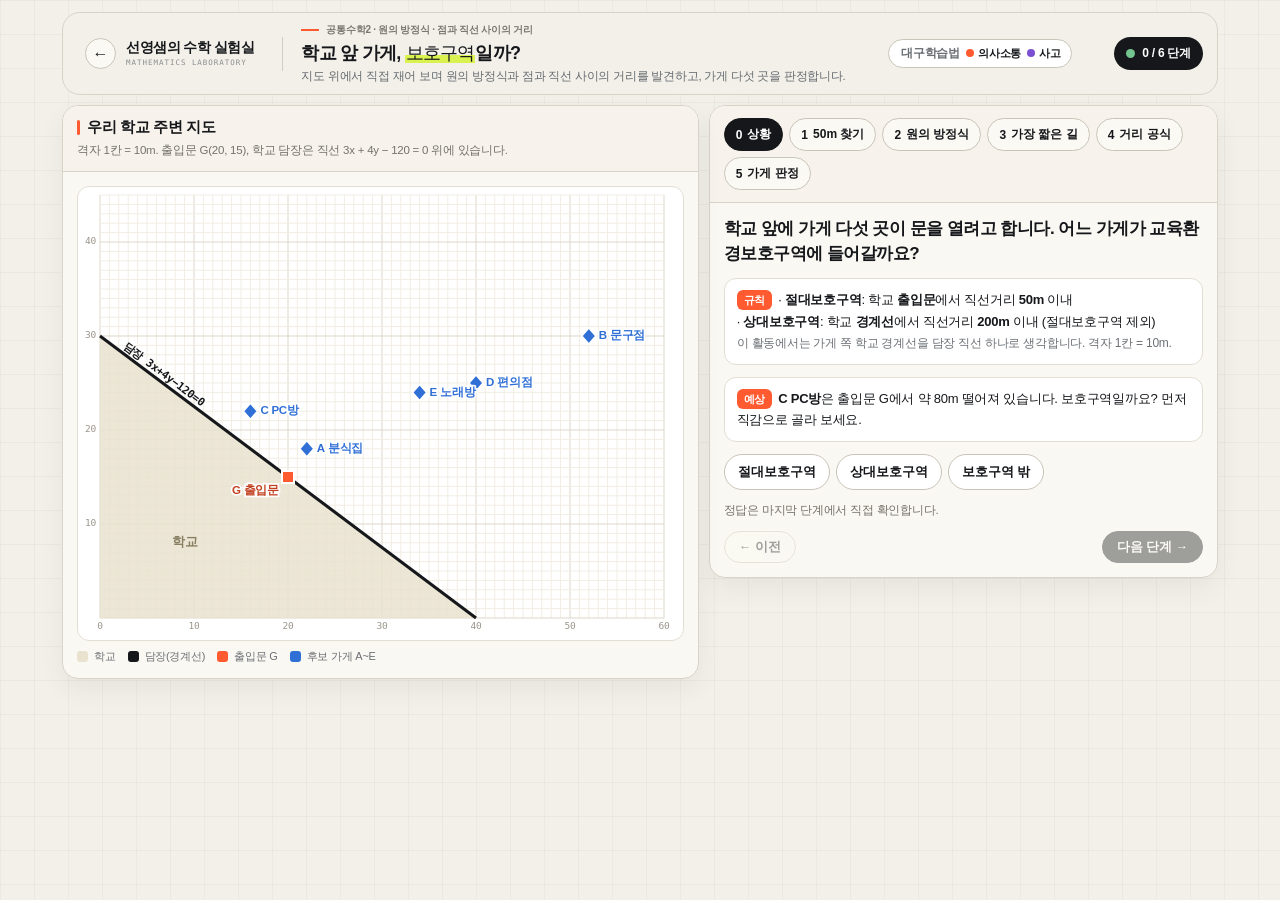
<file: school-zone/index.html>
<!DOCTYPE html>
<html lang="ko">
<head>
<meta charset="UTF-8">
<meta name="viewport" content="width=device-width, initial-scale=1">
<title>학교 앞 가게, 보호구역일까?</title>
<!--
  ============================================================
  새 앱 기본 틀
  1) 이 폴더(app-template)를 복사해 영어 폴더 이름으로 바꿉니다. 예) probability
  2) 아래 "앱 제목", 상단 문구, "도구 전용" 영역만 바꿉니다.
  3) site-config.js의 TOOLS에 등록하면 홈페이지에 카드가 생깁니다.
  ※ Claude에게 맡길 때는 '연수가이드/02_프롬프트모음.md'의 [프롬프트 B]를 쓰세요.
  ============================================================
-->
<style>
  /* ===== 내 수학 실험실 공통 테마 =====
     이 :root 블록과 아래 "공통 셸" 영역은 모든 도구가 동일하게 유지합니다.
     도구별 CSS는 파일 아래쪽 "도구 전용" 영역에만 추가하세요. */
  :root{
    --bg:#f2f0e9;
    --panel:#fbf9f3;
    --panel-2:#f4f1e9;
    --line:#d8d2c7;
    --border-soft:#eee9df;
    --text:#15171a;
    --muted:#6b6f74;
    --faint:#9a958a;
    --accent:#ff5a30;
    --accent-weak:rgba(255,90,48,.14);
    --lime:#d9f24f;
    --shadow:0 10px 28px rgba(21,23,26,.055);
    --radius:16px;
  }
  *{box-sizing:border-box}
  html,body{margin:0}
  body{
    background:
      linear-gradient(rgba(21,23,26,.035) 1px, transparent 1px),
      linear-gradient(90deg, rgba(21,23,26,.035) 1px, transparent 1px),
      var(--bg);
    background-size:34px 34px;
    color:var(--text);
    font-family:Pretendard,"Apple SD Gothic Neo","Noto Sans KR",-apple-system,BlinkMacSystemFont,sans-serif;
    letter-spacing:-.015em;
    min-height:100vh;
    -webkit-font-smoothing:antialiased;
  }
  button,input,select{font:inherit;color:inherit}
  .num{font-family:ui-monospace,SFMono-Regular,Consolas,monospace;font-variant-numeric:tabular-nums;letter-spacing:-.01em}

  .app{width:100%;max-width:1180px;margin:0 auto;padding:12px;display:flex;flex-direction:column;gap:10px}

  /* ---- 공통 셸: 상단바 ---- */
  .topbar{
    min-height:72px;
    display:flex;
    gap:14px;
    justify-content:space-between;
    align-items:center;
    padding:10px 14px;
    background:rgba(242,240,233,.90);
    border:1px solid var(--line);
    border-radius:18px;
    backdrop-filter:blur(14px);
  }
  .brand-area{display:flex;align-items:center;gap:18px;min-width:0}
  .home-link{
    display:flex;align-items:center;gap:10px;flex:none;
    color:var(--text);text-decoration:none;
    padding:7px 10px 7px 8px;border-radius:12px;
    transition:background .18s ease;
  }
  .home-link:hover{background:#e7e3d9}
  .home-arrow{
    width:31px;height:31px;border:1px solid #c9c4b8;border-radius:50%;
    display:grid;place-items:center;font-size:16px;line-height:1;background:#fbf9f3;
  }
  .brand-copy{display:block;line-height:1.15}
  .brand-copy strong{display:block;font-size:14px;font-weight:800;letter-spacing:-.035em}
  .brand-copy small{
    display:block;margin-top:4px;color:#8a8d90;
    font-family:ui-monospace,SFMono-Regular,Consolas,monospace;
    font-size:7.5px;letter-spacing:.13em;white-space:nowrap;
  }
  .top-divider{width:1px;height:34px;background:#d3cec3;flex:none}
  .title-row{display:block;min-width:0}
  .eyebrow{
    display:flex;align-items:center;gap:7px;margin-bottom:4px;
    color:#7b7770;font-size:10px;font-weight:750;white-space:nowrap;
  }
  .eyebrow span{display:block;width:18px;height:2px;background:var(--accent)}
  h1{
    font-size:clamp(18px,1.25vw,24px);
    margin:0;
    font-weight:800;letter-spacing:-.04em;white-space:nowrap;
  }
  h1 em{
    font-style:normal;font-weight:500;
    background:linear-gradient(transparent 60%,var(--lime) 0);
    padding:0 .04em;
  }
  .subtitle{margin:4px 0 0;color:#666b6f;font-size:11.5px}
  .badge{
    display:inline-flex;align-items:center;gap:7px;flex:none;
    background:#15171a;color:#fff;border:0;
    border-radius:999px;padding:8px 12px;font-weight:700;font-size:12px;white-space:nowrap;
  }
  .dot{width:9px;height:9px;border-radius:50%;background:#73c48f}

  /* ---- 공통 셸: 패널 ----
     기본은 "넓은 그림 영역 + 좁은 설정 영역" 2단입니다.
     패널 수가 다르면 grid-template-columns만 바꾸고, 좁은 화면에서 1단으로
     떨어지는 @media (max-width:900px) 규칙은 남겨 두세요. */
  .workspace{display:grid;grid-template-columns:minmax(0,1.55fr) minmax(300px,1fr);gap:10px}
  .panel{
    min-width:0;
    display:flex;flex-direction:column;
    background:rgba(251,249,243,.96);
    border:1px solid var(--line);
    border-radius:var(--radius);
    box-shadow:var(--shadow);
    overflow:hidden;
  }
  .panel-head{
    flex:0 0 auto;
    padding:12px 14px;
    border-bottom:1px solid var(--line);
    background:rgba(247,244,236,.92);
  }
  .panel-title{
    font-size:15px;font-weight:800;letter-spacing:-.025em;
    position:relative;padding-left:10px;
  }
  .panel-title::before{
    content:"";position:absolute;left:0;top:.15em;bottom:.15em;
    width:3px;border-radius:3px;background:var(--accent);
  }
  .panel-desc{color:#74716b;font-size:11.5px;margin-top:5px;line-height:1.45}
  .panel-body{flex:1;min-height:0;padding:14px}

  /* ---- 공통 셸: 버튼 ---- */
  .btn{
    border:1px solid #c9c4b8;background:#fbf9f3;color:#15171a;
    border-radius:999px;font-weight:700;font-size:12.5px;
    padding:9px 14px;cursor:pointer;line-height:1;
    transition:background .15s ease,border-color .15s ease,transform .15s ease;
  }
  .btn:hover:not(:disabled){transform:translateY(-1px);border-color:#15171a;background:#f2efe6}
  .btn:disabled{opacity:.4;cursor:not-allowed;transform:none}
  .btn.primary{background:#15171a;color:#fff;border-color:#15171a}
  .btn.primary:hover:not(:disabled){background:#2b2e31}
  .btn.danger{color:#a73b2c}
  .btn.icon-btn{width:38px;height:38px;padding:0;border-radius:10px;font-size:18px;display:grid;place-items:center}

  /* ---- 공통 셸: 그림 영역 (캔버스·SVG) ---- */
  .chart-wrap{background:#fff;border:1px solid #e3ded4;border-radius:12px;overflow:hidden;position:relative}
  .chart-wrap canvas,.chart-wrap svg{display:block;width:100%;height:100%}

  /* ---- 공통 셸: 입력·지표·안내 (쓰지 않는 것은 지우세요) ---- */
  .controls{display:grid;grid-template-columns:repeat(2,minmax(0,1fr));gap:9px}
  .control{display:flex;flex-direction:column;gap:5px}
  .control label{font-size:11px;color:var(--muted);font-weight:800}
  .control input{
    width:100%;padding:9px 10px;font-weight:700;
    border:1px solid #d3cec3;background:#fff;color:var(--text);border-radius:10px;
  }
  .control input:focus{outline:3px solid rgba(217,242,79,.42);border-color:#9aa64b}
  .control input[type="range"]{
    padding:0;height:22px;border:0;border-radius:0;background:transparent;
    accent-color:#15171a;cursor:pointer;
  }
  .checkbox-control{
    justify-content:center;min-height:58px;padding:8px 10px;
    border:1px solid var(--line);background:var(--panel-2);border-radius:12px;
  }
  .checkbox-control label{display:flex;align-items:center;gap:8px;color:var(--text);cursor:pointer;font-size:11px}
  .checkbox-control input{width:17px;height:17px;padding:0;accent-color:#15171a;cursor:pointer}

  .metrics{display:grid;grid-template-columns:repeat(2,minmax(0,1fr));gap:7px}
  .metric{background:var(--panel-2);border:1px solid #ddd7cc;border-radius:11px;padding:8px 9px;min-width:0}
  .metric .label{color:#77736d;font-size:10px;font-weight:800;margin-bottom:3px}
  .metric .value{
    font-size:15px;font-weight:850;color:var(--text);
    font-variant-numeric:tabular-nums;
    overflow:hidden;text-overflow:ellipsis;white-space:nowrap;
  }

  .formula{
    background:#15171a;color:#f6f2e9;border:1px solid #15171a;border-radius:12px;
    padding:9px 10px;line-height:1.55;font-size:12px;
    font-family:ui-monospace,SFMono-Regular,Consolas,monospace;overflow:auto;
  }
  .note{
    padding:10px 12px;border-radius:10px;
    background:#fff7ed;border:1px solid #fed7aa;color:#9a3412;
    font-size:11px;line-height:1.5;
  }
  .note b{color:#7c2d12;font-weight:800}
  .status{min-height:19px;font-size:11px;line-height:1.4;font-weight:750;color:var(--muted)}
  .status.ok{color:#32724f}
  .status.error{color:#b44634}

  .legend{display:flex;flex-wrap:wrap;gap:6px 12px;align-items:center}
  .legend-item{display:flex;align-items:center;gap:6px;font-size:11px;color:var(--muted)}
  .legend-item i{width:11px;height:11px;border-radius:3px;flex:none}

  /* ---- 공통 셸: 반응형 (이 3개 블록은 그대로 유지) ----
     주의: .topbar에 align-items:stretch를 쓰면 알약 모양 .badge가
     줄바꿈된 제목 높이만큼 세로로 늘어나 거대한 원처럼 깨집니다. */
  @media (max-width:1080px){
    .brand-copy small{display:none}
    .brand-copy strong{font-size:13px}
    .top-divider{height:28px}
  }
  @media (max-width:900px){
    .workspace{grid-template-columns:1fr}
  }
  @media (max-width:820px){
    .topbar{align-items:flex-start}
    .brand-area{align-items:flex-start}
    .home-link{padding-left:2px}
    .top-divider{display:none}
    .brand-copy{display:none}
    .title-row{display:block}
    h1{white-space:normal}
    .eyebrow{white-space:normal}
    .badge{display:none}
  }
  @media (max-width:520px){
    .app{padding:7px}
    .topbar{border-radius:14px;padding:9px 10px}
    .home-arrow{width:34px;height:34px}
    h1{font-size:20px;line-height:1.25}
    .subtitle{font-size:11px;white-space:normal}
    .panel{border-radius:14px}
    .panel-head{padding:12px}
    .btn{min-height:40px}
    .controls{grid-template-columns:1fr}
  }


  /* ===== 도구 전용 CSS는 여기부터 ===== */
  .workspace{align-items:start}
  @media (min-width:901px){ .workspace{grid-template-columns:minmax(0,1.25fr) minmax(330px,1fr)} .map-panel{position:sticky;top:10px} }
  .stage{aspect-ratio:4/3;touch-action:none;cursor:crosshair}
  .steps{display:flex;gap:6px;flex-wrap:wrap}
  .stp{border:1px solid #c9c4b8;background:#fbf9f3;border-radius:999px;padding:7px 11px;font-size:12px;font-weight:800;cursor:pointer;display:flex;gap:5px;align-items:center}
  .stp.on{background:#15171a;color:#fff;border-color:#15171a}
  .stp .ck{color:#2fa36b}
  .stp.on .ck{color:#d9f24f}
  .q{font-size:17px;font-weight:850;line-height:1.45;letter-spacing:-.03em;margin:0}
  .do{background:#fff;border:1px solid #e3ded4;border-radius:12px;padding:10px 12px;font-size:13px;line-height:1.65}
  .do b.k{display:inline-block;font-size:11px;font-weight:900;color:#fff;background:var(--accent);border-radius:6px;padding:1px 7px;margin-right:6px}
  .find{background:#f1f8e4;border:1px solid #c8e3a1;border-radius:12px;padding:10px 12px;font-size:13px;line-height:1.65}
  .find b.k{display:inline-block;font-size:11px;font-weight:900;color:#fff;background:#4c8a1f;border-radius:6px;padding:1px 7px;margin-right:6px}
  .choices{display:flex;gap:6px;flex-wrap:wrap}
  .choice{border:1px solid #c9c4b8;background:#fff;border-radius:999px;padding:8px 13px;font-size:13px;font-weight:700;cursor:pointer}
  .choice.sel{background:#15171a;color:#fff;border-color:#15171a}
  .choice.right{background:#2fa36b;color:#fff;border-color:#2fa36b}
  .choice.wrong{background:#ffe1d8;border-color:#ff5a30}
  .eqline{display:flex;flex-wrap:wrap;align-items:center;gap:5px;font-family:ui-monospace,SFMono-Regular,Consolas,monospace;font-size:15px;font-weight:700}
  .eqline input{width:58px;padding:7px 4px;text-align:center;border:1px solid #d3cec3;border-radius:8px;background:#fff;font:inherit}
  .eqline input.ok{border-color:#2fa36b;background:#eaf7ef}
  .eqline input.no{border-color:#ff5a30;background:#fff1ec}
  .fb{font-size:12.5px;font-weight:700;min-height:18px}
  .fb.ok{color:#2f7a4b}.fb.no{color:#b44634}
  .shops{width:100%;border-collapse:collapse;font-size:12.5px}
  .shops th,.shops td{padding:6px 5px;border-bottom:1px solid var(--border-soft);text-align:center;vertical-align:middle}
  .shops th{font-size:11px;color:var(--muted);background:var(--panel-2)}
  .shops tr.sel td{background:var(--accent-weak)}
  .shops tr{cursor:pointer}
  .vsel{display:inline-flex;border:1px solid #c9c4b8;border-radius:999px;overflow:hidden}
  .vsel button{border:0;background:#fff;padding:5px 8px;font-size:11.5px;font-weight:800;cursor:pointer}
  .vsel button.on{background:#15171a;color:#fff}
  .mark{font-weight:900}.mark.ok{color:#2fa36b}.mark.no{color:#ff5a30}
  textarea.tx{width:100%;min-height:62px;padding:9px 10px;border:1px solid #d3cec3;border-radius:10px;background:#fff;font:inherit;font-size:13px;line-height:1.55;resize:vertical}
  .notes{margin:0;padding-left:1.2em;font-size:12.5px;line-height:1.7}
  .notes li{margin-bottom:2px}
  .navrow{display:flex;justify-content:space-between;gap:8px}
  .toast{position:fixed;left:50%;bottom:22px;transform:translateX(-50%);background:#15171a;color:#fff;padding:10px 16px;border-radius:999px;font-size:13px;font-weight:700;z-index:50}
</style>
</head>
<body>
<div class="app">
  <div class="topbar">
    <div class="brand-area">
      <!-- 홈으로 돌아가는 링크: ../#tools 를 바꾸지 마세요 -->
      <a class="home-link" href="../#tools" aria-label="메인으로">
        <span class="home-arrow">←</span>
        <span class="brand-copy">
          <strong data-site="name">내 수학 실험실</strong>
          <small data-site="englishName">MATHEMATICS LABORATORY</small>
        </span>
      </a>
      <span class="top-divider" aria-hidden="true"></span>
      <div class="title-row">
        <div class="eyebrow"><span></span>공통수학2 · 원의 방정식 · 점과 직선 사이의 거리</div>
        <h1>학교 앞 가게, <em>보호구역</em>일까?</h1>
        <p class="subtitle">지도 위에서 직접 재어 보며 원의 방정식과 점과 직선 사이의 거리를 발견하고, 가게 다섯 곳을 판정합니다.</p>
      </div>
    </div>
    <div class="badge"><span class="dot"></span><span id="stateBadge">0 / 6 단계</span></div>
  </div>

  <div class="workspace">
    <section class="panel map-panel">
      <div class="panel-head">
        <div class="panel-title">우리 학교 주변 지도</div>
        <div class="panel-desc" id="mapHint">격자 1칸 = 10m. 출입문 G(20, 15), 학교 담장은 직선 3x + 4y − 120 = 0 위에 있습니다.</div>
      </div>
      <div class="panel-body">
        <div class="chart-wrap stage" id="stage"><canvas id="cv"></canvas></div>
        <div class="legend" style="margin-top:8px">
          <span class="legend-item"><i style="background:#e9e2cf"></i>학교</span>
          <span class="legend-item"><i style="background:#15171a"></i>담장(경계선)</span>
          <span class="legend-item"><i style="background:#ff5a30"></i>출입문 G</span>
          <span class="legend-item"><i style="background:#2f6fd6"></i>후보 가게 A~E</span>
        </div>
      </div>
    </section>

    <section class="panel">
      <div class="panel-head">
        <div class="steps" id="steps"></div>
      </div>
      <div class="panel-body" id="side" style="display:flex;flex-direction:column;gap:12px"></div>
    </section>
  </div>
</div>

<!-- 홈페이지 이름을 site-config.js에서 가져와 상단에 표시합니다 -->
<script src="../site-config.js"></script>
<script>
  if (typeof SITE !== "undefined") {
    document.querySelectorAll("[data-site]").forEach(el => {
      if (SITE[el.dataset.site]) el.textContent = SITE[el.dataset.site];
    });
  }
</script>
<script>
  // ===== 도구 전용 JavaScript는 여기부터 =====
  /* 상황 (1칸 = 10m)
     · 절대보호구역: 학교 출입문에서 직선거리 50m(5칸) 이내
     · 상대보호구역: 학교 경계선에서 직선거리 200m(20칸) 이내 (절대보호구역 제외)
     · 이 활동에서는 가게 쪽 학교 경계선을 담장 직선 하나로 단순화함 */
  const G = { x: 20, y: 15 }, R = 5, REL = 20;
  const LINE = { a: 3, b: 4, c: -120 };                       // 3x + 4y − 120 = 0, (0,30)–(40,0)을 지남
  const SHOPS = [
    { id: "A", x: 22, y: 18, name: "분식집" },
    { id: "B", x: 52, y: 30, name: "문구점" },
    { id: "C", x: 16, y: 22, name: "PC방" },
    { id: "D", x: 40, y: 25, name: "편의점" },
    { id: "E", x: 34, y: 24, name: "노래방" }
  ];
  const W = 60, H = 45;
  const dGate = p => Math.hypot(p.x - G.x, p.y - G.y);
  const lv = p => LINE.a * p.x + LINE.b * p.y + LINE.c;
  const dLine = p => Math.abs(lv(p)) / 5;
  const foot = p => { const t = lv(p) / 25; return { x: p.x - 3 * t, y: p.y - 4 * t }; };
  const zoneOf = p => dGate(p) <= R + 1e-9 ? "abs" : dLine(p) <= REL + 1e-9 ? "rel" : "out";
  const ZN = { abs: "절대보호구역", rel: "상대보호구역", out: "보호구역 밖" };
  const U = { x: 0.8, y: -0.6 }, L0 = { x: 0, y: 30 };          // 담장 방향 단위벡터, 기준점
  const fmt = (v, d = 1) => { const r = Math.round(v * 10 ** d) / 10 ** d; return (Object.is(r, -0) ? 0 : r).toLocaleString("ko-KR", { maximumFractionDigits: d }); };
  const $ = id => document.getElementById(id);
  const esc = s => String(s).replace(/[&<>"]/g, c => ({ "&": "&amp;", "<": "&lt;", ">": "&gt;", '"': "&quot;" }[c]));

  /* 상태 */
  const KEY = "school-zone-circle-line.v1";
  const fresh = () => ({ step: 0, pred: "", pins: [], shape: "", eq: { a: "", b: "", r: "" }, eqOk: false, side: "",
    P: { x: 26, y: 20 }, s: 30, minPQ: 99, angle: "", P4: { x: 30, y: 30 }, f: { n: "", d: "", m: "" }, fOk: false,
    verdict: {}, checked: false, sel: "A", refl1: "", refl2: "" });
  let S = fresh();
  try { const o = JSON.parse(localStorage.getItem(KEY)); if (o) S = Object.assign(fresh(), o); } catch (e) {}
  let saveT = 0; const flush = () => { clearTimeout(saveT); try { localStorage.setItem(KEY, JSON.stringify(S)); } catch (e) {} };
  const save = () => { clearTimeout(saveT); saveT = setTimeout(flush, 200); };
  window.addEventListener("pagehide", flush);
  function toast(m) { const t = document.createElement("div"); t.className = "toast"; t.textContent = m; t.setAttribute("role", "status"); document.body.appendChild(t); setTimeout(() => t.remove(), 2000); }

  const exact50 = () => S.pins.filter(p => Math.abs(dGate(p) - R) < 1e-9).length;
  const allRight = () => SHOPS.every(s => S.verdict[s.id] === zoneOf(s));
  const DONE = [
    () => !!S.pred,
    () => exact50() >= 4 && S.shape === "circle",
    () => S.eqOk && S.side === "in",
    () => S.minPQ <= 3.25 && S.angle === "90",
    () => S.fOk,
    () => S.checked && allRight()
  ];
  const STEPS = ["상황", "50m 찾기", "원의 방정식", "가장 짧은 길", "거리 공식", "가게 판정"];

  /* ---------- 지도 그리기 ---------- */
  const cv = $("cv"), ctx = cv.getContext("2d");
  let M = null;   // 좌표 변환
  function draw() {
    const r = cv.getBoundingClientRect(), dpr = window.devicePixelRatio || 1;
    const w = Math.max(1, Math.round(r.width * dpr)), h = Math.max(1, Math.round(r.height * dpr));
    if (cv.width !== w || cv.height !== h) { cv.width = w; cv.height = h; }
    const g = ctx; g.setTransform(1, 0, 0, 1, 0, 0); g.clearRect(0, 0, w, h);
    const pad = 22 * dpr, sc = Math.min((w - pad - 8 * dpr) / W, (h - pad - 8 * dpr) / H);
    if (!(sc > 0)) return;                       // 화면이 아직 그려지지 않았을 때
    const ox = pad, oy = h - pad;
    const X = x => ox + x * sc, Y = y => oy - y * sc;
    M = { X, Y, sc, ox, oy, dpr, cssScale: r.width / w };
    // 격자
    for (let x = 0; x <= W; x++) { g.strokeStyle = x % 10 ? "#f1ede4" : "#ddd6ca"; g.lineWidth = dpr; g.beginPath(); g.moveTo(X(x), Y(0)); g.lineTo(X(x), Y(H)); g.stroke(); }
    for (let y = 0; y <= H; y++) { g.strokeStyle = y % 10 ? "#f1ede4" : "#ddd6ca"; g.lineWidth = dpr; g.beginPath(); g.moveTo(X(0), Y(y)); g.lineTo(X(W), Y(y)); g.stroke(); }
    g.fillStyle = "#9a958a"; g.font = `${9.5 * dpr}px ui-monospace,Consolas,monospace`; g.textAlign = "center"; g.textBaseline = "top";
    for (let x = 0; x <= W; x += 10) g.fillText(x, X(x), Y(0) + 4 * dpr);
    g.textAlign = "right"; g.textBaseline = "middle";
    for (let y = 10; y <= H; y += 10) g.fillText(y, X(0) - 4 * dpr, Y(y));
    // 학교 (담장 아래 삼각형)
    g.fillStyle = "rgba(233,226,207,.85)"; g.beginPath(); g.moveTo(X(0), Y(0)); g.lineTo(X(40), Y(0)); g.lineTo(X(0), Y(30)); g.closePath(); g.fill();
    g.fillStyle = "#8a7f62"; g.font = `800 ${13 * dpr}px sans-serif`; g.textAlign = "center"; g.fillText("학교", X(9), Y(8));

    const done5 = DONE[5]();
    // 5단계 완료: 보호구역 전체 보기
    if (S.step === 5 && done5) {
      g.save(); g.beginPath(); g.rect(X(0), Y(H), W * sc, H * sc); g.clip();
      g.fillStyle = "rgba(47,111,214,.13)"; const n = { x: 0.6, y: 0.8 };
      g.beginPath(); g.moveTo(X(L0.x - U.x * 80), Y(L0.y - U.y * 80)); g.lineTo(X(L0.x + U.x * 80), Y(L0.y + U.y * 80));
      g.lineTo(X(L0.x + U.x * 80 + n.x * REL), Y(L0.y + U.y * 80 + n.y * REL)); g.lineTo(X(L0.x - U.x * 80 + n.x * REL), Y(L0.y - U.y * 80 + n.y * REL)); g.closePath(); g.fill();
      g.restore();
      g.setLineDash([5 * dpr, 4 * dpr]); g.strokeStyle = "rgba(47,111,214,.8)"; g.lineWidth = 1.5 * dpr;
      g.beginPath(); g.moveTo(X(L0.x - U.x * 80 + 0.6 * REL), Y(L0.y - U.y * 80 + 0.8 * REL)); g.lineTo(X(L0.x + U.x * 80 + 0.6 * REL), Y(L0.y + U.y * 80 + 0.8 * REL)); g.stroke(); g.setLineDash([]);
      g.fillStyle = "#2f6fd6"; g.font = `800 ${11 * dpr}px sans-serif`; g.textAlign = "left"; g.textBaseline = "bottom";
      g.fillText("상대보호구역 경계 (담장에서 200m)", X(24), Y(42));
    }
    // 담장 직선
    g.strokeStyle = "#15171a"; g.lineWidth = 3 * dpr; g.beginPath(); g.moveTo(X(0), Y(30)); g.lineTo(X(40), Y(0)); g.stroke();
    g.fillStyle = "#15171a"; g.font = `800 ${11 * dpr}px ui-monospace,Consolas,monospace`; g.textAlign = "left"; g.textBaseline = "bottom";
    g.save(); g.translate(X(2), Y(28.2)); g.rotate(Math.atan2(30, 40)); g.fillText("담장 3x+4y−120=0", 0, -4 * dpr); g.restore();

    // 원 (1단계 정답 후, 2단계, 5단계)
    const showCircle = (S.step === 1 && S.shape === "circle") || S.step === 2 || (S.step === 5 && done5);
    if (showCircle) { g.fillStyle = "rgba(255,90,48,.14)"; g.strokeStyle = "#ff5a30"; g.lineWidth = 2 * dpr; g.beginPath(); g.arc(X(G.x), Y(G.y), R * sc, 0, 7); g.fill(); g.stroke(); }

    // 단계별 그림
    if (S.step === 1) {
      S.pins.forEach(p => {
        const d = dGate(p), on = Math.abs(d - R) < 1e-9, inn = d < R;
        dot(X(p.x), Y(p.y), 4.5, on ? "#ff5a30" : inn ? "#ffb39f" : "#9a958a");
        label(`${fmt(d * 10, 0)}m`, X(p.x) + 6 * dpr, Y(p.y) - 4 * dpr, on ? "#c2401f" : "#6b6f74", 10);
      });
    }
    if (S.step === 2) {
      const P = S.P;
      g.setLineDash([4 * dpr, 3 * dpr]); g.strokeStyle = "#2f6fd6"; g.lineWidth = 1.5 * dpr;
      g.beginPath(); g.moveTo(X(G.x), Y(G.y)); g.lineTo(X(P.x), Y(G.y)); g.lineTo(X(P.x), Y(P.y)); g.stroke(); g.setLineDash([]);
      g.strokeStyle = "#15171a"; g.lineWidth = 2 * dpr; g.beginPath(); g.moveTo(X(G.x), Y(G.y)); g.lineTo(X(P.x), Y(P.y)); g.stroke();
      label(`x−20 = ${P.x - 20}`, (X(G.x) + X(P.x)) / 2, Y(G.y) + (P.y >= G.y ? 13 : -6) * dpr, "#2f6fd6", 10.5, "center");
      label(`y−15 = ${P.y - 15}`, X(P.x) + 5 * dpr, (Y(G.y) + Y(P.y)) / 2, "#2f6fd6", 10.5);
      dot(X(P.x), Y(P.y), 7, "#2f6fd6", true); label("P", X(P.x) + 8 * dpr, Y(P.y) - 8 * dpr, "#2f6fd6", 13);
    }
    if (S.step === 3) {
      const P = SHOPS[2], Q = { x: L0.x + U.x * S.s, y: L0.y + U.y * S.s };
      if (S.angle === "90") { const F = foot(P); g.setLineDash([3 * dpr, 3 * dpr]); g.strokeStyle = "#2fa36b"; g.lineWidth = 2 * dpr; g.beginPath(); g.moveTo(X(P.x), Y(P.y)); g.lineTo(X(F.x), Y(F.y)); g.stroke(); g.setLineDash([]); rightAngle(F, P); }
      g.strokeStyle = "#7a4fd1"; g.lineWidth = 2.4 * dpr; g.beginPath(); g.moveTo(X(P.x), Y(P.y)); g.lineTo(X(Q.x), Y(Q.y)); g.stroke();
      const len = Math.hypot(P.x - Q.x, P.y - Q.y);
      label(`${fmt(len * 10, 0)}m`, (X(P.x) + X(Q.x)) / 2 + 6 * dpr, (Y(P.y) + Y(Q.y)) / 2, "#7a4fd1", 12);
      shopMark(P, true); dot(X(Q.x), Y(Q.y), 7, "#7a4fd1", true); label("Q", X(Q.x) + 8 * dpr, Y(Q.y) + 12 * dpr, "#7a4fd1", 13);
    }
    if (S.step === 4) {
      const P = S.P4, F = foot(P);
      g.strokeStyle = "#2fa36b"; g.lineWidth = 2.4 * dpr; g.beginPath(); g.moveTo(X(P.x), Y(P.y)); g.lineTo(X(F.x), Y(F.y)); g.stroke(); rightAngle(F, P);
      label(`${fmt(dLine(P) * 10, 1)}m`, (X(P.x) + X(F.x)) / 2 + 6 * dpr, (Y(P.y) + Y(F.y)) / 2, "#2f7a4b", 12);
      dot(X(P.x), Y(P.y), 7, "#2f6fd6", true); label(`P(${P.x}, ${P.y})`, X(P.x) + 8 * dpr, Y(P.y) - 8 * dpr, "#2f6fd6", 12);
    }
    if (S.step === 5) {
      const s = SHOPS.find(x => x.id === S.sel);
      if (s) {
        const F = foot(s);
        g.setLineDash([4 * dpr, 3 * dpr]); g.lineWidth = 1.8 * dpr;
        g.strokeStyle = "#ff5a30"; g.beginPath(); g.moveTo(X(G.x), Y(G.y)); g.lineTo(X(s.x), Y(s.y)); g.stroke();
        g.strokeStyle = "#2fa36b"; g.beginPath(); g.moveTo(X(s.x), Y(s.y)); g.lineTo(X(F.x), Y(F.y)); g.stroke(); g.setLineDash([]);
        rightAngle(F, s);
      }
    }
    // 출입문
    g.fillStyle = "#ff5a30"; g.beginPath(); g.rect(X(G.x) - 6 * dpr, Y(G.y) - 6 * dpr, 12 * dpr, 12 * dpr); g.fill();
    g.strokeStyle = "#fff"; g.lineWidth = 2 * dpr; g.stroke();
    label("G 출입문", X(G.x) - 9 * dpr, Y(G.y) + 14 * dpr, "#c2401f", 11.5, "right");
    // 가게
    if (S.step === 0 || S.step === 5) SHOPS.forEach(s => shopMark(s, S.step === 5 && s.id === S.sel));

    function dot(x, y, r, c, ring) { g.beginPath(); g.arc(x, y, r * dpr, 0, 7); g.fillStyle = c; g.fill(); if (ring) { g.strokeStyle = "#fff"; g.lineWidth = 2 * dpr; g.stroke(); } }
    function label(t, x, y, c, size, align = "left") { g.font = `800 ${size * dpr}px sans-serif`; g.textAlign = align; g.textBaseline = "middle"; g.lineWidth = 3.5 * dpr; g.strokeStyle = "rgba(255,255,255,.92)"; g.strokeText(t, x, y); g.fillStyle = c; g.fillText(t, x, y); }
    function shopMark(s, sel) {
      const x = X(s.x), y = Y(s.y);
      g.fillStyle = sel ? "#15171a" : "#2f6fd6"; g.beginPath(); g.moveTo(x, y - 8 * dpr); g.lineTo(x + 7 * dpr, y); g.lineTo(x, y + 8 * dpr); g.lineTo(x - 7 * dpr, y); g.closePath(); g.fill();
      g.strokeStyle = "#fff"; g.lineWidth = 1.5 * dpr; g.stroke();
      label(`${s.id} ${s.name}`, x + 10 * dpr, y, sel ? "#15171a" : "#2f6fd6", 11.5);
    }
    function rightAngle(F, P) {
      const v = { x: P.x - F.x, y: P.y - F.y }, n = Math.hypot(v.x, v.y) || 1, k = 0.9;
      const a = { x: F.x + v.x / n * k, y: F.y + v.y / n * k }, b = { x: F.x + U.x * k, y: F.y + U.y * k }, c = { x: a.x + U.x * k, y: a.y + U.y * k };
      g.strokeStyle = "#2fa36b"; g.lineWidth = 1.5 * dpr; g.beginPath(); g.moveTo(X(a.x), Y(a.y)); g.lineTo(X(c.x), Y(c.y)); g.lineTo(X(b.x), Y(b.y)); g.stroke();
    }
  }

  /* ---------- 지도 조작 ---------- */
  function world(e) {
    const r = cv.getBoundingClientRect(), dpr = window.devicePixelRatio || 1;
    const px = (e.clientX - r.left) * dpr, py = (e.clientY - r.top) * dpr;
    return { x: (px - M.ox) / M.sc, y: (M.oy - py) / M.sc };
  }
  const clamp = (v, a, b) => Math.max(a, Math.min(b, v));
  let dragging = false;
  cv.addEventListener("pointerdown", e => {
    if (!M) return;
    const p = world(e);
    if (S.step === 1) {
      const q = { x: Math.round(clamp(p.x, 0, W)), y: Math.round(clamp(p.y, 0, H)) };
      const i = S.pins.findIndex(t => t.x === q.x && t.y === q.y);
      if (i >= 0) S.pins.splice(i, 1); else if (S.pins.length < 24) S.pins.push(q); else toast("점은 24개까지 찍을 수 있어요");
      save(); refresh(); return;
    }
    if (S.step === 5) {
      let best = null, bd = 2.2;
      SHOPS.forEach(s => { const d = Math.hypot(s.x - p.x, s.y - p.y); if (d < bd) { bd = d; best = s; } });
      if (best) { S.sel = best.id; save(); refresh(); }
      return;
    }
    if ([2, 3, 4].includes(S.step)) { dragging = true; cv.setPointerCapture(e.pointerId); move(p); }
  });
  cv.addEventListener("pointermove", e => { if (dragging) move(world(e)); });
  const stop = () => { if (dragging) { dragging = false; save(); } };
  cv.addEventListener("pointerup", stop); cv.addEventListener("pointercancel", stop);
  function move(p) {
    if (S.step === 2) S.P = { x: Math.round(clamp(p.x, 0, W)), y: Math.round(clamp(p.y, 0, H)) };
    if (S.step === 3) {
      const s = Math.round(clamp((p.x - L0.x) * U.x + (p.y - L0.y) * U.y, -5, 50) * 5) / 5;   // 담장 위로 투영, 0.2칸(2m) 단위
      S.s = s; const P = SHOPS[2], Q = { x: L0.x + U.x * s, y: L0.y + U.y * s };
      S.minPQ = Math.min(S.minPQ, Math.hypot(P.x - Q.x, P.y - Q.y));
    }
    if (S.step === 4) S.P4 = { x: Math.round(clamp(p.x, 0, W)), y: Math.round(clamp(p.y, 0, H)) };
    refresh();
  }

  /* ---------- 오른쪽 단계 화면 ---------- */
  const side = $("side");
  const FIND = [
    "",
    "출입문에서 거리가 50m(5칸)인 점들은 G를 중심으로 하는 반지름 5인 <b>원</b> 위에 있다.",
    "중심 G(20, 15), 반지름 5인 원의 방정식은 <b>(x − 20)² + (y − 15)² = 25</b>. 점을 대입한 값이 25보다 작으면 원의 안쪽, 같으면 원 위, 크면 바깥쪽이다.",
    "점에서 직선까지의 거리는 점에서 직선에 내린 <b>수선의 길이</b>로, 가장 짧은 길은 직선과 <b>수직</b>으로 만난다.",
    "점 (x₁, y₁)과 직선 ax + by + c = 0 사이의 거리는 <b>|ax₁ + by₁ + c| ÷ √(a² + b²)</b>. 수선을 그리지 않아도 계산할 수 있다.",
    "출입문에서의 거리(원)와 담장에서의 거리(직선)는 서로 다른 기준이다. 출입문에서 멀어도 담장에 가까우면 보호구역이 될 수 있다."
  ];
  function findBox(i) { return DONE[i]() && FIND[i] ? `<div class="find"><b class="k">발견</b>${FIND[i]}</div>` : ""; }

  function renderSteps() {
    $("steps").innerHTML = STEPS.map((t, i) => `<button type="button" class="stp${S.step === i ? " on" : ""}" data-i="${i}">${DONE[i]() ? '<span class="ck">✓</span>' : `<span>${i}</span>`}${t}</button>`).join("");
    $("steps").querySelectorAll(".stp").forEach(b => b.onclick = () => go(+b.dataset.i));
    $("stateBadge").textContent = `${DONE.filter(f => f()).length} / 6 단계`;
  }
  function go(i) { S.step = i; save(); refresh(); if (window.innerWidth <= 900) document.querySelector(".map-panel").scrollIntoView({ behavior: "smooth" }); }
  function navRow(i) {
    return `<div class="navrow"><button class="btn" type="button" data-go="${i - 1}" ${i === 0 ? "disabled" : ""}>← 이전</button>` +
      (i < 5 ? `<button class="btn primary" type="button" data-go="${i + 1}" ${DONE[i]() ? "" : "disabled"}>다음 단계 →</button>` : "") + `</div>`;
  }
  const choiceRow = (key, opts, right) => `<div class="choices">${opts.map(([v, t]) => {
    const sel = S[key] === v, cls = sel ? (right ? (v === right ? "right" : "wrong") : "sel") : "";
    return `<button type="button" class="choice ${cls}" data-k="${key}" data-v="${v}">${t}</button>`; }).join("")}</div>`;

  function renderSide() {
    const i = S.step; let h = "";
    if (i === 0) {
      h = `<p class="q">학교 앞에 가게 다섯 곳이 문을 열려고 합니다. 어느 가게가 교육환경보호구역에 들어갈까요?</p>
        <div class="do"><b class="k">규칙</b>· <b>절대보호구역</b>: 학교 <b>출입문</b>에서 직선거리 <b>50m</b> 이내<br>· <b>상대보호구역</b>: 학교 <b>경계선</b>에서 직선거리 <b>200m</b> 이내 (절대보호구역 제외)<br><span style="color:var(--muted);font-size:12px">이 활동에서는 가게 쪽 학교 경계선을 담장 직선 하나로 생각합니다. 격자 1칸 = 10m.</span></div>
        <div class="do"><b class="k">예상</b><b>C PC방</b>은 출입문 G에서 약 80m 떨어져 있습니다. 보호구역일까요? 먼저 직감으로 골라 보세요.</div>
        ${choiceRow("pred", [["abs", "절대보호구역"], ["rel", "상대보호구역"], ["out", "보호구역 밖"]])}
        <p class="panel-desc" style="margin:0">정답은 마지막 단계에서 직접 확인합니다.</p>`;
    }
    if (i === 1) {
      const n = exact50();
      h = `<p class="q">출입문에서 정확히 50m 떨어진 곳은 어디에 있을까?</p>
        <div class="do"><b class="k">해 보기</b>지도의 격자점을 눌러 점을 찍으면 출입문 G까지의 거리가 나옵니다. <b>정확히 50m</b>인 점을 4개 이상 찾아보세요. (다시 누르면 지워져요)</div>
        <div class="metrics"><div class="metric"><div class="label">찍은 점</div><div class="value num">${S.pins.length}개</div></div><div class="metric"><div class="label">정확히 50m인 점</div><div class="value num">${n}개</div></div></div>
        ${n >= 4 ? `<div class="do"><b class="k">생각</b>50m인 점들을 모두 이으면 어떤 모양이 될까요?</div>${choiceRow("shape", [["square", "정사각형"], ["circle", "원"], ["diamond", "마름모"]], "circle")}` :
          `<p class="panel-desc" style="margin:0">힌트: G에서 오른쪽으로 5칸 간 점은 50m예요. 대각선 방향에서는 (3칸, 4칸)처럼 움직여 보세요.</p>`}
        ${S.shape && S.shape !== "circle" ? `<div class="fb no">찍은 점들을 다시 보세요. 모든 방향에서 G까지의 거리가 같아요.</div>` : ""}
        ${findBox(1)}`;
    }
    if (i === 2) {
      const P = S.P, v = (P.x - 20) ** 2 + (P.y - 15) ** 2, rel = v < 25 ? "25보다 작다" : v === 25 ? "25와 같다" : "25보다 크다";
      h = `<p class="q">원 위의 점이 만족하는 식은 무엇일까?</p>
        <div class="do"><b class="k">해 보기</b>지도에서 점 P를 끌어 움직여 보세요. 파란 점선은 가로·세로로 움직인 칸 수입니다.</div>
        <div class="formula">P(${P.x}, ${P.y})<br>(x − 20)² + (y − 15)² = (${P.x - 20})² + (${P.y - 15})² = <b style="color:#d9f24f">${v}</b><br>
        G까지의 거리 = √${v} ≈ ${fmt(Math.sqrt(v), 2)}칸 = ${fmt(Math.sqrt(v) * 10, 1)}m · <b style="color:#d9f24f">${rel}</b></div>
        <div class="do"><b class="k">식 세우기</b>출입문 G에서 50m(5칸)인 점 (x, y)가 만족하는 식을 완성하세요.
          <div class="eqline" style="margin-top:8px">(x − <input id="ea" inputmode="numeric" value="${esc(S.eq.a)}" aria-label="중심의 x좌표">)² + (y − <input id="eb" inputmode="numeric" value="${esc(S.eq.b)}" aria-label="중심의 y좌표">)² = <input id="er" inputmode="numeric" value="${esc(S.eq.r)}" aria-label="반지름의 제곱"></div>
          <div style="margin-top:8px"><button class="btn" type="button" id="eqBtn">확인</button> <span class="fb ${S.eqOk ? "ok" : ""}" id="eqFb">${S.eqOk ? "맞았어요!" : ""}</span></div></div>
        ${S.eqOk ? `<div class="do"><b class="k">생각</b>P를 원 안쪽, 원 위, 바깥쪽에 두고 값을 비교해 보세요. (x − 20)² + (y − 15)²의 값이 <b>25보다 작으면</b> P는 어디에 있을까요?</div>
          ${choiceRow("side", [["in", "원의 안쪽 (50m 이내)"], ["on", "원 위"], ["outside", "원의 바깥쪽"]], "in")}` : ""}
        ${findBox(2)}`;
    }
    if (i === 3) {
      const P = SHOPS[2], Q = { x: L0.x + U.x * S.s, y: L0.y + U.y * S.s }, len = Math.hypot(P.x - Q.x, P.y - Q.y);
      const v = { x: Q.x - P.x, y: Q.y - P.y }, ang = Math.acos(Math.min(1, Math.abs(v.x * U.x + v.y * U.y) / (Math.hypot(v.x, v.y) || 1))) * 180 / Math.PI;
      h = `<p class="q">C PC방에서 담장까지 가장 가까운 거리는 어떻게 잴까?</p>
        <div class="do"><b class="k">해 보기</b>담장 위의 점 Q를 끌어 담장을 따라 움직여 보세요. C에서 Q까지의 거리가 <b>가장 짧아지는 곳</b>을 찾아보세요.</div>
        <div class="metrics"><div class="metric"><div class="label">지금 CQ</div><div class="value num">${fmt(len * 10, 0)}m</div></div><div class="metric"><div class="label">내가 찾은 가장 짧은 CQ</div><div class="value num">${S.minPQ < 90 ? fmt(S.minPQ * 10, 0) + "m" : "—"}</div></div></div>
        <div class="formula">CQ와 담장이 이루는 각 ≈ <b style="color:#d9f24f">${fmt(ang, 0)}°</b></div>
        ${S.minPQ <= 3.25 ? `<div class="do"><b class="k">생각</b>가장 짧아졌을 때 CQ와 담장이 이루는 각은 몇 도였나요?</div>${choiceRow("angle", [["45", "45°"], ["60", "60°"], ["90", "90°"]], "90")}` :
          `<p class="panel-desc" style="margin:0">Q를 천천히 움직이며 거리가 줄었다가 다시 늘어나는 곳을 찾아보세요.</p>`}
        ${findBox(3)}`;
    }
    if (i === 4) {
      const P = S.P4, val = 3 * P.x + 4 * P.y - 120;
      h = `<p class="q">수선을 그리지 않고도 담장까지의 거리를 계산할 수 있을까?</p>
        <div class="do"><b class="k">해 보기</b>지도에서 점 P를 끌어 보세요. 초록 선(수선)의 길이와 아래 공식으로 계산한 값을 비교해 보세요.</div>
        <div class="formula">P(${P.x}, ${P.y}), 담장 3x + 4y − 120 = 0<br>
          |3×${P.x} + 4×${P.y} − 120| ÷ √(3² + 4²) = |${val}| ÷ 5 = <b style="color:#d9f24f">${fmt(Math.abs(val) / 5, 2)}칸</b><br>
          = ${fmt(Math.abs(val) / 5 * 10, 1)}m ← 지도의 초록 수선 길이와 같나요?</div>
        <div class="do"><b class="k">계산하기</b><b>E 노래방</b> (34, 24)에서 담장까지의 거리를 공식으로 구하세요.
          <div class="eqline" style="margin-top:8px">|3×34 + 4×24 − 120| = <input id="fn" inputmode="numeric" value="${esc(S.f.n)}" aria-label="분자"></div>
          <div class="eqline" style="margin-top:6px">√(3² + 4²) = <input id="fd" inputmode="numeric" value="${esc(S.f.d)}" aria-label="분모"></div>
          <div class="eqline" style="margin-top:6px">거리 = <input id="fm" inputmode="decimal" value="${esc(S.f.m)}" aria-label="거리(m)" style="width:76px"> m</div>
          <div style="margin-top:8px"><button class="btn" type="button" id="fBtn">확인</button> <span class="fb ${S.fOk ? "ok" : ""}" id="fFb">${S.fOk ? "맞았어요! 15.6칸 = 156m" : ""}</span></div></div>
        ${findBox(4)}`;
    }
    if (i === 5) {
      const s = SHOPS.find(x => x.id === S.sel) || SHOPS[0];
      const v = (s.x - 20) ** 2 + (s.y - 15) ** 2, n = Math.abs(3 * s.x + 4 * s.y - 120);
      h = `<p class="q">다섯 가게는 각각 어느 구역일까?</p>
        <div class="do"><b class="k">해 보기</b>표나 지도에서 가게를 고르면 두 가지 계산이 나옵니다. 계산을 보고 <b>절대·상대·밖</b> 중 하나를 고른 뒤 확인하세요.</div>
        <div class="formula"><b>${s.id} ${s.name}</b> (${s.x}, ${s.y})<br>
          ① 원: (${s.x} − 20)² + (${s.y} − 15)² = <b style="color:#d9f24f">${v}</b> ${v <= 25 ? "≤" : ">"} 25 → 출입문에서 ${v <= 25 ? "50m 이내" : "50m보다 멂"}<br>
          ② 직선: |3×${s.x} + 4×${s.y} − 120| ÷ 5 = ${n} ÷ 5 = ${fmt(n / 5, 1)}칸 = <b style="color:#d9f24f">${fmt(n / 5 * 10, 0)}m</b> ${n / 5 <= REL ? "≤" : ">"} 200m</div>
        <table class="shops"><thead><tr><th>가게</th><th>나의 판정</th><th></th></tr></thead><tbody>
        ${SHOPS.map(x => { const my = S.verdict[x.id], ok = my === zoneOf(x);
          return `<tr data-shop="${x.id}" class="${x.id === S.sel ? "sel" : ""}"><td style="text-align:left"><b>${x.id}</b> ${x.name}</td><td><span class="vsel">${[["abs", "절대"], ["rel", "상대"], ["out", "밖"]].map(([k, t]) => `<button type="button" data-v="${x.id}:${k}" class="${my === k ? "on" : ""}">${t}</button>`).join("")}</span></td><td>${S.checked && my ? `<span class="mark ${ok ? "ok" : "no"}">${ok ? "○" : "×"}</span>` : ""}</td></tr>`; }).join("")}
        </tbody></table>
        <div><button class="btn primary" type="button" id="vBtn">판정 확인</button> <span class="fb" id="vFb">${S.checked ? (allRight() ? "" : `<span class="no">× 표시한 가게의 계산을 다시 보세요. 두 기준을 모두 확인해야 해요.</span>`) : ""}</span></div>
        ${DONE[5]() ? `${findBox(5)}
          <div class="do"><b class="k">예상 돌아보기</b>처음에 C PC방을 <b>${ZN[S.pred] || "—"}</b>(으)로 예상했어요. 실제로는 출입문에서 약 81m지만 담장에서 32m라 <b>상대보호구역</b>입니다.</div>
          <label class="do" style="display:block"><b class="k">정리</b>원의 방정식과 점과 직선 사이의 거리는 각각 어떤 질문에 답해 주었나요?<textarea class="tx" id="r1" style="margin-top:6px" placeholder="예: 원의 방정식은 출입문에서 50m 안인지를, 점과 직선 사이의 거리는 ...">${esc(S.refl1)}</textarea></label>
          <label class="do" style="display:block"><b class="k">만약</b>실제로 걸어가는 길로 거리를 잰다면 판정이 어떻게 달라질까요? 이 수학 모델이 놓친 현실은 무엇일까요?<textarea class="tx" id="r2" style="margin-top:6px" placeholder="예: 길이 돌아가면 걷는 거리는 더 길어지지만 ...">${esc(S.refl2)}</textarea></label>
          <button class="btn" type="button" id="copyBtn">탐구 결과 복사</button>` : ""}`;
    }
    const notes = FIND.map((t, k) => DONE[k]() && t ? `<li>${t}</li>` : "").join("");
    side.innerHTML = h + (notes && i !== 0 ? `<details class="do"><summary style="cursor:pointer;font-weight:800">나의 발견 노트 (${FIND.filter((t, k) => DONE[k]() && t).length})</summary><ul class="notes" style="margin-top:6px">${notes}</ul></details>` : "") + navRow(i);
    bind();
  }

  function bind() {
    side.querySelectorAll("[data-go]").forEach(b => b.onclick = () => go(+b.dataset.go));
    side.querySelectorAll(".choice").forEach(b => b.onclick = () => { S[b.dataset.k] = b.dataset.v; save(); refresh(); if (DONE[S.step]()) toast("발견했어요! 다음 단계로 가 보세요"); });
    const eqBtn = $("eqBtn");
    if (eqBtn) {
      ["ea", "eb", "er"].forEach(id => $(id).oninput = e => { S.eq[{ ea: "a", eb: "b", er: "r" }[id]] = e.target.value.trim(); save(); });
      eqBtn.onclick = () => {
        const ok = { ea: +S.eq.a === 20, eb: +S.eq.b === 15, er: +S.eq.r === 25 };
        Object.keys(ok).forEach(id => { $(id).classList.toggle("ok", ok[id]); $(id).classList.toggle("no", !ok[id] && $(id).value !== ""); });
        S.eqOk = ok.ea && ok.eb && ok.er; save();
        if (S.eqOk) refresh(); else { $("eqFb").className = "fb no"; $("eqFb").textContent = !ok.er && ok.ea && ok.eb ? "반지름이 5칸이면 오른쪽은 5가 아니라 5²이에요." : "중심은 출입문 G의 좌표예요."; }
      };
    }
    const fBtn = $("fBtn");
    if (fBtn) {
      ["fn", "fd", "fm"].forEach(id => $(id).oninput = e => { S.f[{ fn: "n", fd: "d", fm: "m" }[id]] = e.target.value.trim(); save(); });
      fBtn.onclick = () => {
        const ok = { fn: +S.f.n === 78, fd: +S.f.d === 5, fm: Math.abs(+S.f.m - 156) < 0.01 };
        Object.keys(ok).forEach(id => { $(id).classList.toggle("ok", ok[id]); $(id).classList.toggle("no", !ok[id] && $(id).value !== ""); });
        S.fOk = ok.fn && ok.fd && ok.fm; save();
        if (S.fOk) refresh(); else { $("fFb").className = "fb no"; $("fFb").textContent = !ok.fn ? "3×34 + 4×24 − 120을 먼저 계산해 보세요." : !ok.fd ? "√(9 + 16)은 얼마일까요?" : "78 ÷ 5 = 15.6칸이에요. 1칸 = 10m로 바꿔 보세요."; }
      };
    }
    side.querySelectorAll("tr[data-shop]").forEach(tr => tr.onclick = e => { if (e.target.closest("button")) return; S.sel = tr.dataset.shop; save(); refresh(); });
    side.querySelectorAll(".vsel button").forEach(b => b.onclick = () => { const [id, v] = b.dataset.v.split(":"); S.verdict[id] = v; S.sel = id; S.checked = false; save(); refresh(); });
    const vBtn = $("vBtn");
    if (vBtn) vBtn.onclick = () => {
      if (SHOPS.some(s => !S.verdict[s.id])) { $("vFb").innerHTML = `<span class="no">다섯 가게를 모두 판정해 주세요.</span>`; return; }
      S.checked = true; save(); refresh(); toast(allRight() ? "모두 맞았어요! 지도에 보호구역 전체가 나타났어요" : "틀린 가게를 다시 계산해 보세요");
    };
    ["r1", "r2"].forEach(id => { const t = $(id); if (t) t.oninput = () => { S[id === "r1" ? "refl1" : "refl2"] = t.value; save(); }; });
    const cp = $("copyBtn");
    if (cp) cp.onclick = () => {
      const L = ["[학교 앞 가게, 보호구역일까? · 탐구 결과]", "", "■ 나의 발견"];
      FIND.forEach((t, k) => { if (t && DONE[k]()) L.push("- " + t.replace(/<[^>]+>/g, "")); });
      L.push("", "■ 가게 판정");
      SHOPS.forEach(s => L.push(`- ${s.id} ${s.name}(${s.x}, ${s.y}): 출입문 ${fmt(dGate(s) * 10, 0)}m, 담장 ${fmt(dLine(s) * 10, 0)}m → ${ZN[zoneOf(s)]}`));
      L.push("", `■ 처음 예상(C PC방): ${ZN[S.pred] || "—"} → 실제: 상대보호구역`, "", "■ 정리", S.refl1.trim() || "(미작성)", "", "■ 만약 걸어서 재면?", S.refl2.trim() || "(미작성)");
      const txt = L.join("\n");
      const fallback = () => { const ta = document.createElement("textarea"); ta.value = txt; ta.style.cssText = "position:fixed;opacity:0"; document.body.appendChild(ta); ta.select(); let ok = false; try { ok = document.execCommand("copy"); } catch (e) {} ta.remove(); toast(ok ? "복사했어요" : "복사하지 못했어요"); };
      if (navigator.clipboard && navigator.clipboard.writeText) navigator.clipboard.writeText(txt).then(() => toast("탐구 결과를 복사했어요"), fallback); else fallback();
    };
  }

  const HINTS = [
    "격자 1칸 = 10m. 출입문 G(20, 15), 학교 담장은 직선 3x + 4y − 120 = 0 위에 있습니다.",
    "격자점을 눌러 점을 찍으세요. 빨간 점 = 정확히 50m",
    "점 P를 끌어 움직여 보세요.",
    "담장 위의 점 Q를 끌어 담장을 따라 움직여 보세요.",
    "점 P를 끌어 움직여 보세요. 초록 선 = 담장에 내린 수선",
    "가게를 누르면 출입문까지(빨강)와 담장까지(초록) 거리를 보여 줍니다."
  ];
  function refresh() { renderSteps(); renderSide(); $("mapHint").textContent = HINTS[S.step]; draw(); }
  new ResizeObserver(draw).observe(cv);
  refresh();
</script>
<!-- 대구학습법: 이 활동에서 기르는 실천 지표 (오른쪽 위에 표시) -->
<script src="../daegu-tags.js" data-codes="고03전이-02,고03비판-07,고01표현-06"></script>
</body>
</html>
</file>
